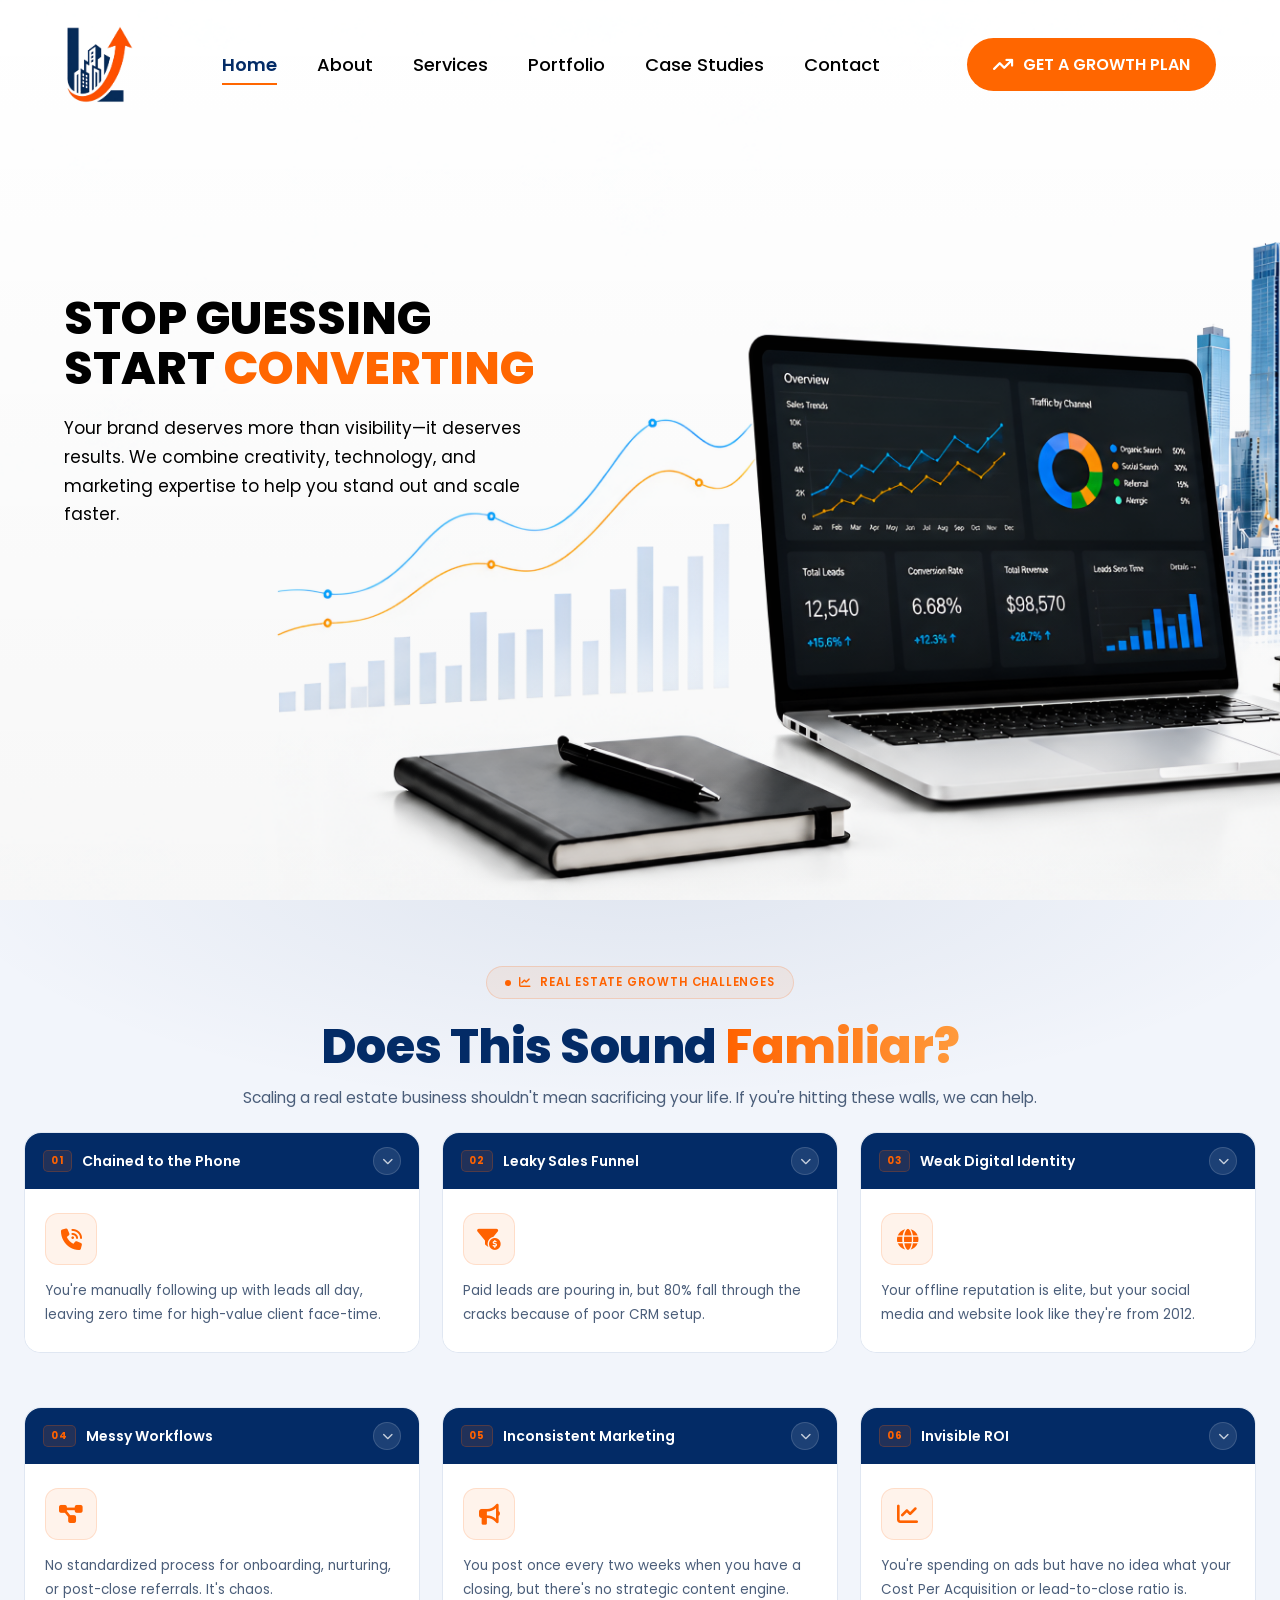
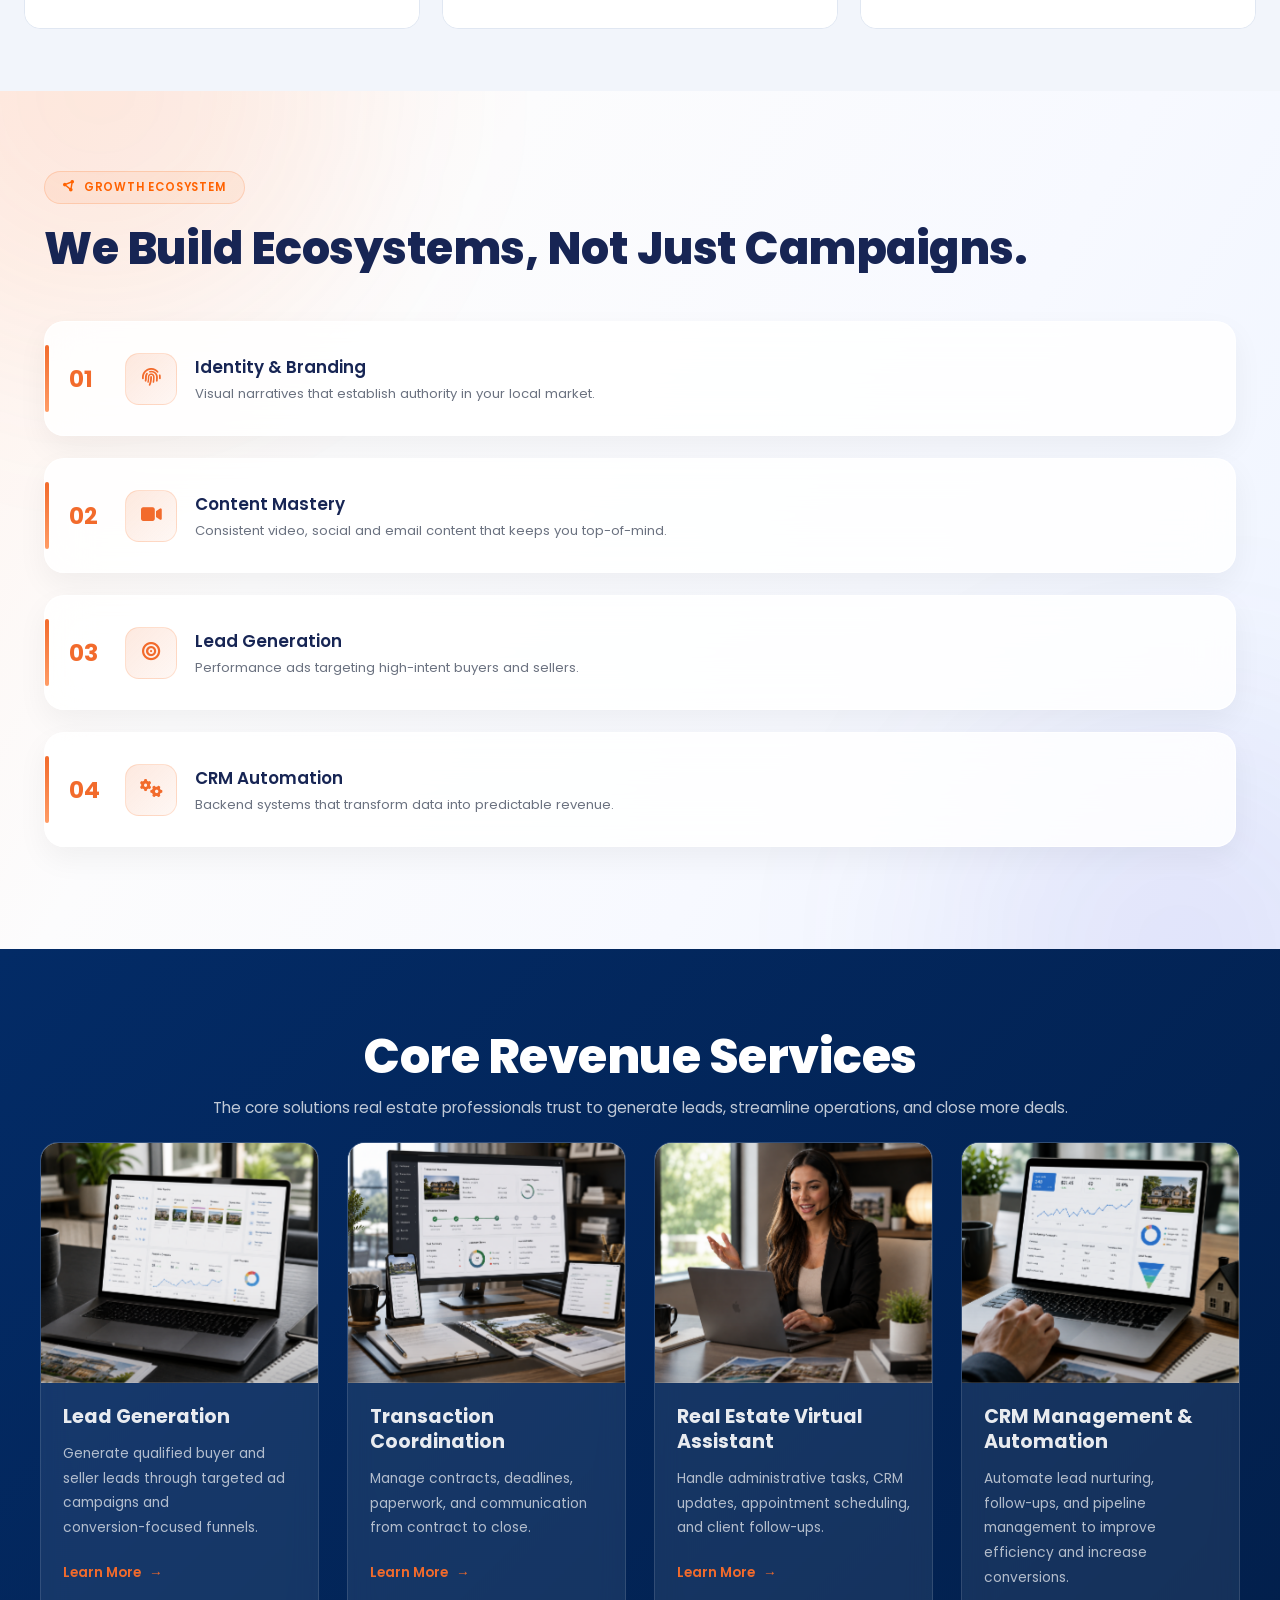
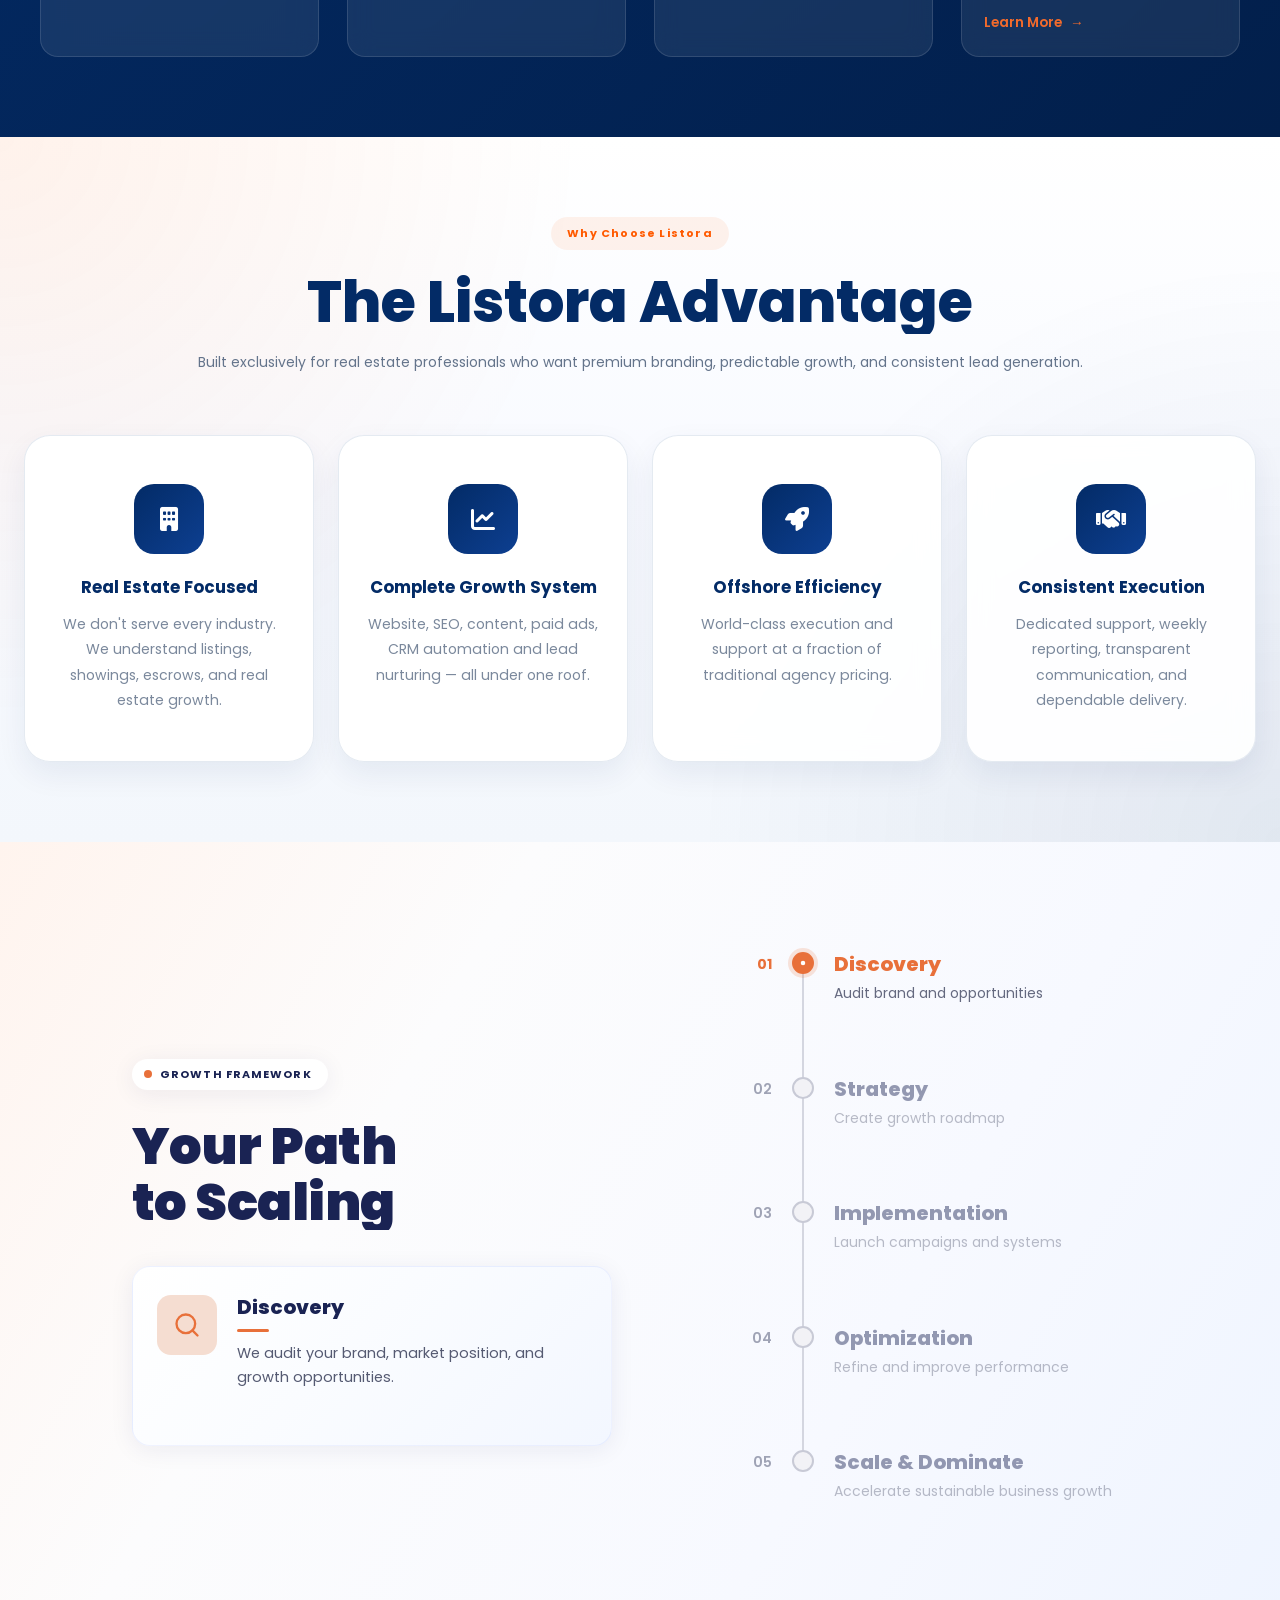
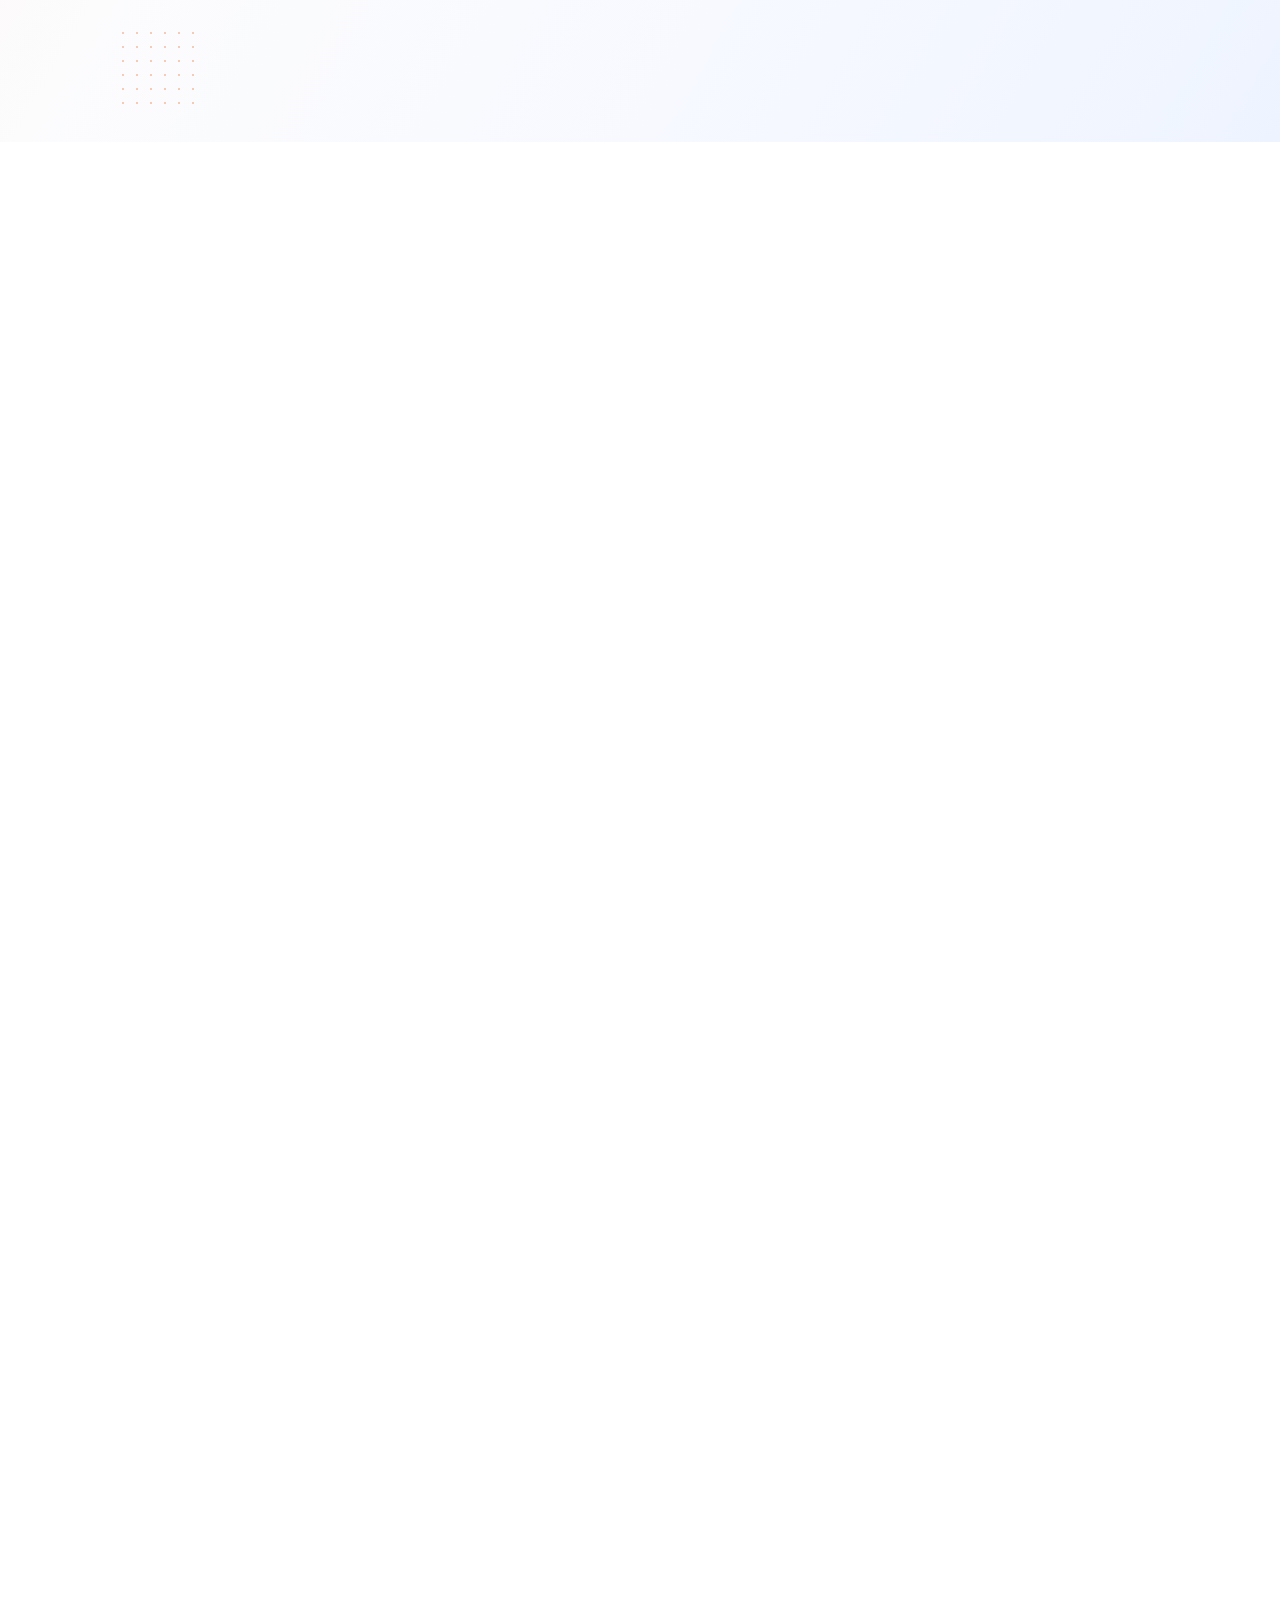
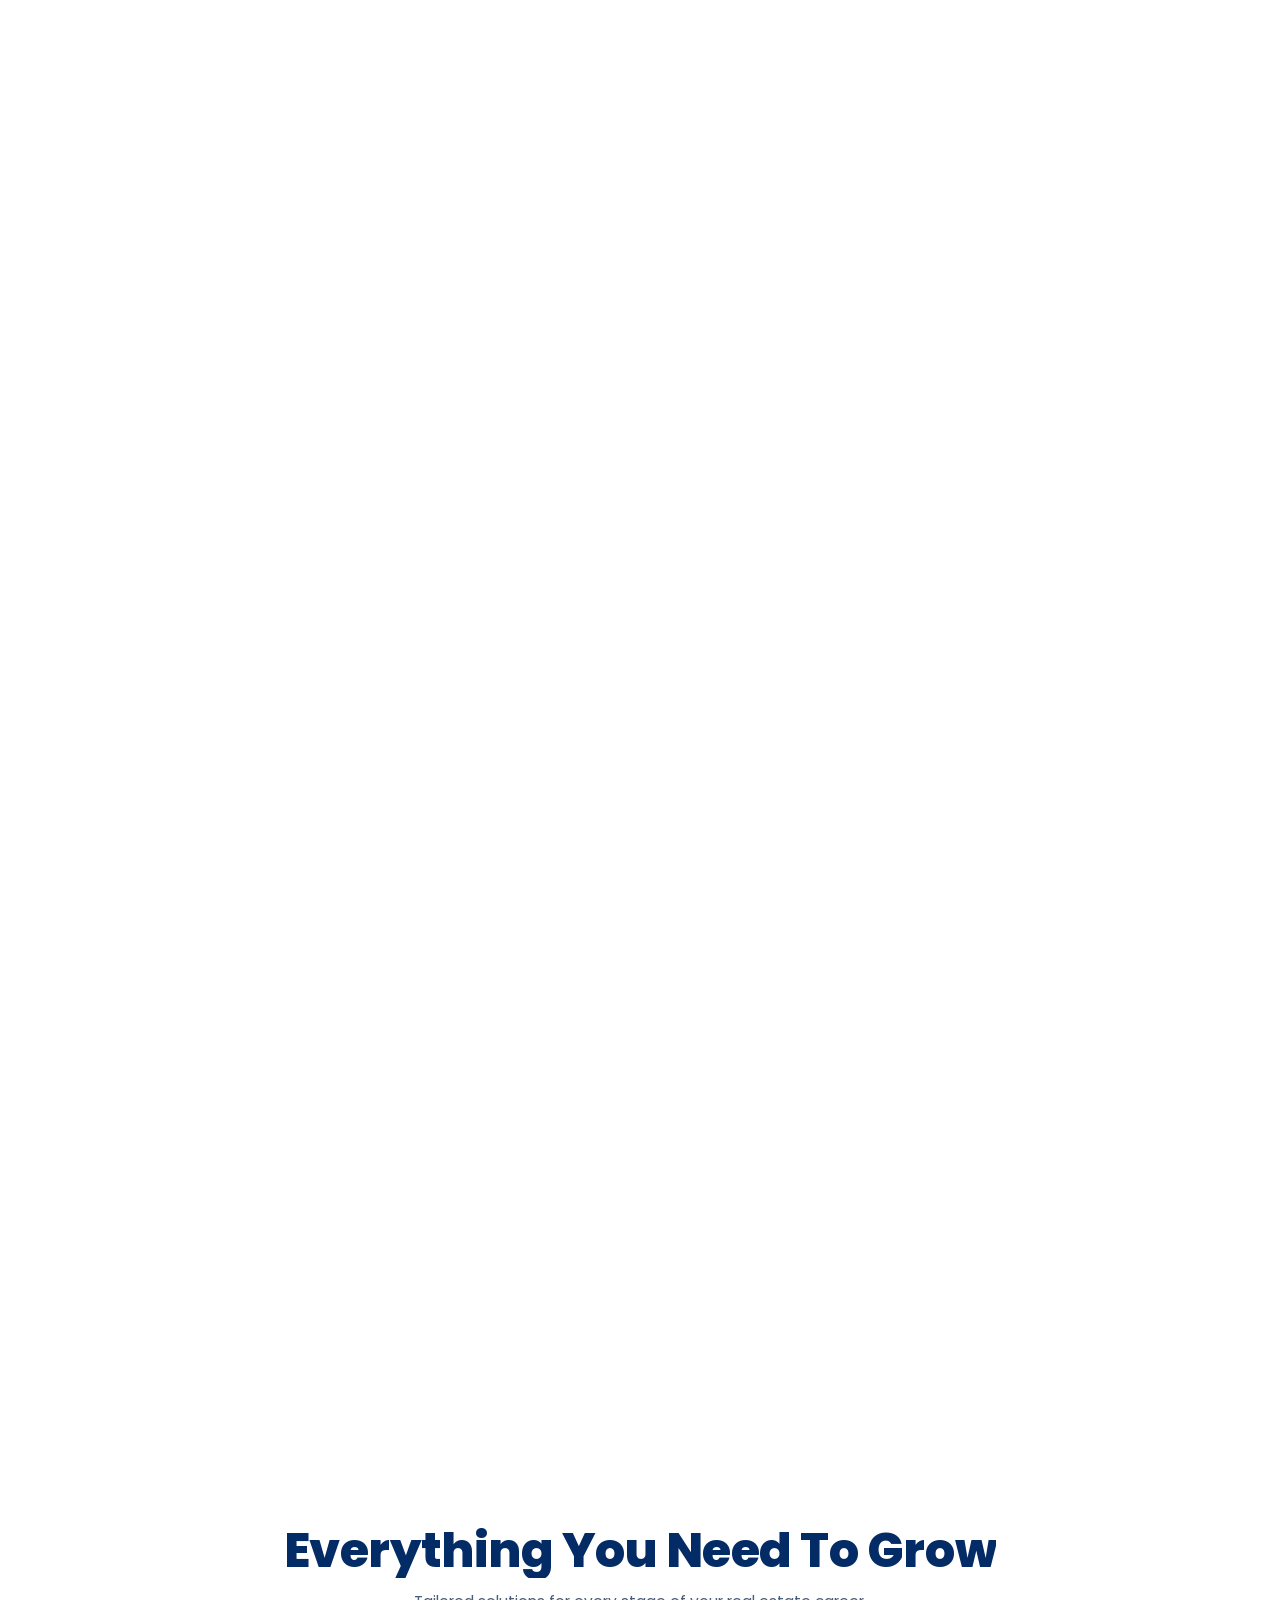
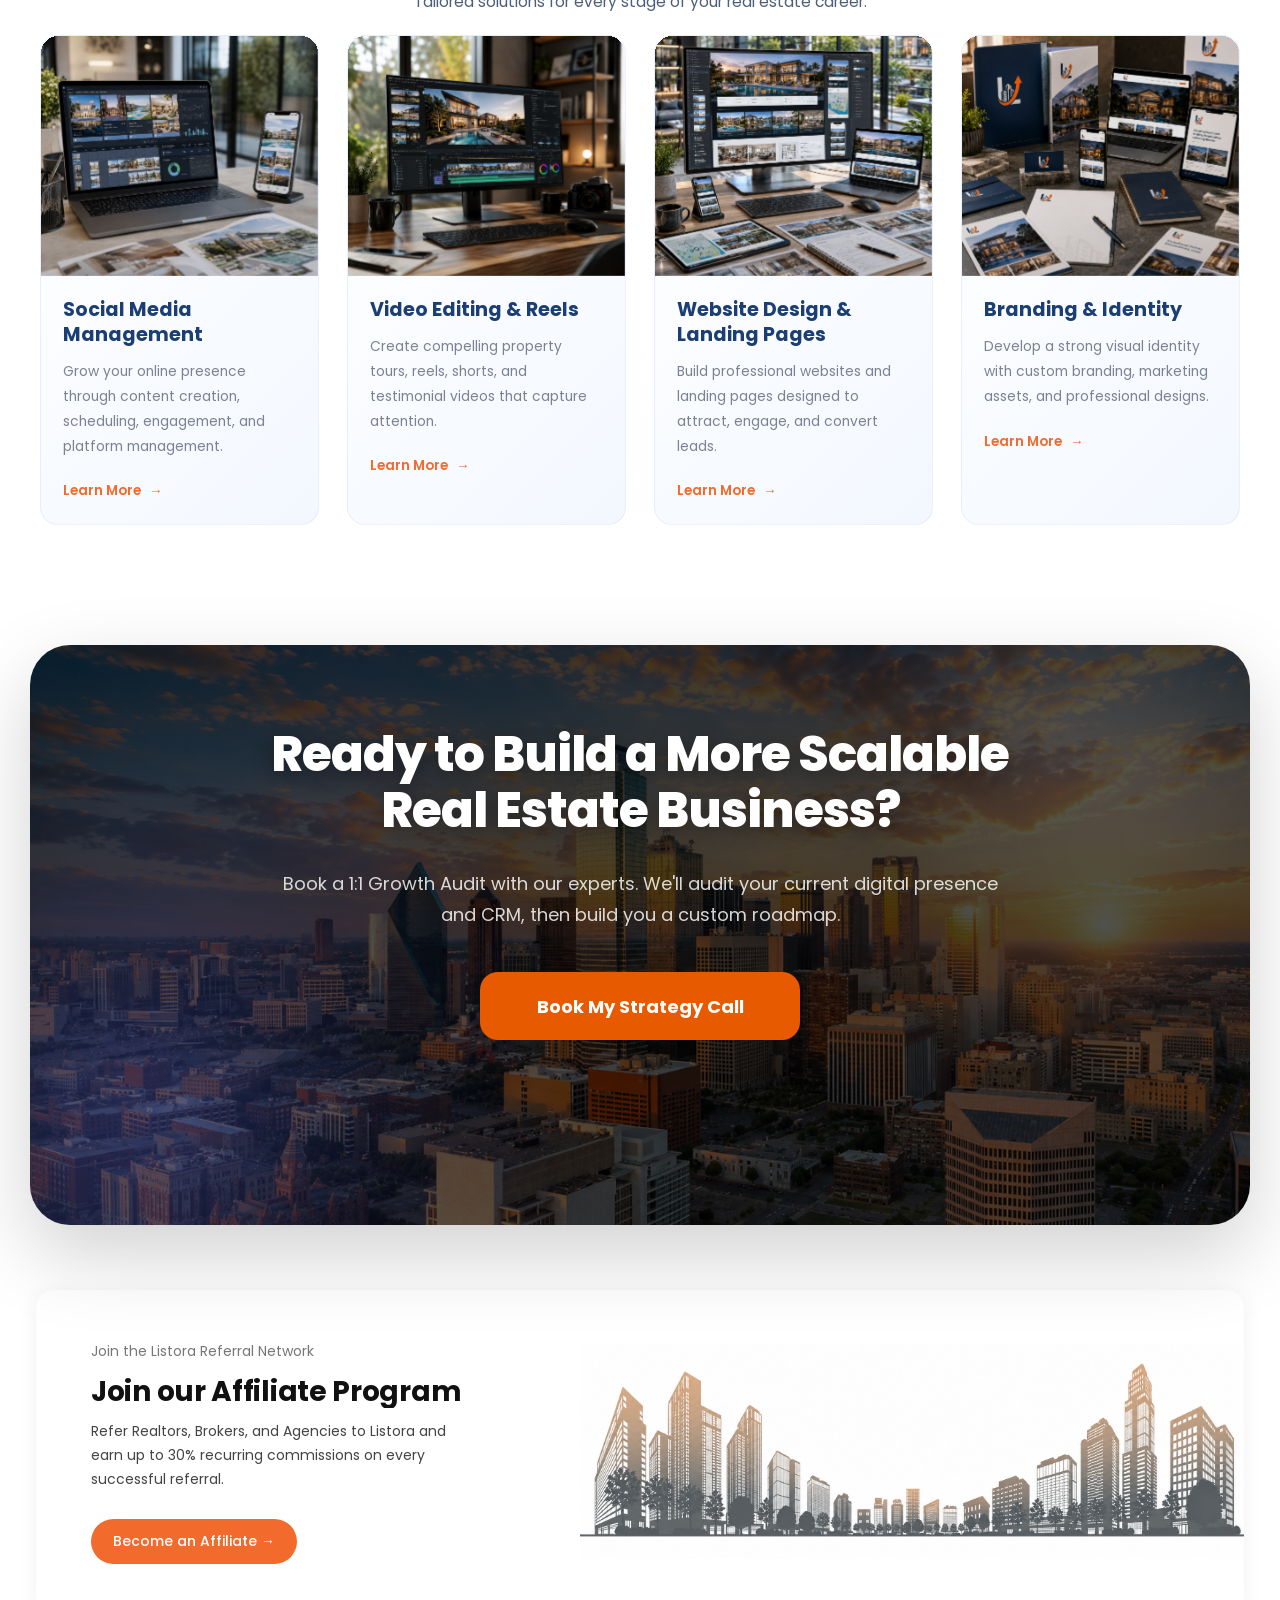
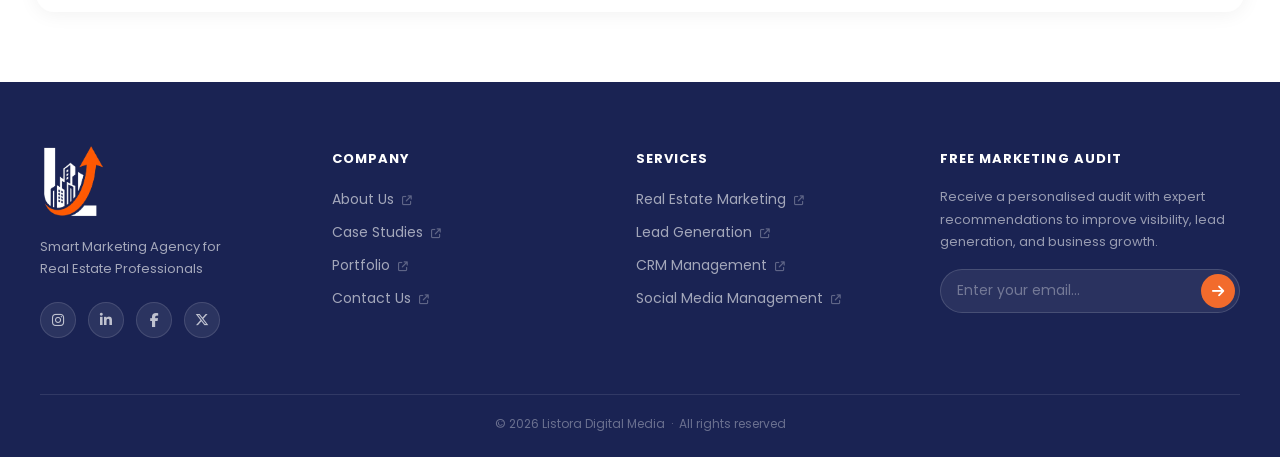
<file: index.html>
<!DOCTYPE html>
<html lang="en">

<head>
    <meta charset="UTF-8">
    <meta name="viewport" content="width=device-width, initial-scale=1.0">
    <meta name="description"
        content="Listora — Smart Marketing Agency for Real Estate Professionals. Lead generation, CRM automation, branding, and content systems.">
    <title>Listora | Smart Marketing for Real Estate</title>

    <!-- Fonts: Poppins only (single active family) -->
    <link rel="preconnect" href="https://fonts.googleapis.com">
    <link rel="preconnect" href="https://fonts.gstatic.com" crossorigin>
    <link href="https://fonts.googleapis.com/css2?family=Poppins:wght@300;400;500;600;700;800&display=swap"
        rel="stylesheet">

    <!-- Icons -->
    <link rel="stylesheet" href="https://cdnjs.cloudflare.com/ajax/libs/font-awesome/6.6.0/css/all.min.css">

    <link rel="stylesheet" href="style.css">
    <link rel="stylesheet" href="drawer.css">
</head>

<body>

    <!-- ═══════════════════════════════════════════
       OVERLAY
  ═══════════════════════════════════════════ -->
    <div class="nav-overlay" id="navOverlay" aria-hidden="true"></div>

    <!-- ═══════════════════════════════════════════
       MOBILE DRAWER
  ═══════════════════════════════════════════ -->
    <nav class="nav-drawer" id="navDrawer" aria-label="Mobile navigation" aria-hidden="true">

        <div class="drawer-header">
            <a href="index.html" class="drawer-logo">
                <img src="logo.png" alt="Listora">
            </a>
            <button class="drawer-close-btn" id="drawerCloseBtn" aria-label="Close navigation">
                <span class="drawer-close-icon">
                    <span></span>
                    <span></span>
                </span>
            </button>
        </div>

        <ul class="drawer-links" role="list">
            <li class="drawer-link-item" style="--i:0">
                <a href="index.html" class="drawer-link active">
                    <span class="drawer-link-num">01</span>
                    <span class="drawer-link-text">Home</span>
                    <i class="fa-solid fa-arrow-right drawer-link-arrow" aria-hidden="true"></i>
                </a>
            </li>
            <li class="drawer-link-item" style="--i:1">
                <a href="about.html" class="drawer-link">
                    <span class="drawer-link-num">02</span>
                    <span class="drawer-link-text">About</span>
                    <i class="fa-solid fa-arrow-right drawer-link-arrow" aria-hidden="true"></i>
                </a>
            </li>
            <li class="drawer-link-item" style="--i:2">
                <a href="service.html" class="drawer-link">
                    <span class="drawer-link-num">03</span>
                    <span class="drawer-link-text">Services</span>
                    <i class="fa-solid fa-arrow-right drawer-link-arrow" aria-hidden="true"></i>
                </a>
            </li>
            <li class="drawer-link-item" style="--i:3">
                <a href="portfolio.html" class="drawer-link">
                    <span class="drawer-link-num">04</span>
                    <span class="drawer-link-text">Portfolio</span>
                    <i class="fa-solid fa-arrow-right drawer-link-arrow" aria-hidden="true"></i>
                </a>
            </li>
            <li class="drawer-link-item" style="--i:3">
                <a href="casestudies.html" class="drawer-link">
                    <span class="drawer-link-num">05</span>
                    <span class="drawer-link-text">Case Studies</span>
                    <i class="fa-solid fa-arrow-right drawer-link-arrow" aria-hidden="true"></i>
                </a>
            </li>
            <li class="drawer-link-item" style="--i:4">
                <a href="contact.html" class="drawer-link">
                    <span class="drawer-link-num">06</span>
                    <span class="drawer-link-text">Contact</span>
                    <i class="fa-solid fa-arrow-right drawer-link-arrow" aria-hidden="true"></i>
                </a>
            </li>
        </ul>

        <div class="drawer-cta-wrap" style="--i:5">
            <a href="contact.html" class="drawer-cta-btn">
                <i class="fa-solid fa-arrow-trend-up" aria-hidden="true"></i>
                GET A GROWTH PLAN
            </a>
        </div>

        <div class="drawer-footer" style="--i:6">
            <p class="drawer-footer-text">Smart Marketing Agency for Real Estate Professionals</p>
            <div class="drawer-social-links">
                <a href="#" aria-label="Instagram"><i class="fa-brands fa-instagram" aria-hidden="true"></i></a>
                <a href="#" aria-label="LinkedIn"><i class="fa-brands fa-linkedin-in" aria-hidden="true"></i></a>
                <a href="#" aria-label="Facebook"><i class="fa-brands fa-facebook-f" aria-hidden="true"></i></a>
                <a href="#" aria-label="X / Twitter"><i class="fa-brands fa-x-twitter" aria-hidden="true"></i></a>
            </div>
        </div>

        <div class="drawer-accent" aria-hidden="true"></div>
    </nav>

    <!-- ═══════════════════════════════════════════
       HERO
  ═══════════════════════════════════════════ -->
    <header class="hero">

        <nav class="navbar" aria-label="Primary navigation">
            <a href="index.html" class="logo">
                <img src="logo.png" alt="Listora home">
            </a>

            <ul class="nav-links" id="desktopNavLinks" role="list">
                <li><a href="index.html" class="active" aria-current="page">Home</a></li>
                <li><a href="about.html">About</a></li>
                <li><a href="service.html">Services</a></li>
                <li><a href="portfolio.html">Portfolio</a></li>
                <li><a href="casestudies.html">Case Studies</a></li>
                <li><a href="contact.html">Contact</a></li>
            </ul>

            <a href="contact.html" class="subscribe-btn">
                <i class="fa-solid fa-arrow-trend-up" aria-hidden="true"></i>
                GET A GROWTH PLAN
            </a>

            <button class="menu-btn" id="menuBtn" aria-label="Open navigation" aria-expanded="false"
                aria-controls="navDrawer">
                <span></span>
                <span></span>
                <span></span>
            </button>
        </nav>

        <div class="hero-content">
            <h1>
                STOP GUESSING <br>START
                <span class="typing-text" aria-live="polite"></span>
            </h1>
            <p>
                Your brand deserves more than visibility—it deserves results. We combine creativity, technology, and
                marketing expertise to help you stand out and scale faster.
            </p>
        </div>

    </header>

    <main>

        <!-- ═══════════════════════════════════════════
         PROBLEMS
    ═══════════════════════════════════════════ -->
        <section class="problems-section">
            <div class="container">

                <!-- ── Header ─────────────────────────────────────────── -->
                <div class="section-header">

                    <span class="section-tag">
                        <span class="tag-dot"></span>
                        <i class="fa-solid fa-chart-line"></i>
                        Real Estate Growth Challenges
                    </span>

                    <h2>Does This Sound <span class="gradient-text">Familiar?</span></h2>

                    <p>Scaling a real estate business shouldn't mean sacrificing your life.
                        If you're hitting these walls, we can help.</p>

                </div>

                <!-- ── Grid ───────────────────────────────────────────── -->
                <div class="cards-grid">

                    <!-- Card 1 -->
                    <article class="problem-card" data-index="0">

                        <!-- TOP: navy accordion header (always visible) -->
                        <div class="card-header" role="button" tabindex="0" aria-expanded="false"
                            aria-controls="panel-0">
                            <div class="header-left">
                                <span class="card-num">01</span>
                                <h3>Chained to the Phone</h3>
                            </div>
                            <span class="toggle-btn">
                                <i class="fas fa-chevron-down"></i>
                            </span>
                        </div>

                        <!-- MIDDLE: card body (hover fill target) -->
                        <div class="card-body">
                            <div class="icon-box">
                                <i class="fas fa-phone-volume"></i>
                            </div>
                            <p class="card-desc">You're manually following up with leads all day,
                                leaving zero time for high-value client face-time.</p>
                        </div>

                        <!-- BOTTOM: pain point panel (drops from top on click) -->
                        <div class="pain-panel" id="panel-0" role="region" aria-hidden="true">
                            <div class="pain-inner">
                                <span class="pain-badge">
                                    <i class="fas fa-triangle-exclamation"></i> Pain Point
                                </span>
                                <p>Leads slip through the cracks because follow-ups are inconsistent
                                    and manual — costing you closings every single month.</p>
                                <div class="stat-row">
                                    <strong>73%</strong>
                                    <span>of leads never receive a second follow-up</span>
                                </div>
                            </div>
                        </div>

                    </article>

                    <!-- Card 2 -->
                    <article class="problem-card" data-index="1">
                        <div class="card-header" role="button" tabindex="0" aria-expanded="false"
                            aria-controls="panel-1">
                            <div class="header-left">
                                <span class="card-num">02</span>
                                <h3>Leaky Sales Funnel</h3>
                            </div>
                            <span class="toggle-btn"><i class="fas fa-chevron-down"></i></span>
                        </div>
                        <div class="card-body">
                            <div class="icon-box"><i class="fas fa-filter-circle-dollar"></i></div>
                            <p class="card-desc">Paid leads are pouring in, but 80% fall through
                                the cracks because of poor CRM setup.</p>
                        </div>
                        <div class="pain-panel" id="panel-1" role="region" aria-hidden="true">
                            <div class="pain-inner">
                                <span class="pain-badge"><i class="fas fa-triangle-exclamation"></i> Pain Point</span>
                                <p>Without a structured CRM pipeline, your ad spend generates interest
                                    but not conversions — a silent drain on your budget.</p>
                                <div class="stat-row">
                                    <strong>80%</strong>
                                    <span>of paid leads lost to poor follow-up systems</span>
                                </div>
                            </div>
                        </div>
                    </article>

                    <!-- Card 3 -->
                    <article class="problem-card" data-index="2">
                        <div class="card-header" role="button" tabindex="0" aria-expanded="false"
                            aria-controls="panel-2">
                            <div class="header-left">
                                <span class="card-num">03</span>
                                <h3>Weak Digital Identity</h3>
                            </div>
                            <span class="toggle-btn"><i class="fas fa-chevron-down"></i></span>
                        </div>
                        <div class="card-body">
                            <div class="icon-box"><i class="fas fa-globe"></i></div>
                            <p class="card-desc">Your offline reputation is elite, but your social media
                                and website look like they're from 2012.</p>
                        </div>
                        <div class="pain-panel" id="panel-2" role="region" aria-hidden="true">
                            <div class="pain-inner">
                                <span class="pain-badge"><i class="fas fa-triangle-exclamation"></i> Pain Point</span>
                                <p>Prospects Google you before they call — an outdated digital presence
                                    signals a lack of credibility and kills deals before they start.</p>
                                <div class="stat-row">
                                    <strong>94%</strong>
                                    <span>of first impressions are design-related</span>
                                </div>
                            </div>
                        </div>
                    </article>

                    <!-- Card 4 -->
                    <article class="problem-card" data-index="3">
                        <div class="card-header" role="button" tabindex="0" aria-expanded="false"
                            aria-controls="panel-3">
                            <div class="header-left">
                                <span class="card-num">04</span>
                                <h3>Messy Workflows</h3>
                            </div>
                            <span class="toggle-btn"><i class="fas fa-chevron-down"></i></span>
                        </div>
                        <div class="card-body">
                            <div class="icon-box"><i class="fas fa-diagram-project"></i></div>
                            <p class="card-desc">No standardized process for onboarding, nurturing,
                                or post-close referrals. It's chaos.</p>
                        </div>
                        <div class="pain-panel" id="panel-3" role="region" aria-hidden="true">
                            <div class="pain-inner">
                                <span class="pain-badge"><i class="fas fa-triangle-exclamation"></i> Pain Point</span>
                                <p>Inconsistent onboarding means you're leaving repeat business and
                                    referrals — your highest-ROI channel — completely on the table.</p>
                                <div class="stat-row">
                                    <strong>5×</strong>
                                    <span>more costly to acquire than retain a client</span>
                                </div>
                            </div>
                        </div>
                    </article>

                    <!-- Card 5 -->
                    <article class="problem-card" data-index="4">
                        <div class="card-header" role="button" tabindex="0" aria-expanded="false"
                            aria-controls="panel-4">
                            <div class="header-left">
                                <span class="card-num">05</span>
                                <h3>Inconsistent Marketing</h3>
                            </div>
                            <span class="toggle-btn"><i class="fas fa-chevron-down"></i></span>
                        </div>
                        <div class="card-body">
                            <div class="icon-box"><i class="fas fa-bullhorn"></i></div>
                            <p class="card-desc">You post once every two weeks when you have a closing,
                                but there's no strategic content engine.</p>
                        </div>
                        <div class="pain-panel" id="panel-4" role="region" aria-hidden="true">
                            <div class="pain-inner">
                                <span class="pain-badge"><i class="fas fa-triangle-exclamation"></i> Pain Point</span>
                                <p>Sporadic posting destroys algorithmic reach — without a consistent
                                    cadence, your brand stays invisible between transactions.</p>
                                <div class="stat-row">
                                    <strong>3×</strong>
                                    <span>more leads generated through consistent content</span>
                                </div>
                            </div>
                        </div>
                    </article>

                    <!-- Card 6 -->
                    <article class="problem-card" data-index="5">
                        <div class="card-header" role="button" tabindex="0" aria-expanded="false"
                            aria-controls="panel-5">
                            <div class="header-left">
                                <span class="card-num">06</span>
                                <h3>Invisible ROI</h3>
                            </div>
                            <span class="toggle-btn"><i class="fas fa-chevron-down"></i></span>
                        </div>
                        <div class="card-body">
                            <div class="icon-box"><i class="fas fa-chart-line"></i></div>
                            <p class="card-desc">You're spending on ads but have no idea what your
                                Cost Per Acquisition or lead-to-close ratio is.</p>
                        </div>
                        <div class="pain-panel" id="panel-5" role="region" aria-hidden="true">
                            <div class="pain-inner">
                                <span class="pain-badge"><i class="fas fa-triangle-exclamation"></i> Pain Point</span>
                                <p>Flying blind on spend means you can't scale what's working or cut
                                    what isn't — your budget bleeds with no dashboard to stop it.</p>
                                <div class="stat-row">
                                    <strong>62%</strong>
                                    <span>of ad spend wasted without proper tracking</span>
                                </div>
                            </div>
                        </div>
                    </article>

                </div><!-- /.cards-grid -->
            </div><!-- /.container -->
        </section>

        <!-- ═══════════════════════════════════════════
         ECOSYSTEM
    ═══════════════════════════════════════════ -->
        <section class="ecosystem" aria-labelledby="ecosystem-heading">
            <div class="container">

                <div class="section-tag">
                    <i class="fa-solid fa-circle-nodes" aria-hidden="true"></i>
                    <span>Growth Ecosystem</span>
                </div>

                <h2 id="ecosystem-heading">We Build Ecosystems, Not Just Campaigns.</h2>

                <!-- Card 1 -->
                <article class="flip-card">
                    <div class="flip-card-inner">
                        <div class="flip-card-front">
                            <span class="number" aria-hidden="true">01</span>
                            <div class="icon-box">
                                <i class="fa-solid fa-fingerprint" aria-hidden="true"></i>
                            </div>
                            <div class="content">
                                <h3>Identity &amp; Branding</h3>
                                <p>Visual narratives that establish authority in your local market.</p>
                            </div>
                        </div>
                        <div class="flip-card-back">
                            <i class="fa-solid fa-fingerprint" aria-hidden="true"></i>
                            <h3>Identity &amp; Branding</h3>
                            <p>We craft memorable brands, messaging, and visual identities that position your business
                                as the obvious choice.</p>
                        </div>
                    </div>
                </article>

                <!-- Card 2 -->
                <article class="flip-card">
                    <div class="flip-card-inner">
                        <div class="flip-card-front">
                            <span class="number" aria-hidden="true">02</span>
                            <div class="icon-box">
                                <i class="fa-solid fa-video" aria-hidden="true"></i>
                            </div>
                            <div class="content">
                                <h3>Content Mastery</h3>
                                <p>Consistent video, social and email content that keeps you top-of-mind.</p>
                            </div>
                        </div>
                        <div class="flip-card-back">
                            <i class="fa-solid fa-video" aria-hidden="true"></i>
                            <h3>Content Mastery</h3>
                            <p>Strategic content systems that attract, educate and convert your audience across multiple
                                platforms.</p>
                        </div>
                    </div>
                </article>

                <!-- Card 3 -->
                <article class="flip-card">
                    <div class="flip-card-inner">
                        <div class="flip-card-front">
                            <span class="number" aria-hidden="true">03</span>
                            <div class="icon-box">
                                <i class="fa-solid fa-bullseye" aria-hidden="true"></i>
                            </div>
                            <div class="content">
                                <h3>Lead Generation</h3>
                                <p>Performance ads targeting high-intent buyers and sellers.</p>
                            </div>
                        </div>
                        <div class="flip-card-back">
                            <i class="fa-solid fa-bullseye" aria-hidden="true"></i>
                            <h3>Lead Generation</h3>
                            <p>Data-driven campaigns designed to generate qualified leads and maximize return on
                                investment.</p>
                        </div>
                    </div>
                </article>

                <!-- Card 4 -->
                <article class="flip-card">
                    <div class="flip-card-inner">
                        <div class="flip-card-front">
                            <span class="number" aria-hidden="true">04</span>
                            <div class="icon-box">
                                <i class="fa-solid fa-gears" aria-hidden="true"></i>
                            </div>
                            <div class="content">
                                <h3>CRM Automation</h3>
                                <p>Backend systems that transform data into predictable revenue.</p>
                            </div>
                        </div>
                        <div class="flip-card-back">
                            <i class="fa-solid fa-gears" aria-hidden="true"></i>
                            <h3>CRM Automation</h3>
                            <p>Automated follow-ups, lead nurturing, CRM integrations and sales workflows that close
                                more deals.</p>
                        </div>
                    </div>
                </article>

            </div>
        </section>

        <!-- ═══════════════════════════════════════════
         CORE REVENUE SERVICES
    ═══════════════════════════════════════════ -->
        <section class="featured-services" aria-labelledby="featured-heading">
            <div class="container--wide">

                <div class="section-header">
                    <h2 id="featured-heading">Core Revenue Services</h2>
                    <p>The core solutions real estate professionals trust to generate leads, streamline operations, and
                        close more deals.</p>
                </div>

                <div class="services-grid">

                    <article class="service-card">
                        <div class="card-image">
                            <img src="a1.png" alt="Lead Generation service">
                        </div>
                        <div class="card-content">
                            <h3>Lead Generation</h3>
                            <p>Generate qualified buyer and seller leads through targeted ad campaigns and
                                conversion-focused funnels.</p>
                            <a href="lead.html" class="learn-btn">Learn More <span aria-hidden="true">→</span></a>
                        </div>
                    </article>

                    <article class="service-card">
                        <div class="card-image">
                            <img src="a2.png" alt="Transaction Coordination service">
                        </div>
                        <div class="card-content">
                            <h3>Transaction Coordination</h3>
                            <p>Manage contracts, deadlines, paperwork, and communication from contract to close.</p>
                            <a href="tc.html" class="learn-btn">Learn More <span aria-hidden="true">→</span></a>
                        </div>
                    </article>

                    <article class="service-card">
                        <div class="card-image">
                            <img src="a3.png" alt="Real Estate Virtual Assistant service">
                        </div>
                        <div class="card-content">
                            <h3>Real Estate Virtual Assistant</h3>
                            <p>Handle administrative tasks, CRM updates, appointment scheduling, and client follow-ups.
                            </p>
                            <a href="reva.html" class="learn-btn">Learn More <span aria-hidden="true">→</span></a>
                        </div>
                    </article>

                    <article class="service-card">
                        <div class="card-image">
                            <img src="a4.png" alt="CRM Management and Automation service">
                        </div>
                        <div class="card-content">
                            <h3>CRM Management &amp; Automation</h3>
                            <p>Automate lead nurturing, follow-ups, and pipeline management to improve efficiency and
                                increase conversions.</p>
                            <a href="CRM.HTML" class="learn-btn">Learn More <span aria-hidden="true">→</span></a>
                        </div>
                    </article>

                </div>
            </div>
        </section>

        <!-- ═══════════════════════════════════════════
         LISTORA ADVANTAGE
    ═══════════════════════════════════════════ -->
        <section class="listora-advantage-section" aria-labelledby="advantage-heading">
            <div class="container">

                <div class="listora-advantage-header">
                    <span class="listora-advantage-badge">Why Choose Listora</span>
                    <h2 id="advantage-heading">The Listora Advantage</h2>
                    <p>Built exclusively for real estate professionals who want premium branding, predictable growth,
                        and consistent lead generation.</p>
                </div>

                <div class="listora-advantage-grid">

                    <article class="listora-advantage-card">
                        <div class="listora-advantage-icon">
                            <i class="fas fa-building" aria-hidden="true"></i>
                        </div>
                        <h3>Real Estate Focused</h3>
                        <p>We don't serve every industry. We understand listings, showings, escrows, and real estate
                            growth.</p>
                    </article>

                    <article class="listora-advantage-card">
                        <div class="listora-advantage-icon">
                            <i class="fas fa-chart-line" aria-hidden="true"></i>
                        </div>
                        <h3>Complete Growth System</h3>
                        <p>Website, SEO, content, paid ads, CRM automation and lead nurturing — all under one roof.</p>
                    </article>

                    <article class="listora-advantage-card">
                        <div class="listora-advantage-icon">
                            <i class="fas fa-rocket" aria-hidden="true"></i>
                        </div>
                        <h3>Offshore Efficiency</h3>
                        <p>World-class execution and support at a fraction of traditional agency pricing.</p>
                    </article>

                    <article class="listora-advantage-card">
                        <div class="listora-advantage-icon">
                            <i class="fas fa-handshake" aria-hidden="true"></i>
                        </div>
                        <h3>Consistent Execution</h3>
                        <p>Dedicated support, weekly reporting, transparent communication, and dependable delivery.</p>
                    </article>

                </div>
            </div>
        </section>

        <!-- ═══════════════════════════════════════════
         TIMELINE
    ═══════════════════════════════════════════ -->
        <section class="timelinepro-section" id="timelinepro-root" aria-labelledby="timeline-heading">

            <div class="timelinepro-left" id="timelinepro-left-panel">

                <div class="timelinepro-badge">
                    <span class="timelinepro-badge-dot" aria-hidden="true"></span>
                    GROWTH FRAMEWORK
                </div>

                <h2 class="timelinepro-heading" id="timeline-heading">Your Path<br>to Scaling</h2>

                <div class="timelinepro-card" id="timelinepro-card" aria-live="polite">
                    <div class="timelinepro-card-icon-wrap" id="timelinepro-card-icon" aria-hidden="true"></div>
                    <div class="timelinepro-card-body">
                        <h3 class="timelinepro-card-title" id="timelinepro-card-title"></h3>
                        <div class="timelinepro-card-divider" aria-hidden="true"></div>
                        <p class="timelinepro-card-desc" id="timelinepro-card-desc"></p>
                    </div>
                </div>

                <div class="timelinepro-dots" aria-hidden="true">
                    <div class="timelinepro-dots-grid"></div>
                </div>

            </div>

            <div class="timelinepro-right" id="timelinepro-right-panel">

                <div class="timelinepro-track" id="timelinepro-track" aria-hidden="true">
                    <div class="timelinepro-track-bg" id="timelinepro-track-bg"></div>
                    <div class="timelinepro-track-fill" id="timelinepro-track-fill"></div>
                </div>

                <ol class="timelinepro-steps" id="timelinepro-steps">
                    <li class="timelinepro-step" data-step="0">
                        <span class="timelinepro-step-num" aria-hidden="true">01</span>
                        <div class="timelinepro-node-wrap" aria-hidden="true">
                            <div class="timelinepro-node"></div>
                        </div>
                        <div class="timelinepro-step-content">
                            <h4 class="timelinepro-step-title">Discovery</h4>
                            <p class="timelinepro-step-desc">Audit brand and opportunities</p>
                        </div>
                    </li>
                    <li class="timelinepro-step" data-step="1">
                        <span class="timelinepro-step-num" aria-hidden="true">02</span>
                        <div class="timelinepro-node-wrap" aria-hidden="true">
                            <div class="timelinepro-node"></div>
                        </div>
                        <div class="timelinepro-step-content">
                            <h4 class="timelinepro-step-title">Strategy</h4>
                            <p class="timelinepro-step-desc">Create growth roadmap</p>
                        </div>
                    </li>
                    <li class="timelinepro-step" data-step="2">
                        <span class="timelinepro-step-num" aria-hidden="true">03</span>
                        <div class="timelinepro-node-wrap" aria-hidden="true">
                            <div class="timelinepro-node"></div>
                        </div>
                        <div class="timelinepro-step-content">
                            <h4 class="timelinepro-step-title">Implementation</h4>
                            <p class="timelinepro-step-desc">Launch campaigns and systems</p>
                        </div>
                    </li>
                    <li class="timelinepro-step" data-step="3">
                        <span class="timelinepro-step-num" aria-hidden="true">04</span>
                        <div class="timelinepro-node-wrap" aria-hidden="true">
                            <div class="timelinepro-node"></div>
                        </div>
                        <div class="timelinepro-step-content">
                            <h4 class="timelinepro-step-title">Optimization</h4>
                            <p class="timelinepro-step-desc">Refine and improve performance</p>
                        </div>
                    </li>
                    <li class="timelinepro-step" data-step="4">
                        <span class="timelinepro-step-num" aria-hidden="true">05</span>
                        <div class="timelinepro-node-wrap" aria-hidden="true">
                            <div class="timelinepro-node"></div>
                        </div>
                        <div class="timelinepro-step-content">
                            <h4 class="timelinepro-step-title">Scale &amp; Dominate</h4>
                            <p class="timelinepro-step-desc">Accelerate sustainable business growth</p>
                        </div>
                    </li>
                </ol>

            </div>
        </section>

        <!-- ═══════════════════════════════════════════
         GROWTH SERVICES
    ═══════════════════════════════════════════ -->
        <section class="growth-section" aria-labelledby="growth-heading">
            <div class="container--wide">

                <div class="section-header">
                    <h2 id="growth-heading">Everything You Need To Grow</h2>
                    <p>Tailored solutions for every stage of your real estate career.</p>
                </div>

                <div class="services-grid">

                    <article class="service-card">
                        <div class="card-image">
                            <img src="b1.png" alt="Social Media Management service">
                        </div>
                        <div class="card-content">
                            <h3>Social Media Management</h3>
                            <p>Grow your online presence through content creation, scheduling, engagement, and platform
                                management.</p>
                            <a href="socialmedia.html" class="learn-btn">Learn More <span
                                    aria-hidden="true">→</span></a>
                        </div>
                    </article>

                    <article class="service-card">
                        <div class="card-image">
                            <img src="b2.png" alt="Video Editing and Reels service">
                        </div>
                        <div class="card-content">
                            <h3>Video Editing &amp; Reels</h3>
                            <p>Create compelling property tours, reels, shorts, and testimonial videos that capture
                                attention.</p>
                            <a href="reels.html" class="learn-btn">Learn More <span aria-hidden="true">→</span></a>
                        </div>
                    </article>

                    <article class="service-card">
                        <div class="card-image">
                            <img src="b3.png" alt="Website Design and Landing Pages service">
                        </div>
                        <div class="card-content">
                            <h3>Website Design &amp; Landing Pages</h3>
                            <p>Build professional websites and landing pages designed to attract, engage, and convert
                                leads.</p>
                            <a href="website.html" class="learn-btn">Learn More <span aria-hidden="true">→</span></a>
                        </div>
                    </article>

                    <article class="service-card">
                        <div class="card-image">
                            <img src="b4.png" alt="Branding and Identity service">
                        </div>
                        <div class="card-content">
                            <h3>Branding &amp; Identity</h3>
                            <p>Develop a strong visual identity with custom branding, marketing assets, and professional
                                designs.</p>
                            <a href="#" class="learn-btn">Learn More <span aria-hidden="true">→</span></a>
                        </div>
                    </article>

                </div>
            </div>
        </section>

        <!-- ═══════════════════════════════════════════
         CTA
    ═══════════════════════════════════════════ -->
        <section class="ref-cta-section" aria-labelledby="cta-heading">
            <div class="ref-cta-container">

                <div class="ref-cta-glow ref-cta-glow-left" aria-hidden="true"></div>
                <div class="ref-cta-glow ref-cta-glow-right" aria-hidden="true"></div>

                <div class="ref-cta-content">
                    <h2 class="ref-cta-title" id="cta-heading">
                        Ready to Build a More Scalable
                        <span>Real Estate Business?</span>
                    </h2>
                    <p class="ref-cta-description">
                        Book a 1:1 Growth Audit with our experts. We'll audit your current digital presence and CRM,
                        then build you a custom roadmap.
                    </p>
                    <a href="contact.html" class="ref-cta-button">Book My Strategy Call</a>
                </div>

            </div>
        </section>

        <!-- ═══════════════════════════════════════════
         AFFILIATE
    ═══════════════════════════════════════════ -->
        <section class="affiliate-section" aria-labelledby="affiliate-heading">
            <div class="affiliate-content">
                <span class="affiliate-tag">Join the Listora Referral Network</span>
                <h2 id="affiliate-heading">Join our Affiliate Program</h2>
                <p>Refer Realtors, Brokers, and Agencies to Listora and earn up to 30% recurring commissions on every
                    successful referral.</p>
                <a href="#" class="affiliate-btn">Become an Affiliate &rarr;</a>
            </div>
            <div class="affiliate-image">
                <img src="as.png" alt="Real estate professional using Listora marketing tools">
            </div>
        </section>

    </main>

    <!-- ═══════════════════════════════════════════
       FOOTER
  ═══════════════════════════════════════════ -->
    <footer class="footer" aria-label="Site footer">
        <div class="footer-inner">

            <!-- Brand Column -->
            <div class="footer-col footer-col--brand">
                <a href="#" class="brand-logo" aria-label="Listora home">
                    <img src="logo 2.png" alt="Listora">
                </a>
                <p class="footer-tagline">Smart Marketing Agency for Real Estate Professionals</p>
                <div class="footer-socials">
                    <a href="#" aria-label="Instagram"><i class="fa-brands fa-instagram" aria-hidden="true"></i></a>
                    <a href="#" aria-label="LinkedIn"><i class="fa-brands fa-linkedin-in" aria-hidden="true"></i></a>
                    <a href="#" aria-label="Facebook"><i class="fa-brands fa-facebook-f" aria-hidden="true"></i></a>
                    <a href="#" aria-label="X / Twitter"><i class="fa-brands fa-x-twitter" aria-hidden="true"></i></a>
                </div>
            </div>

            <!-- Company Column -->
            <div class="footer-col">
                <h4>Company</h4>
                <ul>
                    <li><a href="about.html">About Us <i class="fa-solid fa-arrow-up-right-from-square footer-arrow"
                                aria-hidden="true"></i></a></li>
                    <li><a href="-casestudies.html">Case Studies <i
                                class="fa-solid fa-arrow-up-right-from-square footer-arrow" aria-hidden="true"></i></a>
                    </li>
                    <li><a href="portfolio.html">Portfolio <i
                                class="fa-solid fa-arrow-up-right-from-square footer-arrow" aria-hidden="true"></i></a>
                    </li>
                    <li><a href="contact.html">Contact Us <i class="fa-solid fa-arrow-up-right-from-square footer-arrow"
                                aria-hidden="true"></i></a></li>
                </ul>
            </div>

            <!-- Services Column -->
            <div class="footer-col">
                <h4>Services</h4>
                <ul>
                    <li><a href="#">Real Estate Marketing <i class="fa-solid fa-arrow-up-right-from-square footer-arrow"
                                aria-hidden="true"></i></a></li>
                    <li><a href="#">Lead Generation <i class="fa-solid fa-arrow-up-right-from-square footer-arrow"
                                aria-hidden="true"></i></a></li>
                    <li><a href="#">CRM Management <i class="fa-solid fa-arrow-up-right-from-square footer-arrow"
                                aria-hidden="true"></i></a></li>
                    <li><a href="#">Social Media Management <i
                                class="fa-solid fa-arrow-up-right-from-square footer-arrow" aria-hidden="true"></i></a>
                    </li>
                </ul>
            </div>

            <!-- Newsletter Column -->
            <div class="footer-col footer-col--newsletter">
                <h4>Free Marketing Audit</h4>
                <p class="newsletter-desc">Receive a personalised audit with expert recommendations to improve
                    visibility, lead generation, and business growth.</p>
                <div class="newsletter" role="group" aria-label="Email newsletter signup">
                    <label for="email" class="sr-only">Your email address</label>
                    <input type="email" id="email" placeholder="Enter your email..." autocomplete="email">
                    <button id="sub-btn" aria-label="Subscribe">
                        <i class="fa-solid fa-arrow-right" aria-hidden="true"></i>
                    </button>
                </div>
                <p class="newsletter-msg" id="msg" role="status" aria-live="polite"></p>
            </div>

        </div>

        <div class="footer-bottom">
            <p>&copy; 2026 Listora Digital Media &nbsp;&middot;&nbsp; All rights reserved</p>
        </div>

    </footer>

    <script src="script.js"></script>

</body>

</html>
</file>
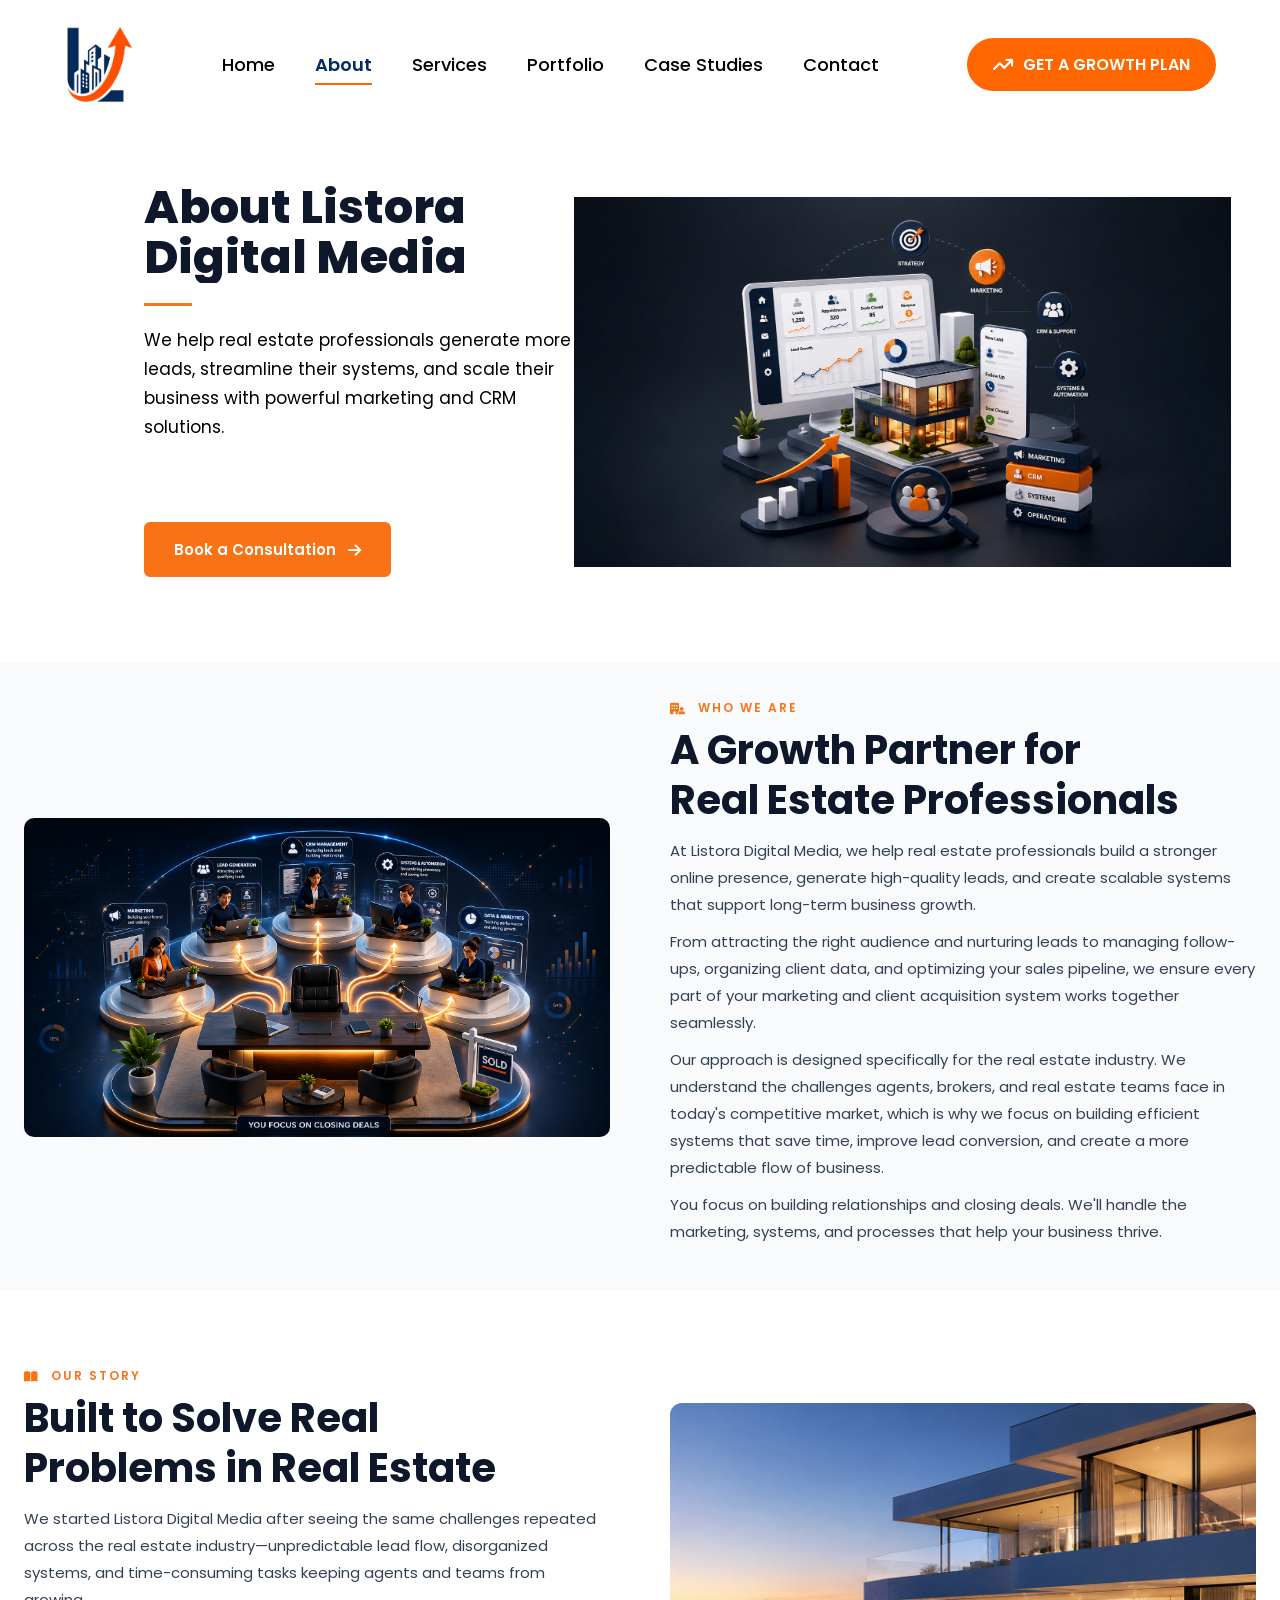
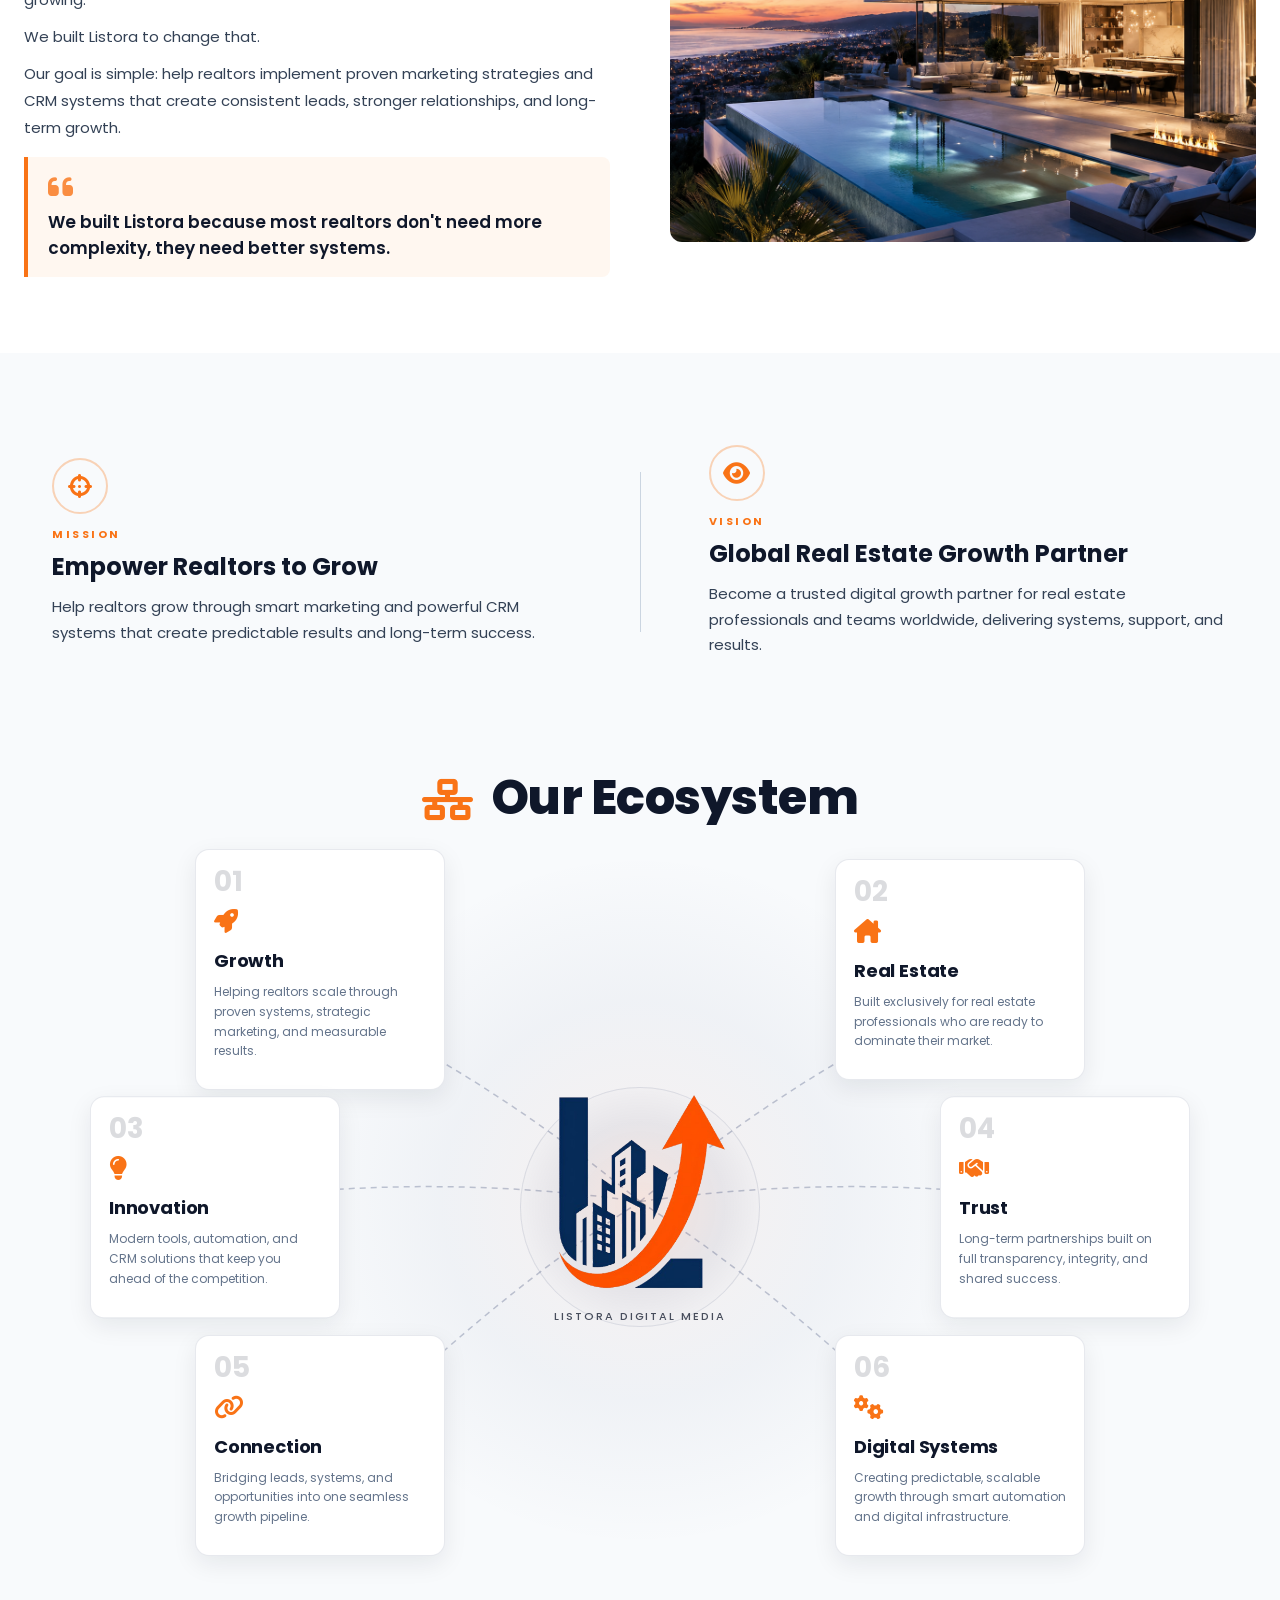
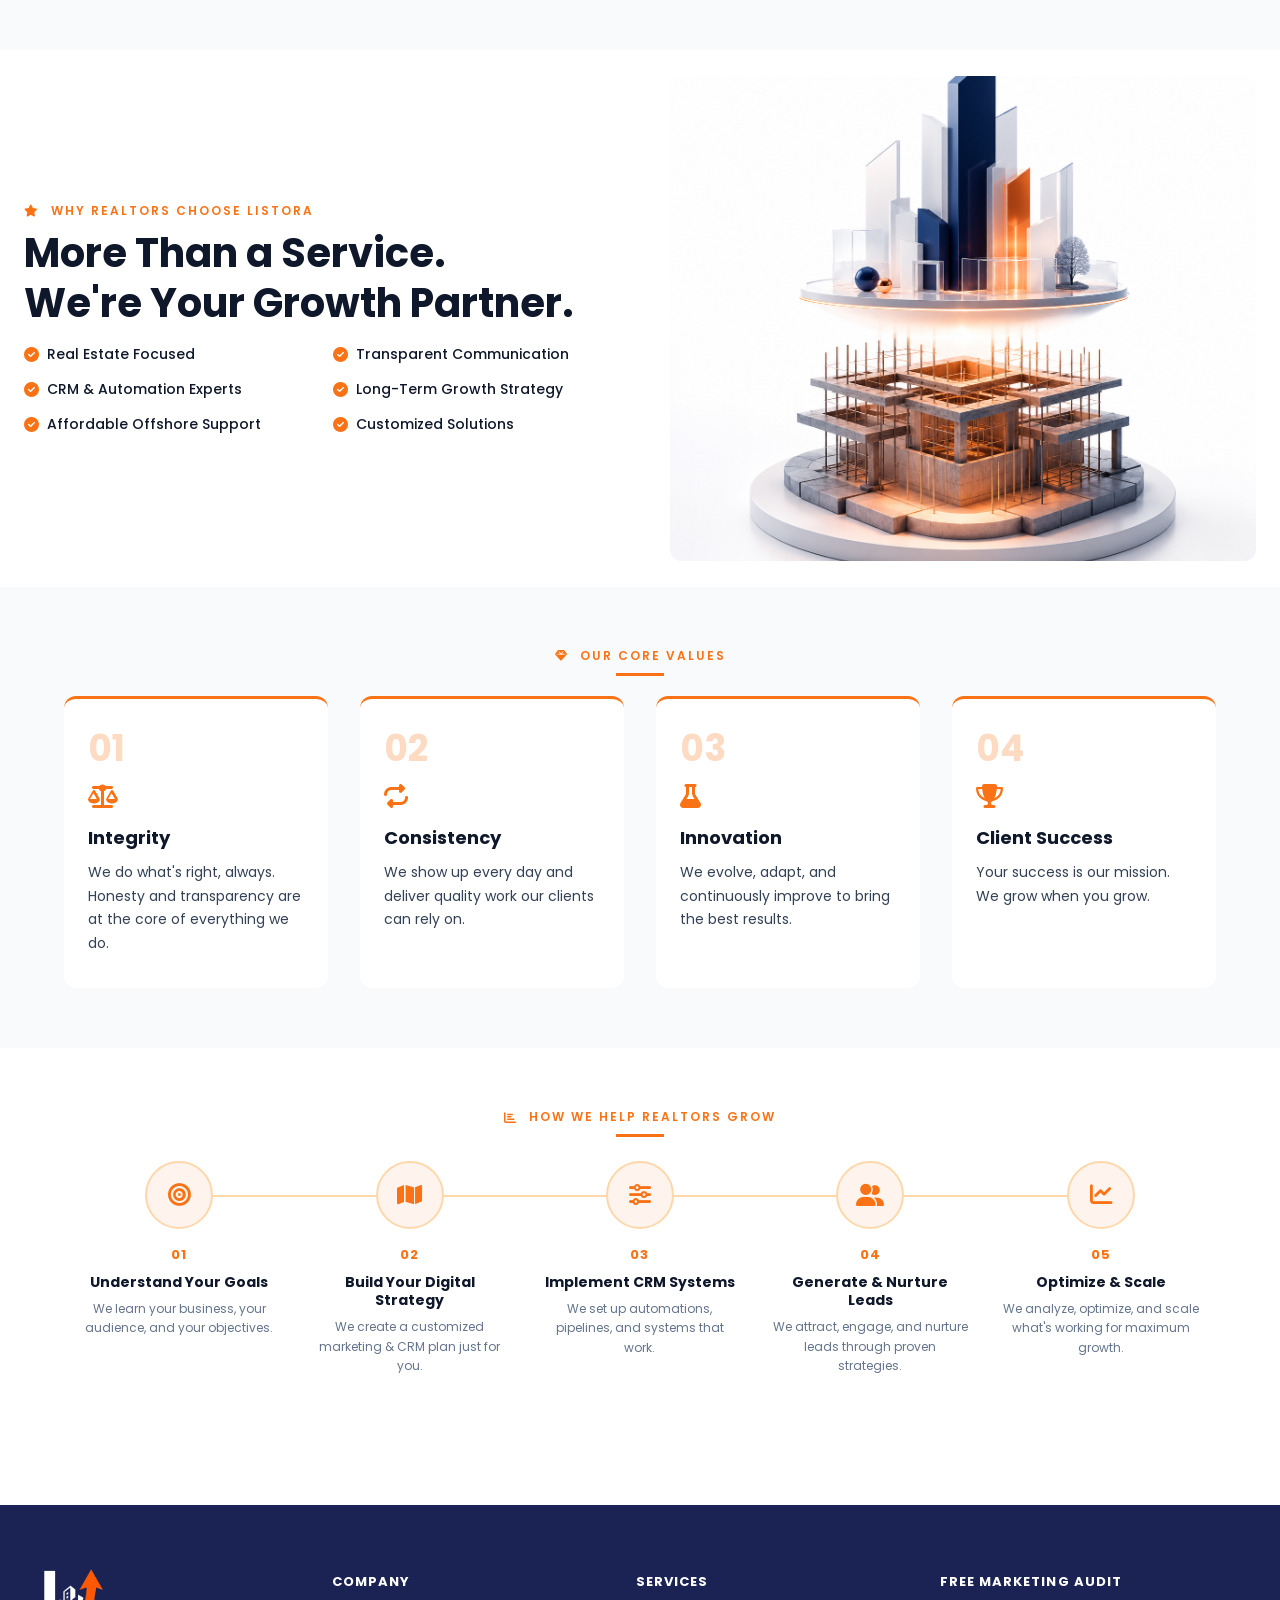
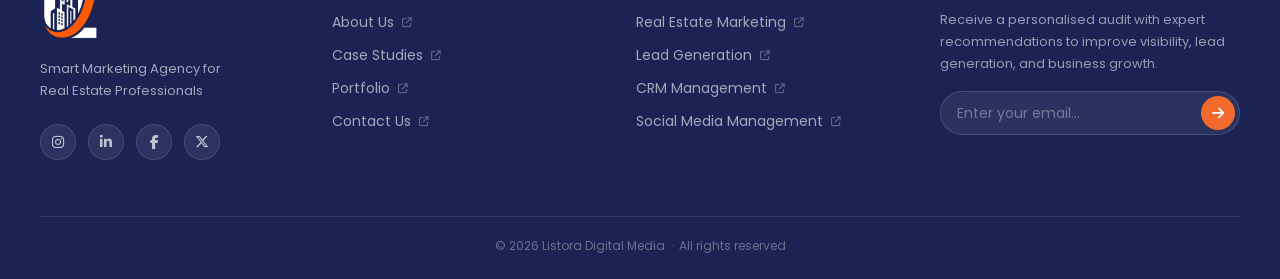
<file: about.html>
<!DOCTYPE html>
<html lang="en">

<head>
    <meta charset="UTF-8">
    <meta name="viewport" content="width=device-width, initial-scale=1.0">
    <meta name="description"
        content="About Listora Digital Media — Smart Marketing Agency for Real Estate Professionals. Learn our story, mission, values, and how we help realtors grow.">
    <title>About | Listora Digital Media</title>

    <link rel="preconnect" href="https://fonts.googleapis.com">
    <link rel="preconnect" href="https://fonts.gstatic.com" crossorigin>
    <link href="https://fonts.googleapis.com/css2?family=Poppins:wght@300;400;500;600;700;800&display=swap"
        rel="stylesheet">

    <link rel="stylesheet" href="https://cdnjs.cloudflare.com/ajax/libs/font-awesome/6.6.0/css/all.min.css">
    <link rel="stylesheet" href="style.css">
    <link rel="stylesheet" href="drawer.css">
    <link rel="stylesheet" href="about.css">
</head>

<body>

    <!-- ═══════════════════════════════════════════
         OVERLAY
    ═══════════════════════════════════════════ -->
    <div class="nav-overlay" id="navOverlay" aria-hidden="true"></div>

    <!-- ═══════════════════════════════════════════
         MOBILE DRAWER
    ═══════════════════════════════════════════ -->
    <nav class="nav-drawer" id="navDrawer" aria-label="Mobile navigation" aria-hidden="true">

        <div class="drawer-header">
            <a href="index.html" class="drawer-logo">
                <img src="logo.png" alt="Listora">
            </a>
            <button class="drawer-close-btn" id="drawerCloseBtn" aria-label="Close navigation">
                <span class="drawer-close-icon">
                    <span></span>
                    <span></span>
                </span>
            </button>
        </div>

        <ul class="drawer-links" role="list">
            <li class="drawer-link-item" style="--i:0">
                <a href="index.html" class="drawer-link">
                    <span class="drawer-link-num">01</span>
                    <span class="drawer-link-text">Home</span>
                    <i class="fa-solid fa-arrow-right drawer-link-arrow" aria-hidden="true"></i>
                </a>
            </li>
            <li class="drawer-link-item" style="--i:1">
                <a href="about.html" class="drawer-link active">
                    <span class="drawer-link-num">02</span>
                    <span class="drawer-link-text">About</span>
                    <i class="fa-solid fa-arrow-right drawer-link-arrow" aria-hidden="true"></i>
                </a>
            </li>
            <li class="drawer-link-item" style="--i:2">
                <a href="service.html" class="drawer-link">
                    <span class="drawer-link-num">03</span>
                    <span class="drawer-link-text">Services</span>
                    <i class="fa-solid fa-arrow-right drawer-link-arrow" aria-hidden="true"></i>
                </a>
            </li>
            <li class="drawer-link-item" style="--i:3">
                <a href="portfolio.html" class="drawer-link">
                    <span class="drawer-link-num">04</span>
                    <span class="drawer-link-text">Portfolio</span>
                    <i class="fa-solid fa-arrow-right drawer-link-arrow" aria-hidden="true"></i>
                </a>
            </li>
            <li class="drawer-link-item" style="--i:3">
                <a href="casestudies.html" class="drawer-link">
                    <span class="drawer-link-num">05</span>
                    <span class="drawer-link-text">Case Studies</span>
                    <i class="fa-solid fa-arrow-right drawer-link-arrow" aria-hidden="true"></i>
                </a>
            </li>
            <li class="drawer-link-item" style="--i:4">
                <a href="contact.html" class="drawer-link">
                    <span class="drawer-link-num">06</span>
                    <span class="drawer-link-text">Contact</span>
                    <i class="fa-solid fa-arrow-right drawer-link-arrow" aria-hidden="true"></i>
                </a>
            </li>
        </ul>

        <div class="drawer-cta-wrap" style="--i:5">
            <a href="contact.html" class="drawer-cta-btn">
                <i class="fa-solid fa-arrow-trend-up" aria-hidden="true"></i>
                GET A GROWTH PLAN
            </a>
        </div>

        <div class="drawer-footer" style="--i:6">
            <p class="drawer-footer-text">Smart Marketing Agency for Real Estate Professionals</p>
            <div class="drawer-social-links">
                <a href="#" aria-label="Instagram"><i class="fa-brands fa-instagram" aria-hidden="true"></i></a>
                <a href="#" aria-label="LinkedIn"><i class="fa-brands fa-linkedin-in" aria-hidden="true"></i></a>
                <a href="#" aria-label="Facebook"><i class="fa-brands fa-facebook-f" aria-hidden="true"></i></a>
                <a href="#" aria-label="X / Twitter"><i class="fa-brands fa-x-twitter" aria-hidden="true"></i></a>
            </div>
        </div>

        <div class="drawer-accent" aria-hidden="true"></div>
    </nav>

    <!-- ═══════════════════════════════════════════
         ABOUT HERO (header wrapper — white bg, no bg image)
    ═══════════════════════════════════════════ -->
    <header class="about-hero">

        <!-- NAVBAR -->
        <nav class="navbar" aria-label="Primary navigation">
            <a href="index.html" class="logo">
                <img src="logo.png" alt="Listora home">
            </a>
            <ul class="nav-links" id="desktopNavLinks" role="list">
                <li><a href="index.html">Home</a></li>
                <li><a href="about.html" class="active" aria-current="page">About</a></li>
                <li><a href="service.html">Services</a></li>
                <li><a href="portfolio.html">Portfolio</a></li>
                <li><a href="casestudies.html">Case Studies</a></li>
                <li><a href="contact.html">Contact</a></li>
            </ul>
            <a href="contact.html" class="subscribe-btn">
                <i class="fa-solid fa-arrow-trend-up" aria-hidden="true"></i>
                GET A GROWTH PLAN
            </a>
            <button class="menu-btn" id="menuBtn" aria-label="Open navigation" aria-expanded="false"
                aria-controls="navDrawer">
                <span></span>
                <span></span>
                <span></span>
            </button>
        </nav>

        <!-- HERO CONTENT -->
        <section class="hero-section" id="hero">
            <div class="container hero-inner">

                <!-- Left: Text Content -->
                <div class="hero-content">

                    <h1 class="hero-heading">
                        About Listora<br>Digital Media
                    </h1>

                    <div class="orange-line"></div>

                    <p class="hero-subtext">
                        We help real estate professionals generate more leads,
                        streamline their systems, and scale their business with
                        powerful marketing and CRM solutions.
                    </p>

                    <a href="contact.html" class="btn btn-primary">
                        Book a Consultation <i class="fa-solid fa-arrow-right" aria-hidden="true"></i>
                    </a>
                </div>

                <!-- Right: Hero Image -->
                <div class="hero-image-wrap">
                    <img src="s5.png" alt="Luxury real estate property" class="hero-img ab-img-reveal" />
                </div>

            </div>
        </section>

    </header>

    <!-- ═══════════════════════════════════════════
         MAIN CONTENT
    ═══════════════════════════════════════════ -->
    <main>

        <!-- ============================================================
             WHO WE ARE SECTION
        ============================================================ -->
        <section class="about-section" id="about">
            <div class="container about-inner">

                <!-- Left: Image -->
                <div class="about-images">
                    <img src="s6.png" alt="Listora office interior" class="about-img-top ab-img-reveal" />
                </div>

                <!-- Right: Text Content -->
                <div class="about-content">
                    <p class="section-label ab-badge">
                        <i class="fa-solid fa-building-user" aria-hidden="true"></i> WHO WE ARE
                    </p>
                    <h2 class="section-heading ab-heading">
                        A Growth Partner for<br>Real Estate Professionals
                    </h2>
                    <p class="section-text ab-para">
                        At Listora Digital Media, we help real estate professionals build a stronger online presence,
                        generate high-quality leads, and create scalable systems that support long-term business growth.
                    </p>
                    <p class="section-text ab-para">
                        From attracting the right audience and nurturing leads to managing follow-ups, organizing client
                        data, and optimizing your sales pipeline, we ensure every part of your marketing and client
                        acquisition system works together seamlessly.
                    </p>
                    <p class="section-text ab-para">
                        Our approach is designed specifically for the real estate industry. We understand the challenges
                        agents, brokers, and real estate teams face in today's competitive market, which is why we focus
                        on building efficient systems that save time, improve lead conversion, and create a more
                        predictable flow of business.
                    </p>
                    <p class="section-text ab-para">
                        You focus on building relationships and closing deals. We'll handle the marketing, systems, and
                        processes that help your business thrive.
                    </p>
                </div>

            </div>
        </section>

        <!-- ============================================================
             OUR STORY SECTION
        ============================================================ -->
        <section class="story-section" id="story">
            <div class="container story-inner">

                <!-- Left: Text Content -->
                <div class="story-content">
                    <p class="section-label ab-badge">
                        <i class="fa-solid fa-book-open" aria-hidden="true"></i> OUR STORY
                    </p>
                    <h2 class="section-heading ab-heading">
                        Built to Solve Real<br>Problems in Real Estate
                    </h2>
                    <p class="section-text ab-para">
                        We started Listora Digital Media after seeing the same challenges
                        repeated across the real estate industry—unpredictable lead flow,
                        disorganized systems, and time-consuming tasks keeping agents and
                        teams from growing.
                    </p>
                    <p class="section-text ab-para">We built Listora to change that.</p>
                    <p class="section-text ab-para">
                        Our goal is simple: help realtors implement proven marketing
                        strategies and CRM systems that create consistent leads, stronger
                        relationships, and long-term growth.
                    </p>

                    <!-- Pull Quote -->
                    <blockquote class="story-quote ab-card">
                        <i class="fa-solid fa-quote-left quote-fa-icon" aria-hidden="true"></i>
                        <p class="ab-para">
                            We built Listora because most realtors
                            don't need more complexity, they need
                            better systems.
                        </p>
                    </blockquote>
                </div>

                <!-- Right: Story Image -->
                <div class="story-image-wrap">
                    <img src="s7.png" alt="Modern city skyline from a luxury terrace" class="story-img ab-img-reveal" />
                </div>

            </div>
        </section>

        <!-- ============================================================
             MISSION & VISION SECTION
        ============================================================ -->
        <section class="mission-section" id="mission">
            <div class="container mission-inner">

                <!-- Mission Block -->
                <div class="mission-block ab-card">
                    <div class="mission-icon">
                        <i class="fa-solid fa-crosshairs" aria-hidden="true"></i>
                    </div>
                    <p class="mission-label ab-badge">MISSION</p>
                    <h3 class="mission-heading ab-heading">Empower Realtors to Grow</h3>
                    <p class="mission-text ab-para">
                        Help realtors grow through smart marketing and powerful CRM systems
                        that create predictable results and long-term success.
                    </p>
                </div>

                <!-- Divider line -->
                <div class="mission-divider" aria-hidden="true"></div>

                <!-- Vision Block -->
                <div class="mission-block ab-card">
                    <div class="mission-icon">
                        <i class="fa-solid fa-eye" aria-hidden="true"></i>
                    </div>
                    <p class="mission-label ab-badge">VISION</p>
                    <h3 class="mission-heading ab-heading">Global Real Estate Growth Partner</h3>
                    <p class="mission-text ab-para">
                        Become a trusted digital growth partner for real estate professionals
                        and teams worldwide, delivering systems, support, and results.
                    </p>
                </div>

            </div>
        </section>

        <!-- ============================================================
             ECOSYSTEM SECTION
        ============================================================ -->
        <section class="logo-section">

            <!-- Section header -->
            <div class="section-header">
                <h2 class="section-title ab-heading">
                    <i class="fa-solid fa-network-wired" aria-hidden="true"></i> Our Ecosystem
                </h2>
            </div>

            <!-- SVG canvas for dashed connection lines -->
            <svg class="logo-lines" id="ecosystemLines" aria-hidden="true"></svg>

            <!-- Ecosystem grid wrapper -->
            <div class="logo-grid" id="ecosystemGrid">

                <!-- Logo Center -->
                <div class="logo-center" id="logoCenter">
                    <div class="logo-glow" aria-hidden="true"></div>
                    <img src="logo.png" alt="Listora Digital Media Logo" class="logo-img" />
                    <p class="logo-tagline">Listora Digital Media</p>
                </div>

                <!-- Card 1 — Growth (Top Left) -->
                <div class="logo-card ab-card" data-position="top-left" id="card-1">
                    <div class="card-number">01</div>
                    <div class="card-fa-icon"><i class="fa-solid fa-rocket" aria-hidden="true"></i></div>
                    <h3 class="card-title">Growth</h3>
                    <p class="card-text">Helping realtors scale through proven systems, strategic marketing, and
                        measurable results.</p>
                    <div class="card-accent" aria-hidden="true"></div>
                </div>

                <!-- Card 2 — Real Estate (Top Right) -->
                <div class="logo-card ab-card" data-position="top-right" id="card-2">
                    <div class="card-number">02</div>
                    <div class="card-fa-icon"><i class="fa-solid fa-house-chimney" aria-hidden="true"></i></div>
                    <h3 class="card-title">Real Estate</h3>
                    <p class="card-text">Built exclusively for real estate professionals who are ready to dominate their
                        market.</p>
                    <div class="card-accent" aria-hidden="true"></div>
                </div>

                <!-- Card 3 — Innovation (Middle Left) -->
                <div class="logo-card ab-card" data-position="mid-left" id="card-3">
                    <div class="card-number">03</div>
                    <div class="card-fa-icon"><i class="fa-solid fa-lightbulb" aria-hidden="true"></i></div>
                    <h3 class="card-title">Innovation</h3>
                    <p class="card-text">Modern tools, automation, and CRM solutions that keep you ahead of the
                        competition.</p>
                    <div class="card-accent" aria-hidden="true"></div>
                </div>

                <!-- Card 4 — Trust (Middle Right) -->
                <div class="logo-card ab-card" data-position="mid-right" id="card-4">
                    <div class="card-number">04</div>
                    <div class="card-fa-icon"><i class="fa-solid fa-handshake" aria-hidden="true"></i></div>
                    <h3 class="card-title">Trust</h3>
                    <p class="card-text">Long-term partnerships built on full transparency, integrity, and shared
                        success.</p>
                    <div class="card-accent" aria-hidden="true"></div>
                </div>

                <!-- Card 5 — Connection (Bottom Left) -->
                <div class="logo-card ab-card" data-position="bottom-left" id="card-5">
                    <div class="card-number">05</div>
                    <div class="card-fa-icon"><i class="fa-solid fa-link" aria-hidden="true"></i></div>
                    <h3 class="card-title">Connection</h3>
                    <p class="card-text">Bridging leads, systems, and opportunities into one seamless growth pipeline.
                    </p>
                    <div class="card-accent" aria-hidden="true"></div>
                </div>

                <!-- Card 6 — Digital Systems (Bottom Right) -->
                <div class="logo-card ab-card" data-position="bottom-right" id="card-6">
                    <div class="card-number">06</div>
                    <div class="card-fa-icon"><i class="fa-solid fa-gears" aria-hidden="true"></i></div>
                    <h3 class="card-title">Digital Systems</h3>
                    <p class="card-text">Creating predictable, scalable growth through smart automation and digital
                        infrastructure.</p>
                    <div class="card-accent" aria-hidden="true"></div>
                </div>

            </div><!-- /logo-grid -->

        </section>

        <!-- ============================================================
             WHY REALTORS CHOOSE LISTORA
        ============================================================ -->
        <section class="why-section" id="why-us">
            <div class="container why-inner">

                <!-- Left: Text Content -->
                <div class="why-content">
                    <p class="section-label ab-badge">
                        <i class="fa-solid fa-star" aria-hidden="true"></i> WHY REALTORS CHOOSE LISTORA
                    </p>
                    <h2 class="section-heading ab-heading">
                        More Than a Service.<br>We're Your Growth Partner.
                    </h2>

                    <!-- Two-column checklist -->
                    <div class="why-checklist">
                        <ul class="checklist-col">
                            <li><i class="fa-solid fa-circle-check check-icon" aria-hidden="true"></i> Real Estate
                                Focused</li>
                            <li><i class="fa-solid fa-circle-check check-icon" aria-hidden="true"></i> CRM &amp;
                                Automation Experts</li>
                            <li><i class="fa-solid fa-circle-check check-icon" aria-hidden="true"></i> Affordable
                                Offshore Support</li>
                        </ul>
                        <ul class="checklist-col">
                            <li><i class="fa-solid fa-circle-check check-icon" aria-hidden="true"></i> Transparent
                                Communication</li>
                            <li><i class="fa-solid fa-circle-check check-icon" aria-hidden="true"></i> Long-Term Growth
                                Strategy</li>
                            <li><i class="fa-solid fa-circle-check check-icon" aria-hidden="true"></i> Customized
                                Solutions</li>
                        </ul>
                    </div>
                </div>

                <!-- Right: Team Photo -->
                <div class="why-image-wrap">
                    <img src="s8.png" alt="Listora team in a meeting" class="why-img ab-img-reveal" />
                </div>

            </div>
        </section>

        <!-- ============================================================
             CORE VALUES SECTION
        ============================================================ -->
        <section class="values-section" id="values">
            <div class="container2">

                <p class="section-label centered ab-badge">
                    <i class="fa-solid fa-gem" aria-hidden="true"></i> OUR CORE VALUES
                </p>
                <div class="orange-line centered" aria-hidden="true"></div>

                <div class="values-grid">

                    <!-- Value 1 -->
                    <div class="value-block ab-card">
                        <span class="value-number" aria-hidden="true">01</span>
                        <div class="value-fa-icon"><i class="fa-solid fa-scale-balanced" aria-hidden="true"></i></div>
                        <h4 class="value-title ab-heading">Integrity</h4>
                        <p class="value-text ab-para">
                            We do what's right, always. Honesty and transparency are at the
                            core of everything we do.
                        </p>
                    </div>

                    <!-- Value 2 -->
                    <div class="value-block ab-card">
                        <span class="value-number" aria-hidden="true">02</span>
                        <div class="value-fa-icon"><i class="fa-solid fa-repeat" aria-hidden="true"></i></div>
                        <h4 class="value-title ab-heading">Consistency</h4>
                        <p class="value-text ab-para">
                            We show up every day and deliver quality work our clients can
                            rely on.
                        </p>
                    </div>

                    <!-- Value 3 -->
                    <div class="value-block ab-card">
                        <span class="value-number" aria-hidden="true">03</span>
                        <div class="value-fa-icon"><i class="fa-solid fa-flask" aria-hidden="true"></i></div>
                        <h4 class="value-title ab-heading">Innovation</h4>
                        <p class="value-text ab-para">
                            We evolve, adapt, and continuously improve to bring the best
                            results.
                        </p>
                    </div>

                    <!-- Value 4 -->
                    <div class="value-block ab-card">
                        <span class="value-number" aria-hidden="true">04</span>
                        <div class="value-fa-icon"><i class="fa-solid fa-trophy" aria-hidden="true"></i></div>
                        <h4 class="value-title ab-heading">Client Success</h4>
                        <p class="value-text ab-para">
                            Your success is our mission. We grow when you grow.
                        </p>
                    </div>

                </div><!-- /.values-grid -->

            </div>
        </section>

        <!-- ============================================================
             HOW WE HELP REALTORS GROW (Process Timeline)
        ============================================================ -->
        <section class="process-section" id="process">
            <div class="container2">

                <p class="section-label centered ab-badge">
                    <i class="fa-solid fa-chart-bar" aria-hidden="true"></i> HOW WE HELP REALTORS GROW
                </p>
                <div class="orange-line centered" aria-hidden="true"></div>

                <div class="process-timeline">

                    <!-- Step 1 -->
                    <div class="process-step ab-card">
                        <div class="process-icon">
                            <i class="fa-solid fa-bullseye" aria-hidden="true"></i>
                        </div>
                        <div class="process-connector" aria-hidden="true"></div>
                        <span class="process-number" aria-hidden="true">01</span>
                        <h5 class="process-title ab-heading">Understand Your Goals</h5>
                        <p class="process-text ab-para">
                            We learn your business, your audience, and your objectives.
                        </p>
                    </div>

                    <!-- Step 2 -->
                    <div class="process-step ab-card">
                        <div class="process-icon">
                            <i class="fa-solid fa-map" aria-hidden="true"></i>
                        </div>
                        <div class="process-connector" aria-hidden="true"></div>
                        <span class="process-number" aria-hidden="true">02</span>
                        <h5 class="process-title ab-heading">Build Your Digital Strategy</h5>
                        <p class="process-text ab-para">
                            We create a customized marketing &amp; CRM plan just for you.
                        </p>
                    </div>

                    <!-- Step 3 -->
                    <div class="process-step ab-card">
                        <div class="process-icon">
                            <i class="fa-solid fa-sliders" aria-hidden="true"></i>
                        </div>
                        <div class="process-connector" aria-hidden="true"></div>
                        <span class="process-number" aria-hidden="true">03</span>
                        <h5 class="process-title ab-heading">Implement CRM Systems</h5>
                        <p class="process-text ab-para">
                            We set up automations, pipelines, and systems that work.
                        </p>
                    </div>

                    <!-- Step 4 -->
                    <div class="process-step ab-card">
                        <div class="process-icon">
                            <i class="fa-solid fa-user-group" aria-hidden="true"></i>
                        </div>
                        <div class="process-connector" aria-hidden="true"></div>
                        <span class="process-number" aria-hidden="true">04</span>
                        <h5 class="process-title ab-heading">Generate &amp; Nurture Leads</h5>
                        <p class="process-text ab-para">
                            We attract, engage, and nurture leads through proven strategies.
                        </p>
                    </div>

                    <!-- Step 5 -->
                    <div class="process-step ab-card">
                        <div class="process-icon">
                            <i class="fa-solid fa-chart-line" aria-hidden="true"></i>
                        </div>
                        <span class="process-number" aria-hidden="true">05</span>
                        <h5 class="process-title ab-heading">Optimize &amp; Scale</h5>
                        <p class="process-text ab-para">
                            We analyze, optimize, and scale what's working for maximum growth.
                        </p>
                    </div>

                </div><!-- /.process-timeline -->

            </div>
        </section>

    </main>

    <!-- ═══════════════════════════════════════════
         FOOTER — exact copy from index.html
    ═══════════════════════════════════════════ -->
    <footer class="footer" aria-label="Site footer">
        <div class="footer-inner">
            <div class="footer-col footer-col--brand">
                <a href="#" class="brand-logo" aria-label="Listora home">
                    <img src="logo 2.png" alt="Listora">
                </a>
                <p class="footer-tagline">Smart Marketing Agency for Real Estate Professionals</p>
                <div class="footer-socials">
                    <a href="#" aria-label="Instagram"><i class="fa-brands fa-instagram" aria-hidden="true"></i></a>
                    <a href="#" aria-label="LinkedIn"><i class="fa-brands fa-linkedin-in" aria-hidden="true"></i></a>
                    <a href="#" aria-label="Facebook"><i class="fa-brands fa-facebook-f" aria-hidden="true"></i></a>
                    <a href="#" aria-label="X / Twitter"><i class="fa-brands fa-x-twitter" aria-hidden="true"></i></a>
                </div>
            </div>
            <div class="footer-col">
                <h4>Company</h4>
                <ul>
                    <li><a href="about.html">About Us <i class="fa-solid fa-arrow-up-right-from-square footer-arrow"
                                aria-hidden="true"></i></a></li>
                    <li><a href="casestudies.html">Case Studies <i
                                class="fa-solid fa-arrow-up-right-from-square footer-arrow" aria-hidden="true"></i></a>
                    </li>
                    <li><a href="portfolio.html">Portfolio <i
                                class="fa-solid fa-arrow-up-right-from-square footer-arrow" aria-hidden="true"></i></a>
                    </li>
                    <li><a href="contact.html">Contact Us <i class="fa-solid fa-arrow-up-right-from-square footer-arrow"
                                aria-hidden="true"></i></a></li>
                </ul>
            </div>
            <div class="footer-col">
                <h4>Services</h4>
                <ul>
                    <li><a href="#">Real Estate Marketing <i class="fa-solid fa-arrow-up-right-from-square footer-arrow"
                                aria-hidden="true"></i></a></li>
                    <li><a href="#">Lead Generation <i class="fa-solid fa-arrow-up-right-from-square footer-arrow"
                                aria-hidden="true"></i></a></li>
                    <li><a href="#">CRM Management <i class="fa-solid fa-arrow-up-right-from-square footer-arrow"
                                aria-hidden="true"></i></a></li>
                    <li><a href="#">Social Media Management <i
                                class="fa-solid fa-arrow-up-right-from-square footer-arrow" aria-hidden="true"></i></a>
                    </li>
                </ul>
            </div>
            <div class="footer-col footer-col--newsletter">
                <h4>Free Marketing Audit</h4>
                <p class="newsletter-desc">Receive a personalised audit with expert recommendations to improve
                    visibility, lead generation, and business growth.</p>
                <div class="newsletter" role="group" aria-label="Email newsletter signup">
                    <label for="email" class="sr-only">Your email address</label>
                    <input type="email" id="email" placeholder="Enter your email..." autocomplete="email">
                    <button id="sub-btn" aria-label="Subscribe">
                        <i class="fa-solid fa-arrow-right" aria-hidden="true"></i>
                    </button>
                </div>
                <p class="newsletter-msg" id="msg" role="status" aria-live="polite"></p>
            </div>
        </div>
        <div class="footer-bottom">
            <p>&copy; 2026 Listora Digital Media &nbsp;&middot;&nbsp; All rights reserved</p>
        </div>
    </footer>

    <script src="script.js"></script>
    <script src="about.js"></script>

</body>

</html>
</file>
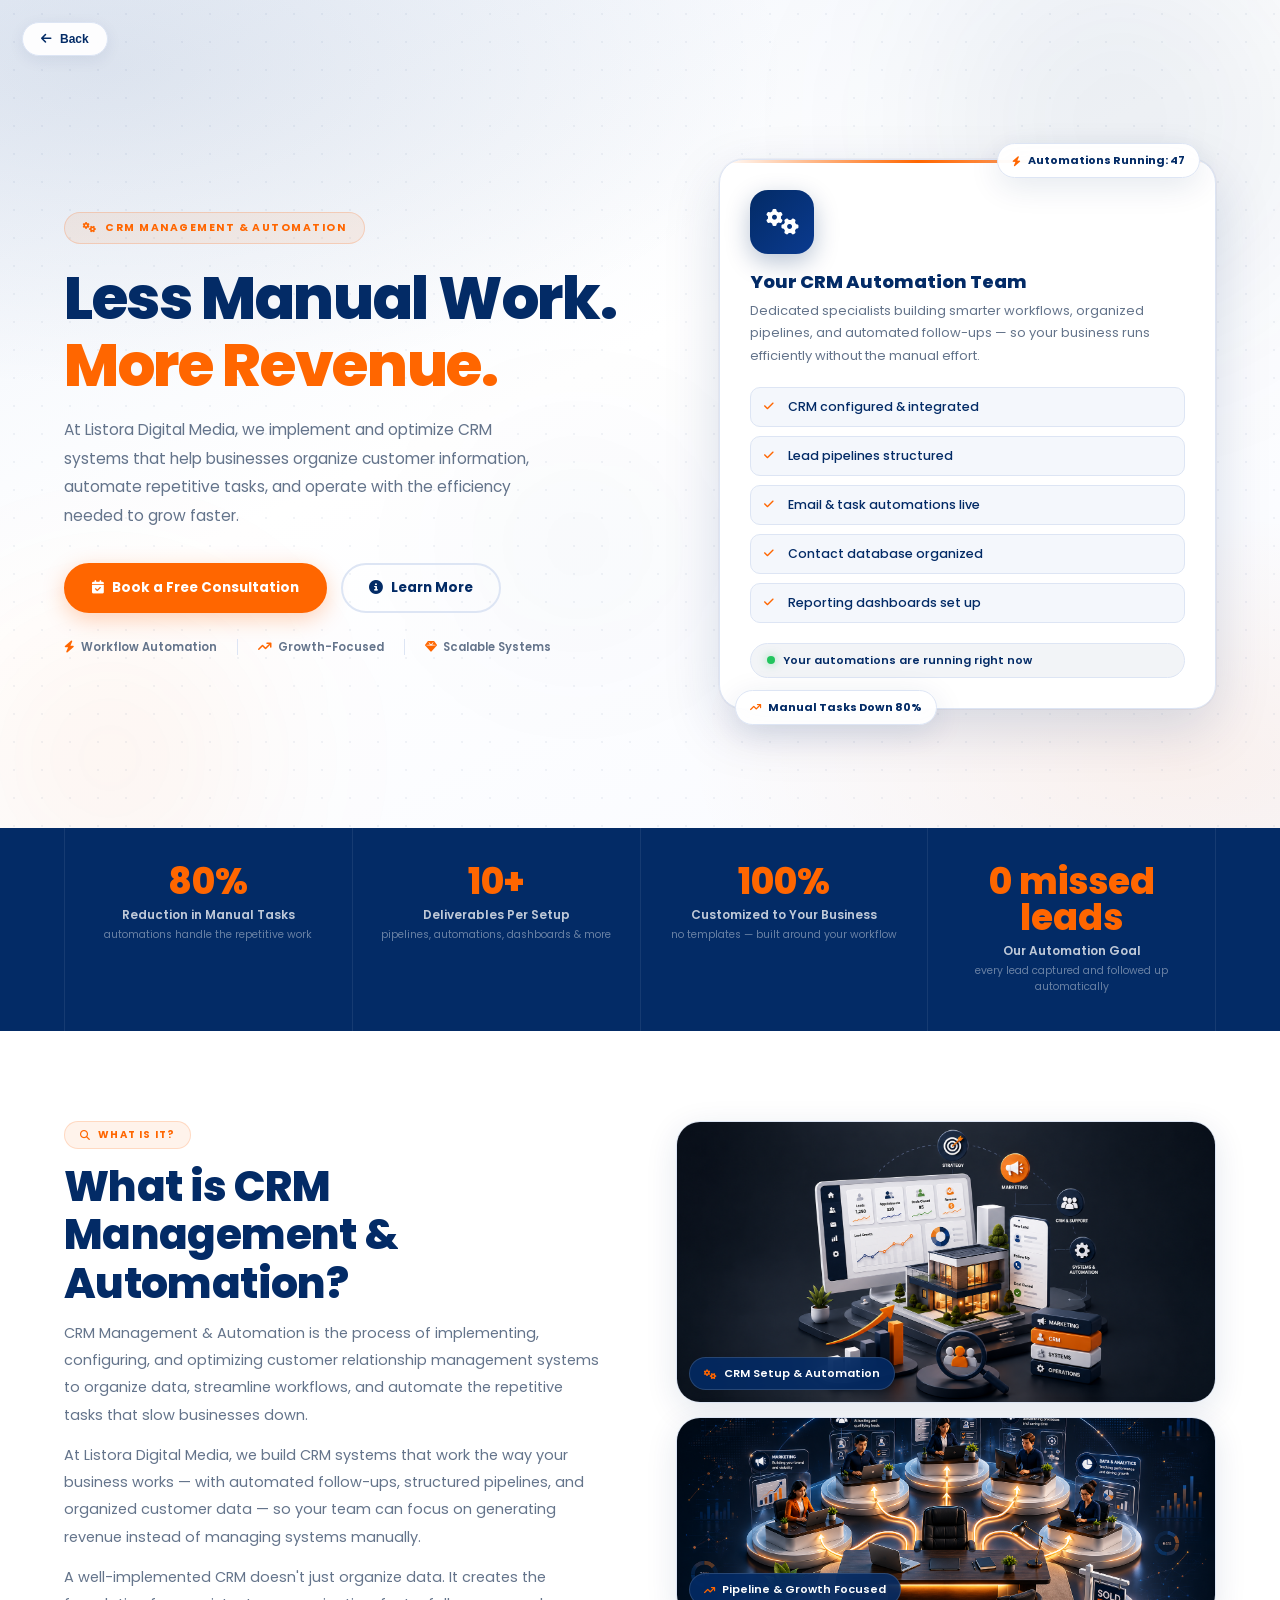
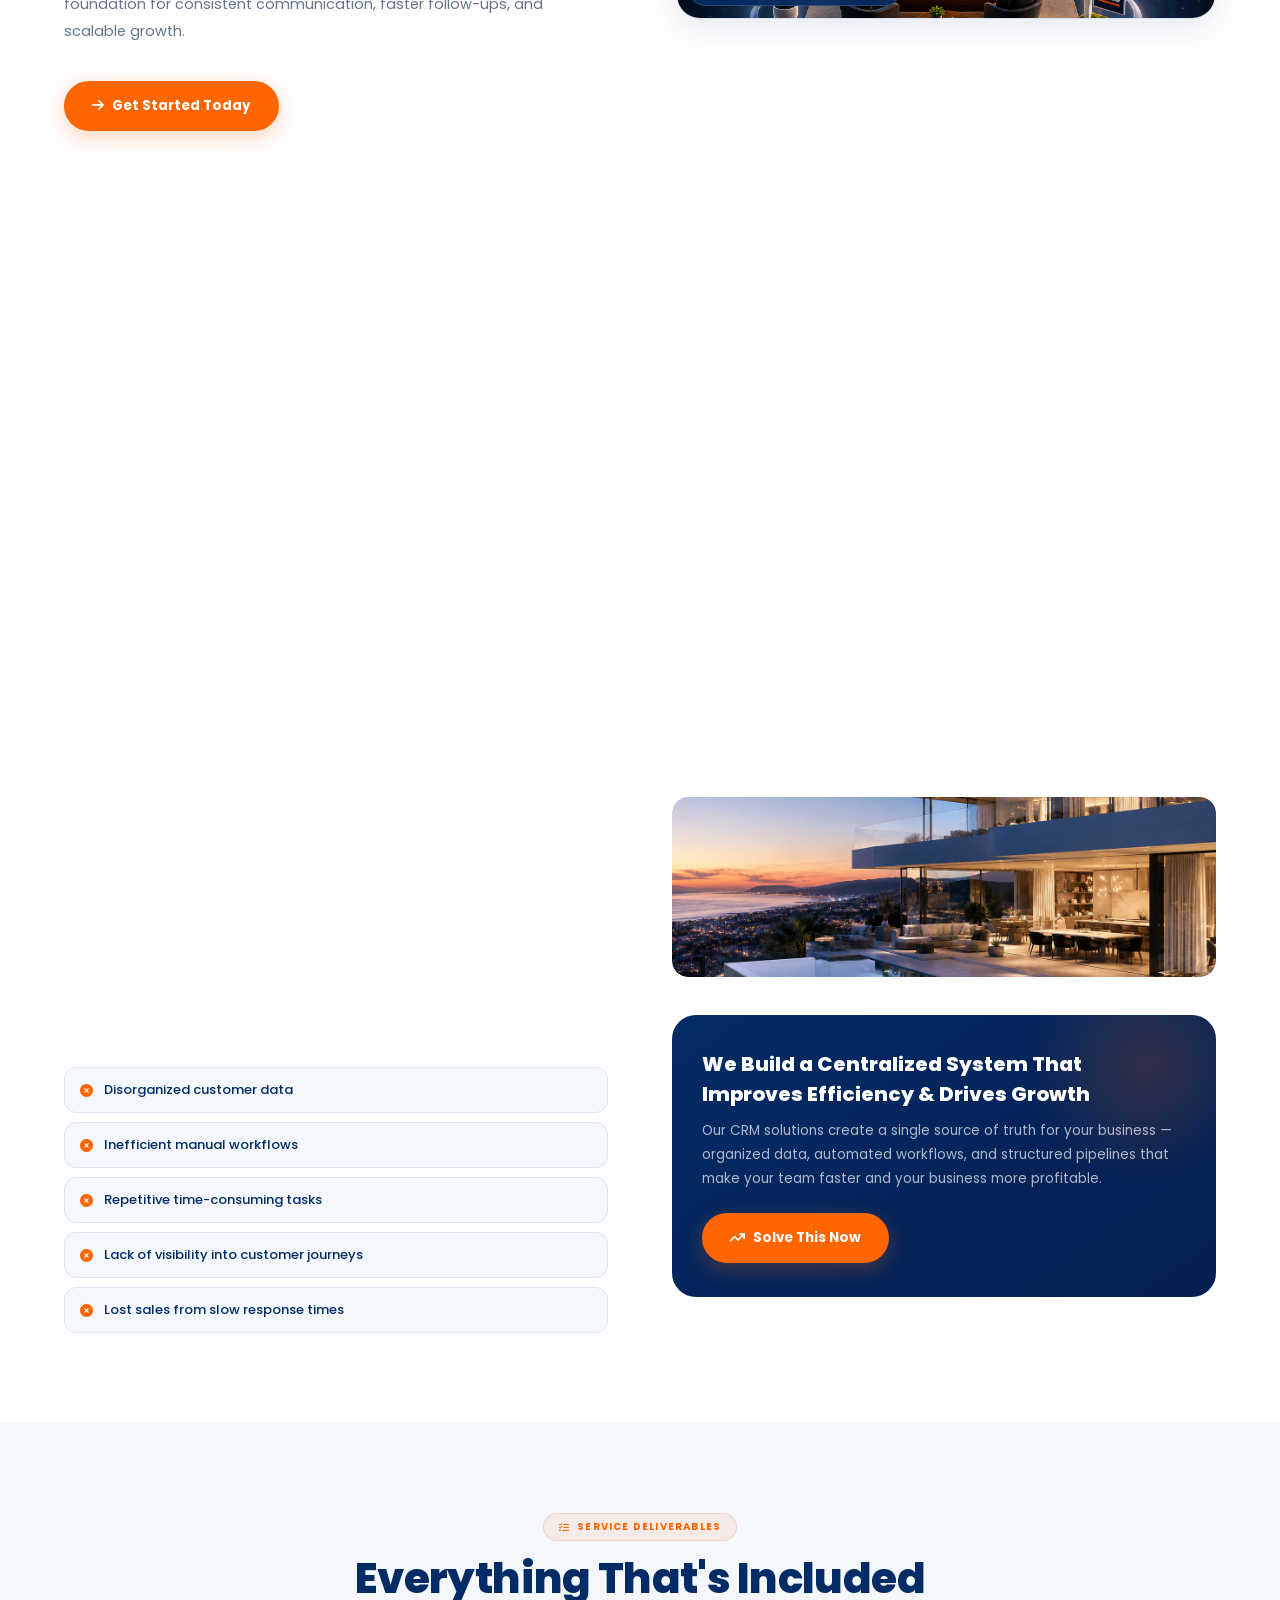
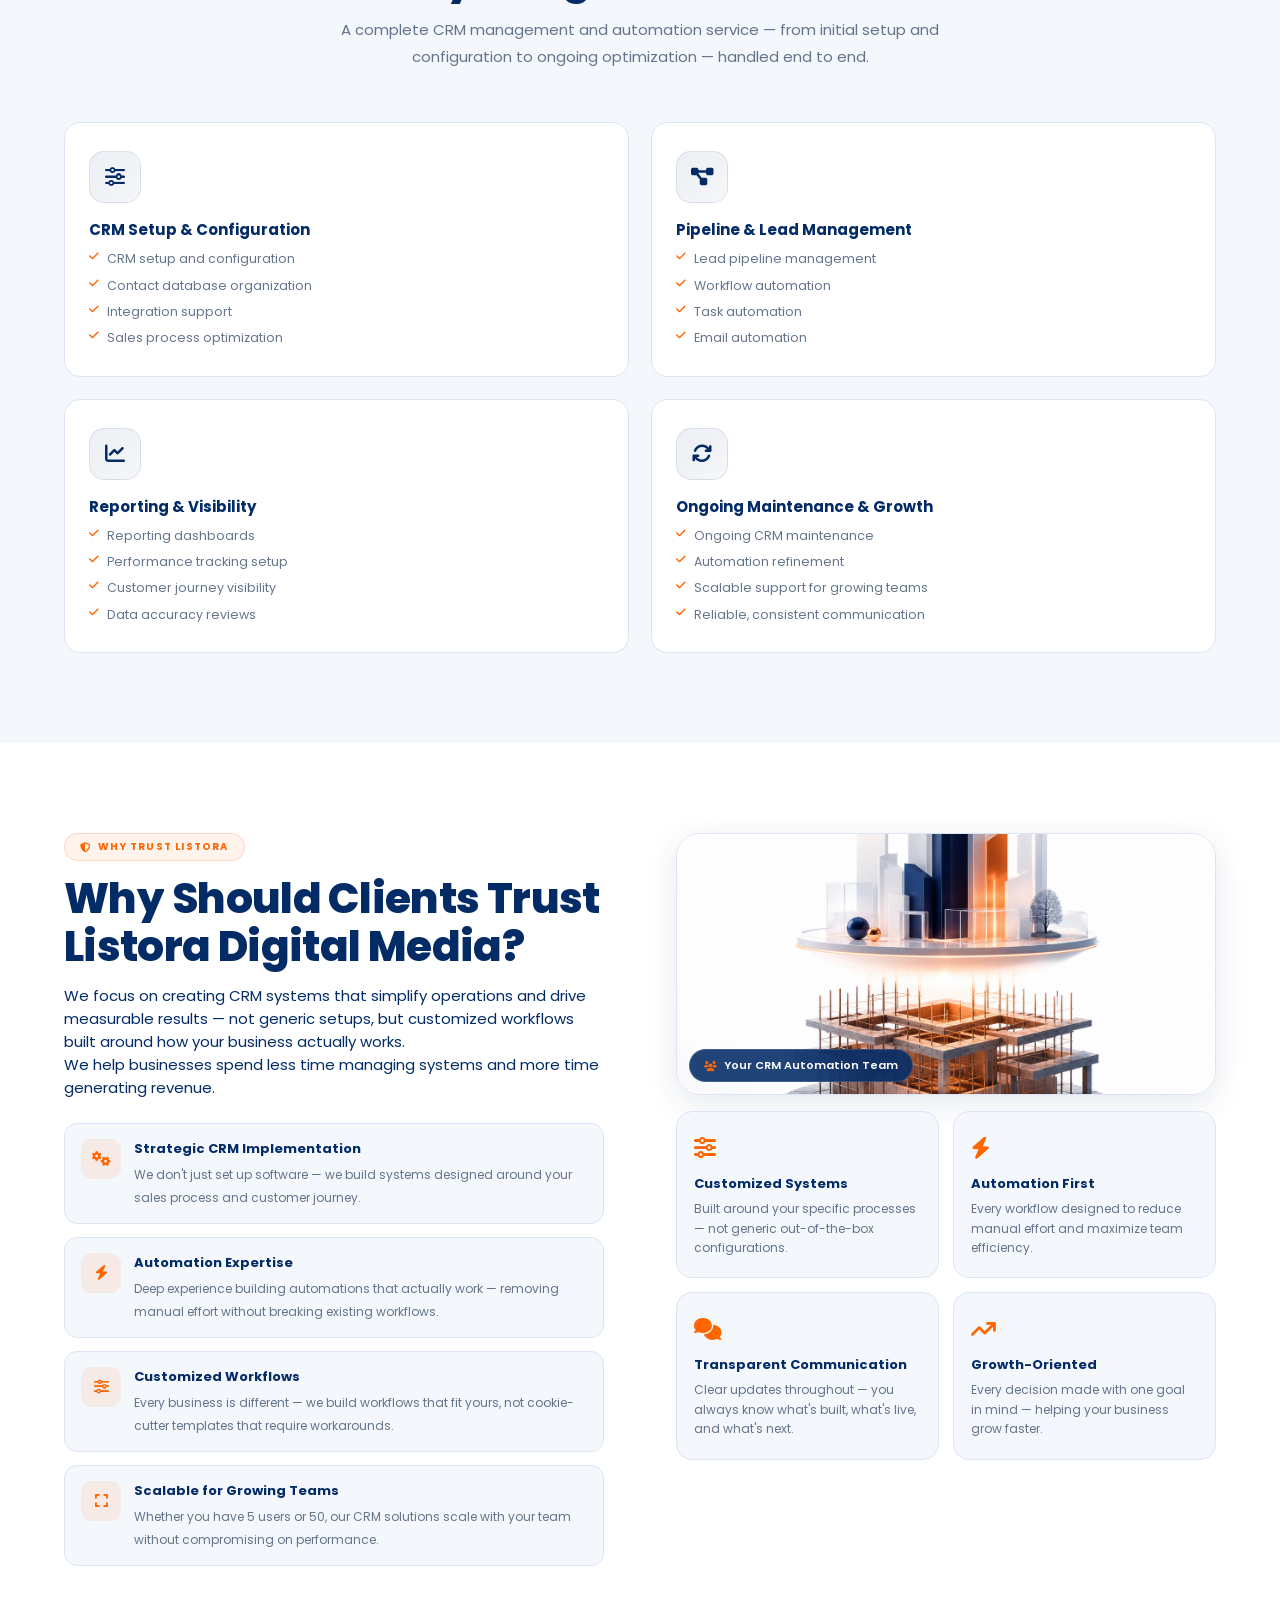
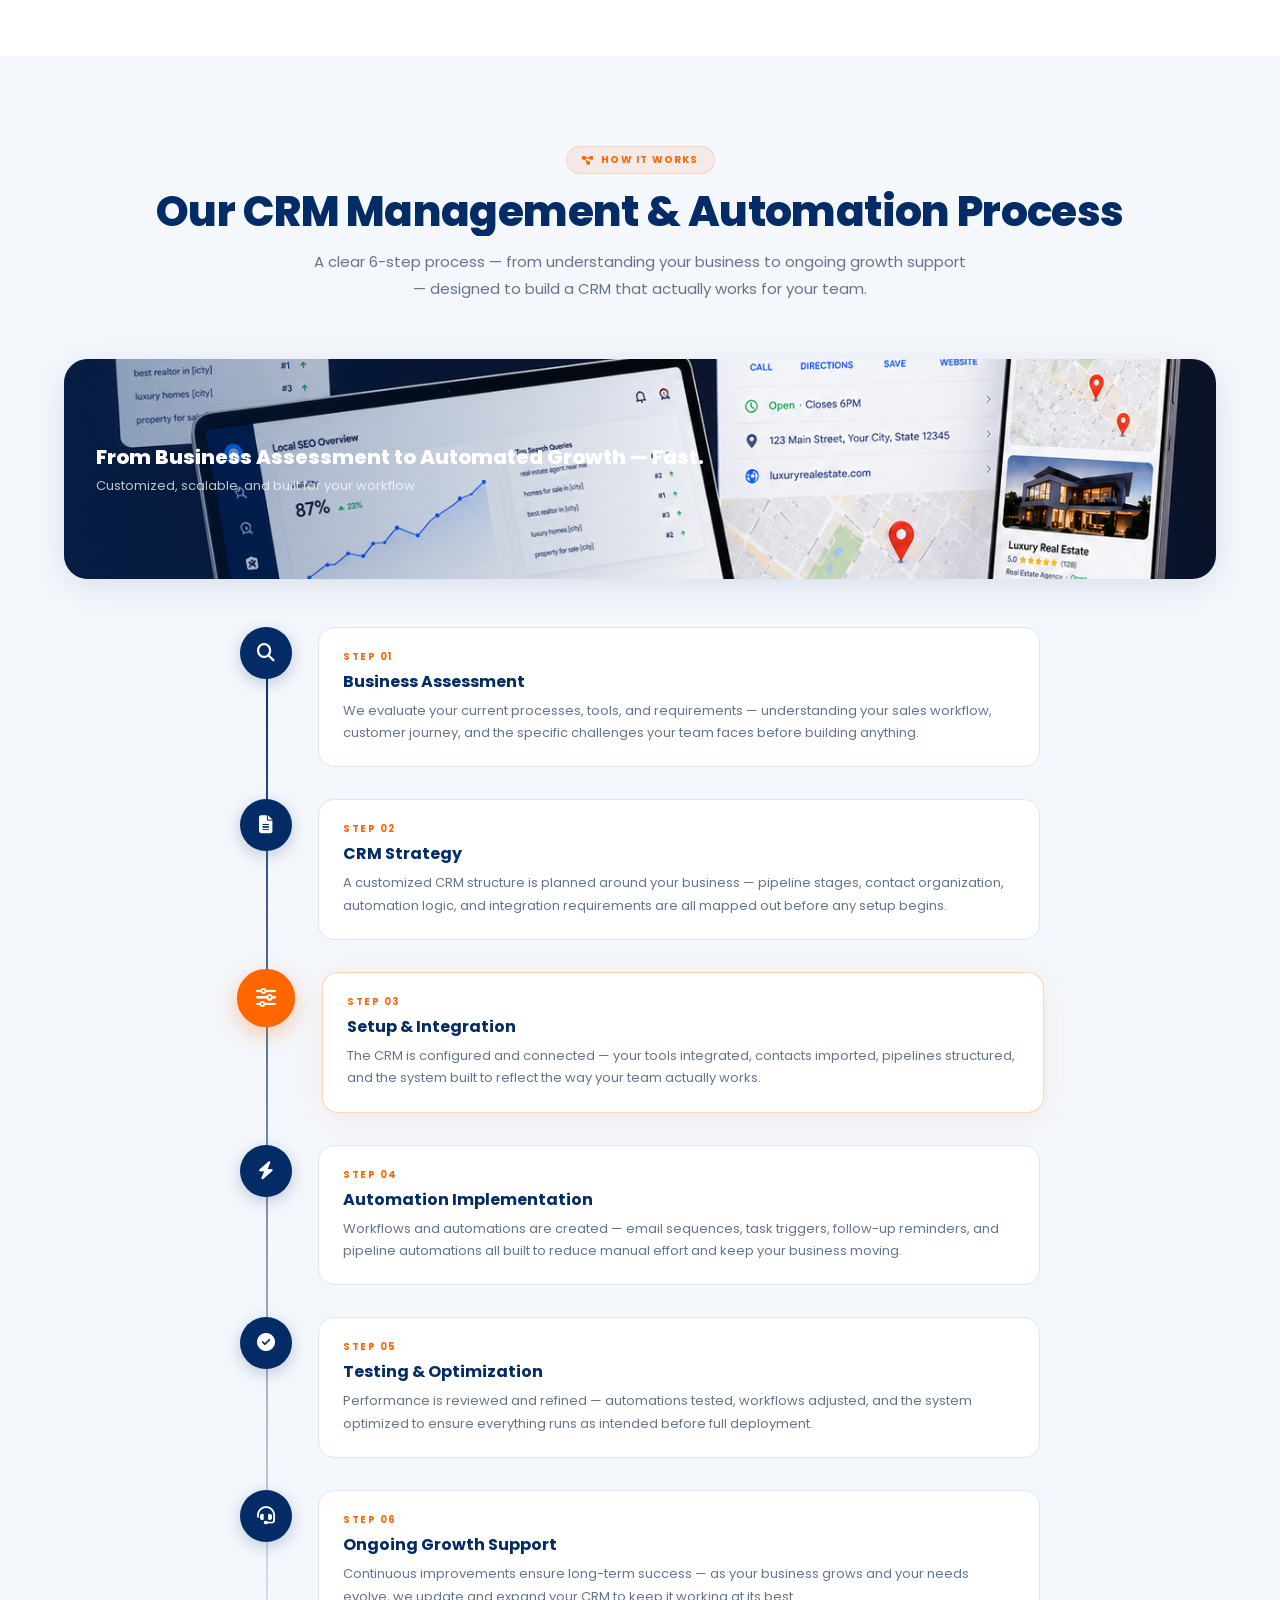
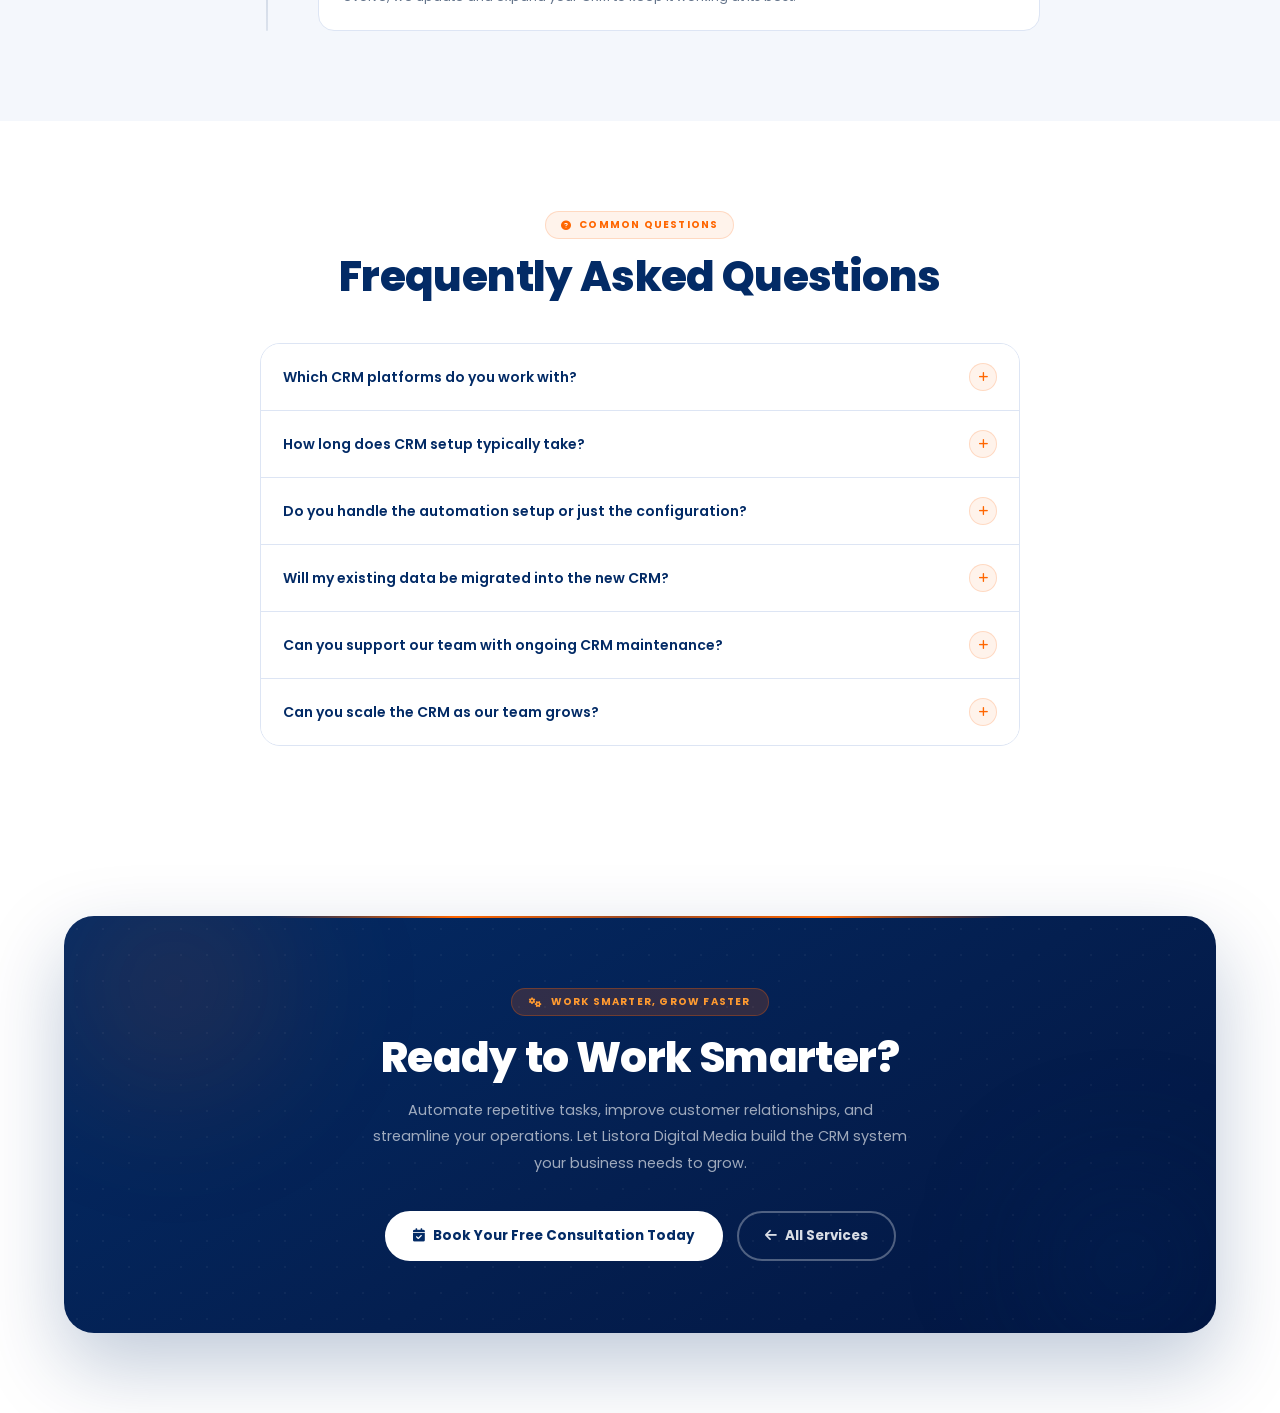
<file: CRM.HTML>
<!DOCTYPE html>
<html lang="en">

<head>
    <meta charset="UTF-8">
    <meta name="viewport" content="width=device-width, initial-scale=1.0">
    <meta name="description"
        content="CRM Management & Automation services by Listora Digital Media — professional CRM setup, workflow automation, and ongoing optimization so businesses can operate efficiently and grow faster.">
    <title>CRM Management & Automation | Listora Digital Media</title>
    <link rel="preconnect" href="https://fonts.googleapis.com">
    <link rel="preconnect" href="https://fonts.gstatic.com" crossorigin>
    <link href="https://fonts.googleapis.com/css2?family=Poppins:wght@300;400;500;600;700;800&display=swap"
        rel="stylesheet">
    <link rel="stylesheet" href="https://cdnjs.cloudflare.com/ajax/libs/font-awesome/6.6.0/css/all.min.css">
    <style>
        :root {
            --navy: #032B66;
            --navy-deep: #021f4b;
            --navy-mid: #1a2353;
            --orange: #FF6600;
            --orange-dark: #e05500;
            --orange-soft: #f26b2c;
            --white: #ffffff;
            --bg-light: #f4f7fc;
            --bg-soft: #f0f4fb;
            --text-muted: #64748B;
            --border: #dde5f4;
            --shadow-sm: 0 4px 16px rgba(3, 43, 102, .07);
            --shadow-md: 0 8px 32px rgba(3, 43, 102, .11);
            --shadow-lg: 0 20px 56px rgba(3, 43, 102, .15);
            --radius: 16px;
            --radius-lg: 24px;
            --ease: cubic-bezier(.22, 1, .36, 1);
            --spring: cubic-bezier(.34, 1.56, .64, 1);
        }

        *,
        *::before,
        *::after {
            box-sizing: border-box;
            margin: 0;
            padding: 0
        }

        html {
            scroll-behavior: smooth;
            font-size: 15px
        }

        body {
            font-family: 'Poppins', sans-serif;
            color: var(--navy);
            background: #fff;
            overflow-x: hidden;
            -webkit-font-smoothing: antialiased
        }

        img {
            max-width: 100%;
            display: block
        }

        a {
            text-decoration: none
        }

        ul {
            list-style: none
        }

        /* ── BACK BUTTON ── */
        .back-btn {
            position: fixed;
            top: 22px;
            left: 22px;
            z-index: 1000;
            display: inline-flex;
            align-items: center;
            gap: 8px;
            background: rgba(255, 255, 255, .92);
            backdrop-filter: blur(14px);
            border: 1px solid var(--border);
            border-radius: 50px;
            padding: 9px 18px;
            font-size: 12px;
            font-weight: 600;
            color: var(--navy);
            box-shadow: var(--shadow-sm);
            cursor: pointer;
            transition: transform .5s var(--ease), box-shadow .5s var(--ease), background .3s ease;
        }

        .back-btn i {
            transition: transform .4s var(--ease)
        }

        .back-btn:hover {
            transform: translateX(-4px);
            background: #fff;
            box-shadow: var(--shadow-md)
        }

        .back-btn:hover i {
            transform: translateX(-3px)
        }

        /* ── LAYOUT ── */
        .container {
            width: 90%;
            max-width: 1180px;
            margin: 0 auto
        }

        .section-pad {
            padding: 90px 0
        }

        /* ── REVEAL ANIMATIONS ── */
        .reveal {
            opacity: 0;
            transform: translateY(36px);
            transition: opacity .75s var(--ease), transform .75s var(--ease)
        }

        .reveal.visible {
            opacity: 1;
            transform: translateY(0)
        }

        .reveal-left {
            opacity: 0;
            transform: translateX(-32px);
            transition: opacity .75s var(--ease), transform .75s var(--ease)
        }

        .reveal-left.visible {
            opacity: 1;
            transform: translateX(0)
        }

        .reveal-right {
            opacity: 0;
            transform: translateX(32px);
            transition: opacity .75s var(--ease), transform .75s var(--ease)
        }

        .reveal-right.visible {
            opacity: 1;
            transform: translateX(0)
        }

        .reveal-scale {
            opacity: 0;
            transform: scale(.94);
            transition: opacity .8s var(--ease), transform .8s var(--ease);
            will-change: transform, opacity
        }

        .reveal-scale.visible {
            opacity: 1;
            transform: scale(1)
        }

        [data-delay="50"] {
            transition-delay: .05s
        }

        [data-delay="100"] {
            transition-delay: .10s
        }

        [data-delay="150"] {
            transition-delay: .15s
        }

        [data-delay="200"] {
            transition-delay: .20s
        }

        [data-delay="250"] {
            transition-delay: .25s
        }

        [data-delay="300"] {
            transition-delay: .30s
        }

        [data-delay="400"] {
            transition-delay: .40s
        }

        [data-delay="500"] {
            transition-delay: .50s
        }

        /* ── WORD ANIM ── */
        .word-anim .w {
            display: inline-block;
            overflow: hidden;
            vertical-align: bottom;
            line-height: 1.15
        }

        .word-anim .wi {
            display: inline-block;
            transform: translateY(105%);
            opacity: 0;
            transition: transform .68s cubic-bezier(.16, 1, .3, 1), opacity .48s ease;
            will-change: transform, opacity
        }

        .word-anim.fired .wi {
            transform: translateY(0);
            opacity: 1
        }

        /* ── PARA ANIM ── */
        .para-anim .pw {
            display: inline-block;
            transform: translateY(65%);
            opacity: 0;
            transition: transform .55s var(--ease), opacity .42s ease;
            will-change: transform, opacity
        }

        .para-anim.fired .pw {
            transform: translateY(0);
            opacity: 1
        }

        /* ── BADGE ANIM ── */
        .badge-anim {
            opacity: 0;
            transform: translateY(10px) scale(.93);
            transition: opacity .45s ease, transform .52s var(--spring);
            will-change: transform, opacity
        }

        .badge-anim.fired {
            opacity: 1;
            transform: translateY(0) scale(1)
        }

        /* ── IMG REVEAL ── */
        .img-reveal {
            opacity: 0;
            transform: scale(.95);
            transition: opacity .9s var(--ease), transform .9s var(--ease);
            will-change: transform, opacity
        }

        .img-reveal.visible {
            opacity: 1;
            transform: scale(1)
        }

        /* ── SECTION LABEL ── */
        .section-label {
            display: inline-flex;
            align-items: center;
            gap: 7px;
            background: rgba(255, 98, 0, .08);
            color: var(--orange);
            border: 1px solid rgba(255, 98, 0, .18);
            padding: 5px 15px;
            border-radius: 50px;
            font-size: 10px;
            font-weight: 700;
            letter-spacing: .12em;
            text-transform: uppercase;
            margin-bottom: 14px;
        }

        /* ── TYPOGRAPHY ── */
        .section-title {
            font-size: clamp(24px, 3.8vw, 42px);
            font-weight: 800;
            line-height: 1.15;
            color: var(--navy);
            letter-spacing: -.015em;
            margin-bottom: 12px
        }

        .section-sub {
            font-size: 15px;
            line-height: 1.82;
            color: var(--text-muted);
            max-width: 660px
        }

        .section-sub.center {
            margin: 0 auto;
            text-align: center
        }

        .accent {
            color: var(--orange)
        }

        /* ── BUTTONS ── */
        .btn {
            display: inline-flex;
            align-items: center;
            gap: 8px;
            padding: 13px 26px;
            border-radius: 50px;
            font-family: 'Poppins', sans-serif;
            font-size: 13.5px;
            font-weight: 700;
            cursor: pointer;
            border: 2px solid transparent;
            position: relative;
            overflow: hidden;
            transition: transform .55s var(--ease), box-shadow .55s var(--ease), background .3s ease;
        }

        .btn::after {
            content: '';
            position: absolute;
            inset: 0;
            background: linear-gradient(108deg, transparent 30%, rgba(255, 255, 255, .4) 50%, transparent 70%);
            transform: translateX(-130%);
            transition: transform 0ms linear;
            pointer-events: none
        }

        .btn:hover::after {
            transform: translateX(130%);
            transition: transform 650ms var(--ease)
        }

        .btn-primary {
            background: var(--orange);
            color: #fff;
            border-color: var(--orange);
            box-shadow: 0 6px 22px rgba(255, 98, 0, .28)
        }

        .btn-primary:hover {
            background: var(--orange-dark);
            transform: translateY(-3px) scale(1.015);
            box-shadow: 0 12px 32px rgba(255, 98, 0, .36)
        }

        .btn-outline {
            background: transparent;
            color: var(--navy);
            border-color: var(--border)
        }

        .btn-outline:hover {
            border-color: var(--navy);
            background: var(--bg-light);
            transform: translateY(-2px)
        }

        .btn-white {
            background: #fff;
            color: var(--navy);
            border-color: #fff
        }

        .btn-white:hover {
            transform: translateY(-3px) scale(1.015);
            box-shadow: 0 10px 30px rgba(0, 0, 0, .18)
        }

        @keyframes fadeUp {
            from {
                opacity: 0;
                transform: translateY(28px)
            }

            to {
                opacity: 1;
                transform: translateY(0)
            }
        }

        @keyframes blobDrift {
            from {
                transform: translate(0, 0) scale(1)
            }

            to {
                transform: translate(24px, -18px) scale(1.06)
            }
        }

        @keyframes floatY {

            0%,
            100% {
                transform: translateY(0)
            }

            50% {
                transform: translateY(-12px)
            }
        }

        @keyframes pulseGlow {

            0%,
            100% {
                opacity: .6
            }

            50% {
                opacity: 1
            }
        }

        /* ══════════════════════════════════════════════════
   1. HERO
══════════════════════════════════════════════════ */
        .hero {
            min-height: 92vh;
            display: flex;
            align-items: center;
            background:
                radial-gradient(ellipse 90% 65% at 8% 8%, rgba(3, 43, 102, .09) 0%, transparent 60%),
                radial-gradient(ellipse 70% 55% at 92% 92%, rgba(255, 98, 0, .07) 0%, transparent 55%),
                linear-gradient(155deg, #eef3fb 0%, #ffffff 45%, #f8faff 100%);
            position: relative;
            overflow: hidden;
            padding: 130px 0 90px;
        }

        .hero-bg-dots {
            position: absolute;
            inset: 0;
            pointer-events: none;
            background-image: radial-gradient(circle, rgba(3, 43, 102, .05) 1px, transparent 1px);
            background-size: 28px 28px
        }

        .hero-blob {
            position: absolute;
            border-radius: 50%;
            filter: blur(80px);
            pointer-events: none
        }

        .hero-blob--1 {
            width: 560px;
            height: 560px;
            top: -160px;
            right: -120px;
            background: radial-gradient(circle, rgba(3, 43, 102, .11) 0%, transparent 70%);
            animation: blobDrift 18s ease-in-out infinite alternate
        }

        .hero-blob--2 {
            width: 400px;
            height: 400px;
            bottom: -130px;
            left: -90px;
            background: radial-gradient(circle, rgba(255, 98, 0, .09) 0%, transparent 70%);
            animation: blobDrift 14s ease-in-out infinite alternate-reverse
        }

        .hero-blob--3 {
            width: 260px;
            height: 260px;
            top: 50%;
            left: 35%;
            background: radial-gradient(circle, rgba(3, 43, 102, .06) 0%, transparent 70%);
            animation: blobDrift 22s ease-in-out infinite alternate
        }

        .hero-inner {
            position: relative;
            z-index: 1;
            display: grid;
            grid-template-columns: 1.05fr .95fr;
            gap: 60px;
            align-items: center
        }

        .hero-content {
            max-width: 580px
        }

        .hero-eyebrow {
            display: inline-flex;
            align-items: center;
            gap: 8px;
            background: rgba(255, 98, 0, .08);
            color: var(--orange);
            border: 1px solid rgba(255, 98, 0, .20);
            border-radius: 50px;
            padding: 7px 18px;
            font-size: 10.5px;
            font-weight: 700;
            letter-spacing: .14em;
            text-transform: uppercase;
            margin-bottom: 20px;
            animation: fadeUp .8s var(--ease) .1s both
        }

        .hero-title {
            font-size: clamp(34px, 5vw, 60px);
            font-weight: 800;
            line-height: 1.08;
            color: var(--navy);
            letter-spacing: -.022em;
            margin-bottom: 18px;
            animation: fadeUp .85s var(--ease) .2s both
        }

        .hero-sub {
            font-size: 15.5px;
            line-height: 1.85;
            color: var(--text-muted);
            margin-bottom: 32px;
            max-width: 480px;
            animation: fadeUp .85s var(--ease) .3s both
        }

        .hero-actions {
            display: flex;
            gap: 14px;
            flex-wrap: wrap;
            animation: fadeUp .85s var(--ease) .4s both
        }

        .hero-trust {
            display: flex;
            align-items: center;
            gap: 20px;
            margin-top: 26px;
            flex-wrap: wrap;
            animation: fadeUp .85s var(--ease) .5s both
        }

        .trust-pill {
            display: flex;
            align-items: center;
            gap: 6px;
            font-size: 11.5px;
            font-weight: 600;
            color: var(--text-muted)
        }

        .trust-pill i {
            color: var(--orange);
            font-size: 12px
        }

        .trust-div {
            width: 1px;
            height: 16px;
            background: var(--border)
        }

        /* Hero visual */
        .hero-visual {
            position: relative;
            animation: fadeUp .9s var(--ease) .25s both
        }

        .hero-card-main {
            background: #fff;
            border-radius: var(--radius-lg);
            border: 1px solid var(--border);
            box-shadow: var(--shadow-lg), 0 0 0 1px rgba(3, 43, 102, .04);
            padding: 30px;
            position: relative;
            overflow: hidden
        }

        .hero-card-main::before {
            content: '';
            position: absolute;
            top: 0;
            left: 0;
            right: 0;
            height: 3px;
            background: linear-gradient(90deg, transparent, var(--orange) 40%, rgba(255, 98, 0, .5), transparent)
        }

        .hero-va-avatar {
            width: 64px;
            height: 64px;
            border-radius: 18px;
            background: linear-gradient(135deg, var(--navy), #0a3a8f);
            display: flex;
            align-items: center;
            justify-content: center;
            font-size: 26px;
            color: #fff;
            margin-bottom: 14px;
            box-shadow: 0 8px 24px rgba(3, 43, 102, .28);
            animation: floatY 4s ease-in-out infinite
        }

        .hero-card-main h3 {
            font-size: 18px;
            font-weight: 800;
            color: var(--navy);
            margin-bottom: 5px
        }

        .hero-card-main>p {
            font-size: 13px;
            line-height: 1.7;
            color: var(--text-muted);
            margin-bottom: 20px
        }

        .va-task-list {
            display: flex;
            flex-direction: column;
            gap: 9px;
            margin-bottom: 20px
        }

        .va-task {
            display: flex;
            align-items: center;
            gap: 10px;
            padding: 10px 13px;
            background: var(--bg-light);
            border-radius: 10px;
            border: 1px solid var(--border);
            font-size: 12.5px;
            font-weight: 500;
            color: var(--navy);
            transition: border-color .3s ease, transform .45s var(--ease)
        }

        .va-task:hover {
            border-color: rgba(255, 98, 0, .22);
            transform: translateX(3px)
        }

        .va-task i {
            color: var(--orange);
            font-size: 11px;
            width: 14px;
            flex-shrink: 0
        }

        .hero-status {
            display: inline-flex;
            align-items: center;
            gap: 8px;
            background: rgba(3, 43, 102, .05);
            border: 1px solid var(--border);
            border-radius: 50px;
            padding: 8px 16px;
            font-size: 11px;
            font-weight: 600;
            color: var(--navy);
            width: 100%
        }

        .status-dot {
            width: 8px;
            height: 8px;
            border-radius: 50%;
            background: #22c55e;
            box-shadow: 0 0 8px rgba(34, 197, 94, .5);
            animation: pulseGlow 2s ease-in-out infinite;
            flex-shrink: 0
        }

        .float-chip {
            position: absolute;
            z-index: 3;
            display: flex;
            align-items: center;
            gap: 7px;
            background: rgba(255, 255, 255, .95);
            backdrop-filter: blur(16px);
            border: 1px solid var(--border);
            border-radius: 50px;
            padding: 8px 14px;
            font-size: 11px;
            font-weight: 700;
            color: var(--navy);
            white-space: nowrap;
            box-shadow: var(--shadow-md)
        }

        .float-chip i {
            color: var(--orange);
            font-size: 10px
        }

        .chip-top {
            top: -16px;
            right: 16px;
            animation: floatY 3.5s ease-in-out infinite alternate
        }

        .chip-bot {
            bottom: -16px;
            left: 16px;
            animation: floatY 4.5s ease-in-out infinite alternate-reverse
        }

        /* ══════════════════════════════════════════════════
   2. METRICS STRIP
══════════════════════════════════════════════════ */
        .metrics-strip {
            background: var(--navy);
            padding: 0
        }

        .metrics-inner {
            display: grid;
            grid-template-columns: repeat(4, 1fr);
            border-left: 1px solid rgba(255, 255, 255, .08)
        }

        .metric-col {
            padding: 36px 28px;
            border-right: 1px solid rgba(255, 255, 255, .08);
            text-align: center;
            position: relative;
            overflow: hidden;
            transition: background .4s ease
        }

        .metric-col::before {
            content: '';
            position: absolute;
            bottom: 0;
            left: 20%;
            right: 20%;
            height: 2px;
            background: linear-gradient(90deg, transparent, var(--orange), transparent);
            transform: scaleX(0);
            transition: transform .5s var(--ease)
        }

        .metric-col:hover {
            background: rgba(255, 255, 255, .04)
        }

        .metric-col:hover::before {
            transform: scaleX(1)
        }

        .metric-num {
            font-size: 2.4rem;
            font-weight: 800;
            color: var(--orange);
            font-variant-numeric: tabular-nums;
            display: block;
            line-height: 1;
            margin-bottom: 6px
        }

        .metric-lbl {
            font-size: 12px;
            font-weight: 600;
            color: rgba(255, 255, 255, .75);
            margin-bottom: 3px
        }

        .metric-sub {
            font-size: 10.5px;
            color: rgba(255, 255, 255, .40)
        }

        /* ══════════════════════════════════════════════════
   3. OVERVIEW
══════════════════════════════════════════════════ */
        .overview {
            background: #fff
        }

        .overview-inner {
            display: grid;
            grid-template-columns: 1fr 1fr;
            gap: 72px;
            align-items: start
        }

        .overview-text p {
            font-size: 14.5px;
            line-height: 1.88;
            color: var(--text-muted);
            margin-bottom: 13px
        }

        .overview-text p strong {
            color: var(--navy);
            font-weight: 600
        }

        .ov-pills {
            display: flex;
            flex-direction: column;
            gap: 10px;
            margin-top: 24px
        }

        .ov-pill {
            display: flex;
            align-items: flex-start;
            gap: 13px;
            padding: 14px 16px;
            background: var(--bg-light);
            border-radius: 13px;
            border: 1px solid var(--border);
            transition: border-color .35s ease, transform .5s var(--ease), background .35s ease
        }

        .ov-pill:hover {
            border-color: rgba(255, 98, 0, .22);
            background: rgba(255, 98, 0, .03);
            transform: translateX(5px)
        }

        .ov-ico {
            width: 42px;
            height: 42px;
            border-radius: 12px;
            background: rgba(255, 98, 0, .09);
            border: 1px solid rgba(255, 98, 0, .16);
            display: flex;
            align-items: center;
            justify-content: center;
            font-size: 15px;
            color: var(--orange);
            flex-shrink: 0;
            transition: background .4s var(--ease), transform .5s var(--spring)
        }

        .ov-pill:hover .ov-ico {
            background: var(--orange);
            color: #fff;
            transform: scale(1.1)
        }

        .ov-pill strong {
            display: block;
            font-size: 13px;
            font-weight: 700;
            color: var(--navy);
            margin-bottom: 3px
        }

        .ov-pill span {
            font-size: 12px;
            color: var(--text-muted);
            line-height: 1.55
        }

        .img-stack {
            display: flex;
            flex-direction: column;
            gap: 14px
        }

        .img-block {
            position: relative;
            border-radius: var(--radius-lg);
            overflow: hidden;
            box-shadow: var(--shadow-md);
            border: 1px solid var(--border)
        }

        .img-block img {
            width: 100%;
            object-fit: cover;
            display: block;
            transition: transform 1.4s var(--ease)
        }

        .img-block:hover img {
            transform: scale(1.05)
        }

        .img-badge {
            position: absolute;
            bottom: 12px;
            left: 12px;
            background: rgba(3, 43, 102, .88);
            backdrop-filter: blur(14px);
            border: 1px solid rgba(255, 255, 255, .14);
            border-radius: 50px;
            padding: 7px 14px;
            display: flex;
            align-items: center;
            gap: 7px;
            font-size: 11px;
            font-weight: 600;
            color: #fff
        }

        .img-badge i {
            color: var(--orange);
            font-size: 10px
        }

        /* ══════════════════════════════════════════════════
   4. BENEFITS
══════════════════════════════════════════════════ */
        .benefits {
            background: var(--bg-light)
        }

        .benefits-hdr {
            text-align: center;
            margin-bottom: 52px
        }

        .benefits-grid {
            display: grid;
            grid-template-columns: repeat(4, 1fr);
            gap: 20px
        }

        .benefit-card {
            background: #fff;
            border-radius: var(--radius);
            border: 1px solid var(--border);
            padding: 26px 20px;
            position: relative;
            overflow: hidden;
            opacity: 0;
            transform: translateY(40px);
            transition: transform .65s var(--ease), box-shadow .65s var(--ease), border-color .4s ease, opacity .65s ease
        }

        .benefit-card.visible {
            opacity: 1;
            transform: translateY(0)
        }

        .benefit-card::after {
            content: '';
            position: absolute;
            bottom: 0;
            left: 50%;
            transform: translateX(-50%) scaleX(0);
            width: 55%;
            height: 2px;
            background: var(--orange);
            border-radius: 2px;
            transition: transform .5s var(--ease)
        }

        .benefit-card:hover {
            transform: translateY(-8px);
            box-shadow: var(--shadow-md);
            border-color: rgba(255, 98, 0, .18)
        }

        .benefit-card:hover::after {
            transform: translateX(-50%) scaleX(1)
        }

        .benefit-ico {
            width: 50px;
            height: 50px;
            border-radius: 14px;
            background: rgba(255, 98, 0, .08);
            border: 1px solid rgba(255, 98, 0, .14);
            display: flex;
            align-items: center;
            justify-content: center;
            font-size: 20px;
            color: var(--orange);
            margin-bottom: 13px;
            transition: background .45s var(--ease), transform .55s var(--spring)
        }

        .benefit-card:hover .benefit-ico {
            background: var(--orange);
            color: #fff;
            transform: scale(1.1) translateY(-2px)
        }

        .benefit-card h4 {
            font-size: 14px;
            font-weight: 700;
            color: var(--navy);
            margin-bottom: 7px;
            line-height: 1.3
        }

        .benefit-card p {
            font-size: 12.5px;
            line-height: 1.7;
            color: var(--text-muted)
        }

        /* ══════════════════════════════════════════════════
   5. PROBLEMS + SOLUTION
══════════════════════════════════════════════════ */
        .problems {
            background: #fff
        }

        .problems-inner {
            display: grid;
            grid-template-columns: 1fr 1fr;
            gap: 64px;
            align-items: center
        }

        .problems-text p {
            font-size: 14.5px;
            line-height: 1.88;
            color: var(--text-muted);
            margin-bottom: 22px
        }

        .problem-chips {
            display: flex;
            flex-direction: column;
            gap: 9px
        }

        .problem-chip {
            display: flex;
            align-items: center;
            gap: 11px;
            padding: 12px 15px;
            background: var(--bg-light);
            border-radius: 12px;
            border: 1px solid var(--border);
            transition: border-color .3s ease, transform .45s var(--ease)
        }

        .problem-chip:hover {
            border-color: rgba(255, 98, 0, .22);
            transform: translateX(4px)
        }

        .problem-chip i {
            color: var(--orange);
            font-size: 13px;
            flex-shrink: 0
        }

        .problem-chip span {
            font-size: 13px;
            font-weight: 500;
            color: var(--navy)
        }

        .solution-box {
            background: linear-gradient(145deg, var(--navy), #041f50);
            border-radius: var(--radius-lg);
            padding: 34px 30px;
            color: #fff;
            position: relative;
            overflow: hidden
        }

        .solution-box::after {
            content: '';
            position: absolute;
            width: 260px;
            height: 260px;
            top: -80px;
            right: -60px;
            border-radius: 50%;
            background: radial-gradient(circle, rgba(255, 98, 0, .18) 0%, transparent 65%);
            pointer-events: none
        }

        .solution-box h3 {
            font-size: 20px;
            font-weight: 800;
            margin-bottom: 10px;
            position: relative;
            z-index: 1
        }

        .solution-box p {
            font-size: 13.5px;
            line-height: 1.78;
            color: rgba(255, 255, 255, .68);
            margin-bottom: 22px;
            position: relative;
            z-index: 1
        }

        .solution-box .btn-primary {
            position: relative;
            z-index: 1
        }

        .sol-img {
            border-radius: var(--radius);
            overflow: hidden;
            margin-bottom: 20px;
            position: relative;
            z-index: 1
        }

        .sol-img img {
            width: 100%;
            height: 180px;
            object-fit: cover;
            display: block
        }

        /* ══════════════════════════════════════════════════
   6. WHAT'S INCLUDED
══════════════════════════════════════════════════ */
        .included {
            background: var(--bg-light)
        }

        .included-hdr {
            text-align: center;
            margin-bottom: 52px
        }

        .included-grid {
            display: grid;
            grid-template-columns: repeat(2, 1fr);
            gap: 22px
        }

        .included-card {
            background: #fff;
            border-radius: var(--radius);
            border: 1px solid var(--border);
            padding: 28px 24px;
            transition: transform .65s var(--ease), box-shadow .65s var(--ease)
        }

        .included-card:hover {
            transform: translateY(-8px);
            box-shadow: var(--shadow-md)
        }

        .inc-ico {
            width: 52px;
            height: 52px;
            border-radius: 15px;
            background: linear-gradient(135deg, rgba(3, 43, 102, .08), rgba(3, 43, 102, .04));
            border: 1px solid rgba(3, 43, 102, .10);
            display: flex;
            align-items: center;
            justify-content: center;
            font-size: 20px;
            color: var(--navy);
            margin-bottom: 15px;
            transition: background .45s var(--ease), color .35s ease, transform .55s var(--spring)
        }

        .included-card:hover .inc-ico {
            background: var(--navy);
            color: #fff;
            transform: scale(1.08)
        }

        .included-card h4 {
            font-size: 15px;
            font-weight: 700;
            color: var(--navy);
            margin-bottom: 8px
        }

        .inc-list {
            display: flex;
            flex-direction: column;
            gap: 7px
        }

        .inc-list li {
            display: flex;
            align-items: flex-start;
            gap: 8px;
            font-size: 12.5px;
            line-height: 1.55;
            color: var(--text-muted)
        }

        .inc-list li i {
            color: var(--orange);
            font-size: 11px;
            margin-top: 2px;
            flex-shrink: 0
        }

        /* ══════════════════════════════════════════════════
   7. WHY TRUST
══════════════════════════════════════════════════ */
        .trust {
            background: #fff
        }

        .trust-inner {
            display: grid;
            grid-template-columns: 1fr 1fr;
            gap: 72px;
            align-items: start
        }

        .trust-text p {
            font-size: 14.5px;
            line-height: 1.88;
            color: var(--text-muted);
            margin-bottom: 22px
        }

        .trust-feats {
            display: flex;
            flex-direction: column;
            gap: 13px
        }

        .trust-feat {
            display: flex;
            align-items: flex-start;
            gap: 13px;
            padding: 15px 16px;
            background: var(--bg-light);
            border-radius: 13px;
            border: 1px solid var(--border);
            transition: border-color .35s ease, transform .5s var(--ease)
        }

        .trust-feat:hover {
            border-color: rgba(255, 98, 0, .22);
            transform: translateX(5px)
        }

        .tfi {
            width: 40px;
            height: 40px;
            border-radius: 11px;
            background: rgba(255, 98, 0, .09);
            display: flex;
            align-items: center;
            justify-content: center;
            font-size: 15px;
            color: var(--orange);
            flex-shrink: 0
        }

        .trust-feat strong {
            display: block;
            font-size: 13px;
            font-weight: 700;
            color: var(--navy);
            margin-bottom: 3px
        }

        .trust-feat span {
            font-size: 12px;
            color: var(--text-muted);
            line-height: 1.55
        }

        .trust-cards {
            display: grid;
            grid-template-columns: 1fr 1fr;
            gap: 14px
        }

        .trust-card {
            background: var(--bg-light);
            border-radius: var(--radius);
            border: 1px solid var(--border);
            padding: 20px 17px;
            transition: transform .5s var(--ease), box-shadow .5s var(--ease)
        }

        .trust-card:hover {
            transform: translateY(-5px);
            box-shadow: var(--shadow-sm)
        }

        .tc-icon {
            font-size: 22px;
            color: var(--orange);
            margin-bottom: 9px
        }

        .trust-card h5 {
            font-size: 13px;
            font-weight: 700;
            color: var(--navy);
            margin-bottom: 5px
        }

        .trust-card p {
            font-size: 12px;
            line-height: 1.62;
            color: var(--text-muted)
        }

        /* ══════════════════════════════════════════════════
   8. PROCESS
══════════════════════════════════════════════════ */
        .process {
            background: var(--bg-light)
        }

        .process-hdr {
            text-align: center;
            margin-bottom: 56px
        }

        .process-img-banner {
            border-radius: var(--radius-lg);
            overflow: hidden;
            box-shadow: var(--shadow-md);
            margin-bottom: 48px;
            position: relative
        }

        .process-img-banner img {
            width: 100%;
            height: 220px;
            object-fit: cover;
            display: block
        }

        .process-img-banner::after {
            content: '';
            position: absolute;
            inset: 0;
            background: linear-gradient(to right, rgba(3, 43, 102, .45), transparent 60%);
            pointer-events: none
        }

        .process-img-text {
            position: absolute;
            top: 50%;
            left: 32px;
            transform: translateY(-50%);
            color: #fff;
            z-index: 2
        }

        .process-img-text h4 {
            font-size: 20px;
            font-weight: 800;
            margin-bottom: 4px
        }

        .process-img-text p {
            font-size: 13px;
            color: rgba(255, 255, 255, .75)
        }

        .process-timeline {
            max-width: 800px;
            margin: 0 auto;
            position: relative
        }

        .process-timeline::before {
            content: '';
            position: absolute;
            left: 26px;
            top: 0;
            bottom: 0;
            width: 2px;
            background: linear-gradient(to bottom, var(--navy), rgba(3, 43, 102, .1));
            border-radius: 2px
        }

        .process-step {
            display: flex;
            gap: 26px;
            align-items: flex-start;
            margin-bottom: 32px;
            position: relative
        }

        .process-step:last-child {
            margin-bottom: 0
        }

        .ps-dot {
            width: 52px;
            height: 52px;
            border-radius: 50%;
            background: var(--navy);
            color: #fff;
            display: flex;
            align-items: center;
            justify-content: center;
            font-size: 18px;
            flex-shrink: 0;
            position: relative;
            z-index: 2;
            box-shadow: 0 4px 16px rgba(3, 43, 102, .22);
            transition: background .4s ease, transform .5s var(--ease), box-shadow .4s ease
        }

        .process-step.ps-active .ps-dot,
        .process-step:hover .ps-dot {
            background: var(--orange);
            transform: scale(1.12);
            box-shadow: 0 6px 20px rgba(255, 98, 0, .32)
        }

        .ps-card {
            background: #fff;
            border-radius: var(--radius);
            border: 1.5px solid var(--border);
            padding: 22px 24px;
            flex: 1;
            transition: box-shadow .55s var(--ease), border-color .4s ease, transform .55s var(--ease)
        }

        .process-step.ps-active .ps-card,
        .process-step:hover .ps-card {
            border-color: rgba(255, 98, 0, .28);
            box-shadow: 0 6px 28px rgba(255, 98, 0, .09);
            transform: translateX(4px)
        }

        .ps-num {
            font-size: 9.5px;
            font-weight: 700;
            letter-spacing: .16em;
            text-transform: uppercase;
            color: var(--orange);
            margin-bottom: 5px;
            display: block
        }

        .ps-card h4 {
            font-size: 16px;
            font-weight: 700;
            color: var(--navy);
            margin-bottom: 6px
        }

        .ps-card p {
            font-size: 13px;
            line-height: 1.72;
            color: var(--text-muted)
        }

        /* ══════════════════════════════════════════════════
   9. FAQ
══════════════════════════════════════════════════ */
        .faq-sec {
            background: #fff
        }

        .faq-inner {
            max-width: 760px;
            margin: 0 auto
        }

        .faq-hdr {
            text-align: center;
            margin-bottom: 42px
        }

        .faq-list {
            border: 1.5px solid var(--border);
            border-radius: 20px;
            overflow: hidden
        }

        .faq-item {
            border-bottom: 1px solid var(--border)
        }

        .faq-item:last-child {
            border-bottom: none
        }

        .faq-q {
            width: 100%;
            background: #fff;
            border: none;
            padding: 19px 22px;
            display: flex;
            align-items: center;
            justify-content: space-between;
            cursor: pointer;
            text-align: left;
            gap: 16px;
            transition: background .3s ease;
            font-family: 'Poppins', sans-serif
        }

        .faq-q:hover {
            background: var(--bg-light)
        }

        .faq-q[aria-expanded="true"] {
            background: rgba(3, 43, 102, .04)
        }

        .faq-q span {
            font-size: 14px;
            font-weight: 600;
            color: var(--navy)
        }

        .faq-ico {
            width: 28px;
            height: 28px;
            border-radius: 50%;
            background: rgba(255, 98, 0, .08);
            border: 1px solid rgba(255, 98, 0, .18);
            display: flex;
            align-items: center;
            justify-content: center;
            flex-shrink: 0;
            font-size: 11px;
            color: var(--orange);
            transition: transform .5s var(--spring), background .3s ease
        }

        .faq-q[aria-expanded="true"] .faq-ico {
            transform: rotate(45deg);
            background: var(--orange);
            color: #fff;
            border-color: var(--orange)
        }

        .faq-a {
            max-height: 0;
            overflow: hidden;
            padding: 0 22px;
            background: #fff;
            transition: max-height .45s var(--ease), padding .35s ease
        }

        .faq-a.open {
            max-height: 280px;
            padding: 0 22px 18px
        }

        .faq-a p {
            font-size: 13.5px;
            line-height: 1.85;
            color: var(--text-muted);
            padding-top: 4px
        }

        /* ══════════════════════════════════════════════════
   10. CTA
══════════════════════════════════════════════════ */
        .cta-sec {
            padding: 80px 0
        }

        .cta-box {
            background: linear-gradient(150deg, var(--navy) 0%, #041f50 55%, #021540 100%);
            border-radius: 30px;
            padding: 72px 56px;
            display: flex;
            flex-direction: column;
            align-items: center;
            text-align: center;
            position: relative;
            overflow: hidden;
            box-shadow: 0 32px 80px rgba(3, 43, 102, .25)
        }

        .cta-box::before {
            content: '';
            position: absolute;
            inset: 0;
            background-image: radial-gradient(circle, rgba(255, 255, 255, .04) 1px, transparent 1px);
            background-size: 26px 26px;
            pointer-events: none
        }

        .cta-box::after {
            content: '';
            position: absolute;
            top: 0;
            left: 18%;
            right: 18%;
            height: 2px;
            background: linear-gradient(90deg, transparent, var(--orange), rgba(255, 98, 0, .6), var(--orange), transparent)
        }

        .cta-o1 {
            position: absolute;
            width: 380px;
            height: 380px;
            top: -120px;
            left: -80px;
            border-radius: 50%;
            background: radial-gradient(circle, rgba(255, 98, 0, .14) 0%, transparent 65%);
            filter: blur(58px);
            pointer-events: none
        }

        .cta-o2 {
            position: absolute;
            width: 280px;
            height: 280px;
            bottom: -70px;
            right: -50px;
            border-radius: 50%;
            background: radial-gradient(circle, rgba(3, 43, 102, .35) 0%, transparent 65%);
            filter: blur(58px);
            pointer-events: none
        }

        .cta-label {
            display: inline-flex;
            align-items: center;
            gap: 7px;
            background: rgba(255, 98, 0, .18);
            color: #ff9a30;
            border: 1px solid rgba(255, 98, 0, .30);
            border-radius: 50px;
            padding: 5px 17px;
            font-size: 10px;
            font-weight: 700;
            letter-spacing: .12em;
            text-transform: uppercase;
            margin-bottom: 18px;
            position: relative;
            z-index: 1
        }

        .cta-title {
            font-size: clamp(24px, 3.8vw, 42px);
            font-weight: 800;
            color: #fff;
            line-height: 1.13;
            letter-spacing: -.015em;
            margin-bottom: 14px;
            position: relative;
            z-index: 1;
            max-width: 620px
        }

        .cta-sub {
            font-size: 14.5px;
            line-height: 1.85;
            color: rgba(255, 255, 255, .62);
            margin-bottom: 34px;
            position: relative;
            z-index: 1;
            max-width: 540px
        }

        .cta-actions {
            display: flex;
            gap: 14px;
            flex-wrap: wrap;
            justify-content: center;
            position: relative;
            z-index: 1
        }

        /* ══════════════════════════════════════════════════
   RESPONSIVE
══════════════════════════════════════════════════ */
        @media(max-width:1280px) {
            .hero-inner {
                grid-template-columns: 1.1fr .9fr;
                gap: 48px
            }

            .benefits-grid {
                grid-template-columns: repeat(2, 1fr)
            }
        }

        @media(max-width:1024px) {

            .hero-inner,
            .overview-inner,
            .problems-inner,
            .trust-inner {
                grid-template-columns: 1fr;
                gap: 48px
            }

            .metrics-inner {
                grid-template-columns: repeat(2, 1fr)
            }

            .benefits-grid {
                grid-template-columns: repeat(2, 1fr)
            }

            .trust-cards {
                grid-template-columns: 1fr 1fr
            }

            .img-stack {
                flex-direction: row
            }

            .img-stack .img-block {
                flex: 1
            }
        }

        @media(max-width:768px) {
            .section-pad {
                padding: 70px 0
            }

            .hero {
                padding: 100px 0 64px;
                min-height: auto
            }

            .hero-inner {
                gap: 36px
            }

            .hero-title {
                font-size: clamp(30px, 8vw, 44px)
            }

            .float-chip {
                display: none
            }

            .metrics-inner {
                grid-template-columns: repeat(2, 1fr)
            }

            .metric-col {
                padding: 26px 18px
            }

            .metric-num {
                font-size: 1.9rem
            }

            .benefits-grid {
                grid-template-columns: 1fr 1fr;
                gap: 14px
            }

            .included-grid {
                grid-template-columns: 1fr
            }

            .trust-cards {
                grid-template-columns: 1fr
            }

            .cta-box {
                padding: 48px 26px
            }

            .img-stack {
                flex-direction: column
            }

            .process-timeline::before {
                left: 22px
            }

            .ps-dot {
                width: 44px;
                height: 44px;
                font-size: 16px
            }
        }

        @media(max-width:520px) {

            .hero-actions,
            .cta-actions {
                flex-direction: column;
                align-items: stretch
            }

            .btn {
                justify-content: center
            }

            .benefits-grid {
                grid-template-columns: 1fr
            }

            .metrics-inner {
                grid-template-columns: 1fr 1fr
            }
        }

        @media(max-width:380px) {
            .metrics-inner {
                grid-template-columns: 1fr
            }

            .trust-cards {
                grid-template-columns: 1fr
            }
        }

        @media(prefers-reduced-motion:reduce) {

            .hero-blob,
            .float-chip,
            .status-dot,
            .hero-va-avatar {
                animation: none !important
            }

            .reveal,
            .reveal-left,
            .reveal-right,
            .reveal-scale,
            .word-anim .wi,
            .para-anim .pw,
            .badge-anim,
            .benefit-card,
            .img-reveal {
                opacity: 1 !important;
                transform: none !important;
                transition: none !important;
                will-change: auto !important
            }
        }
    </style>
</head>

<body>

    <!-- BACK BUTTON -->
    <button class="back-btn" onclick="history.length>1?history.back():location.href='service.html'"
        aria-label="Go back">
        <i class="fa-solid fa-arrow-left"></i> Back
    </button>


    <!-- ══════════════════════════════════════════════════
     1. HERO
══════════════════════════════════════════════════ -->
    <section class="hero" aria-labelledby="hero-h1">
        <div class="hero-bg-dots" aria-hidden="true"></div>
        <div class="hero-blob hero-blob--1" aria-hidden="true"></div>
        <div class="hero-blob hero-blob--2" aria-hidden="true"></div>
        <div class="hero-blob hero-blob--3" aria-hidden="true"></div>

        <div class="container">
            <div class="hero-inner">

                <!-- Left -->
                <div class="hero-content">
                    <div class="hero-eyebrow badge-anim">
                        <i class="fa-solid fa-gears"></i> CRM Management &amp; Automation
                    </div>
                    <h1 class="hero-title word-anim" id="hero-h1">
                        Less Manual Work.<br><span class="accent">More Revenue.</span>
                    </h1>
                    <p class="hero-sub para-anim">
                        At Listora Digital Media, we implement and optimize CRM systems that help businesses organize
                        customer information, automate repetitive tasks, and operate with the efficiency needed to
                        grow faster.
                    </p>
                    <div class="hero-actions">
                        <a href="contact.html" class="btn btn-primary">
                            <i class="fa-solid fa-calendar-check"></i> Book a Free Consultation
                        </a>
                        <a href="#overview" class="btn btn-outline">
                            <i class="fa-solid fa-circle-info"></i> Learn More
                        </a>
                    </div>
                    <div class="hero-trust">
                        <div class="trust-pill"><i class="fa-solid fa-bolt"></i> Workflow Automation</div>
                        <div class="trust-div" aria-hidden="true"></div>
                        <div class="trust-pill"><i class="fa-solid fa-arrow-trend-up"></i> Growth-Focused</div>
                        <div class="trust-div" aria-hidden="true"></div>
                        <div class="trust-pill"><i class="fa-solid fa-gem"></i> Scalable Systems</div>
                    </div>
                </div>

                <!-- Right -->
                <div class="hero-visual">
                    <div class="float-chip chip-top" aria-hidden="true">
                        <i class="fa-solid fa-bolt"></i> Automations Running: 47
                    </div>

                    <div class="hero-card-main">
                        <div class="hero-va-avatar"><i class="fa-solid fa-gears"></i></div>
                        <h3>Your CRM Automation Team</h3>
                        <p>Dedicated specialists building smarter workflows, organized pipelines, and automated
                            follow-ups — so your business runs efficiently without the manual effort.</p>

                        <div class="va-task-list">
                            <div class="va-task"><i class="fa-solid fa-check"></i> CRM configured &amp; integrated</div>
                            <div class="va-task"><i class="fa-solid fa-check"></i> Lead pipelines structured</div>
                            <div class="va-task"><i class="fa-solid fa-check"></i> Email &amp; task automations live
                            </div>
                            <div class="va-task"><i class="fa-solid fa-check"></i> Contact database organized</div>
                            <div class="va-task"><i class="fa-solid fa-check"></i> Reporting dashboards set up</div>
                        </div>

                        <div class="hero-status">
                            <div class="status-dot" aria-hidden="true"></div>
                            Your automations are running right now
                        </div>
                    </div>

                    <div class="float-chip chip-bot" aria-hidden="true">
                        <i class="fa-solid fa-arrow-trend-up"></i> Manual Tasks Down 80%
                    </div>
                </div>

            </div>
        </div>
    </section>


    <!-- ══════════════════════════════════════════════════
     2. METRICS STRIP
══════════════════════════════════════════════════ -->
    <section class="metrics-strip" aria-label="Key performance metrics">
        <div class="container">
            <div class="metrics-inner">
                <div class="metric-col reveal" data-delay="0">
                    <span class="metric-num" data-target="80" data-suffix="%">80%</span>
                    <div class="metric-lbl">Reduction in Manual Tasks</div>
                    <div class="metric-sub">automations handle the repetitive work</div>
                </div>
                <div class="metric-col reveal" data-delay="100">
                    <span class="metric-num" data-target="10" data-suffix="+">10+</span>
                    <div class="metric-lbl">Deliverables Per Setup</div>
                    <div class="metric-sub">pipelines, automations, dashboards &amp; more</div>
                </div>
                <div class="metric-col reveal" data-delay="200">
                    <span class="metric-num" data-target="100" data-suffix="%">100%</span>
                    <div class="metric-lbl">Customized to Your Business</div>
                    <div class="metric-sub">no templates — built around your workflow</div>
                </div>
                <div class="metric-col reveal" data-delay="300">
                    <span class="metric-num" data-target="0" data-suffix=" missed leads">0 missed leads</span>
                    <div class="metric-lbl">Our Automation Goal</div>
                    <div class="metric-sub">every lead captured and followed up automatically</div>
                </div>
            </div>
        </div>
    </section>


    <!-- ══════════════════════════════════════════════════
     3. OVERVIEW
══════════════════════════════════════════════════ -->
    <section class="overview section-pad" id="overview" aria-labelledby="ov-h2">
        <div class="container">
            <div class="overview-inner">

                <div class="reveal-left">
                    <span class="section-label badge-anim"><i class="fa-solid fa-magnifying-glass"></i> What Is
                        It?</span>
                    <h2 class="section-title word-anim" id="ov-h2">What is CRM Management &amp; Automation?</h2>
                    <div class="overview-text">
                        <p class="para-anim">CRM Management &amp; Automation is the process of <strong>implementing,
                                configuring, and optimizing customer relationship management systems</strong> to
                            organize data, streamline workflows, and automate the repetitive tasks that slow businesses
                            down.</p>
                        <p class="para-anim">At Listora Digital Media, we build CRM systems that work the way your
                            business works — with automated follow-ups, structured pipelines, and organized customer
                            data — <strong>so your team can focus on generating revenue instead of managing systems
                                manually.</strong></p>
                        <p class="para-anim">A well-implemented CRM doesn't just organize data. It creates the
                            foundation for consistent communication, faster follow-ups, and scalable growth.</p>
                    </div>
                    <a href="contact.html" class="btn btn-primary reveal" data-delay="300" style="margin-top:22px">
                        <i class="fa-solid fa-arrow-right"></i> Get Started Today
                    </a>

                    <div class="ov-pills">
                        <div class="ov-pill reveal" data-delay="0">
                            <div class="ov-ico"><i class="fa-solid fa-bolt"></i></div>
                            <div><strong>Automated Follow-Ups</strong><span>Never miss a lead again — automated
                                    sequences keep your prospects engaged without any manual effort.</span></div>
                        </div>
                        <div class="ov-pill reveal" data-delay="100">
                            <div class="ov-ico"><i class="fa-solid fa-clock"></i></div>
                            <div><strong>Hours of Admin Time Saved</strong><span>Stop doing manually what a CRM can do
                                    automatically — reclaim your team's time for higher-value work.</span></div>
                        </div>
                        <div class="ov-pill reveal" data-delay="200">
                            <div class="ov-ico"><i class="fa-solid fa-arrow-trend-up"></i></div>
                            <div><strong>More Sales Opportunities</strong><span>Structured pipelines and timely
                                    follow-ups mean fewer leads fall through the cracks and more deals get
                                    closed.</span></div>
                        </div>
                        <div class="ov-pill reveal" data-delay="300">
                            <div class="ov-ico"><i class="fa-solid fa-gem"></i></div>
                            <div><strong>Scalable as You Grow</strong><span>Systems built to handle more volume without
                                    more overhead — your CRM grows with your business.</span></div>
                        </div>
                    </div>
                </div>

                <div class="reveal-right">
                    <div class="img-stack">
                        <div class="img-block reveal-scale">
                            <img src="s5.png" alt="CRM setup and workflow automation" loading="lazy"
                                style="height:280px">
                            <div class="img-badge"><i class="fa-solid fa-gears"></i> CRM Setup &amp; Automation</div>
                        </div>
                        <div class="img-block reveal-scale" data-delay="100">
                            <img src="s6.png" alt="Lead pipeline management and CRM optimization" loading="lazy"
                                style="height:200px">
                            <div class="img-badge"><i class="fa-solid fa-arrow-trend-up"></i> Pipeline &amp; Growth
                                Focused</div>
                        </div>
                    </div>
                </div>

            </div>
        </div>
    </section>


    <!-- ══════════════════════════════════════════════════
     4. BENEFITS
══════════════════════════════════════════════════ */
    <section class="benefits section-pad" aria-labelledby="ben-h2">
        <div class="container">
            <div class="benefits-hdr">
                <span class="section-label badge-anim"><i class="fa-solid fa-star"></i> What's In It For You?</span>
                <h2 class="section-title word-anim" id="ben-h2">What Professional CRM Management<br>Does for Your Business</h2>
                <p class="section-sub center para-anim" style="margin-top:8px">A properly managed CRM can transform the way your business operates — turning scattered data and manual tasks into a streamlined, revenue-generating system.</p>
            </div>
            <div class="benefits-grid">
                <div class="benefit-card">
                    <div class="benefit-ico"><i class="fa-solid fa-funnel-dollar"></i></div>
                    <h4>Improved Lead Management</h4>
                    <p>Every lead captured, tracked, and followed up — no more prospects slipping through the cracks of a disorganized process.</p>
                </div>
                <div class="benefit-card">
                    <div class="benefit-ico"><i class="fa-solid fa-bolt"></i></div>
                    <h4>Faster Follow-Ups</h4>
                    <p>Automated sequences ensure prospects hear from you at the right time — faster response rates without adding manual work.</p>
                </div>
                <div class="benefit-card">
                    <div class="benefit-ico"><i class="fa-solid fa-arrow-trend-up"></i></div>
                    <h4>Increased Sales Opportunities</h4>
                    <p>Structured pipelines and consistent follow-up processes keep more deals moving toward close instead of going cold.</p>
                </div>
                <div class="benefit-card">
                    <div class="benefit-ico"><i class="fa-solid fa-heart-pulse"></i></div>
                    <h4>Better Customer Retention</h4>
                    <p>Organized customer data and automated touchpoints help you nurture relationships long after the first sale.</p>
                </div>
                <div class="benefit-card">
                    <div class="benefit-ico"><i class="fa-solid fa-clock"></i></div>
                    <h4>Reduced Manual Workload</h4>
                    <p>Automate the repetitive tasks eating into your team's time — data entry, follow-up emails, task creation, and more.</p>
                </div>
                <div class="benefit-card">
                    <div class="benefit-ico"><i class="fa-solid fa-users"></i></div>
                    <h4>Enhanced Team Productivity</h4>
                    <p>When your team isn't buried in admin, they spend their energy on the work that actually drives growth.</p>
                </div>
                <div class="benefit-card">
                    <div class="benefit-ico"><i class="fa-solid fa-layer-group"></i></div>
                    <h4>More Organized Operations</h4>
                    <p>One centralized system for all customer data, communications, and tasks — no more scattered spreadsheets or missed notes.</p>
                </div>
                <div class="benefit-card">
                    <div class="benefit-ico"><i class="fa-solid fa-expand"></i></div>
                    <h4>Scalable Growth Systems</h4>
                    <p>A CRM built for growth handles more volume without more overhead — your systems scale as your business does.</p>
                </div>
            </div>
        </div>
    </section>


    <!-- ══════════════════════════════════════════════════
     5. PROBLEMS WE SOLVE
══════════════════════════════════════════════════ -->
    <section class="problems section-pad" aria-labelledby="prob-h2">
        <div class="container">
            <div class="problems-inner">

                <div class="reveal-left">
                    <span class="section-label badge-anim"><i class="fa-solid fa-triangle-exclamation"></i> Pain Points
                        Solved</span>
                    <h2 class="section-title word-anim" id="prob-h2">What Problems Does It Solve?</h2>
                    <p class="problems-text para-anim">Common operational challenges that cost businesses time, revenue,
                        and customer relationships — all addressed by our CRM solutions.</p>
                    <div class="problem-chips">
                        <div class="problem-chip reveal" data-delay="0"><i
                                class="fa-solid fa-circle-xmark"></i><span>Missed leads and lost opportunities</span>
                        </div>
                        <div class="problem-chip reveal" data-delay="50"><i
                                class="fa-solid fa-circle-xmark"></i><span>Poor follow-up processes</span></div>
                        <div class="problem-chip reveal" data-delay="100"><i
                                class="fa-solid fa-circle-xmark"></i><span>Disorganized customer data</span></div>
                        <div class="problem-chip reveal" data-delay="150"><i
                                class="fa-solid fa-circle-xmark"></i><span>Inefficient manual workflows</span></div>
                        <div class="problem-chip reveal" data-delay="200"><i
                                class="fa-solid fa-circle-xmark"></i><span>Repetitive time-consuming tasks</span></div>
                        <div class="problem-chip reveal" data-delay="250"><i
                                class="fa-solid fa-circle-xmark"></i><span>Lack of visibility into customer
                                journeys</span></div>
                        <div class="problem-chip reveal" data-delay="300"><i
                                class="fa-solid fa-circle-xmark"></i><span>Lost sales from slow response times</span>
                        </div>
                    </div>
                </div>

                <div class="reveal-right" style="display:flex;flex-direction:column;gap:18px">
                    <div class="sol-img">
                        <img src="s7.png" alt="CRM automation team building workflows and pipelines" loading="lazy"
                            style="border-radius:16px">
                    </div>
                    <div class="solution-box">
                        <h3>We Build a Centralized System That Improves Efficiency &amp; Drives Growth</h3>
                        <p>Our CRM solutions create a single source of truth for your business — organized data,
                            automated workflows, and structured pipelines that make your team faster and your business
                            more profitable.</p>
                        <a href="contact.html" class="btn btn-primary">
                            <i class="fa-solid fa-arrow-trend-up"></i> Solve This Now
                        </a>
                    </div>
                </div>

            </div>
        </div>
    </section>


    <!-- ══════════════════════════════════════════════════
     6. WHAT'S INCLUDED
══════════════════════════════════════════════════ -->
    <section class="included section-pad" aria-labelledby="inc-h2">
        <div class="container">
            <div class="included-hdr">
                <span class="section-label badge-anim"><i class="fa-solid fa-list-check"></i> Service
                    Deliverables</span>
                <h2 class="section-title word-anim" id="inc-h2">Everything That's Included</h2>
                <p class="section-sub center para-anim" style="margin-top:8px">A complete CRM management and automation
                    service — from initial setup and configuration to ongoing optimization — handled end to end.</p>
            </div>
            <div class="included-grid">
                <div class="included-card reveal" data-delay="0">
                    <div class="inc-ico"><i class="fa-solid fa-sliders"></i></div>
                    <h4>CRM Setup &amp; Configuration</h4>
                    <div class="inc-list">
                        <li><i class="fa-solid fa-check"></i> CRM setup and configuration</li>
                        <li><i class="fa-solid fa-check"></i> Contact database organization</li>
                        <li><i class="fa-solid fa-check"></i> Integration support</li>
                        <li><i class="fa-solid fa-check"></i> Sales process optimization</li>
                    </div>
                </div>
                <div class="included-card reveal" data-delay="100">
                    <div class="inc-ico"><i class="fa-solid fa-diagram-project"></i></div>
                    <h4>Pipeline &amp; Lead Management</h4>
                    <div class="inc-list">
                        <li><i class="fa-solid fa-check"></i> Lead pipeline management</li>
                        <li><i class="fa-solid fa-check"></i> Workflow automation</li>
                        <li><i class="fa-solid fa-check"></i> Task automation</li>
                        <li><i class="fa-solid fa-check"></i> Email automation</li>
                    </div>
                </div>
                <div class="included-card reveal" data-delay="200">
                    <div class="inc-ico"><i class="fa-solid fa-chart-line"></i></div>
                    <h4>Reporting &amp; Visibility</h4>
                    <div class="inc-list">
                        <li><i class="fa-solid fa-check"></i> Reporting dashboards</li>
                        <li><i class="fa-solid fa-check"></i> Performance tracking setup</li>
                        <li><i class="fa-solid fa-check"></i> Customer journey visibility</li>
                        <li><i class="fa-solid fa-check"></i> Data accuracy reviews</li>
                    </div>
                </div>
                <div class="included-card reveal" data-delay="300">
                    <div class="inc-ico"><i class="fa-solid fa-arrows-rotate"></i></div>
                    <h4>Ongoing Maintenance &amp; Growth</h4>
                    <div class="inc-list">
                        <li><i class="fa-solid fa-check"></i> Ongoing CRM maintenance</li>
                        <li><i class="fa-solid fa-check"></i> Automation refinement</li>
                        <li><i class="fa-solid fa-check"></i> Scalable support for growing teams</li>
                        <li><i class="fa-solid fa-check"></i> Reliable, consistent communication</li>
                    </div>
                </div>
            </div>
        </div>
    </section>


    <!-- ══════════════════════════════════════════════════
     7. WHY TRUST US
══════════════════════════════════════════════════ -->
    <section class="trust section-pad" aria-labelledby="trust-h2">
        <div class="container">
            <div class="trust-inner">

                <div class="reveal-left">
                    <span class="section-label badge-anim"><i class="fa-solid fa-shield-halved"></i> Why Trust
                        Listora</span>
                    <h2 class="section-title word-anim" id="trust-h2">Why Should Clients Trust Listora Digital Media?
                    </h2>
                    <p class="trust-text para-anim">We focus on creating CRM systems that simplify operations and drive
                        measurable results — not generic setups, but customized workflows built around how your business
                        actually works.</p>
                    <p class="trust-text para-anim" style="margin-bottom:0">We help businesses spend less time managing
                        systems and more time generating revenue.</p>
                    <div class="trust-feats" style="margin-top:24px">
                        <div class="trust-feat reveal" data-delay="0">
                            <div class="tfi"><i class="fa-solid fa-gears"></i></div>
                            <div><strong>Strategic CRM Implementation</strong><span>We don't just set up software — we
                                    build systems designed around your sales process and customer journey.</span></div>
                        </div>
                        <div class="trust-feat reveal" data-delay="100">
                            <div class="tfi"><i class="fa-solid fa-bolt"></i></div>
                            <div><strong>Automation Expertise</strong><span>Deep experience building automations that
                                    actually work — removing manual effort without breaking existing workflows.</span>
                            </div>
                        </div>
                        <div class="trust-feat reveal" data-delay="200">
                            <div class="tfi"><i class="fa-solid fa-sliders"></i></div>
                            <div><strong>Customized Workflows</strong><span>Every business is different — we build
                                    workflows that fit yours, not cookie-cutter templates that require
                                    workarounds.</span></div>
                        </div>
                        <div class="trust-feat reveal" data-delay="300">
                            <div class="tfi"><i class="fa-solid fa-expand"></i></div>
                            <div><strong>Scalable for Growing Teams</strong><span>Whether you have 5 users or 50, our
                                    CRM solutions scale with your team without compromising on performance.</span></div>
                        </div>
                    </div>
                </div>

                <div class="reveal-right">
                    <div class="img-block" style="margin-bottom:16px">
                        <img src="s8.png" alt="Listora Digital Media CRM and automation team" loading="lazy"
                            style="height:260px;object-fit:cover;width:100%">
                        <div class="img-badge"><i class="fa-solid fa-users"></i> Your CRM Automation Team</div>
                    </div>
                    <div class="trust-cards">
                        <div class="trust-card reveal" data-delay="0">
                            <div class="tc-icon"><i class="fa-solid fa-sliders"></i></div>
                            <h5>Customized Systems</h5>
                            <p>Built around your specific processes — not generic out-of-the-box configurations.</p>
                        </div>
                        <div class="trust-card reveal" data-delay="100">
                            <div class="tc-icon"><i class="fa-solid fa-bolt"></i></div>
                            <h5>Automation First</h5>
                            <p>Every workflow designed to reduce manual effort and maximize team efficiency.</p>
                        </div>
                        <div class="trust-card reveal" data-delay="200">
                            <div class="tc-icon"><i class="fa-solid fa-comments"></i></div>
                            <h5>Transparent Communication</h5>
                            <p>Clear updates throughout — you always know what's built, what's live, and what's next.
                            </p>
                        </div>
                        <div class="trust-card reveal" data-delay="300">
                            <div class="tc-icon"><i class="fa-solid fa-arrow-trend-up"></i></div>
                            <h5>Growth-Oriented</h5>
                            <p>Every decision made with one goal in mind — helping your business grow faster.</p>
                        </div>
                    </div>
                </div>

            </div>
        </div>
    </section>


    <!-- ══════════════════════════════════════════════════
     8. PROCESS
══════════════════════════════════════════════════ -->
    <section class="process section-pad" aria-labelledby="proc-h2">
        <div class="container">
            <div class="process-hdr">
                <span class="section-label badge-anim"><i class="fa-solid fa-diagram-project"></i> How It Works</span>
                <h2 class="section-title word-anim" id="proc-h2">Our CRM Management &amp; Automation Process</h2>
                <p class="section-sub center para-anim" style="margin-top:8px">A clear 6-step process — from
                    understanding your business to ongoing growth support — designed to build a CRM that actually works
                    for your team.</p>
            </div>

            <div class="process-img-banner reveal">
                <img src="s3.png" alt="CRM setup and automation workflow process" loading="lazy">
                <div class="process-img-text">
                    <h4>From Business Assessment to Automated Growth — Fast.</h4>
                    <p>Customized, scalable, and built for your workflow</p>
                </div>
            </div>

            <div class="process-timeline">
                <div class="process-step reveal" data-delay="0">
                    <div class="ps-dot"><i class="fa-solid fa-magnifying-glass"></i></div>
                    <div class="ps-card">
                        <span class="ps-num">Step 01</span>
                        <h4>Business Assessment</h4>
                        <p>We evaluate your current processes, tools, and requirements — understanding your sales
                            workflow, customer journey, and the specific challenges your team faces before building
                            anything.</p>
                    </div>
                </div>
                <div class="process-step reveal" data-delay="100">
                    <div class="ps-dot"><i class="fa-solid fa-file-lines"></i></div>
                    <div class="ps-card">
                        <span class="ps-num">Step 02</span>
                        <h4>CRM Strategy</h4>
                        <p>A customized CRM structure is planned around your business — pipeline stages, contact
                            organization, automation logic, and integration requirements are all mapped out before any
                            setup begins.</p>
                    </div>
                </div>
                <div class="process-step reveal" data-delay="200">
                    <div class="ps-dot"><i class="fa-solid fa-sliders"></i></div>
                    <div class="ps-card">
                        <span class="ps-num">Step 03</span>
                        <h4>Setup &amp; Integration</h4>
                        <p>The CRM is configured and connected — your tools integrated, contacts imported, pipelines
                            structured, and the system built to reflect the way your team actually works.</p>
                    </div>
                </div>
                <div class="process-step reveal" data-delay="300">
                    <div class="ps-dot"><i class="fa-solid fa-bolt"></i></div>
                    <div class="ps-card">
                        <span class="ps-num">Step 04</span>
                        <h4>Automation Implementation</h4>
                        <p>Workflows and automations are created — email sequences, task triggers, follow-up reminders,
                            and pipeline automations all built to reduce manual effort and keep your business moving.
                        </p>
                    </div>
                </div>
                <div class="process-step reveal" data-delay="400">
                    <div class="ps-dot"><i class="fa-solid fa-circle-check"></i></div>
                    <div class="ps-card">
                        <span class="ps-num">Step 05</span>
                        <h4>Testing &amp; Optimization</h4>
                        <p>Performance is reviewed and refined — automations tested, workflows adjusted, and the system
                            optimized to ensure everything runs as intended before full deployment.</p>
                    </div>
                </div>
                <div class="process-step reveal" data-delay="500">
                    <div class="ps-dot"><i class="fa-solid fa-headset"></i></div>
                    <div class="ps-card">
                        <span class="ps-num">Step 06</span>
                        <h4>Ongoing Growth Support</h4>
                        <p>Continuous improvements ensure long-term success — as your business grows and your needs
                            evolve, we update and expand your CRM to keep it working at its best.</p>
                    </div>
                </div>
            </div>
        </div>
    </section>


    <!-- ══════════════════════════════════════════════════
     9. FAQ
══════════════════════════════════════════════════ -->
    <section class="faq-sec section-pad" aria-labelledby="faq-h2">
        <div class="container">
            <div class="faq-inner">
                <div class="faq-hdr">
                    <span class="section-label badge-anim"><i class="fa-solid fa-circle-question"></i> Common
                        Questions</span>
                    <h2 class="section-title word-anim" id="faq-h2">Frequently Asked Questions</h2>
                </div>
                <div class="faq-list reveal" data-delay="100">

                    <div class="faq-item">
                        <button class="faq-q" aria-expanded="false">
                            <span>Which CRM platforms do you work with?</span>
                            <div class="faq-ico"><i class="fa-solid fa-plus"></i></div>
                        </button>
                        <div class="faq-a">
                            <p>We work with a range of popular CRM platforms and tailor our approach based on your
                                business needs. During the initial assessment, we'll discuss which platform best fits
                                your workflow, existing tools, and growth goals. If you're already using a specific CRM,
                                we can optimize and build on what you have — no need to start from scratch.</p>
                        </div>
                    </div>

                    <div class="faq-item">
                        <button class="faq-q" aria-expanded="false">
                            <span>How long does CRM setup typically take?</span>
                            <div class="faq-ico"><i class="fa-solid fa-plus"></i></div>
                        </button>
                        <div class="faq-a">
                            <p>Timeline depends on the complexity of your setup and the number of automations required.
                                A focused setup can be completed in as little as a few days, while more comprehensive
                                implementations with extensive automation and integrations take longer. We'll give you a
                                clear timeline after the initial assessment so you know exactly what to expect.</p>
                        </div>
                    </div>

                    <div class="faq-item">
                        <button class="faq-q" aria-expanded="false">
                            <span>Do you handle the automation setup or just the configuration?</span>
                            <div class="faq-ico"><i class="fa-solid fa-plus"></i></div>
                        </button>
                        <div class="faq-a">
                            <p>Both. We handle the full implementation — configuration, pipeline setup, contact
                                organization, and all automation build-out including email sequences, task triggers,
                                follow-up workflows, and any other automations your business needs. You tell us what you
                                want to automate, and we build it.</p>
                        </div>
                    </div>

                    <div class="faq-item">
                        <button class="faq-q" aria-expanded="false">
                            <span>Will my existing data be migrated into the new CRM?</span>
                            <div class="faq-ico"><i class="fa-solid fa-plus"></i></div>
                        </button>
                        <div class="faq-a">
                            <p>Yes — data migration is part of our setup process. We work with your existing contact
                                lists, customer data, and any records you need transferred into the new system. Before
                                migrating anything, we review and clean your data to ensure what goes into the CRM is
                                accurate and properly organized.</p>
                        </div>
                    </div>

                    <div class="faq-item">
                        <button class="faq-q" aria-expanded="false">
                            <span>Can you support our team with ongoing CRM maintenance?</span>
                            <div class="faq-ico"><i class="fa-solid fa-plus"></i></div>
                        </button>
                        <div class="faq-a">
                            <p>Absolutely. Ongoing maintenance is a core part of our service. As your business evolves,
                                we update automations, refine workflows, add new pipelines, and ensure your CRM
                                continues to serve your team effectively. You send us what needs updating and we take
                                care of the rest.</p>
                        </div>
                    </div>

                    <div class="faq-item">
                        <button class="faq-q" aria-expanded="false">
                            <span>Can you scale the CRM as our team grows?</span>
                            <div class="faq-ico"><i class="fa-solid fa-plus"></i></div>
                        </button>
                        <div class="faq-a">
                            <p>Yes — scalability is built into how we design every system. Whether you add new team
                                members, expand into new markets, or increase your lead volume, we build CRM structures
                                that grow with you. Our ongoing support means we're there to expand and adapt the system
                                as your needs change over time.</p>
                        </div>
                    </div>

                </div>
            </div>
        </div>
    </section>


    <!-- ══════════════════════════════════════════════════
     10. CTA
══════════════════════════════════════════════════ -->
    <section class="cta-sec" aria-labelledby="cta-h2">
        <div class="container">
            <div class="cta-box reveal">
                <div class="cta-o1" aria-hidden="true"></div>
                <div class="cta-o2" aria-hidden="true"></div>
                <span class="cta-label"><i class="fa-solid fa-gears"></i> Work Smarter, Grow Faster</span>
                <h2 class="cta-title word-anim" id="cta-h2">Ready to Work Smarter?</h2>
                <p class="cta-sub para-anim">Automate repetitive tasks, improve customer relationships, and streamline
                    your operations. Let Listora Digital Media build the CRM system your business needs to grow.</p>
                <div class="cta-actions">
                    <a href="contact.html" class="btn btn-white">
                        <i class="fa-solid fa-calendar-check"></i> Book Your Free Consultation Today
                    </a>
                    <a href="service.html" class="btn btn-outline"
                        style="border-color:rgba(255,255,255,.30);color:rgba(255,255,255,.85)">
                        <i class="fa-solid fa-arrow-left"></i> All Services
                    </a>
                </div>
            </div>
        </div>
    </section>


    <script>
        'use strict';

        const RM = window.matchMedia('(prefers-reduced-motion: reduce)').matches;

        /* ── 1. Generic scroll reveal ── */
        (function () {
            if (RM) return;
            const els = document.querySelectorAll('.reveal,.reveal-left,.reveal-right,.reveal-scale,.img-reveal');
            if (!els.length || !('IntersectionObserver' in window)) { els.forEach(e => { e.style.opacity = '1'; e.style.transform = 'none' }); return }
            const io = new IntersectionObserver(entries => {
                entries.forEach(e => {
                    if (!e.isIntersecting) return;
                    const d = parseInt(e.target.dataset.delay || '0', 10);
                    setTimeout(() => e.target.classList.add('visible'), d);
                    io.unobserve(e.target);
                });
            }, { threshold: .10, rootMargin: '0px 0px -36px 0px' });
            els.forEach(e => io.observe(e));
        })();

        /* ── 2. Word-by-word heading animation ── */
        (function () {
            if (RM) return;
            function splitWords(el) {
                if (el.dataset.wsplit) return;
                el.dataset.wsplit = '1';
                const label = el.textContent.trim();
                const nodes = Array.from(el.childNodes);
                el.innerHTML = '';
                nodes.forEach(node => {
                    if (node.nodeType === Node.TEXT_NODE) {
                        node.textContent.split(/(\s+)/).forEach(chunk => {
                            if (/^\s+$/.test(chunk)) { el.appendChild(document.createTextNode(chunk)) }
                            else if (chunk.length) {
                                const w = document.createElement('span'); w.className = 'w';
                                const wi = document.createElement('span'); wi.className = 'wi'; wi.textContent = chunk;
                                w.appendChild(wi); el.appendChild(w);
                            }
                        });
                    } else { el.appendChild(node.cloneNode(true)); }
                });
                if (!el.getAttribute('aria-label')) el.setAttribute('aria-label', label);
            }
            function stagger(el) {
                const inners = el.querySelectorAll('.wi');
                let d = 0;
                inners.forEach(w => { w.style.transitionDelay = d.toFixed(3) + 's'; d += 0.068 });
            }
            const io = new IntersectionObserver(entries => {
                entries.forEach(e => { if (!e.isIntersecting) return; e.target.classList.add('fired'); io.unobserve(e.target) });
            }, { threshold: .15, rootMargin: '0px 0px -30px 0px' });
            document.querySelectorAll('.word-anim').forEach(el => { splitWords(el); stagger(el); io.observe(el) });
        })();

        /* ── 3. Paragraph word animation ── */
        (function () {
            if (RM) return;
            function splitPara(el) {
                if (el.dataset.psplit) return;
                el.dataset.psplit = '1';
                const words = el.textContent.split(/(\s+)/);
                el.innerHTML = '';
                let d = 0.04;
                words.forEach(chunk => {
                    if (/^\s+$/.test(chunk)) { el.appendChild(document.createTextNode(chunk)) }
                    else if (chunk.length) {
                        const pw = document.createElement('span'); pw.className = 'pw';
                        pw.style.transitionDelay = d.toFixed(3) + 's'; pw.textContent = chunk;
                        el.appendChild(pw); d += 0.026;
                    }
                });
            }
            const io = new IntersectionObserver(entries => {
                entries.forEach(e => { if (!e.isIntersecting) return; e.target.classList.add('fired'); io.unobserve(e.target) });
            }, { threshold: .10, rootMargin: '0px 0px -20px 0px' });
            document.querySelectorAll('.para-anim').forEach(el => { splitPara(el); io.observe(el) });
        })();

        /* ── 4. Badge animation ── */
        (function () {
            if (RM) return;
            const io = new IntersectionObserver(entries => {
                entries.forEach(e => { if (!e.isIntersecting) return; e.target.classList.add('fired'); io.unobserve(e.target) });
            }, { threshold: .2, rootMargin: '0px 0px -10px 0px' });
            document.querySelectorAll('.badge-anim').forEach(el => io.observe(el));
        })();

        /* ── 5. Benefit card stagger ── */
        (function () {
            if (RM) return;
            const cards = document.querySelectorAll('.benefit-card');
            const io = new IntersectionObserver(entries => {
                entries.forEach(e => {
                    if (!e.isIntersecting) return;
                    const idx = Array.from(cards).indexOf(e.target);
                    setTimeout(() => e.target.classList.add('visible'), idx * 60);
                    io.unobserve(e.target);
                });
            }, { threshold: .10, rootMargin: '0px 0px -30px 0px' });
            cards.forEach(c => io.observe(c));
        })();

        /* ── 6. Animated counters ── */
        (function () {
            if (RM) return;
            document.querySelectorAll('[data-target]').forEach(el => {
                const target = parseFloat(el.dataset.target);
                const suffix = el.dataset.suffix || '';
                if (isNaN(target)) return;
                const io = new IntersectionObserver(entries => {
                    entries.forEach(e => {
                        if (!e.isIntersecting) return;
                        io.unobserve(el);
                        let val = 0;
                        const step = (target / 1100) * 16;
                        const isF = String(target).includes('.');
                        const timer = setInterval(() => {
                            val += step;
                            if (val >= target) { val = target; clearInterval(timer) }
                            el.textContent = (isF ? val.toFixed(1) : Math.round(val)) + suffix;
                        }, 16);
                    });
                }, { threshold: .5 });
                io.observe(el);
            });
        })();

        /* ── 7. Process active step ── */
        (function () {
            const steps = document.querySelectorAll('.process-step');
            if (!steps.length || !('IntersectionObserver' in window)) return;
            const io = new IntersectionObserver(entries => {
                entries.forEach(e => {
                    if (e.isIntersecting) { steps.forEach(s => s.classList.remove('ps-active')); e.target.classList.add('ps-active') }
                });
            }, { threshold: .55, rootMargin: '-15% 0px -40% 0px' });
            steps.forEach(s => io.observe(s));
        })();

        /* ── 8. FAQ accordion ── */
        (function () {
            document.querySelectorAll('.faq-q').forEach(btn => {
                btn.addEventListener('click', function () {
                    const isOpen = this.getAttribute('aria-expanded') === 'true';
                    document.querySelectorAll('.faq-q').forEach(b => {
                        b.setAttribute('aria-expanded', 'false');
                        const a = b.nextElementSibling; if (a) a.classList.remove('open');
                    });
                    if (!isOpen) {
                        this.setAttribute('aria-expanded', 'true');
                        const ans = this.nextElementSibling; if (ans) ans.classList.add('open');
                    }
                });
            });
        })();

        /* ── 9. Button ripple ── */
        (function () {
            const s = document.createElement('style');
            s.textContent = '@keyframes rip{from{transform:scale(0);opacity:.7}to{transform:scale(3.5);opacity:0}}';
            document.head.appendChild(s);
            document.querySelectorAll('.btn').forEach(btn => {
                btn.addEventListener('click', function (e) {
                    const r = document.createElement('span');
                    r.style.cssText = `position:absolute;border-radius:50%;background:rgba(255,255,255,.22);width:80px;height:80px;transform:scale(0);pointer-events:none;z-index:10;animation:rip .65s ease-out forwards;left:${e.offsetX - 40}px;top:${e.offsetY - 40}px`;
                    this.appendChild(r); setTimeout(() => r.remove(), 700);
                });
            });
        })();

        /* ── 10. Hero word & para animation on load ── */
        (function () {
            if (RM) return;
            const hw = document.querySelector('.hero .word-anim');
            if (hw) setTimeout(() => hw.classList.add('fired'), 300);
            const hp = document.querySelector('.hero .para-anim');
            if (hp) setTimeout(() => hp.classList.add('fired'), 500);
            const hb = document.querySelector('.hero .badge-anim');
            if (hb) setTimeout(() => hb.classList.add('fired'), 100);
        })();
    </script>
</body>

</html>
</file>
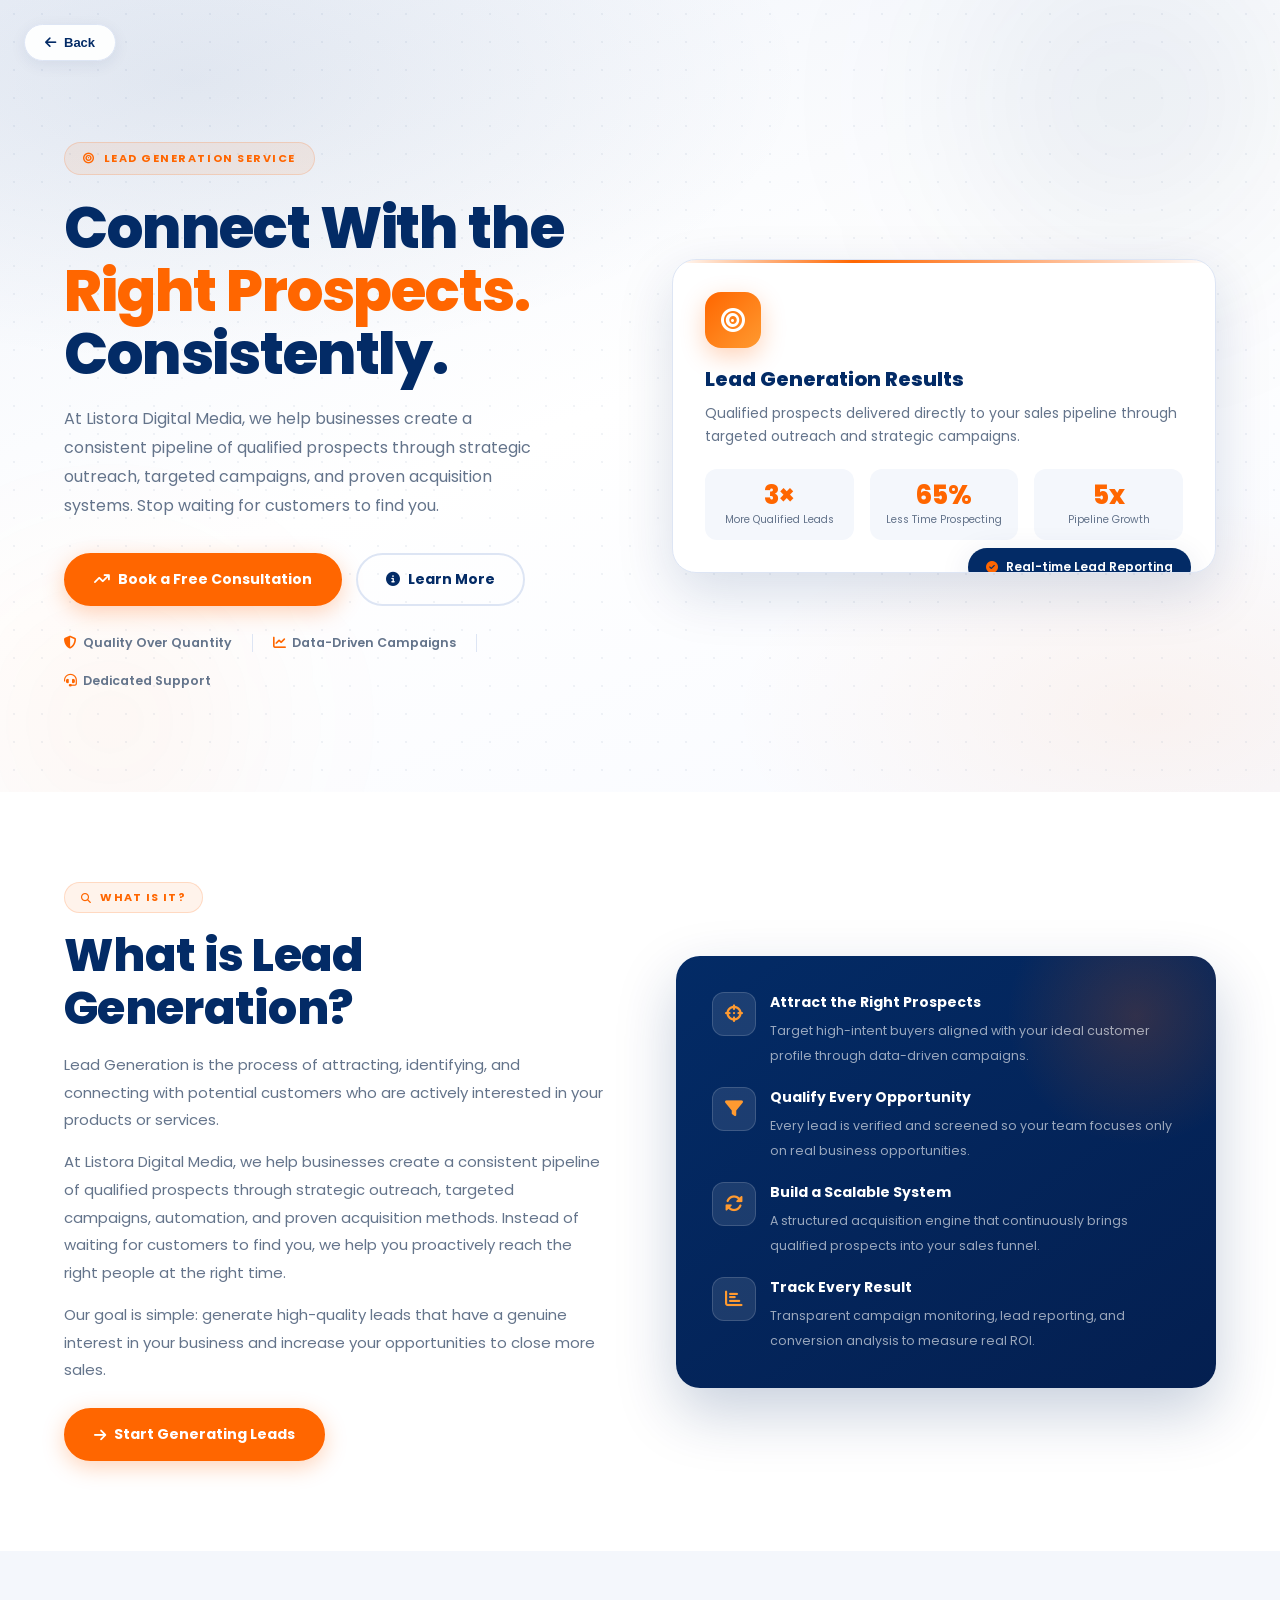
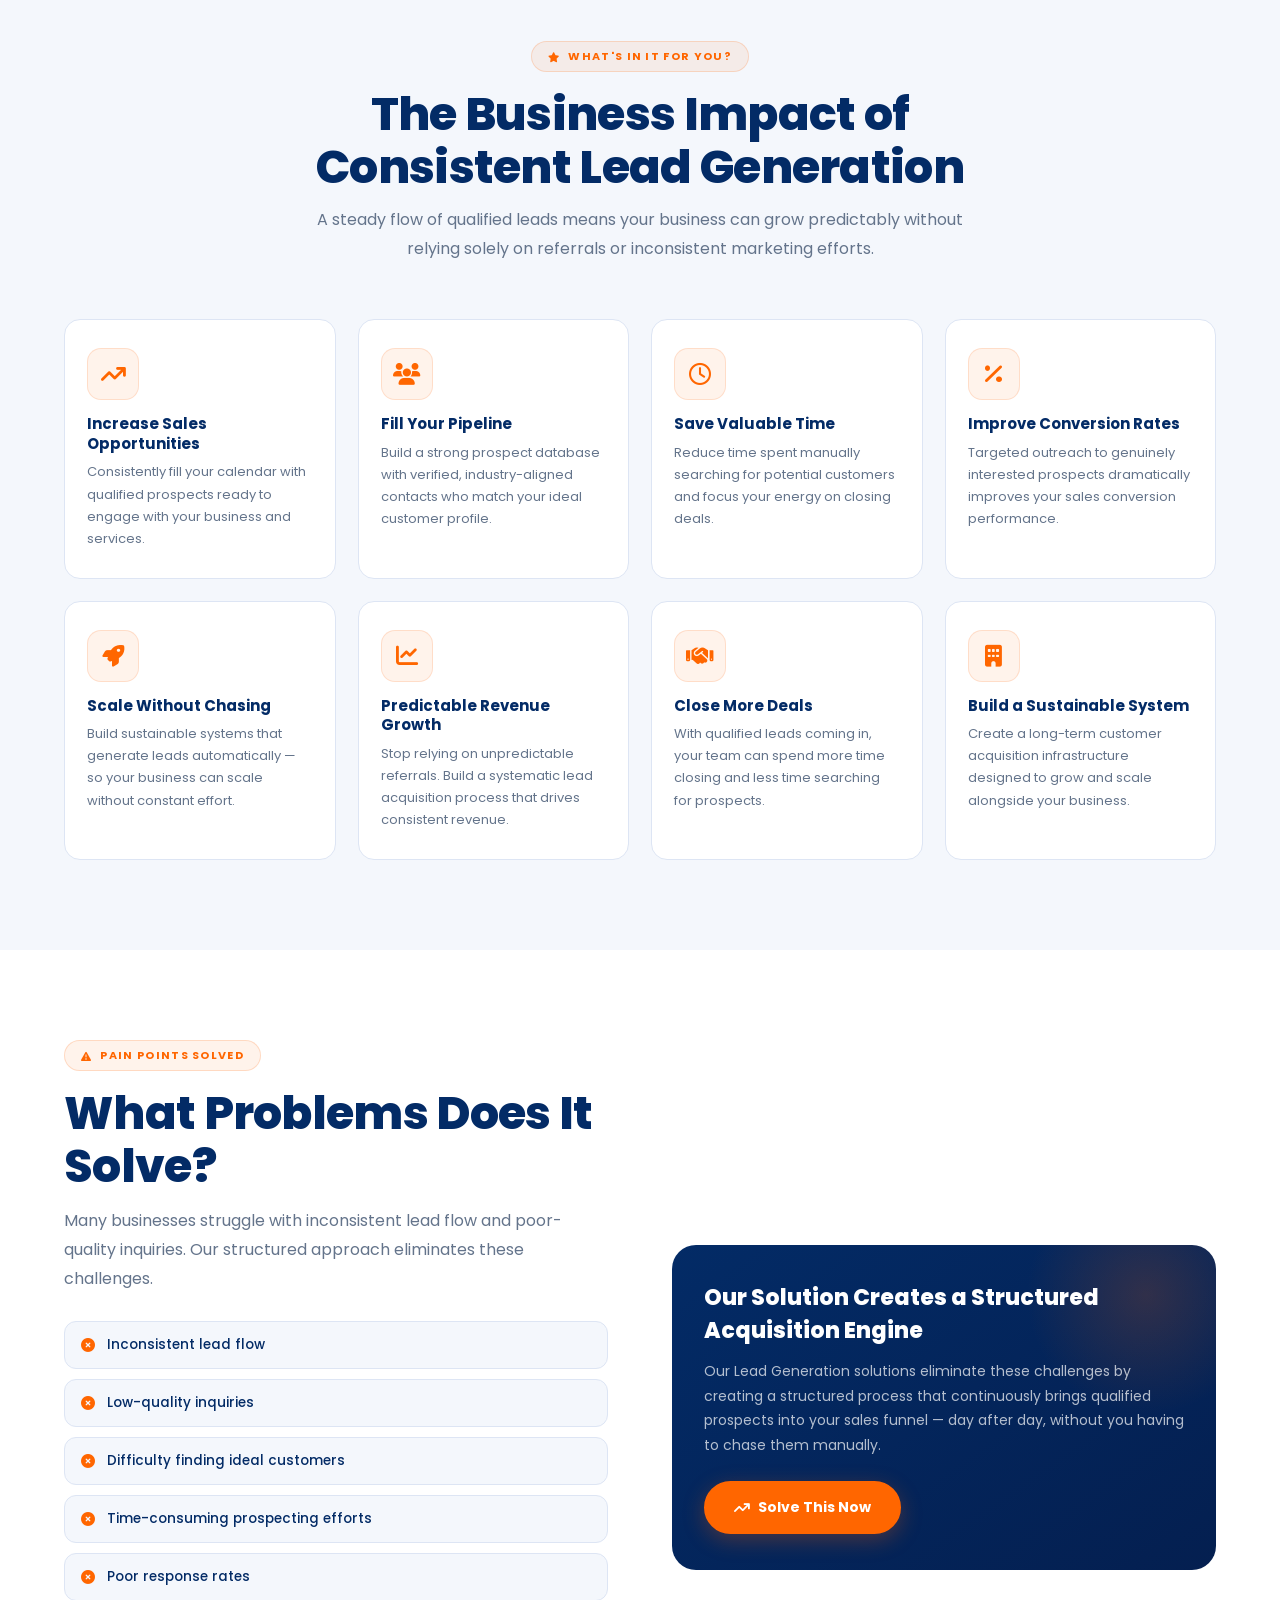
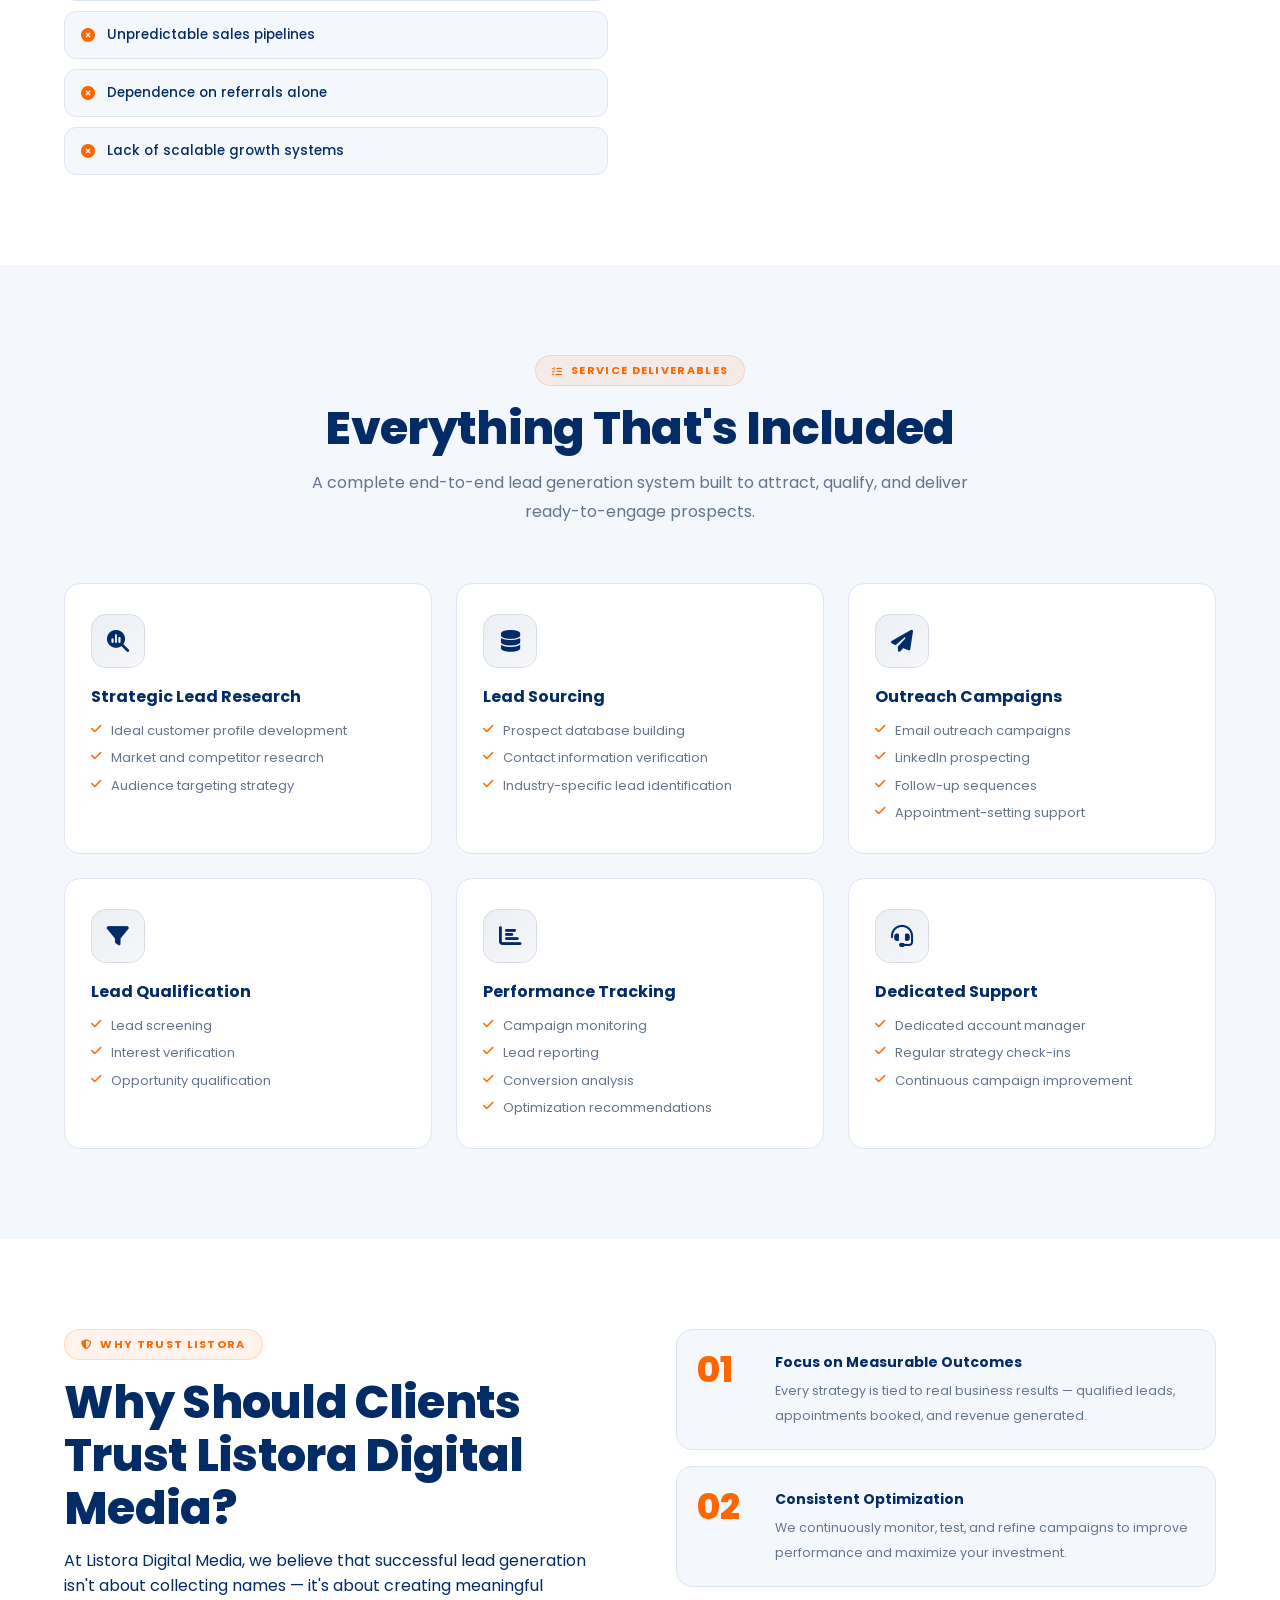
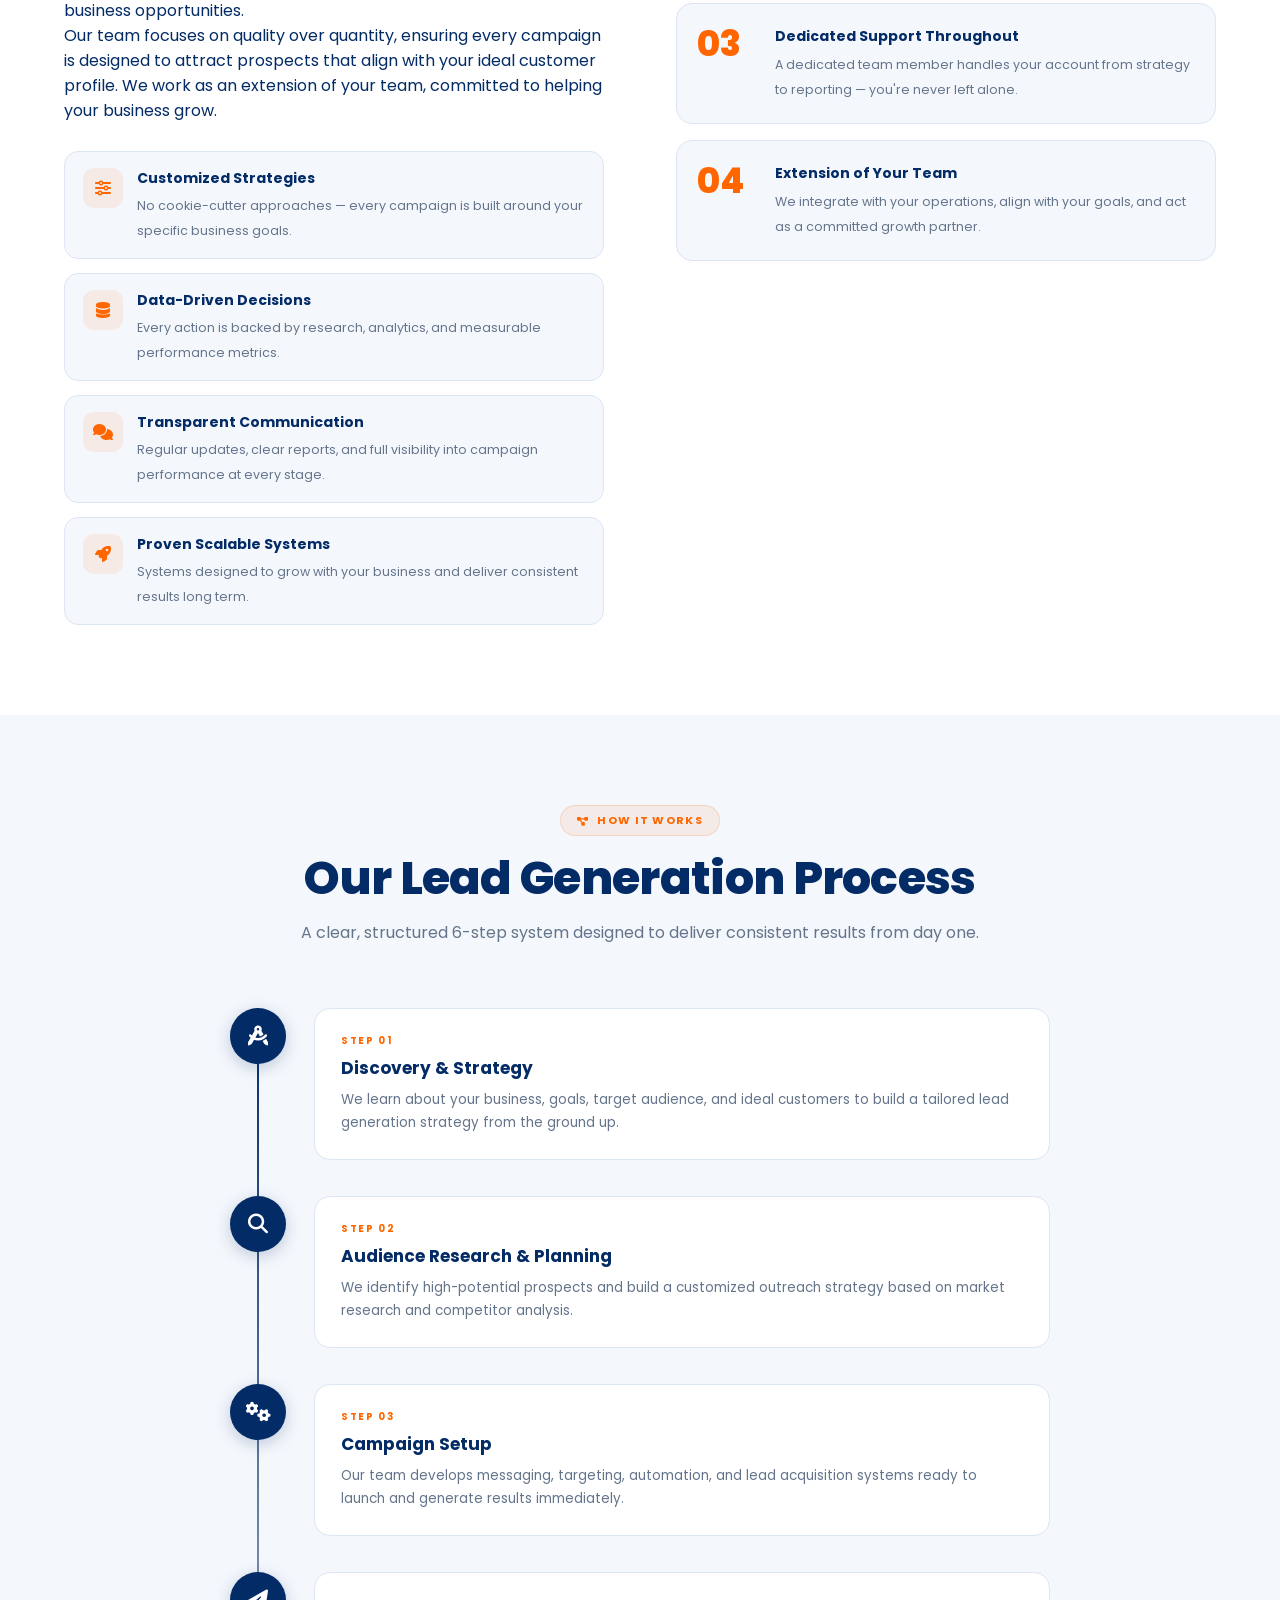
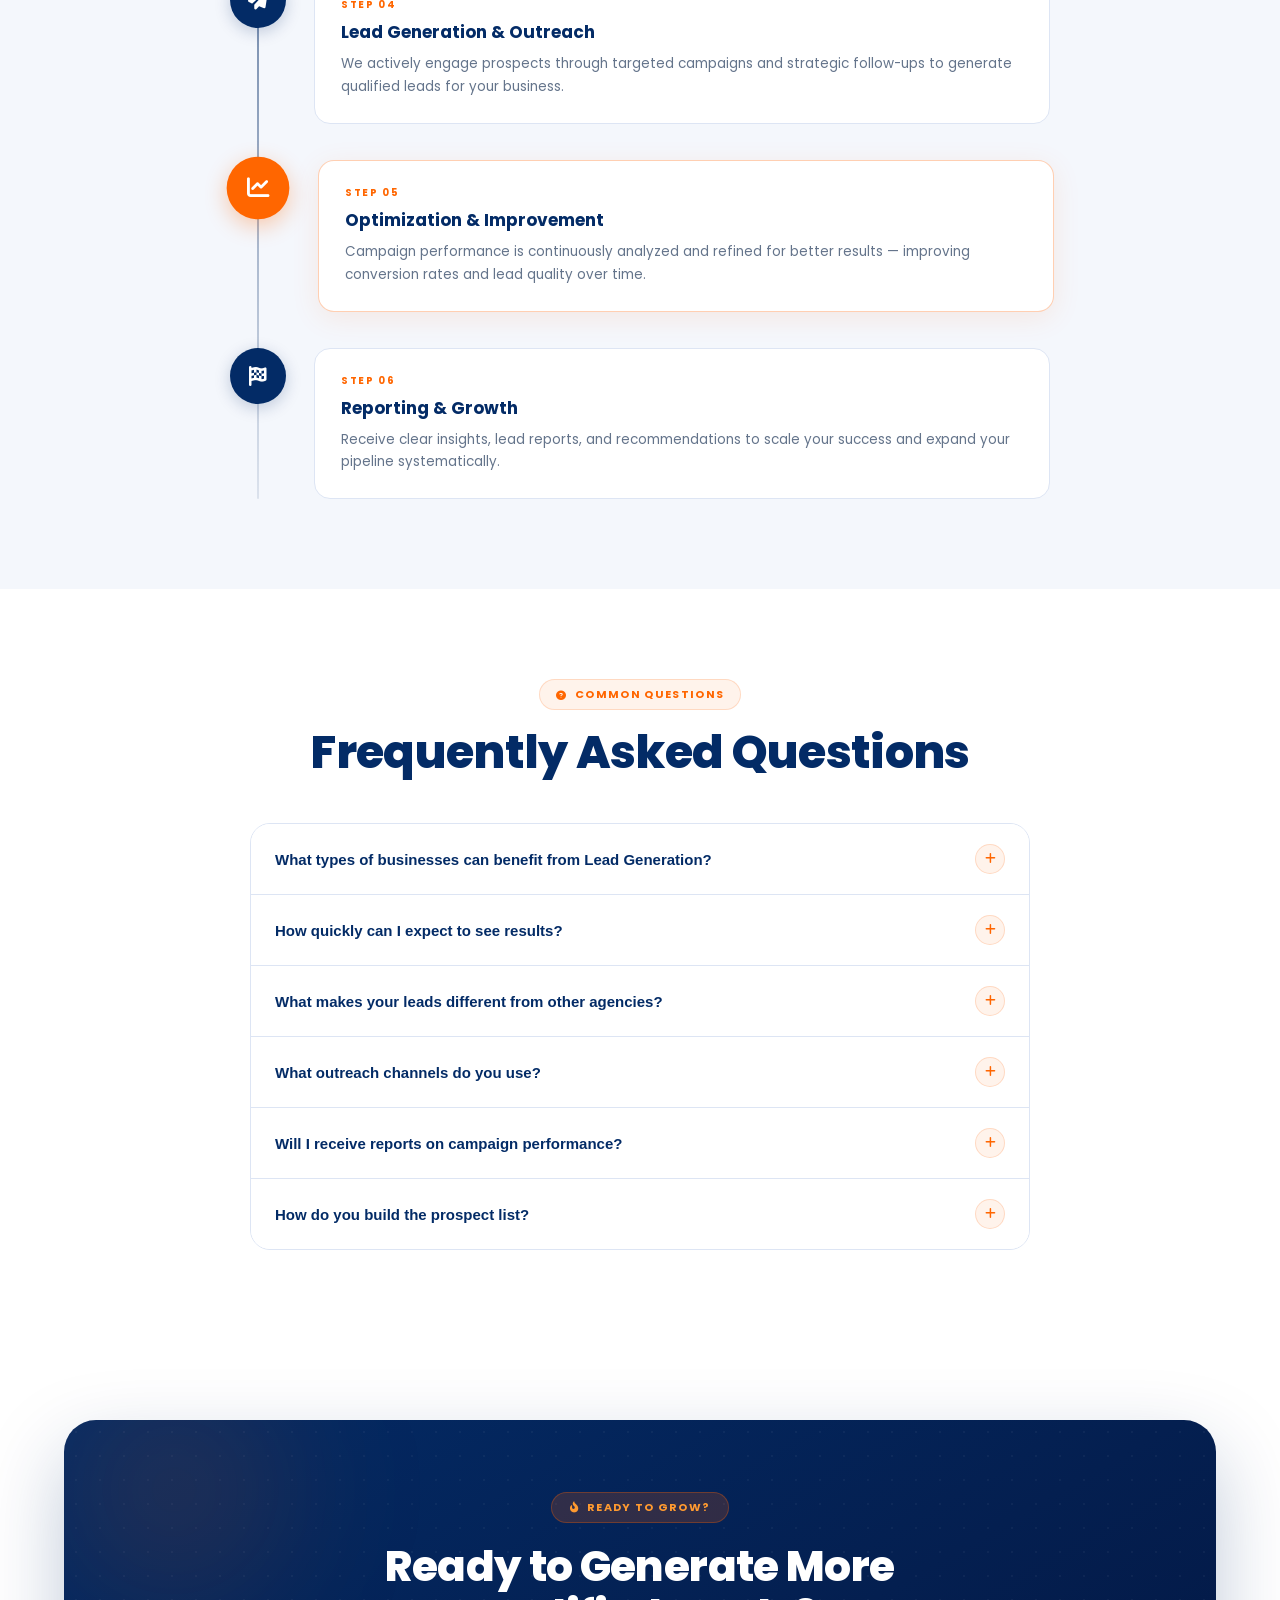
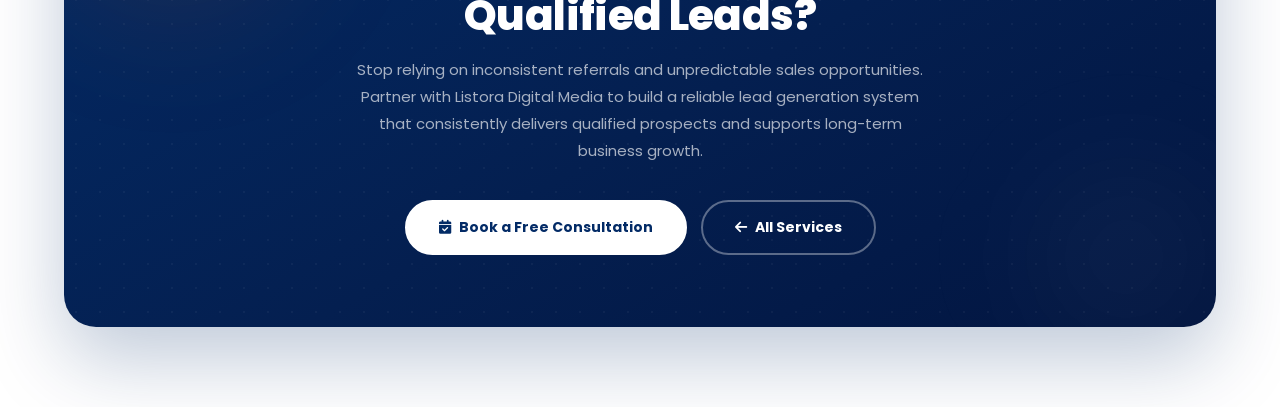
<file: lead.html>
<!DOCTYPE html>
<html lang="en">

<head>
    <meta charset="UTF-8">
    <meta name="viewport" content="width=device-width, initial-scale=1.0">
    <meta name="description"
        content="Lead Generation services by Listora Digital Media — attract qualified prospects and build a consistent sales pipeline.">
    <title>Lead Generation | Listora Digital Media</title>

    <link rel="preconnect" href="https://fonts.googleapis.com">
    <link rel="preconnect" href="https://fonts.gstatic.com" crossorigin>
    <link href="https://fonts.googleapis.com/css2?family=Poppins:wght@300;400;500;600;700;800&display=swap"
        rel="stylesheet">
    <link rel="stylesheet" href="https://cdnjs.cloudflare.com/ajax/libs/font-awesome/6.6.0/css/all.min.css">

    <style>
        *,
        *::before,
        *::after {
            box-sizing: border-box;
            margin: 0;
            padding: 0
        }

        html {
            scroll-behavior: smooth;
            font-size: 16px
        }

        body {
            font-family: 'Poppins', sans-serif;
            color: #032B66;
            background: #fff;
            overflow-x: hidden;
            -webkit-font-smoothing: antialiased
        }

        img {
            max-width: 100%;
            display: block
        }

        a {
            text-decoration: none
        }

        ul {
            list-style: none
        }

        :root {
            --navy: #032B66;
            --navy-deep: #021f4b;
            --navy-mid: #1a2353;
            --orange: #FF6600;
            --orange-dark: #e05500;
            --orange-soft: #f26b2c;
            --white: #ffffff;
            --bg-light: #f4f7fc;
            --bg-soft: #f0f4fb;
            --text-muted: #64748B;
            --border: #dde5f4;
            --shadow-sm: 0 4px 16px rgba(3, 43, 102, .07);
            --shadow-md: 0 8px 32px rgba(3, 43, 102, .11);
            --shadow-lg: 0 20px 56px rgba(3, 43, 102, .15);
            --radius: 16px;
            --radius-lg: 24px;
            --ease: cubic-bezier(.22, 1, .36, 1);
        }

        /* ── BACK BUTTON ── */
        .back-btn {
            position: fixed;
            top: 24px;
            left: 24px;
            z-index: 1000;
            display: inline-flex;
            align-items: center;
            gap: 8px;
            background: rgba(255, 255, 255, .92);
            backdrop-filter: blur(12px);
            border: 1px solid var(--border);
            border-radius: 50px;
            padding: 10px 20px;
            font-size: 13px;
            font-weight: 600;
            color: var(--navy);
            box-shadow: var(--shadow-sm);
            cursor: pointer;
            transition: transform .5s var(--ease), box-shadow .5s var(--ease), background .3s ease;
        }

        .back-btn i {
            transition: transform .4s var(--ease);
        }

        .back-btn:hover {
            transform: translateX(-4px);
            background: #fff;
            box-shadow: var(--shadow-md);
        }

        .back-btn:hover i {
            transform: translateX(-3px);
        }

        /* ── SCROLL REVEAL ── */
        .reveal {
            opacity: 0;
            transform: translateY(36px);
            transition: opacity .75s var(--ease), transform .75s var(--ease);
        }

        .reveal.visible {
            opacity: 1;
            transform: translateY(0);
        }

        .reveal-left {
            opacity: 0;
            transform: translateX(-32px);
            transition: opacity .75s var(--ease), transform .75s var(--ease);
        }

        .reveal-left.visible {
            opacity: 1;
            transform: translateX(0);
        }

        .reveal-right {
            opacity: 0;
            transform: translateX(32px);
            transition: opacity .75s var(--ease), transform .75s var(--ease);
        }

        .reveal-right.visible {
            opacity: 1;
            transform: translateX(0);
        }

        [data-delay="100"] {
            transition-delay: .10s
        }

        [data-delay="200"] {
            transition-delay: .20s
        }

        [data-delay="300"] {
            transition-delay: .30s
        }

        [data-delay="400"] {
            transition-delay: .40s
        }

        [data-delay="500"] {
            transition-delay: .50s
        }

        [data-delay="600"] {
            transition-delay: .60s
        }

        /* ── LAYOUT ── */
        .container {
            width: 90%;
            max-width: 1180px;
            margin: 0 auto
        }

        .section-pad {
            padding: 90px 0
        }

        /* ── SECTION LABEL ── */
        .section-label {
            display: inline-flex;
            align-items: center;
            gap: 8px;
            background: rgba(255, 98, 0, .08);
            color: var(--orange);
            border: 1px solid rgba(255, 98, 0, .18);
            padding: 6px 16px;
            border-radius: 50px;
            font-size: 11px;
            font-weight: 700;
            letter-spacing: .12em;
            text-transform: uppercase;
            margin-bottom: 16px;
        }

        .section-label i {
            font-size: 10px
        }

        /* ── TYPOGRAPHY ── */
        .section-title {
            font-size: clamp(28px, 4vw, 46px);
            font-weight: 800;
            line-height: 1.15;
            color: var(--navy);
            letter-spacing: -.015em;
            margin-bottom: 14px;
        }

        .section-sub {
            font-size: 16px;
            line-height: 1.8;
            color: var(--text-muted);
            max-width: 680px;
        }

        .section-sub.center {
            margin: 0 auto;
            text-align: center;
        }

        .text-orange {
            color: var(--orange)
        }

        /* ── BUTTONS ── */
        .btn {
            display: inline-flex;
            align-items: center;
            gap: 8px;
            padding: 14px 28px;
            border-radius: 50px;
            font-family: 'Poppins', sans-serif;
            font-size: 14px;
            font-weight: 700;
            cursor: pointer;
            border: 2px solid transparent;
            position: relative;
            overflow: hidden;
            transition: transform .55s var(--ease), box-shadow .55s var(--ease), background .3s ease;
        }

        .btn::after {
            content: '';
            position: absolute;
            inset: 0;
            background: linear-gradient(108deg, transparent 30%, rgba(255, 255, 255, .4) 50%, transparent 70%);
            transform: translateX(-130%);
            transition: transform 0ms linear;
            pointer-events: none;
        }

        .btn:hover::after {
            transform: translateX(130%);
            transition: transform 650ms var(--ease);
        }

        .btn-primary {
            background: var(--orange);
            color: #fff;
            border-color: var(--orange);
            box-shadow: 0 6px 22px rgba(255, 98, 0, .28);
        }

        .btn-primary:hover {
            background: var(--orange-dark);
            transform: translateY(-3px) scale(1.015);
            box-shadow: 0 12px 32px rgba(255, 98, 0, .36);
        }

        .btn-outline {
            background: transparent;
            color: var(--navy);
            border-color: var(--border);
        }

        .btn-outline:hover {
            border-color: var(--navy);
            background: var(--bg-light);
            transform: translateY(-2px);
        }

        /* ════════════════════════════════════════════════════════
   1. HERO
════════════════════════════════════════════════════════ */
        .hero {
            min-height: 88vh;
            display: flex;
            align-items: center;
            background:
                radial-gradient(ellipse 80% 60% at 15% 10%, rgba(3, 43, 102, .08) 0%, transparent 60%),
                radial-gradient(ellipse 60% 50% at 90% 90%, rgba(255, 98, 0, .06) 0%, transparent 55%),
                linear-gradient(160deg, #f0f4fb 0%, #ffffff 50%, #f8faff 100%);
            position: relative;
            overflow: hidden;
            padding: 120px 0 80px;
        }

        .hero-bg-dots {
            position: absolute;
            inset: 0;
            pointer-events: none;
            background-image: radial-gradient(circle, rgba(3, 43, 102, .055) 1px, transparent 1px);
            background-size: 28px 28px;
        }

        .hero-blob {
            position: absolute;
            border-radius: 50%;
            filter: blur(80px);
            pointer-events: none;
        }

        .hero-blob--1 {
            width: 500px;
            height: 500px;
            top: -150px;
            right: -100px;
            background: radial-gradient(circle, rgba(3, 43, 102, .10) 0%, transparent 70%);
            animation: blobDrift 18s ease-in-out infinite alternate;
        }

        .hero-blob--2 {
            width: 380px;
            height: 380px;
            bottom: -120px;
            left: -80px;
            background: radial-gradient(circle, rgba(255, 98, 0, .08) 0%, transparent 70%);
            animation: blobDrift 14s ease-in-out infinite alternate-reverse;
        }

        @keyframes blobDrift {
            from {
                transform: translate(0, 0) scale(1)
            }

            to {
                transform: translate(24px, -18px) scale(1.06)
            }
        }

        .hero-inner {
            position: relative;
            z-index: 1;
            display: grid;
            grid-template-columns: 1fr 1fr;
            gap: 64px;
            align-items: center;
        }

        .hero-content {
            max-width: 560px;
        }

        .hero-eyebrow {
            display: inline-flex;
            align-items: center;
            gap: 8px;
            background: rgba(255, 98, 0, .08);
            color: var(--orange);
            border: 1px solid rgba(255, 98, 0, .18);
            border-radius: 50px;
            padding: 7px 18px;
            font-size: 11px;
            font-weight: 700;
            letter-spacing: .14em;
            text-transform: uppercase;
            margin-bottom: 22px;
            animation: fadeUp .8s var(--ease) .1s both;
        }

        .hero-eyebrow i {
            font-size: 11px;
        }

        .hero-title {
            font-size: clamp(36px, 5vw, 58px);
            font-weight: 800;
            line-height: 1.08;
            color: var(--navy);
            letter-spacing: -.02em;
            margin-bottom: 20px;
            animation: fadeUp .85s var(--ease) .2s both;
        }

        .hero-title span {
            color: var(--orange);
        }

        .hero-sub {
            font-size: 16px;
            line-height: 1.8;
            color: var(--text-muted);
            margin-bottom: 32px;
            max-width: 480px;
            animation: fadeUp .85s var(--ease) .3s both;
        }

        .hero-actions {
            display: flex;
            gap: 14px;
            flex-wrap: wrap;
            animation: fadeUp .85s var(--ease) .4s both;
        }

        .hero-trust {
            display: flex;
            align-items: center;
            gap: 20px;
            margin-top: 28px;
            flex-wrap: wrap;
            animation: fadeUp .85s var(--ease) .5s both;
        }

        .hero-trust-item {
            display: flex;
            align-items: center;
            gap: 6px;
            font-size: 12.5px;
            font-weight: 600;
            color: var(--text-muted);
        }

        .hero-trust-item i {
            color: var(--orange);
            font-size: 13px;
        }

        .hero-trust-divider {
            width: 1px;
            height: 18px;
            background: var(--border);
        }

        /* Hero visual */
        .hero-visual {
            position: relative;
        }

        .hero-card-float {
            background: #fff;
            border-radius: var(--radius-lg);
            border: 1px solid var(--border);
            box-shadow: var(--shadow-lg);
            padding: 32px;
            position: relative;
            overflow: hidden;
            animation: fadeUp .9s var(--ease) .25s both;
        }

        .hero-card-float::before {
            content: '';
            position: absolute;
            top: 0;
            left: 0;
            right: 0;
            height: 3px;
            background: linear-gradient(90deg, transparent, var(--orange), rgba(255, 98, 0, .5), transparent);
        }

        .hero-card-float .float-icon {
            width: 56px;
            height: 56px;
            border-radius: 16px;
            background: linear-gradient(135deg, var(--orange), #ff9a30);
            display: flex;
            align-items: center;
            justify-content: center;
            font-size: 24px;
            color: #fff;
            margin-bottom: 16px;
            box-shadow: 0 8px 24px rgba(255, 98, 0, .28);
        }

        .hero-card-float h3 {
            font-size: 20px;
            font-weight: 800;
            color: var(--navy);
            margin-bottom: 8px;
        }

        .hero-card-float p {
            font-size: 14px;
            line-height: 1.7;
            color: var(--text-muted);
            margin-bottom: 20px;
        }

        .float-stats {
            display: grid;
            grid-template-columns: repeat(3, 1fr);
            gap: 16px;
        }

        .float-stat {
            background: var(--bg-light);
            border-radius: 12px;
            padding: 14px 12px;
            text-align: center;
        }

        .float-stat .stat-num {
            font-size: 1.6rem;
            font-weight: 800;
            color: var(--orange);
            line-height: 1;
        }

        .float-stat .stat-label {
            font-size: 10.5px;
            color: var(--text-muted);
            margin-top: 4px;
            line-height: 1.3;
        }

        .float-badge {
            position: absolute;
            bottom: -14px;
            right: 24px;
            background: var(--navy);
            color: #fff;
            display: flex;
            align-items: center;
            gap: 8px;
            padding: 10px 18px;
            border-radius: 50px;
            font-size: 12px;
            font-weight: 600;
            box-shadow: var(--shadow-md);
            white-space: nowrap;
        }

        .float-badge i {
            color: var(--orange);
        }

        @keyframes fadeUp {
            from {
                opacity: 0;
                transform: translateY(28px)
            }

            to {
                opacity: 1;
                transform: translateY(0)
            }
        }

        /* ════════════════════════════════════════════════════════
   2. OVERVIEW
════════════════════════════════════════════════════════ */
        .overview {
            background: var(--white);
        }

        .overview-inner {
            display: grid;
            grid-template-columns: 1fr 1fr;
            gap: 72px;
            align-items: center;
        }

        .overview-text .section-title {
            margin-bottom: 16px;
        }

        .overview-text p {
            font-size: 15px;
            line-height: 1.85;
            color: var(--text-muted);
            margin-bottom: 14px;
        }

        .overview-visual {
            background: linear-gradient(145deg, var(--navy) 0%, #041f50 100%);
            border-radius: var(--radius-lg);
            padding: 36px;
            color: #fff;
            position: relative;
            overflow: hidden;
            box-shadow: 0 24px 60px rgba(3, 43, 102, .22);
        }

        .overview-visual::after {
            content: '';
            position: absolute;
            width: 280px;
            height: 280px;
            top: -80px;
            right: -60px;
            border-radius: 50%;
            background: radial-gradient(circle, rgba(255, 98, 0, .18) 0%, transparent 65%);
            pointer-events: none;
        }

        .ov-goal {
            display: flex;
            align-items: flex-start;
            gap: 14px;
            margin-bottom: 20px;
            position: relative;
            z-index: 1;
        }

        .ov-goal:last-child {
            margin-bottom: 0;
        }

        .ov-goal-icon {
            width: 44px;
            height: 44px;
            border-radius: 12px;
            background: rgba(255, 255, 255, .10);
            border: 1px solid rgba(255, 255, 255, .15);
            display: flex;
            align-items: center;
            justify-content: center;
            font-size: 18px;
            color: #ff9a30;
            flex-shrink: 0;
        }

        .ov-goal-text strong {
            display: block;
            font-size: 14px;
            font-weight: 700;
            color: #fff;
            margin-bottom: 4px;
        }

        .ov-goal-text span {
            font-size: 12.5px;
            color: rgba(255, 255, 255, .60);
            line-height: 1.5;
        }

        /* ════════════════════════════════════════════════════════
   3. BENEFITS
════════════════════════════════════════════════════════ */
        .benefits {
            background: var(--bg-light);
        }

        .benefits-header {
            text-align: center;
            margin-bottom: 56px;
        }

        .benefits-header .section-title {
            margin-bottom: 12px;
        }

        .benefits-grid {
            display: grid;
            grid-template-columns: repeat(4, 1fr);
            gap: 22px;
        }

        .benefit-card {
            background: #fff;
            border-radius: var(--radius);
            border: 1px solid var(--border);
            padding: 28px 22px;
            transition: transform .65s var(--ease), box-shadow .65s var(--ease), border-color .4s ease;
            position: relative;
            overflow: hidden;
        }

        .benefit-card::before {
            content: '';
            position: absolute;
            bottom: 0;
            left: 50%;
            transform: translateX(-50%) scaleX(0);
            width: 60%;
            height: 2px;
            background: var(--orange);
            border-radius: 2px;
            transition: transform .5s var(--ease);
        }

        .benefit-card:hover::before {
            transform: translateX(-50%) scaleX(1);
        }

        .benefit-card:hover {
            transform: translateY(-8px);
            box-shadow: var(--shadow-md);
            border-color: rgba(255, 98, 0, .2);
        }

        .benefit-icon {
            width: 52px;
            height: 52px;
            border-radius: 14px;
            background: rgba(255, 98, 0, .08);
            border: 1px solid rgba(255, 98, 0, .15);
            display: flex;
            align-items: center;
            justify-content: center;
            font-size: 22px;
            color: var(--orange);
            margin-bottom: 14px;
            transition: background .45s var(--ease), transform .55s cubic-bezier(.34, 1.56, .64, 1);
        }

        .benefit-card:hover .benefit-icon {
            background: var(--orange);
            color: #fff;
            transform: scale(1.1) translateY(-2px);
        }

        .benefit-card h4 {
            font-size: 15px;
            font-weight: 700;
            color: var(--navy);
            margin-bottom: 8px;
            line-height: 1.3;
        }

        .benefit-card p {
            font-size: 13px;
            line-height: 1.7;
            color: var(--text-muted);
        }

        /* ════════════════════════════════════════════════════════
   4. PROBLEMS
════════════════════════════════════════════════════════ */
        .problems {
            background: #fff;
        }

        .problems-inner {
            display: grid;
            grid-template-columns: 1fr 1fr;
            gap: 64px;
            align-items: center;
        }

        .problems-text .section-title {
            margin-bottom: 14px;
        }

        .problems-text p {
            font-size: 15px;
            line-height: 1.85;
            color: var(--text-muted);
            margin-bottom: 24px;
        }

        .problem-list {
            display: flex;
            flex-direction: column;
            gap: 10px;
        }

        .problem-item {
            display: flex;
            align-items: center;
            gap: 12px;
            padding: 13px 16px;
            background: var(--bg-light);
            border-radius: 12px;
            border: 1px solid var(--border);
            transition: border-color .3s ease, transform .45s var(--ease);
        }

        .problem-item:hover {
            border-color: rgba(255, 98, 0, .25);
            transform: translateX(4px);
        }

        .problem-item i {
            color: var(--orange);
            font-size: 14px;
            flex-shrink: 0;
        }

        .problem-item span {
            font-size: 13.5px;
            font-weight: 500;
            color: var(--navy);
        }

        .problems-cta-box {
            background: linear-gradient(145deg, var(--navy), #041f50);
            border-radius: var(--radius-lg);
            padding: 36px 32px;
            color: #fff;
            position: relative;
            overflow: hidden;
        }

        .problems-cta-box::after {
            content: '';
            position: absolute;
            width: 260px;
            height: 260px;
            top: -80px;
            right: -60px;
            border-radius: 50%;
            background: radial-gradient(circle, rgba(255, 98, 0, .18) 0%, transparent 65%);
            pointer-events: none;
        }

        .problems-cta-box h3 {
            font-size: 22px;
            font-weight: 800;
            margin-bottom: 12px;
            position: relative;
            z-index: 1;
        }

        .problems-cta-box p {
            font-size: 14px;
            line-height: 1.75;
            color: rgba(255, 255, 255, .70);
            margin-bottom: 24px;
            position: relative;
            z-index: 1;
        }

        .problems-cta-box .btn-primary {
            position: relative;
            z-index: 1;
        }

        /* ════════════════════════════════════════════════════════
   5. WHAT'S INCLUDED
════════════════════════════════════════════════════════ */
        .included {
            background: var(--bg-light);
        }

        .included-header {
            text-align: center;
            margin-bottom: 56px;
        }

        .included-grid {
            display: grid;
            grid-template-columns: repeat(3, 1fr);
            gap: 24px;
        }

        .included-card {
            background: #fff;
            border-radius: var(--radius);
            border: 1px solid var(--border);
            padding: 30px 26px;
            transition: transform .65s var(--ease), box-shadow .65s var(--ease);
        }

        .included-card:hover {
            transform: translateY(-8px);
            box-shadow: var(--shadow-md);
        }

        .included-card__icon {
            width: 54px;
            height: 54px;
            border-radius: 15px;
            background: linear-gradient(135deg, rgba(3, 43, 102, .08), rgba(3, 43, 102, .04));
            border: 1px solid rgba(3, 43, 102, .10);
            display: flex;
            align-items: center;
            justify-content: center;
            font-size: 22px;
            color: var(--navy);
            margin-bottom: 16px;
            transition: background .45s var(--ease), color .35s ease, transform .55s cubic-bezier(.34, 1.56, .64, 1);
        }

        .included-card:hover .included-card__icon {
            background: var(--navy);
            color: #fff;
            transform: scale(1.08);
        }

        .included-card h4 {
            font-size: 16px;
            font-weight: 700;
            color: var(--navy);
            margin-bottom: 12px;
        }

        .included-card ul {
            display: flex;
            flex-direction: column;
            gap: 8px;
        }

        .included-card ul li {
            display: flex;
            align-items: flex-start;
            gap: 9px;
            font-size: 13px;
            line-height: 1.5;
            color: var(--text-muted);
        }

        .included-card ul li i {
            color: var(--orange);
            font-size: 12px;
            margin-top: 2px;
            flex-shrink: 0;
        }

        /* ════════════════════════════════════════════════════════
   6. WHY TRUST US
════════════════════════════════════════════════════════ */
        .trust {
            background: #fff;
        }

        .trust-inner {
            display: grid;
            grid-template-columns: 1fr 1fr;
            gap: 72px;
            align-items: start;
        }

        .trust-text .section-title {
            margin-bottom: 14px;
        }

        .trust-text p {
            font-size: 15px;
            line-height: 1.85;
            color: var(--text-muted);
            margin-bottom: 24px;
        }

        .trust-features {
            display: flex;
            flex-direction: column;
            gap: 14px;
        }

        .trust-feat {
            display: flex;
            align-items: flex-start;
            gap: 14px;
            padding: 16px 18px;
            background: var(--bg-light);
            border-radius: 14px;
            border: 1px solid var(--border);
            transition: border-color .35s ease, transform .5s var(--ease);
        }

        .trust-feat:hover {
            border-color: rgba(255, 98, 0, .25);
            transform: translateX(5px);
        }

        .trust-feat-icon {
            width: 40px;
            height: 40px;
            border-radius: 11px;
            background: rgba(255, 98, 0, .09);
            display: flex;
            align-items: center;
            justify-content: center;
            font-size: 16px;
            color: var(--orange);
            flex-shrink: 0;
        }

        .trust-feat-text strong {
            display: block;
            font-size: 14px;
            font-weight: 700;
            color: var(--navy);
            margin-bottom: 3px;
        }

        .trust-feat-text span {
            font-size: 12.5px;
            color: var(--text-muted);
            line-height: 1.5;
        }

        .trust-card-grid {
            display: flex;
            flex-direction: column;
            gap: 16px;
        }

        .trust-card {
            background: var(--bg-light);
            border-radius: var(--radius);
            border: 1px solid var(--border);
            padding: 22px 20px;
            display: flex;
            align-items: flex-start;
            gap: 14px;
            transition: transform .5s var(--ease), box-shadow .5s var(--ease);
        }

        .trust-card:hover {
            transform: translateY(-5px);
            box-shadow: var(--shadow-sm);
        }

        .trust-card-num {
            font-size: 2.2rem;
            font-weight: 800;
            color: var(--orange);
            line-height: 1;
            min-width: 64px;
            flex-shrink: 0;
        }

        .trust-card-body strong {
            display: block;
            font-size: 14px;
            font-weight: 700;
            color: var(--navy);
            margin-bottom: 4px;
        }

        .trust-card-body span {
            font-size: 12.5px;
            color: var(--text-muted);
            line-height: 1.5;
        }

        /* ════════════════════════════════════════════════════════
   7. PROCESS
════════════════════════════════════════════════════════ */
        .process {
            background: var(--bg-light);
        }

        .process-header {
            text-align: center;
            margin-bottom: 60px;
        }

        .process-timeline {
            max-width: 820px;
            margin: 0 auto;
            position: relative;
        }

        .process-timeline::before {
            content: '';
            position: absolute;
            left: 27px;
            top: 0;
            bottom: 0;
            width: 2px;
            background: linear-gradient(to bottom, var(--navy), rgba(3, 43, 102, .1));
            border-radius: 2px;
        }

        .process-step {
            display: flex;
            gap: 28px;
            align-items: flex-start;
            margin-bottom: 36px;
            position: relative;
        }

        .process-step:last-child {
            margin-bottom: 0;
        }

        .process-dot {
            width: 56px;
            height: 56px;
            border-radius: 50%;
            background: var(--navy);
            color: #fff;
            display: flex;
            align-items: center;
            justify-content: center;
            font-size: 20px;
            flex-shrink: 0;
            position: relative;
            z-index: 2;
            box-shadow: 0 4px 16px rgba(3, 43, 102, .22);
            transition: background .4s ease, transform .5s var(--ease), box-shadow .4s ease;
        }

        .process-step.ps-active .process-dot,
        .process-step:hover .process-dot {
            background: var(--orange);
            transform: scale(1.12);
            box-shadow: 0 6px 20px rgba(255, 98, 0, .32);
        }

        .process-card {
            background: #fff;
            border-radius: var(--radius);
            border: 1.5px solid var(--border);
            padding: 24px 26px;
            flex: 1;
            transition: box-shadow .55s var(--ease), border-color .4s ease, transform .55s var(--ease);
        }

        .process-step.ps-active .process-card,
        .process-step:hover .process-card {
            border-color: rgba(255, 98, 0, .30);
            box-shadow: 0 6px 28px rgba(255, 98, 0, .10);
            transform: translateX(4px);
        }

        .process-step-num {
            font-size: 10px;
            font-weight: 700;
            letter-spacing: .16em;
            text-transform: uppercase;
            color: var(--orange);
            margin-bottom: 6px;
            display: block;
        }

        .process-card h4 {
            font-size: 17px;
            font-weight: 700;
            color: var(--navy);
            margin-bottom: 8px;
        }

        .process-card p {
            font-size: 13.5px;
            line-height: 1.7;
            color: var(--text-muted);
        }

        /* ════════════════════════════════════════════════════════
   8. FAQ
════════════════════════════════════════════════════════ */
        .faq-section {
            background: #fff;
        }

        .faq-inner {
            max-width: 780px;
            margin: 0 auto;
        }

        .faq-header {
            text-align: center;
            margin-bottom: 44px;
        }

        .faq-list {
            border: 1.5px solid var(--border);
            border-radius: 20px;
            overflow: hidden;
        }

        .faq-item {
            border-bottom: 1px solid var(--border);
        }

        .faq-item:last-child {
            border-bottom: none;
        }

        .faq-q {
            width: 100%;
            background: #fff;
            border: none;
            padding: 20px 24px;
            display: flex;
            align-items: center;
            justify-content: space-between;
            cursor: pointer;
            text-align: left;
            gap: 16px;
            transition: background .3s ease;
        }

        .faq-q:hover {
            background: var(--bg-light);
        }

        .faq-q[aria-expanded="true"] {
            background: rgba(3, 43, 102, .04);
        }

        .faq-q span {
            font-size: 15px;
            font-weight: 600;
            color: var(--navy);
        }

        .faq-icon {
            width: 30px;
            height: 30px;
            border-radius: 50%;
            background: rgba(255, 98, 0, .08);
            border: 1px solid rgba(255, 98, 0, .18);
            display: flex;
            align-items: center;
            justify-content: center;
            flex-shrink: 0;
            font-size: 12px;
            color: var(--orange);
            transition: transform .5s cubic-bezier(.34, 1.56, .64, 1), background .3s ease;
        }

        .faq-q[aria-expanded="true"] .faq-icon {
            transform: rotate(45deg);
            background: var(--orange);
            color: #fff;
            border-color: var(--orange);
        }

        .faq-a {
            max-height: 0;
            overflow: hidden;
            transition: max-height .45s cubic-bezier(.22, 1, .36, 1), padding .35s ease;
            padding: 0 24px;
            background: #fff;
        }

        .faq-a.open {
            max-height: 320px;
            padding: 0 24px 20px;
        }

        .faq-a p {
            font-size: 14px;
            line-height: 1.8;
            color: var(--text-muted);
            padding-top: 4px;
        }

        /* ════════════════════════════════════════════════════════
   9. CTA
════════════════════════════════════════════════════════ */
        .cta-section {
            padding: 80px 0;
        }

        .cta-container {
            background: linear-gradient(150deg, var(--navy) 0%, #041f50 55%, #021540 100%);
            border-radius: 32px;
            padding: 72px 60px;
            display: flex;
            flex-direction: column;
            align-items: center;
            text-align: center;
            position: relative;
            overflow: hidden;
            box-shadow: 0 32px 80px rgba(3, 43, 102, .25);
        }

        .cta-container::before {
            content: '';
            position: absolute;
            inset: 0;
            background-image: radial-gradient(circle, rgba(255, 255, 255, .04) 1px, transparent 1px);
            background-size: 24px 24px;
            pointer-events: none;
        }

        .cta-blob {
            position: absolute;
            border-radius: 50%;
            filter: blur(60px);
            pointer-events: none;
        }

        .cta-blob--1 {
            width: 380px;
            height: 380px;
            top: -120px;
            left: -80px;
            background: radial-gradient(circle, rgba(255, 98, 0, .16) 0%, transparent 65%);
        }

        .cta-blob--2 {
            width: 300px;
            height: 300px;
            bottom: -80px;
            right: -60px;
            background: radial-gradient(circle, rgba(255, 255, 255, .06) 0%, transparent 65%);
        }

        .cta-label {
            display: inline-flex;
            align-items: center;
            gap: 8px;
            background: rgba(255, 98, 0, .18);
            color: #ff9a30;
            border: 1px solid rgba(255, 98, 0, .30);
            border-radius: 50px;
            padding: 6px 18px;
            font-size: 11px;
            font-weight: 700;
            letter-spacing: .12em;
            text-transform: uppercase;
            margin-bottom: 20px;
            position: relative;
            z-index: 1;
        }

        .cta-title {
            font-size: clamp(26px, 3.8vw, 42px);
            font-weight: 800;
            color: #fff;
            line-height: 1.15;
            letter-spacing: -.015em;
            margin-bottom: 16px;
            position: relative;
            z-index: 1;
            max-width: 680px;
        }

        .cta-sub {
            font-size: 15px;
            line-height: 1.8;
            color: rgba(255, 255, 255, .65);
            margin-bottom: 36px;
            position: relative;
            z-index: 1;
            max-width: 580px;
        }

        .cta-actions {
            display: flex;
            gap: 14px;
            flex-wrap: wrap;
            justify-content: center;
            position: relative;
            z-index: 1;
        }

        .btn-cta-white {
            background: #fff;
            color: var(--navy);
            border: 2px solid #fff;
            padding: 15px 32px;
            border-radius: 50px;
            font-weight: 700;
            font-size: 14px;
            display: inline-flex;
            align-items: center;
            gap: 8px;
            cursor: pointer;
            transition: transform .55s var(--ease), box-shadow .55s var(--ease);
        }

        .btn-cta-white:hover {
            transform: translateY(-3px) scale(1.015);
            box-shadow: 0 12px 32px rgba(0, 0, 0, .20);
        }

        .btn-cta-outline {
            background: transparent;
            color: #fff;
            border: 2px solid rgba(255, 255, 255, .35);
            padding: 15px 32px;
            border-radius: 50px;
            font-weight: 700;
            font-size: 14px;
            display: inline-flex;
            align-items: center;
            gap: 8px;
            cursor: pointer;
            transition: border-color .3s ease, background .3s ease, transform .55s var(--ease);
        }

        .btn-cta-outline:hover {
            border-color: rgba(255, 255, 255, .70);
            background: rgba(255, 255, 255, .08);
            transform: translateY(-2px);
        }

        /* ════════════════════════════════════════════════════════
   RESPONSIVE
════════════════════════════════════════════════════════ */
        @media(max-width:1024px) {

            .hero-inner,
            .overview-inner,
            .problems-inner,
            .trust-inner {
                grid-template-columns: 1fr;
                gap: 48px;
            }

            .benefits-grid {
                grid-template-columns: repeat(2, 1fr);
            }

            .included-grid {
                grid-template-columns: repeat(2, 1fr);
            }

            .hero-visual,
            .trust-card-grid {
                order: 0;
            }
        }

        @media(max-width:768px) {
            .section-pad {
                padding: 70px 0;
            }

            .hero {
                padding: 100px 0 60px;
                min-height: auto;
            }

            .hero-inner {
                gap: 40px;
            }

            .hero-title {
                font-size: 32px;
            }

            .hero-trust {
                gap: 12px;
            }

            .float-stats {
                grid-template-columns: repeat(3, 1fr);
            }

            .benefits-grid {
                grid-template-columns: 1fr 1fr;
            }

            .included-grid {
                grid-template-columns: 1fr;
            }

            .process-timeline::before {
                left: 22px;
            }

            .process-dot {
                width: 46px;
                height: 46px;
                font-size: 16px;
            }

            .cta-container {
                padding: 48px 28px;
            }

            .cta-title {
                font-size: 24px;
            }

            .back-btn {
                top: 16px;
                left: 16px;
                padding: 8px 16px;
                font-size: 12px;
            }
        }

        @media(max-width:480px) {
            .benefits-grid {
                grid-template-columns: 1fr;
            }

            .hero-actions,
            .cta-actions {
                flex-direction: column;
                align-items: stretch;
            }

            .btn,
            .btn-cta-white,
            .btn-cta-outline {
                justify-content: center;
            }

            .problems-inner {
                grid-template-columns: 1fr;
            }
        }

        /* Reduced motion */
        @media(prefers-reduced-motion:reduce) {

            .reveal,
            .reveal-left,
            .reveal-right,
            .hero-eyebrow,
            .hero-title,
            .hero-sub,
            .hero-actions,
            .hero-trust {
                animation: none !important;
                opacity: 1 !important;
                transform: none !important;
            }

            .hero-blob {
                animation: none !important;
            }
        }

        /* ═══ PREMIUM TEXT ANIMATIONS (Listora design system) ═══ */

        /* Word reveal — headings */
        .txt-word {
            display: inline-block;
            overflow: hidden;
            vertical-align: bottom;
            line-height: 1.1;
        }

        .txt-section-word {
            transform: translateY(105%);
            opacity: 0;
            will-change: transform, opacity;
            transition:
                transform 0.72s cubic-bezier(0.16, 1, 0.3, 1),
                opacity 0.50s ease;
        }

        .txt-section-word.txt-in {
            transform: translateY(0%);
            opacity: 1;
            will-change: auto;
        }

        /* Word reveal — paragraphs (softer, smaller range) */
        .txt-para-word {
            display: inline-block;
            overflow: hidden;
            vertical-align: bottom;
            line-height: inherit;
            transform: translateY(70%);
            opacity: 0;
            transition:
                transform 0.58s cubic-bezier(0.22, 1, 0.36, 1),
                opacity 0.45s ease;
            will-change: transform, opacity;
        }

        .txt-para-word.txt-in {
            transform: translateY(0%);
            opacity: 1;
            will-change: auto;
        }

        /* Badge spring pop */
        .txt-badge-anim {
            opacity: 0;
            transform: translateY(12px) scale(0.92);
            will-change: transform, opacity;
            transition:
                opacity 0.50s ease,
                transform 0.55s cubic-bezier(0.34, 1.56, 0.64, 1);
        }

        .txt-badge-anim.txt-badge-in {
            opacity: 1;
            transform: translateY(0) scale(1);
            will-change: auto;
        }

        /* Image scale-in on scroll */
        .img-reveal {
            opacity: 0;
            transform: scale(0.94);
            transition:
                opacity 0.85s cubic-bezier(0.22, 1, 0.36, 1),
                transform 0.85s cubic-bezier(0.22, 1, 0.36, 1);
            will-change: transform, opacity;
        }

        .img-reveal.img-in {
            opacity: 1;
            transform: scale(1);
            will-change: auto;
        }

        /* Counter number animation */
        .count-num {
            display: inline-block;
            font-variant-numeric: tabular-nums;
        }

        /* Reduced motion */
        @media (prefers-reduced-motion: reduce) {

            .txt-section-word,
            .txt-para-word,
            .txt-badge-anim,
            .img-reveal {
                transform: none !important;
                opacity: 1 !important;
                transition: none !important;
                will-change: auto !important;
            }
        }
    </style>
</head>

<body>

    <!-- ═══════════════════════════════════════════
     BACK BUTTON
═══════════════════════════════════════════ -->
    <button class="back-btn" onclick="history.back()" aria-label="Go back">
        <i class="fa-solid fa-arrow-left"></i>
        Back
    </button>


    <!-- ═══════════════════════════════════════════
     1. HERO
═══════════════════════════════════════════ -->
    <section class="hero" aria-labelledby="hero-title">
        <div class="hero-bg-dots" aria-hidden="true"></div>
        <div class="hero-blob hero-blob--1" aria-hidden="true"></div>
        <div class="hero-blob hero-blob--2" aria-hidden="true"></div>

        <div class="container">
            <div class="hero-inner">

                <!-- Left -->
                <div class="hero-content">
                    <div class="hero-eyebrow">
                        <i class="fa-solid fa-bullseye"></i>
                        Lead Generation Service
                    </div>
                    <h1 class="hero-title" id="hero-title">
                        Connect With the<br>
                        <span>Right Prospects.</span><br>
                        Consistently.
                    </h1>
                    <p class="hero-sub">
                        At Listora Digital Media, we help businesses create a consistent pipeline of qualified prospects
                        through strategic outreach, targeted campaigns, and proven acquisition systems. Stop waiting for
                        customers to find you.
                    </p>
                    <div class="hero-actions">
                        <a href="contact.html" class="btn btn-primary">
                            <i class="fa-solid fa-arrow-trend-up"></i>
                            Book a Free Consultation
                        </a>
                        <a href="#overview" class="btn btn-outline">
                            <i class="fa-solid fa-circle-info"></i>
                            Learn More
                        </a>
                    </div>
                    <div class="hero-trust">
                        <div class="hero-trust-item"><i class="fa-solid fa-shield-halved"></i> Quality Over Quantity
                        </div>
                        <div class="hero-trust-divider" aria-hidden="true"></div>
                        <div class="hero-trust-item"><i class="fa-solid fa-chart-line"></i> Data-Driven Campaigns</div>
                        <div class="hero-trust-divider" aria-hidden="true"></div>
                        <div class="hero-trust-item"><i class="fa-solid fa-headset"></i> Dedicated Support</div>
                    </div>
                </div>

                <!-- Right -->
                <div class="hero-visual">
                    <div class="hero-card-float">
                        <div class="float-icon"><i class="fa-solid fa-bullseye"></i></div>
                        <h3>Lead Generation Results</h3>
                        <p>Qualified prospects delivered directly to your sales pipeline through targeted outreach and
                            strategic campaigns.</p>
                        <div class="float-stats">
                            <div class="float-stat">
                                <div class="stat-num">3×</div>
                                <div class="stat-label">More Qualified Leads</div>
                            </div>
                            <div class="float-stat">
                                <div class="stat-num">65%</div>
                                <div class="stat-label">Less Time Prospecting</div>
                            </div>
                            <div class="float-stat">
                                <div class="stat-num">5x</div>
                                <div class="stat-label">Pipeline Growth</div>
                            </div>
                        </div>
                        <div class="float-badge">
                            <i class="fa-solid fa-circle-check"></i>
                            Real-time Lead Reporting
                        </div>
                    </div>
                </div>

            </div>
        </div>
    </section>


    <!-- ═══════════════════════════════════════════
     2. OVERVIEW
═══════════════════════════════════════════ -->
    <section class="overview section-pad" id="overview" aria-labelledby="overview-title">
        <div class="container">
            <div class="overview-inner">

                <div class="overview-text reveal-left">
                    <span class="section-label"><i class="fa-solid fa-magnifying-glass"></i> What Is It?</span>
                    <h2 class="section-title" id="overview-title">What is Lead Generation?</h2>
                    <p>Lead Generation is the process of attracting, identifying, and connecting with potential
                        customers who are actively interested in your products or services.</p>
                    <p>At Listora Digital Media, we help businesses create a consistent pipeline of qualified prospects
                        through strategic outreach, targeted campaigns, automation, and proven acquisition methods.
                        Instead of waiting for customers to find you, we help you proactively reach the right people at
                        the right time.</p>
                    <p>Our goal is simple: generate high-quality leads that have a genuine interest in your business and
                        increase your opportunities to close more sales.</p>
                    <a href="contact.html" class="btn btn-primary" style="margin-top:10px">
                        <i class="fa-solid fa-arrow-right"></i> Start Generating Leads
                    </a>
                </div>

                <div class="overview-visual reveal-right">
                    <div class="ov-goal">
                        <div class="ov-goal-icon"><i class="fa-solid fa-crosshairs"></i></div>
                        <div class="ov-goal-text">
                            <strong>Attract the Right Prospects</strong>
                            <span>Target high-intent buyers aligned with your ideal customer profile through data-driven
                                campaigns.</span>
                        </div>
                    </div>
                    <div class="ov-goal">
                        <div class="ov-goal-icon"><i class="fa-solid fa-filter"></i></div>
                        <div class="ov-goal-text">
                            <strong>Qualify Every Opportunity</strong>
                            <span>Every lead is verified and screened so your team focuses only on real business
                                opportunities.</span>
                        </div>
                    </div>
                    <div class="ov-goal">
                        <div class="ov-goal-icon"><i class="fa-solid fa-rotate"></i></div>
                        <div class="ov-goal-text">
                            <strong>Build a Scalable System</strong>
                            <span>A structured acquisition engine that continuously brings qualified prospects into your
                                sales funnel.</span>
                        </div>
                    </div>
                    <div class="ov-goal">
                        <div class="ov-goal-icon"><i class="fa-solid fa-chart-bar"></i></div>
                        <div class="ov-goal-text">
                            <strong>Track Every Result</strong>
                            <span>Transparent campaign monitoring, lead reporting, and conversion analysis to measure
                                real ROI.</span>
                        </div>
                    </div>
                </div>

            </div>
        </div>
    </section>


    <!-- ═══════════════════════════════════════════
     3. BENEFITS
═══════════════════════════════════════════ -->
    <section class="benefits section-pad" aria-labelledby="benefits-title">
        <div class="container">
            <div class="benefits-header reveal">
                <span class="section-label"><i class="fa-solid fa-star"></i> What's In It For You?</span>
                <h2 class="section-title" id="benefits-title">The Business Impact of<br>Consistent Lead Generation</h2>
                <p class="section-sub center">A steady flow of qualified leads means your business can grow predictably
                    without relying solely on referrals or inconsistent marketing efforts.</p>
            </div>
            <div class="benefits-grid">
                <div class="benefit-card reveal" data-delay="0">
                    <div class="benefit-icon"><i class="fa-solid fa-arrow-trend-up"></i></div>
                    <h4>Increase Sales Opportunities</h4>
                    <p>Consistently fill your calendar with qualified prospects ready to engage with your business and
                        services.</p>
                </div>
                <div class="benefit-card reveal" data-delay="100">
                    <div class="benefit-icon"><i class="fa-solid fa-users"></i></div>
                    <h4>Fill Your Pipeline</h4>
                    <p>Build a strong prospect database with verified, industry-aligned contacts who match your ideal
                        customer profile.</p>
                </div>
                <div class="benefit-card reveal" data-delay="200">
                    <div class="benefit-icon"><i class="fa-regular fa-clock"></i></div>
                    <h4>Save Valuable Time</h4>
                    <p>Reduce time spent manually searching for potential customers and focus your energy on closing
                        deals.</p>
                </div>
                <div class="benefit-card reveal" data-delay="300">
                    <div class="benefit-icon"><i class="fa-solid fa-percent"></i></div>
                    <h4>Improve Conversion Rates</h4>
                    <p>Targeted outreach to genuinely interested prospects dramatically improves your sales conversion
                        performance.</p>
                </div>
                <div class="benefit-card reveal" data-delay="100">
                    <div class="benefit-icon"><i class="fa-solid fa-rocket"></i></div>
                    <h4>Scale Without Chasing</h4>
                    <p>Build sustainable systems that generate leads automatically — so your business can scale without
                        constant effort.</p>
                </div>
                <div class="benefit-card reveal" data-delay="200">
                    <div class="benefit-icon"><i class="fa-solid fa-chart-line"></i></div>
                    <h4>Predictable Revenue Growth</h4>
                    <p>Stop relying on unpredictable referrals. Build a systematic lead acquisition process that drives
                        consistent revenue.</p>
                </div>
                <div class="benefit-card reveal" data-delay="300">
                    <div class="benefit-icon"><i class="fa-solid fa-handshake"></i></div>
                    <h4>Close More Deals</h4>
                    <p>With qualified leads coming in, your team can spend more time closing and less time searching for
                        prospects.</p>
                </div>
                <div class="benefit-card reveal" data-delay="400">
                    <div class="benefit-icon"><i class="fa-solid fa-building"></i></div>
                    <h4>Build a Sustainable System</h4>
                    <p>Create a long-term customer acquisition infrastructure designed to grow and scale alongside your
                        business.</p>
                </div>
            </div>
        </div>
    </section>


    <!-- ═══════════════════════════════════════════
     4. PROBLEMS WE SOLVE
═══════════════════════════════════════════ -->
    <section class="problems section-pad" aria-labelledby="problems-title">
        <div class="container">
            <div class="problems-inner">

                <div class="reveal-left">
                    <span class="section-label"><i class="fa-solid fa-triangle-exclamation"></i> Pain Points
                        Solved</span>
                    <h2 class="section-title" id="problems-title">What Problems Does It Solve?</h2>
                    <p class="section-sub" style="margin-bottom:28px">Many businesses struggle with inconsistent lead
                        flow and poor-quality inquiries. Our structured approach eliminates these challenges.</p>
                    <div class="problem-list">
                        <div class="problem-item"><i class="fa-solid fa-circle-xmark"></i><span>Inconsistent lead
                                flow</span></div>
                        <div class="problem-item"><i class="fa-solid fa-circle-xmark"></i><span>Low-quality
                                inquiries</span></div>
                        <div class="problem-item"><i class="fa-solid fa-circle-xmark"></i><span>Difficulty finding ideal
                                customers</span></div>
                        <div class="problem-item"><i class="fa-solid fa-circle-xmark"></i><span>Time-consuming
                                prospecting efforts</span></div>
                        <div class="problem-item"><i class="fa-solid fa-circle-xmark"></i><span>Poor response
                                rates</span></div>
                        <div class="problem-item"><i class="fa-solid fa-circle-xmark"></i><span>Unpredictable sales
                                pipelines</span></div>
                        <div class="problem-item"><i class="fa-solid fa-circle-xmark"></i><span>Dependence on referrals
                                alone</span></div>
                        <div class="problem-item"><i class="fa-solid fa-circle-xmark"></i><span>Lack of scalable growth
                                systems</span></div>
                    </div>
                </div>

                <div class="reveal-right">
                    <div class="problems-cta-box">
                        <h3>Our Solution Creates a Structured Acquisition Engine</h3>
                        <p>Our Lead Generation solutions eliminate these challenges by creating a structured process
                            that continuously brings qualified prospects into your sales funnel — day after day, without
                            you having to chase them manually.</p>
                        <a href="contact.html" class="btn btn-primary">
                            <i class="fa-solid fa-arrow-trend-up"></i> Solve This Now
                        </a>
                    </div>
                </div>

            </div>
        </div>
    </section>


    <!-- ═══════════════════════════════════════════
     5. WHAT'S INCLUDED
═══════════════════════════════════════════ -->
    <section class="included section-pad" aria-labelledby="included-title">
        <div class="container">
            <div class="included-header reveal">
                <span class="section-label"><i class="fa-solid fa-list-check"></i> Service Deliverables</span>
                <h2 class="section-title" id="included-title">Everything That's Included</h2>
                <p class="section-sub center">A complete end-to-end lead generation system built to attract, qualify,
                    and deliver ready-to-engage prospects.</p>
            </div>
            <div class="included-grid">
                <div class="included-card reveal" data-delay="0">
                    <div class="included-card__icon"><i class="fa-solid fa-magnifying-glass-chart"></i></div>
                    <h4>Strategic Lead Research</h4>
                    <ul>
                        <li><i class="fa-solid fa-check"></i> Ideal customer profile development</li>
                        <li><i class="fa-solid fa-check"></i> Market and competitor research</li>
                        <li><i class="fa-solid fa-check"></i> Audience targeting strategy</li>
                    </ul>
                </div>
                <div class="included-card reveal" data-delay="100">
                    <div class="included-card__icon"><i class="fa-solid fa-database"></i></div>
                    <h4>Lead Sourcing</h4>
                    <ul>
                        <li><i class="fa-solid fa-check"></i> Prospect database building</li>
                        <li><i class="fa-solid fa-check"></i> Contact information verification</li>
                        <li><i class="fa-solid fa-check"></i> Industry-specific lead identification</li>
                    </ul>
                </div>
                <div class="included-card reveal" data-delay="200">
                    <div class="included-card__icon"><i class="fa-solid fa-paper-plane"></i></div>
                    <h4>Outreach Campaigns</h4>
                    <ul>
                        <li><i class="fa-solid fa-check"></i> Email outreach campaigns</li>
                        <li><i class="fa-solid fa-check"></i> LinkedIn prospecting</li>
                        <li><i class="fa-solid fa-check"></i> Follow-up sequences</li>
                        <li><i class="fa-solid fa-check"></i> Appointment-setting support</li>
                    </ul>
                </div>
                <div class="included-card reveal" data-delay="0">
                    <div class="included-card__icon"><i class="fa-solid fa-filter"></i></div>
                    <h4>Lead Qualification</h4>
                    <ul>
                        <li><i class="fa-solid fa-check"></i> Lead screening</li>
                        <li><i class="fa-solid fa-check"></i> Interest verification</li>
                        <li><i class="fa-solid fa-check"></i> Opportunity qualification</li>
                    </ul>
                </div>
                <div class="included-card reveal" data-delay="100">
                    <div class="included-card__icon"><i class="fa-solid fa-chart-bar"></i></div>
                    <h4>Performance Tracking</h4>
                    <ul>
                        <li><i class="fa-solid fa-check"></i> Campaign monitoring</li>
                        <li><i class="fa-solid fa-check"></i> Lead reporting</li>
                        <li><i class="fa-solid fa-check"></i> Conversion analysis</li>
                        <li><i class="fa-solid fa-check"></i> Optimization recommendations</li>
                    </ul>
                </div>
                <div class="included-card reveal" data-delay="200">
                    <div class="included-card__icon"><i class="fa-solid fa-headset"></i></div>
                    <h4>Dedicated Support</h4>
                    <ul>
                        <li><i class="fa-solid fa-check"></i> Dedicated account manager</li>
                        <li><i class="fa-solid fa-check"></i> Regular strategy check-ins</li>
                        <li><i class="fa-solid fa-check"></i> Continuous campaign improvement</li>
                    </ul>
                </div>
            </div>
        </div>
    </section>


    <!-- ═══════════════════════════════════════════
     6. WHY TRUST US
═══════════════════════════════════════════ -->
    <section class="trust section-pad" aria-labelledby="trust-title">
        <div class="container">
            <div class="trust-inner">

                <div class="reveal-left">
                    <span class="section-label"><i class="fa-solid fa-shield-halved"></i> Why Trust Listora</span>
                    <h2 class="section-title" id="trust-title">Why Should Clients Trust Listora Digital Media?</h2>
                    <p>At Listora Digital Media, we believe that successful lead generation isn't about collecting names
                        — it's about creating meaningful business opportunities.</p>
                    <p style="margin-bottom:28px">Our team focuses on quality over quantity, ensuring every campaign is
                        designed to attract prospects that align with your ideal customer profile. We work as an
                        extension of your team, committed to helping your business grow.</p>
                    <div class="trust-features">
                        <div class="trust-feat">
                            <div class="trust-feat-icon"><i class="fa-solid fa-sliders"></i></div>
                            <div class="trust-feat-text">
                                <strong>Customized Strategies</strong>
                                <span>No cookie-cutter approaches — every campaign is built around your specific
                                    business goals.</span>
                            </div>
                        </div>
                        <div class="trust-feat">
                            <div class="trust-feat-icon"><i class="fa-solid fa-database"></i></div>
                            <div class="trust-feat-text">
                                <strong>Data-Driven Decisions</strong>
                                <span>Every action is backed by research, analytics, and measurable performance
                                    metrics.</span>
                            </div>
                        </div>
                        <div class="trust-feat">
                            <div class="trust-feat-icon"><i class="fa-solid fa-comments"></i></div>
                            <div class="trust-feat-text">
                                <strong>Transparent Communication</strong>
                                <span>Regular updates, clear reports, and full visibility into campaign performance at
                                    every stage.</span>
                            </div>
                        </div>
                        <div class="trust-feat">
                            <div class="trust-feat-icon"><i class="fa-solid fa-rocket"></i></div>
                            <div class="trust-feat-text">
                                <strong>Proven Scalable Systems</strong>
                                <span>Systems designed to grow with your business and deliver consistent results long
                                    term.</span>
                            </div>
                        </div>
                    </div>
                </div>

                <div class="trust-card-grid reveal-right">
                    <div class="trust-card">
                        <div class="trust-card-num">01</div>
                        <div class="trust-card-body">
                            <strong>Focus on Measurable Outcomes</strong>
                            <span>Every strategy is tied to real business results — qualified leads, appointments
                                booked, and revenue generated.</span>
                        </div>
                    </div>
                    <div class="trust-card">
                        <div class="trust-card-num">02</div>
                        <div class="trust-card-body">
                            <strong>Consistent Optimization</strong>
                            <span>We continuously monitor, test, and refine campaigns to improve performance and
                                maximize your investment.</span>
                        </div>
                    </div>
                    <div class="trust-card">
                        <div class="trust-card-num">03</div>
                        <div class="trust-card-body">
                            <strong>Dedicated Support Throughout</strong>
                            <span>A dedicated team member handles your account from strategy to reporting — you're never
                                left alone.</span>
                        </div>
                    </div>
                    <div class="trust-card">
                        <div class="trust-card-num">04</div>
                        <div class="trust-card-body">
                            <strong>Extension of Your Team</strong>
                            <span>We integrate with your operations, align with your goals, and act as a committed
                                growth partner.</span>
                        </div>
                    </div>
                </div>

            </div>
        </div>
    </section>


    <!-- ═══════════════════════════════════════════
     7. PROCESS
═══════════════════════════════════════════ -->
    <section class="process section-pad" aria-labelledby="process-title">
        <div class="container">
            <div class="process-header reveal">
                <span class="section-label"><i class="fa-solid fa-diagram-project"></i> How It Works</span>
                <h2 class="section-title" id="process-title">Our Lead Generation Process</h2>
                <p class="section-sub center">A clear, structured 6-step system designed to deliver consistent results
                    from day one.</p>
            </div>
            <div class="process-timeline">
                <div class="process-step reveal" data-delay="0">
                    <div class="process-dot"><i class="fa-solid fa-compass-drafting"></i></div>
                    <div class="process-card">
                        <span class="process-step-num">Step 01</span>
                        <h4>Discovery &amp; Strategy</h4>
                        <p>We learn about your business, goals, target audience, and ideal customers to build a tailored
                            lead generation strategy from the ground up.</p>
                    </div>
                </div>
                <div class="process-step reveal" data-delay="100">
                    <div class="process-dot"><i class="fa-solid fa-magnifying-glass"></i></div>
                    <div class="process-card">
                        <span class="process-step-num">Step 02</span>
                        <h4>Audience Research &amp; Planning</h4>
                        <p>We identify high-potential prospects and build a customized outreach strategy based on market
                            research and competitor analysis.</p>
                    </div>
                </div>
                <div class="process-step reveal" data-delay="200">
                    <div class="process-dot"><i class="fa-solid fa-gears"></i></div>
                    <div class="process-card">
                        <span class="process-step-num">Step 03</span>
                        <h4>Campaign Setup</h4>
                        <p>Our team develops messaging, targeting, automation, and lead acquisition systems ready to
                            launch and generate results immediately.</p>
                    </div>
                </div>
                <div class="process-step reveal" data-delay="300">
                    <div class="process-dot"><i class="fa-solid fa-paper-plane"></i></div>
                    <div class="process-card">
                        <span class="process-step-num">Step 04</span>
                        <h4>Lead Generation &amp; Outreach</h4>
                        <p>We actively engage prospects through targeted campaigns and strategic follow-ups to generate
                            qualified leads for your business.</p>
                    </div>
                </div>
                <div class="process-step reveal" data-delay="400">
                    <div class="process-dot"><i class="fa-solid fa-chart-line"></i></div>
                    <div class="process-card">
                        <span class="process-step-num">Step 05</span>
                        <h4>Optimization &amp; Improvement</h4>
                        <p>Campaign performance is continuously analyzed and refined for better results — improving
                            conversion rates and lead quality over time.</p>
                    </div>
                </div>
                <div class="process-step reveal" data-delay="500">
                    <div class="process-dot"><i class="fa-solid fa-flag-checkered"></i></div>
                    <div class="process-card">
                        <span class="process-step-num">Step 06</span>
                        <h4>Reporting &amp; Growth</h4>
                        <p>Receive clear insights, lead reports, and recommendations to scale your success and expand
                            your pipeline systematically.</p>
                    </div>
                </div>
            </div>
        </div>
    </section>


    <!-- ═══════════════════════════════════════════
     8. FAQ
═══════════════════════════════════════════ -->
    <section class="faq-section section-pad" aria-labelledby="faq-title">
        <div class="container">
            <div class="faq-inner">
                <div class="faq-header reveal">
                    <span class="section-label"><i class="fa-solid fa-circle-question"></i> Common Questions</span>
                    <h2 class="section-title" id="faq-title">Frequently Asked Questions</h2>
                </div>
                <div class="faq-list reveal" data-delay="100">

                    <div class="faq-item">
                        <button class="faq-q" aria-expanded="false">
                            <span>What types of businesses can benefit from Lead Generation?</span>
                            <div class="faq-icon"><i class="fa-solid fa-plus"></i></div>
                        </button>
                        <div class="faq-a">
                            <p>Any business that relies on acquiring new customers can benefit from lead generation.
                                Whether you're in real estate, professional services, B2B, or e-commerce, our strategies
                                are customized to fit your specific industry and target audience.</p>
                        </div>
                    </div>

                    <div class="faq-item">
                        <button class="faq-q" aria-expanded="false">
                            <span>How quickly can I expect to see results?</span>
                            <div class="faq-icon"><i class="fa-solid fa-plus"></i></div>
                        </button>
                        <div class="faq-a">
                            <p>Most clients begin seeing qualified leads within the first 2–4 weeks of campaign launch.
                                Results improve consistently as we optimize campaigns based on real performance data.
                                Long-term systems deliver compounding results over time.</p>
                        </div>
                    </div>

                    <div class="faq-item">
                        <button class="faq-q" aria-expanded="false">
                            <span>What makes your leads different from other agencies?</span>
                            <div class="faq-icon"><i class="fa-solid fa-plus"></i></div>
                        </button>
                        <div class="faq-a">
                            <p>We focus on quality over quantity. Every lead goes through a qualification process to
                                verify genuine interest and alignment with your ideal customer profile. You only receive
                                prospects who are actively interested — not cold, irrelevant contacts.</p>
                        </div>
                    </div>

                    <div class="faq-item">
                        <button class="faq-q" aria-expanded="false">
                            <span>What outreach channels do you use?</span>
                            <div class="faq-icon"><i class="fa-solid fa-plus"></i></div>
                        </button>
                        <div class="faq-a">
                            <p>We use a multi-channel approach including email outreach campaigns, LinkedIn prospecting,
                                follow-up sequences, and appointment-setting support. The channels selected are based on
                                your industry and where your ideal customers are most active.</p>
                        </div>
                    </div>

                    <div class="faq-item">
                        <button class="faq-q" aria-expanded="false">
                            <span>Will I receive reports on campaign performance?</span>
                            <div class="faq-icon"><i class="fa-solid fa-plus"></i></div>
                        </button>
                        <div class="faq-a">
                            <p>Yes. We provide transparent campaign reporting that includes lead counts, outreach
                                metrics, response rates, conversion analysis, and optimization recommendations. You'll
                                always know exactly what's happening with your campaign.</p>
                        </div>
                    </div>

                    <div class="faq-item">
                        <button class="faq-q" aria-expanded="false">
                            <span>How do you build the prospect list?</span>
                            <div class="faq-icon"><i class="fa-solid fa-plus"></i></div>
                        </button>
                        <div class="faq-a">
                            <p>We start by developing your ideal customer profile and then use targeted research, data
                                verification, and industry-specific identification to build a high-quality prospect
                                database. Every contact is verified before outreach begins.</p>
                        </div>
                    </div>

                </div>
            </div>
        </div>
    </section>


    <!-- ═══════════════════════════════════════════
     9. CTA
═══════════════════════════════════════════ -->
    <section class="cta-section" aria-labelledby="cta-title">
        <div class="container">
            <div class="cta-container reveal">
                <div class="cta-blob cta-blob--1" aria-hidden="true"></div>
                <div class="cta-blob cta-blob--2" aria-hidden="true"></div>
                <span class="cta-label"><i class="fa-solid fa-fire-flame-curved"></i> Ready to Grow?</span>
                <h2 class="cta-title" id="cta-title">Ready to Generate More Qualified Leads?</h2>
                <p class="cta-sub">Stop relying on inconsistent referrals and unpredictable sales opportunities. Partner
                    with Listora Digital Media to build a reliable lead generation system that consistently delivers
                    qualified prospects and supports long-term business growth.</p>
                <div class="cta-actions">
                    <a href="contact.html" class="btn-cta-white">
                        <i class="fa-solid fa-calendar-check"></i>
                        Book a Free Consultation
                    </a>
                    <a href="service.html" class="btn-cta-outline">
                        <i class="fa-solid fa-arrow-left"></i>
                        All Services
                    </a>
                </div>
            </div>
        </div>
    </section>


    <script>
        'use strict';

        /* ── Scroll reveal ── */
        (function initReveal() {
            const els = document.querySelectorAll('.reveal, .reveal-left, .reveal-right');
            if (!els.length || !('IntersectionObserver' in window)) {
                els.forEach(el => { el.style.opacity = '1'; el.style.transform = 'none'; });
                return;
            }
            const obs = new IntersectionObserver(entries => {
                entries.forEach(entry => {
                    if (!entry.isIntersecting) return;
                    const delay = parseInt(entry.target.dataset.delay || '0', 10);
                    setTimeout(() => entry.target.classList.add('visible'), delay);
                    obs.unobserve(entry.target);
                });
            }, { threshold: 0.10, rootMargin: '0px 0px -40px 0px' });
            els.forEach(el => obs.observe(el));
        })();

        /* ── FAQ accordion ── */
        (function initFAQ() {
            document.querySelectorAll('.faq-q').forEach(btn => {
                btn.addEventListener('click', function () {
                    const isOpen = this.getAttribute('aria-expanded') === 'true';
                    document.querySelectorAll('.faq-q').forEach(b => {
                        b.setAttribute('aria-expanded', 'false');
                        const a = b.nextElementSibling;
                        if (a) a.classList.remove('open');
                    });
                    if (!isOpen) {
                        this.setAttribute('aria-expanded', 'true');
                        const ans = this.nextElementSibling;
                        if (ans) ans.classList.add('open');
                    }
                });
            });
        })();

        /* ── Process step highlight on scroll ── */
        (function initProcess() {
            const steps = document.querySelectorAll('.process-step');
            if (!steps.length || !('IntersectionObserver' in window)) return;
            const obs = new IntersectionObserver(entries => {
                entries.forEach(entry => {
                    if (entry.isIntersecting) {
                        steps.forEach(s => s.classList.remove('ps-active'));
                        entry.target.classList.add('ps-active');
                    }
                });
            }, { threshold: 0.55, rootMargin: '-15% 0px -40% 0px' });
            steps.forEach(s => obs.observe(s));
        })();

        /* ── Button ripple ── */
        (function initRipple() {
            document.querySelectorAll('.btn, .btn-cta-white, .btn-cta-outline').forEach(btn => {
                btn.addEventListener('click', function (e) {
                    const r = document.createElement('span');
                    r.style.cssText = `position:absolute;border-radius:50%;background:rgba(255,255,255,.25);
        width:70px;height:70px;transform:scale(0);pointer-events:none;z-index:10;
        animation:rippleAnim .5s ease-out forwards;
        left:${e.offsetX - 35}px;top:${e.offsetY - 35}px`;
                    this.appendChild(r);
                    setTimeout(() => r.remove(), 550);
                });
            });
            if (!document.getElementById('ripple-style')) {
                const s = document.createElement('style');
                s.id = 'ripple-style';
                s.textContent = '@keyframes rippleAnim{from{transform:scale(0);opacity:.8}to{transform:scale(3);opacity:0}}';
                document.head.appendChild(s);
            }
        })();

        /* ── Smooth back button ── */
        document.querySelector('.back-btn').addEventListener('click', () => {
            if (window.history.length > 1) {
                window.history.back();
            } else {
                window.location.href = 'service.html';
            }
        });
    </script>
</body>

</html>
</file>
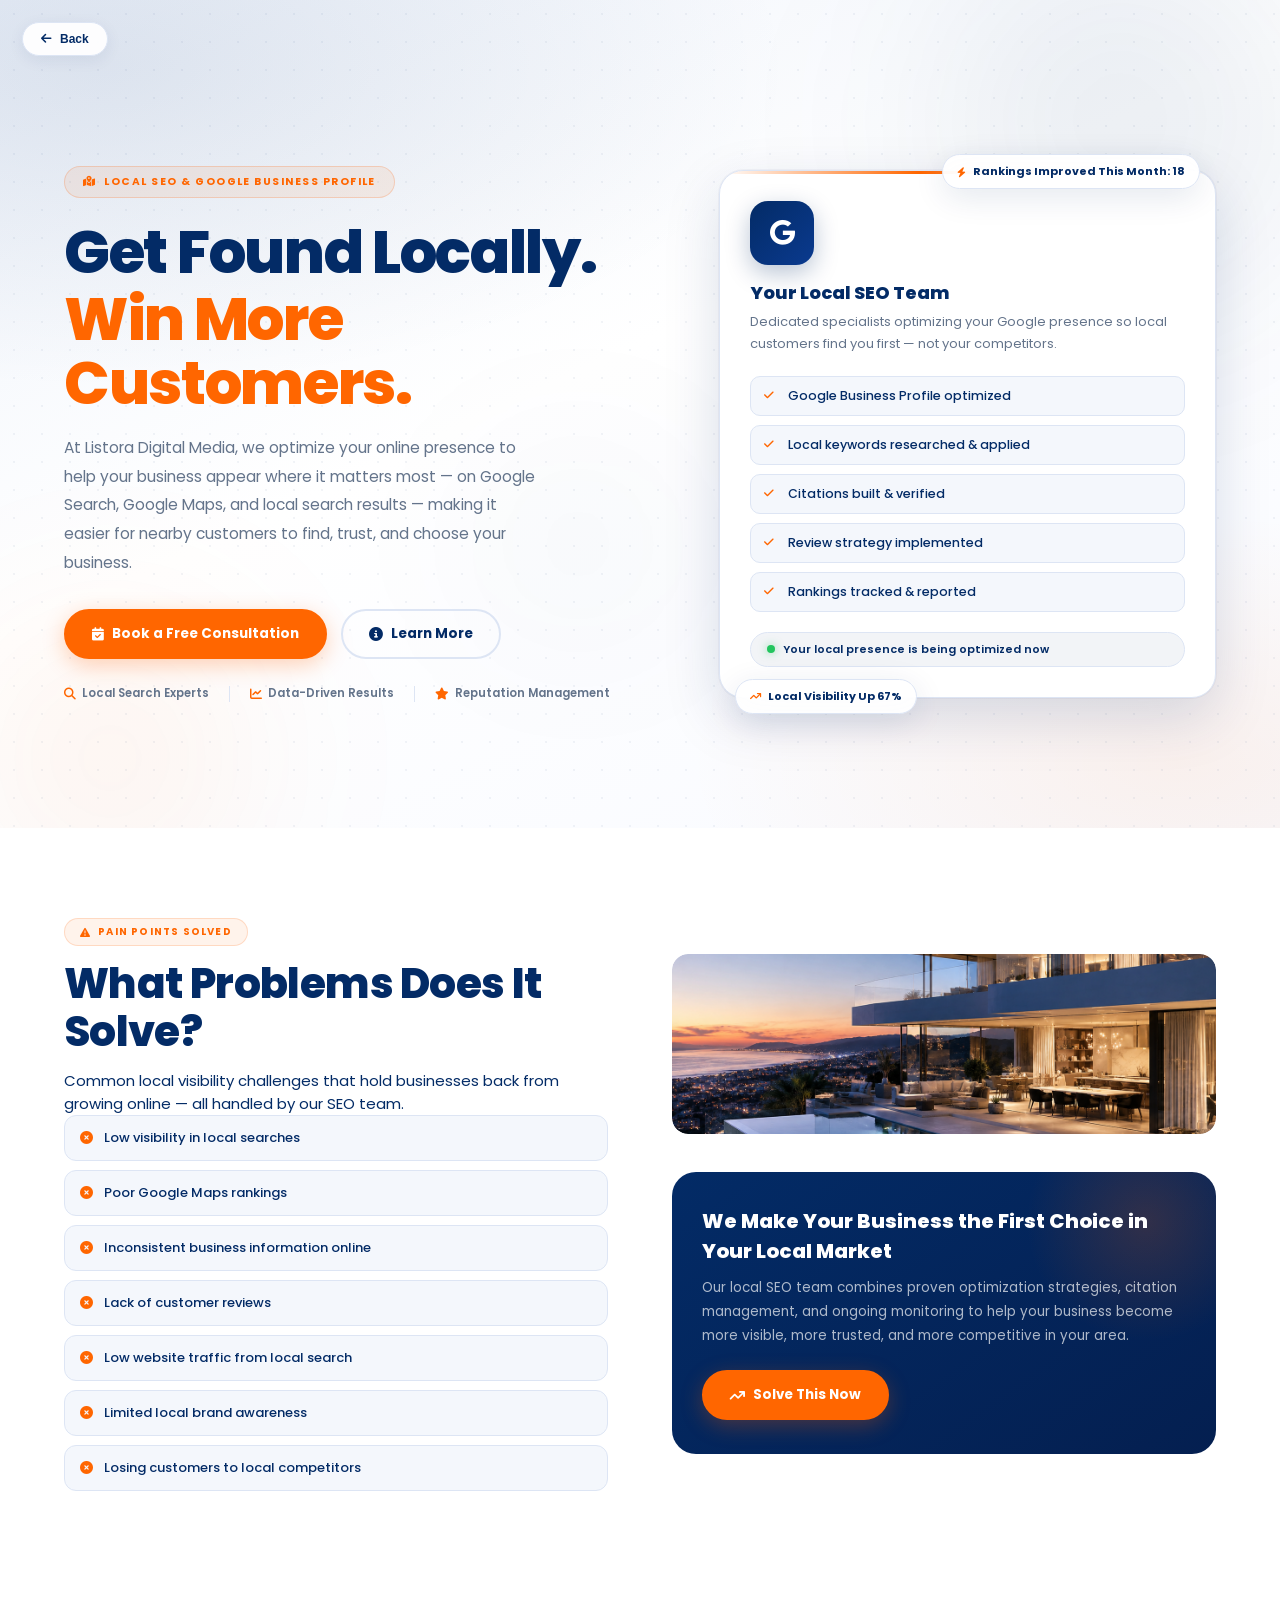
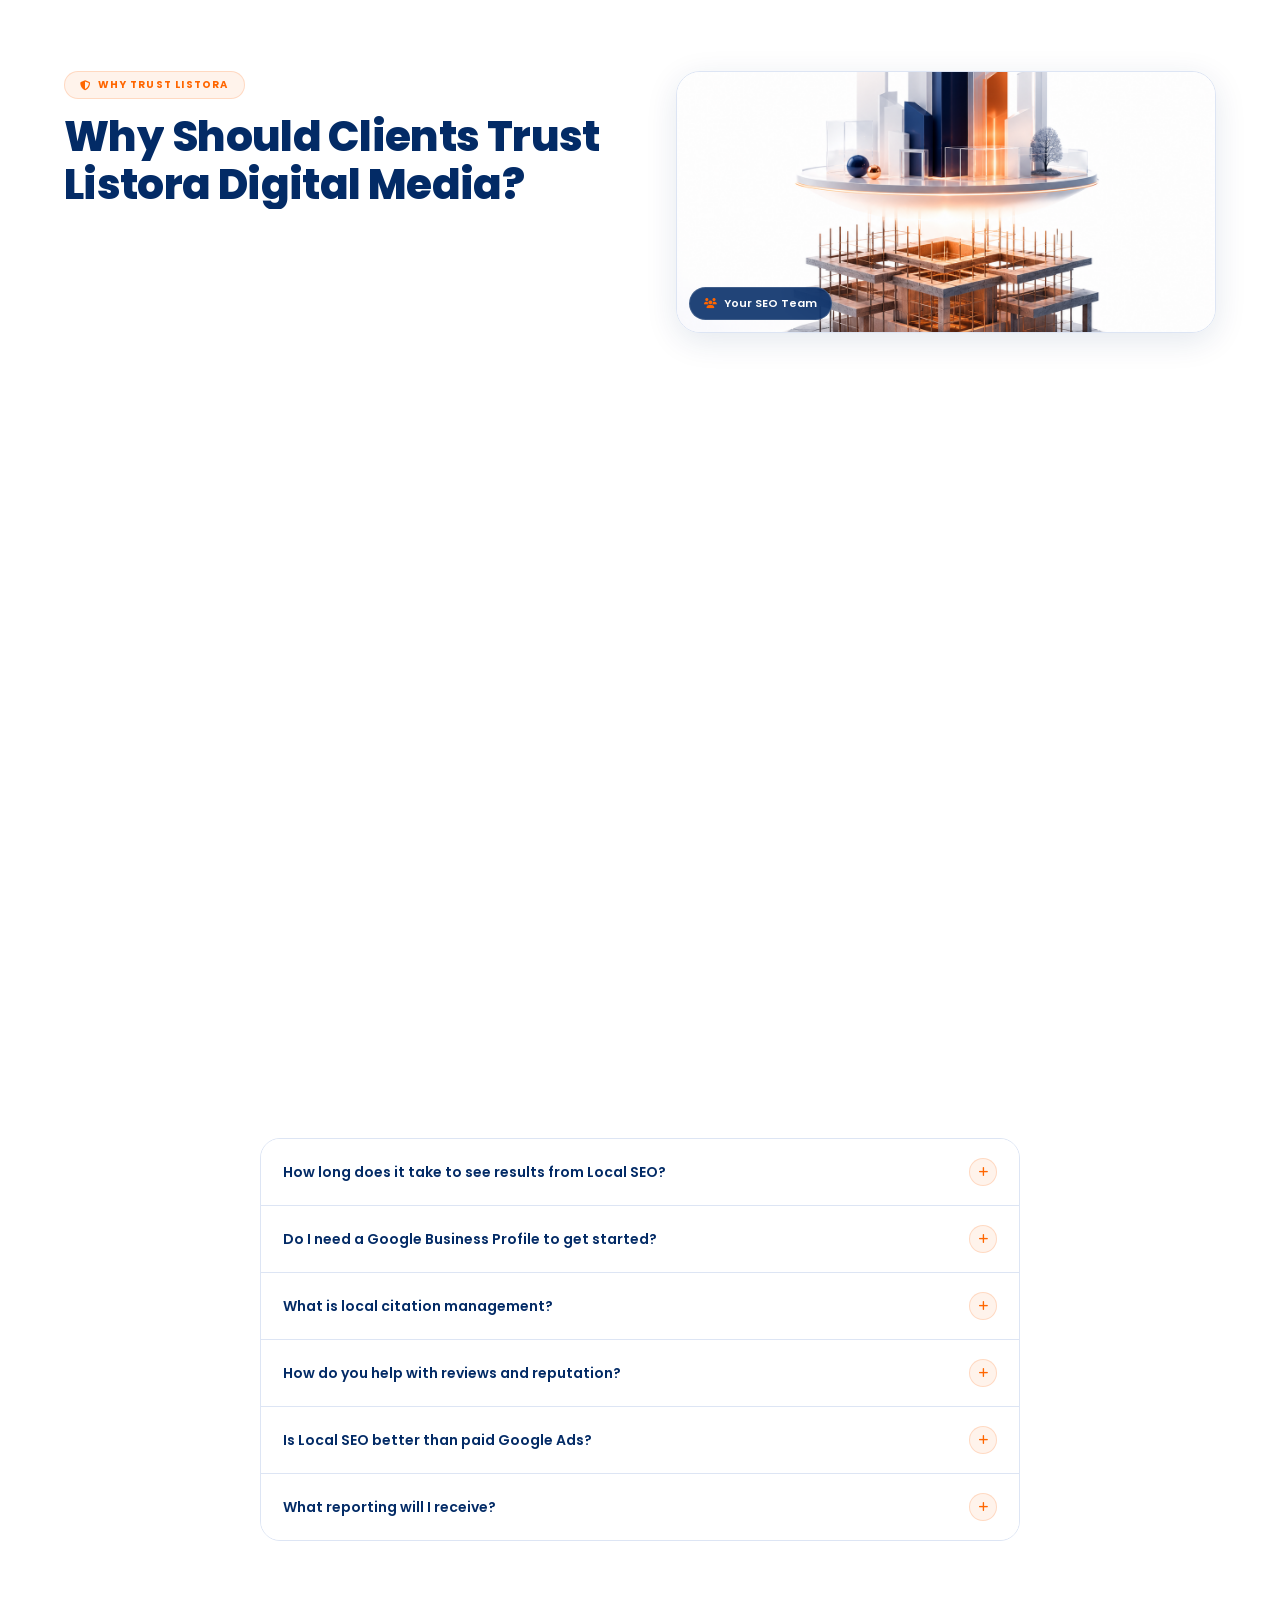
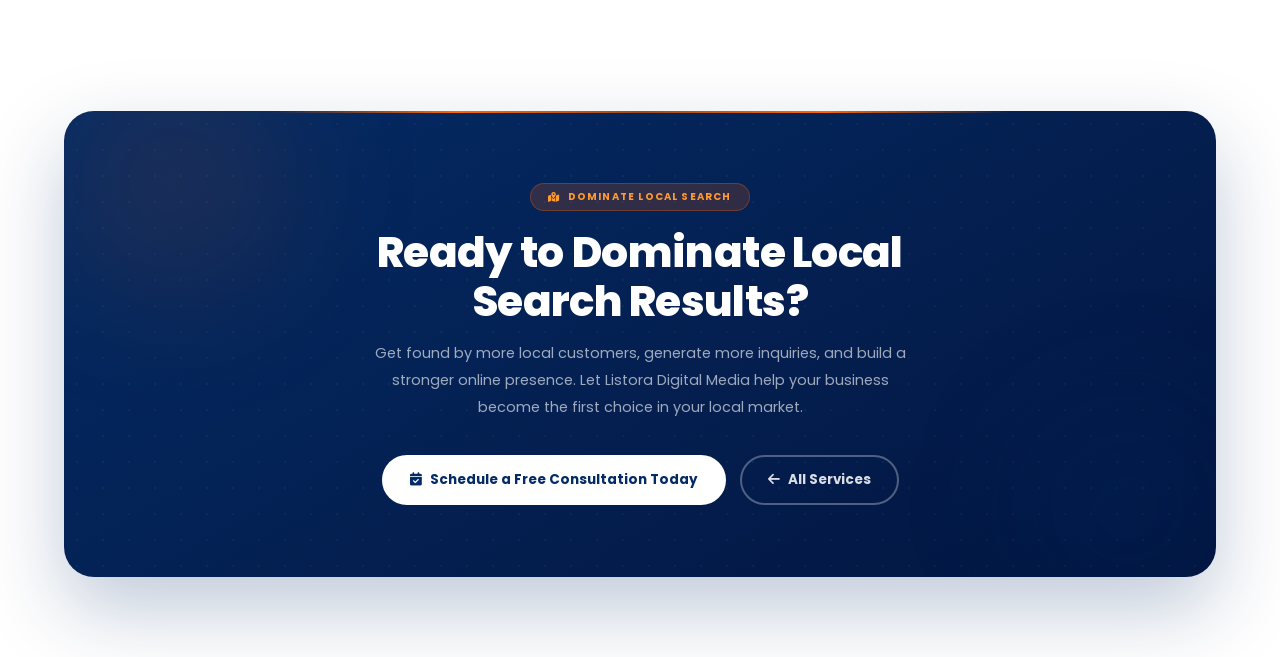
<file: LOCALSEO.HTML>
<!DOCTYPE html>
<html lang="en">

<head>
    <meta charset="UTF-8">
    <meta name="viewport" content="width=device-width, initial-scale=1.0">
    <meta name="description"
        content="Local SEO & Google Business Profile services by Listora Digital Media — helping businesses dominate local search results on Google Search, Google Maps, and beyond.">
    <title>Local SEO & Google Business Profile | Listora Digital Media</title>
    <link rel="preconnect" href="https://fonts.googleapis.com">
    <link rel="preconnect" href="https://fonts.gstatic.com" crossorigin>
    <link href="https://fonts.googleapis.com/css2?family=Poppins:wght@300;400;500;600;700;800&display=swap"
        rel="stylesheet">
    <link rel="stylesheet" href="https://cdnjs.cloudflare.com/ajax/libs/font-awesome/6.6.0/css/all.min.css">
    <style>
        :root {
            --navy: #032B66;
            --navy-deep: #021f4b;
            --navy-mid: #1a2353;
            --orange: #FF6600;
            --orange-dark: #e05500;
            --orange-soft: #f26b2c;
            --white: #ffffff;
            --bg-light: #f4f7fc;
            --bg-soft: #f0f4fb;
            --text-muted: #64748B;
            --border: #dde5f4;
            --shadow-sm: 0 4px 16px rgba(3, 43, 102, .07);
            --shadow-md: 0 8px 32px rgba(3, 43, 102, .11);
            --shadow-lg: 0 20px 56px rgba(3, 43, 102, .15);
            --radius: 16px;
            --radius-lg: 24px;
            --ease: cubic-bezier(.22, 1, .36, 1);
            --spring: cubic-bezier(.34, 1.56, .64, 1);
        }

        *,
        *::before,
        *::after {
            box-sizing: border-box;
            margin: 0;
            padding: 0
        }

        html {
            scroll-behavior: smooth;
            font-size: 15px
        }

        body {
            font-family: 'Poppins', sans-serif;
            color: var(--navy);
            background: #fff;
            overflow-x: hidden;
            -webkit-font-smoothing: antialiased
        }

        img {
            max-width: 100%;
            display: block
        }

        a {
            text-decoration: none
        }

        ul {
            list-style: none
        }

        /* ── BACK BUTTON ── */
        .back-btn {
            position: fixed;
            top: 22px;
            left: 22px;
            z-index: 1000;
            display: inline-flex;
            align-items: center;
            gap: 8px;
            background: rgba(255, 255, 255, .92);
            backdrop-filter: blur(14px);
            border: 1px solid var(--border);
            border-radius: 50px;
            padding: 9px 18px;
            font-size: 12px;
            font-weight: 600;
            color: var(--navy);
            box-shadow: var(--shadow-sm);
            cursor: pointer;
            transition: transform .5s var(--ease), box-shadow .5s var(--ease), background .3s ease;
        }

        .back-btn i {
            transition: transform .4s var(--ease)
        }

        .back-btn:hover {
            transform: translateX(-4px);
            background: #fff;
            box-shadow: var(--shadow-md)
        }

        .back-btn:hover i {
            transform: translateX(-3px)
        }

        /* ── LAYOUT ── */
        .container {
            width: 90%;
            max-width: 1180px;
            margin: 0 auto
        }

        .section-pad {
            padding: 90px 0
        }

        /* ── REVEAL ANIMATIONS ── */
        .reveal {
            opacity: 0;
            transform: translateY(36px);
            transition: opacity .75s var(--ease), transform .75s var(--ease)
        }

        .reveal.visible {
            opacity: 1;
            transform: translateY(0)
        }

        .reveal-left {
            opacity: 0;
            transform: translateX(-32px);
            transition: opacity .75s var(--ease), transform .75s var(--ease)
        }

        .reveal-left.visible {
            opacity: 1;
            transform: translateX(0)
        }

        .reveal-right {
            opacity: 0;
            transform: translateX(32px);
            transition: opacity .75s var(--ease), transform .75s var(--ease)
        }

        .reveal-right.visible {
            opacity: 1;
            transform: translateX(0)
        }

        .reveal-scale {
            opacity: 0;
            transform: scale(.94);
            transition: opacity .8s var(--ease), transform .8s var(--ease);
            will-change: transform, opacity
        }

        .reveal-scale.visible {
            opacity: 1;
            transform: scale(1)
        }

        [data-delay="50"] {
            transition-delay: .05s
        }

        [data-delay="100"] {
            transition-delay: .10s
        }

        [data-delay="150"] {
            transition-delay: .15s
        }

        [data-delay="200"] {
            transition-delay: .20s
        }

        [data-delay="250"] {
            transition-delay: .25s
        }

        [data-delay="300"] {
            transition-delay: .30s
        }

        [data-delay="400"] {
            transition-delay: .40s
        }

        [data-delay="500"] {
            transition-delay: .50s
        }

        /* ── WORD ANIM ── */
        .word-anim .w {
            display: inline-block;
            overflow: hidden;
            vertical-align: bottom;
            line-height: 1.15
        }

        .word-anim .wi {
            display: inline-block;
            transform: translateY(105%);
            opacity: 0;
            transition: transform .68s cubic-bezier(.16, 1, .3, 1), opacity .48s ease;
            will-change: transform, opacity
        }

        .word-anim.fired .wi {
            transform: translateY(0);
            opacity: 1
        }

        /* ── PARA ANIM ── */
        .para-anim .pw {
            display: inline-block;
            transform: translateY(65%);
            opacity: 0;
            transition: transform .55s var(--ease), opacity .42s ease;
            will-change: transform, opacity
        }

        .para-anim.fired .pw {
            transform: translateY(0);
            opacity: 1
        }

        /* ── BADGE ANIM ── */
        .badge-anim {
            opacity: 0;
            transform: translateY(10px) scale(.93);
            transition: opacity .45s ease, transform .52s var(--spring);
            will-change: transform, opacity
        }

        .badge-anim.fired {
            opacity: 1;
            transform: translateY(0) scale(1)
        }

        /* ── IMG REVEAL ── */
        .img-reveal {
            opacity: 0;
            transform: scale(.95);
            transition: opacity .9s var(--ease), transform .9s var(--ease);
            will-change: transform, opacity
        }

        .img-reveal.visible {
            opacity: 1;
            transform: scale(1)
        }

        /* ── SECTION LABEL ── */
        .section-label {
            display: inline-flex;
            align-items: center;
            gap: 7px;
            background: rgba(255, 98, 0, .08);
            color: var(--orange);
            border: 1px solid rgba(255, 98, 0, .18);
            padding: 5px 15px;
            border-radius: 50px;
            font-size: 10px;
            font-weight: 700;
            letter-spacing: .12em;
            text-transform: uppercase;
            margin-bottom: 14px;
        }

        /* ── TYPOGRAPHY ── */
        .section-title {
            font-size: clamp(24px, 3.8vw, 42px);
            font-weight: 800;
            line-height: 1.15;
            color: var(--navy);
            letter-spacing: -.015em;
            margin-bottom: 12px
        }

        .section-sub {
            font-size: 15px;
            line-height: 1.82;
            color: var(--text-muted);
            max-width: 660px
        }

        .section-sub.center {
            margin: 0 auto;
            text-align: center
        }

        .accent {
            color: var(--orange)
        }

        /* ── BUTTONS ── */
        .btn {
            display: inline-flex;
            align-items: center;
            gap: 8px;
            padding: 13px 26px;
            border-radius: 50px;
            font-family: 'Poppins', sans-serif;
            font-size: 13.5px;
            font-weight: 700;
            cursor: pointer;
            border: 2px solid transparent;
            position: relative;
            overflow: hidden;
            transition: transform .55s var(--ease), box-shadow .55s var(--ease), background .3s ease;
        }

        .btn::after {
            content: '';
            position: absolute;
            inset: 0;
            background: linear-gradient(108deg, transparent 30%, rgba(255, 255, 255, .4) 50%, transparent 70%);
            transform: translateX(-130%);
            transition: transform 0ms linear;
            pointer-events: none
        }

        .btn:hover::after {
            transform: translateX(130%);
            transition: transform 650ms var(--ease)
        }

        .btn-primary {
            background: var(--orange);
            color: #fff;
            border-color: var(--orange);
            box-shadow: 0 6px 22px rgba(255, 98, 0, .28)
        }

        .btn-primary:hover {
            background: var(--orange-dark);
            transform: translateY(-3px) scale(1.015);
            box-shadow: 0 12px 32px rgba(255, 98, 0, .36)
        }

        .btn-outline {
            background: transparent;
            color: var(--navy);
            border-color: var(--border)
        }

        .btn-outline:hover {
            border-color: var(--navy);
            background: var(--bg-light);
            transform: translateY(-2px)
        }

        .btn-white {
            background: #fff;
            color: var(--navy);
            border-color: #fff
        }

        .btn-white:hover {
            transform: translateY(-3px) scale(1.015);
            box-shadow: 0 10px 30px rgba(0, 0, 0, .18)
        }

        @keyframes fadeUp {
            from {
                opacity: 0;
                transform: translateY(28px)
            }

            to {
                opacity: 1;
                transform: translateY(0)
            }
        }

        @keyframes blobDrift {
            from {
                transform: translate(0, 0) scale(1)
            }

            to {
                transform: translate(24px, -18px) scale(1.06)
            }
        }

        @keyframes floatY {

            0%,
            100% {
                transform: translateY(0)
            }

            50% {
                transform: translateY(-12px)
            }
        }

        @keyframes pulseGlow {

            0%,
            100% {
                opacity: .6
            }

            50% {
                opacity: 1
            }
        }

        /* ══════════════════════════════════════════════════
   1. HERO
══════════════════════════════════════════════════ */
        .hero {
            min-height: 92vh;
            display: flex;
            align-items: center;
            background:
                radial-gradient(ellipse 90% 65% at 8% 8%, rgba(3, 43, 102, .09) 0%, transparent 60%),
                radial-gradient(ellipse 70% 55% at 92% 92%, rgba(255, 98, 0, .07) 0%, transparent 55%),
                linear-gradient(155deg, #eef3fb 0%, #ffffff 45%, #f8faff 100%);
            position: relative;
            overflow: hidden;
            padding: 130px 0 90px;
        }

        .hero-bg-dots {
            position: absolute;
            inset: 0;
            pointer-events: none;
            background-image: radial-gradient(circle, rgba(3, 43, 102, .05) 1px, transparent 1px);
            background-size: 28px 28px
        }

        .hero-blob {
            position: absolute;
            border-radius: 50%;
            filter: blur(80px);
            pointer-events: none
        }

        .hero-blob--1 {
            width: 560px;
            height: 560px;
            top: -160px;
            right: -120px;
            background: radial-gradient(circle, rgba(3, 43, 102, .11) 0%, transparent 70%);
            animation: blobDrift 18s ease-in-out infinite alternate
        }

        .hero-blob--2 {
            width: 400px;
            height: 400px;
            bottom: -130px;
            left: -90px;
            background: radial-gradient(circle, rgba(255, 98, 0, .09) 0%, transparent 70%);
            animation: blobDrift 14s ease-in-out infinite alternate-reverse
        }

        .hero-blob--3 {
            width: 260px;
            height: 260px;
            top: 50%;
            left: 35%;
            background: radial-gradient(circle, rgba(3, 43, 102, .06) 0%, transparent 70%);
            animation: blobDrift 22s ease-in-out infinite alternate
        }

        .hero-inner {
            position: relative;
            z-index: 1;
            display: grid;
            grid-template-columns: 1.05fr .95fr;
            gap: 60px;
            align-items: center
        }

        .hero-content {
            max-width: 580px
        }

        .hero-eyebrow {
            display: inline-flex;
            align-items: center;
            gap: 8px;
            background: rgba(255, 98, 0, .08);
            color: var(--orange);
            border: 1px solid rgba(255, 98, 0, .20);
            border-radius: 50px;
            padding: 7px 18px;
            font-size: 10.5px;
            font-weight: 700;
            letter-spacing: .14em;
            text-transform: uppercase;
            margin-bottom: 20px;
            animation: fadeUp .8s var(--ease) .1s both
        }

        .hero-title {
            font-size: clamp(34px, 5vw, 60px);
            font-weight: 800;
            line-height: 1.08;
            color: var(--navy);
            letter-spacing: -.022em;
            margin-bottom: 18px;
            animation: fadeUp .85s var(--ease) .2s both
        }

        .hero-sub {
            font-size: 15.5px;
            line-height: 1.85;
            color: var(--text-muted);
            margin-bottom: 32px;
            max-width: 480px;
            animation: fadeUp .85s var(--ease) .3s both
        }

        .hero-actions {
            display: flex;
            gap: 14px;
            flex-wrap: wrap;
            animation: fadeUp .85s var(--ease) .4s both
        }

        .hero-trust {
            display: flex;
            align-items: center;
            gap: 20px;
            margin-top: 26px;
            flex-wrap: wrap;
            animation: fadeUp .85s var(--ease) .5s both
        }

        .trust-pill {
            display: flex;
            align-items: center;
            gap: 6px;
            font-size: 11.5px;
            font-weight: 600;
            color: var(--text-muted)
        }

        .trust-pill i {
            color: var(--orange);
            font-size: 12px
        }

        .trust-div {
            width: 1px;
            height: 16px;
            background: var(--border)
        }

        /* Hero visual */
        .hero-visual {
            position: relative;
            animation: fadeUp .9s var(--ease) .25s both
        }

        .hero-card-main {
            background: #fff;
            border-radius: var(--radius-lg);
            border: 1px solid var(--border);
            box-shadow: var(--shadow-lg), 0 0 0 1px rgba(3, 43, 102, .04);
            padding: 30px;
            position: relative;
            overflow: hidden
        }

        .hero-card-main::before {
            content: '';
            position: absolute;
            top: 0;
            left: 0;
            right: 0;
            height: 3px;
            background: linear-gradient(90deg, transparent, var(--orange) 40%, rgba(255, 98, 0, .5), transparent)
        }

        .hero-va-avatar {
            width: 64px;
            height: 64px;
            border-radius: 18px;
            background: linear-gradient(135deg, var(--navy), #0a3a8f);
            display: flex;
            align-items: center;
            justify-content: center;
            font-size: 26px;
            color: #fff;
            margin-bottom: 14px;
            box-shadow: 0 8px 24px rgba(3, 43, 102, .28);
            animation: floatY 4s ease-in-out infinite
        }

        .hero-card-main h3 {
            font-size: 18px;
            font-weight: 800;
            color: var(--navy);
            margin-bottom: 5px
        }

        .hero-card-main>p {
            font-size: 13px;
            line-height: 1.7;
            color: var(--text-muted);
            margin-bottom: 20px
        }

        .va-task-list {
            display: flex;
            flex-direction: column;
            gap: 9px;
            margin-bottom: 20px
        }

        .va-task {
            display: flex;
            align-items: center;
            gap: 10px;
            padding: 10px 13px;
            background: var(--bg-light);
            border-radius: 10px;
            border: 1px solid var(--border);
            font-size: 12.5px;
            font-weight: 500;
            color: var(--navy);
            transition: border-color .3s ease, transform .45s var(--ease)
        }

        .va-task:hover {
            border-color: rgba(255, 98, 0, .22);
            transform: translateX(3px)
        }

        .va-task i {
            color: var(--orange);
            font-size: 11px;
            width: 14px;
            flex-shrink: 0
        }

        .hero-status {
            display: inline-flex;
            align-items: center;
            gap: 8px;
            background: rgba(3, 43, 102, .05);
            border: 1px solid var(--border);
            border-radius: 50px;
            padding: 8px 16px;
            font-size: 11px;
            font-weight: 600;
            color: var(--navy);
            width: 100%
        }

        .status-dot {
            width: 8px;
            height: 8px;
            border-radius: 50%;
            background: #22c55e;
            box-shadow: 0 0 8px rgba(34, 197, 94, .5);
            animation: pulseGlow 2s ease-in-out infinite;
            flex-shrink: 0
        }

        .float-chip {
            position: absolute;
            z-index: 3;
            display: flex;
            align-items: center;
            gap: 7px;
            background: rgba(255, 255, 255, .95);
            backdrop-filter: blur(16px);
            border: 1px solid var(--border);
            border-radius: 50px;
            padding: 8px 14px;
            font-size: 11px;
            font-weight: 700;
            color: var(--navy);
            white-space: nowrap;
            box-shadow: var(--shadow-md)
        }

        .float-chip i {
            color: var(--orange);
            font-size: 10px
        }

        .chip-top {
            top: -16px;
            right: 16px;
            animation: floatY 3.5s ease-in-out infinite alternate
        }

        .chip-bot {
            bottom: -16px;
            left: 16px;
            animation: floatY 4.5s ease-in-out infinite alternate-reverse
        }

        /* ══════════════════════════════════════════════════
   2. METRICS STRIP
══════════════════════════════════════════════════ */
        .metrics-strip {
            background: var(--navy);
            padding: 0
        }

        .metrics-inner {
            display: grid;
            grid-template-columns: repeat(4, 1fr);
            border-left: 1px solid rgba(255, 255, 255, .08)
        }

        .metric-col {
            padding: 36px 28px;
            border-right: 1px solid rgba(255, 255, 255, .08);
            text-align: center;
            position: relative;
            overflow: hidden;
            transition: background .4s ease
        }

        .metric-col::before {
            content: '';
            position: absolute;
            bottom: 0;
            left: 20%;
            right: 20%;
            height: 2px;
            background: linear-gradient(90deg, transparent, var(--orange), transparent);
            transform: scaleX(0);
            transition: transform .5s var(--ease)
        }

        .metric-col:hover {
            background: rgba(255, 255, 255, .04)
        }

        .metric-col:hover::before {
            transform: scaleX(1)
        }

        .metric-num {
            font-size: 2.4rem;
            font-weight: 800;
            color: var(--orange);
            font-variant-numeric: tabular-nums;
            display: block;
            line-height: 1;
            margin-bottom: 6px
        }

        .metric-lbl {
            font-size: 12px;
            font-weight: 600;
            color: rgba(255, 255, 255, .75);
            margin-bottom: 3px
        }

        .metric-sub {
            font-size: 10.5px;
            color: rgba(255, 255, 255, .40)
        }

        /* ══════════════════════════════════════════════════
   3. OVERVIEW
══════════════════════════════════════════════════ */
        .overview {
            background: #fff
        }

        .overview-inner {
            display: grid;
            grid-template-columns: 1fr 1fr;
            gap: 72px;
            align-items: start
        }

        .overview-text p {
            font-size: 14.5px;
            line-height: 1.88;
            color: var(--text-muted);
            margin-bottom: 13px
        }

        .overview-text p strong {
            color: var(--navy);
            font-weight: 600
        }

        .ov-pills {
            display: flex;
            flex-direction: column;
            gap: 10px;
            margin-top: 24px
        }

        .ov-pill {
            display: flex;
            align-items: flex-start;
            gap: 13px;
            padding: 14px 16px;
            background: var(--bg-light);
            border-radius: 13px;
            border: 1px solid var(--border);
            transition: border-color .35s ease, transform .5s var(--ease), background .35s ease
        }

        .ov-pill:hover {
            border-color: rgba(255, 98, 0, .22);
            background: rgba(255, 98, 0, .03);
            transform: translateX(5px)
        }

        .ov-ico {
            width: 42px;
            height: 42px;
            border-radius: 12px;
            background: rgba(255, 98, 0, .09);
            border: 1px solid rgba(255, 98, 0, .16);
            display: flex;
            align-items: center;
            justify-content: center;
            font-size: 15px;
            color: var(--orange);
            flex-shrink: 0;
            transition: background .4s var(--ease), transform .5s var(--spring)
        }

        .ov-pill:hover .ov-ico {
            background: var(--orange);
            color: #fff;
            transform: scale(1.1)
        }

        .ov-pill strong {
            display: block;
            font-size: 13px;
            font-weight: 700;
            color: var(--navy);
            margin-bottom: 3px
        }

        .ov-pill span {
            font-size: 12px;
            color: var(--text-muted);
            line-height: 1.55
        }

        .img-stack {
            display: flex;
            flex-direction: column;
            gap: 14px
        }

        .img-block {
            position: relative;
            border-radius: var(--radius-lg);
            overflow: hidden;
            box-shadow: var(--shadow-md);
            border: 1px solid var(--border)
        }

        .img-block img {
            width: 100%;
            object-fit: cover;
            display: block;
            transition: transform 1.4s var(--ease)
        }

        .img-block:hover img {
            transform: scale(1.05)
        }

        .img-badge {
            position: absolute;
            bottom: 12px;
            left: 12px;
            background: rgba(3, 43, 102, .88);
            backdrop-filter: blur(14px);
            border: 1px solid rgba(255, 255, 255, .14);
            border-radius: 50px;
            padding: 7px 14px;
            display: flex;
            align-items: center;
            gap: 7px;
            font-size: 11px;
            font-weight: 600;
            color: #fff
        }

        .img-badge i {
            color: var(--orange);
            font-size: 10px
        }

        /* ══════════════════════════════════════════════════
   4. BENEFITS
══════════════════════════════════════════════════ */
        .benefits {
            background: var(--bg-light)
        }

        .benefits-hdr {
            text-align: center;
            margin-bottom: 52px
        }

        .benefits-grid {
            display: grid;
            grid-template-columns: repeat(4, 1fr);
            gap: 20px
        }

        .benefit-card {
            background: #fff;
            border-radius: var(--radius);
            border: 1px solid var(--border);
            padding: 26px 20px;
            position: relative;
            overflow: hidden;
            opacity: 0;
            transform: translateY(40px);
            transition: transform .65s var(--ease), box-shadow .65s var(--ease), border-color .4s ease, opacity .65s ease
        }

        .benefit-card.visible {
            opacity: 1;
            transform: translateY(0)
        }

        .benefit-card::after {
            content: '';
            position: absolute;
            bottom: 0;
            left: 50%;
            transform: translateX(-50%) scaleX(0);
            width: 55%;
            height: 2px;
            background: var(--orange);
            border-radius: 2px;
            transition: transform .5s var(--ease)
        }

        .benefit-card:hover {
            transform: translateY(-8px);
            box-shadow: var(--shadow-md);
            border-color: rgba(255, 98, 0, .18)
        }

        .benefit-card:hover::after {
            transform: translateX(-50%) scaleX(1)
        }

        .benefit-ico {
            width: 50px;
            height: 50px;
            border-radius: 14px;
            background: rgba(255, 98, 0, .08);
            border: 1px solid rgba(255, 98, 0, .14);
            display: flex;
            align-items: center;
            justify-content: center;
            font-size: 20px;
            color: var(--orange);
            margin-bottom: 13px;
            transition: background .45s var(--ease), transform .55s var(--spring)
        }

        .benefit-card:hover .benefit-ico {
            background: var(--orange);
            color: #fff;
            transform: scale(1.1) translateY(-2px)
        }

        .benefit-card h4 {
            font-size: 14px;
            font-weight: 700;
            color: var(--navy);
            margin-bottom: 7px;
            line-height: 1.3
        }

        .benefit-card p {
            font-size: 12.5px;
            line-height: 1.7;
            color: var(--text-muted)
        }

        /* ══════════════════════════════════════════════════
   5. PROBLEMS + SOLUTION
══════════════════════════════════════════════════ */
        .problems {
            background: #fff
        }

        .problems-inner {
            display: grid;
            grid-template-columns: 1fr 1fr;
            gap: 64px;
            align-items: center
        }

        .problems-text p {
            font-size: 14.5px;
            line-height: 1.88;
            color: var(--text-muted);
            margin-bottom: 22px
        }

        .problem-chips {
            display: flex;
            flex-direction: column;
            gap: 9px
        }

        .problem-chip {
            display: flex;
            align-items: center;
            gap: 11px;
            padding: 12px 15px;
            background: var(--bg-light);
            border-radius: 12px;
            border: 1px solid var(--border);
            transition: border-color .3s ease, transform .45s var(--ease)
        }

        .problem-chip:hover {
            border-color: rgba(255, 98, 0, .22);
            transform: translateX(4px)
        }

        .problem-chip i {
            color: var(--orange);
            font-size: 13px;
            flex-shrink: 0
        }

        .problem-chip span {
            font-size: 13px;
            font-weight: 500;
            color: var(--navy)
        }

        .solution-box {
            background: linear-gradient(145deg, var(--navy), #041f50);
            border-radius: var(--radius-lg);
            padding: 34px 30px;
            color: #fff;
            position: relative;
            overflow: hidden
        }

        .solution-box::after {
            content: '';
            position: absolute;
            width: 260px;
            height: 260px;
            top: -80px;
            right: -60px;
            border-radius: 50%;
            background: radial-gradient(circle, rgba(255, 98, 0, .18) 0%, transparent 65%);
            pointer-events: none
        }

        .solution-box h3 {
            font-size: 20px;
            font-weight: 800;
            margin-bottom: 10px;
            position: relative;
            z-index: 1
        }

        .solution-box p {
            font-size: 13.5px;
            line-height: 1.78;
            color: rgba(255, 255, 255, .68);
            margin-bottom: 22px;
            position: relative;
            z-index: 1
        }

        .solution-box .btn-primary {
            position: relative;
            z-index: 1
        }

        .sol-img {
            border-radius: var(--radius);
            overflow: hidden;
            margin-bottom: 20px;
            position: relative;
            z-index: 1
        }

        .sol-img img {
            width: 100%;
            height: 180px;
            object-fit: cover;
            display: block
        }

        /* ══════════════════════════════════════════════════
   6. WHAT'S INCLUDED
══════════════════════════════════════════════════ */
        .included {
            background: var(--bg-light)
        }

        .included-hdr {
            text-align: center;
            margin-bottom: 52px
        }

        .included-grid {
            display: grid;
            grid-template-columns: repeat(2, 1fr);
            gap: 22px
        }

        .included-card {
            background: #fff;
            border-radius: var(--radius);
            border: 1px solid var(--border);
            padding: 28px 24px;
            transition: transform .65s var(--ease), box-shadow .65s var(--ease)
        }

        .included-card:hover {
            transform: translateY(-8px);
            box-shadow: var(--shadow-md)
        }

        .inc-ico {
            width: 52px;
            height: 52px;
            border-radius: 15px;
            background: linear-gradient(135deg, rgba(3, 43, 102, .08), rgba(3, 43, 102, .04));
            border: 1px solid rgba(3, 43, 102, .10);
            display: flex;
            align-items: center;
            justify-content: center;
            font-size: 20px;
            color: var(--navy);
            margin-bottom: 15px;
            transition: background .45s var(--ease), color .35s ease, transform .55s var(--spring)
        }

        .included-card:hover .inc-ico {
            background: var(--navy);
            color: #fff;
            transform: scale(1.08)
        }

        .included-card h4 {
            font-size: 15px;
            font-weight: 700;
            color: var(--navy);
            margin-bottom: 8px
        }

        .inc-list {
            display: flex;
            flex-direction: column;
            gap: 7px
        }

        .inc-list li {
            display: flex;
            align-items: flex-start;
            gap: 8px;
            font-size: 12.5px;
            line-height: 1.55;
            color: var(--text-muted)
        }

        .inc-list li i {
            color: var(--orange);
            font-size: 11px;
            margin-top: 2px;
            flex-shrink: 0
        }

        /* ══════════════════════════════════════════════════
   7. WHY TRUST
══════════════════════════════════════════════════ */
        .trust {
            background: #fff
        }

        .trust-inner {
            display: grid;
            grid-template-columns: 1fr 1fr;
            gap: 72px;
            align-items: start
        }

        .trust-text p {
            font-size: 14.5px;
            line-height: 1.88;
            color: var(--text-muted);
            margin-bottom: 22px
        }

        .trust-feats {
            display: flex;
            flex-direction: column;
            gap: 13px
        }

        .trust-feat {
            display: flex;
            align-items: flex-start;
            gap: 13px;
            padding: 15px 16px;
            background: var(--bg-light);
            border-radius: 13px;
            border: 1px solid var(--border);
            transition: border-color .35s ease, transform .5s var(--ease)
        }

        .trust-feat:hover {
            border-color: rgba(255, 98, 0, .22);
            transform: translateX(5px)
        }

        .tfi {
            width: 40px;
            height: 40px;
            border-radius: 11px;
            background: rgba(255, 98, 0, .09);
            display: flex;
            align-items: center;
            justify-content: center;
            font-size: 15px;
            color: var(--orange);
            flex-shrink: 0
        }

        .trust-feat strong {
            display: block;
            font-size: 13px;
            font-weight: 700;
            color: var(--navy);
            margin-bottom: 3px
        }

        .trust-feat span {
            font-size: 12px;
            color: var(--text-muted);
            line-height: 1.55
        }

        .trust-cards {
            display: grid;
            grid-template-columns: 1fr 1fr;
            gap: 14px
        }

        .trust-card {
            background: var(--bg-light);
            border-radius: var(--radius);
            border: 1px solid var(--border);
            padding: 20px 17px;
            transition: transform .5s var(--ease), box-shadow .5s var(--ease)
        }

        .trust-card:hover {
            transform: translateY(-5px);
            box-shadow: var(--shadow-sm)
        }

        .tc-icon {
            font-size: 22px;
            color: var(--orange);
            margin-bottom: 9px
        }

        .trust-card h5 {
            font-size: 13px;
            font-weight: 700;
            color: var(--navy);
            margin-bottom: 5px
        }

        .trust-card p {
            font-size: 12px;
            line-height: 1.62;
            color: var(--text-muted)
        }

        /* ══════════════════════════════════════════════════
   8. PROCESS
══════════════════════════════════════════════════ */
        .process {
            background: var(--bg-light)
        }

        .process-hdr {
            text-align: center;
            margin-bottom: 56px
        }

        .process-img-banner {
            border-radius: var(--radius-lg);
            overflow: hidden;
            box-shadow: var(--shadow-md);
            margin-bottom: 48px;
            position: relative
        }

        .process-img-banner img {
            width: 100%;
            height: 220px;
            object-fit: cover;
            display: block
        }

        .process-img-banner::after {
            content: '';
            position: absolute;
            inset: 0;
            background: linear-gradient(to right, rgba(3, 43, 102, .45), transparent 60%);
            pointer-events: none
        }

        .process-img-text {
            position: absolute;
            top: 50%;
            left: 32px;
            transform: translateY(-50%);
            color: #fff;
            z-index: 2
        }

        .process-img-text h4 {
            font-size: 20px;
            font-weight: 800;
            margin-bottom: 4px
        }

        .process-img-text p {
            font-size: 13px;
            color: rgba(255, 255, 255, .75)
        }

        .process-timeline {
            max-width: 800px;
            margin: 0 auto;
            position: relative
        }

        .process-timeline::before {
            content: '';
            position: absolute;
            left: 26px;
            top: 0;
            bottom: 0;
            width: 2px;
            background: linear-gradient(to bottom, var(--navy), rgba(3, 43, 102, .1));
            border-radius: 2px
        }

        .process-step {
            display: flex;
            gap: 26px;
            align-items: flex-start;
            margin-bottom: 32px;
            position: relative
        }

        .process-step:last-child {
            margin-bottom: 0
        }

        .ps-dot {
            width: 52px;
            height: 52px;
            border-radius: 50%;
            background: var(--navy);
            color: #fff;
            display: flex;
            align-items: center;
            justify-content: center;
            font-size: 18px;
            flex-shrink: 0;
            position: relative;
            z-index: 2;
            box-shadow: 0 4px 16px rgba(3, 43, 102, .22);
            transition: background .4s ease, transform .5s var(--ease), box-shadow .4s ease
        }

        .process-step.ps-active .ps-dot,
        .process-step:hover .ps-dot {
            background: var(--orange);
            transform: scale(1.12);
            box-shadow: 0 6px 20px rgba(255, 98, 0, .32)
        }

        .ps-card {
            background: #fff;
            border-radius: var(--radius);
            border: 1.5px solid var(--border);
            padding: 22px 24px;
            flex: 1;
            transition: box-shadow .55s var(--ease), border-color .4s ease, transform .55s var(--ease)
        }

        .process-step.ps-active .ps-card,
        .process-step:hover .ps-card {
            border-color: rgba(255, 98, 0, .28);
            box-shadow: 0 6px 28px rgba(255, 98, 0, .09);
            transform: translateX(4px)
        }

        .ps-num {
            font-size: 9.5px;
            font-weight: 700;
            letter-spacing: .16em;
            text-transform: uppercase;
            color: var(--orange);
            margin-bottom: 5px;
            display: block
        }

        .ps-card h4 {
            font-size: 16px;
            font-weight: 700;
            color: var(--navy);
            margin-bottom: 6px
        }

        .ps-card p {
            font-size: 13px;
            line-height: 1.72;
            color: var(--text-muted)
        }

        /* ══════════════════════════════════════════════════
   9. FAQ
══════════════════════════════════════════════════ */
        .faq-sec {
            background: #fff
        }

        .faq-inner {
            max-width: 760px;
            margin: 0 auto
        }

        .faq-hdr {
            text-align: center;
            margin-bottom: 42px
        }

        .faq-list {
            border: 1.5px solid var(--border);
            border-radius: 20px;
            overflow: hidden
        }

        .faq-item {
            border-bottom: 1px solid var(--border)
        }

        .faq-item:last-child {
            border-bottom: none
        }

        .faq-q {
            width: 100%;
            background: #fff;
            border: none;
            padding: 19px 22px;
            display: flex;
            align-items: center;
            justify-content: space-between;
            cursor: pointer;
            text-align: left;
            gap: 16px;
            transition: background .3s ease;
            font-family: 'Poppins', sans-serif
        }

        .faq-q:hover {
            background: var(--bg-light)
        }

        .faq-q[aria-expanded="true"] {
            background: rgba(3, 43, 102, .04)
        }

        .faq-q span {
            font-size: 14px;
            font-weight: 600;
            color: var(--navy)
        }

        .faq-ico {
            width: 28px;
            height: 28px;
            border-radius: 50%;
            background: rgba(255, 98, 0, .08);
            border: 1px solid rgba(255, 98, 0, .18);
            display: flex;
            align-items: center;
            justify-content: center;
            flex-shrink: 0;
            font-size: 11px;
            color: var(--orange);
            transition: transform .5s var(--spring), background .3s ease
        }

        .faq-q[aria-expanded="true"] .faq-ico {
            transform: rotate(45deg);
            background: var(--orange);
            color: #fff;
            border-color: var(--orange)
        }

        .faq-a {
            max-height: 0;
            overflow: hidden;
            padding: 0 22px;
            background: #fff;
            transition: max-height .45s var(--ease), padding .35s ease
        }

        .faq-a.open {
            max-height: 280px;
            padding: 0 22px 18px
        }

        .faq-a p {
            font-size: 13.5px;
            line-height: 1.85;
            color: var(--text-muted);
            padding-top: 4px
        }

        /* ══════════════════════════════════════════════════
   10. CTA
══════════════════════════════════════════════════ */
        .cta-sec {
            padding: 80px 0
        }

        .cta-box {
            background: linear-gradient(150deg, var(--navy) 0%, #041f50 55%, #021540 100%);
            border-radius: 30px;
            padding: 72px 56px;
            display: flex;
            flex-direction: column;
            align-items: center;
            text-align: center;
            position: relative;
            overflow: hidden;
            box-shadow: 0 32px 80px rgba(3, 43, 102, .25)
        }

        .cta-box::before {
            content: '';
            position: absolute;
            inset: 0;
            background-image: radial-gradient(circle, rgba(255, 255, 255, .04) 1px, transparent 1px);
            background-size: 26px 26px;
            pointer-events: none
        }

        .cta-box::after {
            content: '';
            position: absolute;
            top: 0;
            left: 18%;
            right: 18%;
            height: 2px;
            background: linear-gradient(90deg, transparent, var(--orange), rgba(255, 98, 0, .6), var(--orange), transparent)
        }

        .cta-o1 {
            position: absolute;
            width: 380px;
            height: 380px;
            top: -120px;
            left: -80px;
            border-radius: 50%;
            background: radial-gradient(circle, rgba(255, 98, 0, .14) 0%, transparent 65%);
            filter: blur(58px);
            pointer-events: none
        }

        .cta-o2 {
            position: absolute;
            width: 280px;
            height: 280px;
            bottom: -70px;
            right: -50px;
            border-radius: 50%;
            background: radial-gradient(circle, rgba(3, 43, 102, .35) 0%, transparent 65%);
            filter: blur(58px);
            pointer-events: none
        }

        .cta-label {
            display: inline-flex;
            align-items: center;
            gap: 7px;
            background: rgba(255, 98, 0, .18);
            color: #ff9a30;
            border: 1px solid rgba(255, 98, 0, .30);
            border-radius: 50px;
            padding: 5px 17px;
            font-size: 10px;
            font-weight: 700;
            letter-spacing: .12em;
            text-transform: uppercase;
            margin-bottom: 18px;
            position: relative;
            z-index: 1
        }

        .cta-title {
            font-size: clamp(24px, 3.8vw, 42px);
            font-weight: 800;
            color: #fff;
            line-height: 1.13;
            letter-spacing: -.015em;
            margin-bottom: 14px;
            position: relative;
            z-index: 1;
            max-width: 620px
        }

        .cta-sub {
            font-size: 14.5px;
            line-height: 1.85;
            color: rgba(255, 255, 255, .62);
            margin-bottom: 34px;
            position: relative;
            z-index: 1;
            max-width: 540px
        }

        .cta-actions {
            display: flex;
            gap: 14px;
            flex-wrap: wrap;
            justify-content: center;
            position: relative;
            z-index: 1
        }

        /* ══════════════════════════════════════════════════
   RESPONSIVE
══════════════════════════════════════════════════ */
        @media(max-width:1280px) {
            .hero-inner {
                grid-template-columns: 1.1fr .9fr;
                gap: 48px
            }

            .benefits-grid {
                grid-template-columns: repeat(2, 1fr)
            }

            .included-grid {
                grid-template-columns: repeat(2, 1fr)
            }
        }

        @media(max-width:1024px) {

            .hero-inner,
            .overview-inner,
            .problems-inner,
            .trust-inner {
                grid-template-columns: 1fr;
                gap: 48px
            }

            .metrics-inner {
                grid-template-columns: repeat(2, 1fr)
            }

            .benefits-grid {
                grid-template-columns: repeat(2, 1fr)
            }

            .trust-cards {
                grid-template-columns: 1fr 1fr
            }

            .img-stack {
                flex-direction: row
            }

            .img-stack .img-block {
                flex: 1
            }
        }

        @media(max-width:768px) {
            .section-pad {
                padding: 70px 0
            }

            .hero {
                padding: 100px 0 64px;
                min-height: auto
            }

            .hero-inner {
                gap: 36px
            }

            .hero-title {
                font-size: clamp(30px, 8vw, 44px)
            }

            .float-chip {
                display: none
            }

            .metrics-inner {
                grid-template-columns: repeat(2, 1fr)
            }

            .metric-col {
                padding: 26px 18px
            }

            .metric-num {
                font-size: 1.9rem
            }

            .benefits-grid {
                grid-template-columns: 1fr 1fr;
                gap: 14px
            }

            .included-grid {
                grid-template-columns: 1fr
            }

            .trust-cards {
                grid-template-columns: 1fr
            }

            .cta-box {
                padding: 48px 26px
            }

            .img-stack {
                flex-direction: column
            }

            .process-timeline::before {
                left: 22px
            }

            .ps-dot {
                width: 44px;
                height: 44px;
                font-size: 16px
            }
        }

        @media(max-width:520px) {

            .hero-actions,
            .cta-actions {
                flex-direction: column;
                align-items: stretch
            }

            .btn {
                justify-content: center
            }

            .benefits-grid {
                grid-template-columns: 1fr
            }

            .metrics-inner {
                grid-template-columns: 1fr 1fr
            }
        }

        @media(max-width:380px) {
            .metrics-inner {
                grid-template-columns: 1fr
            }

            .trust-cards {
                grid-template-columns: 1fr
            }
        }

        @media(prefers-reduced-motion:reduce) {

            .hero-blob,
            .float-chip,
            .status-dot,
            .hero-va-avatar {
                animation: none !important
            }

            .reveal,
            .reveal-left,
            .reveal-right,
            .reveal-scale,
            .word-anim .wi,
            .para-anim .pw,
            .badge-anim,
            .benefit-card,
            .img-reveal {
                opacity: 1 !important;
                transform: none !important;
                transition: none !important;
                will-change: auto !important
            }
        }
    </style>
</head>

<body>

    <!-- BACK BUTTON -->
    <button class="back-btn" onclick="history.length>1?history.back():location.href='service.html'"
        aria-label="Go back">
        <i class="fa-solid fa-arrow-left"></i> Back
    </button>


    <!-- ══════════════════════════════════════════════════
     1. HERO
══════════════════════════════════════════════════ -->
    <section class="hero" aria-labelledby="hero-h1">
        <div class="hero-bg-dots" aria-hidden="true"></div>
        <div class="hero-blob hero-blob--1" aria-hidden="true"></div>
        <div class="hero-blob hero-blob--2" aria-hidden="true"></div>
        <div class="hero-blob hero-blob--3" aria-hidden="true"></div>

        <div class="container">
            <div class="hero-inner">

                <!-- Left -->
                <div class="hero-content">
                    <div class="hero-eyebrow badge-anim">
                        <i class="fa-solid fa-map-location-dot"></i> Local SEO &amp; Google Business Profile
                    </div>
                    <h1 class="hero-title word-anim" id="hero-h1">
                        Get Found Locally.<br><span class="accent">Win More Customers.</span>
                    </h1>
                    <p class="hero-sub para-anim">
                        At Listora Digital Media, we optimize your online presence to help your business appear where it
                        matters most — on Google Search, Google Maps, and local search results — making it easier for
                        nearby customers to find, trust, and choose your business.
                    </p>
                    <div class="hero-actions">
                        <a href="contact.html" class="btn btn-primary">
                            <i class="fa-solid fa-calendar-check"></i> Book a Free Consultation
                        </a>
                        <a href="#overview" class="btn btn-outline">
                            <i class="fa-solid fa-circle-info"></i> Learn More
                        </a>
                    </div>
                    <div class="hero-trust">
                        <div class="trust-pill"><i class="fa-solid fa-magnifying-glass"></i> Local Search Experts</div>
                        <div class="trust-div" aria-hidden="true"></div>
                        <div class="trust-pill"><i class="fa-solid fa-chart-line"></i> Data-Driven Results</div>
                        <div class="trust-div" aria-hidden="true"></div>
                        <div class="trust-pill"><i class="fa-solid fa-star"></i> Reputation Management</div>
                    </div>
                </div>

                <!-- Right -->
                <div class="hero-visual">
                    <div class="float-chip chip-top" aria-hidden="true">
                        <i class="fa-solid fa-bolt"></i> Rankings Improved This Month: 18
                    </div>

                    <div class="hero-card-main">
                        <div class="hero-va-avatar"><i class="fa-brands fa-google"></i></div>
                        <h3>Your Local SEO Team</h3>
                        <p>Dedicated specialists optimizing your Google presence so local customers find you first — not
                            your competitors.</p>

                        <div class="va-task-list">
                            <div class="va-task"><i class="fa-solid fa-check"></i> Google Business Profile optimized
                            </div>
                            <div class="va-task"><i class="fa-solid fa-check"></i> Local keywords researched &amp;
                                applied</div>
                            <div class="va-task"><i class="fa-solid fa-check"></i> Citations built &amp; verified</div>
                            <div class="va-task"><i class="fa-solid fa-check"></i> Review strategy implemented</div>
                            <div class="va-task"><i class="fa-solid fa-check"></i> Rankings tracked &amp; reported</div>
                        </div>

                        <div class="hero-status">
                            <div class="status-dot" aria-hidden="true"></div>
                            Your local presence is being optimized now
                        </div>
                    </div>

                    <div class="float-chip chip-bot" aria-hidden="true">
                        <i class="fa-solid fa-arrow-trend-up"></i> Local Visibility Up 67%
                    </div>
                </div>

            </div>
        </div>
    </section>


    <!-- ══════════════════════════════════════════════════
     2. METRICS STRIP
══════════════════════════════════════════════════ */
    <section class="metrics-strip" aria-label="Key performance metrics">
        <div class="container">
            <div class="metrics-inner">
                <div class="metric-col reveal" data-delay="0">
                    <span class="metric-num" data-target="67" data-suffix="%">67%</span>
                    <div class="metric-lbl">Avg. Visibility Increase</div>
                    <div class="metric-sub">after profile &amp; SEO optimization</div>
                </div>
                <div class="metric-col reveal" data-delay="100">
                    <span class="metric-num" data-target="3" data-suffix="x">3x</span>
                    <div class="metric-lbl">More Local Leads</div>
                    <div class="metric-sub">vs. unoptimized listings</div>
                </div>
                <div class="metric-col reveal" data-delay="200">
                    <span class="metric-num" data-target="5" data-suffix="+">5+</span>
                    <div class="metric-lbl">Platforms Managed</div>
                    <div class="metric-sub">Google, Maps, directories &amp; more</div>
                </div>
                <div class="metric-col reveal" data-delay="300">
                    <span class="metric-num" data-target="100" data-suffix="%">100%</span>
                    <div class="metric-lbl">Transparent Reporting</div>
                    <div class="metric-sub">rankings, traffic &amp; lead tracking</div>
                </div>
            </div>
        </div>
    </section>


    <!-- ══════════════════════════════════════════════════
     3. OVERVIEW
══════════════════════════════════════════════════ */
    <section class="overview section-pad" id="overview" aria-labelledby="ov-h2">
        <div class="container">
            <div class="overview-inner">

                <div class="reveal-left">
                    <span class="section-label badge-anim"><i class="fa-solid fa-magnifying-glass"></i> What Is It?</span>
                    <h2 class="section-title word-anim" id="ov-h2">What is Local SEO &amp; Google Business Profile?</h2>
                    <div class="overview-text">
                        <p class="para-anim">Local SEO and Google Business Profile optimization help businesses <strong>increase their visibility in local search results</strong> when potential customers are actively searching for products or services nearby.</p>
                        <p class="para-anim">At Listora Digital Media, we optimize your online presence to help your business appear where it matters most — <strong>on Google Search, Google Maps, and local search results</strong> — helping you attract more qualified leads and grow sustainably.</p>
                        <p class="para-anim">Unlike paid advertising, Local SEO continues delivering value long after the initial optimization work is completed. The goal is simple: make it easier for local customers to find, trust, and choose your business.</p>
                    </div>
                    <a href="contact.html" class="btn btn-primary reveal" data-delay="300" style="margin-top:22px">
                        <i class="fa-solid fa-arrow-right"></i> Get Started Today
                    </a>

                    <div class="ov-pills">
                        <div class="ov-pill reveal" data-delay="0">
                            <div class="ov-ico"><i class="fa-solid fa-location-dot"></i></div>
                            <div><strong>Dominate Local Search</strong><span>Appear at the top of Google Search and Maps when nearby customers look for what you offer.</span></div>
                        </div>
                        <div class="ov-pill reveal" data-delay="100">
                            <div class="ov-ico"><i class="fa-solid fa-phone"></i></div>
                            <div><strong>Drive Calls &amp; Inquiries</strong><span>Turn searchers into real customers — more phone calls, direction requests, and website visits.</span></div>
                        </div>
                        <div class="ov-pill reveal" data-delay="200">
                            <div class="ov-ico"><i class="fa-solid fa-star"></i></div>
                            <div><strong>Build Review Credibility</strong><span>A strong review profile builds trust before a customer even visits your website or location.</span></div>
                        </div>
                        <div class="ov-pill reveal" data-delay="300">
                            <div class="ov-ico"><i class="fa-solid fa-seedling"></i></div>
                            <div><strong>Long-Term Sustainable Growth</strong><span>Unlike ads, Local SEO compounds over time — delivering more value the longer it runs.</span></div>
                        </div>
                    </div>
                </div>

                <div class="reveal-right">
                    <div class="img-stack">
                        <div class="img-block reveal-scale">
                            <img src="s5.png" alt="Local SEO and Google Business Profile optimization" loading="lazy" style="height:280px">
                            <div class="img-badge"><i class="fa-brands fa-google"></i> Google Business Optimization</div>
                        </div>
                        <div class="img-block reveal-scale" data-delay="100">
                            <img src="s6.png" alt="Local search visibility and Google Maps ranking" loading="lazy" style="height:200px">
                            <div class="img-badge"><i class="fa-solid fa-map-location-dot"></i> Local Search Rankings</div>
                        </div>
                    </div>
                </div>

            </div>
        </div>
    </section>


    <!-- ══════════════════════════════════════════════════
     4. BENEFITS
══════════════════════════════════════════════════ */
    <section class="benefits section-pad" aria-labelledby="ben-h2">
        <div class="container">
            <div class="benefits-hdr">
                <span class="section-label badge-anim"><i class="fa-solid fa-star"></i> What's In It For You?</span>
                <h2 class="section-title word-anim" id="ben-h2">What Local SEO Does<br>for Your Business</h2>
                <p class="section-sub center para-anim" style="margin-top:8px">When people search for services in your area, your business should be one of the first options they see.</p>
            </div>
            <div class="benefits-grid">
                <div class="benefit-card">
                    <div class="benefit-ico"><i class="fa-solid fa-signal"></i></div>
                    <h4>Increase Local Visibility</h4>
                    <p>Appear prominently in local searches and Google Maps when nearby customers are ready to buy.</p>
                </div>
                <div class="benefit-card">
                    <div class="benefit-ico"><i class="fa-solid fa-user-check"></i></div>
                    <h4>Generate Qualified Leads</h4>
                    <p>Attract customers who are actively searching for exactly what you offer — high intent, low waste.</p>
                </div>
                <div class="benefit-card">
                    <div class="benefit-ico"><i class="fa-solid fa-phone"></i></div>
                    <h4>Drive More Calls &amp; Inquiries</h4>
                    <p>A fully optimized profile converts searchers into real phone calls, visits, and inquiries every day.</p>
                </div>
                <div class="benefit-card">
                    <div class="benefit-ico"><i class="fa-solid fa-map-location-dot"></i></div>
                    <h4>Improve Google Maps Rankings</h4>
                    <p>Rank higher in the local pack and Maps results — where the majority of local buying decisions are made.</p>
                </div>
                <div class="benefit-card">
                    <div class="benefit-ico"><i class="fa-solid fa-shield-halved"></i></div>
                    <h4>Build Trust Through Reviews</h4>
                    <p>A strong, managed review profile makes your business the credible, trusted choice before they even click.</p>
                </div>
                <div class="benefit-card">
                    <div class="benefit-ico"><i class="fa-solid fa-users"></i></div>
                    <h4>Attract Nearby Customers</h4>
                    <p>Reach people searching in your area at the exact moment they're looking for your products or services.</p>
                </div>
                <div class="benefit-card">
                    <div class="benefit-ico"><i class="fa-solid fa-arrow-trend-up"></i></div>
                    <h4>Increase Website Traffic</h4>
                    <p>More local visibility means more people clicking through to your site — organic, targeted traffic that converts.</p>
                </div>
                <div class="benefit-card">
                    <div class="benefit-ico"><i class="fa-solid fa-seedling"></i></div>
                    <h4>Sustainable Long-Term Growth</h4>
                    <p>Local SEO builds on itself over time — a compounding investment that keeps delivering value month after month.</p>
                </div>
            </div>
        </div>
    </section>


    <!-- ══════════════════════════════════════════════════
     5. PROBLEMS WE SOLVE
══════════════════════════════════════════════════ -->
    <section class="problems section-pad" aria-labelledby="prob-h2">
        <div class="container">
            <div class="problems-inner">

                <div class="reveal-left">
                    <span class="section-label badge-anim"><i class="fa-solid fa-triangle-exclamation"></i> Pain Points
                        Solved</span>
                    <h2 class="section-title word-anim" id="prob-h2">What Problems Does It Solve?</h2>
                    <p class="problems-text para-anim">Common local visibility challenges that hold businesses back from
                        growing online — all handled by our SEO team.</p>
                    <div class="problem-chips">
                        <div class="problem-chip reveal" data-delay="0"><i
                                class="fa-solid fa-circle-xmark"></i><span>Low visibility in local searches</span></div>
                        <div class="problem-chip reveal" data-delay="50"><i
                                class="fa-solid fa-circle-xmark"></i><span>Poor Google Maps rankings</span></div>
                        <div class="problem-chip reveal" data-delay="100"><i
                                class="fa-solid fa-circle-xmark"></i><span>Inconsistent business information
                                online</span></div>
                        <div class="problem-chip reveal" data-delay="150"><i
                                class="fa-solid fa-circle-xmark"></i><span>Lack of customer reviews</span></div>
                        <div class="problem-chip reveal" data-delay="200"><i
                                class="fa-solid fa-circle-xmark"></i><span>Low website traffic from local search</span>
                        </div>
                        <div class="problem-chip reveal" data-delay="250"><i
                                class="fa-solid fa-circle-xmark"></i><span>Limited local brand awareness</span></div>
                        <div class="problem-chip reveal" data-delay="300"><i
                                class="fa-solid fa-circle-xmark"></i><span>Losing customers to local competitors</span>
                        </div>
                    </div>
                </div>

                <div class="reveal-right" style="display:flex;flex-direction:column;gap:18px">
                    <div class="sol-img">
                        <img src="s7.png" alt="Local SEO strategy and Google Business optimization" loading="lazy"
                            style="border-radius:16px">
                    </div>
                    <div class="solution-box">
                        <h3>We Make Your Business the First Choice in Your Local Market</h3>
                        <p>Our local SEO team combines proven optimization strategies, citation management, and ongoing
                            monitoring to help your business become more visible, more trusted, and more competitive in
                            your area.</p>
                        <a href="contact.html" class="btn btn-primary">
                            <i class="fa-solid fa-arrow-trend-up"></i> Solve This Now
                        </a>
                    </div>
                </div>

            </div>
        </div>
    </section>


    <!-- ══════════════════════════════════════════════════
     6. WHAT'S INCLUDED
══════════════════════════════════════════════════ */
    <section class="included section-pad" aria-labelledby="inc-h2">
        <div class="container">
            <div class="included-hdr">
                <span class="section-label badge-anim"><i class="fa-solid fa-list-check"></i> Service Deliverables</span>
                <h2 class="section-title word-anim" id="inc-h2">Everything That's Included</h2>
                <p class="section-sub center para-anim" style="margin-top:8px">A complete local SEO and Google Business Profile service — from audit to ongoing optimization — handled end to end.</p>
            </div>
            <div class="included-grid">
                <div class="included-card reveal" data-delay="0">
                    <div class="inc-ico"><i class="fa-brands fa-google"></i></div>
                    <h4>Google Business Profile Optimization</h4>
                    <div class="inc-list">
                        <li><i class="fa-solid fa-check"></i> Profile setup and full optimization</li>
                        <li><i class="fa-solid fa-check"></i> Business information management</li>
                        <li><i class="fa-solid fa-check"></i> Service and product updates</li>
                        <li><i class="fa-solid fa-check"></i> Category &amp; photo optimization</li>
                    </div>
                </div>
                <div class="included-card reveal" data-delay="100">
                    <div class="inc-ico"><i class="fa-solid fa-magnifying-glass-location"></i></div>
                    <h4>Local SEO Optimization</h4>
                    <div class="inc-list">
                        <li><i class="fa-solid fa-check"></i> Local keyword research</li>
                        <li><i class="fa-solid fa-check"></i> On-page SEO improvements</li>
                        <li><i class="fa-solid fa-check"></i> Local citation management</li>
                        <li><i class="fa-solid fa-check"></i> Competitor analysis</li>
                    </div>
                </div>
                <div class="included-card reveal" data-delay="200">
                    <div class="inc-ico"><i class="fa-solid fa-star"></i></div>
                    <h4>Reputation Management</h4>
                    <div class="inc-list">
                        <li><i class="fa-solid fa-check"></i> Review generation strategies</li>
                        <li><i class="fa-solid fa-check"></i> Review monitoring</li>
                        <li><i class="fa-solid fa-check"></i> Customer engagement support</li>
                    </div>
                </div>
                <div class="included-card reveal" data-delay="300">
                    <div class="inc-ico"><i class="fa-solid fa-chart-line"></i></div>
                    <h4>Performance Tracking</h4>
                    <div class="inc-list">
                        <li><i class="fa-solid fa-check"></i> Ranking reports</li>
                        <li><i class="fa-solid fa-check"></i> Traffic analysis</li>
                        <li><i class="fa-solid fa-check"></i> Lead tracking</li>
                        <li><i class="fa-solid fa-check"></i> Ongoing optimization</li>
                    </div>
                </div>
            </div>
        </div>
    </section>


    <!-- ══════════════════════════════════════════════════
     7. WHY TRUST US
══════════════════════════════════════════════════ -->
    <section class="trust section-pad" aria-labelledby="trust-h2">
        <div class="container">
            <div class="trust-inner">

                <div class="reveal-left">
                    <span class="section-label badge-anim"><i class="fa-solid fa-shield-halved"></i> Why Trust
                        Listora</span>
                    <h2 class="section-title word-anim" id="trust-h2">Why Should Clients Trust Listora Digital Media?
                    </h2>
                    <p class="trust-text para-anim">Local search visibility requires more than basic SEO tactics. Our
                        team combines proven local optimization strategies with ongoing monitoring and improvement to
                        help businesses achieve sustainable growth.</p>
                    <p class="trust-text para-anim" style="margin-bottom:0">We focus on helping businesses become the
                        trusted local choice in their market — not just ranking higher, but converting those rankings
                        into real customers.</p>
                    <div class="trust-feats" style="margin-top:24px">
                        <div class="trust-feat reveal" data-delay="0">
                            <div class="tfi"><i class="fa-solid fa-database"></i></div>
                            <div><strong>Data-Driven SEO Strategies</strong><span>Every decision is backed by local
                                    search data, competitor analysis, and performance insights.</span></div>
                        </div>
                        <div class="trust-feat reveal" data-delay="100">
                            <div class="tfi"><i class="fa-solid fa-map-location-dot"></i></div>
                            <div><strong>Local Search Expertise</strong><span>We specialize in the nuances of local SEO
                                    — Google's local algorithm, map pack rankings, and citation authority.</span></div>
                        </div>
                        <div class="trust-feat reveal" data-delay="200">
                            <div class="tfi"><i class="fa-solid fa-file-lines"></i></div>
                            <div><strong>Transparent Reporting</strong><span>Clear, regular reports on rankings,
                                    traffic, and leads — so you always know exactly where you stand.</span></div>
                        </div>
                        <div class="trust-feat reveal" data-delay="300">
                            <div class="tfi"><i class="fa-solid fa-seedling"></i></div>
                            <div><strong>Long-Term Growth Focus</strong><span>We build sustainable visibility that
                                    compounds over time — not quick wins that disappear overnight.</span></div>
                        </div>
                    </div>
                </div>

                <div class="reveal-right">
                    <div class="img-block" style="margin-bottom:16px">
                        <img src="s8.png" alt="Listora Digital Media local SEO and Google Business team" loading="lazy"
                            style="height:260px;object-fit:cover;width:100%">
                        <div class="img-badge"><i class="fa-solid fa-users"></i> Your SEO Team</div>
                    </div>
                    <div class="trust-cards">
                        <div class="trust-card reveal" data-delay="0">
                            <div class="tc-icon"><i class="fa-solid fa-comments"></i></div>
                            <h5>Dedicated Communication</h5>
                            <p>Regular updates and clear communication — you're never left in the dark.</p>
                        </div>
                        <div class="trust-card reveal" data-delay="100">
                            <div class="tc-icon"><i class="fa-solid fa-magnifying-glass-chart"></i></div>
                            <h5>Competitor Analysis</h5>
                            <p>We know what your competitors are doing — and how to outperform them locally.</p>
                        </div>
                        <div class="trust-card reveal" data-delay="200">
                            <div class="tc-icon"><i class="fa-solid fa-star"></i></div>
                            <h5>Reputation Management</h5>
                            <p>A proactive review strategy that builds trust and credibility over time.</p>
                        </div>
                        <div class="trust-card reveal" data-delay="300">
                            <div class="tc-icon"><i class="fa-solid fa-arrows-rotate"></i></div>
                            <h5>Continuous Optimization</h5>
                            <p>We refine and improve your strategy every month based on real performance data.</p>
                        </div>
                    </div>
                </div>

            </div>
        </div>
    </section>


    <!-- ══════════════════════════════════════════════════
     8. PROCESS
══════════════════════════════════════════════════ */
    <section class="process section-pad" aria-labelledby="proc-h2">
        <div class="container">
            <div class="process-hdr">
                <span class="section-label badge-anim"><i class="fa-solid fa-diagram-project"></i> How It Works</span>
                <h2 class="section-title word-anim" id="proc-h2">Our Local SEO Process</h2>
                <p class="section-sub center para-anim" style="margin-top:8px">A clear 6-step process — from local presence audit to continuous growth — designed to make your business the first choice in your market.</p>
            </div>

            <div class="process-img-banner reveal">
                <img src="s3.png" alt="Local SEO optimization and Google Business workflow" loading="lazy">
                <div class="process-img-text">
                    <h4>From Invisible to Unmissable — Locally.</h4>
                    <p>A proven process for dominating local search results</p>
                </div>
            </div>

            <div class="process-timeline">
                <div class="process-step reveal" data-delay="0">
                    <div class="ps-dot"><i class="fa-solid fa-magnifying-glass"></i></div>
                    <div class="ps-card">
                        <span class="ps-num">Step 01</span>
                        <h4>Local Presence Audit</h4>
                        <p>We analyze your current local visibility, Google Business Profile, citations, reviews, and competitor landscape to identify exactly where opportunities exist.</p>
                    </div>
                </div>
                <div class="process-step reveal" data-delay="100">
                    <div class="ps-dot"><i class="fa-solid fa-lightbulb"></i></div>
                    <div class="ps-card">
                        <span class="ps-num">Step 02</span>
                        <h4>Strategy Development</h4>
                        <p>A customized local growth plan is created — covering keyword targeting, citation priorities, review strategy, and on-page improvements tailored to your market.</p>
                    </div>
                </div>
                <div class="process-step reveal" data-delay="200">
                    <div class="ps-dot"><i class="fa-brands fa-google"></i></div>
                    <div class="ps-card">
                        <span class="ps-num">Step 03</span>
                        <h4>Profile &amp; SEO Optimization</h4>
                        <p>Your Google Business Profile and website are fully optimized — categories, descriptions, photos, services, local keywords, and on-page signals all aligned for maximum local visibility.</p>
                    </div>
                </div>
                <div class="process-step reveal" data-delay="300">
                    <div class="ps-dot"><i class="fa-solid fa-star"></i></div>
                    <div class="ps-card">
                        <span class="ps-num">Step 04</span>
                        <h4>Citation &amp; Reputation Management</h4>
                        <p>Online business listings are built, cleaned, and verified across key directories. Review generation strategies are activated to strengthen your credibility and trust signals.</p>
                    </div>
                </div>
                <div class="process-step reveal" data-delay="400">
                    <div class="ps-dot"><i class="fa-solid fa-chart-line"></i></div>
                    <div class="ps-card">
                        <span class="ps-num">Step 05</span>
                        <h4>Monitoring &amp; Reporting</h4>
                        <p>Rankings, traffic, and lead data are tracked and measured consistently. You receive clear, transparent reports so you always know exactly how your local presence is performing.</p>
                    </div>
                </div>
                <div class="process-step reveal" data-delay="500">
                    <div class="ps-dot"><i class="fa-solid fa-arrows-rotate"></i></div>
                    <div class="ps-card">
                        <span class="ps-num">Step 06</span>
                        <h4>Continuous Growth Optimization</h4>
                        <p>Strategies are refined and improved each month based on performance data — ensuring your local visibility continues to grow and compound over the long term.</p>
                    </div>
                </div>
            </div>
        </div>
    </section>


    <!-- ══════════════════════════════════════════════════
     9. FAQ
══════════════════════════════════════════════════ -->
    <section class="faq-sec section-pad" aria-labelledby="faq-h2">
        <div class="container">
            <div class="faq-inner">
                <div class="faq-hdr">
                    <span class="section-label badge-anim"><i class="fa-solid fa-circle-question"></i> Common
                        Questions</span>
                    <h2 class="section-title word-anim" id="faq-h2">Frequently Asked Questions</h2>
                </div>
                <div class="faq-list reveal" data-delay="100">

                    <div class="faq-item">
                        <button class="faq-q" aria-expanded="false">
                            <span>How long does it take to see results from Local SEO?</span>
                            <div class="faq-ico"><i class="fa-solid fa-plus"></i></div>
                        </button>
                        <div class="faq-a">
                            <p>Most businesses begin to see noticeable improvements in local rankings and visibility
                                within 60–90 days of optimization. However, Local SEO is a long-term strategy — the
                                longer it runs, the stronger and more sustainable the results become. We provide monthly
                                reports so you can track progress clearly from the start.</p>
                        </div>
                    </div>

                    <div class="faq-item">
                        <button class="faq-q" aria-expanded="false">
                            <span>Do I need a Google Business Profile to get started?</span>
                            <div class="faq-ico"><i class="fa-solid fa-plus"></i></div>
                        </button>
                        <div class="faq-a">
                            <p>Not necessarily — if you don't have one yet, we handle the full setup as part of our
                                service. If you already have a profile, we conduct a thorough audit and optimize every
                                element to maximize your local search performance. Either way, we ensure your profile is
                                fully configured and working hard for your business.</p>
                        </div>
                    </div>

                    <div class="faq-item">
                        <button class="faq-q" aria-expanded="false">
                            <span>What is local citation management?</span>
                            <div class="faq-ico"><i class="fa-solid fa-plus"></i></div>
                        </button>
                        <div class="faq-a">
                            <p>Citations are mentions of your business name, address, and phone number across online
                                directories, review platforms, and websites. Consistent, accurate citations are a key
                                local ranking signal for Google. We build new citations and clean up any inconsistent or
                                incorrect existing listings — strengthening your local authority.</p>
                        </div>
                    </div>

                    <div class="faq-item">
                        <button class="faq-q" aria-expanded="false">
                            <span>How do you help with reviews and reputation?</span>
                            <div class="faq-ico"><i class="fa-solid fa-plus"></i></div>
                        </button>
                        <div class="faq-a">
                            <p>We implement proven review generation strategies to help your business earn more genuine
                                customer reviews on Google and other platforms. We also monitor incoming reviews and
                                provide customer engagement support — helping you respond appropriately and build a
                                strong reputation over time.</p>
                        </div>
                    </div>

                    <div class="faq-item">
                        <button class="faq-q" aria-expanded="false">
                            <span>Is Local SEO better than paid Google Ads?</span>
                            <div class="faq-ico"><i class="fa-solid fa-plus"></i></div>
                        </button>
                        <div class="faq-a">
                            <p>Both serve different purposes. Google Ads deliver immediate visibility but stop the
                                moment you stop paying. Local SEO builds lasting organic visibility that compounds over
                                time — continuing to deliver value long after the initial investment. Many businesses
                                benefit from combining both, but Local SEO is the foundation of a sustainable long-term
                                strategy.</p>
                        </div>
                    </div>

                    <div class="faq-item">
                        <button class="faq-q" aria-expanded="false">
                            <span>What reporting will I receive?</span>
                            <div class="faq-ico"><i class="fa-solid fa-plus"></i></div>
                        </button>
                        <div class="faq-a">
                            <p>You receive regular, transparent performance reports covering local keyword rankings,
                                Google Business Profile insights, website traffic from local search, and lead tracking
                                data. We believe in complete clarity — you should always know exactly how your
                                investment is performing and what we're doing to improve it.</p>
                        </div>
                    </div>

                </div>
            </div>
        </div>
    </section>


    <!-- ══════════════════════════════════════════════════
     10. CTA
══════════════════════════════════════════════════ -->
    <section class="cta-sec" aria-labelledby="cta-h2">
        <div class="container">
            <div class="cta-box reveal">
                <div class="cta-o1" aria-hidden="true"></div>
                <div class="cta-o2" aria-hidden="true"></div>
                <span class="cta-label"><i class="fa-solid fa-map-location-dot"></i> Dominate Local Search</span>
                <h2 class="cta-title word-anim" id="cta-h2">Ready to Dominate Local Search Results?</h2>
                <p class="cta-sub para-anim">Get found by more local customers, generate more inquiries, and build a
                    stronger online presence. Let Listora Digital Media help your business become the first choice in
                    your local market.</p>
                <div class="cta-actions">
                    <a href="contact.html" class="btn btn-white">
                        <i class="fa-solid fa-calendar-check"></i> Schedule a Free Consultation Today
                    </a>
                    <a href="service.html" class="btn btn-outline"
                        style="border-color:rgba(255,255,255,.30);color:rgba(255,255,255,.85)">
                        <i class="fa-solid fa-arrow-left"></i> All Services
                    </a>
                </div>
            </div>
        </div>
    </section>


    <script>
        'use strict';

        const RM = window.matchMedia('(prefers-reduced-motion: reduce)').matches;

        /* ── 1. Generic scroll reveal ── */
        (function () {
            if (RM) return;
            const els = document.querySelectorAll('.reveal,.reveal-left,.reveal-right,.reveal-scale,.img-reveal');
            if (!els.length || !('IntersectionObserver' in window)) { els.forEach(e => { e.style.opacity = '1'; e.style.transform = 'none' }); return }
            const io = new IntersectionObserver(entries => {
                entries.forEach(e => {
                    if (!e.isIntersecting) return;
                    const d = parseInt(e.target.dataset.delay || '0', 10);
                    setTimeout(() => e.target.classList.add('visible'), d);
                    io.unobserve(e.target);
                });
            }, { threshold: .10, rootMargin: '0px 0px -36px 0px' });
            els.forEach(e => io.observe(e));
        })();

        /* ── 2. Word-by-word heading animation ── */
        (function () {
            if (RM) return;
            function splitWords(el) {
                if (el.dataset.wsplit) return;
                el.dataset.wsplit = '1';
                const label = el.textContent.trim();
                const nodes = Array.from(el.childNodes);
                el.innerHTML = '';
                nodes.forEach(node => {
                    if (node.nodeType === Node.TEXT_NODE) {
                        node.textContent.split(/(\s+)/).forEach(chunk => {
                            if (/^\s+$/.test(chunk)) { el.appendChild(document.createTextNode(chunk)) }
                            else if (chunk.length) {
                                const w = document.createElement('span'); w.className = 'w';
                                const wi = document.createElement('span'); wi.className = 'wi'; wi.textContent = chunk;
                                w.appendChild(wi); el.appendChild(w);
                            }
                        });
                    } else { el.appendChild(node.cloneNode(true)); }
                });
                if (!el.getAttribute('aria-label')) el.setAttribute('aria-label', label);
            }
            function stagger(el) {
                const inners = el.querySelectorAll('.wi');
                let d = 0;
                inners.forEach(w => { w.style.transitionDelay = d.toFixed(3) + 's'; d += 0.068 });
            }
            const io = new IntersectionObserver(entries => {
                entries.forEach(e => { if (!e.isIntersecting) return; e.target.classList.add('fired'); io.unobserve(e.target) });
            }, { threshold: .15, rootMargin: '0px 0px -30px 0px' });
            document.querySelectorAll('.word-anim').forEach(el => { splitWords(el); stagger(el); io.observe(el) });
        })();

        /* ── 3. Paragraph word animation ── */
        (function () {
            if (RM) return;
            function splitPara(el) {
                if (el.dataset.psplit) return;
                el.dataset.psplit = '1';
                const words = el.textContent.split(/(\s+)/);
                el.innerHTML = '';
                let d = 0.04;
                words.forEach(chunk => {
                    if (/^\s+$/.test(chunk)) { el.appendChild(document.createTextNode(chunk)) }
                    else if (chunk.length) {
                        const pw = document.createElement('span'); pw.className = 'pw';
                        pw.style.transitionDelay = d.toFixed(3) + 's'; pw.textContent = chunk;
                        el.appendChild(pw); d += 0.026;
                    }
                });
            }
            const io = new IntersectionObserver(entries => {
                entries.forEach(e => { if (!e.isIntersecting) return; e.target.classList.add('fired'); io.unobserve(e.target) });
            }, { threshold: .10, rootMargin: '0px 0px -20px 0px' });
            document.querySelectorAll('.para-anim').forEach(el => { splitPara(el); io.observe(el) });
        })();

        /* ── 4. Badge animation ── */
        (function () {
            if (RM) return;
            const io = new IntersectionObserver(entries => {
                entries.forEach(e => { if (!e.isIntersecting) return; e.target.classList.add('fired'); io.unobserve(e.target) });
            }, { threshold: .2, rootMargin: '0px 0px -10px 0px' });
            document.querySelectorAll('.badge-anim').forEach(el => io.observe(el));
        })();

        /* ── 5. Benefit card stagger ── */
        (function () {
            if (RM) return;
            const cards = document.querySelectorAll('.benefit-card');
            const io = new IntersectionObserver(entries => {
                entries.forEach(e => {
                    if (!e.isIntersecting) return;
                    const idx = Array.from(cards).indexOf(e.target);
                    setTimeout(() => e.target.classList.add('visible'), idx * 60);
                    io.unobserve(e.target);
                });
            }, { threshold: .10, rootMargin: '0px 0px -30px 0px' });
            cards.forEach(c => io.observe(c));
        })();

        /* ── 6. Animated counters ── */
        (function () {
            if (RM) return;
            document.querySelectorAll('[data-target]').forEach(el => {
                const target = parseFloat(el.dataset.target);
                const suffix = el.dataset.suffix || '';
                if (isNaN(target)) return;
                const io = new IntersectionObserver(entries => {
                    entries.forEach(e => {
                        if (!e.isIntersecting) return;
                        io.unobserve(el);
                        let val = 0;
                        const step = (target / 1100) * 16;
                        const isF = String(target).includes('.');
                        const timer = setInterval(() => {
                            val += step;
                            if (val >= target) { val = target; clearInterval(timer) }
                            el.textContent = (isF ? val.toFixed(1) : Math.round(val)) + suffix;
                        }, 16);
                    });
                }, { threshold: .5 });
                io.observe(el);
            });
        })();

        /* ── 7. Process active step ── */
        (function () {
            const steps = document.querySelectorAll('.process-step');
            if (!steps.length || !('IntersectionObserver' in window)) return;
            const io = new IntersectionObserver(entries => {
                entries.forEach(e => {
                    if (e.isIntersecting) { steps.forEach(s => s.classList.remove('ps-active')); e.target.classList.add('ps-active') }
                });
            }, { threshold: .55, rootMargin: '-15% 0px -40% 0px' });
            steps.forEach(s => io.observe(s));
        })();

        /* ── 8. FAQ accordion ── */
        (function () {
            document.querySelectorAll('.faq-q').forEach(btn => {
                btn.addEventListener('click', function () {
                    const isOpen = this.getAttribute('aria-expanded') === 'true';
                    document.querySelectorAll('.faq-q').forEach(b => {
                        b.setAttribute('aria-expanded', 'false');
                        const a = b.nextElementSibling; if (a) a.classList.remove('open');
                    });
                    if (!isOpen) {
                        this.setAttribute('aria-expanded', 'true');
                        const ans = this.nextElementSibling; if (ans) ans.classList.add('open');
                    }
                });
            });
        })();

        /* ── 9. Button ripple ── */
        (function () {
            const s = document.createElement('style');
            s.textContent = '@keyframes rip{from{transform:scale(0);opacity:.7}to{transform:scale(3.5);opacity:0}}';
            document.head.appendChild(s);
            document.querySelectorAll('.btn').forEach(btn => {
                btn.addEventListener('click', function (e) {
                    const r = document.createElement('span');
                    r.style.cssText = `position:absolute;border-radius:50%;background:rgba(255,255,255,.22);width:80px;height:80px;transform:scale(0);pointer-events:none;z-index:10;animation:rip .65s ease-out forwards;left:${e.offsetX - 40}px;top:${e.offsetY - 40}px`;
                    this.appendChild(r); setTimeout(() => r.remove(), 700);
                });
            });
        })();

        /* ── 10. Hero word & para animation on load ── */
        (function () {
            if (RM) return;
            const hw = document.querySelector('.hero .word-anim');
            if (hw) setTimeout(() => hw.classList.add('fired'), 300);
            const hp = document.querySelector('.hero .para-anim');
            if (hp) setTimeout(() => hp.classList.add('fired'), 500);
            const hb = document.querySelector('.hero .badge-anim');
            if (hb) setTimeout(() => hb.classList.add('fired'), 100);
        })();
    </script>
</body>

</html>
</file>
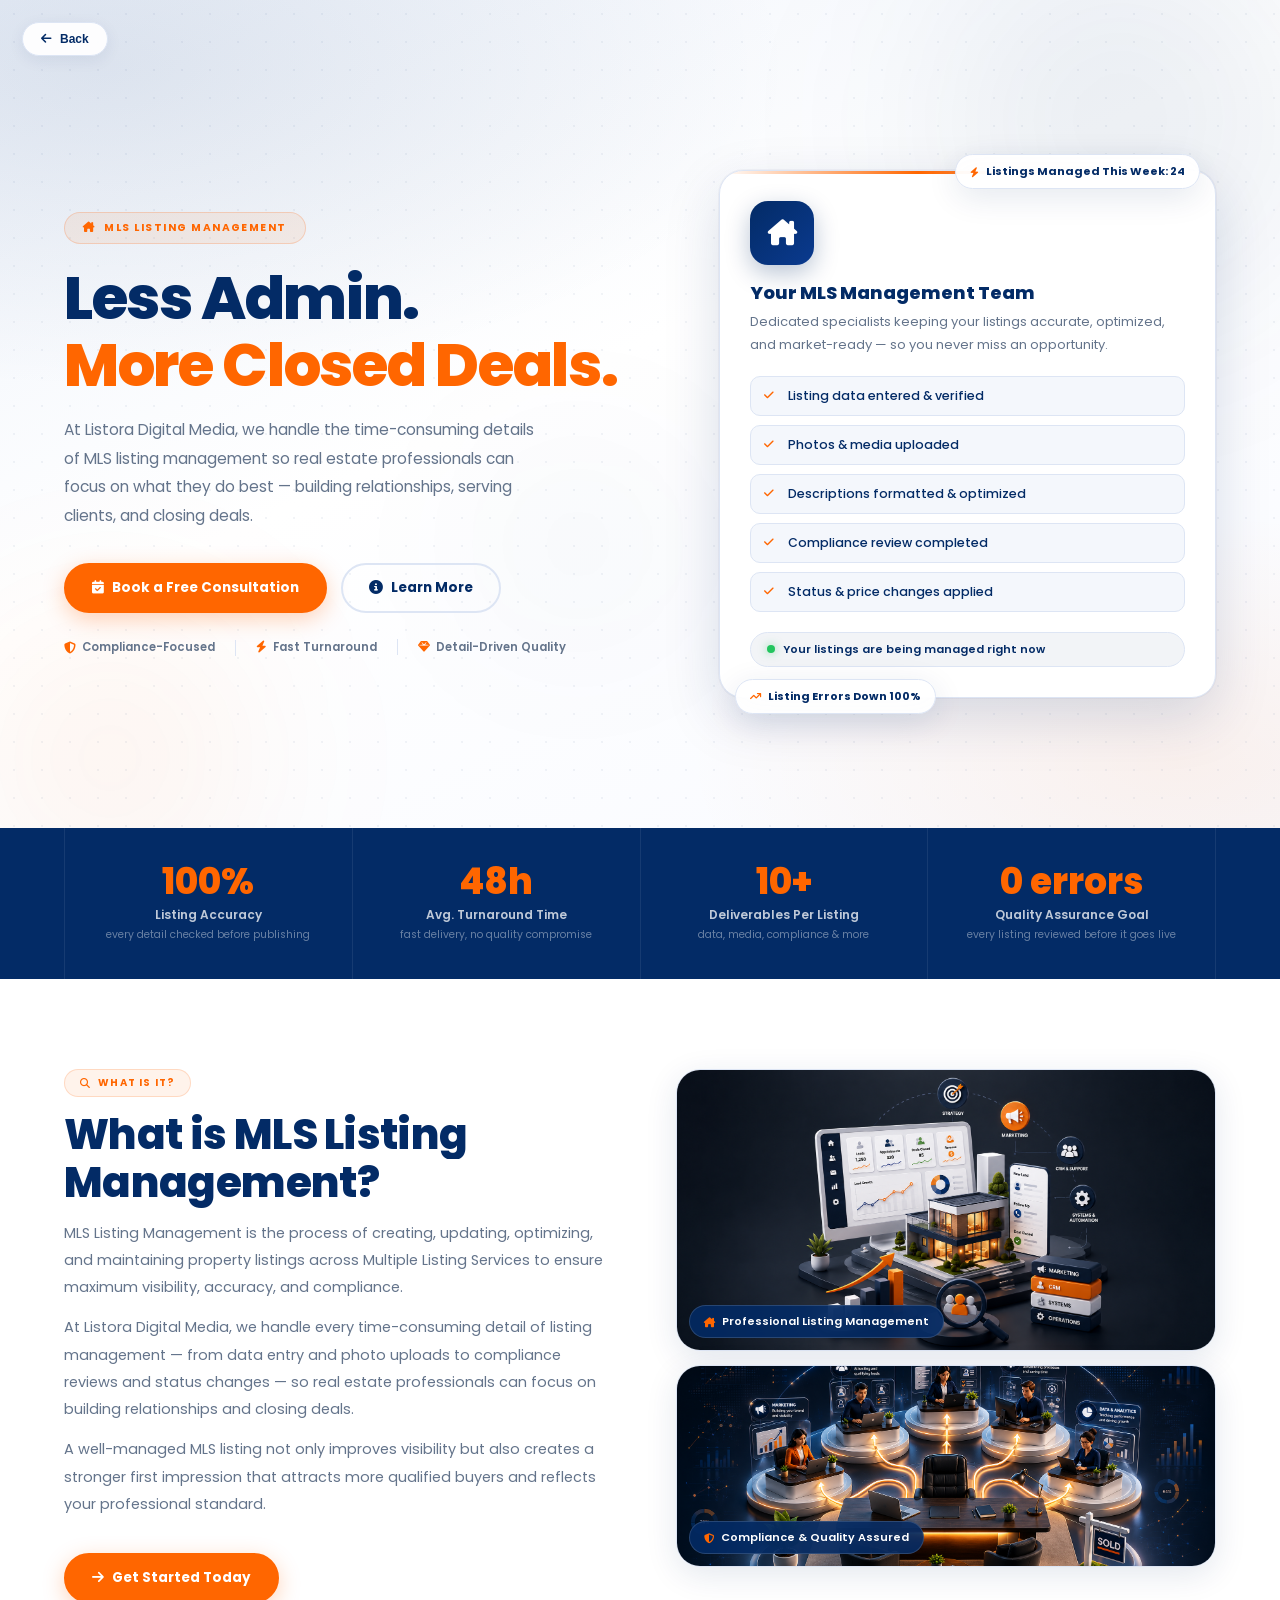
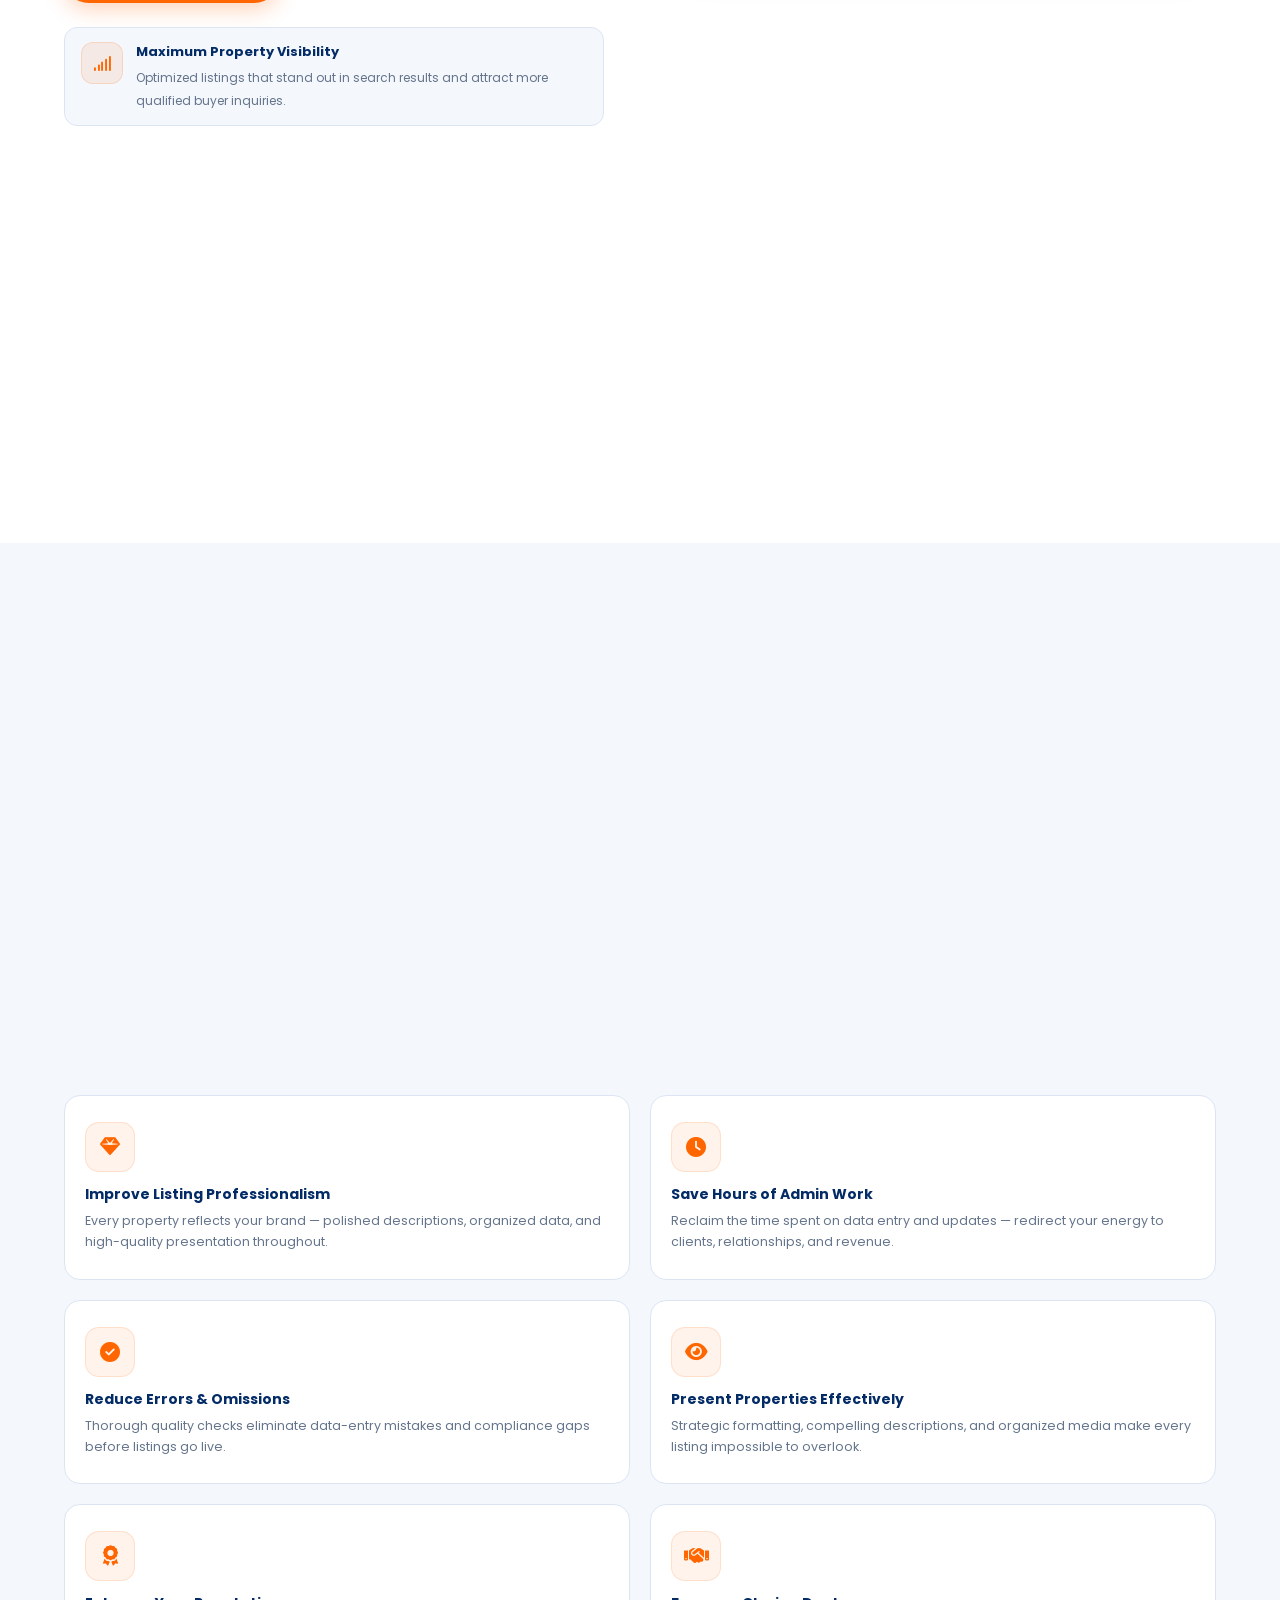
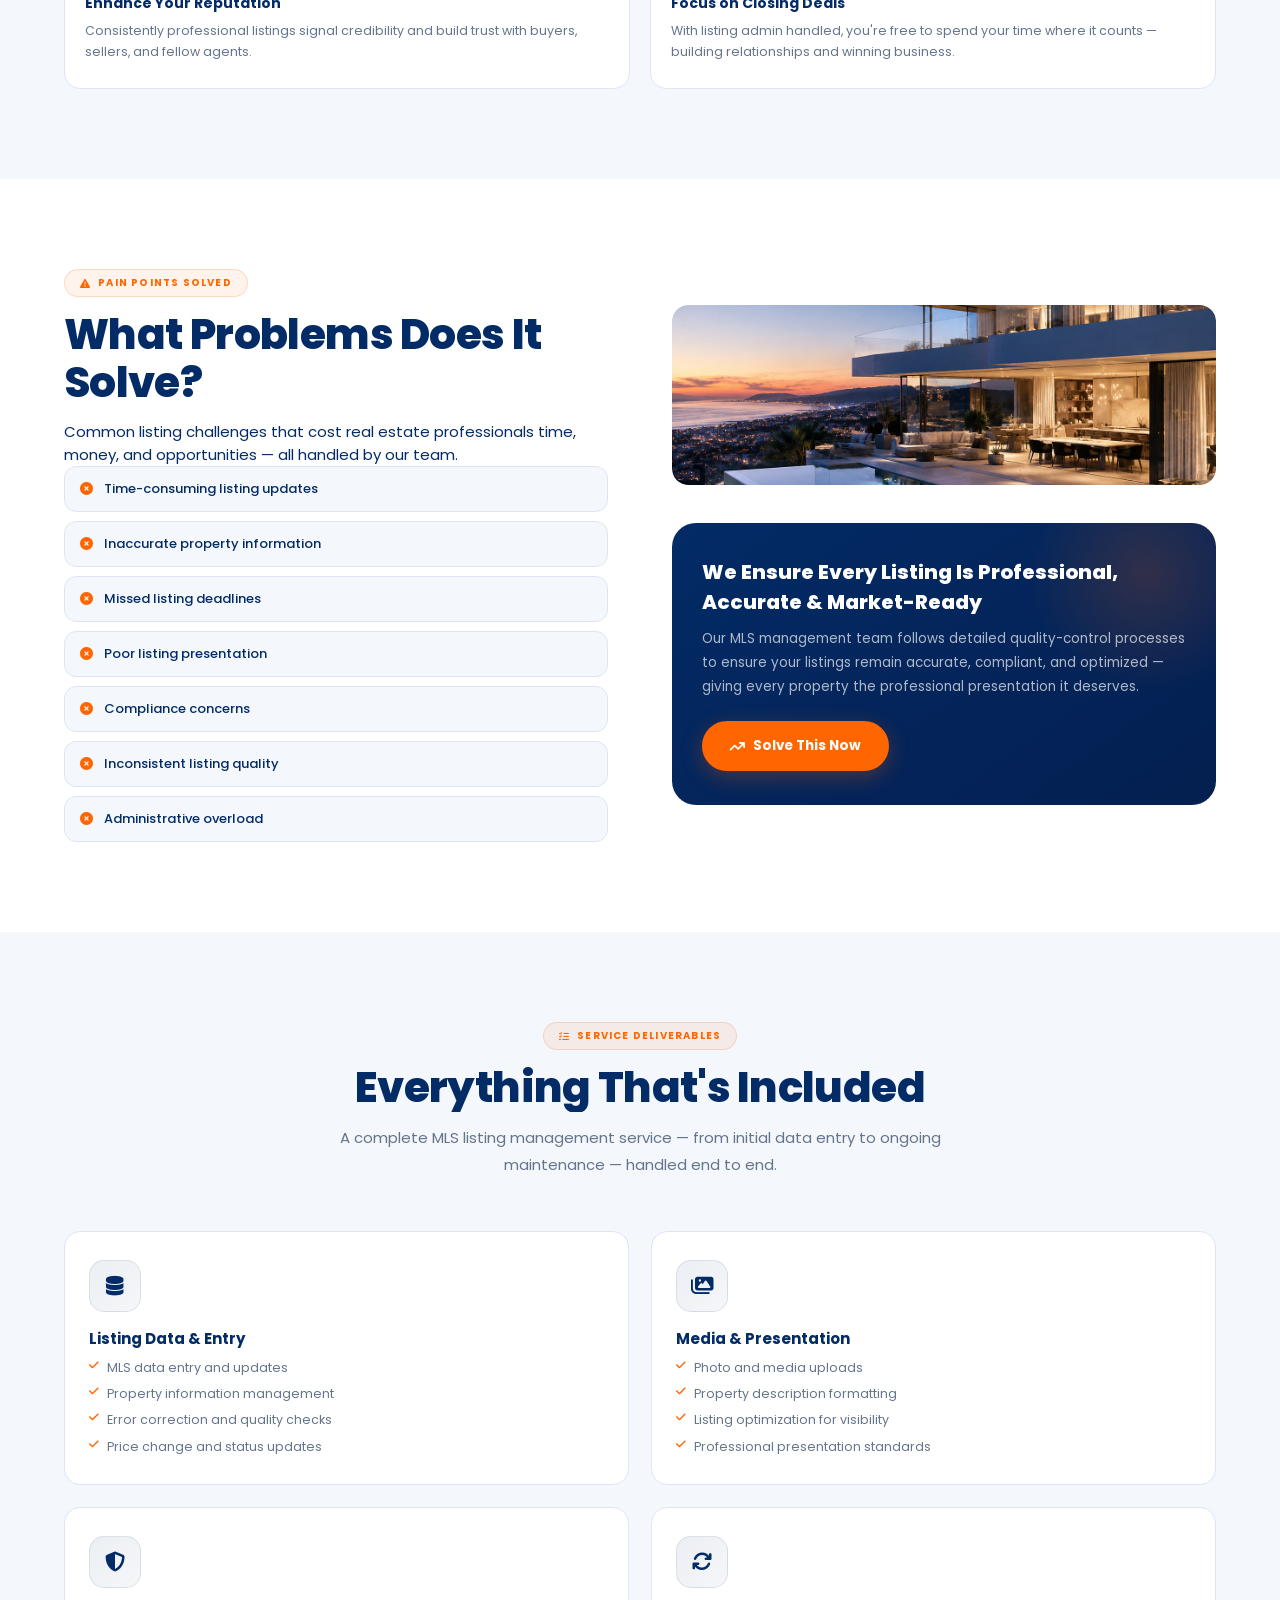
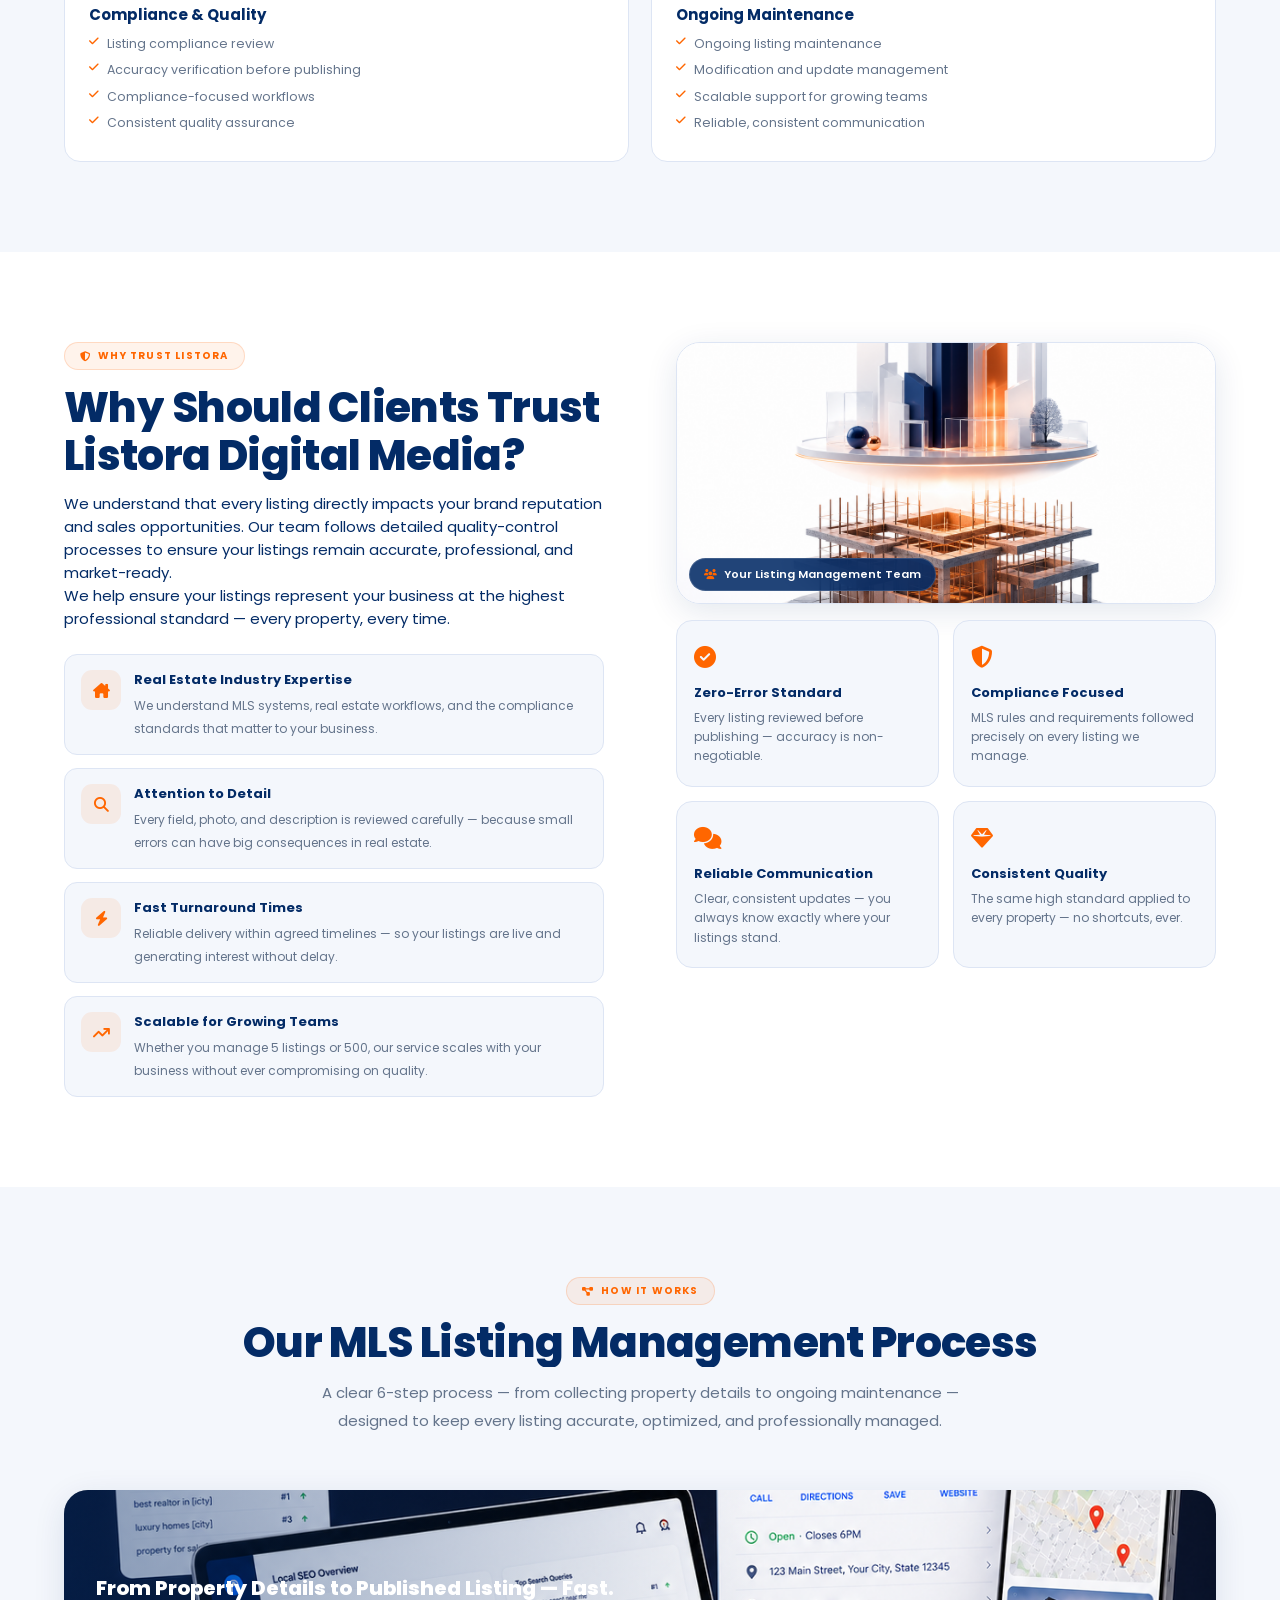
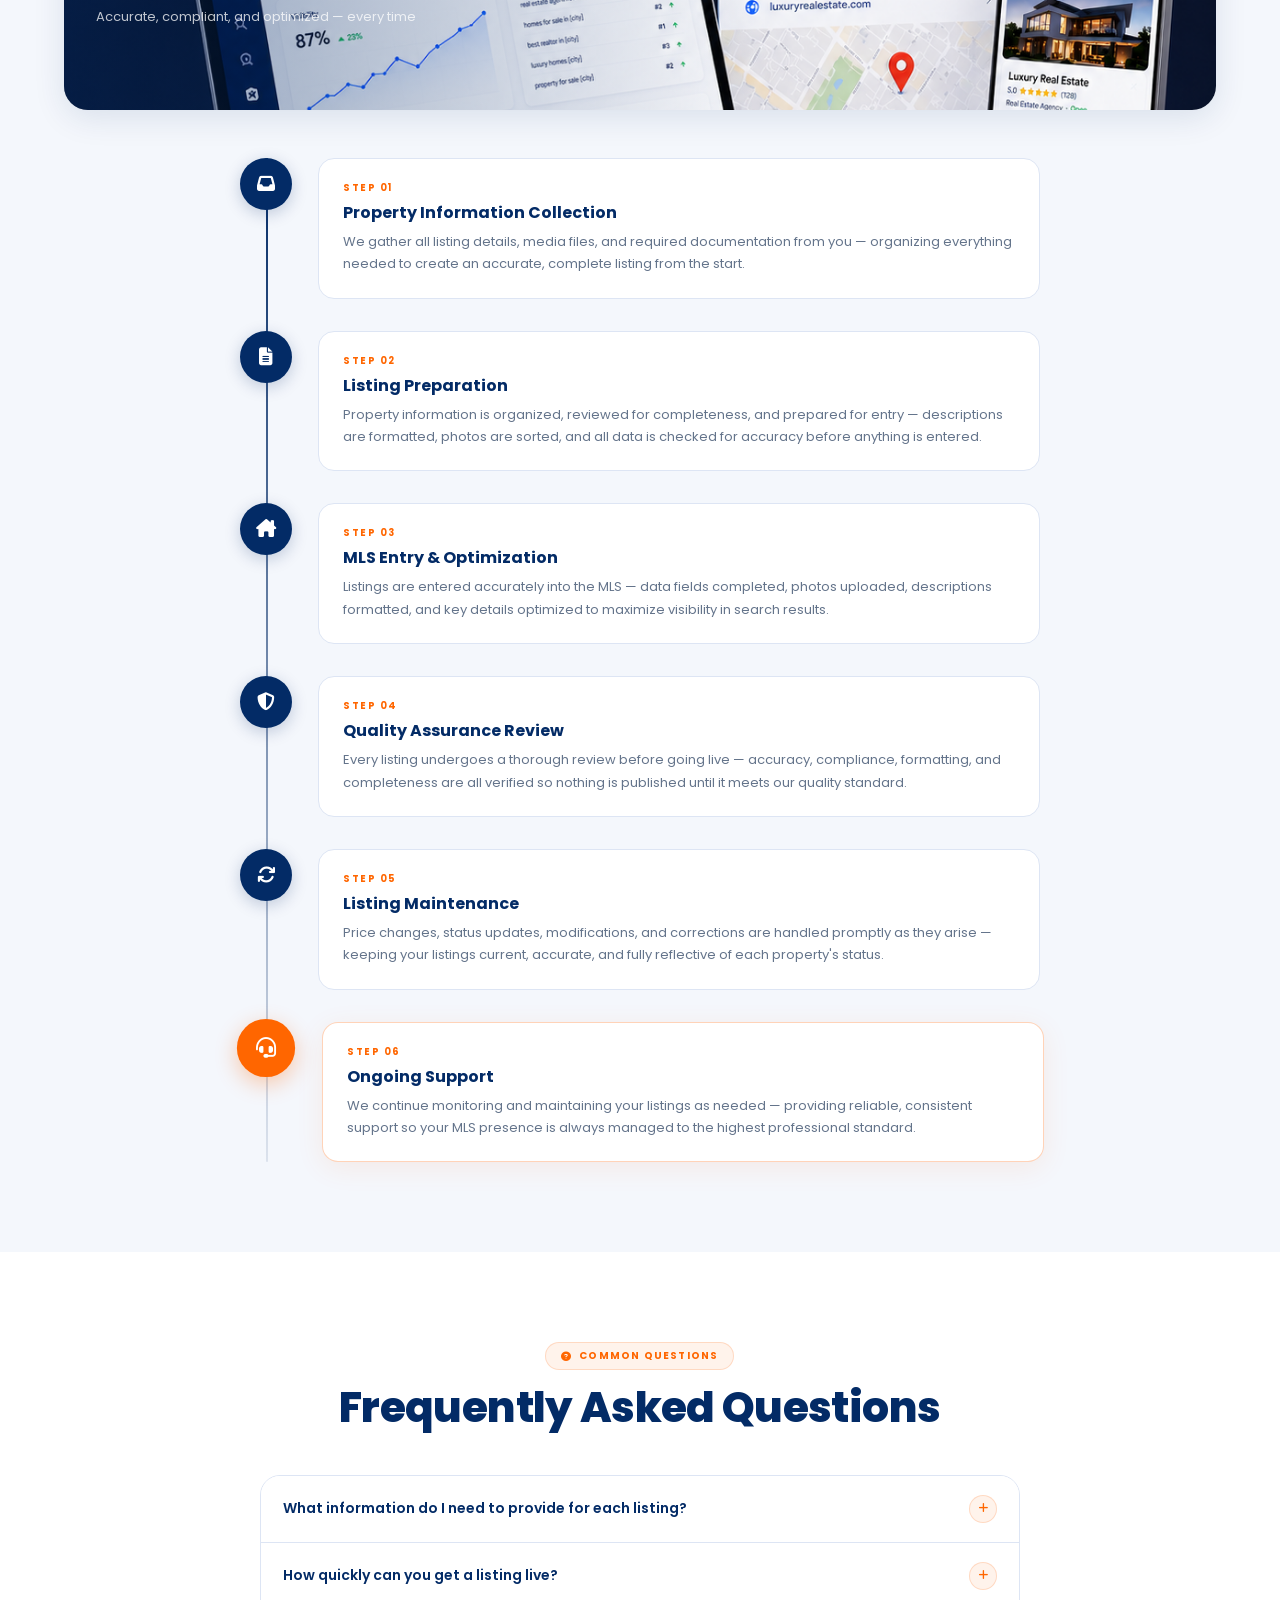
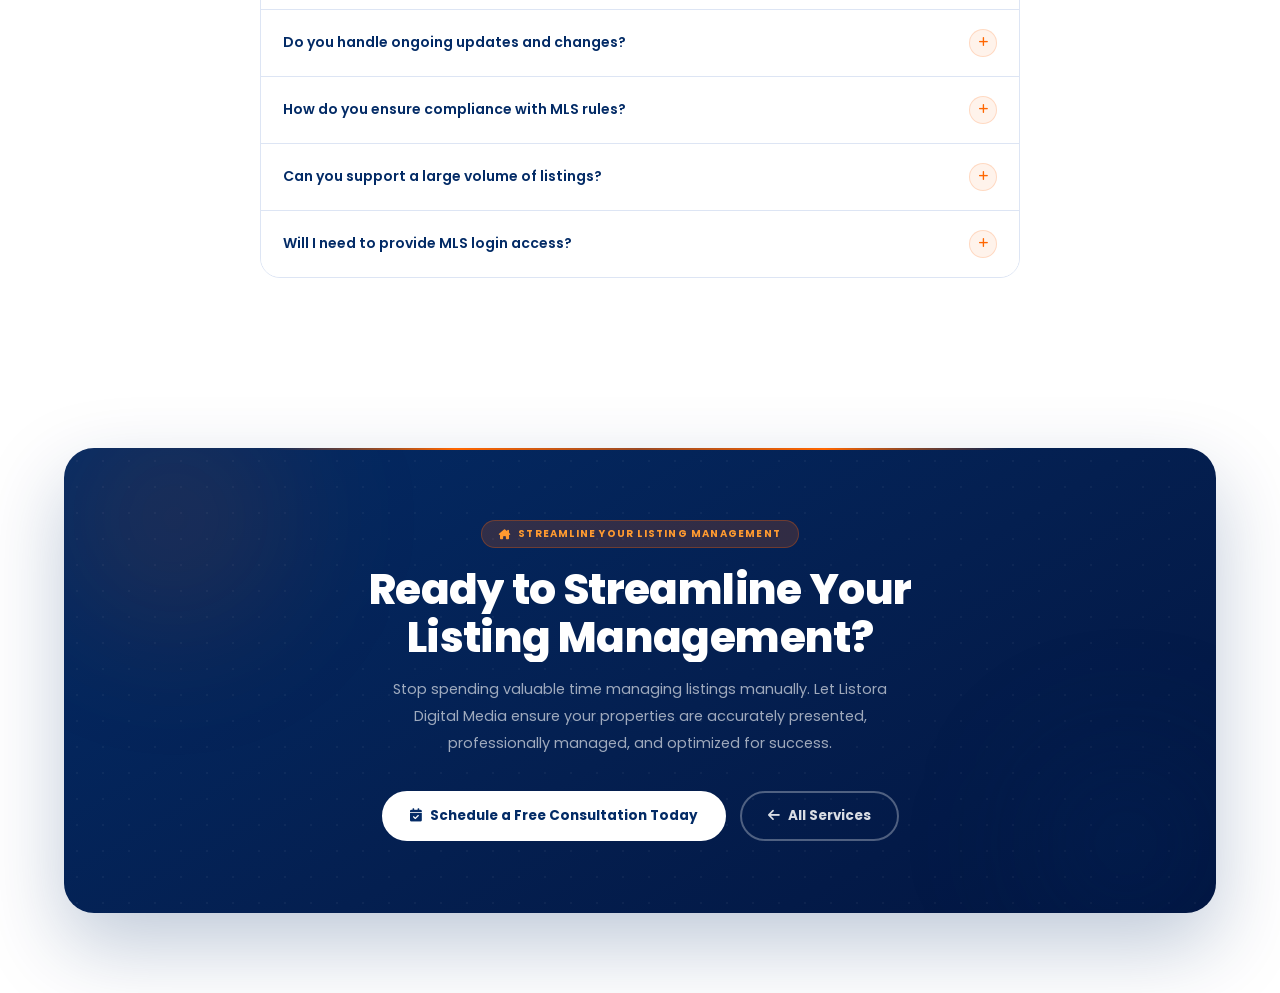
<file: MLS.HTML>
<!DOCTYPE html>
<html lang="en">

<head>
    <meta charset="UTF-8">
    <meta name="viewport" content="width=device-width, initial-scale=1.0">
    <meta name="description"
        content="MLS Listing Management services by Listora Digital Media — professional property listing creation, optimization, and maintenance so real estate professionals can focus on closing deals.">
    <title>MLS Listing Management | Listora Digital Media</title>
    <link rel="preconnect" href="https://fonts.googleapis.com">
    <link rel="preconnect" href="https://fonts.gstatic.com" crossorigin>
    <link href="https://fonts.googleapis.com/css2?family=Poppins:wght@300;400;500;600;700;800&display=swap"
        rel="stylesheet">
    <link rel="stylesheet" href="https://cdnjs.cloudflare.com/ajax/libs/font-awesome/6.6.0/css/all.min.css">
    <style>
        :root {
            --navy: #032B66;
            --navy-deep: #021f4b;
            --navy-mid: #1a2353;
            --orange: #FF6600;
            --orange-dark: #e05500;
            --orange-soft: #f26b2c;
            --white: #ffffff;
            --bg-light: #f4f7fc;
            --bg-soft: #f0f4fb;
            --text-muted: #64748B;
            --border: #dde5f4;
            --shadow-sm: 0 4px 16px rgba(3, 43, 102, .07);
            --shadow-md: 0 8px 32px rgba(3, 43, 102, .11);
            --shadow-lg: 0 20px 56px rgba(3, 43, 102, .15);
            --radius: 16px;
            --radius-lg: 24px;
            --ease: cubic-bezier(.22, 1, .36, 1);
            --spring: cubic-bezier(.34, 1.56, .64, 1);
        }

        *,
        *::before,
        *::after {
            box-sizing: border-box;
            margin: 0;
            padding: 0
        }

        html {
            scroll-behavior: smooth;
            font-size: 15px
        }

        body {
            font-family: 'Poppins', sans-serif;
            color: var(--navy);
            background: #fff;
            overflow-x: hidden;
            -webkit-font-smoothing: antialiased
        }

        img {
            max-width: 100%;
            display: block
        }

        a {
            text-decoration: none
        }

        ul {
            list-style: none
        }

        /* ── BACK BUTTON ── */
        .back-btn {
            position: fixed;
            top: 22px;
            left: 22px;
            z-index: 1000;
            display: inline-flex;
            align-items: center;
            gap: 8px;
            background: rgba(255, 255, 255, .92);
            backdrop-filter: blur(14px);
            border: 1px solid var(--border);
            border-radius: 50px;
            padding: 9px 18px;
            font-size: 12px;
            font-weight: 600;
            color: var(--navy);
            box-shadow: var(--shadow-sm);
            cursor: pointer;
            transition: transform .5s var(--ease), box-shadow .5s var(--ease), background .3s ease;
        }

        .back-btn i {
            transition: transform .4s var(--ease)
        }

        .back-btn:hover {
            transform: translateX(-4px);
            background: #fff;
            box-shadow: var(--shadow-md)
        }

        .back-btn:hover i {
            transform: translateX(-3px)
        }

        /* ── LAYOUT ── */
        .container {
            width: 90%;
            max-width: 1180px;
            margin: 0 auto
        }

        .section-pad {
            padding: 90px 0
        }

        /* ── REVEAL ANIMATIONS ── */
        .reveal {
            opacity: 0;
            transform: translateY(36px);
            transition: opacity .75s var(--ease), transform .75s var(--ease)
        }

        .reveal.visible {
            opacity: 1;
            transform: translateY(0)
        }

        .reveal-left {
            opacity: 0;
            transform: translateX(-32px);
            transition: opacity .75s var(--ease), transform .75s var(--ease)
        }

        .reveal-left.visible {
            opacity: 1;
            transform: translateX(0)
        }

        .reveal-right {
            opacity: 0;
            transform: translateX(32px);
            transition: opacity .75s var(--ease), transform .75s var(--ease)
        }

        .reveal-right.visible {
            opacity: 1;
            transform: translateX(0)
        }

        .reveal-scale {
            opacity: 0;
            transform: scale(.94);
            transition: opacity .8s var(--ease), transform .8s var(--ease);
            will-change: transform, opacity
        }

        .reveal-scale.visible {
            opacity: 1;
            transform: scale(1)
        }

        [data-delay="50"] {
            transition-delay: .05s
        }

        [data-delay="100"] {
            transition-delay: .10s
        }

        [data-delay="150"] {
            transition-delay: .15s
        }

        [data-delay="200"] {
            transition-delay: .20s
        }

        [data-delay="250"] {
            transition-delay: .25s
        }

        [data-delay="300"] {
            transition-delay: .30s
        }

        [data-delay="400"] {
            transition-delay: .40s
        }

        [data-delay="500"] {
            transition-delay: .50s
        }

        /* ── WORD ANIM ── */
        .word-anim .w {
            display: inline-block;
            overflow: hidden;
            vertical-align: bottom;
            line-height: 1.15
        }

        .word-anim .wi {
            display: inline-block;
            transform: translateY(105%);
            opacity: 0;
            transition: transform .68s cubic-bezier(.16, 1, .3, 1), opacity .48s ease;
            will-change: transform, opacity
        }

        .word-anim.fired .wi {
            transform: translateY(0);
            opacity: 1
        }

        /* ── PARA ANIM ── */
        .para-anim .pw {
            display: inline-block;
            transform: translateY(65%);
            opacity: 0;
            transition: transform .55s var(--ease), opacity .42s ease;
            will-change: transform, opacity
        }

        .para-anim.fired .pw {
            transform: translateY(0);
            opacity: 1
        }

        /* ── BADGE ANIM ── */
        .badge-anim {
            opacity: 0;
            transform: translateY(10px) scale(.93);
            transition: opacity .45s ease, transform .52s var(--spring);
            will-change: transform, opacity
        }

        .badge-anim.fired {
            opacity: 1;
            transform: translateY(0) scale(1)
        }

        /* ── IMG REVEAL ── */
        .img-reveal {
            opacity: 0;
            transform: scale(.95);
            transition: opacity .9s var(--ease), transform .9s var(--ease);
            will-change: transform, opacity
        }

        .img-reveal.visible {
            opacity: 1;
            transform: scale(1)
        }

        /* ── SECTION LABEL ── */
        .section-label {
            display: inline-flex;
            align-items: center;
            gap: 7px;
            background: rgba(255, 98, 0, .08);
            color: var(--orange);
            border: 1px solid rgba(255, 98, 0, .18);
            padding: 5px 15px;
            border-radius: 50px;
            font-size: 10px;
            font-weight: 700;
            letter-spacing: .12em;
            text-transform: uppercase;
            margin-bottom: 14px;
        }

        /* ── TYPOGRAPHY ── */
        .section-title {
            font-size: clamp(24px, 3.8vw, 42px);
            font-weight: 800;
            line-height: 1.15;
            color: var(--navy);
            letter-spacing: -.015em;
            margin-bottom: 12px
        }

        .section-sub {
            font-size: 15px;
            line-height: 1.82;
            color: var(--text-muted);
            max-width: 660px
        }

        .section-sub.center {
            margin: 0 auto;
            text-align: center
        }

        .accent {
            color: var(--orange)
        }

        /* ── BUTTONS ── */
        .btn {
            display: inline-flex;
            align-items: center;
            gap: 8px;
            padding: 13px 26px;
            border-radius: 50px;
            font-family: 'Poppins', sans-serif;
            font-size: 13.5px;
            font-weight: 700;
            cursor: pointer;
            border: 2px solid transparent;
            position: relative;
            overflow: hidden;
            transition: transform .55s var(--ease), box-shadow .55s var(--ease), background .3s ease;
        }

        .btn::after {
            content: '';
            position: absolute;
            inset: 0;
            background: linear-gradient(108deg, transparent 30%, rgba(255, 255, 255, .4) 50%, transparent 70%);
            transform: translateX(-130%);
            transition: transform 0ms linear;
            pointer-events: none
        }

        .btn:hover::after {
            transform: translateX(130%);
            transition: transform 650ms var(--ease)
        }

        .btn-primary {
            background: var(--orange);
            color: #fff;
            border-color: var(--orange);
            box-shadow: 0 6px 22px rgba(255, 98, 0, .28)
        }

        .btn-primary:hover {
            background: var(--orange-dark);
            transform: translateY(-3px) scale(1.015);
            box-shadow: 0 12px 32px rgba(255, 98, 0, .36)
        }

        .btn-outline {
            background: transparent;
            color: var(--navy);
            border-color: var(--border)
        }

        .btn-outline:hover {
            border-color: var(--navy);
            background: var(--bg-light);
            transform: translateY(-2px)
        }

        .btn-white {
            background: #fff;
            color: var(--navy);
            border-color: #fff
        }

        .btn-white:hover {
            transform: translateY(-3px) scale(1.015);
            box-shadow: 0 10px 30px rgba(0, 0, 0, .18)
        }

        @keyframes fadeUp {
            from {
                opacity: 0;
                transform: translateY(28px)
            }

            to {
                opacity: 1;
                transform: translateY(0)
            }
        }

        @keyframes blobDrift {
            from {
                transform: translate(0, 0) scale(1)
            }

            to {
                transform: translate(24px, -18px) scale(1.06)
            }
        }

        @keyframes floatY {

            0%,
            100% {
                transform: translateY(0)
            }

            50% {
                transform: translateY(-12px)
            }
        }

        @keyframes pulseGlow {

            0%,
            100% {
                opacity: .6
            }

            50% {
                opacity: 1
            }
        }

        /* ══════════════════════════════════════════════════
   1. HERO
══════════════════════════════════════════════════ */
        .hero {
            min-height: 92vh;
            display: flex;
            align-items: center;
            background:
                radial-gradient(ellipse 90% 65% at 8% 8%, rgba(3, 43, 102, .09) 0%, transparent 60%),
                radial-gradient(ellipse 70% 55% at 92% 92%, rgba(255, 98, 0, .07) 0%, transparent 55%),
                linear-gradient(155deg, #eef3fb 0%, #ffffff 45%, #f8faff 100%);
            position: relative;
            overflow: hidden;
            padding: 130px 0 90px;
        }

        .hero-bg-dots {
            position: absolute;
            inset: 0;
            pointer-events: none;
            background-image: radial-gradient(circle, rgba(3, 43, 102, .05) 1px, transparent 1px);
            background-size: 28px 28px
        }

        .hero-blob {
            position: absolute;
            border-radius: 50%;
            filter: blur(80px);
            pointer-events: none
        }

        .hero-blob--1 {
            width: 560px;
            height: 560px;
            top: -160px;
            right: -120px;
            background: radial-gradient(circle, rgba(3, 43, 102, .11) 0%, transparent 70%);
            animation: blobDrift 18s ease-in-out infinite alternate
        }

        .hero-blob--2 {
            width: 400px;
            height: 400px;
            bottom: -130px;
            left: -90px;
            background: radial-gradient(circle, rgba(255, 98, 0, .09) 0%, transparent 70%);
            animation: blobDrift 14s ease-in-out infinite alternate-reverse
        }

        .hero-blob--3 {
            width: 260px;
            height: 260px;
            top: 50%;
            left: 35%;
            background: radial-gradient(circle, rgba(3, 43, 102, .06) 0%, transparent 70%);
            animation: blobDrift 22s ease-in-out infinite alternate
        }

        .hero-inner {
            position: relative;
            z-index: 1;
            display: grid;
            grid-template-columns: 1.05fr .95fr;
            gap: 60px;
            align-items: center
        }

        .hero-content {
            max-width: 580px
        }

        .hero-eyebrow {
            display: inline-flex;
            align-items: center;
            gap: 8px;
            background: rgba(255, 98, 0, .08);
            color: var(--orange);
            border: 1px solid rgba(255, 98, 0, .20);
            border-radius: 50px;
            padding: 7px 18px;
            font-size: 10.5px;
            font-weight: 700;
            letter-spacing: .14em;
            text-transform: uppercase;
            margin-bottom: 20px;
            animation: fadeUp .8s var(--ease) .1s both
        }

        .hero-title {
            font-size: clamp(34px, 5vw, 60px);
            font-weight: 800;
            line-height: 1.08;
            color: var(--navy);
            letter-spacing: -.022em;
            margin-bottom: 18px;
            animation: fadeUp .85s var(--ease) .2s both
        }

        .hero-sub {
            font-size: 15.5px;
            line-height: 1.85;
            color: var(--text-muted);
            margin-bottom: 32px;
            max-width: 480px;
            animation: fadeUp .85s var(--ease) .3s both
        }

        .hero-actions {
            display: flex;
            gap: 14px;
            flex-wrap: wrap;
            animation: fadeUp .85s var(--ease) .4s both
        }

        .hero-trust {
            display: flex;
            align-items: center;
            gap: 20px;
            margin-top: 26px;
            flex-wrap: wrap;
            animation: fadeUp .85s var(--ease) .5s both
        }

        .trust-pill {
            display: flex;
            align-items: center;
            gap: 6px;
            font-size: 11.5px;
            font-weight: 600;
            color: var(--text-muted)
        }

        .trust-pill i {
            color: var(--orange);
            font-size: 12px
        }

        .trust-div {
            width: 1px;
            height: 16px;
            background: var(--border)
        }

        /* Hero visual */
        .hero-visual {
            position: relative;
            animation: fadeUp .9s var(--ease) .25s both
        }

        .hero-card-main {
            background: #fff;
            border-radius: var(--radius-lg);
            border: 1px solid var(--border);
            box-shadow: var(--shadow-lg), 0 0 0 1px rgba(3, 43, 102, .04);
            padding: 30px;
            position: relative;
            overflow: hidden
        }

        .hero-card-main::before {
            content: '';
            position: absolute;
            top: 0;
            left: 0;
            right: 0;
            height: 3px;
            background: linear-gradient(90deg, transparent, var(--orange) 40%, rgba(255, 98, 0, .5), transparent)
        }

        .hero-va-avatar {
            width: 64px;
            height: 64px;
            border-radius: 18px;
            background: linear-gradient(135deg, var(--navy), #0a3a8f);
            display: flex;
            align-items: center;
            justify-content: center;
            font-size: 26px;
            color: #fff;
            margin-bottom: 14px;
            box-shadow: 0 8px 24px rgba(3, 43, 102, .28);
            animation: floatY 4s ease-in-out infinite
        }

        .hero-card-main h3 {
            font-size: 18px;
            font-weight: 800;
            color: var(--navy);
            margin-bottom: 5px
        }

        .hero-card-main>p {
            font-size: 13px;
            line-height: 1.7;
            color: var(--text-muted);
            margin-bottom: 20px
        }

        .va-task-list {
            display: flex;
            flex-direction: column;
            gap: 9px;
            margin-bottom: 20px
        }

        .va-task {
            display: flex;
            align-items: center;
            gap: 10px;
            padding: 10px 13px;
            background: var(--bg-light);
            border-radius: 10px;
            border: 1px solid var(--border);
            font-size: 12.5px;
            font-weight: 500;
            color: var(--navy);
            transition: border-color .3s ease, transform .45s var(--ease)
        }

        .va-task:hover {
            border-color: rgba(255, 98, 0, .22);
            transform: translateX(3px)
        }

        .va-task i {
            color: var(--orange);
            font-size: 11px;
            width: 14px;
            flex-shrink: 0
        }

        .hero-status {
            display: inline-flex;
            align-items: center;
            gap: 8px;
            background: rgba(3, 43, 102, .05);
            border: 1px solid var(--border);
            border-radius: 50px;
            padding: 8px 16px;
            font-size: 11px;
            font-weight: 600;
            color: var(--navy);
            width: 100%
        }

        .status-dot {
            width: 8px;
            height: 8px;
            border-radius: 50%;
            background: #22c55e;
            box-shadow: 0 0 8px rgba(34, 197, 94, .5);
            animation: pulseGlow 2s ease-in-out infinite;
            flex-shrink: 0
        }

        .float-chip {
            position: absolute;
            z-index: 3;
            display: flex;
            align-items: center;
            gap: 7px;
            background: rgba(255, 255, 255, .95);
            backdrop-filter: blur(16px);
            border: 1px solid var(--border);
            border-radius: 50px;
            padding: 8px 14px;
            font-size: 11px;
            font-weight: 700;
            color: var(--navy);
            white-space: nowrap;
            box-shadow: var(--shadow-md)
        }

        .float-chip i {
            color: var(--orange);
            font-size: 10px
        }

        .chip-top {
            top: -16px;
            right: 16px;
            animation: floatY 3.5s ease-in-out infinite alternate
        }

        .chip-bot {
            bottom: -16px;
            left: 16px;
            animation: floatY 4.5s ease-in-out infinite alternate-reverse
        }

        /* ══════════════════════════════════════════════════
   2. METRICS STRIP
══════════════════════════════════════════════════ */
        .metrics-strip {
            background: var(--navy);
            padding: 0
        }

        .metrics-inner {
            display: grid;
            grid-template-columns: repeat(4, 1fr);
            border-left: 1px solid rgba(255, 255, 255, .08)
        }

        .metric-col {
            padding: 36px 28px;
            border-right: 1px solid rgba(255, 255, 255, .08);
            text-align: center;
            position: relative;
            overflow: hidden;
            transition: background .4s ease
        }

        .metric-col::before {
            content: '';
            position: absolute;
            bottom: 0;
            left: 20%;
            right: 20%;
            height: 2px;
            background: linear-gradient(90deg, transparent, var(--orange), transparent);
            transform: scaleX(0);
            transition: transform .5s var(--ease)
        }

        .metric-col:hover {
            background: rgba(255, 255, 255, .04)
        }

        .metric-col:hover::before {
            transform: scaleX(1)
        }

        .metric-num {
            font-size: 2.4rem;
            font-weight: 800;
            color: var(--orange);
            font-variant-numeric: tabular-nums;
            display: block;
            line-height: 1;
            margin-bottom: 6px
        }

        .metric-lbl {
            font-size: 12px;
            font-weight: 600;
            color: rgba(255, 255, 255, .75);
            margin-bottom: 3px
        }

        .metric-sub {
            font-size: 10.5px;
            color: rgba(255, 255, 255, .40)
        }

        /* ══════════════════════════════════════════════════
   3. OVERVIEW
══════════════════════════════════════════════════ */
        .overview {
            background: #fff
        }

        .overview-inner {
            display: grid;
            grid-template-columns: 1fr 1fr;
            gap: 72px;
            align-items: start
        }

        .overview-text p {
            font-size: 14.5px;
            line-height: 1.88;
            color: var(--text-muted);
            margin-bottom: 13px
        }

        .overview-text p strong {
            color: var(--navy);
            font-weight: 600
        }

        .ov-pills {
            display: flex;
            flex-direction: column;
            gap: 10px;
            margin-top: 24px
        }

        .ov-pill {
            display: flex;
            align-items: flex-start;
            gap: 13px;
            padding: 14px 16px;
            background: var(--bg-light);
            border-radius: 13px;
            border: 1px solid var(--border);
            transition: border-color .35s ease, transform .5s var(--ease), background .35s ease
        }

        .ov-pill:hover {
            border-color: rgba(255, 98, 0, .22);
            background: rgba(255, 98, 0, .03);
            transform: translateX(5px)
        }

        .ov-ico {
            width: 42px;
            height: 42px;
            border-radius: 12px;
            background: rgba(255, 98, 0, .09);
            border: 1px solid rgba(255, 98, 0, .16);
            display: flex;
            align-items: center;
            justify-content: center;
            font-size: 15px;
            color: var(--orange);
            flex-shrink: 0;
            transition: background .4s var(--ease), transform .5s var(--spring)
        }

        .ov-pill:hover .ov-ico {
            background: var(--orange);
            color: #fff;
            transform: scale(1.1)
        }

        .ov-pill strong {
            display: block;
            font-size: 13px;
            font-weight: 700;
            color: var(--navy);
            margin-bottom: 3px
        }

        .ov-pill span {
            font-size: 12px;
            color: var(--text-muted);
            line-height: 1.55
        }

        .img-stack {
            display: flex;
            flex-direction: column;
            gap: 14px
        }

        .img-block {
            position: relative;
            border-radius: var(--radius-lg);
            overflow: hidden;
            box-shadow: var(--shadow-md);
            border: 1px solid var(--border)
        }

        .img-block img {
            width: 100%;
            object-fit: cover;
            display: block;
            transition: transform 1.4s var(--ease)
        }

        .img-block:hover img {
            transform: scale(1.05)
        }

        .img-badge {
            position: absolute;
            bottom: 12px;
            left: 12px;
            background: rgba(3, 43, 102, .88);
            backdrop-filter: blur(14px);
            border: 1px solid rgba(255, 255, 255, .14);
            border-radius: 50px;
            padding: 7px 14px;
            display: flex;
            align-items: center;
            gap: 7px;
            font-size: 11px;
            font-weight: 600;
            color: #fff
        }

        .img-badge i {
            color: var(--orange);
            font-size: 10px
        }

        /* ══════════════════════════════════════════════════
   4. BENEFITS
══════════════════════════════════════════════════ */
        .benefits {
            background: var(--bg-light)
        }

        .benefits-hdr {
            text-align: center;
            margin-bottom: 52px
        }

        .benefits-grid {
            display: grid;
            grid-template-columns: repeat(4, 1fr);
            gap: 20px
        }

        .benefit-card {
            background: #fff;
            border-radius: var(--radius);
            border: 1px solid var(--border);
            padding: 26px 20px;
            position: relative;
            overflow: hidden;
            opacity: 0;
            transform: translateY(40px);
            transition: transform .65s var(--ease), box-shadow .65s var(--ease), border-color .4s ease, opacity .65s ease
        }

        .benefit-card.visible {
            opacity: 1;
            transform: translateY(0)
        }

        .benefit-card::after {
            content: '';
            position: absolute;
            bottom: 0;
            left: 50%;
            transform: translateX(-50%) scaleX(0);
            width: 55%;
            height: 2px;
            background: var(--orange);
            border-radius: 2px;
            transition: transform .5s var(--ease)
        }

        .benefit-card:hover {
            transform: translateY(-8px);
            box-shadow: var(--shadow-md);
            border-color: rgba(255, 98, 0, .18)
        }

        .benefit-card:hover::after {
            transform: translateX(-50%) scaleX(1)
        }

        .benefit-ico {
            width: 50px;
            height: 50px;
            border-radius: 14px;
            background: rgba(255, 98, 0, .08);
            border: 1px solid rgba(255, 98, 0, .14);
            display: flex;
            align-items: center;
            justify-content: center;
            font-size: 20px;
            color: var(--orange);
            margin-bottom: 13px;
            transition: background .45s var(--ease), transform .55s var(--spring)
        }

        .benefit-card:hover .benefit-ico {
            background: var(--orange);
            color: #fff;
            transform: scale(1.1) translateY(-2px)
        }

        .benefit-card h4 {
            font-size: 14px;
            font-weight: 700;
            color: var(--navy);
            margin-bottom: 7px;
            line-height: 1.3
        }

        .benefit-card p {
            font-size: 12.5px;
            line-height: 1.7;
            color: var(--text-muted)
        }

        /* ══════════════════════════════════════════════════
   5. PROBLEMS + SOLUTION
══════════════════════════════════════════════════ */
        .problems {
            background: #fff
        }

        .problems-inner {
            display: grid;
            grid-template-columns: 1fr 1fr;
            gap: 64px;
            align-items: center
        }

        .problems-text p {
            font-size: 14.5px;
            line-height: 1.88;
            color: var(--text-muted);
            margin-bottom: 22px
        }

        .problem-chips {
            display: flex;
            flex-direction: column;
            gap: 9px
        }

        .problem-chip {
            display: flex;
            align-items: center;
            gap: 11px;
            padding: 12px 15px;
            background: var(--bg-light);
            border-radius: 12px;
            border: 1px solid var(--border);
            transition: border-color .3s ease, transform .45s var(--ease)
        }

        .problem-chip:hover {
            border-color: rgba(255, 98, 0, .22);
            transform: translateX(4px)
        }

        .problem-chip i {
            color: var(--orange);
            font-size: 13px;
            flex-shrink: 0
        }

        .problem-chip span {
            font-size: 13px;
            font-weight: 500;
            color: var(--navy)
        }

        .solution-box {
            background: linear-gradient(145deg, var(--navy), #041f50);
            border-radius: var(--radius-lg);
            padding: 34px 30px;
            color: #fff;
            position: relative;
            overflow: hidden
        }

        .solution-box::after {
            content: '';
            position: absolute;
            width: 260px;
            height: 260px;
            top: -80px;
            right: -60px;
            border-radius: 50%;
            background: radial-gradient(circle, rgba(255, 98, 0, .18) 0%, transparent 65%);
            pointer-events: none
        }

        .solution-box h3 {
            font-size: 20px;
            font-weight: 800;
            margin-bottom: 10px;
            position: relative;
            z-index: 1
        }

        .solution-box p {
            font-size: 13.5px;
            line-height: 1.78;
            color: rgba(255, 255, 255, .68);
            margin-bottom: 22px;
            position: relative;
            z-index: 1
        }

        .solution-box .btn-primary {
            position: relative;
            z-index: 1
        }

        .sol-img {
            border-radius: var(--radius);
            overflow: hidden;
            margin-bottom: 20px;
            position: relative;
            z-index: 1
        }

        .sol-img img {
            width: 100%;
            height: 180px;
            object-fit: cover;
            display: block
        }

        /* ══════════════════════════════════════════════════
   6. WHAT'S INCLUDED
══════════════════════════════════════════════════ */
        .included {
            background: var(--bg-light)
        }

        .included-hdr {
            text-align: center;
            margin-bottom: 52px
        }

        .included-grid {
            display: grid;
            grid-template-columns: repeat(2, 1fr);
            gap: 22px
        }

        .included-card {
            background: #fff;
            border-radius: var(--radius);
            border: 1px solid var(--border);
            padding: 28px 24px;
            transition: transform .65s var(--ease), box-shadow .65s var(--ease)
        }

        .included-card:hover {
            transform: translateY(-8px);
            box-shadow: var(--shadow-md)
        }

        .inc-ico {
            width: 52px;
            height: 52px;
            border-radius: 15px;
            background: linear-gradient(135deg, rgba(3, 43, 102, .08), rgba(3, 43, 102, .04));
            border: 1px solid rgba(3, 43, 102, .10);
            display: flex;
            align-items: center;
            justify-content: center;
            font-size: 20px;
            color: var(--navy);
            margin-bottom: 15px;
            transition: background .45s var(--ease), color .35s ease, transform .55s var(--spring)
        }

        .included-card:hover .inc-ico {
            background: var(--navy);
            color: #fff;
            transform: scale(1.08)
        }

        .included-card h4 {
            font-size: 15px;
            font-weight: 700;
            color: var(--navy);
            margin-bottom: 8px
        }

        .inc-list {
            display: flex;
            flex-direction: column;
            gap: 7px
        }

        .inc-list li {
            display: flex;
            align-items: flex-start;
            gap: 8px;
            font-size: 12.5px;
            line-height: 1.55;
            color: var(--text-muted)
        }

        .inc-list li i {
            color: var(--orange);
            font-size: 11px;
            margin-top: 2px;
            flex-shrink: 0
        }

        /* ══════════════════════════════════════════════════
   7. WHY TRUST
══════════════════════════════════════════════════ */
        .trust {
            background: #fff
        }

        .trust-inner {
            display: grid;
            grid-template-columns: 1fr 1fr;
            gap: 72px;
            align-items: start
        }

        .trust-text p {
            font-size: 14.5px;
            line-height: 1.88;
            color: var(--text-muted);
            margin-bottom: 22px
        }

        .trust-feats {
            display: flex;
            flex-direction: column;
            gap: 13px
        }

        .trust-feat {
            display: flex;
            align-items: flex-start;
            gap: 13px;
            padding: 15px 16px;
            background: var(--bg-light);
            border-radius: 13px;
            border: 1px solid var(--border);
            transition: border-color .35s ease, transform .5s var(--ease)
        }

        .trust-feat:hover {
            border-color: rgba(255, 98, 0, .22);
            transform: translateX(5px)
        }

        .tfi {
            width: 40px;
            height: 40px;
            border-radius: 11px;
            background: rgba(255, 98, 0, .09);
            display: flex;
            align-items: center;
            justify-content: center;
            font-size: 15px;
            color: var(--orange);
            flex-shrink: 0
        }

        .trust-feat strong {
            display: block;
            font-size: 13px;
            font-weight: 700;
            color: var(--navy);
            margin-bottom: 3px
        }

        .trust-feat span {
            font-size: 12px;
            color: var(--text-muted);
            line-height: 1.55
        }

        .trust-cards {
            display: grid;
            grid-template-columns: 1fr 1fr;
            gap: 14px
        }

        .trust-card {
            background: var(--bg-light);
            border-radius: var(--radius);
            border: 1px solid var(--border);
            padding: 20px 17px;
            transition: transform .5s var(--ease), box-shadow .5s var(--ease)
        }

        .trust-card:hover {
            transform: translateY(-5px);
            box-shadow: var(--shadow-sm)
        }

        .tc-icon {
            font-size: 22px;
            color: var(--orange);
            margin-bottom: 9px
        }

        .trust-card h5 {
            font-size: 13px;
            font-weight: 700;
            color: var(--navy);
            margin-bottom: 5px
        }

        .trust-card p {
            font-size: 12px;
            line-height: 1.62;
            color: var(--text-muted)
        }

        /* ══════════════════════════════════════════════════
   8. PROCESS
══════════════════════════════════════════════════ */
        .process {
            background: var(--bg-light)
        }

        .process-hdr {
            text-align: center;
            margin-bottom: 56px
        }

        .process-img-banner {
            border-radius: var(--radius-lg);
            overflow: hidden;
            box-shadow: var(--shadow-md);
            margin-bottom: 48px;
            position: relative
        }

        .process-img-banner img {
            width: 100%;
            height: 220px;
            object-fit: cover;
            display: block
        }

        .process-img-banner::after {
            content: '';
            position: absolute;
            inset: 0;
            background: linear-gradient(to right, rgba(3, 43, 102, .45), transparent 60%);
            pointer-events: none
        }

        .process-img-text {
            position: absolute;
            top: 50%;
            left: 32px;
            transform: translateY(-50%);
            color: #fff;
            z-index: 2
        }

        .process-img-text h4 {
            font-size: 20px;
            font-weight: 800;
            margin-bottom: 4px
        }

        .process-img-text p {
            font-size: 13px;
            color: rgba(255, 255, 255, .75)
        }

        .process-timeline {
            max-width: 800px;
            margin: 0 auto;
            position: relative
        }

        .process-timeline::before {
            content: '';
            position: absolute;
            left: 26px;
            top: 0;
            bottom: 0;
            width: 2px;
            background: linear-gradient(to bottom, var(--navy), rgba(3, 43, 102, .1));
            border-radius: 2px
        }

        .process-step {
            display: flex;
            gap: 26px;
            align-items: flex-start;
            margin-bottom: 32px;
            position: relative
        }

        .process-step:last-child {
            margin-bottom: 0
        }

        .ps-dot {
            width: 52px;
            height: 52px;
            border-radius: 50%;
            background: var(--navy);
            color: #fff;
            display: flex;
            align-items: center;
            justify-content: center;
            font-size: 18px;
            flex-shrink: 0;
            position: relative;
            z-index: 2;
            box-shadow: 0 4px 16px rgba(3, 43, 102, .22);
            transition: background .4s ease, transform .5s var(--ease), box-shadow .4s ease
        }

        .process-step.ps-active .ps-dot,
        .process-step:hover .ps-dot {
            background: var(--orange);
            transform: scale(1.12);
            box-shadow: 0 6px 20px rgba(255, 98, 0, .32)
        }

        .ps-card {
            background: #fff;
            border-radius: var(--radius);
            border: 1.5px solid var(--border);
            padding: 22px 24px;
            flex: 1;
            transition: box-shadow .55s var(--ease), border-color .4s ease, transform .55s var(--ease)
        }

        .process-step.ps-active .ps-card,
        .process-step:hover .ps-card {
            border-color: rgba(255, 98, 0, .28);
            box-shadow: 0 6px 28px rgba(255, 98, 0, .09);
            transform: translateX(4px)
        }

        .ps-num {
            font-size: 9.5px;
            font-weight: 700;
            letter-spacing: .16em;
            text-transform: uppercase;
            color: var(--orange);
            margin-bottom: 5px;
            display: block
        }

        .ps-card h4 {
            font-size: 16px;
            font-weight: 700;
            color: var(--navy);
            margin-bottom: 6px
        }

        .ps-card p {
            font-size: 13px;
            line-height: 1.72;
            color: var(--text-muted)
        }

        /* ══════════════════════════════════════════════════
   9. FAQ
══════════════════════════════════════════════════ */
        .faq-sec {
            background: #fff
        }

        .faq-inner {
            max-width: 760px;
            margin: 0 auto
        }

        .faq-hdr {
            text-align: center;
            margin-bottom: 42px
        }

        .faq-list {
            border: 1.5px solid var(--border);
            border-radius: 20px;
            overflow: hidden
        }

        .faq-item {
            border-bottom: 1px solid var(--border)
        }

        .faq-item:last-child {
            border-bottom: none
        }

        .faq-q {
            width: 100%;
            background: #fff;
            border: none;
            padding: 19px 22px;
            display: flex;
            align-items: center;
            justify-content: space-between;
            cursor: pointer;
            text-align: left;
            gap: 16px;
            transition: background .3s ease;
            font-family: 'Poppins', sans-serif
        }

        .faq-q:hover {
            background: var(--bg-light)
        }

        .faq-q[aria-expanded="true"] {
            background: rgba(3, 43, 102, .04)
        }

        .faq-q span {
            font-size: 14px;
            font-weight: 600;
            color: var(--navy)
        }

        .faq-ico {
            width: 28px;
            height: 28px;
            border-radius: 50%;
            background: rgba(255, 98, 0, .08);
            border: 1px solid rgba(255, 98, 0, .18);
            display: flex;
            align-items: center;
            justify-content: center;
            flex-shrink: 0;
            font-size: 11px;
            color: var(--orange);
            transition: transform .5s var(--spring), background .3s ease
        }

        .faq-q[aria-expanded="true"] .faq-ico {
            transform: rotate(45deg);
            background: var(--orange);
            color: #fff;
            border-color: var(--orange)
        }

        .faq-a {
            max-height: 0;
            overflow: hidden;
            padding: 0 22px;
            background: #fff;
            transition: max-height .45s var(--ease), padding .35s ease
        }

        .faq-a.open {
            max-height: 280px;
            padding: 0 22px 18px
        }

        .faq-a p {
            font-size: 13.5px;
            line-height: 1.85;
            color: var(--text-muted);
            padding-top: 4px
        }

        /* ══════════════════════════════════════════════════
   10. CTA
══════════════════════════════════════════════════ */
        .cta-sec {
            padding: 80px 0
        }

        .cta-box {
            background: linear-gradient(150deg, var(--navy) 0%, #041f50 55%, #021540 100%);
            border-radius: 30px;
            padding: 72px 56px;
            display: flex;
            flex-direction: column;
            align-items: center;
            text-align: center;
            position: relative;
            overflow: hidden;
            box-shadow: 0 32px 80px rgba(3, 43, 102, .25)
        }

        .cta-box::before {
            content: '';
            position: absolute;
            inset: 0;
            background-image: radial-gradient(circle, rgba(255, 255, 255, .04) 1px, transparent 1px);
            background-size: 26px 26px;
            pointer-events: none
        }

        .cta-box::after {
            content: '';
            position: absolute;
            top: 0;
            left: 18%;
            right: 18%;
            height: 2px;
            background: linear-gradient(90deg, transparent, var(--orange), rgba(255, 98, 0, .6), var(--orange), transparent)
        }

        .cta-o1 {
            position: absolute;
            width: 380px;
            height: 380px;
            top: -120px;
            left: -80px;
            border-radius: 50%;
            background: radial-gradient(circle, rgba(255, 98, 0, .14) 0%, transparent 65%);
            filter: blur(58px);
            pointer-events: none
        }

        .cta-o2 {
            position: absolute;
            width: 280px;
            height: 280px;
            bottom: -70px;
            right: -50px;
            border-radius: 50%;
            background: radial-gradient(circle, rgba(3, 43, 102, .35) 0%, transparent 65%);
            filter: blur(58px);
            pointer-events: none
        }

        .cta-label {
            display: inline-flex;
            align-items: center;
            gap: 7px;
            background: rgba(255, 98, 0, .18);
            color: #ff9a30;
            border: 1px solid rgba(255, 98, 0, .30);
            border-radius: 50px;
            padding: 5px 17px;
            font-size: 10px;
            font-weight: 700;
            letter-spacing: .12em;
            text-transform: uppercase;
            margin-bottom: 18px;
            position: relative;
            z-index: 1
        }

        .cta-title {
            font-size: clamp(24px, 3.8vw, 42px);
            font-weight: 800;
            color: #fff;
            line-height: 1.13;
            letter-spacing: -.015em;
            margin-bottom: 14px;
            position: relative;
            z-index: 1;
            max-width: 620px
        }

        .cta-sub {
            font-size: 14.5px;
            line-height: 1.85;
            color: rgba(255, 255, 255, .62);
            margin-bottom: 34px;
            position: relative;
            z-index: 1;
            max-width: 540px
        }

        .cta-actions {
            display: flex;
            gap: 14px;
            flex-wrap: wrap;
            justify-content: center;
            position: relative;
            z-index: 1
        }

        /* ══════════════════════════════════════════════════
   RESPONSIVE
══════════════════════════════════════════════════ */
        @media(max-width:1280px) {
            .hero-inner {
                grid-template-columns: 1.1fr .9fr;
                gap: 48px
            }

            .benefits-grid {
                grid-template-columns: repeat(2, 1fr)
            }
        }

        @media(max-width:1024px) {

            .hero-inner,
            .overview-inner,
            .problems-inner,
            .trust-inner {
                grid-template-columns: 1fr;
                gap: 48px
            }

            .metrics-inner {
                grid-template-columns: repeat(2, 1fr)
            }

            .benefits-grid {
                grid-template-columns: repeat(2, 1fr)
            }

            .trust-cards {
                grid-template-columns: 1fr 1fr
            }

            .img-stack {
                flex-direction: row
            }

            .img-stack .img-block {
                flex: 1
            }
        }

        @media(max-width:768px) {
            .section-pad {
                padding: 70px 0
            }

            .hero {
                padding: 100px 0 64px;
                min-height: auto
            }

            .hero-inner {
                gap: 36px
            }

            .hero-title {
                font-size: clamp(30px, 8vw, 44px)
            }

            .float-chip {
                display: none
            }

            .metrics-inner {
                grid-template-columns: repeat(2, 1fr)
            }

            .metric-col {
                padding: 26px 18px
            }

            .metric-num {
                font-size: 1.9rem
            }

            .benefits-grid {
                grid-template-columns: 1fr 1fr;
                gap: 14px
            }

            .included-grid {
                grid-template-columns: 1fr
            }

            .trust-cards {
                grid-template-columns: 1fr
            }

            .cta-box {
                padding: 48px 26px
            }

            .img-stack {
                flex-direction: column
            }

            .process-timeline::before {
                left: 22px
            }

            .ps-dot {
                width: 44px;
                height: 44px;
                font-size: 16px
            }
        }

        @media(max-width:520px) {

            .hero-actions,
            .cta-actions {
                flex-direction: column;
                align-items: stretch
            }

            .btn {
                justify-content: center
            }

            .benefits-grid {
                grid-template-columns: 1fr
            }

            .metrics-inner {
                grid-template-columns: 1fr 1fr
            }
        }

        @media(max-width:380px) {
            .metrics-inner {
                grid-template-columns: 1fr
            }

            .trust-cards {
                grid-template-columns: 1fr
            }
        }

        @media(prefers-reduced-motion:reduce) {

            .hero-blob,
            .float-chip,
            .status-dot,
            .hero-va-avatar {
                animation: none !important
            }

            .reveal,
            .reveal-left,
            .reveal-right,
            .reveal-scale,
            .word-anim .wi,
            .para-anim .pw,
            .badge-anim,
            .benefit-card,
            .img-reveal {
                opacity: 1 !important;
                transform: none !important;
                transition: none !important;
                will-change: auto !important
            }
        }
    </style>
</head>

<body>

    <!-- BACK BUTTON -->
    <button class="back-btn" onclick="history.length>1?history.back():location.href='service.html'"
        aria-label="Go back">
        <i class="fa-solid fa-arrow-left"></i> Back
    </button>


    <!-- ══════════════════════════════════════════════════
     1. HERO
══════════════════════════════════════════════════ -->
    <section class="hero" aria-labelledby="hero-h1">
        <div class="hero-bg-dots" aria-hidden="true"></div>
        <div class="hero-blob hero-blob--1" aria-hidden="true"></div>
        <div class="hero-blob hero-blob--2" aria-hidden="true"></div>
        <div class="hero-blob hero-blob--3" aria-hidden="true"></div>

        <div class="container">
            <div class="hero-inner">

                <!-- Left -->
                <div class="hero-content">
                    <div class="hero-eyebrow badge-anim">
                        <i class="fa-solid fa-house-chimney"></i> MLS Listing Management
                    </div>
                    <h1 class="hero-title word-anim" id="hero-h1">
                        Less Admin.<br><span class="accent">More Closed Deals.</span>
                    </h1>
                    <p class="hero-sub para-anim">
                        At Listora Digital Media, we handle the time-consuming details of MLS listing management so
                        real estate professionals can focus on what they do best — building relationships, serving
                        clients, and closing deals.
                    </p>
                    <div class="hero-actions">
                        <a href="contact.html" class="btn btn-primary">
                            <i class="fa-solid fa-calendar-check"></i> Book a Free Consultation
                        </a>
                        <a href="#overview" class="btn btn-outline">
                            <i class="fa-solid fa-circle-info"></i> Learn More
                        </a>
                    </div>
                    <div class="hero-trust">
                        <div class="trust-pill"><i class="fa-solid fa-shield-halved"></i> Compliance-Focused</div>
                        <div class="trust-div" aria-hidden="true"></div>
                        <div class="trust-pill"><i class="fa-solid fa-bolt"></i> Fast Turnaround</div>
                        <div class="trust-div" aria-hidden="true"></div>
                        <div class="trust-pill"><i class="fa-solid fa-gem"></i> Detail-Driven Quality</div>
                    </div>
                </div>

                <!-- Right -->
                <div class="hero-visual">
                    <div class="float-chip chip-top" aria-hidden="true">
                        <i class="fa-solid fa-bolt"></i> Listings Managed This Week: 24
                    </div>

                    <div class="hero-card-main">
                        <div class="hero-va-avatar"><i class="fa-solid fa-house-chimney"></i></div>
                        <h3>Your MLS Management Team</h3>
                        <p>Dedicated specialists keeping your listings accurate, optimized, and market-ready — so you
                            never miss an opportunity.</p>

                        <div class="va-task-list">
                            <div class="va-task"><i class="fa-solid fa-check"></i> Listing data entered &amp; verified
                            </div>
                            <div class="va-task"><i class="fa-solid fa-check"></i> Photos &amp; media uploaded</div>
                            <div class="va-task"><i class="fa-solid fa-check"></i> Descriptions formatted &amp;
                                optimized</div>
                            <div class="va-task"><i class="fa-solid fa-check"></i> Compliance review completed</div>
                            <div class="va-task"><i class="fa-solid fa-check"></i> Status &amp; price changes applied
                            </div>
                        </div>

                        <div class="hero-status">
                            <div class="status-dot" aria-hidden="true"></div>
                            Your listings are being managed right now
                        </div>
                    </div>

                    <div class="float-chip chip-bot" aria-hidden="true">
                        <i class="fa-solid fa-arrow-trend-up"></i> Listing Errors Down 100%
                    </div>
                </div>

            </div>
        </div>
    </section>


    <!-- ══════════════════════════════════════════════════
     2. METRICS STRIP
══════════════════════════════════════════════════ -->
    <section class="metrics-strip" aria-label="Key performance metrics">
        <div class="container">
            <div class="metrics-inner">
                <div class="metric-col reveal" data-delay="0">
                    <span class="metric-num" data-target="100" data-suffix="%">100%</span>
                    <div class="metric-lbl">Listing Accuracy</div>
                    <div class="metric-sub">every detail checked before publishing</div>
                </div>
                <div class="metric-col reveal" data-delay="100">
                    <span class="metric-num" data-target="48" data-suffix="h">48h</span>
                    <div class="metric-lbl">Avg. Turnaround Time</div>
                    <div class="metric-sub">fast delivery, no quality compromise</div>
                </div>
                <div class="metric-col reveal" data-delay="200">
                    <span class="metric-num" data-target="10" data-suffix="+">10+</span>
                    <div class="metric-lbl">Deliverables Per Listing</div>
                    <div class="metric-sub">data, media, compliance &amp; more</div>
                </div>
                <div class="metric-col reveal" data-delay="300">
                    <span class="metric-num" data-target="0" data-suffix=" errors">0 errors</span>
                    <div class="metric-lbl">Quality Assurance Goal</div>
                    <div class="metric-sub">every listing reviewed before it goes live</div>
                </div>
            </div>
        </div>
    </section>


    <!-- ══════════════════════════════════════════════════
     3. OVERVIEW
══════════════════════════════════════════════════ -->
    <section class="overview section-pad" id="overview" aria-labelledby="ov-h2">
        <div class="container">
            <div class="overview-inner">

                <div class="reveal-left">
                    <span class="section-label badge-anim"><i class="fa-solid fa-magnifying-glass"></i> What Is
                        It?</span>
                    <h2 class="section-title word-anim" id="ov-h2">What is MLS Listing Management?</h2>
                    <div class="overview-text">
                        <p class="para-anim">MLS Listing Management is the process of <strong>creating, updating,
                                optimizing, and maintaining property listings</strong> across Multiple Listing Services
                            to ensure maximum visibility, accuracy, and compliance.</p>
                        <p class="para-anim">At Listora Digital Media, we handle every time-consuming detail of listing
                            management — from data entry and photo uploads to compliance reviews and status changes —
                            <strong>so real estate professionals can focus on building relationships and closing
                                deals.</strong></p>
                        <p class="para-anim">A well-managed MLS listing not only improves visibility but also creates a
                            stronger first impression that attracts more qualified buyers and reflects your professional
                            standard.</p>
                    </div>
                    <a href="contact.html" class="btn btn-primary reveal" data-delay="300" style="margin-top:22px">
                        <i class="fa-solid fa-arrow-right"></i> Get Started Today
                    </a>

                    <div class="ov-pills">
                        <div class="ov-pill reveal" data-delay="0">
                            <div class="ov-ico"><i class="fa-solid fa-signal"></i></div>
                            <div><strong>Maximum Property Visibility</strong><span>Optimized listings that stand out in
                                    search results and attract more qualified buyer inquiries.</span></div>
                        </div>
                        <div class="ov-pill reveal" data-delay="100">
                            <div class="ov-ico"><i class="fa-solid fa-clock"></i></div>
                            <div><strong>Hours of Admin Time Saved</strong><span>Stop spending valuable hours on data
                                    entry and updates — redirect that time to revenue-generating work.</span></div>
                        </div>
                        <div class="ov-pill reveal" data-delay="200">
                            <div class="ov-ico"><i class="fa-solid fa-shield-halved"></i></div>
                            <div><strong>Compliance You Can Count On</strong><span>Every listing reviewed against MLS
                                    requirements — protecting your professional reputation at every step.</span></div>
                        </div>
                        <div class="ov-pill reveal" data-delay="300">
                            <div class="ov-ico"><i class="fa-solid fa-gem"></i></div>
                            <div><strong>Consistent Professional Quality</strong><span>Every property presented to the
                                    same high standard — accurate, polished, and market-ready every time.</span></div>
                        </div>
                    </div>
                </div>

                <div class="reveal-right">
                    <div class="img-stack">
                        <div class="img-block reveal-scale">
                            <img src="s5.png" alt="MLS listing management and property data entry" loading="lazy"
                                style="height:280px">
                            <div class="img-badge"><i class="fa-solid fa-house-chimney"></i> Professional Listing
                                Management</div>
                        </div>
                        <div class="img-block reveal-scale" data-delay="100">
                            <img src="s6.png" alt="Real estate MLS optimization and compliance" loading="lazy"
                                style="height:200px">
                            <div class="img-badge"><i class="fa-solid fa-shield-halved"></i> Compliance &amp; Quality
                                Assured</div>
                        </div>
                    </div>
                </div>

            </div>
        </div>
    </section>


    <!-- ══════════════════════════════════════════════════
     4. BENEFITS
══════════════════════════════════════════════════ -->
    <section class="benefits section-pad" aria-labelledby="ben-h2">
        <div class="container">
            <div class="benefits-hdr">
                <span class="section-label badge-anim"><i class="fa-solid fa-star"></i> What's In It For You?</span>
                <h2 class="section-title word-anim" id="ben-h2">What Professional Listing Management<br>Does for Your
                    Business</h2>
                <p class="section-sub center para-anim" style="margin-top:8px">Every property listing represents an
                    opportunity to generate interest, inquiries, and sales — a polished listing helps you stand out in a
                    highly competitive market.</p>
            </div>
            <div class="benefits-grid">
                <div class="benefit-card">
                    <div class="benefit-ico"><i class="fa-solid fa-signal"></i></div>
                    <h4>Increase Property Visibility</h4>
                    <p>Optimized listings rank higher in MLS search results, putting your properties in front of more
                        qualified buyers.</p>
                </div>
                <div class="benefit-card">
                    <div class="benefit-ico"><i class="fa-solid fa-user-check"></i></div>
                    <h4>Attract More Qualified Buyers</h4>
                    <p>Accurate, complete, and well-presented listings draw serious buyers who are ready to act.</p>
                </div>
                <div class="benefit-card">
                    <div class="benefit-ico"><i class="fa-solid fa-gem"></i></div>
                    <h4>Improve Listing Professionalism</h4>
                    <p>Every property reflects your brand — polished descriptions, organized data, and high-quality
                        presentation throughout.</p>
                </div>
                <div class="benefit-card">
                    <div class="benefit-ico"><i class="fa-solid fa-clock"></i></div>
                    <h4>Save Hours of Admin Work</h4>
                    <p>Reclaim the time spent on data entry and updates — redirect your energy to clients,
                        relationships, and revenue.</p>
                </div>
                <div class="benefit-card">
                    <div class="benefit-ico"><i class="fa-solid fa-circle-check"></i></div>
                    <h4>Reduce Errors &amp; Omissions</h4>
                    <p>Thorough quality checks eliminate data-entry mistakes and compliance gaps before listings go
                        live.</p>
                </div>
                <div class="benefit-card">
                    <div class="benefit-ico"><i class="fa-solid fa-eye"></i></div>
                    <h4>Present Properties Effectively</h4>
                    <p>Strategic formatting, compelling descriptions, and organized media make every listing impossible
                        to overlook.</p>
                </div>
                <div class="benefit-card">
                    <div class="benefit-ico"><i class="fa-solid fa-award"></i></div>
                    <h4>Enhance Your Reputation</h4>
                    <p>Consistently professional listings signal credibility and build trust with buyers, sellers, and
                        fellow agents.</p>
                </div>
                <div class="benefit-card">
                    <div class="benefit-ico"><i class="fa-solid fa-handshake"></i></div>
                    <h4>Focus on Closing Deals</h4>
                    <p>With listing admin handled, you're free to spend your time where it counts — building
                        relationships and winning business.</p>
                </div>
            </div>
        </div>
    </section>


    <!-- ══════════════════════════════════════════════════
     5. PROBLEMS WE SOLVE
══════════════════════════════════════════════════ -->
    <section class="problems section-pad" aria-labelledby="prob-h2">
        <div class="container">
            <div class="problems-inner">

                <div class="reveal-left">
                    <span class="section-label badge-anim"><i class="fa-solid fa-triangle-exclamation"></i> Pain Points
                        Solved</span>
                    <h2 class="section-title word-anim" id="prob-h2">What Problems Does It Solve?</h2>
                    <p class="problems-text para-anim">Common listing challenges that cost real estate professionals
                        time, money, and opportunities — all handled by our team.</p>
                    <div class="problem-chips">
                        <div class="problem-chip reveal" data-delay="0"><i
                                class="fa-solid fa-circle-xmark"></i><span>Time-consuming listing updates</span></div>
                        <div class="problem-chip reveal" data-delay="50"><i
                                class="fa-solid fa-circle-xmark"></i><span>Inaccurate property information</span></div>
                        <div class="problem-chip reveal" data-delay="100"><i
                                class="fa-solid fa-circle-xmark"></i><span>Missed listing deadlines</span></div>
                        <div class="problem-chip reveal" data-delay="150"><i
                                class="fa-solid fa-circle-xmark"></i><span>Poor listing presentation</span></div>
                        <div class="problem-chip reveal" data-delay="200"><i
                                class="fa-solid fa-circle-xmark"></i><span>Compliance concerns</span></div>
                        <div class="problem-chip reveal" data-delay="250"><i
                                class="fa-solid fa-circle-xmark"></i><span>Inconsistent listing quality</span></div>
                        <div class="problem-chip reveal" data-delay="300"><i
                                class="fa-solid fa-circle-xmark"></i><span>Administrative overload</span></div>
                    </div>
                </div>

                <div class="reveal-right" style="display:flex;flex-direction:column;gap:18px">
                    <div class="sol-img">
                        <img src="s7.png" alt="MLS listing management team handling real estate admin" loading="lazy"
                            style="border-radius:16px">
                    </div>
                    <div class="solution-box">
                        <h3>We Ensure Every Listing Is Professional, Accurate &amp; Market-Ready</h3>
                        <p>Our MLS management team follows detailed quality-control processes to ensure your listings
                            remain accurate, compliant, and optimized — giving every property the professional
                            presentation it deserves.</p>
                        <a href="contact.html" class="btn btn-primary">
                            <i class="fa-solid fa-arrow-trend-up"></i> Solve This Now
                        </a>
                    </div>
                </div>

            </div>
        </div>
    </section>


    <!-- ══════════════════════════════════════════════════
     6. WHAT'S INCLUDED
══════════════════════════════════════════════════ -->
    <section class="included section-pad" aria-labelledby="inc-h2">
        <div class="container">
            <div class="included-hdr">
                <span class="section-label badge-anim"><i class="fa-solid fa-list-check"></i> Service
                    Deliverables</span>
                <h2 class="section-title word-anim" id="inc-h2">Everything That's Included</h2>
                <p class="section-sub center para-anim" style="margin-top:8px">A complete MLS listing management service
                    — from initial data entry to ongoing maintenance — handled end to end.</p>
            </div>
            <div class="included-grid">
                <div class="included-card reveal" data-delay="0">
                    <div class="inc-ico"><i class="fa-solid fa-database"></i></div>
                    <h4>Listing Data &amp; Entry</h4>
                    <div class="inc-list">
                        <li><i class="fa-solid fa-check"></i> MLS data entry and updates</li>
                        <li><i class="fa-solid fa-check"></i> Property information management</li>
                        <li><i class="fa-solid fa-check"></i> Error correction and quality checks</li>
                        <li><i class="fa-solid fa-check"></i> Price change and status updates</li>
                    </div>
                </div>
                <div class="included-card reveal" data-delay="100">
                    <div class="inc-ico"><i class="fa-solid fa-images"></i></div>
                    <h4>Media &amp; Presentation</h4>
                    <div class="inc-list">
                        <li><i class="fa-solid fa-check"></i> Photo and media uploads</li>
                        <li><i class="fa-solid fa-check"></i> Property description formatting</li>
                        <li><i class="fa-solid fa-check"></i> Listing optimization for visibility</li>
                        <li><i class="fa-solid fa-check"></i> Professional presentation standards</li>
                    </div>
                </div>
                <div class="included-card reveal" data-delay="200">
                    <div class="inc-ico"><i class="fa-solid fa-shield-halved"></i></div>
                    <h4>Compliance &amp; Quality</h4>
                    <div class="inc-list">
                        <li><i class="fa-solid fa-check"></i> Listing compliance review</li>
                        <li><i class="fa-solid fa-check"></i> Accuracy verification before publishing</li>
                        <li><i class="fa-solid fa-check"></i> Compliance-focused workflows</li>
                        <li><i class="fa-solid fa-check"></i> Consistent quality assurance</li>
                    </div>
                </div>
                <div class="included-card reveal" data-delay="300">
                    <div class="inc-ico"><i class="fa-solid fa-arrows-rotate"></i></div>
                    <h4>Ongoing Maintenance</h4>
                    <div class="inc-list">
                        <li><i class="fa-solid fa-check"></i> Ongoing listing maintenance</li>
                        <li><i class="fa-solid fa-check"></i> Modification and update management</li>
                        <li><i class="fa-solid fa-check"></i> Scalable support for growing teams</li>
                        <li><i class="fa-solid fa-check"></i> Reliable, consistent communication</li>
                    </div>
                </div>
            </div>
        </div>
    </section>


    <!-- ══════════════════════════════════════════════════
     7. WHY TRUST US
══════════════════════════════════════════════════ -->
    <section class="trust section-pad" aria-labelledby="trust-h2">
        <div class="container">
            <div class="trust-inner">

                <div class="reveal-left">
                    <span class="section-label badge-anim"><i class="fa-solid fa-shield-halved"></i> Why Trust
                        Listora</span>
                    <h2 class="section-title word-anim" id="trust-h2">Why Should Clients Trust Listora Digital Media?
                    </h2>
                    <p class="trust-text para-anim">We understand that every listing directly impacts your brand
                        reputation and sales opportunities. Our team follows detailed quality-control processes to
                        ensure your listings remain accurate, professional, and market-ready.</p>
                    <p class="trust-text para-anim" style="margin-bottom:0">We help ensure your listings represent your
                        business at the highest professional standard — every property, every time.</p>
                    <div class="trust-feats" style="margin-top:24px">
                        <div class="trust-feat reveal" data-delay="0">
                            <div class="tfi"><i class="fa-solid fa-house-chimney"></i></div>
                            <div><strong>Real Estate Industry Expertise</strong><span>We understand MLS systems, real
                                    estate workflows, and the compliance standards that matter to your business.</span>
                            </div>
                        </div>
                        <div class="trust-feat reveal" data-delay="100">
                            <div class="tfi"><i class="fa-solid fa-magnifying-glass"></i></div>
                            <div><strong>Attention to Detail</strong><span>Every field, photo, and description is
                                    reviewed carefully — because small errors can have big consequences in real
                                    estate.</span></div>
                        </div>
                        <div class="trust-feat reveal" data-delay="200">
                            <div class="tfi"><i class="fa-solid fa-bolt"></i></div>
                            <div><strong>Fast Turnaround Times</strong><span>Reliable delivery within agreed timelines —
                                    so your listings are live and generating interest without delay.</span></div>
                        </div>
                        <div class="trust-feat reveal" data-delay="300">
                            <div class="tfi"><i class="fa-solid fa-arrow-trend-up"></i></div>
                            <div><strong>Scalable for Growing Teams</strong><span>Whether you manage 5 listings or 500,
                                    our service scales with your business without ever compromising on quality.</span>
                            </div>
                        </div>
                    </div>
                </div>

                <div class="reveal-right">
                    <div class="img-block" style="margin-bottom:16px">
                        <img src="s8.png" alt="Listora Digital Media MLS listing management team" loading="lazy"
                            style="height:260px;object-fit:cover;width:100%">
                        <div class="img-badge"><i class="fa-solid fa-users"></i> Your Listing Management Team</div>
                    </div>
                    <div class="trust-cards">
                        <div class="trust-card reveal" data-delay="0">
                            <div class="tc-icon"><i class="fa-solid fa-circle-check"></i></div>
                            <h5>Zero-Error Standard</h5>
                            <p>Every listing reviewed before publishing — accuracy is non-negotiable.</p>
                        </div>
                        <div class="trust-card reveal" data-delay="100">
                            <div class="tc-icon"><i class="fa-solid fa-shield-halved"></i></div>
                            <h5>Compliance Focused</h5>
                            <p>MLS rules and requirements followed precisely on every listing we manage.</p>
                        </div>
                        <div class="trust-card reveal" data-delay="200">
                            <div class="tc-icon"><i class="fa-solid fa-comments"></i></div>
                            <h5>Reliable Communication</h5>
                            <p>Clear, consistent updates — you always know exactly where your listings stand.</p>
                        </div>
                        <div class="trust-card reveal" data-delay="300">
                            <div class="tc-icon"><i class="fa-solid fa-gem"></i></div>
                            <h5>Consistent Quality</h5>
                            <p>The same high standard applied to every property — no shortcuts, ever.</p>
                        </div>
                    </div>
                </div>

            </div>
        </div>
    </section>


    <!-- ══════════════════════════════════════════════════
     8. PROCESS
══════════════════════════════════════════════════ -->
    <section class="process section-pad" aria-labelledby="proc-h2">
        <div class="container">
            <div class="process-hdr">
                <span class="section-label badge-anim"><i class="fa-solid fa-diagram-project"></i> How It Works</span>
                <h2 class="section-title word-anim" id="proc-h2">Our MLS Listing Management Process</h2>
                <p class="section-sub center para-anim" style="margin-top:8px">A clear 6-step process — from collecting
                    property details to ongoing maintenance — designed to keep every listing accurate, optimized, and
                    professionally managed.</p>
            </div>

            <div class="process-img-banner reveal">
                <img src="s3.png" alt="MLS listing management workflow and process" loading="lazy">
                <div class="process-img-text">
                    <h4>From Property Details to Published Listing — Fast.</h4>
                    <p>Accurate, compliant, and optimized — every time</p>
                </div>
            </div>

            <div class="process-timeline">
                <div class="process-step reveal" data-delay="0">
                    <div class="ps-dot"><i class="fa-solid fa-inbox"></i></div>
                    <div class="ps-card">
                        <span class="ps-num">Step 01</span>
                        <h4>Property Information Collection</h4>
                        <p>We gather all listing details, media files, and required documentation from you — organizing
                            everything needed to create an accurate, complete listing from the start.</p>
                    </div>
                </div>
                <div class="process-step reveal" data-delay="100">
                    <div class="ps-dot"><i class="fa-solid fa-file-lines"></i></div>
                    <div class="ps-card">
                        <span class="ps-num">Step 02</span>
                        <h4>Listing Preparation</h4>
                        <p>Property information is organized, reviewed for completeness, and prepared for entry —
                            descriptions are formatted, photos are sorted, and all data is checked for accuracy before
                            anything is entered.</p>
                    </div>
                </div>
                <div class="process-step reveal" data-delay="200">
                    <div class="ps-dot"><i class="fa-solid fa-house-chimney"></i></div>
                    <div class="ps-card">
                        <span class="ps-num">Step 03</span>
                        <h4>MLS Entry &amp; Optimization</h4>
                        <p>Listings are entered accurately into the MLS — data fields completed, photos uploaded,
                            descriptions formatted, and key details optimized to maximize visibility in search results.
                        </p>
                    </div>
                </div>
                <div class="process-step reveal" data-delay="300">
                    <div class="ps-dot"><i class="fa-solid fa-shield-halved"></i></div>
                    <div class="ps-card">
                        <span class="ps-num">Step 04</span>
                        <h4>Quality Assurance Review</h4>
                        <p>Every listing undergoes a thorough review before going live — accuracy, compliance,
                            formatting, and completeness are all verified so nothing is published until it meets our
                            quality standard.</p>
                    </div>
                </div>
                <div class="process-step reveal" data-delay="400">
                    <div class="ps-dot"><i class="fa-solid fa-arrows-rotate"></i></div>
                    <div class="ps-card">
                        <span class="ps-num">Step 05</span>
                        <h4>Listing Maintenance</h4>
                        <p>Price changes, status updates, modifications, and corrections are handled promptly as they
                            arise — keeping your listings current, accurate, and fully reflective of each property's
                            status.</p>
                    </div>
                </div>
                <div class="process-step reveal" data-delay="500">
                    <div class="ps-dot"><i class="fa-solid fa-headset"></i></div>
                    <div class="ps-card">
                        <span class="ps-num">Step 06</span>
                        <h4>Ongoing Support</h4>
                        <p>We continue monitoring and maintaining your listings as needed — providing reliable,
                            consistent support so your MLS presence is always managed to the highest professional
                            standard.</p>
                    </div>
                </div>
            </div>
        </div>
    </section>


    <!-- ══════════════════════════════════════════════════
     9. FAQ
══════════════════════════════════════════════════ -->
    <section class="faq-sec section-pad" aria-labelledby="faq-h2">
        <div class="container">
            <div class="faq-inner">
                <div class="faq-hdr">
                    <span class="section-label badge-anim"><i class="fa-solid fa-circle-question"></i> Common
                        Questions</span>
                    <h2 class="section-title word-anim" id="faq-h2">Frequently Asked Questions</h2>
                </div>
                <div class="faq-list reveal" data-delay="100">

                    <div class="faq-item">
                        <button class="faq-q" aria-expanded="false">
                            <span>What information do I need to provide for each listing?</span>
                            <div class="faq-ico"><i class="fa-solid fa-plus"></i></div>
                        </button>
                        <div class="faq-a">
                            <p>We work with whatever information you can provide — property details, photos, documents,
                                pricing, and any specific MLS fields you need completed. Our team will guide you through
                                what's needed and flag anything missing before entry. The more complete the information
                                you provide, the faster and more accurately we can turn around your listing.</p>
                        </div>
                    </div>

                    <div class="faq-item">
                        <button class="faq-q" aria-expanded="false">
                            <span>How quickly can you get a listing live?</span>
                            <div class="faq-ico"><i class="fa-solid fa-plus"></i></div>
                        </button>
                        <div class="faq-a">
                            <p>Our standard turnaround is 48 hours from receiving complete property information. For
                                urgent listings, we can accommodate faster timelines where possible — just let us know
                                your deadline and we'll work with you. We understand that timing is critical in real
                                estate, and we prioritize reliable, on-schedule delivery every time.</p>
                        </div>
                    </div>

                    <div class="faq-item">
                        <button class="faq-q" aria-expanded="false">
                            <span>Do you handle ongoing updates and changes?</span>
                            <div class="faq-ico"><i class="fa-solid fa-plus"></i></div>
                        </button>
                        <div class="faq-a">
                            <p>Yes — ongoing maintenance is a core part of our service. Price reductions, status
                                changes, photo updates, description edits, and any other modifications are all handled
                                promptly. You simply send us the update and we take care of the rest, ensuring your
                                listings always reflect the latest and most accurate information.</p>
                        </div>
                    </div>

                    <div class="faq-item">
                        <button class="faq-q" aria-expanded="false">
                            <span>How do you ensure compliance with MLS rules?</span>
                            <div class="faq-ico"><i class="fa-solid fa-plus"></i></div>
                        </button>
                        <div class="faq-a">
                            <p>Our team follows compliance-focused workflows built around MLS requirements, ensuring
                                every listing meets the rules and standards of your specific MLS. Every listing goes
                                through a compliance review before it's published — checking required fields, photo
                                guidelines, description standards, and any board-specific rules that apply to your
                                listings.</p>
                        </div>
                    </div>

                    <div class="faq-item">
                        <button class="faq-q" aria-expanded="false">
                            <span>Can you support a large volume of listings?</span>
                            <div class="faq-ico"><i class="fa-solid fa-plus"></i></div>
                        </button>
                        <div class="faq-a">
                            <p>Absolutely. Our service is designed to scale with your business — whether you're managing
                                a handful of listings or a high-volume portfolio across multiple agents. We provide
                                consistent quality at any volume, making us a reliable partner for individual agents,
                                teams, and growing brokerages alike.</p>
                        </div>
                    </div>

                    <div class="faq-item">
                        <button class="faq-q" aria-expanded="false">
                            <span>Will I need to provide MLS login access?</span>
                            <div class="faq-ico"><i class="fa-solid fa-plus"></i></div>
                        </button>
                        <div class="faq-a">
                            <p>To enter and manage listings directly on your behalf, we typically require access to your
                                MLS account or a team-level login. We take data security seriously and work within the
                                access protocols you're comfortable with. If direct access isn't preferred, we can also
                                provide you with completed data ready to enter — we're flexible based on your workflow.
                            </p>
                        </div>
                    </div>

                </div>
            </div>
        </div>
    </section>


    <!-- ══════════════════════════════════════════════════
     10. CTA
══════════════════════════════════════════════════ -->
    <section class="cta-sec" aria-labelledby="cta-h2">
        <div class="container">
            <div class="cta-box reveal">
                <div class="cta-o1" aria-hidden="true"></div>
                <div class="cta-o2" aria-hidden="true"></div>
                <span class="cta-label"><i class="fa-solid fa-house-chimney"></i> Streamline Your Listing
                    Management</span>
                <h2 class="cta-title word-anim" id="cta-h2">Ready to Streamline Your Listing Management?</h2>
                <p class="cta-sub para-anim">Stop spending valuable time managing listings manually. Let Listora Digital
                    Media ensure your properties are accurately presented, professionally managed, and optimized for
                    success.</p>
                <div class="cta-actions">
                    <a href="contact.html" class="btn btn-white">
                        <i class="fa-solid fa-calendar-check"></i> Schedule a Free Consultation Today
                    </a>
                    <a href="service.html" class="btn btn-outline"
                        style="border-color:rgba(255,255,255,.30);color:rgba(255,255,255,.85)">
                        <i class="fa-solid fa-arrow-left"></i> All Services
                    </a>
                </div>
            </div>
        </div>
    </section>


    <script>
        'use strict';

        const RM = window.matchMedia('(prefers-reduced-motion: reduce)').matches;

        /* ── 1. Generic scroll reveal ── */
        (function () {
            if (RM) return;
            const els = document.querySelectorAll('.reveal,.reveal-left,.reveal-right,.reveal-scale,.img-reveal');
            if (!els.length || !('IntersectionObserver' in window)) { els.forEach(e => { e.style.opacity = '1'; e.style.transform = 'none' }); return }
            const io = new IntersectionObserver(entries => {
                entries.forEach(e => {
                    if (!e.isIntersecting) return;
                    const d = parseInt(e.target.dataset.delay || '0', 10);
                    setTimeout(() => e.target.classList.add('visible'), d);
                    io.unobserve(e.target);
                });
            }, { threshold: .10, rootMargin: '0px 0px -36px 0px' });
            els.forEach(e => io.observe(e));
        })();

        /* ── 2. Word-by-word heading animation ── */
        (function () {
            if (RM) return;
            function splitWords(el) {
                if (el.dataset.wsplit) return;
                el.dataset.wsplit = '1';
                const label = el.textContent.trim();
                const nodes = Array.from(el.childNodes);
                el.innerHTML = '';
                nodes.forEach(node => {
                    if (node.nodeType === Node.TEXT_NODE) {
                        node.textContent.split(/(\s+)/).forEach(chunk => {
                            if (/^\s+$/.test(chunk)) { el.appendChild(document.createTextNode(chunk)) }
                            else if (chunk.length) {
                                const w = document.createElement('span'); w.className = 'w';
                                const wi = document.createElement('span'); wi.className = 'wi'; wi.textContent = chunk;
                                w.appendChild(wi); el.appendChild(w);
                            }
                        });
                    } else { el.appendChild(node.cloneNode(true)); }
                });
                if (!el.getAttribute('aria-label')) el.setAttribute('aria-label', label);
            }
            function stagger(el) {
                const inners = el.querySelectorAll('.wi');
                let d = 0;
                inners.forEach(w => { w.style.transitionDelay = d.toFixed(3) + 's'; d += 0.068 });
            }
            const io = new IntersectionObserver(entries => {
                entries.forEach(e => { if (!e.isIntersecting) return; e.target.classList.add('fired'); io.unobserve(e.target) });
            }, { threshold: .15, rootMargin: '0px 0px -30px 0px' });
            document.querySelectorAll('.word-anim').forEach(el => { splitWords(el); stagger(el); io.observe(el) });
        })();

        /* ── 3. Paragraph word animation ── */
        (function () {
            if (RM) return;
            function splitPara(el) {
                if (el.dataset.psplit) return;
                el.dataset.psplit = '1';
                const words = el.textContent.split(/(\s+)/);
                el.innerHTML = '';
                let d = 0.04;
                words.forEach(chunk => {
                    if (/^\s+$/.test(chunk)) { el.appendChild(document.createTextNode(chunk)) }
                    else if (chunk.length) {
                        const pw = document.createElement('span'); pw.className = 'pw';
                        pw.style.transitionDelay = d.toFixed(3) + 's'; pw.textContent = chunk;
                        el.appendChild(pw); d += 0.026;
                    }
                });
            }
            const io = new IntersectionObserver(entries => {
                entries.forEach(e => { if (!e.isIntersecting) return; e.target.classList.add('fired'); io.unobserve(e.target) });
            }, { threshold: .10, rootMargin: '0px 0px -20px 0px' });
            document.querySelectorAll('.para-anim').forEach(el => { splitPara(el); io.observe(el) });
        })();

        /* ── 4. Badge animation ── */
        (function () {
            if (RM) return;
            const io = new IntersectionObserver(entries => {
                entries.forEach(e => { if (!e.isIntersecting) return; e.target.classList.add('fired'); io.unobserve(e.target) });
            }, { threshold: .2, rootMargin: '0px 0px -10px 0px' });
            document.querySelectorAll('.badge-anim').forEach(el => io.observe(el));
        })();

        /* ── 5. Benefit card stagger ── */
        (function () {
            if (RM) return;
            const cards = document.querySelectorAll('.benefit-card');
            const io = new IntersectionObserver(entries => {
                entries.forEach(e => {
                    if (!e.isIntersecting) return;
                    const idx = Array.from(cards).indexOf(e.target);
                    setTimeout(() => e.target.classList.add('visible'), idx * 60);
                    io.unobserve(e.target);
                });
            }, { threshold: .10, rootMargin: '0px 0px -30px 0px' });
            cards.forEach(c => io.observe(c));
        })();

        /* ── 6. Animated counters ── */
        (function () {
            if (RM) return;
            document.querySelectorAll('[data-target]').forEach(el => {
                const target = parseFloat(el.dataset.target);
                const suffix = el.dataset.suffix || '';
                if (isNaN(target)) return;
                const io = new IntersectionObserver(entries => {
                    entries.forEach(e => {
                        if (!e.isIntersecting) return;
                        io.unobserve(el);
                        let val = 0;
                        const step = (target / 1100) * 16;
                        const isF = String(target).includes('.');
                        const timer = setInterval(() => {
                            val += step;
                            if (val >= target) { val = target; clearInterval(timer) }
                            el.textContent = (isF ? val.toFixed(1) : Math.round(val)) + suffix;
                        }, 16);
                    });
                }, { threshold: .5 });
                io.observe(el);
            });
        })();

        /* ── 7. Process active step ── */
        (function () {
            const steps = document.querySelectorAll('.process-step');
            if (!steps.length || !('IntersectionObserver' in window)) return;
            const io = new IntersectionObserver(entries => {
                entries.forEach(e => {
                    if (e.isIntersecting) { steps.forEach(s => s.classList.remove('ps-active')); e.target.classList.add('ps-active') }
                });
            }, { threshold: .55, rootMargin: '-15% 0px -40% 0px' });
            steps.forEach(s => io.observe(s));
        })();

        /* ── 8. FAQ accordion ── */
        (function () {
            document.querySelectorAll('.faq-q').forEach(btn => {
                btn.addEventListener('click', function () {
                    const isOpen = this.getAttribute('aria-expanded') === 'true';
                    document.querySelectorAll('.faq-q').forEach(b => {
                        b.setAttribute('aria-expanded', 'false');
                        const a = b.nextElementSibling; if (a) a.classList.remove('open');
                    });
                    if (!isOpen) {
                        this.setAttribute('aria-expanded', 'true');
                        const ans = this.nextElementSibling; if (ans) ans.classList.add('open');
                    }
                });
            });
        })();

        /* ── 9. Button ripple ── */
        (function () {
            const s = document.createElement('style');
            s.textContent = '@keyframes rip{from{transform:scale(0);opacity:.7}to{transform:scale(3.5);opacity:0}}';
            document.head.appendChild(s);
            document.querySelectorAll('.btn').forEach(btn => {
                btn.addEventListener('click', function (e) {
                    const r = document.createElement('span');
                    r.style.cssText = `position:absolute;border-radius:50%;background:rgba(255,255,255,.22);width:80px;height:80px;transform:scale(0);pointer-events:none;z-index:10;animation:rip .65s ease-out forwards;left:${e.offsetX - 40}px;top:${e.offsetY - 40}px`;
                    this.appendChild(r); setTimeout(() => r.remove(), 700);
                });
            });
        })();

        /* ── 10. Hero word & para animation on load ── */
        (function () {
            if (RM) return;
            const hw = document.querySelector('.hero .word-anim');
            if (hw) setTimeout(() => hw.classList.add('fired'), 300);
            const hp = document.querySelector('.hero .para-anim');
            if (hp) setTimeout(() => hp.classList.add('fired'), 500);
            const hb = document.querySelector('.hero .badge-anim');
            if (hb) setTimeout(() => hb.classList.add('fired'), 100);
        })();
    </script>
</body>

</html>
</file>
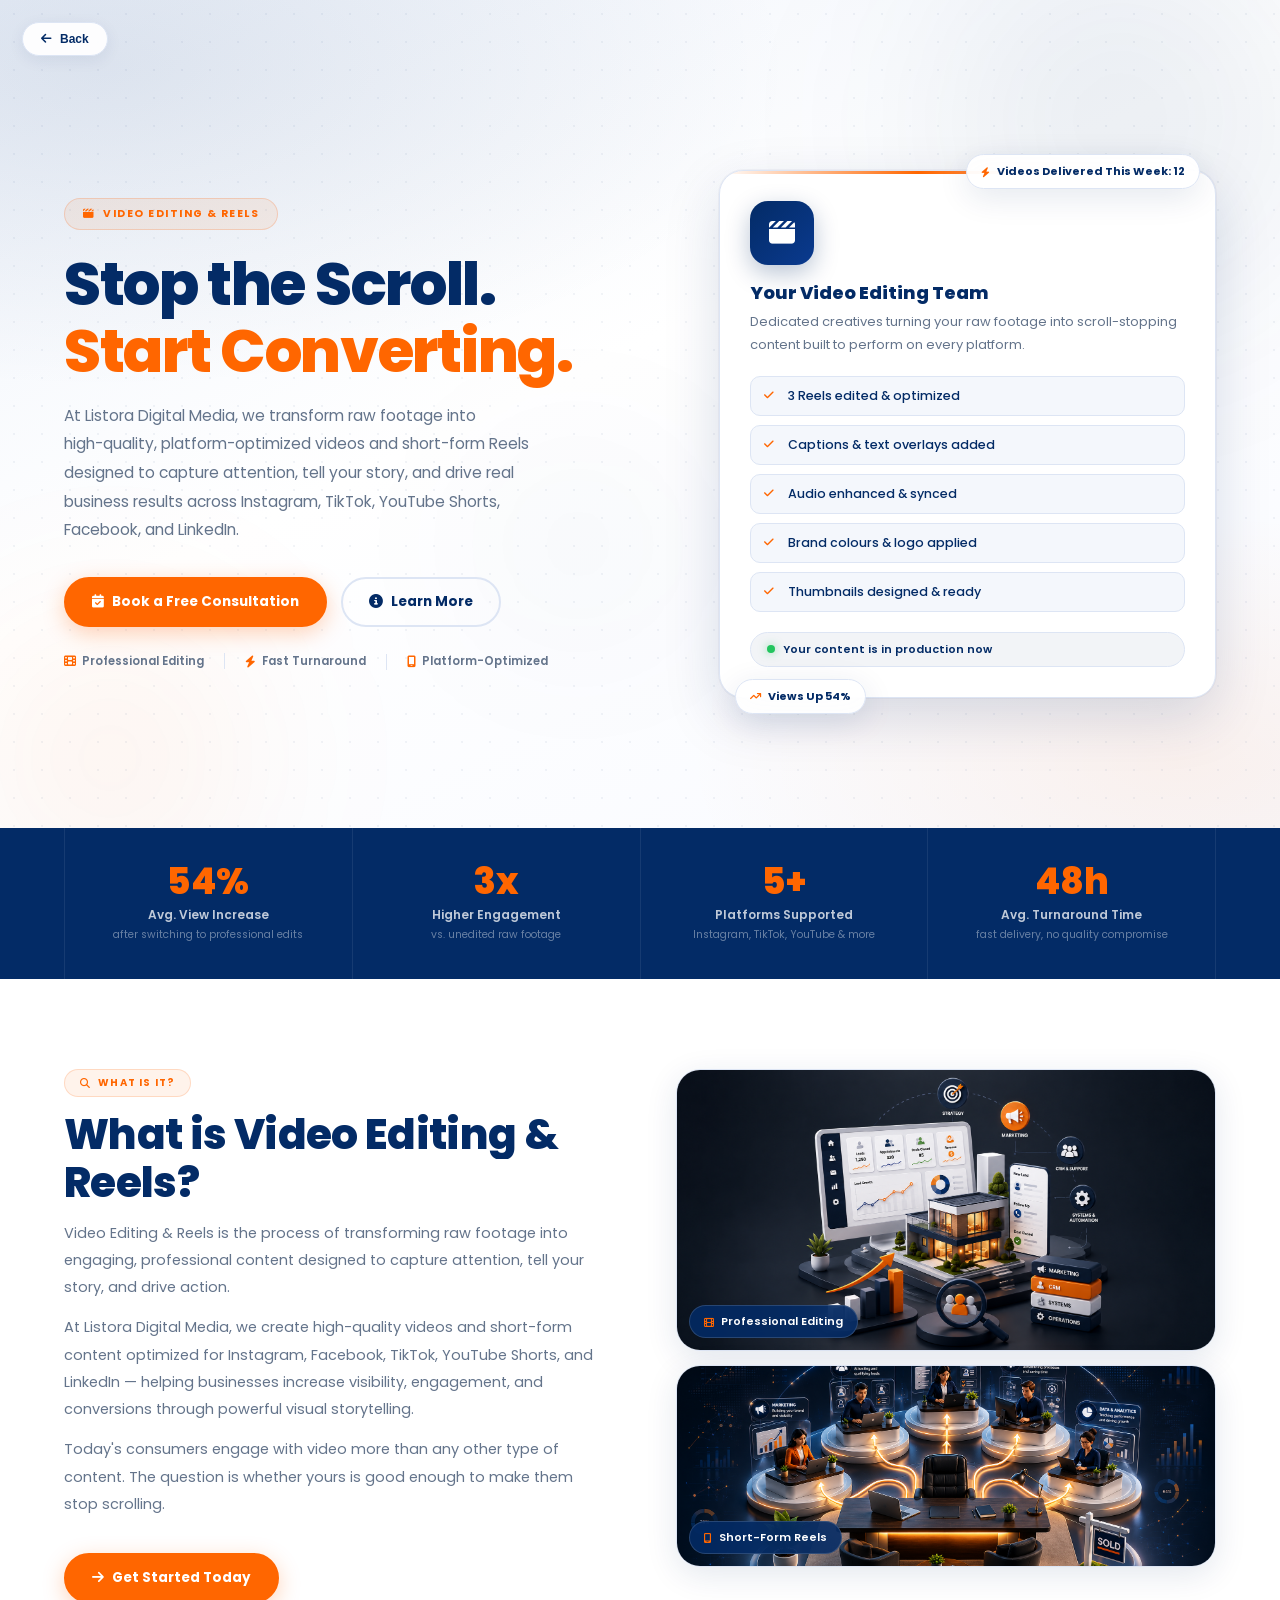
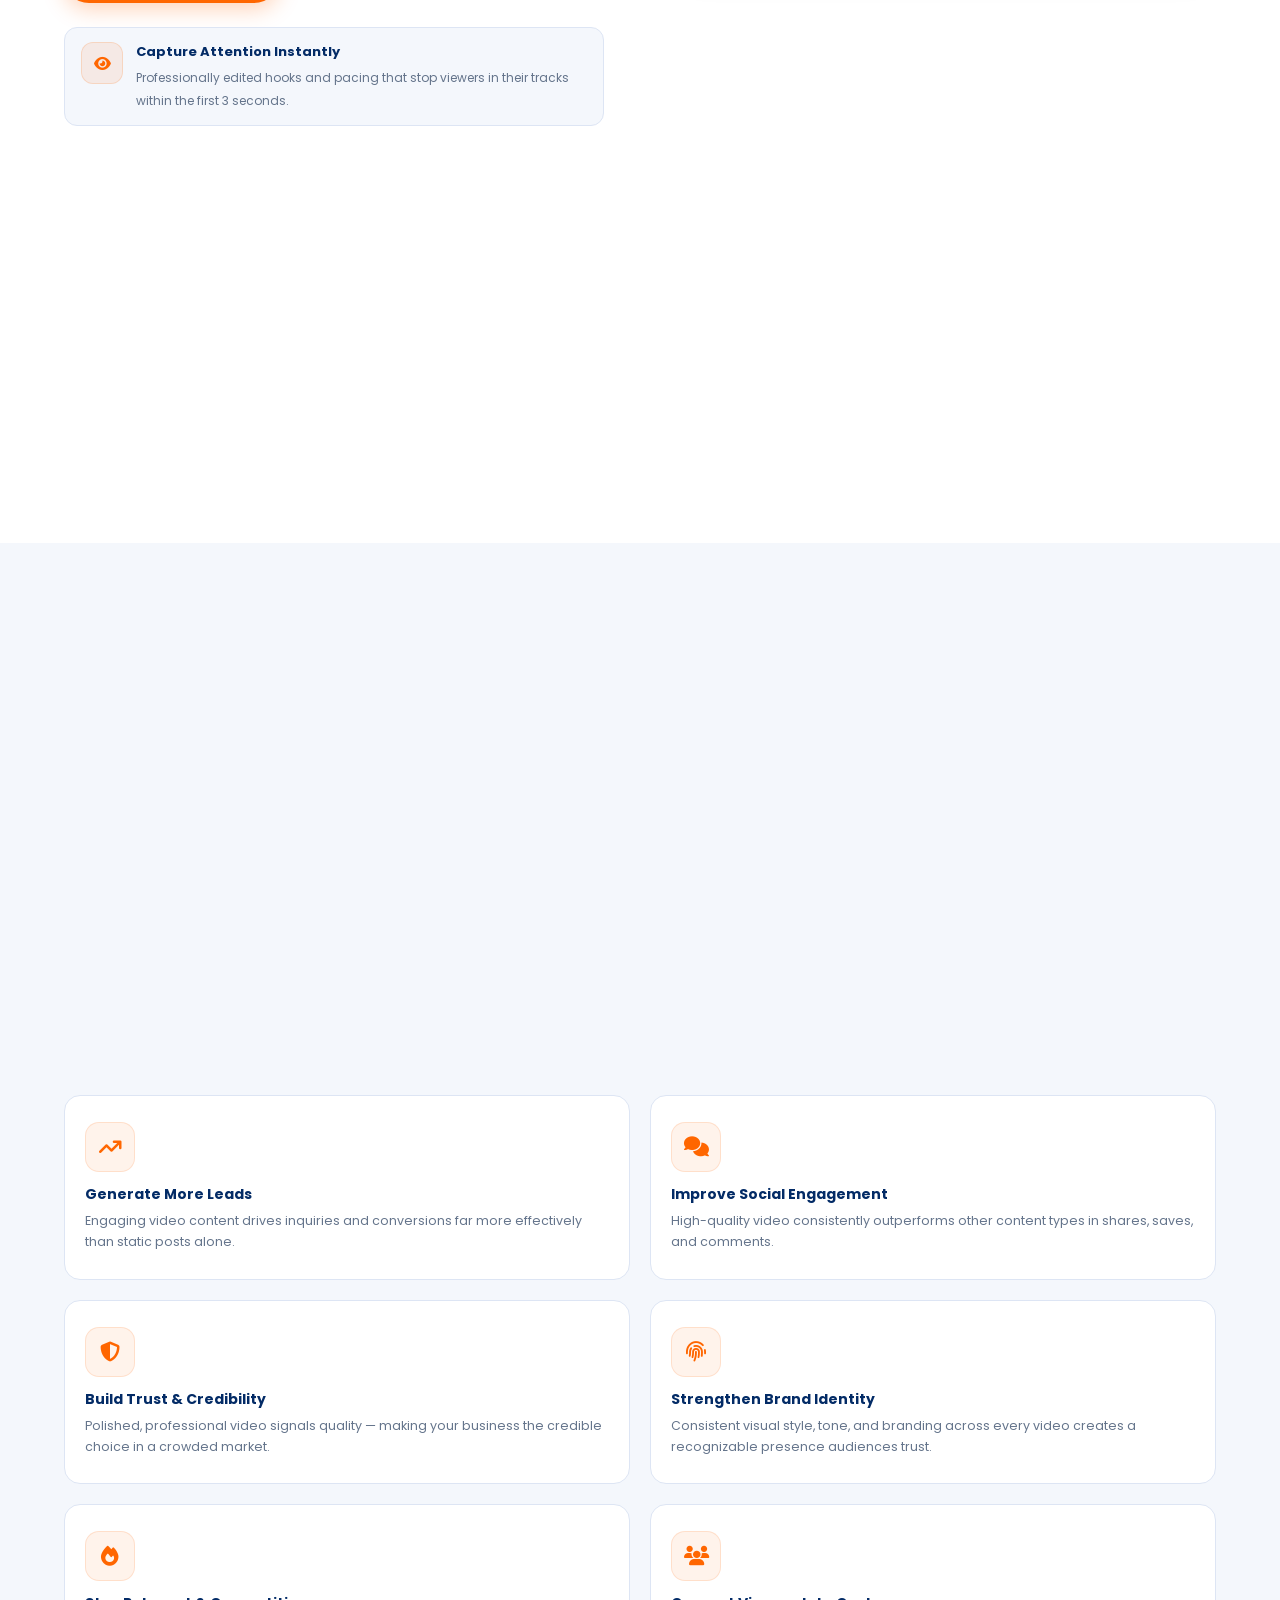
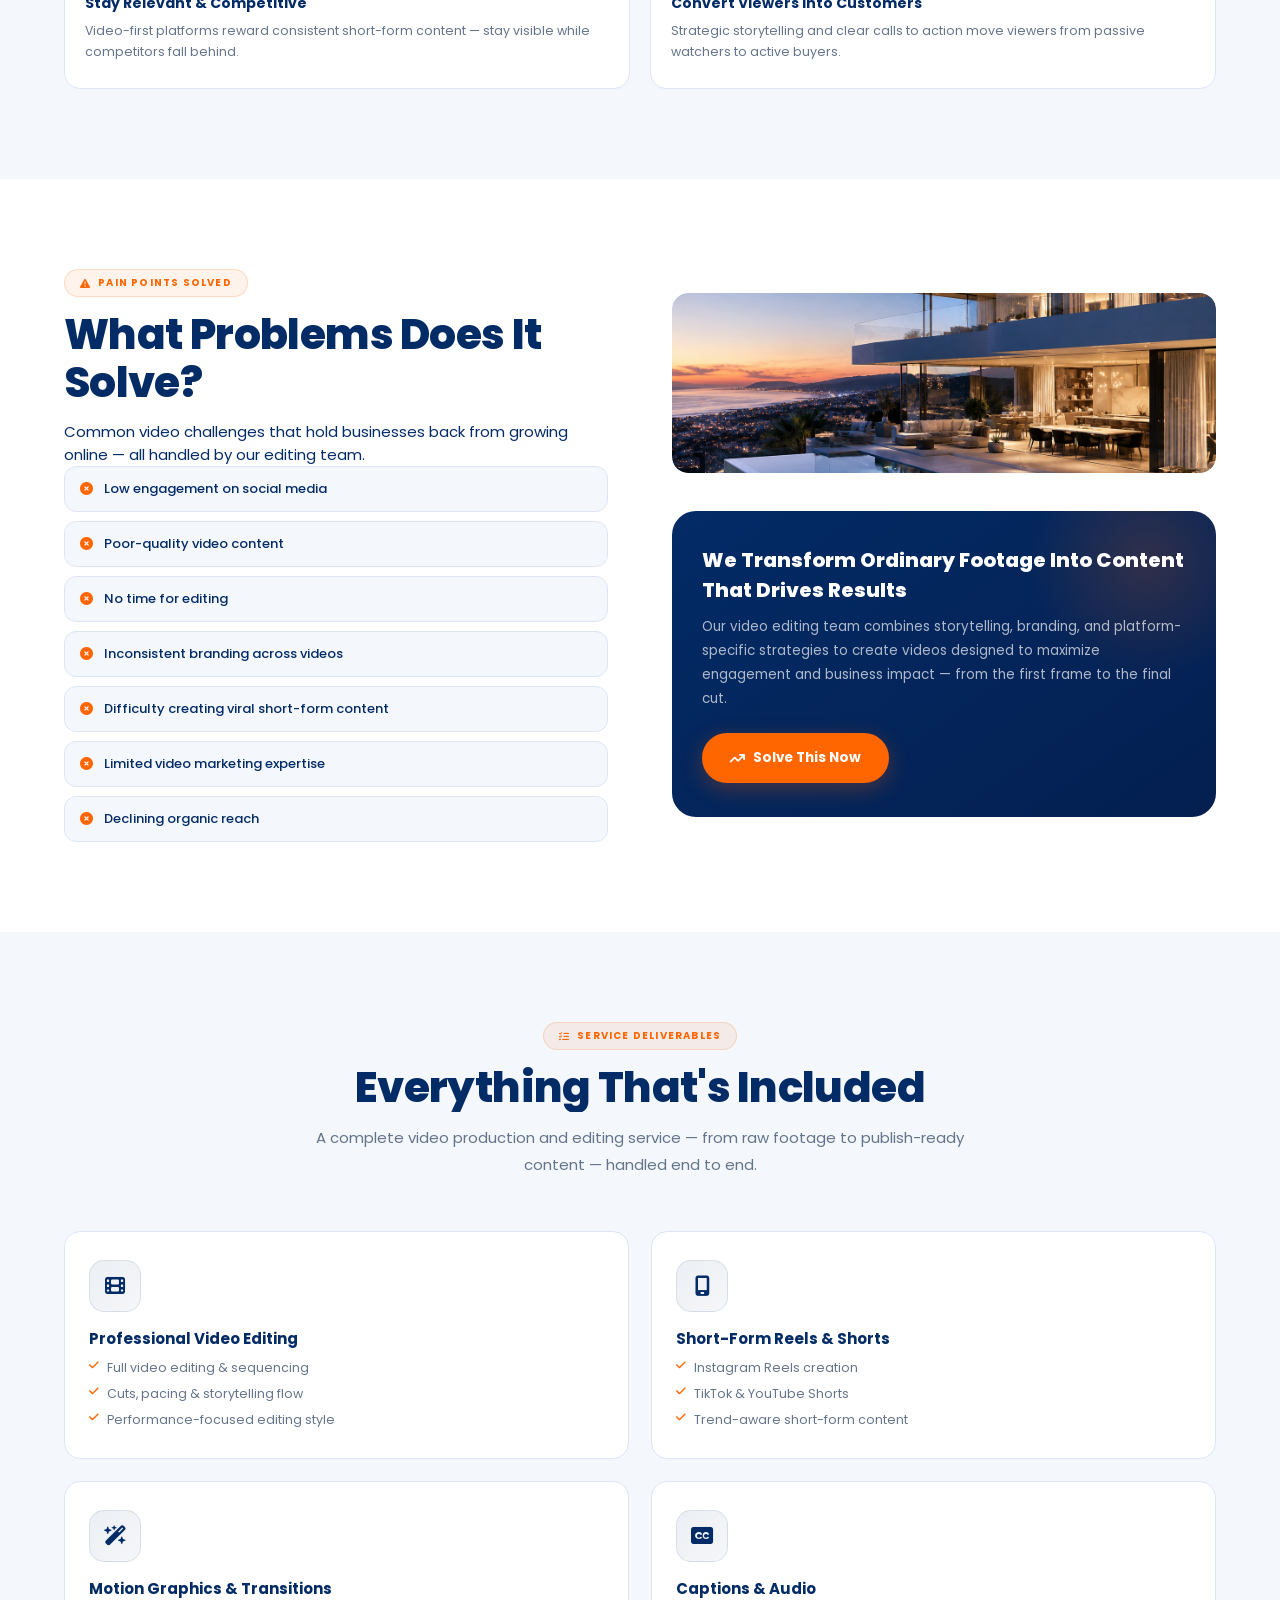
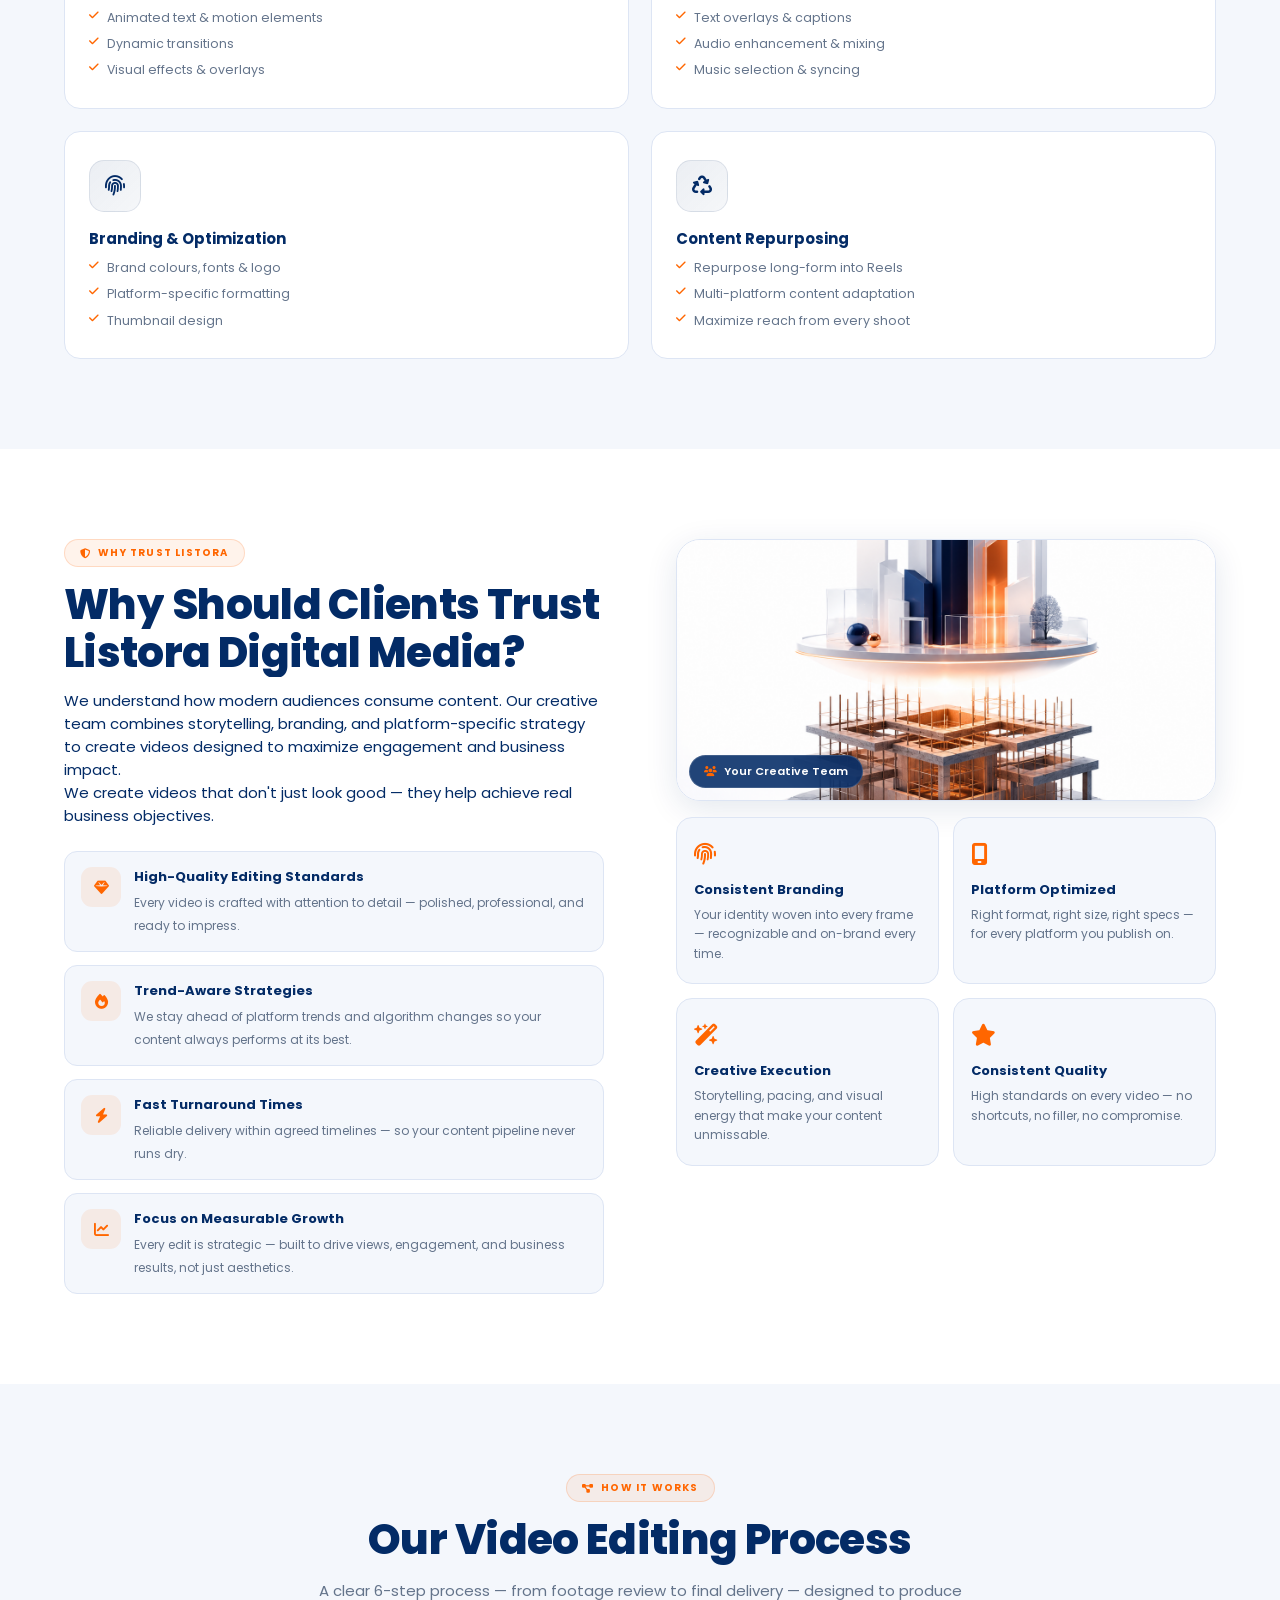
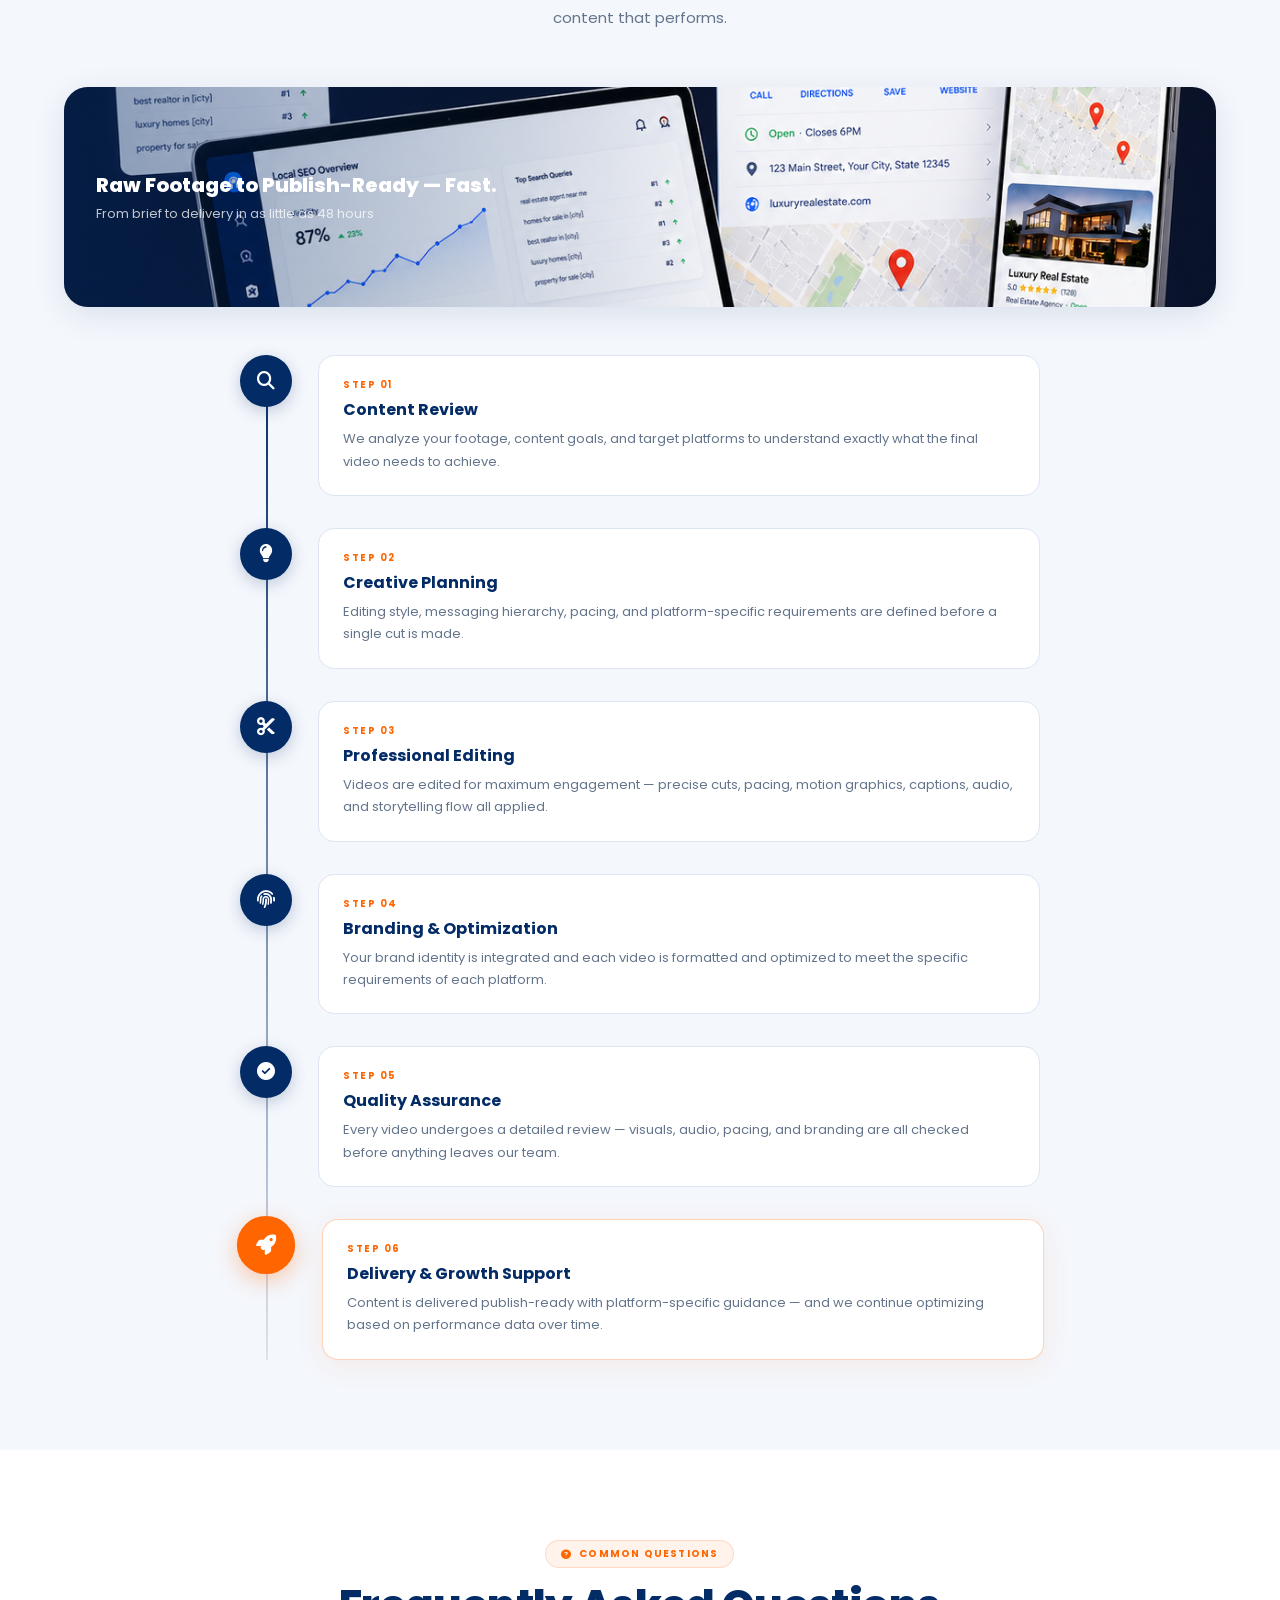
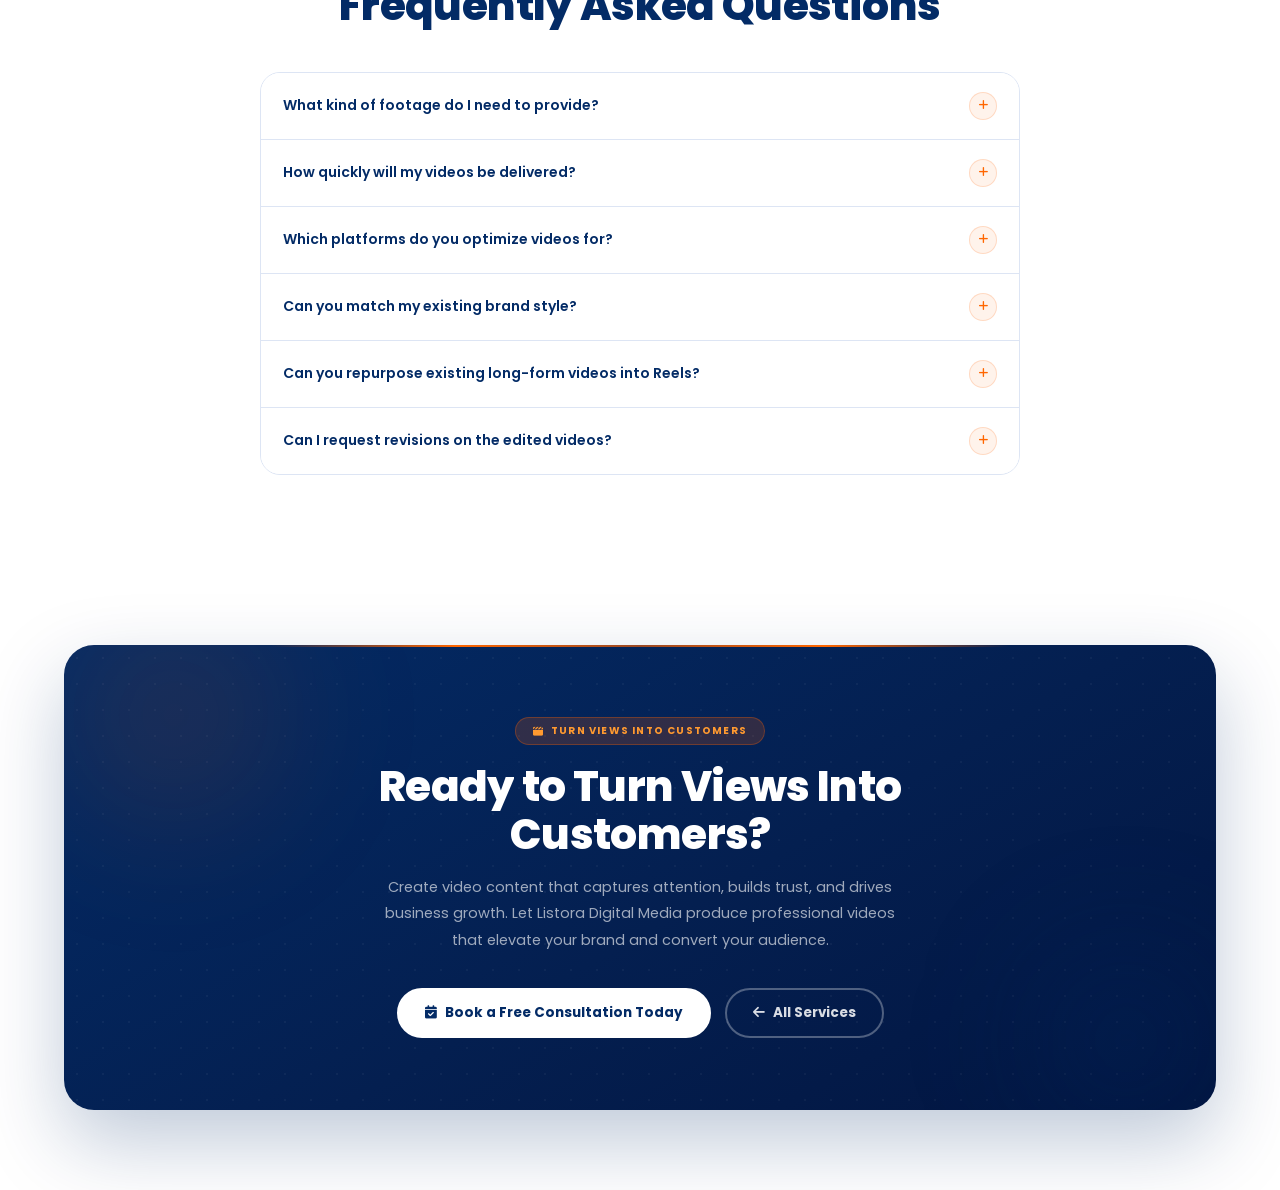
<file: reels.html>
<!DOCTYPE html>
<html lang="en">

<head>
    <meta charset="UTF-8">
    <meta name="viewport" content="width=device-width, initial-scale=1.0">
    <meta name="description"
        content="Video Editing & Reels services by Listora Digital Media — professional short-form content for Instagram, TikTok, YouTube Shorts, Facebook, and LinkedIn.">
    <title>Video Editing & Reels | Listora Digital Media</title>
    <link rel="preconnect" href="https://fonts.googleapis.com">
    <link rel="preconnect" href="https://fonts.gstatic.com" crossorigin>
    <link href="https://fonts.googleapis.com/css2?family=Poppins:wght@300;400;500;600;700;800&display=swap"
        rel="stylesheet">
    <link rel="stylesheet" href="https://cdnjs.cloudflare.com/ajax/libs/font-awesome/6.6.0/css/all.min.css">
    <style>
        :root {
            --navy: #032B66;
            --navy-deep: #021f4b;
            --navy-mid: #1a2353;
            --orange: #FF6600;
            --orange-dark: #e05500;
            --orange-soft: #f26b2c;
            --white: #ffffff;
            --bg-light: #f4f7fc;
            --bg-soft: #f0f4fb;
            --text-muted: #64748B;
            --border: #dde5f4;
            --shadow-sm: 0 4px 16px rgba(3, 43, 102, .07);
            --shadow-md: 0 8px 32px rgba(3, 43, 102, .11);
            --shadow-lg: 0 20px 56px rgba(3, 43, 102, .15);
            --radius: 16px;
            --radius-lg: 24px;
            --ease: cubic-bezier(.22, 1, .36, 1);
            --spring: cubic-bezier(.34, 1.56, .64, 1);
        }

        *,
        *::before,
        *::after {
            box-sizing: border-box;
            margin: 0;
            padding: 0
        }

        html {
            scroll-behavior: smooth;
            font-size: 15px
        }

        body {
            font-family: 'Poppins', sans-serif;
            color: var(--navy);
            background: #fff;
            overflow-x: hidden;
            -webkit-font-smoothing: antialiased
        }

        img {
            max-width: 100%;
            display: block
        }

        a {
            text-decoration: none
        }

        ul {
            list-style: none
        }

        /* ── BACK BUTTON ── */
        .back-btn {
            position: fixed;
            top: 22px;
            left: 22px;
            z-index: 1000;
            display: inline-flex;
            align-items: center;
            gap: 8px;
            background: rgba(255, 255, 255, .92);
            backdrop-filter: blur(14px);
            border: 1px solid var(--border);
            border-radius: 50px;
            padding: 9px 18px;
            font-size: 12px;
            font-weight: 600;
            color: var(--navy);
            box-shadow: var(--shadow-sm);
            cursor: pointer;
            transition: transform .5s var(--ease), box-shadow .5s var(--ease), background .3s ease;
        }

        .back-btn i {
            transition: transform .4s var(--ease)
        }

        .back-btn:hover {
            transform: translateX(-4px);
            background: #fff;
            box-shadow: var(--shadow-md)
        }

        .back-btn:hover i {
            transform: translateX(-3px)
        }

        /* ── LAYOUT ── */
        .container {
            width: 90%;
            max-width: 1180px;
            margin: 0 auto
        }

        .section-pad {
            padding: 90px 0
        }

        /* ── REVEAL ANIMATIONS ── */
        .reveal {
            opacity: 0;
            transform: translateY(36px);
            transition: opacity .75s var(--ease), transform .75s var(--ease)
        }

        .reveal.visible {
            opacity: 1;
            transform: translateY(0)
        }

        .reveal-left {
            opacity: 0;
            transform: translateX(-32px);
            transition: opacity .75s var(--ease), transform .75s var(--ease)
        }

        .reveal-left.visible {
            opacity: 1;
            transform: translateX(0)
        }

        .reveal-right {
            opacity: 0;
            transform: translateX(32px);
            transition: opacity .75s var(--ease), transform .75s var(--ease)
        }

        .reveal-right.visible {
            opacity: 1;
            transform: translateX(0)
        }

        .reveal-scale {
            opacity: 0;
            transform: scale(.94);
            transition: opacity .8s var(--ease), transform .8s var(--ease);
            will-change: transform, opacity
        }

        .reveal-scale.visible {
            opacity: 1;
            transform: scale(1)
        }

        [data-delay="50"] {
            transition-delay: .05s
        }

        [data-delay="100"] {
            transition-delay: .10s
        }

        [data-delay="150"] {
            transition-delay: .15s
        }

        [data-delay="200"] {
            transition-delay: .20s
        }

        [data-delay="250"] {
            transition-delay: .25s
        }

        [data-delay="300"] {
            transition-delay: .30s
        }

        [data-delay="400"] {
            transition-delay: .40s
        }

        [data-delay="500"] {
            transition-delay: .50s
        }

        /* ── WORD ANIM ── */
        .word-anim .w {
            display: inline-block;
            overflow: hidden;
            vertical-align: bottom;
            line-height: 1.15
        }

        .word-anim .wi {
            display: inline-block;
            transform: translateY(105%);
            opacity: 0;
            transition: transform .68s cubic-bezier(.16, 1, .3, 1), opacity .48s ease;
            will-change: transform, opacity
        }

        .word-anim.fired .wi {
            transform: translateY(0);
            opacity: 1
        }

        /* ── PARA ANIM ── */
        .para-anim .pw {
            display: inline-block;
            transform: translateY(65%);
            opacity: 0;
            transition: transform .55s var(--ease), opacity .42s ease;
            will-change: transform, opacity
        }

        .para-anim.fired .pw {
            transform: translateY(0);
            opacity: 1
        }

        /* ── BADGE ANIM ── */
        .badge-anim {
            opacity: 0;
            transform: translateY(10px) scale(.93);
            transition: opacity .45s ease, transform .52s var(--spring);
            will-change: transform, opacity
        }

        .badge-anim.fired {
            opacity: 1;
            transform: translateY(0) scale(1)
        }

        /* ── IMG REVEAL ── */
        .img-reveal {
            opacity: 0;
            transform: scale(.95);
            transition: opacity .9s var(--ease), transform .9s var(--ease);
            will-change: transform, opacity
        }

        .img-reveal.visible {
            opacity: 1;
            transform: scale(1)
        }

        /* ── SECTION LABEL ── */
        .section-label {
            display: inline-flex;
            align-items: center;
            gap: 7px;
            background: rgba(255, 98, 0, .08);
            color: var(--orange);
            border: 1px solid rgba(255, 98, 0, .18);
            padding: 5px 15px;
            border-radius: 50px;
            font-size: 10px;
            font-weight: 700;
            letter-spacing: .12em;
            text-transform: uppercase;
            margin-bottom: 14px;
        }

        /* ── TYPOGRAPHY ── */
        .section-title {
            font-size: clamp(24px, 3.8vw, 42px);
            font-weight: 800;
            line-height: 1.15;
            color: var(--navy);
            letter-spacing: -.015em;
            margin-bottom: 12px
        }

        .section-sub {
            font-size: 15px;
            line-height: 1.82;
            color: var(--text-muted);
            max-width: 660px
        }

        .section-sub.center {
            margin: 0 auto;
            text-align: center
        }

        .accent {
            color: var(--orange)
        }

        /* ── BUTTONS ── */
        .btn {
            display: inline-flex;
            align-items: center;
            gap: 8px;
            padding: 13px 26px;
            border-radius: 50px;
            font-family: 'Poppins', sans-serif;
            font-size: 13.5px;
            font-weight: 700;
            cursor: pointer;
            border: 2px solid transparent;
            position: relative;
            overflow: hidden;
            transition: transform .55s var(--ease), box-shadow .55s var(--ease), background .3s ease;
        }

        .btn::after {
            content: '';
            position: absolute;
            inset: 0;
            background: linear-gradient(108deg, transparent 30%, rgba(255, 255, 255, .4) 50%, transparent 70%);
            transform: translateX(-130%);
            transition: transform 0ms linear;
            pointer-events: none
        }

        .btn:hover::after {
            transform: translateX(130%);
            transition: transform 650ms var(--ease)
        }

        .btn-primary {
            background: var(--orange);
            color: #fff;
            border-color: var(--orange);
            box-shadow: 0 6px 22px rgba(255, 98, 0, .28)
        }

        .btn-primary:hover {
            background: var(--orange-dark);
            transform: translateY(-3px) scale(1.015);
            box-shadow: 0 12px 32px rgba(255, 98, 0, .36)
        }

        .btn-outline {
            background: transparent;
            color: var(--navy);
            border-color: var(--border)
        }

        .btn-outline:hover {
            border-color: var(--navy);
            background: var(--bg-light);
            transform: translateY(-2px)
        }

        .btn-white {
            background: #fff;
            color: var(--navy);
            border-color: #fff
        }

        .btn-white:hover {
            transform: translateY(-3px) scale(1.015);
            box-shadow: 0 10px 30px rgba(0, 0, 0, .18)
        }

        @keyframes fadeUp {
            from {
                opacity: 0;
                transform: translateY(28px)
            }

            to {
                opacity: 1;
                transform: translateY(0)
            }
        }

        @keyframes blobDrift {
            from {
                transform: translate(0, 0) scale(1)
            }

            to {
                transform: translate(24px, -18px) scale(1.06)
            }
        }

        @keyframes floatY {

            0%,
            100% {
                transform: translateY(0)
            }

            50% {
                transform: translateY(-12px)
            }
        }

        @keyframes pulseGlow {

            0%,
            100% {
                opacity: .6
            }

            50% {
                opacity: 1
            }
        }

        /* ══════════════════════════════════════════════════
   1. HERO
══════════════════════════════════════════════════ */
        .hero {
            min-height: 92vh;
            display: flex;
            align-items: center;
            background:
                radial-gradient(ellipse 90% 65% at 8% 8%, rgba(3, 43, 102, .09) 0%, transparent 60%),
                radial-gradient(ellipse 70% 55% at 92% 92%, rgba(255, 98, 0, .07) 0%, transparent 55%),
                linear-gradient(155deg, #eef3fb 0%, #ffffff 45%, #f8faff 100%);
            position: relative;
            overflow: hidden;
            padding: 130px 0 90px;
        }

        .hero-bg-dots {
            position: absolute;
            inset: 0;
            pointer-events: none;
            background-image: radial-gradient(circle, rgba(3, 43, 102, .05) 1px, transparent 1px);
            background-size: 28px 28px
        }

        .hero-blob {
            position: absolute;
            border-radius: 50%;
            filter: blur(80px);
            pointer-events: none
        }

        .hero-blob--1 {
            width: 560px;
            height: 560px;
            top: -160px;
            right: -120px;
            background: radial-gradient(circle, rgba(3, 43, 102, .11) 0%, transparent 70%);
            animation: blobDrift 18s ease-in-out infinite alternate
        }

        .hero-blob--2 {
            width: 400px;
            height: 400px;
            bottom: -130px;
            left: -90px;
            background: radial-gradient(circle, rgba(255, 98, 0, .09) 0%, transparent 70%);
            animation: blobDrift 14s ease-in-out infinite alternate-reverse
        }

        .hero-blob--3 {
            width: 260px;
            height: 260px;
            top: 50%;
            left: 35%;
            background: radial-gradient(circle, rgba(3, 43, 102, .06) 0%, transparent 70%);
            animation: blobDrift 22s ease-in-out infinite alternate
        }

        .hero-inner {
            position: relative;
            z-index: 1;
            display: grid;
            grid-template-columns: 1.05fr .95fr;
            gap: 60px;
            align-items: center
        }

        .hero-content {
            max-width: 580px
        }

        .hero-eyebrow {
            display: inline-flex;
            align-items: center;
            gap: 8px;
            background: rgba(255, 98, 0, .08);
            color: var(--orange);
            border: 1px solid rgba(255, 98, 0, .20);
            border-radius: 50px;
            padding: 7px 18px;
            font-size: 10.5px;
            font-weight: 700;
            letter-spacing: .14em;
            text-transform: uppercase;
            margin-bottom: 20px;
            animation: fadeUp .8s var(--ease) .1s both
        }

        .hero-title {
            font-size: clamp(34px, 5vw, 60px);
            font-weight: 800;
            line-height: 1.08;
            color: var(--navy);
            letter-spacing: -.022em;
            margin-bottom: 18px;
            animation: fadeUp .85s var(--ease) .2s both
        }

        .hero-sub {
            font-size: 15.5px;
            line-height: 1.85;
            color: var(--text-muted);
            margin-bottom: 32px;
            max-width: 480px;
            animation: fadeUp .85s var(--ease) .3s both
        }

        .hero-actions {
            display: flex;
            gap: 14px;
            flex-wrap: wrap;
            animation: fadeUp .85s var(--ease) .4s both
        }

        .hero-trust {
            display: flex;
            align-items: center;
            gap: 20px;
            margin-top: 26px;
            flex-wrap: wrap;
            animation: fadeUp .85s var(--ease) .5s both
        }

        .trust-pill {
            display: flex;
            align-items: center;
            gap: 6px;
            font-size: 11.5px;
            font-weight: 600;
            color: var(--text-muted)
        }

        .trust-pill i {
            color: var(--orange);
            font-size: 12px
        }

        .trust-div {
            width: 1px;
            height: 16px;
            background: var(--border)
        }

        /* Hero visual */
        .hero-visual {
            position: relative;
            animation: fadeUp .9s var(--ease) .25s both
        }

        .hero-card-main {
            background: #fff;
            border-radius: var(--radius-lg);
            border: 1px solid var(--border);
            box-shadow: var(--shadow-lg), 0 0 0 1px rgba(3, 43, 102, .04);
            padding: 30px;
            position: relative;
            overflow: hidden
        }

        .hero-card-main::before {
            content: '';
            position: absolute;
            top: 0;
            left: 0;
            right: 0;
            height: 3px;
            background: linear-gradient(90deg, transparent, var(--orange) 40%, rgba(255, 98, 0, .5), transparent)
        }

        .hero-va-avatar {
            width: 64px;
            height: 64px;
            border-radius: 18px;
            background: linear-gradient(135deg, var(--navy), #0a3a8f);
            display: flex;
            align-items: center;
            justify-content: center;
            font-size: 26px;
            color: #fff;
            margin-bottom: 14px;
            box-shadow: 0 8px 24px rgba(3, 43, 102, .28);
            animation: floatY 4s ease-in-out infinite
        }

        .hero-card-main h3 {
            font-size: 18px;
            font-weight: 800;
            color: var(--navy);
            margin-bottom: 5px
        }

        .hero-card-main>p {
            font-size: 13px;
            line-height: 1.7;
            color: var(--text-muted);
            margin-bottom: 20px
        }

        .va-task-list {
            display: flex;
            flex-direction: column;
            gap: 9px;
            margin-bottom: 20px
        }

        .va-task {
            display: flex;
            align-items: center;
            gap: 10px;
            padding: 10px 13px;
            background: var(--bg-light);
            border-radius: 10px;
            border: 1px solid var(--border);
            font-size: 12.5px;
            font-weight: 500;
            color: var(--navy);
            transition: border-color .3s ease, transform .45s var(--ease)
        }

        .va-task:hover {
            border-color: rgba(255, 98, 0, .22);
            transform: translateX(3px)
        }

        .va-task i {
            color: var(--orange);
            font-size: 11px;
            width: 14px;
            flex-shrink: 0
        }

        .hero-status {
            display: inline-flex;
            align-items: center;
            gap: 8px;
            background: rgba(3, 43, 102, .05);
            border: 1px solid var(--border);
            border-radius: 50px;
            padding: 8px 16px;
            font-size: 11px;
            font-weight: 600;
            color: var(--navy);
            width: 100%
        }

        .status-dot {
            width: 8px;
            height: 8px;
            border-radius: 50%;
            background: #22c55e;
            box-shadow: 0 0 8px rgba(34, 197, 94, .5);
            animation: pulseGlow 2s ease-in-out infinite;
            flex-shrink: 0
        }

        .float-chip {
            position: absolute;
            z-index: 3;
            display: flex;
            align-items: center;
            gap: 7px;
            background: rgba(255, 255, 255, .95);
            backdrop-filter: blur(16px);
            border: 1px solid var(--border);
            border-radius: 50px;
            padding: 8px 14px;
            font-size: 11px;
            font-weight: 700;
            color: var(--navy);
            white-space: nowrap;
            box-shadow: var(--shadow-md)
        }

        .float-chip i {
            color: var(--orange);
            font-size: 10px
        }

        .chip-top {
            top: -16px;
            right: 16px;
            animation: floatY 3.5s ease-in-out infinite alternate
        }

        .chip-bot {
            bottom: -16px;
            left: 16px;
            animation: floatY 4.5s ease-in-out infinite alternate-reverse
        }

        /* ══════════════════════════════════════════════════
   2. METRICS STRIP
══════════════════════════════════════════════════ */
        .metrics-strip {
            background: var(--navy);
            padding: 0
        }

        .metrics-inner {
            display: grid;
            grid-template-columns: repeat(4, 1fr);
            border-left: 1px solid rgba(255, 255, 255, .08)
        }

        .metric-col {
            padding: 36px 28px;
            border-right: 1px solid rgba(255, 255, 255, .08);
            text-align: center;
            position: relative;
            overflow: hidden;
            transition: background .4s ease
        }

        .metric-col::before {
            content: '';
            position: absolute;
            bottom: 0;
            left: 20%;
            right: 20%;
            height: 2px;
            background: linear-gradient(90deg, transparent, var(--orange), transparent);
            transform: scaleX(0);
            transition: transform .5s var(--ease)
        }

        .metric-col:hover {
            background: rgba(255, 255, 255, .04)
        }

        .metric-col:hover::before {
            transform: scaleX(1)
        }

        .metric-num {
            font-size: 2.4rem;
            font-weight: 800;
            color: var(--orange);
            font-variant-numeric: tabular-nums;
            display: block;
            line-height: 1;
            margin-bottom: 6px
        }

        .metric-lbl {
            font-size: 12px;
            font-weight: 600;
            color: rgba(255, 255, 255, .75);
            margin-bottom: 3px
        }

        .metric-sub {
            font-size: 10.5px;
            color: rgba(255, 255, 255, .40)
        }

        /* ══════════════════════════════════════════════════
   3. OVERVIEW
══════════════════════════════════════════════════ */
        .overview {
            background: #fff
        }

        .overview-inner {
            display: grid;
            grid-template-columns: 1fr 1fr;
            gap: 72px;
            align-items: start
        }

        .overview-text p {
            font-size: 14.5px;
            line-height: 1.88;
            color: var(--text-muted);
            margin-bottom: 13px
        }

        .overview-text p strong {
            color: var(--navy);
            font-weight: 600
        }

        .ov-pills {
            display: flex;
            flex-direction: column;
            gap: 10px;
            margin-top: 24px
        }

        .ov-pill {
            display: flex;
            align-items: flex-start;
            gap: 13px;
            padding: 14px 16px;
            background: var(--bg-light);
            border-radius: 13px;
            border: 1px solid var(--border);
            transition: border-color .35s ease, transform .5s var(--ease), background .35s ease
        }

        .ov-pill:hover {
            border-color: rgba(255, 98, 0, .22);
            background: rgba(255, 98, 0, .03);
            transform: translateX(5px)
        }

        .ov-ico {
            width: 42px;
            height: 42px;
            border-radius: 12px;
            background: rgba(255, 98, 0, .09);
            border: 1px solid rgba(255, 98, 0, .16);
            display: flex;
            align-items: center;
            justify-content: center;
            font-size: 15px;
            color: var(--orange);
            flex-shrink: 0;
            transition: background .4s var(--ease), transform .5s var(--spring)
        }

        .ov-pill:hover .ov-ico {
            background: var(--orange);
            color: #fff;
            transform: scale(1.1)
        }

        .ov-pill strong {
            display: block;
            font-size: 13px;
            font-weight: 700;
            color: var(--navy);
            margin-bottom: 3px
        }

        .ov-pill span {
            font-size: 12px;
            color: var(--text-muted);
            line-height: 1.55
        }

        .img-stack {
            display: flex;
            flex-direction: column;
            gap: 14px
        }

        .img-block {
            position: relative;
            border-radius: var(--radius-lg);
            overflow: hidden;
            box-shadow: var(--shadow-md);
            border: 1px solid var(--border)
        }

        .img-block img {
            width: 100%;
            object-fit: cover;
            display: block;
            transition: transform 1.4s var(--ease)
        }

        .img-block:hover img {
            transform: scale(1.05)
        }

        .img-badge {
            position: absolute;
            bottom: 12px;
            left: 12px;
            background: rgba(3, 43, 102, .88);
            backdrop-filter: blur(14px);
            border: 1px solid rgba(255, 255, 255, .14);
            border-radius: 50px;
            padding: 7px 14px;
            display: flex;
            align-items: center;
            gap: 7px;
            font-size: 11px;
            font-weight: 600;
            color: #fff
        }

        .img-badge i {
            color: var(--orange);
            font-size: 10px
        }

        /* ══════════════════════════════════════════════════
   4. BENEFITS
══════════════════════════════════════════════════ */
        .benefits {
            background: var(--bg-light)
        }

        .benefits-hdr {
            text-align: center;
            margin-bottom: 52px
        }

        .benefits-grid {
            display: grid;
            grid-template-columns: repeat(4, 1fr);
            gap: 20px
        }

        .benefit-card {
            background: #fff;
            border-radius: var(--radius);
            border: 1px solid var(--border);
            padding: 26px 20px;
            position: relative;
            overflow: hidden;
            opacity: 0;
            transform: translateY(40px);
            transition: transform .65s var(--ease), box-shadow .65s var(--ease), border-color .4s ease, opacity .65s ease
        }

        .benefit-card.visible {
            opacity: 1;
            transform: translateY(0)
        }

        .benefit-card::after {
            content: '';
            position: absolute;
            bottom: 0;
            left: 50%;
            transform: translateX(-50%) scaleX(0);
            width: 55%;
            height: 2px;
            background: var(--orange);
            border-radius: 2px;
            transition: transform .5s var(--ease)
        }

        .benefit-card:hover {
            transform: translateY(-8px);
            box-shadow: var(--shadow-md);
            border-color: rgba(255, 98, 0, .18)
        }

        .benefit-card:hover::after {
            transform: translateX(-50%) scaleX(1)
        }

        .benefit-ico {
            width: 50px;
            height: 50px;
            border-radius: 14px;
            background: rgba(255, 98, 0, .08);
            border: 1px solid rgba(255, 98, 0, .14);
            display: flex;
            align-items: center;
            justify-content: center;
            font-size: 20px;
            color: var(--orange);
            margin-bottom: 13px;
            transition: background .45s var(--ease), transform .55s var(--spring)
        }

        .benefit-card:hover .benefit-ico {
            background: var(--orange);
            color: #fff;
            transform: scale(1.1) translateY(-2px)
        }

        .benefit-card h4 {
            font-size: 14px;
            font-weight: 700;
            color: var(--navy);
            margin-bottom: 7px;
            line-height: 1.3
        }

        .benefit-card p {
            font-size: 12.5px;
            line-height: 1.7;
            color: var(--text-muted)
        }

        /* ══════════════════════════════════════════════════
   5. PROBLEMS + SOLUTION
══════════════════════════════════════════════════ */
        .problems {
            background: #fff
        }

        .problems-inner {
            display: grid;
            grid-template-columns: 1fr 1fr;
            gap: 64px;
            align-items: center
        }

        .problems-text p {
            font-size: 14.5px;
            line-height: 1.88;
            color: var(--text-muted);
            margin-bottom: 22px
        }

        .problem-chips {
            display: flex;
            flex-direction: column;
            gap: 9px
        }

        .problem-chip {
            display: flex;
            align-items: center;
            gap: 11px;
            padding: 12px 15px;
            background: var(--bg-light);
            border-radius: 12px;
            border: 1px solid var(--border);
            transition: border-color .3s ease, transform .45s var(--ease)
        }

        .problem-chip:hover {
            border-color: rgba(255, 98, 0, .22);
            transform: translateX(4px)
        }

        .problem-chip i {
            color: var(--orange);
            font-size: 13px;
            flex-shrink: 0
        }

        .problem-chip span {
            font-size: 13px;
            font-weight: 500;
            color: var(--navy)
        }

        .solution-box {
            background: linear-gradient(145deg, var(--navy), #041f50);
            border-radius: var(--radius-lg);
            padding: 34px 30px;
            color: #fff;
            position: relative;
            overflow: hidden
        }

        .solution-box::after {
            content: '';
            position: absolute;
            width: 260px;
            height: 260px;
            top: -80px;
            right: -60px;
            border-radius: 50%;
            background: radial-gradient(circle, rgba(255, 98, 0, .18) 0%, transparent 65%);
            pointer-events: none
        }

        .solution-box h3 {
            font-size: 20px;
            font-weight: 800;
            margin-bottom: 10px;
            position: relative;
            z-index: 1
        }

        .solution-box p {
            font-size: 13.5px;
            line-height: 1.78;
            color: rgba(255, 255, 255, .68);
            margin-bottom: 22px;
            position: relative;
            z-index: 1
        }

        .solution-box .btn-primary {
            position: relative;
            z-index: 1
        }

        .sol-img {
            border-radius: var(--radius);
            overflow: hidden;
            margin-bottom: 20px;
            position: relative;
            z-index: 1
        }

        .sol-img img {
            width: 100%;
            height: 180px;
            object-fit: cover;
            display: block
        }

        /* ══════════════════════════════════════════════════
   6. WHAT'S INCLUDED
══════════════════════════════════════════════════ */
        .included {
            background: var(--bg-light)
        }

        .included-hdr {
            text-align: center;
            margin-bottom: 52px
        }

        .included-grid {
            display: grid;
            grid-template-columns: repeat(3, 1fr);
            gap: 22px
        }

        .included-card {
            background: #fff;
            border-radius: var(--radius);
            border: 1px solid var(--border);
            padding: 28px 24px;
            transition: transform .65s var(--ease), box-shadow .65s var(--ease)
        }

        .included-card:hover {
            transform: translateY(-8px);
            box-shadow: var(--shadow-md)
        }

        .inc-ico {
            width: 52px;
            height: 52px;
            border-radius: 15px;
            background: linear-gradient(135deg, rgba(3, 43, 102, .08), rgba(3, 43, 102, .04));
            border: 1px solid rgba(3, 43, 102, .10);
            display: flex;
            align-items: center;
            justify-content: center;
            font-size: 20px;
            color: var(--navy);
            margin-bottom: 15px;
            transition: background .45s var(--ease), color .35s ease, transform .55s var(--spring)
        }

        .included-card:hover .inc-ico {
            background: var(--navy);
            color: #fff;
            transform: scale(1.08)
        }

        .included-card h4 {
            font-size: 15px;
            font-weight: 700;
            color: var(--navy);
            margin-bottom: 8px
        }

        .inc-list {
            display: flex;
            flex-direction: column;
            gap: 7px
        }

        .inc-list li {
            display: flex;
            align-items: flex-start;
            gap: 8px;
            font-size: 12.5px;
            line-height: 1.55;
            color: var(--text-muted)
        }

        .inc-list li i {
            color: var(--orange);
            font-size: 11px;
            margin-top: 2px;
            flex-shrink: 0
        }

        /* ══════════════════════════════════════════════════
   7. WHY TRUST
══════════════════════════════════════════════════ */
        .trust {
            background: #fff
        }

        .trust-inner {
            display: grid;
            grid-template-columns: 1fr 1fr;
            gap: 72px;
            align-items: start
        }

        .trust-text p {
            font-size: 14.5px;
            line-height: 1.88;
            color: var(--text-muted);
            margin-bottom: 22px
        }

        .trust-feats {
            display: flex;
            flex-direction: column;
            gap: 13px
        }

        .trust-feat {
            display: flex;
            align-items: flex-start;
            gap: 13px;
            padding: 15px 16px;
            background: var(--bg-light);
            border-radius: 13px;
            border: 1px solid var(--border);
            transition: border-color .35s ease, transform .5s var(--ease)
        }

        .trust-feat:hover {
            border-color: rgba(255, 98, 0, .22);
            transform: translateX(5px)
        }

        .tfi {
            width: 40px;
            height: 40px;
            border-radius: 11px;
            background: rgba(255, 98, 0, .09);
            display: flex;
            align-items: center;
            justify-content: center;
            font-size: 15px;
            color: var(--orange);
            flex-shrink: 0
        }

        .trust-feat strong {
            display: block;
            font-size: 13px;
            font-weight: 700;
            color: var(--navy);
            margin-bottom: 3px
        }

        .trust-feat span {
            font-size: 12px;
            color: var(--text-muted);
            line-height: 1.55
        }

        .trust-cards {
            display: grid;
            grid-template-columns: 1fr 1fr;
            gap: 14px
        }

        .trust-card {
            background: var(--bg-light);
            border-radius: var(--radius);
            border: 1px solid var(--border);
            padding: 20px 17px;
            transition: transform .5s var(--ease), box-shadow .5s var(--ease)
        }

        .trust-card:hover {
            transform: translateY(-5px);
            box-shadow: var(--shadow-sm)
        }

        .tc-icon {
            font-size: 22px;
            color: var(--orange);
            margin-bottom: 9px
        }

        .trust-card h5 {
            font-size: 13px;
            font-weight: 700;
            color: var(--navy);
            margin-bottom: 5px
        }

        .trust-card p {
            font-size: 12px;
            line-height: 1.62;
            color: var(--text-muted)
        }

        /* ══════════════════════════════════════════════════
   8. PROCESS
══════════════════════════════════════════════════ */
        .process {
            background: var(--bg-light)
        }

        .process-hdr {
            text-align: center;
            margin-bottom: 56px
        }

        .process-img-banner {
            border-radius: var(--radius-lg);
            overflow: hidden;
            box-shadow: var(--shadow-md);
            margin-bottom: 48px;
            position: relative
        }

        .process-img-banner img {
            width: 100%;
            height: 220px;
            object-fit: cover;
            display: block
        }

        .process-img-banner::after {
            content: '';
            position: absolute;
            inset: 0;
            background: linear-gradient(to right, rgba(3, 43, 102, .45), transparent 60%);
            pointer-events: none
        }

        .process-img-text {
            position: absolute;
            top: 50%;
            left: 32px;
            transform: translateY(-50%);
            color: #fff;
            z-index: 2
        }

        .process-img-text h4 {
            font-size: 20px;
            font-weight: 800;
            margin-bottom: 4px
        }

        .process-img-text p {
            font-size: 13px;
            color: rgba(255, 255, 255, .75)
        }

        .process-timeline {
            max-width: 800px;
            margin: 0 auto;
            position: relative
        }

        .process-timeline::before {
            content: '';
            position: absolute;
            left: 26px;
            top: 0;
            bottom: 0;
            width: 2px;
            background: linear-gradient(to bottom, var(--navy), rgba(3, 43, 102, .1));
            border-radius: 2px
        }

        .process-step {
            display: flex;
            gap: 26px;
            align-items: flex-start;
            margin-bottom: 32px;
            position: relative
        }

        .process-step:last-child {
            margin-bottom: 0
        }

        .ps-dot {
            width: 52px;
            height: 52px;
            border-radius: 50%;
            background: var(--navy);
            color: #fff;
            display: flex;
            align-items: center;
            justify-content: center;
            font-size: 18px;
            flex-shrink: 0;
            position: relative;
            z-index: 2;
            box-shadow: 0 4px 16px rgba(3, 43, 102, .22);
            transition: background .4s ease, transform .5s var(--ease), box-shadow .4s ease
        }

        .process-step.ps-active .ps-dot,
        .process-step:hover .ps-dot {
            background: var(--orange);
            transform: scale(1.12);
            box-shadow: 0 6px 20px rgba(255, 98, 0, .32)
        }

        .ps-card {
            background: #fff;
            border-radius: var(--radius);
            border: 1.5px solid var(--border);
            padding: 22px 24px;
            flex: 1;
            transition: box-shadow .55s var(--ease), border-color .4s ease, transform .55s var(--ease)
        }

        .process-step.ps-active .ps-card,
        .process-step:hover .ps-card {
            border-color: rgba(255, 98, 0, .28);
            box-shadow: 0 6px 28px rgba(255, 98, 0, .09);
            transform: translateX(4px)
        }

        .ps-num {
            font-size: 9.5px;
            font-weight: 700;
            letter-spacing: .16em;
            text-transform: uppercase;
            color: var(--orange);
            margin-bottom: 5px;
            display: block
        }

        .ps-card h4 {
            font-size: 16px;
            font-weight: 700;
            color: var(--navy);
            margin-bottom: 6px
        }

        .ps-card p {
            font-size: 13px;
            line-height: 1.72;
            color: var(--text-muted)
        }

        /* ══════════════════════════════════════════════════
   9. FAQ
══════════════════════════════════════════════════ */
        .faq-sec {
            background: #fff
        }

        .faq-inner {
            max-width: 760px;
            margin: 0 auto
        }

        .faq-hdr {
            text-align: center;
            margin-bottom: 42px
        }

        .faq-list {
            border: 1.5px solid var(--border);
            border-radius: 20px;
            overflow: hidden
        }

        .faq-item {
            border-bottom: 1px solid var(--border)
        }

        .faq-item:last-child {
            border-bottom: none
        }

        .faq-q {
            width: 100%;
            background: #fff;
            border: none;
            padding: 19px 22px;
            display: flex;
            align-items: center;
            justify-content: space-between;
            cursor: pointer;
            text-align: left;
            gap: 16px;
            transition: background .3s ease;
            font-family: 'Poppins', sans-serif
        }

        .faq-q:hover {
            background: var(--bg-light)
        }

        .faq-q[aria-expanded="true"] {
            background: rgba(3, 43, 102, .04)
        }

        .faq-q span {
            font-size: 14px;
            font-weight: 600;
            color: var(--navy)
        }

        .faq-ico {
            width: 28px;
            height: 28px;
            border-radius: 50%;
            background: rgba(255, 98, 0, .08);
            border: 1px solid rgba(255, 98, 0, .18);
            display: flex;
            align-items: center;
            justify-content: center;
            flex-shrink: 0;
            font-size: 11px;
            color: var(--orange);
            transition: transform .5s var(--spring), background .3s ease
        }

        .faq-q[aria-expanded="true"] .faq-ico {
            transform: rotate(45deg);
            background: var(--orange);
            color: #fff;
            border-color: var(--orange)
        }

        .faq-a {
            max-height: 0;
            overflow: hidden;
            padding: 0 22px;
            background: #fff;
            transition: max-height .45s var(--ease), padding .35s ease
        }

        .faq-a.open {
            max-height: 280px;
            padding: 0 22px 18px
        }

        .faq-a p {
            font-size: 13.5px;
            line-height: 1.85;
            color: var(--text-muted);
            padding-top: 4px
        }

        /* ══════════════════════════════════════════════════
   10. CTA
══════════════════════════════════════════════════ */
        .cta-sec {
            padding: 80px 0
        }

        .cta-box {
            background: linear-gradient(150deg, var(--navy) 0%, #041f50 55%, #021540 100%);
            border-radius: 30px;
            padding: 72px 56px;
            display: flex;
            flex-direction: column;
            align-items: center;
            text-align: center;
            position: relative;
            overflow: hidden;
            box-shadow: 0 32px 80px rgba(3, 43, 102, .25)
        }

        .cta-box::before {
            content: '';
            position: absolute;
            inset: 0;
            background-image: radial-gradient(circle, rgba(255, 255, 255, .04) 1px, transparent 1px);
            background-size: 26px 26px;
            pointer-events: none
        }

        .cta-box::after {
            content: '';
            position: absolute;
            top: 0;
            left: 18%;
            right: 18%;
            height: 2px;
            background: linear-gradient(90deg, transparent, var(--orange), rgba(255, 98, 0, .6), var(--orange), transparent)
        }

        .cta-o1 {
            position: absolute;
            width: 380px;
            height: 380px;
            top: -120px;
            left: -80px;
            border-radius: 50%;
            background: radial-gradient(circle, rgba(255, 98, 0, .14) 0%, transparent 65%);
            filter: blur(58px);
            pointer-events: none
        }

        .cta-o2 {
            position: absolute;
            width: 280px;
            height: 280px;
            bottom: -70px;
            right: -50px;
            border-radius: 50%;
            background: radial-gradient(circle, rgba(3, 43, 102, .35) 0%, transparent 65%);
            filter: blur(58px);
            pointer-events: none
        }

        .cta-label {
            display: inline-flex;
            align-items: center;
            gap: 7px;
            background: rgba(255, 98, 0, .18);
            color: #ff9a30;
            border: 1px solid rgba(255, 98, 0, .30);
            border-radius: 50px;
            padding: 5px 17px;
            font-size: 10px;
            font-weight: 700;
            letter-spacing: .12em;
            text-transform: uppercase;
            margin-bottom: 18px;
            position: relative;
            z-index: 1
        }

        .cta-title {
            font-size: clamp(24px, 3.8vw, 42px);
            font-weight: 800;
            color: #fff;
            line-height: 1.13;
            letter-spacing: -.015em;
            margin-bottom: 14px;
            position: relative;
            z-index: 1;
            max-width: 620px
        }

        .cta-sub {
            font-size: 14.5px;
            line-height: 1.85;
            color: rgba(255, 255, 255, .62);
            margin-bottom: 34px;
            position: relative;
            z-index: 1;
            max-width: 540px
        }

        .cta-actions {
            display: flex;
            gap: 14px;
            flex-wrap: wrap;
            justify-content: center;
            position: relative;
            z-index: 1
        }

        /* ══════════════════════════════════════════════════
   RESPONSIVE
══════════════════════════════════════════════════ */
        @media(max-width:1280px) {
            .hero-inner {
                grid-template-columns: 1.1fr .9fr;
                gap: 48px
            }

            .benefits-grid {
                grid-template-columns: repeat(2, 1fr)
            }

            .included-grid {
                grid-template-columns: repeat(2, 1fr)
            }
        }

        @media(max-width:1024px) {

            .hero-inner,
            .overview-inner,
            .problems-inner,
            .trust-inner {
                grid-template-columns: 1fr;
                gap: 48px
            }

            .metrics-inner {
                grid-template-columns: repeat(2, 1fr)
            }

            .benefits-grid {
                grid-template-columns: repeat(2, 1fr)
            }

            .trust-cards {
                grid-template-columns: 1fr 1fr
            }

            .img-stack {
                flex-direction: row
            }

            .img-stack .img-block {
                flex: 1
            }
        }

        @media(max-width:768px) {
            .section-pad {
                padding: 70px 0
            }

            .hero {
                padding: 100px 0 64px;
                min-height: auto
            }

            .hero-inner {
                gap: 36px
            }

            .hero-title {
                font-size: clamp(30px, 8vw, 44px)
            }

            .float-chip {
                display: none
            }

            .metrics-inner {
                grid-template-columns: repeat(2, 1fr)
            }

            .metric-col {
                padding: 26px 18px
            }

            .metric-num {
                font-size: 1.9rem
            }

            .benefits-grid {
                grid-template-columns: 1fr 1fr;
                gap: 14px
            }

            .included-grid {
                grid-template-columns: 1fr
            }

            .trust-cards {
                grid-template-columns: 1fr
            }

            .cta-box {
                padding: 48px 26px
            }

            .img-stack {
                flex-direction: column
            }

            .process-timeline::before {
                left: 22px
            }

            .ps-dot {
                width: 44px;
                height: 44px;
                font-size: 16px
            }
        }

        @media(max-width:520px) {

            .hero-actions,
            .cta-actions {
                flex-direction: column;
                align-items: stretch
            }

            .btn {
                justify-content: center
            }

            .benefits-grid {
                grid-template-columns: 1fr
            }

            .metrics-inner {
                grid-template-columns: 1fr 1fr
            }
        }

        @media(max-width:380px) {
            .metrics-inner {
                grid-template-columns: 1fr
            }

            .trust-cards {
                grid-template-columns: 1fr
            }
        }

        @media(prefers-reduced-motion:reduce) {

            .hero-blob,
            .float-chip,
            .status-dot,
            .hero-va-avatar {
                animation: none !important
            }

            .reveal,
            .reveal-left,
            .reveal-right,
            .reveal-scale,
            .word-anim .wi,
            .para-anim .pw,
            .badge-anim,
            .benefit-card,
            .img-reveal {
                opacity: 1 !important;
                transform: none !important;
                transition: none !important;
                will-change: auto !important
            }
        }
    </style>
</head>

<body>

    <!-- BACK BUTTON -->
    <button class="back-btn" onclick="history.length>1?history.back():location.href='service.html'"
        aria-label="Go back">
        <i class="fa-solid fa-arrow-left"></i> Back
    </button>


    <!-- ══════════════════════════════════════════════════
     1. HERO
══════════════════════════════════════════════════ -->
    <section class="hero" aria-labelledby="hero-h1">
        <div class="hero-bg-dots" aria-hidden="true"></div>
        <div class="hero-blob hero-blob--1" aria-hidden="true"></div>
        <div class="hero-blob hero-blob--2" aria-hidden="true"></div>
        <div class="hero-blob hero-blob--3" aria-hidden="true"></div>

        <div class="container">
            <div class="hero-inner">

                <!-- Left -->
                <div class="hero-content">
                    <div class="hero-eyebrow badge-anim">
                        <i class="fa-solid fa-clapperboard"></i> Video Editing &amp; Reels
                    </div>
                    <h1 class="hero-title word-anim" id="hero-h1">
                        Stop the Scroll.<br><span class="accent">Start Converting.</span>
                    </h1>
                    <p class="hero-sub para-anim">
                        At Listora Digital Media, we transform raw footage into high-quality, platform-optimized videos
                        and short-form Reels designed to capture attention, tell your story, and drive real business
                        results across Instagram, TikTok, YouTube Shorts, Facebook, and LinkedIn.
                    </p>
                    <div class="hero-actions">
                        <a href="contact.html" class="btn btn-primary">
                            <i class="fa-solid fa-calendar-check"></i> Book a Free Consultation
                        </a>
                        <a href="#overview" class="btn btn-outline">
                            <i class="fa-solid fa-circle-info"></i> Learn More
                        </a>
                    </div>
                    <div class="hero-trust">
                        <div class="trust-pill"><i class="fa-solid fa-film"></i> Professional Editing</div>
                        <div class="trust-div" aria-hidden="true"></div>
                        <div class="trust-pill"><i class="fa-solid fa-bolt"></i> Fast Turnaround</div>
                        <div class="trust-div" aria-hidden="true"></div>
                        <div class="trust-pill"><i class="fa-solid fa-mobile-screen"></i> Platform-Optimized</div>
                    </div>
                </div>

                <!-- Right -->
                <div class="hero-visual">
                    <div class="float-chip chip-top" aria-hidden="true">
                        <i class="fa-solid fa-bolt"></i> Videos Delivered This Week: 12
                    </div>

                    <div class="hero-card-main">
                        <div class="hero-va-avatar"><i class="fa-solid fa-clapperboard"></i></div>
                        <h3>Your Video Editing Team</h3>
                        <p>Dedicated creatives turning your raw footage into scroll-stopping content built to perform on
                            every platform.</p>

                        <div class="va-task-list">
                            <div class="va-task"><i class="fa-solid fa-check"></i> 3 Reels edited &amp; optimized</div>
                            <div class="va-task"><i class="fa-solid fa-check"></i> Captions &amp; text overlays added
                            </div>
                            <div class="va-task"><i class="fa-solid fa-check"></i> Audio enhanced &amp; synced</div>
                            <div class="va-task"><i class="fa-solid fa-check"></i> Brand colours &amp; logo applied
                            </div>
                            <div class="va-task"><i class="fa-solid fa-check"></i> Thumbnails designed &amp; ready</div>
                        </div>

                        <div class="hero-status">
                            <div class="status-dot" aria-hidden="true"></div>
                            Your content is in production now
                        </div>
                    </div>

                    <div class="float-chip chip-bot" aria-hidden="true">
                        <i class="fa-solid fa-arrow-trend-up"></i> Views Up 54%
                    </div>
                </div>

            </div>
        </div>
    </section>


    <!-- ══════════════════════════════════════════════════
     2. METRICS STRIP
══════════════════════════════════════════════════ -->
    <section class="metrics-strip" aria-label="Key performance metrics">
        <div class="container">
            <div class="metrics-inner">
                <div class="metric-col reveal" data-delay="0">
                    <span class="metric-num" data-target="54" data-suffix="%">54%</span>
                    <div class="metric-lbl">Avg. View Increase</div>
                    <div class="metric-sub">after switching to professional edits</div>
                </div>
                <div class="metric-col reveal" data-delay="100">
                    <span class="metric-num" data-target="3" data-suffix="x">3x</span>
                    <div class="metric-lbl">Higher Engagement</div>
                    <div class="metric-sub">vs. unedited raw footage</div>
                </div>
                <div class="metric-col reveal" data-delay="200">
                    <span class="metric-num" data-target="5" data-suffix="+">5+</span>
                    <div class="metric-lbl">Platforms Supported</div>
                    <div class="metric-sub">Instagram, TikTok, YouTube &amp; more</div>
                </div>
                <div class="metric-col reveal" data-delay="300">
                    <span class="metric-num" data-target="48" data-suffix="h">48h</span>
                    <div class="metric-lbl">Avg. Turnaround Time</div>
                    <div class="metric-sub">fast delivery, no quality compromise</div>
                </div>
            </div>
        </div>
    </section>


    <!-- ══════════════════════════════════════════════════
     3. OVERVIEW
══════════════════════════════════════════════════ -->
    <section class="overview section-pad" id="overview" aria-labelledby="ov-h2">
        <div class="container">
            <div class="overview-inner">

                <div class="reveal-left">
                    <span class="section-label badge-anim"><i class="fa-solid fa-magnifying-glass"></i> What Is
                        It?</span>
                    <h2 class="section-title word-anim" id="ov-h2">What is Video Editing &amp; Reels?</h2>
                    <div class="overview-text">
                        <p class="para-anim">Video Editing &amp; Reels is the process of <strong>transforming raw
                                footage into engaging, professional content</strong> designed to capture attention, tell
                            your story, and drive action.</p>
                        <p class="para-anim">At Listora Digital Media, we create high-quality videos and short-form
                            content <strong>optimized for Instagram, Facebook, TikTok, YouTube Shorts, and
                                LinkedIn</strong> — helping businesses increase visibility, engagement, and conversions
                            through powerful visual storytelling.</p>
                        <p class="para-anim">Today's consumers engage with video more than any other type of content.
                            The question is whether yours is good enough to make them stop scrolling.</p>
                    </div>
                    <a href="contact.html" class="btn btn-primary reveal" data-delay="300" style="margin-top:22px">
                        <i class="fa-solid fa-arrow-right"></i> Get Started Today
                    </a>

                    <div class="ov-pills">
                        <div class="ov-pill reveal" data-delay="0">
                            <div class="ov-ico"><i class="fa-solid fa-eye"></i></div>
                            <div><strong>Capture Attention Instantly</strong><span>Professionally edited hooks and
                                    pacing that stop viewers in their tracks within the first 3 seconds.</span></div>
                        </div>
                        <div class="ov-pill reveal" data-delay="100">
                            <div class="ov-ico"><i class="fa-solid fa-mobile-screen"></i></div>
                            <div><strong>Built for Every Platform</strong><span>Videos optimized in the right format,
                                    aspect ratio, and length for each platform's algorithm.</span></div>
                        </div>
                        <div class="ov-pill reveal" data-delay="200">
                            <div class="ov-ico"><i class="fa-solid fa-fingerprint"></i></div>
                            <div><strong>Consistent Brand Identity</strong><span>Your colours, fonts, logo, and voice
                                    woven seamlessly into every video we produce.</span></div>
                        </div>
                        <div class="ov-pill reveal" data-delay="300">
                            <div class="ov-ico"><i class="fa-solid fa-arrow-trend-up"></i></div>
                            <div><strong>Content That Converts</strong><span>Every edit is crafted with a goal — more
                                    views, more engagement, and more customers for your business.</span></div>
                        </div>
                    </div>
                </div>

                <div class="reveal-right">
                    <div class="img-stack">
                        <div class="img-block reveal-scale">
                            <img src="s5.png" alt="Professional video editing and reels production" loading="lazy"
                                style="height:280px">
                            <div class="img-badge"><i class="fa-solid fa-film"></i> Professional Editing</div>
                        </div>
                        <div class="img-block reveal-scale" data-delay="100">
                            <img src="s6.png" alt="Short-form reels and video content creation" loading="lazy"
                                style="height:200px">
                            <div class="img-badge"><i class="fa-solid fa-mobile-screen"></i> Short-Form Reels</div>
                        </div>
                    </div>
                </div>

            </div>
        </div>
    </section>


    <!-- ══════════════════════════════════════════════════
     4. BENEFITS
══════════════════════════════════════════════════ -->
    <section class="benefits section-pad" aria-labelledby="ben-h2">
        <div class="container">
            <div class="benefits-hdr">
                <span class="section-label badge-anim"><i class="fa-solid fa-star"></i> What's In It For You?</span>
                <h2 class="section-title word-anim" id="ben-h2">What Professional Video Does<br>for Your Business</h2>
                <p class="section-sub center para-anim" style="margin-top:8px">Well-crafted videos help your business
                    stand out and remain memorable long after the viewer scrolls away.</p>
            </div>
            <div class="benefits-grid">
                <div class="benefit-card">
                    <div class="benefit-ico"><i class="fa-solid fa-signal"></i></div>
                    <h4>Increase Brand Visibility</h4>
                    <p>Platform-optimized video reaches more people organically and keeps your brand in front of the
                        right audience.</p>
                </div>
                <div class="benefit-card">
                    <div class="benefit-ico"><i class="fa-solid fa-stopwatch"></i></div>
                    <h4>Capture Attention in Seconds</h4>
                    <p>Professionally edited hooks and pacing designed to stop the scroll before a viewer moves on.</p>
                </div>
                <div class="benefit-card">
                    <div class="benefit-ico"><i class="fa-solid fa-arrow-trend-up"></i></div>
                    <h4>Generate More Leads</h4>
                    <p>Engaging video content drives inquiries and conversions far more effectively than static posts
                        alone.</p>
                </div>
                <div class="benefit-card">
                    <div class="benefit-ico"><i class="fa-solid fa-comments"></i></div>
                    <h4>Improve Social Engagement</h4>
                    <p>High-quality video consistently outperforms other content types in shares, saves, and comments.
                    </p>
                </div>
                <div class="benefit-card">
                    <div class="benefit-ico"><i class="fa-solid fa-shield-halved"></i></div>
                    <h4>Build Trust &amp; Credibility</h4>
                    <p>Polished, professional video signals quality — making your business the credible choice in a
                        crowded market.</p>
                </div>
                <div class="benefit-card">
                    <div class="benefit-ico"><i class="fa-solid fa-fingerprint"></i></div>
                    <h4>Strengthen Brand Identity</h4>
                    <p>Consistent visual style, tone, and branding across every video creates a recognizable presence
                        audiences trust.</p>
                </div>
                <div class="benefit-card">
                    <div class="benefit-ico"><i class="fa-solid fa-fire"></i></div>
                    <h4>Stay Relevant &amp; Competitive</h4>
                    <p>Video-first platforms reward consistent short-form content — stay visible while competitors fall
                        behind.</p>
                </div>
                <div class="benefit-card">
                    <div class="benefit-ico"><i class="fa-solid fa-users"></i></div>
                    <h4>Convert Viewers Into Customers</h4>
                    <p>Strategic storytelling and clear calls to action move viewers from passive watchers to active
                        buyers.</p>
                </div>
            </div>
        </div>
    </section>


    <!-- ══════════════════════════════════════════════════
     5. PROBLEMS WE SOLVE
══════════════════════════════════════════════════ -->
    <section class="problems section-pad" aria-labelledby="prob-h2">
        <div class="container">
            <div class="problems-inner">

                <div class="reveal-left">
                    <span class="section-label badge-anim"><i class="fa-solid fa-triangle-exclamation"></i> Pain Points
                        Solved</span>
                    <h2 class="section-title word-anim" id="prob-h2">What Problems Does It Solve?</h2>
                    <p class="problems-text para-anim">Common video challenges that hold businesses back from growing
                        online — all handled by our editing team.</p>
                    <div class="problem-chips">
                        <div class="problem-chip reveal" data-delay="0"><i
                                class="fa-solid fa-circle-xmark"></i><span>Low engagement on social media</span></div>
                        <div class="problem-chip reveal" data-delay="50"><i
                                class="fa-solid fa-circle-xmark"></i><span>Poor-quality video content</span></div>
                        <div class="problem-chip reveal" data-delay="100"><i
                                class="fa-solid fa-circle-xmark"></i><span>No time for editing</span></div>
                        <div class="problem-chip reveal" data-delay="150"><i
                                class="fa-solid fa-circle-xmark"></i><span>Inconsistent branding across videos</span>
                        </div>
                        <div class="problem-chip reveal" data-delay="200"><i
                                class="fa-solid fa-circle-xmark"></i><span>Difficulty creating viral short-form
                                content</span></div>
                        <div class="problem-chip reveal" data-delay="250"><i
                                class="fa-solid fa-circle-xmark"></i><span>Limited video marketing expertise</span>
                        </div>
                        <div class="problem-chip reveal" data-delay="300"><i
                                class="fa-solid fa-circle-xmark"></i><span>Declining organic reach</span></div>
                    </div>
                </div>

                <div class="reveal-right" style="display:flex;flex-direction:column;gap:18px">
                    <div class="sol-img">
                        <img src="s7.png" alt="Video editing team producing professional content" loading="lazy"
                            style="border-radius:16px">
                    </div>
                    <div class="solution-box">
                        <h3>We Transform Ordinary Footage Into Content That Drives Results</h3>
                        <p>Our video editing team combines storytelling, branding, and platform-specific strategies to
                            create videos designed to maximize engagement and business impact — from the first frame to
                            the final cut.</p>
                        <a href="contact.html" class="btn btn-primary">
                            <i class="fa-solid fa-arrow-trend-up"></i> Solve This Now
                        </a>
                    </div>
                </div>

            </div>
        </div>
    </section>


    <!-- ══════════════════════════════════════════════════
     6. WHAT'S INCLUDED
══════════════════════════════════════════════════ -->
    <section class="included section-pad" aria-labelledby="inc-h2">
        <div class="container">
            <div class="included-hdr">
                <span class="section-label badge-anim"><i class="fa-solid fa-list-check"></i> Service
                    Deliverables</span>
                <h2 class="section-title word-anim" id="inc-h2">Everything That's Included</h2>
                <p class="section-sub center para-anim" style="margin-top:8px">A complete video production and editing
                    service — from raw footage to publish-ready content — handled end to end.</p>
            </div>
            <div class="included-grid">
                <div class="included-card reveal" data-delay="0">
                    <div class="inc-ico"><i class="fa-solid fa-film"></i></div>
                    <h4>Professional Video Editing</h4>
                    <div class="inc-list">
                        <li><i class="fa-solid fa-check"></i> Full video editing &amp; sequencing</li>
                        <li><i class="fa-solid fa-check"></i> Cuts, pacing &amp; storytelling flow</li>
                        <li><i class="fa-solid fa-check"></i> Performance-focused editing style</li>
                    </div>
                </div>
                <div class="included-card reveal" data-delay="100">
                    <div class="inc-ico"><i class="fa-solid fa-mobile-screen"></i></div>
                    <h4>Short-Form Reels &amp; Shorts</h4>
                    <div class="inc-list">
                        <li><i class="fa-solid fa-check"></i> Instagram Reels creation</li>
                        <li><i class="fa-solid fa-check"></i> TikTok &amp; YouTube Shorts</li>
                        <li><i class="fa-solid fa-check"></i> Trend-aware short-form content</li>
                    </div>
                </div>
                <div class="included-card reveal" data-delay="200">
                    <div class="inc-ico"><i class="fa-solid fa-wand-magic-sparkles"></i></div>
                    <h4>Motion Graphics &amp; Transitions</h4>
                    <div class="inc-list">
                        <li><i class="fa-solid fa-check"></i> Animated text &amp; motion elements</li>
                        <li><i class="fa-solid fa-check"></i> Dynamic transitions</li>
                        <li><i class="fa-solid fa-check"></i> Visual effects &amp; overlays</li>
                    </div>
                </div>
                <div class="included-card reveal" data-delay="0">
                    <div class="inc-ico"><i class="fa-solid fa-closed-captioning"></i></div>
                    <h4>Captions &amp; Audio</h4>
                    <div class="inc-list">
                        <li><i class="fa-solid fa-check"></i> Text overlays &amp; captions</li>
                        <li><i class="fa-solid fa-check"></i> Audio enhancement &amp; mixing</li>
                        <li><i class="fa-solid fa-check"></i> Music selection &amp; syncing</li>
                    </div>
                </div>
                <div class="included-card reveal" data-delay="100">
                    <div class="inc-ico"><i class="fa-solid fa-fingerprint"></i></div>
                    <h4>Branding &amp; Optimization</h4>
                    <div class="inc-list">
                        <li><i class="fa-solid fa-check"></i> Brand colours, fonts &amp; logo</li>
                        <li><i class="fa-solid fa-check"></i> Platform-specific formatting</li>
                        <li><i class="fa-solid fa-check"></i> Thumbnail design</li>
                    </div>
                </div>
                <div class="included-card reveal" data-delay="200">
                    <div class="inc-ico"><i class="fa-solid fa-recycle"></i></div>
                    <h4>Content Repurposing</h4>
                    <div class="inc-list">
                        <li><i class="fa-solid fa-check"></i> Repurpose long-form into Reels</li>
                        <li><i class="fa-solid fa-check"></i> Multi-platform content adaptation</li>
                        <li><i class="fa-solid fa-check"></i> Maximize reach from every shoot</li>
                    </div>
                </div>
            </div>
        </div>
    </section>


    <!-- ══════════════════════════════════════════════════
     7. WHY TRUST US
══════════════════════════════════════════════════ -->
    <section class="trust section-pad" aria-labelledby="trust-h2">
        <div class="container">
            <div class="trust-inner">

                <div class="reveal-left">
                    <span class="section-label badge-anim"><i class="fa-solid fa-shield-halved"></i> Why Trust
                        Listora</span>
                    <h2 class="section-title word-anim" id="trust-h2">Why Should Clients Trust Listora Digital Media?
                    </h2>
                    <p class="trust-text para-anim">We understand how modern audiences consume content. Our creative
                        team combines storytelling, branding, and platform-specific strategy to create videos designed
                        to maximize engagement and business impact.</p>
                    <p class="trust-text para-anim" style="margin-bottom:0">We create videos that don't just look good —
                        they help achieve real business objectives.</p>
                    <div class="trust-feats" style="margin-top:24px">
                        <div class="trust-feat reveal" data-delay="0">
                            <div class="tfi"><i class="fa-solid fa-gem"></i></div>
                            <div><strong>High-Quality Editing Standards</strong><span>Every video is crafted with
                                    attention to detail — polished, professional, and ready to impress.</span></div>
                        </div>
                        <div class="trust-feat reveal" data-delay="100">
                            <div class="tfi"><i class="fa-solid fa-fire"></i></div>
                            <div><strong>Trend-Aware Strategies</strong><span>We stay ahead of platform trends and
                                    algorithm changes so your content always performs at its best.</span></div>
                        </div>
                        <div class="trust-feat reveal" data-delay="200">
                            <div class="tfi"><i class="fa-solid fa-bolt"></i></div>
                            <div><strong>Fast Turnaround Times</strong><span>Reliable delivery within agreed timelines —
                                    so your content pipeline never runs dry.</span></div>
                        </div>
                        <div class="trust-feat reveal" data-delay="300">
                            <div class="tfi"><i class="fa-solid fa-chart-line"></i></div>
                            <div><strong>Focus on Measurable Growth</strong><span>Every edit is strategic — built to
                                    drive views, engagement, and business results, not just aesthetics.</span></div>
                        </div>
                    </div>
                </div>

                <div class="reveal-right">
                    <div class="img-block" style="margin-bottom:16px">
                        <img src="s8.png" alt="Listora Digital Media video editing and creative team" loading="lazy"
                            style="height:260px;object-fit:cover;width:100%">
                        <div class="img-badge"><i class="fa-solid fa-users"></i> Your Creative Team</div>
                    </div>
                    <div class="trust-cards">
                        <div class="trust-card reveal" data-delay="0">
                            <div class="tc-icon"><i class="fa-solid fa-fingerprint"></i></div>
                            <h5>Consistent Branding</h5>
                            <p>Your identity woven into every frame — recognizable and on-brand every time.</p>
                        </div>
                        <div class="trust-card reveal" data-delay="100">
                            <div class="tc-icon"><i class="fa-solid fa-mobile-screen"></i></div>
                            <h5>Platform Optimized</h5>
                            <p>Right format, right size, right specs — for every platform you publish on.</p>
                        </div>
                        <div class="trust-card reveal" data-delay="200">
                            <div class="tc-icon"><i class="fa-solid fa-wand-magic-sparkles"></i></div>
                            <h5>Creative Execution</h5>
                            <p>Storytelling, pacing, and visual energy that make your content unmissable.</p>
                        </div>
                        <div class="trust-card reveal" data-delay="300">
                            <div class="tc-icon"><i class="fa-solid fa-star"></i></div>
                            <h5>Consistent Quality</h5>
                            <p>High standards on every video — no shortcuts, no filler, no compromise.</p>
                        </div>
                    </div>
                </div>

            </div>
        </div>
    </section>


    <!-- ══════════════════════════════════════════════════
     8. PROCESS
══════════════════════════════════════════════════ -->
    <section class="process section-pad" aria-labelledby="proc-h2">
        <div class="container">
            <div class="process-hdr">
                <span class="section-label badge-anim"><i class="fa-solid fa-diagram-project"></i> How It Works</span>
                <h2 class="section-title word-anim" id="proc-h2">Our Video Editing Process</h2>
                <p class="section-sub center para-anim" style="margin-top:8px">A clear 6-step process — from footage
                    review to final delivery — designed to produce content that performs.</p>
            </div>

            <div class="process-img-banner reveal">
                <img src="s3.png" alt="Video editing and production workflow" loading="lazy">
                <div class="process-img-text">
                    <h4>Raw Footage to Publish-Ready — Fast.</h4>
                    <p>From brief to delivery in as little as 48 hours</p>
                </div>
            </div>

            <div class="process-timeline">
                <div class="process-step reveal" data-delay="0">
                    <div class="ps-dot"><i class="fa-solid fa-magnifying-glass"></i></div>
                    <div class="ps-card">
                        <span class="ps-num">Step 01</span>
                        <h4>Content Review</h4>
                        <p>We analyze your footage, content goals, and target platforms to understand exactly what the
                            final video needs to achieve.</p>
                    </div>
                </div>
                <div class="process-step reveal" data-delay="100">
                    <div class="ps-dot"><i class="fa-solid fa-lightbulb"></i></div>
                    <div class="ps-card">
                        <span class="ps-num">Step 02</span>
                        <h4>Creative Planning</h4>
                        <p>Editing style, messaging hierarchy, pacing, and platform-specific requirements are defined
                            before a single cut is made.</p>
                    </div>
                </div>
                <div class="process-step reveal" data-delay="200">
                    <div class="ps-dot"><i class="fa-solid fa-scissors"></i></div>
                    <div class="ps-card">
                        <span class="ps-num">Step 03</span>
                        <h4>Professional Editing</h4>
                        <p>Videos are edited for maximum engagement — precise cuts, pacing, motion graphics, captions,
                            audio, and storytelling flow all applied.</p>
                    </div>
                </div>
                <div class="process-step reveal" data-delay="300">
                    <div class="ps-dot"><i class="fa-solid fa-fingerprint"></i></div>
                    <div class="ps-card">
                        <span class="ps-num">Step 04</span>
                        <h4>Branding &amp; Optimization</h4>
                        <p>Your brand identity is integrated and each video is formatted and optimized to meet the
                            specific requirements of each platform.</p>
                    </div>
                </div>
                <div class="process-step reveal" data-delay="400">
                    <div class="ps-dot"><i class="fa-solid fa-circle-check"></i></div>
                    <div class="ps-card">
                        <span class="ps-num">Step 05</span>
                        <h4>Quality Assurance</h4>
                        <p>Every video undergoes a detailed review — visuals, audio, pacing, and branding are all
                            checked before anything leaves our team.</p>
                    </div>
                </div>
                <div class="process-step reveal" data-delay="500">
                    <div class="ps-dot"><i class="fa-solid fa-rocket"></i></div>
                    <div class="ps-card">
                        <span class="ps-num">Step 06</span>
                        <h4>Delivery &amp; Growth Support</h4>
                        <p>Content is delivered publish-ready with platform-specific guidance — and we continue
                            optimizing based on performance data over time.</p>
                    </div>
                </div>
            </div>
        </div>
    </section>


    <!-- ══════════════════════════════════════════════════
     9. FAQ
══════════════════════════════════════════════════ -->
    <section class="faq-sec section-pad" aria-labelledby="faq-h2">
        <div class="container">
            <div class="faq-inner">
                <div class="faq-hdr">
                    <span class="section-label badge-anim"><i class="fa-solid fa-circle-question"></i> Common
                        Questions</span>
                    <h2 class="section-title word-anim" id="faq-h2">Frequently Asked Questions</h2>
                </div>
                <div class="faq-list reveal" data-delay="100">

                    <div class="faq-item">
                        <button class="faq-q" aria-expanded="false">
                            <span>What kind of footage do I need to provide?</span>
                            <div class="faq-ico"><i class="fa-solid fa-plus"></i></div>
                        </button>
                        <div class="faq-a">
                            <p>You simply send us your raw footage — phone recordings, professional camera files, screen
                                recordings, or any video content you have. Our team handles everything from there. The
                                better the original footage, the better the final result, but we're experienced at
                                working with a wide range of source material.</p>
                        </div>
                    </div>

                    <div class="faq-item">
                        <button class="faq-q" aria-expanded="false">
                            <span>How quickly will my videos be delivered?</span>
                            <div class="faq-ico"><i class="fa-solid fa-plus"></i></div>
                        </button>
                        <div class="faq-a">
                            <p>Our standard turnaround is 48 hours for most short-form content and Reels. Longer or more
                                complex videos may take slightly more time, which will be communicated upfront. We
                                understand that timely delivery is critical for social media publishing schedules and we
                                prioritize fast, reliable output.</p>
                        </div>
                    </div>

                    <div class="faq-item">
                        <button class="faq-q" aria-expanded="false">
                            <span>Which platforms do you optimize videos for?</span>
                            <div class="faq-ico"><i class="fa-solid fa-plus"></i></div>
                        </button>
                        <div class="faq-a">
                            <p>We optimize content for Instagram Reels, TikTok, YouTube Shorts, Facebook, and LinkedIn.
                                Each platform has its own specifications for aspect ratio, resolution, length, and
                                caption style — we handle all of this so your content is ready to perform the moment
                                it's published.</p>
                        </div>
                    </div>

                    <div class="faq-item">
                        <button class="faq-q" aria-expanded="false">
                            <span>Can you match my existing brand style?</span>
                            <div class="faq-ico"><i class="fa-solid fa-plus"></i></div>
                        </button>
                        <div class="faq-a">
                            <p>Absolutely. We incorporate your brand colours, fonts, logo, and overall visual identity
                                into every video. If you have existing brand guidelines, we follow them precisely. If
                                not, we work with you during the creative planning stage to define a consistent look and
                                feel across all your content.</p>
                        </div>
                    </div>

                    <div class="faq-item">
                        <button class="faq-q" aria-expanded="false">
                            <span>Can you repurpose existing long-form videos into Reels?</span>
                            <div class="faq-ico"><i class="fa-solid fa-plus"></i></div>
                        </button>
                        <div class="faq-a">
                            <p>Yes — content repurposing is one of our core services. We can take a longer video,
                                webinar, interview, or YouTube video and extract the best moments to create multiple
                                high-performing short-form Reels and Shorts, maximizing the value of every piece of
                                content you produce.</p>
                        </div>
                    </div>

                    <div class="faq-item">
                        <button class="faq-q" aria-expanded="false">
                            <span>Can I request revisions on the edited videos?</span>
                            <div class="faq-ico"><i class="fa-solid fa-plus"></i></div>
                        </button>
                        <div class="faq-a">
                            <p>Yes. We include revision rounds as part of our service to ensure the final video meets
                                your expectations. Our goal is for you to receive content you're proud to publish. We'll
                                work through any feedback until the result is exactly right.</p>
                        </div>
                    </div>

                </div>
            </div>
        </div>
    </section>


    <!-- ══════════════════════════════════════════════════
     10. CTA
══════════════════════════════════════════════════ -->
    <section class="cta-sec" aria-labelledby="cta-h2">
        <div class="container">
            <div class="cta-box reveal">
                <div class="cta-o1" aria-hidden="true"></div>
                <div class="cta-o2" aria-hidden="true"></div>
                <span class="cta-label"><i class="fa-solid fa-clapperboard"></i> Turn Views Into Customers</span>
                <h2 class="cta-title word-anim" id="cta-h2">Ready to Turn Views Into Customers?</h2>
                <p class="cta-sub para-anim">Create video content that captures attention, builds trust, and drives
                    business growth. Let Listora Digital Media produce professional videos that elevate your brand and
                    convert your audience.</p>
                <div class="cta-actions">
                    <a href="contact.html" class="btn btn-white">
                        <i class="fa-solid fa-calendar-check"></i> Book a Free Consultation Today
                    </a>
                    <a href="service.html" class="btn btn-outline"
                        style="border-color:rgba(255,255,255,.30);color:rgba(255,255,255,.85)">
                        <i class="fa-solid fa-arrow-left"></i> All Services
                    </a>
                </div>
            </div>
        </div>
    </section>


    <script>
        'use strict';

        const RM = window.matchMedia('(prefers-reduced-motion: reduce)').matches;

        /* ── 1. Generic scroll reveal ── */
        (function () {
            if (RM) return;
            const els = document.querySelectorAll('.reveal,.reveal-left,.reveal-right,.reveal-scale,.img-reveal');
            if (!els.length || !('IntersectionObserver' in window)) { els.forEach(e => { e.style.opacity = '1'; e.style.transform = 'none' }); return }
            const io = new IntersectionObserver(entries => {
                entries.forEach(e => {
                    if (!e.isIntersecting) return;
                    const d = parseInt(e.target.dataset.delay || '0', 10);
                    setTimeout(() => e.target.classList.add('visible'), d);
                    io.unobserve(e.target);
                });
            }, { threshold: .10, rootMargin: '0px 0px -36px 0px' });
            els.forEach(e => io.observe(e));
        })();

        /* ── 2. Word-by-word heading animation ── */
        (function () {
            if (RM) return;
            function splitWords(el) {
                if (el.dataset.wsplit) return;
                el.dataset.wsplit = '1';
                const label = el.textContent.trim();
                const nodes = Array.from(el.childNodes);
                el.innerHTML = '';
                nodes.forEach(node => {
                    if (node.nodeType === Node.TEXT_NODE) {
                        node.textContent.split(/(\s+)/).forEach(chunk => {
                            if (/^\s+$/.test(chunk)) { el.appendChild(document.createTextNode(chunk)) }
                            else if (chunk.length) {
                                const w = document.createElement('span'); w.className = 'w';
                                const wi = document.createElement('span'); wi.className = 'wi'; wi.textContent = chunk;
                                w.appendChild(wi); el.appendChild(w);
                            }
                        });
                    } else { el.appendChild(node.cloneNode(true)); }
                });
                if (!el.getAttribute('aria-label')) el.setAttribute('aria-label', label);
            }
            function stagger(el) {
                const inners = el.querySelectorAll('.wi');
                let d = 0;
                inners.forEach(w => { w.style.transitionDelay = d.toFixed(3) + 's'; d += 0.068 });
            }
            const io = new IntersectionObserver(entries => {
                entries.forEach(e => { if (!e.isIntersecting) return; e.target.classList.add('fired'); io.unobserve(e.target) });
            }, { threshold: .15, rootMargin: '0px 0px -30px 0px' });
            document.querySelectorAll('.word-anim').forEach(el => { splitWords(el); stagger(el); io.observe(el) });
        })();

        /* ── 3. Paragraph word animation ── */
        (function () {
            if (RM) return;
            function splitPara(el) {
                if (el.dataset.psplit) return;
                el.dataset.psplit = '1';
                const words = el.textContent.split(/(\s+)/);
                el.innerHTML = '';
                let d = 0.04;
                words.forEach(chunk => {
                    if (/^\s+$/.test(chunk)) { el.appendChild(document.createTextNode(chunk)) }
                    else if (chunk.length) {
                        const pw = document.createElement('span'); pw.className = 'pw';
                        pw.style.transitionDelay = d.toFixed(3) + 's'; pw.textContent = chunk;
                        el.appendChild(pw); d += 0.026;
                    }
                });
            }
            const io = new IntersectionObserver(entries => {
                entries.forEach(e => { if (!e.isIntersecting) return; e.target.classList.add('fired'); io.unobserve(e.target) });
            }, { threshold: .10, rootMargin: '0px 0px -20px 0px' });
            document.querySelectorAll('.para-anim').forEach(el => { splitPara(el); io.observe(el) });
        })();

        /* ── 4. Badge animation ── */
        (function () {
            if (RM) return;
            const io = new IntersectionObserver(entries => {
                entries.forEach(e => { if (!e.isIntersecting) return; e.target.classList.add('fired'); io.unobserve(e.target) });
            }, { threshold: .2, rootMargin: '0px 0px -10px 0px' });
            document.querySelectorAll('.badge-anim').forEach(el => io.observe(el));
        })();

        /* ── 5. Benefit card stagger ── */
        (function () {
            if (RM) return;
            const cards = document.querySelectorAll('.benefit-card');
            const io = new IntersectionObserver(entries => {
                entries.forEach(e => {
                    if (!e.isIntersecting) return;
                    const idx = Array.from(cards).indexOf(e.target);
                    setTimeout(() => e.target.classList.add('visible'), idx * 60);
                    io.unobserve(e.target);
                });
            }, { threshold: .10, rootMargin: '0px 0px -30px 0px' });
            cards.forEach(c => io.observe(c));
        })();

        /* ── 6. Animated counters ── */
        (function () {
            if (RM) return;
            document.querySelectorAll('[data-target]').forEach(el => {
                const target = parseFloat(el.dataset.target);
                const suffix = el.dataset.suffix || '';
                if (isNaN(target)) return;
                const io = new IntersectionObserver(entries => {
                    entries.forEach(e => {
                        if (!e.isIntersecting) return;
                        io.unobserve(el);
                        let val = 0;
                        const step = (target / 1100) * 16;
                        const isF = String(target).includes('.');
                        const timer = setInterval(() => {
                            val += step;
                            if (val >= target) { val = target; clearInterval(timer) }
                            el.textContent = (isF ? val.toFixed(1) : Math.round(val)) + suffix;
                        }, 16);
                    });
                }, { threshold: .5 });
                io.observe(el);
            });
        })();

        /* ── 7. Process active step ── */
        (function () {
            const steps = document.querySelectorAll('.process-step');
            if (!steps.length || !('IntersectionObserver' in window)) return;
            const io = new IntersectionObserver(entries => {
                entries.forEach(e => {
                    if (e.isIntersecting) { steps.forEach(s => s.classList.remove('ps-active')); e.target.classList.add('ps-active') }
                });
            }, { threshold: .55, rootMargin: '-15% 0px -40% 0px' });
            steps.forEach(s => io.observe(s));
        })();

        /* ── 8. FAQ accordion ── */
        (function () {
            document.querySelectorAll('.faq-q').forEach(btn => {
                btn.addEventListener('click', function () {
                    const isOpen = this.getAttribute('aria-expanded') === 'true';
                    document.querySelectorAll('.faq-q').forEach(b => {
                        b.setAttribute('aria-expanded', 'false');
                        const a = b.nextElementSibling; if (a) a.classList.remove('open');
                    });
                    if (!isOpen) {
                        this.setAttribute('aria-expanded', 'true');
                        const ans = this.nextElementSibling; if (ans) ans.classList.add('open');
                    }
                });
            });
        })();

        /* ── 9. Button ripple ── */
        (function () {
            const s = document.createElement('style');
            s.textContent = '@keyframes rip{from{transform:scale(0);opacity:.7}to{transform:scale(3.5);opacity:0}}';
            document.head.appendChild(s);
            document.querySelectorAll('.btn').forEach(btn => {
                btn.addEventListener('click', function (e) {
                    const r = document.createElement('span');
                    r.style.cssText = `position:absolute;border-radius:50%;background:rgba(255,255,255,.22);width:80px;height:80px;transform:scale(0);pointer-events:none;z-index:10;animation:rip .65s ease-out forwards;left:${e.offsetX - 40}px;top:${e.offsetY - 40}px`;
                    this.appendChild(r); setTimeout(() => r.remove(), 700);
                });
            });
        })();

        /* ── 10. Hero word &amp; para animation on load ── */
        (function () {
            if (RM) return;
            const hw = document.querySelector('.hero .word-anim');
            if (hw) setTimeout(() => hw.classList.add('fired'), 300);
            const hp = document.querySelector('.hero .para-anim');
            if (hp) setTimeout(() => hp.classList.add('fired'), 500);
            const hb = document.querySelector('.hero .badge-anim');
            if (hb) setTimeout(() => hb.classList.add('fired'), 100);
        })();
    </script>
</body>

</html>
</file>
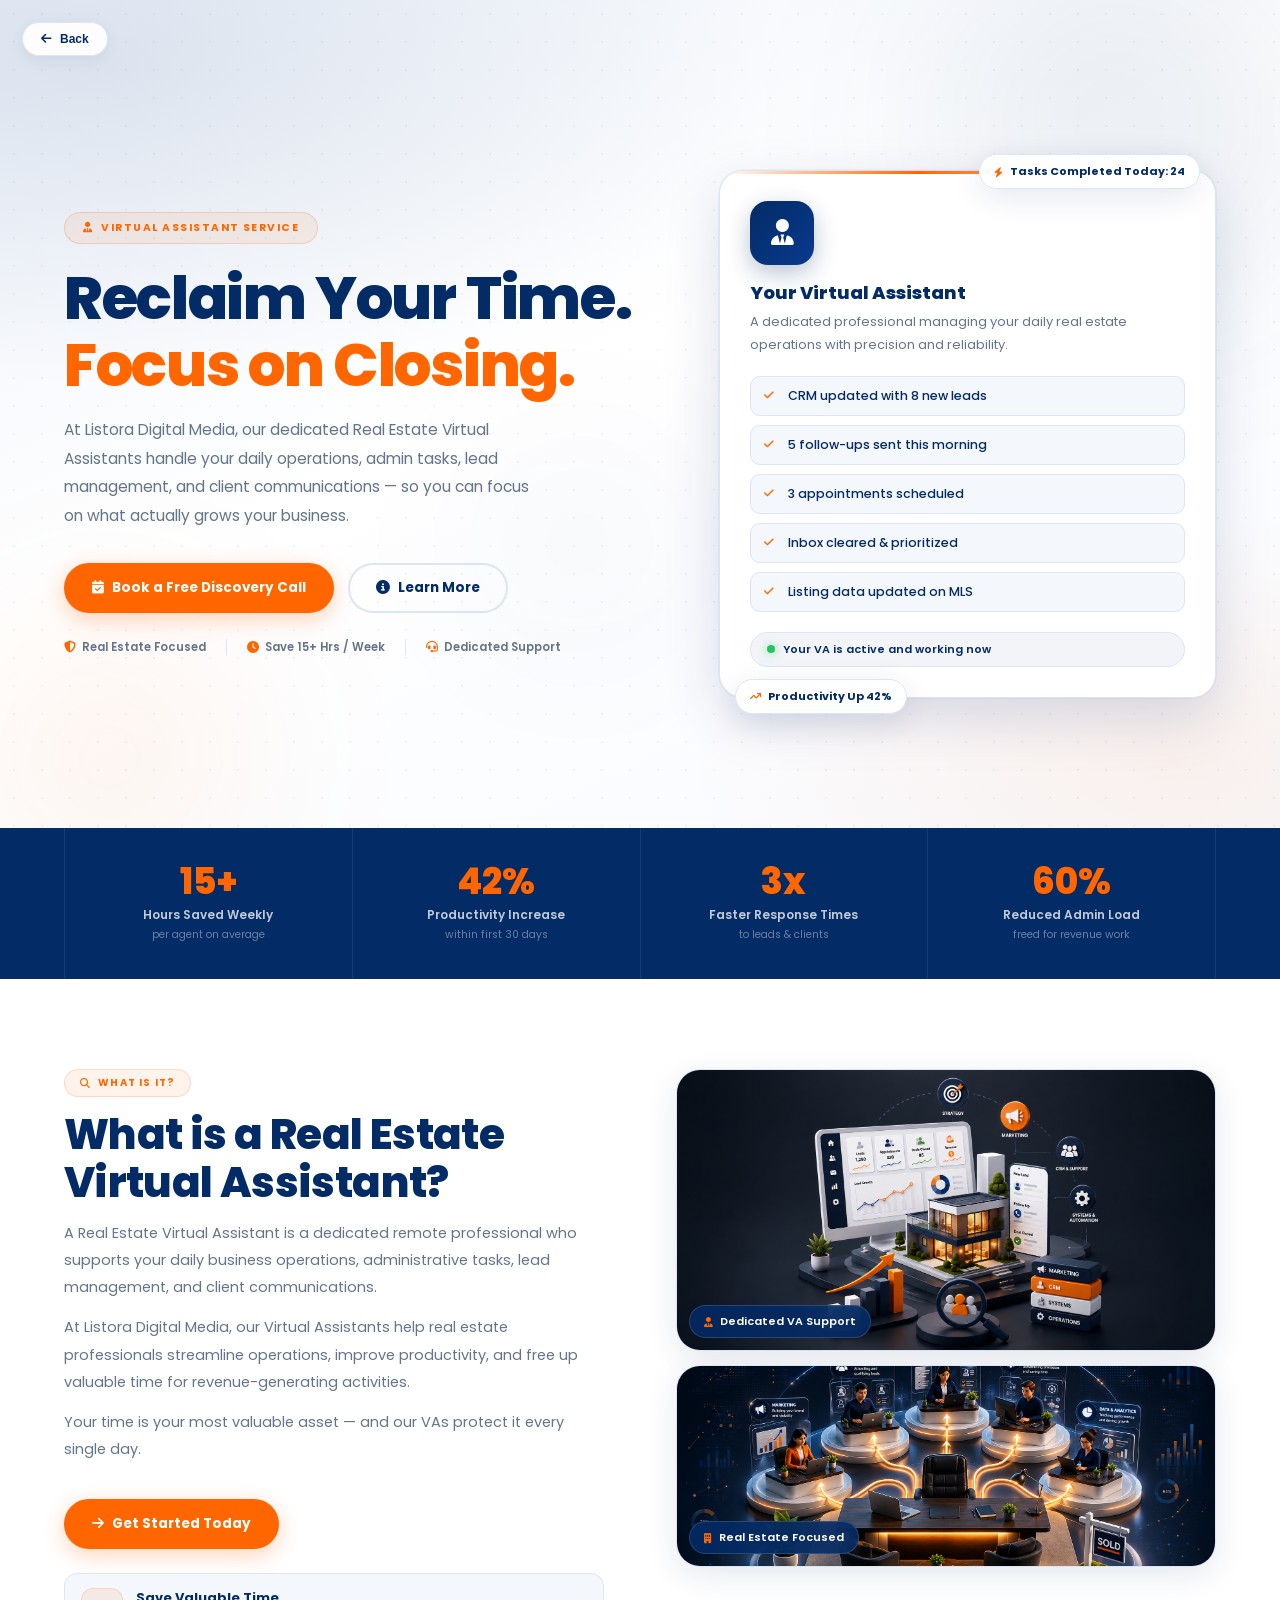
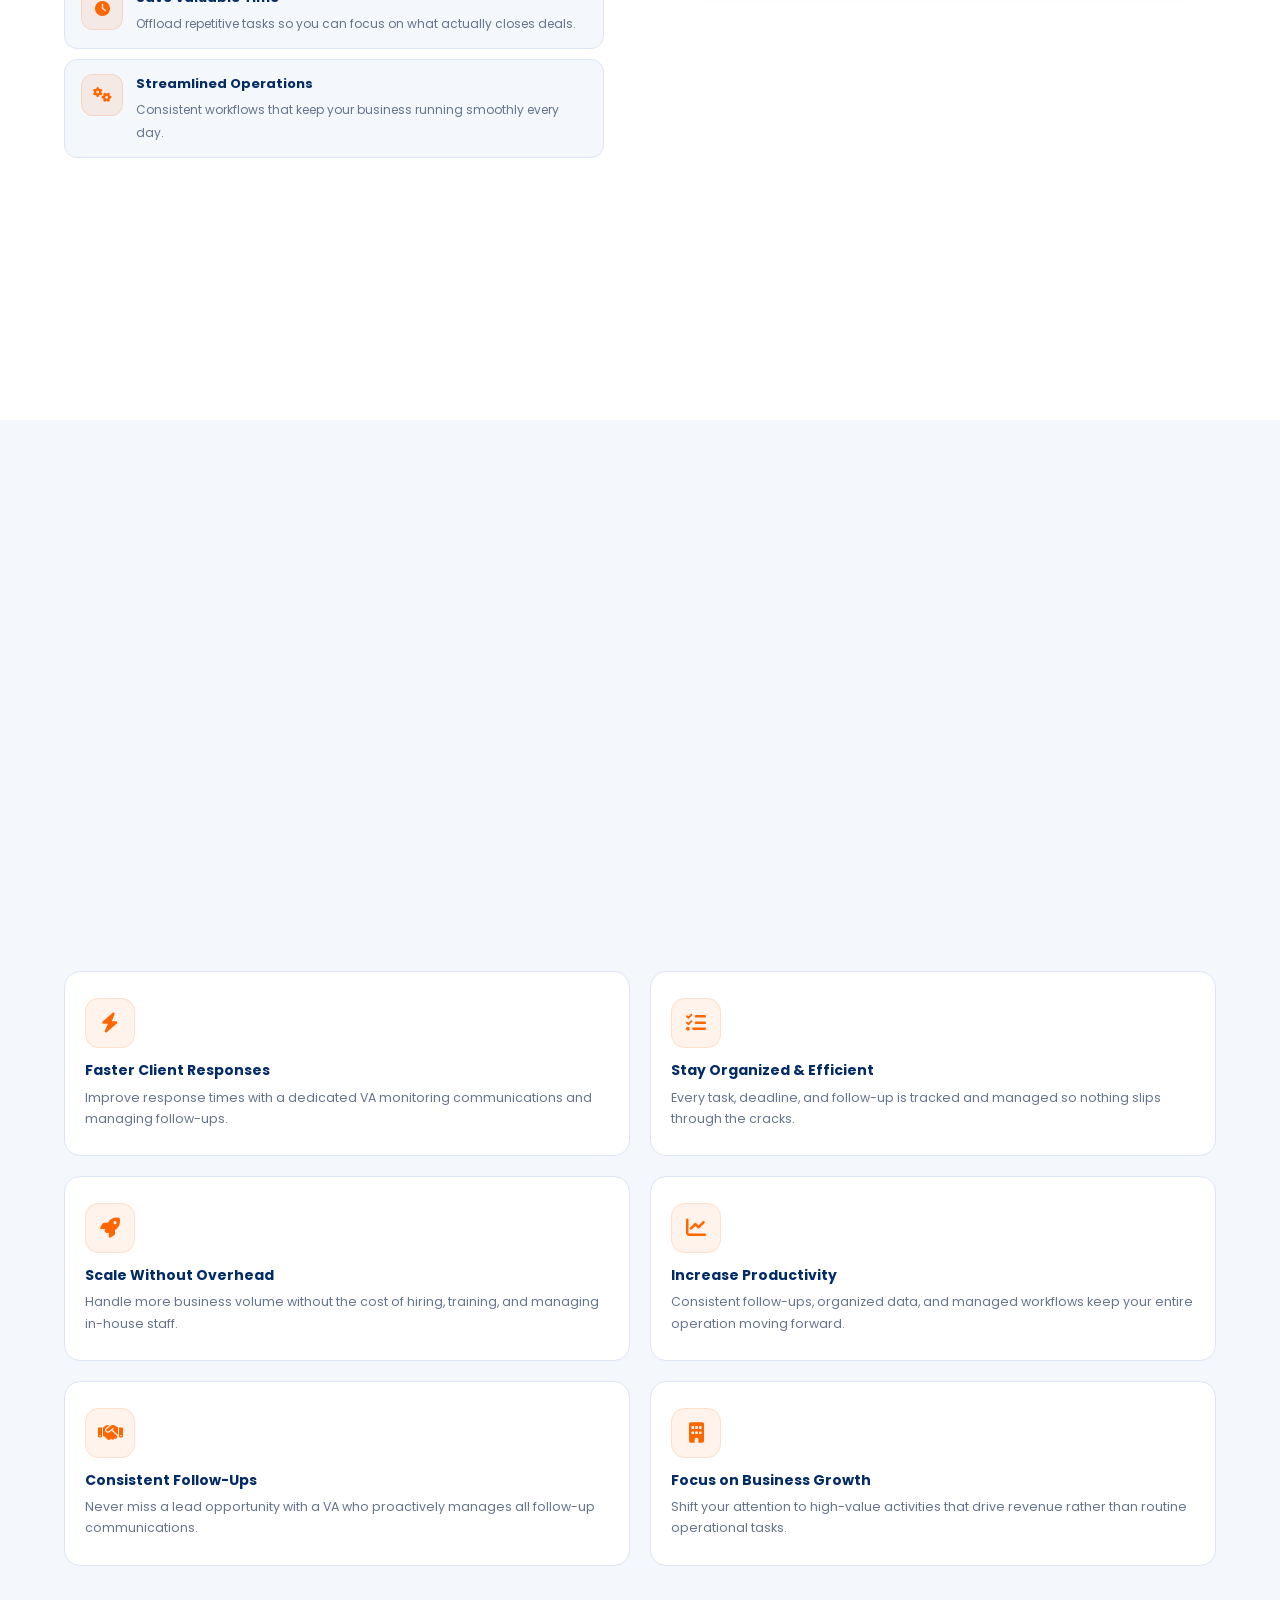
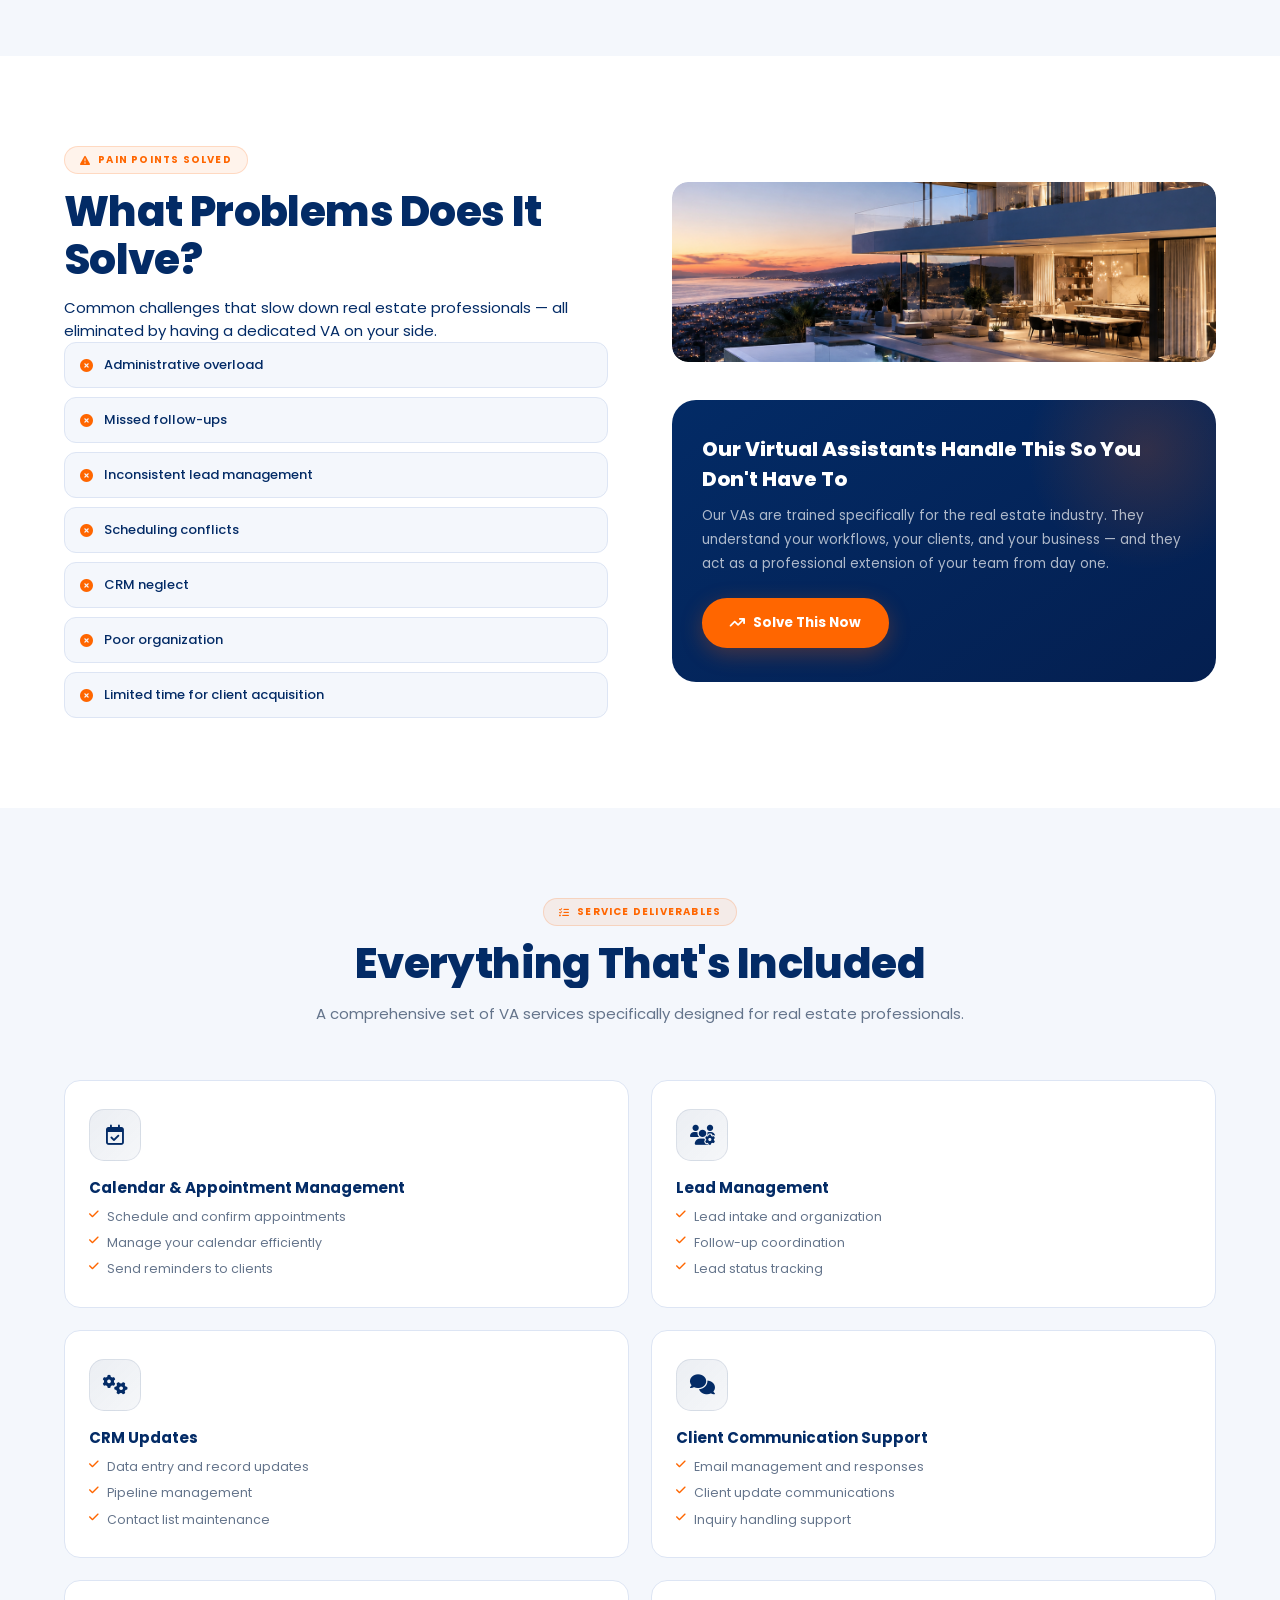
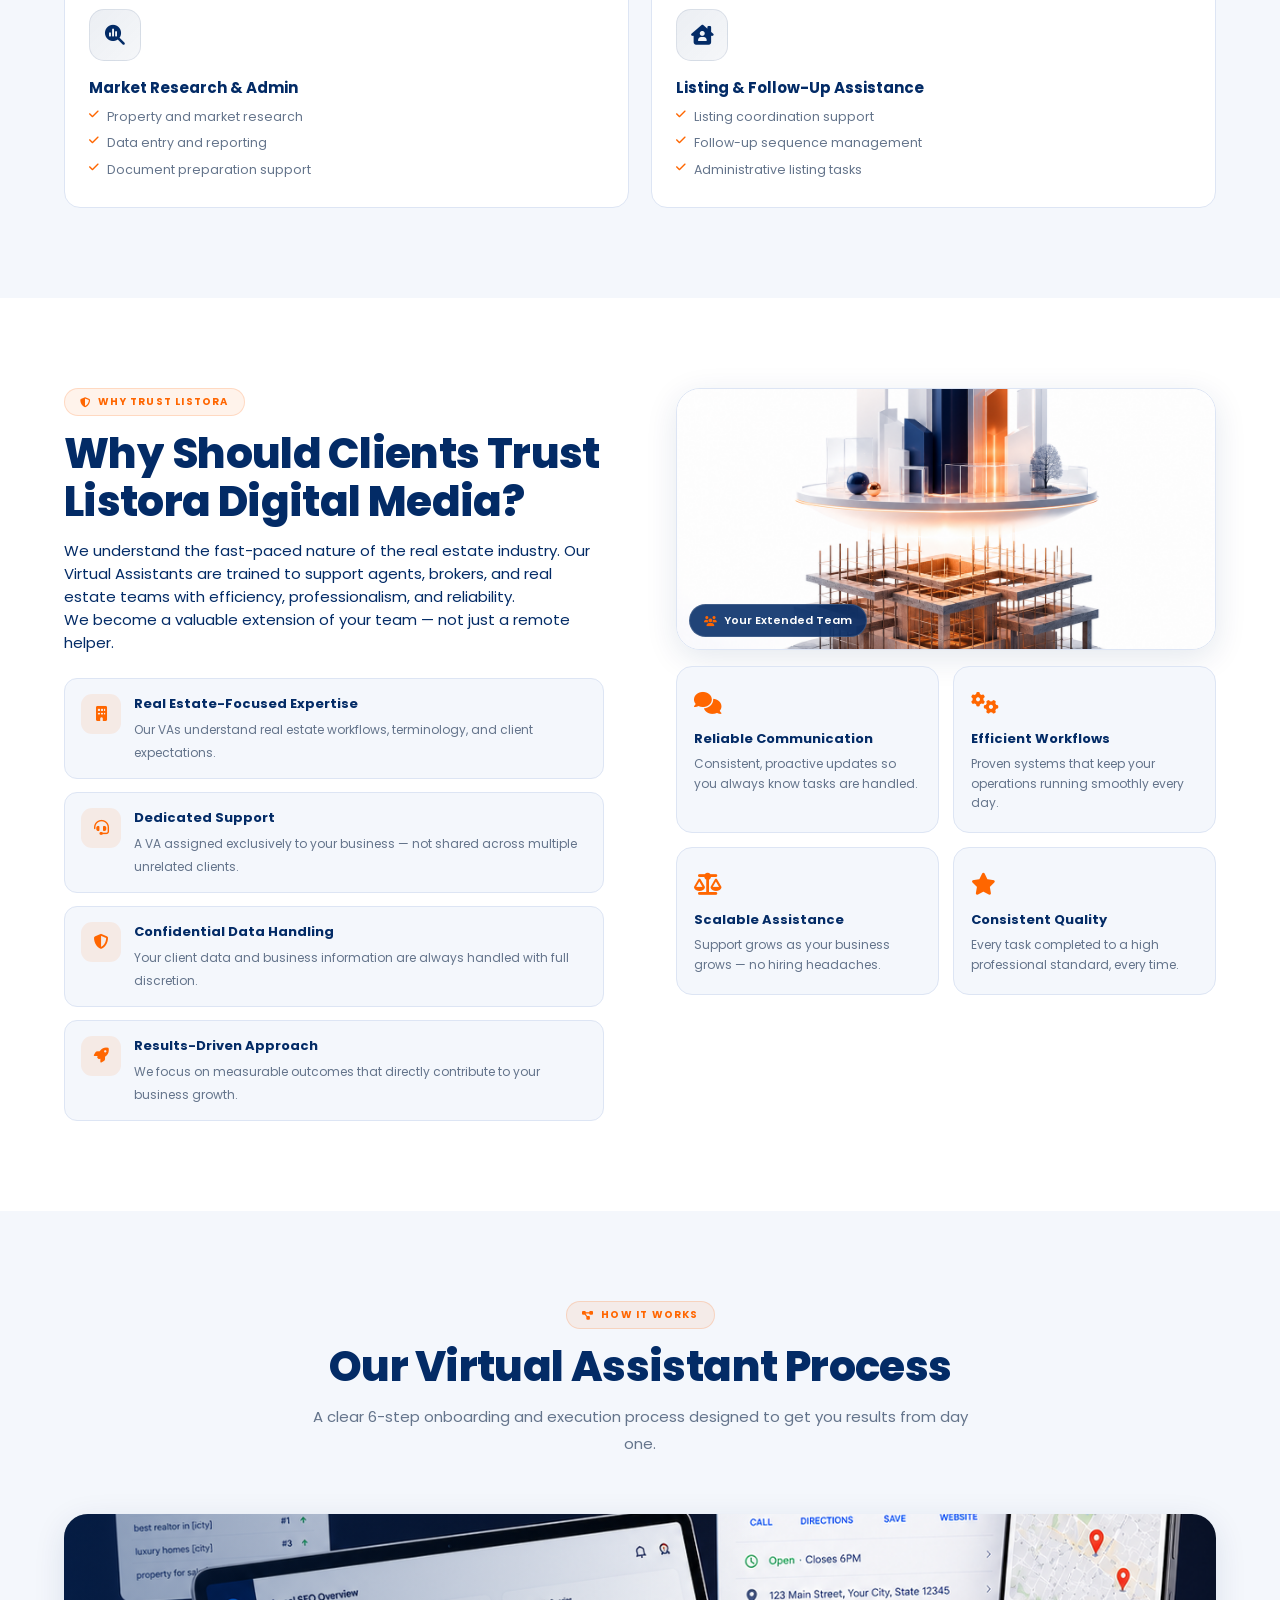
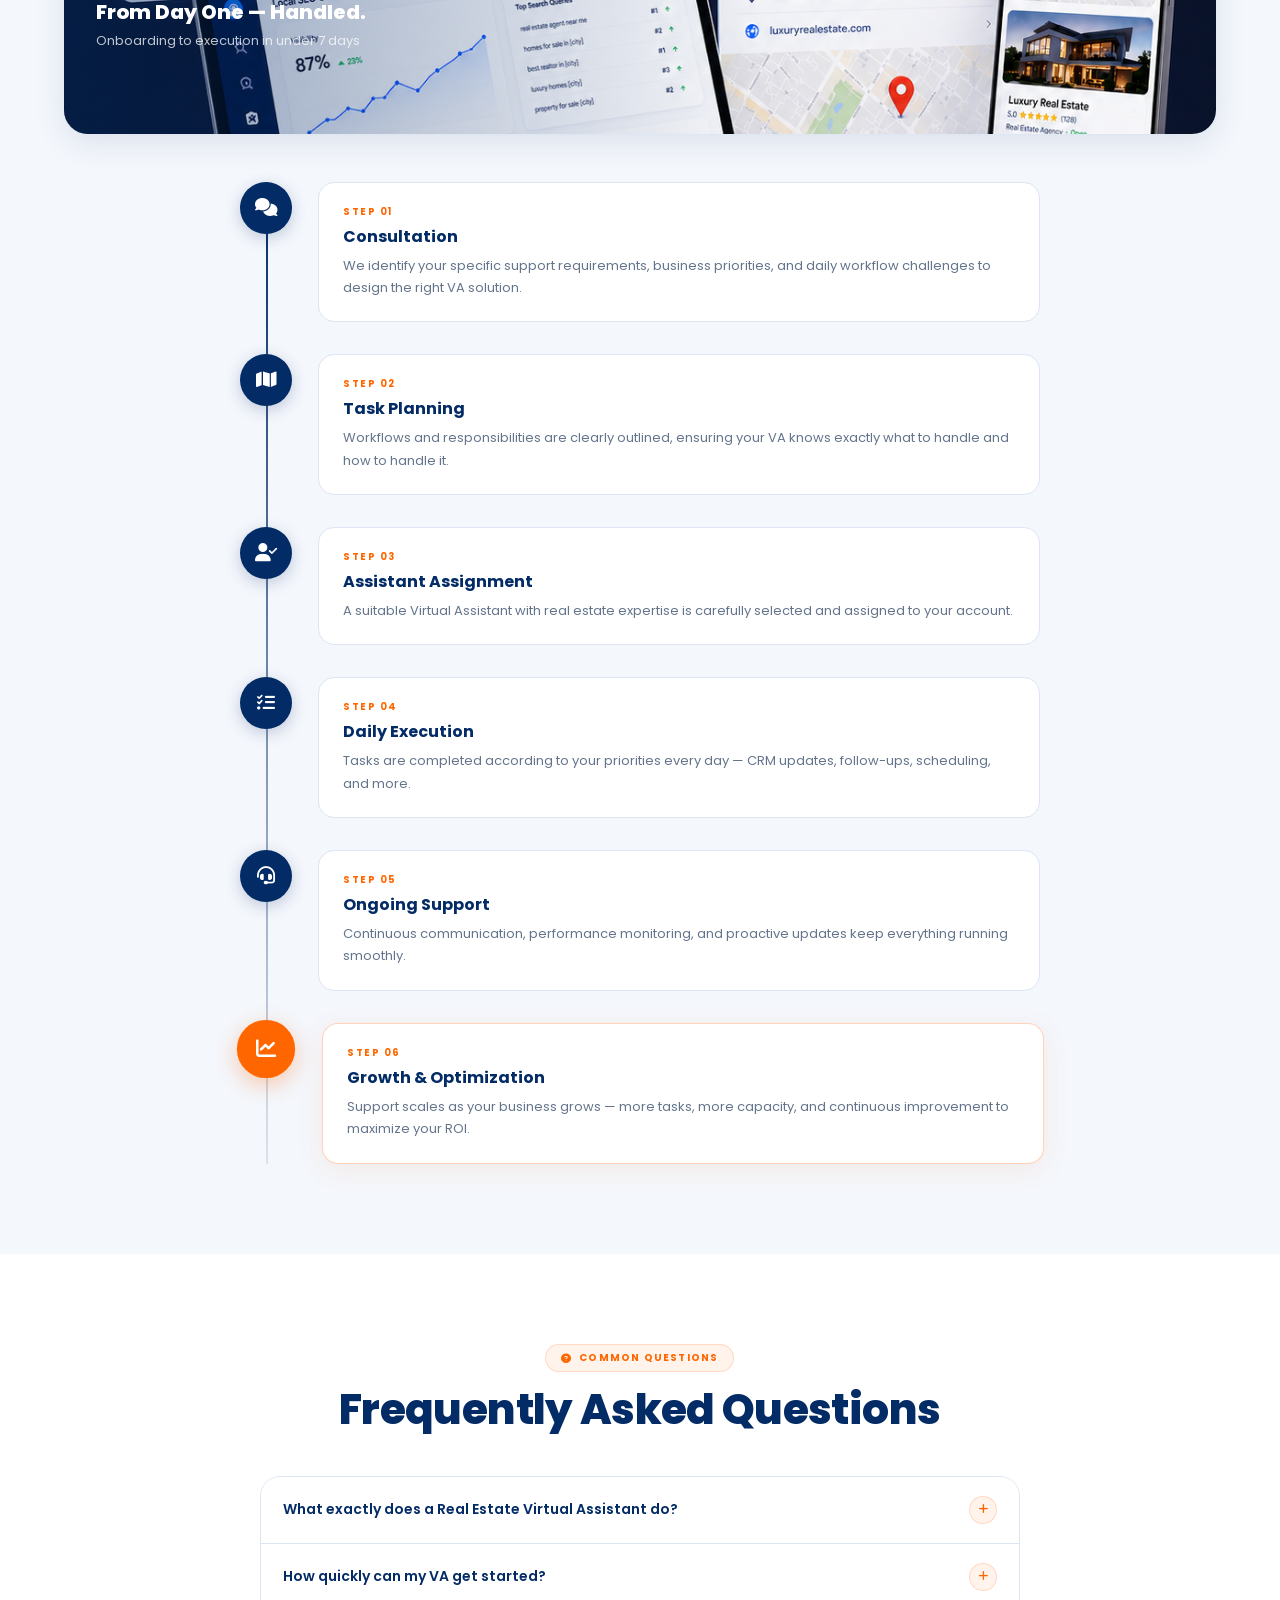
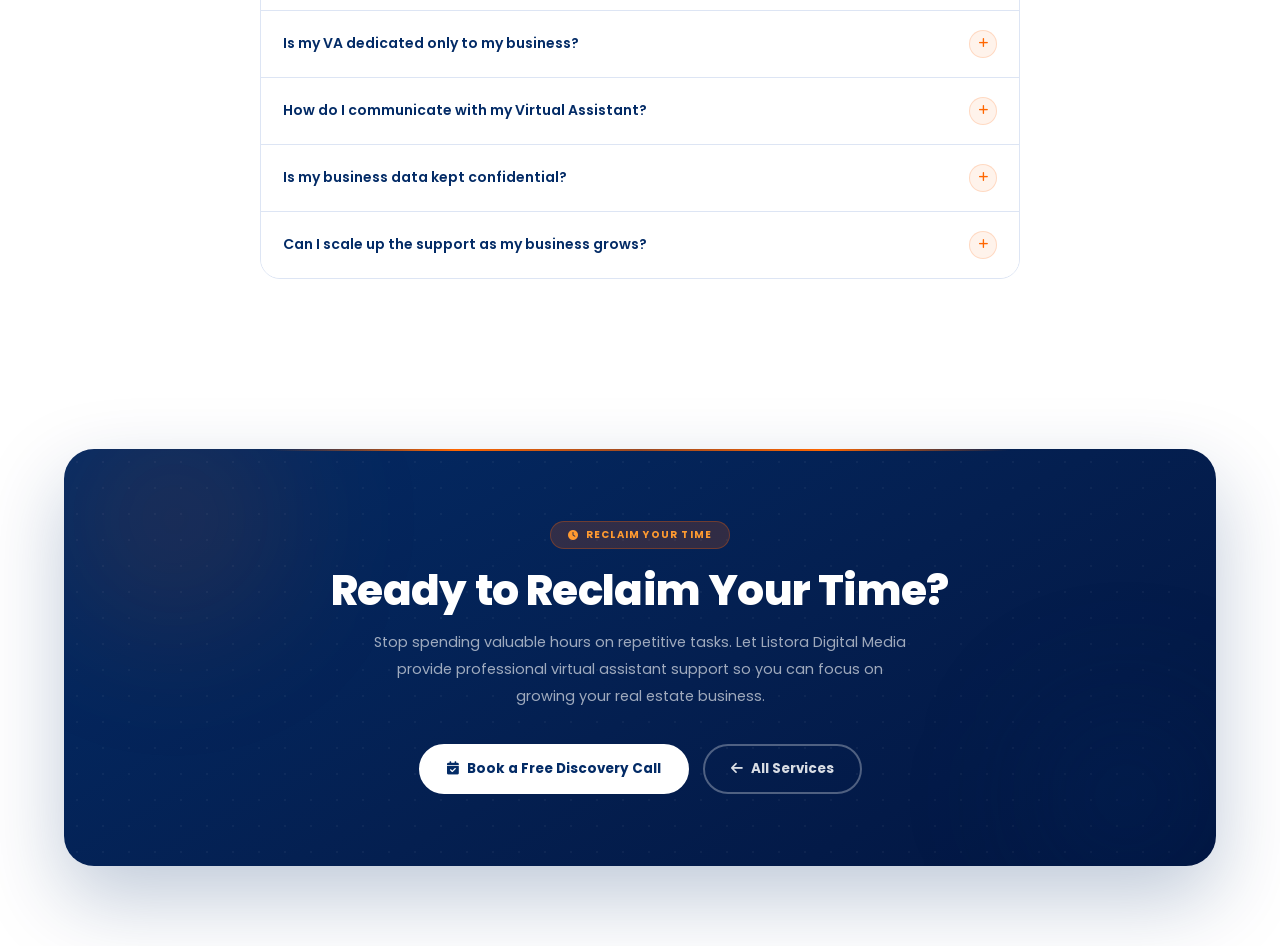
<file: reva.html>
<!DOCTYPE html>
<html lang="en">

<head>
    <meta charset="UTF-8">
    <meta name="viewport" content="width=device-width, initial-scale=1.0">
    <meta name="description"
        content="Real Estate Virtual Assistant services by Listora Digital Media — dedicated remote support for agents, brokers, and real estate teams.">
    <title>Real Estate Virtual Assistant | Listora Digital Media</title>
    <link rel="preconnect" href="https://fonts.googleapis.com">
    <link rel="preconnect" href="https://fonts.gstatic.com" crossorigin>
    <link href="https://fonts.googleapis.com/css2?family=Poppins:wght@300;400;500;600;700;800&display=swap"
        rel="stylesheet">
    <link rel="stylesheet" href="https://cdnjs.cloudflare.com/ajax/libs/font-awesome/6.6.0/css/all.min.css">
    <style>
        /* ══════════════════════════════════════════════════
   DESIGN TOKENS — Listora Brand
══════════════════════════════════════════════════ */
        :root {
            --navy: #032B66;
            --navy-deep: #021f4b;
            --navy-mid: #1a2353;
            --orange: #FF6600;
            --orange-dark: #e05500;
            --orange-soft: #f26b2c;
            --white: #ffffff;
            --bg-light: #f4f7fc;
            --bg-soft: #f0f4fb;
            --text-muted: #64748B;
            --border: #dde5f4;
            --shadow-sm: 0 4px 16px rgba(3, 43, 102, .07);
            --shadow-md: 0 8px 32px rgba(3, 43, 102, .11);
            --shadow-lg: 0 20px 56px rgba(3, 43, 102, .15);
            --radius: 16px;
            --radius-lg: 24px;
            --ease: cubic-bezier(.22, 1, .36, 1);
            --spring: cubic-bezier(.34, 1.56, .64, 1);
        }

        *,
        *::before,
        *::after {
            box-sizing: border-box;
            margin: 0;
            padding: 0
        }

        html {
            scroll-behavior: smooth;
            font-size: 15px
        }

        body {
            font-family: 'Poppins', sans-serif;
            color: var(--navy);
            background: #fff;
            overflow-x: hidden;
            -webkit-font-smoothing: antialiased
        }

        img {
            max-width: 100%;
            display: block
        }

        a {
            text-decoration: none
        }

        ul {
            list-style: none
        }

        /* ── BACK BUTTON ── */
        .back-btn {
            position: fixed;
            top: 22px;
            left: 22px;
            z-index: 1000;
            display: inline-flex;
            align-items: center;
            gap: 8px;
            background: rgba(255, 255, 255, .92);
            backdrop-filter: blur(14px);
            border: 1px solid var(--border);
            border-radius: 50px;
            padding: 9px 18px;
            font-size: 12px;
            font-weight: 600;
            color: var(--navy);
            box-shadow: var(--shadow-sm);
            cursor: pointer;
            transition: transform .5s var(--ease), box-shadow .5s var(--ease), background .3s ease;
        }

        .back-btn i {
            transition: transform .4s var(--ease)
        }

        .back-btn:hover {
            transform: translateX(-4px);
            background: #fff;
            box-shadow: var(--shadow-md)
        }

        .back-btn:hover i {
            transform: translateX(-3px)
        }

        /* ── LAYOUT ── */
        .container {
            width: 90%;
            max-width: 1180px;
            margin: 0 auto
        }

        .section-pad {
            padding: 90px 0
        }

        /* ── REVEAL ANIMATIONS ── */
        .reveal {
            opacity: 0;
            transform: translateY(36px);
            transition: opacity .75s var(--ease), transform .75s var(--ease)
        }

        .reveal.visible {
            opacity: 1;
            transform: translateY(0)
        }

        .reveal-left {
            opacity: 0;
            transform: translateX(-32px);
            transition: opacity .75s var(--ease), transform .75s var(--ease)
        }

        .reveal-left.visible {
            opacity: 1;
            transform: translateX(0)
        }

        .reveal-right {
            opacity: 0;
            transform: translateX(32px);
            transition: opacity .75s var(--ease), transform .75s var(--ease)
        }

        .reveal-right.visible {
            opacity: 1;
            transform: translateX(0)
        }

        .reveal-scale {
            opacity: 0;
            transform: scale(.94);
            transition: opacity .8s var(--ease), transform .8s var(--ease)
        }

        .reveal-scale.visible {
            opacity: 1;
            transform: scale(1)
        }

        [data-delay="100"] {
            transition-delay: .10s
        }

        [data-delay="200"] {
            transition-delay: .20s
        }

        [data-delay="300"] {
            transition-delay: .30s
        }

        [data-delay="400"] {
            transition-delay: .40s
        }

        [data-delay="500"] {
            transition-delay: .50s
        }

        [data-delay="600"] {
            transition-delay: .60s
        }

        [data-delay="700"] {
            transition-delay: .70s
        }

        [data-delay="800"] {
            transition-delay: .80s
        }

        /* ── WORD-BY-WORD HEADING ── */
        .word-anim .w {
            display: inline-block;
            overflow: hidden;
            vertical-align: bottom;
            line-height: 1.15
        }

        .word-anim .wi {
            display: inline-block;
            transform: translateY(105%);
            opacity: 0;
            transition: transform .68s cubic-bezier(.16, 1, .3, 1), opacity .48s ease;
            will-change: transform, opacity
        }

        .word-anim.fired .wi {
            transform: translateY(0);
            opacity: 1
        }

        /* ── PARA WORD ANIM ── */
        .para-anim .pw {
            display: inline-block;
            transform: translateY(65%);
            opacity: 0;
            transition: transform .55s var(--ease), opacity .42s ease;
            will-change: transform, opacity
        }

        .para-anim.fired .pw {
            transform: translateY(0);
            opacity: 1
        }

        /* ── BADGE ANIM ── */
        .badge-anim {
            opacity: 0;
            transform: translateY(10px) scale(.93);
            transition: opacity .45s ease, transform .52s var(--spring);
            will-change: transform, opacity
        }

        .badge-anim.fired {
            opacity: 1;
            transform: translateY(0) scale(1)
        }

        /* IMAGE REVEAL */
        .img-reveal {
            opacity: 0;
            transform: scale(.95);
            transition: opacity .9s var(--ease), transform .9s var(--ease);
            will-change: transform, opacity
        }

        .img-reveal.visible {
            opacity: 1;
            transform: scale(1)
        }

        /* ── SECTION LABEL ── */
        .section-label {
            display: inline-flex;
            align-items: center;
            gap: 7px;
            background: rgba(255, 98, 0, .08);
            color: var(--orange);
            border: 1px solid rgba(255, 98, 0, .18);
            padding: 5px 15px;
            border-radius: 50px;
            font-size: 10px;
            font-weight: 700;
            letter-spacing: .12em;
            text-transform: uppercase;
            margin-bottom: 14px;
        }

        /* ── TYPOGRAPHY ── */
        .section-title {
            font-size: clamp(24px, 3.8vw, 42px);
            font-weight: 800;
            line-height: 1.15;
            color: var(--navy);
            letter-spacing: -.015em;
            margin-bottom: 12px
        }

        .section-sub {
            font-size: 15px;
            line-height: 1.82;
            color: var(--text-muted);
            max-width: 660px
        }

        .section-sub.center {
            margin: 0 auto;
            text-align: center
        }

        .accent {
            color: var(--orange)
        }

        /* ── BUTTONS ── */
        .btn {
            display: inline-flex;
            align-items: center;
            gap: 8px;
            padding: 13px 26px;
            border-radius: 50px;
            font-family: 'Poppins', sans-serif;
            font-size: 13.5px;
            font-weight: 700;
            cursor: pointer;
            border: 2px solid transparent;
            position: relative;
            overflow: hidden;
            transition: transform .55s var(--ease), box-shadow .55s var(--ease), background .3s ease;
        }

        .btn::after {
            content: '';
            position: absolute;
            inset: 0;
            background: linear-gradient(108deg, transparent 30%, rgba(255, 255, 255, .4) 50%, transparent 70%);
            transform: translateX(-130%);
            transition: transform 0ms linear;
            pointer-events: none
        }

        .btn:hover::after {
            transform: translateX(130%);
            transition: transform 650ms var(--ease)
        }

        .btn-primary {
            background: var(--orange);
            color: #fff;
            border-color: var(--orange);
            box-shadow: 0 6px 22px rgba(255, 98, 0, .28)
        }

        .btn-primary:hover {
            background: var(--orange-dark);
            transform: translateY(-3px) scale(1.015);
            box-shadow: 0 12px 32px rgba(255, 98, 0, .36)
        }

        .btn-outline {
            background: transparent;
            color: var(--navy);
            border-color: var(--border)
        }

        .btn-outline:hover {
            border-color: var(--navy);
            background: var(--bg-light);
            transform: translateY(-2px)
        }

        .btn-white {
            background: #fff;
            color: var(--navy);
            border-color: #fff
        }

        .btn-white:hover {
            transform: translateY(-3px) scale(1.015);
            box-shadow: 0 10px 30px rgba(0, 0, 0, .18)
        }

        @keyframes fadeUp {
            from {
                opacity: 0;
                transform: translateY(28px)
            }

            to {
                opacity: 1;
                transform: translateY(0)
            }
        }

        @keyframes blobDrift {
            from {
                transform: translate(0, 0) scale(1)
            }

            to {
                transform: translate(24px, -18px) scale(1.06)
            }
        }

        @keyframes floatY {

            0%,
            100% {
                transform: translateY(0)
            }

            50% {
                transform: translateY(-12px)
            }
        }

        @keyframes pulseGlow {

            0%,
            100% {
                opacity: .6
            }

            50% {
                opacity: 1
            }
        }

        @keyframes countUp {
            from {
                opacity: 0;
                transform: translateY(16px)
            }

            to {
                opacity: 1;
                transform: translateY(0)
            }
        }

        @keyframes shimmer {
            0% {
                background-position: 200% center
            }

            100% {
                background-position: -200% center
            }
        }

        @keyframes spinSlow {
            from {
                transform: rotate(0deg)
            }

            to {
                transform: rotate(360deg)
            }
        }

        /* ══════════════════════════════════════════════════
   1. HERO
══════════════════════════════════════════════════ */
        .hero {
            min-height: 92vh;
            display: flex;
            align-items: center;
            background:
                radial-gradient(ellipse 90% 65% at 8% 8%, rgba(3, 43, 102, .09) 0%, transparent 60%),
                radial-gradient(ellipse 70% 55% at 92% 92%, rgba(255, 98, 0, .07) 0%, transparent 55%),
                linear-gradient(155deg, #eef3fb 0%, #ffffff 45%, #f8faff 100%);
            position: relative;
            overflow: hidden;
            padding: 130px 0 90px;
        }

        .hero-bg-dots {
            position: absolute;
            inset: 0;
            pointer-events: none;
            background-image: radial-gradient(circle, rgba(3, 43, 102, .05) 1px, transparent 1px);
            background-size: 28px 28px
        }

        .hero-blob {
            position: absolute;
            border-radius: 50%;
            filter: blur(80px);
            pointer-events: none
        }

        .hero-blob--1 {
            width: 560px;
            height: 560px;
            top: -160px;
            right: -120px;
            background: radial-gradient(circle, rgba(3, 43, 102, .11) 0%, transparent 70%);
            animation: blobDrift 18s ease-in-out infinite alternate
        }

        .hero-blob--2 {
            width: 400px;
            height: 400px;
            bottom: -130px;
            left: -90px;
            background: radial-gradient(circle, rgba(255, 98, 0, .09) 0%, transparent 70%);
            animation: blobDrift 14s ease-in-out infinite alternate-reverse
        }

        .hero-blob--3 {
            width: 260px;
            height: 260px;
            top: 50%;
            left: 35%;
            background: radial-gradient(circle, rgba(3, 43, 102, .06) 0%, transparent 70%);
            animation: blobDrift 22s ease-in-out infinite alternate
        }

        .hero-inner {
            position: relative;
            z-index: 1;
            display: grid;
            grid-template-columns: 1.05fr .95fr;
            gap: 60px;
            align-items: center
        }

        .hero-content {
            max-width: 580px
        }

        .hero-eyebrow {
            display: inline-flex;
            align-items: center;
            gap: 8px;
            background: rgba(255, 98, 0, .08);
            color: var(--orange);
            border: 1px solid rgba(255, 98, 0, .20);
            border-radius: 50px;
            padding: 7px 18px;
            font-size: 10.5px;
            font-weight: 700;
            letter-spacing: .14em;
            text-transform: uppercase;
            margin-bottom: 20px;
            animation: fadeUp .8s var(--ease) .1s both;
        }

        .hero-title {
            font-size: clamp(34px, 5vw, 60px);
            font-weight: 800;
            line-height: 1.08;
            color: var(--navy);
            letter-spacing: -.022em;
            margin-bottom: 18px;
            animation: fadeUp .85s var(--ease) .2s both;
        }

        .hero-sub {
            font-size: 15.5px;
            line-height: 1.85;
            color: var(--text-muted);
            margin-bottom: 32px;
            max-width: 480px;
            animation: fadeUp .85s var(--ease) .3s both
        }

        .hero-actions {
            display: flex;
            gap: 14px;
            flex-wrap: wrap;
            animation: fadeUp .85s var(--ease) .4s both
        }

        .hero-trust {
            display: flex;
            align-items: center;
            gap: 20px;
            margin-top: 26px;
            flex-wrap: wrap;
            animation: fadeUp .85s var(--ease) .5s both
        }

        .trust-pill {
            display: flex;
            align-items: center;
            gap: 6px;
            font-size: 11.5px;
            font-weight: 600;
            color: var(--text-muted)
        }

        .trust-pill i {
            color: var(--orange);
            font-size: 12px
        }

        .trust-div {
            width: 1px;
            height: 16px;
            background: var(--border)
        }

        /* Hero visual */
        .hero-visual {
            position: relative;
            animation: fadeUp .9s var(--ease) .25s both
        }

        .hero-card-main {
            background: #fff;
            border-radius: var(--radius-lg);
            border: 1px solid var(--border);
            box-shadow: var(--shadow-lg), 0 0 0 1px rgba(3, 43, 102, .04);
            padding: 30px;
            position: relative;
            overflow: hidden;
        }

        .hero-card-main::before {
            content: '';
            position: absolute;
            top: 0;
            left: 0;
            right: 0;
            height: 3px;
            background: linear-gradient(90deg, transparent, var(--orange) 40%, rgba(255, 98, 0, .5), transparent);
        }

        .hero-va-avatar {
            width: 64px;
            height: 64px;
            border-radius: 18px;
            background: linear-gradient(135deg, var(--navy), #0a3a8f);
            display: flex;
            align-items: center;
            justify-content: center;
            font-size: 26px;
            color: #fff;
            margin-bottom: 14px;
            box-shadow: 0 8px 24px rgba(3, 43, 102, .28);
            animation: floatY 4s ease-in-out infinite;
        }

        .hero-card-main h3 {
            font-size: 18px;
            font-weight: 800;
            color: var(--navy);
            margin-bottom: 5px
        }

        .hero-card-main>p {
            font-size: 13px;
            line-height: 1.7;
            color: var(--text-muted);
            margin-bottom: 20px
        }

        .va-task-list {
            display: flex;
            flex-direction: column;
            gap: 9px;
            margin-bottom: 20px
        }

        .va-task {
            display: flex;
            align-items: center;
            gap: 10px;
            padding: 10px 13px;
            background: var(--bg-light);
            border-radius: 10px;
            border: 1px solid var(--border);
            font-size: 12.5px;
            font-weight: 500;
            color: var(--navy);
            transition: border-color .3s ease, transform .45s var(--ease);
        }

        .va-task:hover {
            border-color: rgba(255, 98, 0, .22);
            transform: translateX(3px)
        }

        .va-task i {
            color: var(--orange);
            font-size: 11px;
            width: 14px;
            flex-shrink: 0
        }

        .hero-status {
            display: inline-flex;
            align-items: center;
            gap: 8px;
            background: rgba(3, 43, 102, .05);
            border: 1px solid var(--border);
            border-radius: 50px;
            padding: 8px 16px;
            font-size: 11px;
            font-weight: 600;
            color: var(--navy);
            width: 100%;
        }

        .status-dot {
            width: 8px;
            height: 8px;
            border-radius: 50%;
            background: #22c55e;
            box-shadow: 0 0 8px rgba(34, 197, 94, .5);
            animation: pulseGlow 2s ease-in-out infinite;
            flex-shrink: 0;
        }

        /* Floating badges */
        .float-chip {
            position: absolute;
            z-index: 3;
            display: flex;
            align-items: center;
            gap: 7px;
            background: rgba(255, 255, 255, .95);
            backdrop-filter: blur(16px);
            border: 1px solid var(--border);
            border-radius: 50px;
            padding: 8px 14px;
            font-size: 11px;
            font-weight: 700;
            color: var(--navy);
            white-space: nowrap;
            box-shadow: var(--shadow-md);
        }

        .float-chip i {
            color: var(--orange);
            font-size: 10px
        }

        .chip-top {
            top: -16px;
            right: 16px;
            animation: floatY 3.5s ease-in-out infinite alternate
        }

        .chip-bot {
            bottom: -16px;
            left: 16px;
            animation: floatY 4.5s ease-in-out infinite alternate-reverse
        }

        /* ══════════════════════════════════════════════════
   2. METRICS STRIP
══════════════════════════════════════════════════ */
        .metrics-strip {
            background: var(--navy);
            padding: 0
        }

        .metrics-inner {
            display: grid;
            grid-template-columns: repeat(4, 1fr);
            border-left: 1px solid rgba(255, 255, 255, .08);
        }

        .metric-col {
            padding: 36px 28px;
            border-right: 1px solid rgba(255, 255, 255, .08);
            text-align: center;
            position: relative;
            overflow: hidden;
            transition: background .4s ease;
        }

        .metric-col::before {
            content: '';
            position: absolute;
            bottom: 0;
            left: 20%;
            right: 20%;
            height: 2px;
            background: linear-gradient(90deg, transparent, var(--orange), transparent);
            transform: scaleX(0);
            transition: transform .5s var(--ease);
        }

        .metric-col:hover {
            background: rgba(255, 255, 255, .04)
        }

        .metric-col:hover::before {
            transform: scaleX(1)
        }

        .metric-num {
            font-size: 2.4rem;
            font-weight: 800;
            color: var(--orange);
            font-variant-numeric: tabular-nums;
            display: block;
            line-height: 1;
            margin-bottom: 6px;
        }

        .metric-lbl {
            font-size: 12px;
            font-weight: 600;
            color: rgba(255, 255, 255, .75);
            margin-bottom: 3px
        }

        .metric-sub {
            font-size: 10.5px;
            color: rgba(255, 255, 255, .40)
        }

        /* ══════════════════════════════════════════════════
   3. OVERVIEW
══════════════════════════════════════════════════ */
        .overview {
            background: #fff
        }

        .overview-inner {
            display: grid;
            grid-template-columns: 1fr 1fr;
            gap: 72px;
            align-items: start
        }

        .overview-text p {
            font-size: 14.5px;
            line-height: 1.88;
            color: var(--text-muted);
            margin-bottom: 13px
        }

        .overview-text p strong {
            color: var(--navy);
            font-weight: 600
        }

        .ov-pills {
            display: flex;
            flex-direction: column;
            gap: 10px;
            margin-top: 24px
        }

        .ov-pill {
            display: flex;
            align-items: flex-start;
            gap: 13px;
            padding: 14px 16px;
            background: var(--bg-light);
            border-radius: 13px;
            border: 1px solid var(--border);
            transition: border-color .35s ease, transform .5s var(--ease), background .35s ease;
        }

        .ov-pill:hover {
            border-color: rgba(255, 98, 0, .22);
            background: rgba(255, 98, 0, .03);
            transform: translateX(5px)
        }

        .ov-ico {
            width: 42px;
            height: 42px;
            border-radius: 12px;
            background: rgba(255, 98, 0, .09);
            border: 1px solid rgba(255, 98, 0, .16);
            display: flex;
            align-items: center;
            justify-content: center;
            font-size: 15px;
            color: var(--orange);
            flex-shrink: 0;
            transition: background .4s var(--ease), transform .5s var(--spring);
        }

        .ov-pill:hover .ov-ico {
            background: var(--orange);
            color: #fff;
            transform: scale(1.1)
        }

        .ov-pill strong {
            display: block;
            font-size: 13px;
            font-weight: 700;
            color: var(--navy);
            margin-bottom: 3px
        }

        .ov-pill span {
            font-size: 12px;
            color: var(--text-muted);
            line-height: 1.55
        }

        /* Image stack */
        .img-stack {
            display: flex;
            flex-direction: column;
            gap: 14px
        }

        .img-block {
            position: relative;
            border-radius: var(--radius-lg);
            overflow: hidden;
            box-shadow: var(--shadow-md);
            border: 1px solid var(--border);
        }

        .img-block img {
            width: 100%;
            object-fit: cover;
            display: block;
            transition: transform 1.4s var(--ease)
        }

        .img-block:hover img {
            transform: scale(1.05)
        }

        .img-badge {
            position: absolute;
            bottom: 12px;
            left: 12px;
            background: rgba(3, 43, 102, .88);
            backdrop-filter: blur(14px);
            border: 1px solid rgba(255, 255, 255, .14);
            border-radius: 50px;
            padding: 7px 14px;
            display: flex;
            align-items: center;
            gap: 7px;
            font-size: 11px;
            font-weight: 600;
            color: #fff;
        }

        .img-badge i {
            color: var(--orange);
            font-size: 10px
        }

        /* ══════════════════════════════════════════════════
   4. BENEFITS
══════════════════════════════════════════════════ */
        .benefits {
            background: var(--bg-light)
        }

        .benefits-hdr {
            text-align: center;
            margin-bottom: 52px
        }

        .benefits-grid {
            display: grid;
            grid-template-columns: repeat(4, 1fr);
            gap: 20px
        }

        .benefit-card {
            background: #fff;
            border-radius: var(--radius);
            border: 1px solid var(--border);
            padding: 26px 20px;
            position: relative;
            overflow: hidden;
            opacity: 0;
            transform: translateY(40px);
            transition: transform .65s var(--ease), box-shadow .65s var(--ease),
                border-color .4s ease, opacity .65s ease;
        }

        .benefit-card.visible {
            opacity: 1;
            transform: translateY(0)
        }

        .benefit-card::after {
            content: '';
            position: absolute;
            bottom: 0;
            left: 50%;
            transform: translateX(-50%) scaleX(0);
            width: 55%;
            height: 2px;
            background: var(--orange);
            border-radius: 2px;
            transition: transform .5s var(--ease);
        }

        .benefit-card:hover {
            transform: translateY(-8px);
            box-shadow: var(--shadow-md);
            border-color: rgba(255, 98, 0, .18)
        }

        .benefit-card:hover::after {
            transform: translateX(-50%) scaleX(1)
        }

        .benefit-ico {
            width: 50px;
            height: 50px;
            border-radius: 14px;
            background: rgba(255, 98, 0, .08);
            border: 1px solid rgba(255, 98, 0, .14);
            display: flex;
            align-items: center;
            justify-content: center;
            font-size: 20px;
            color: var(--orange);
            margin-bottom: 13px;
            transition: background .45s var(--ease), transform .55s var(--spring);
        }

        .benefit-card:hover .benefit-ico {
            background: var(--orange);
            color: #fff;
            transform: scale(1.1) translateY(-2px)
        }

        .benefit-card h4 {
            font-size: 14px;
            font-weight: 700;
            color: var(--navy);
            margin-bottom: 7px;
            line-height: 1.3
        }

        .benefit-card p {
            font-size: 12.5px;
            line-height: 1.7;
            color: var(--text-muted)
        }

        /* ══════════════════════════════════════════════════
   5. PROBLEMS + SOLUTION
══════════════════════════════════════════════════ */
        .problems {
            background: #fff
        }

        .problems-inner {
            display: grid;
            grid-template-columns: 1fr 1fr;
            gap: 64px;
            align-items: center
        }

        .problems-text p {
            font-size: 14.5px;
            line-height: 1.88;
            color: var(--text-muted);
            margin-bottom: 22px
        }

        .problem-chips {
            display: flex;
            flex-direction: column;
            gap: 9px
        }

        .problem-chip {
            display: flex;
            align-items: center;
            gap: 11px;
            padding: 12px 15px;
            background: var(--bg-light);
            border-radius: 12px;
            border: 1px solid var(--border);
            transition: border-color .3s ease, transform .45s var(--ease);
        }

        .problem-chip:hover {
            border-color: rgba(255, 98, 0, .22);
            transform: translateX(4px)
        }

        .problem-chip i {
            color: var(--orange);
            font-size: 13px;
            flex-shrink: 0
        }

        .problem-chip span {
            font-size: 13px;
            font-weight: 500;
            color: var(--navy)
        }

        .solution-box {
            background: linear-gradient(145deg, var(--navy), #041f50);
            border-radius: var(--radius-lg);
            padding: 34px 30px;
            color: #fff;
            position: relative;
            overflow: hidden;
        }

        .solution-box::after {
            content: '';
            position: absolute;
            width: 260px;
            height: 260px;
            top: -80px;
            right: -60px;
            border-radius: 50%;
            background: radial-gradient(circle, rgba(255, 98, 0, .18) 0%, transparent 65%);
            pointer-events: none;
        }

        .solution-box h3 {
            font-size: 20px;
            font-weight: 800;
            margin-bottom: 10px;
            position: relative;
            z-index: 1
        }

        .solution-box p {
            font-size: 13.5px;
            line-height: 1.78;
            color: rgba(255, 255, 255, .68);
            margin-bottom: 22px;
            position: relative;
            z-index: 1
        }

        .solution-box .btn-primary {
            position: relative;
            z-index: 1
        }

        .sol-img {
            border-radius: var(--radius);
            overflow: hidden;
            margin-bottom: 20px;
            position: relative;
            z-index: 1;
        }

        .sol-img img {
            width: 100%;
            height: 180px;
            object-fit: cover;
            display: block
        }

        /* ══════════════════════════════════════════════════
   6. WHAT'S INCLUDED
══════════════════════════════════════════════════ */
        .included {
            background: var(--bg-light)
        }

        .included-hdr {
            text-align: center;
            margin-bottom: 52px
        }

        .included-grid {
            display: grid;
            grid-template-columns: repeat(3, 1fr);
            gap: 22px
        }

        .included-card {
            background: #fff;
            border-radius: var(--radius);
            border: 1px solid var(--border);
            padding: 28px 24px;
            transition: transform .65s var(--ease), box-shadow .65s var(--ease);
        }

        .included-card:hover {
            transform: translateY(-8px);
            box-shadow: var(--shadow-md)
        }

        .inc-ico {
            width: 52px;
            height: 52px;
            border-radius: 15px;
            background: linear-gradient(135deg, rgba(3, 43, 102, .08), rgba(3, 43, 102, .04));
            border: 1px solid rgba(3, 43, 102, .10);
            display: flex;
            align-items: center;
            justify-content: center;
            font-size: 20px;
            color: var(--navy);
            margin-bottom: 15px;
            transition: background .45s var(--ease), color .35s ease, transform .55s var(--spring);
        }

        .included-card:hover .inc-ico {
            background: var(--navy);
            color: #fff;
            transform: scale(1.08)
        }

        .included-card h4 {
            font-size: 15px;
            font-weight: 700;
            color: var(--navy);
            margin-bottom: 8px
        }

        .inc-list {
            display: flex;
            flex-direction: column;
            gap: 7px
        }

        .inc-list li {
            display: flex;
            align-items: flex-start;
            gap: 8px;
            font-size: 12.5px;
            line-height: 1.55;
            color: var(--text-muted)
        }

        .inc-list li i {
            color: var(--orange);
            font-size: 11px;
            margin-top: 2px;
            flex-shrink: 0
        }

        /* ══════════════════════════════════════════════════
   7. WHY TRUST
══════════════════════════════════════════════════ */
        .trust {
            background: #fff
        }

        .trust-inner {
            display: grid;
            grid-template-columns: 1fr 1fr;
            gap: 72px;
            align-items: start
        }

        .trust-text p {
            font-size: 14.5px;
            line-height: 1.88;
            color: var(--text-muted);
            margin-bottom: 22px
        }

        .trust-feats {
            display: flex;
            flex-direction: column;
            gap: 13px
        }

        .trust-feat {
            display: flex;
            align-items: flex-start;
            gap: 13px;
            padding: 15px 16px;
            background: var(--bg-light);
            border-radius: 13px;
            border: 1px solid var(--border);
            transition: border-color .35s ease, transform .5s var(--ease);
        }

        .trust-feat:hover {
            border-color: rgba(255, 98, 0, .22);
            transform: translateX(5px)
        }

        .tfi {
            width: 40px;
            height: 40px;
            border-radius: 11px;
            background: rgba(255, 98, 0, .09);
            display: flex;
            align-items: center;
            justify-content: center;
            font-size: 15px;
            color: var(--orange);
            flex-shrink: 0;
        }

        .trust-feat strong {
            display: block;
            font-size: 13px;
            font-weight: 700;
            color: var(--navy);
            margin-bottom: 3px
        }

        .trust-feat span {
            font-size: 12px;
            color: var(--text-muted);
            line-height: 1.55
        }

        .trust-cards {
            display: grid;
            grid-template-columns: 1fr 1fr;
            gap: 14px
        }

        .trust-card {
            background: var(--bg-light);
            border-radius: var(--radius);
            border: 1px solid var(--border);
            padding: 20px 17px;
            transition: transform .5s var(--ease), box-shadow .5s var(--ease);
        }

        .trust-card:hover {
            transform: translateY(-5px);
            box-shadow: var(--shadow-sm)
        }

        .tc-icon {
            font-size: 22px;
            color: var(--orange);
            margin-bottom: 9px
        }

        .trust-card h5 {
            font-size: 13px;
            font-weight: 700;
            color: var(--navy);
            margin-bottom: 5px
        }

        .trust-card p {
            font-size: 12px;
            line-height: 1.62;
            color: var(--text-muted)
        }

        /* ══════════════════════════════════════════════════
   8. PROCESS
══════════════════════════════════════════════════ */
        .process {
            background: var(--bg-light)
        }

        .process-hdr {
            text-align: center;
            margin-bottom: 56px
        }

        .process-img-banner {
            border-radius: var(--radius-lg);
            overflow: hidden;
            box-shadow: var(--shadow-md);
            margin-bottom: 48px;
            position: relative;
        }

        .process-img-banner img {
            width: 100%;
            height: 220px;
            object-fit: cover;
            display: block
        }

        .process-img-banner::after {
            content: '';
            position: absolute;
            inset: 0;
            background: linear-gradient(to right, rgba(3, 43, 102, .45), transparent 60%);
            pointer-events: none;
        }

        .process-img-text {
            position: absolute;
            top: 50%;
            left: 32px;
            transform: translateY(-50%);
            color: #fff;
            z-index: 2;
        }

        .process-img-text h4 {
            font-size: 20px;
            font-weight: 800;
            margin-bottom: 4px
        }

        .process-img-text p {
            font-size: 13px;
            color: rgba(255, 255, 255, .75)
        }

        .process-timeline {
            max-width: 800px;
            margin: 0 auto;
            position: relative
        }

        .process-timeline::before {
            content: '';
            position: absolute;
            left: 26px;
            top: 0;
            bottom: 0;
            width: 2px;
            background: linear-gradient(to bottom, var(--navy), rgba(3, 43, 102, .1));
            border-radius: 2px;
        }

        .process-step {
            display: flex;
            gap: 26px;
            align-items: flex-start;
            margin-bottom: 32px;
            position: relative
        }

        .process-step:last-child {
            margin-bottom: 0
        }

        .ps-dot {
            width: 52px;
            height: 52px;
            border-radius: 50%;
            background: var(--navy);
            color: #fff;
            display: flex;
            align-items: center;
            justify-content: center;
            font-size: 18px;
            flex-shrink: 0;
            position: relative;
            z-index: 2;
            box-shadow: 0 4px 16px rgba(3, 43, 102, .22);
            transition: background .4s ease, transform .5s var(--ease), box-shadow .4s ease;
        }

        .process-step.ps-active .ps-dot,
        .process-step:hover .ps-dot {
            background: var(--orange);
            transform: scale(1.12);
            box-shadow: 0 6px 20px rgba(255, 98, 0, .32)
        }

        .ps-card {
            background: #fff;
            border-radius: var(--radius);
            border: 1.5px solid var(--border);
            padding: 22px 24px;
            flex: 1;
            transition: box-shadow .55s var(--ease), border-color .4s ease, transform .55s var(--ease);
        }

        .process-step.ps-active .ps-card,
        .process-step:hover .ps-card {
            border-color: rgba(255, 98, 0, .28);
            box-shadow: 0 6px 28px rgba(255, 98, 0, .09);
            transform: translateX(4px)
        }

        .ps-num {
            font-size: 9.5px;
            font-weight: 700;
            letter-spacing: .16em;
            text-transform: uppercase;
            color: var(--orange);
            margin-bottom: 5px;
            display: block
        }

        .ps-card h4 {
            font-size: 16px;
            font-weight: 700;
            color: var(--navy);
            margin-bottom: 6px
        }

        .ps-card p {
            font-size: 13px;
            line-height: 1.72;
            color: var(--text-muted)
        }

        /* ══════════════════════════════════════════════════
   9. FAQ
══════════════════════════════════════════════════ */
        .faq-sec {
            background: #fff
        }

        .faq-inner {
            max-width: 760px;
            margin: 0 auto
        }

        .faq-hdr {
            text-align: center;
            margin-bottom: 42px
        }

        .faq-list {
            border: 1.5px solid var(--border);
            border-radius: 20px;
            overflow: hidden
        }

        .faq-item {
            border-bottom: 1px solid var(--border)
        }

        .faq-item:last-child {
            border-bottom: none
        }

        .faq-q {
            width: 100%;
            background: #fff;
            border: none;
            padding: 19px 22px;
            display: flex;
            align-items: center;
            justify-content: space-between;
            cursor: pointer;
            text-align: left;
            gap: 16px;
            transition: background .3s ease;
            font-family: 'Poppins', sans-serif;
        }

        .faq-q:hover {
            background: var(--bg-light)
        }

        .faq-q[aria-expanded="true"] {
            background: rgba(3, 43, 102, .04)
        }

        .faq-q span {
            font-size: 14px;
            font-weight: 600;
            color: var(--navy)
        }

        .faq-ico {
            width: 28px;
            height: 28px;
            border-radius: 50%;
            background: rgba(255, 98, 0, .08);
            border: 1px solid rgba(255, 98, 0, .18);
            display: flex;
            align-items: center;
            justify-content: center;
            flex-shrink: 0;
            font-size: 11px;
            color: var(--orange);
            transition: transform .5s var(--spring), background .3s ease;
        }

        .faq-q[aria-expanded="true"] .faq-ico {
            transform: rotate(45deg);
            background: var(--orange);
            color: #fff;
            border-color: var(--orange)
        }

        .faq-a {
            max-height: 0;
            overflow: hidden;
            padding: 0 22px;
            background: #fff;
            transition: max-height .45s var(--ease), padding .35s ease
        }

        .faq-a.open {
            max-height: 280px;
            padding: 0 22px 18px
        }

        .faq-a p {
            font-size: 13.5px;
            line-height: 1.85;
            color: var(--text-muted);
            padding-top: 4px
        }

        /* ══════════════════════════════════════════════════
   10. CTA
══════════════════════════════════════════════════ */
        .cta-sec {
            padding: 80px 0
        }

        .cta-box {
            background: linear-gradient(150deg, var(--navy) 0%, #041f50 55%, #021540 100%);
            border-radius: 30px;
            padding: 72px 56px;
            display: flex;
            flex-direction: column;
            align-items: center;
            text-align: center;
            position: relative;
            overflow: hidden;
            box-shadow: 0 32px 80px rgba(3, 43, 102, .25);
        }

        .cta-box::before {
            content: '';
            position: absolute;
            inset: 0;
            background-image: radial-gradient(circle, rgba(255, 255, 255, .04) 1px, transparent 1px);
            background-size: 26px 26px;
            pointer-events: none;
        }

        .cta-box::after {
            content: '';
            position: absolute;
            top: 0;
            left: 18%;
            right: 18%;
            height: 2px;
            background: linear-gradient(90deg, transparent, var(--orange), rgba(255, 98, 0, .6), var(--orange), transparent);
        }

        .cta-o1 {
            position: absolute;
            width: 380px;
            height: 380px;
            top: -120px;
            left: -80px;
            border-radius: 50%;
            background: radial-gradient(circle, rgba(255, 98, 0, .14) 0%, transparent 65%);
            filter: blur(58px);
            pointer-events: none
        }

        .cta-o2 {
            position: absolute;
            width: 280px;
            height: 280px;
            bottom: -70px;
            right: -50px;
            border-radius: 50%;
            background: radial-gradient(circle, rgba(3, 43, 102, .35) 0%, transparent 65%);
            filter: blur(58px);
            pointer-events: none
        }

        .cta-label {
            display: inline-flex;
            align-items: center;
            gap: 7px;
            background: rgba(255, 98, 0, .18);
            color: #ff9a30;
            border: 1px solid rgba(255, 98, 0, .30);
            border-radius: 50px;
            padding: 5px 17px;
            font-size: 10px;
            font-weight: 700;
            letter-spacing: .12em;
            text-transform: uppercase;
            margin-bottom: 18px;
            position: relative;
            z-index: 1;
        }

        .cta-title {
            font-size: clamp(24px, 3.8vw, 42px);
            font-weight: 800;
            color: #fff;
            line-height: 1.13;
            letter-spacing: -.015em;
            margin-bottom: 14px;
            position: relative;
            z-index: 1;
            max-width: 620px;
        }

        .cta-sub {
            font-size: 14.5px;
            line-height: 1.85;
            color: rgba(255, 255, 255, .62);
            margin-bottom: 34px;
            position: relative;
            z-index: 1;
            max-width: 540px
        }

        .cta-actions {
            display: flex;
            gap: 14px;
            flex-wrap: wrap;
            justify-content: center;
            position: relative;
            z-index: 1
        }

        /* ══════════════════════════════════════════════════
   RESPONSIVE
══════════════════════════════════════════════════ */
        @media(max-width:1280px) {
            .hero-inner {
                grid-template-columns: 1.1fr .9fr;
                gap: 48px
            }

            .benefits-grid {
                grid-template-columns: repeat(2, 1fr)
            }

            .included-grid {
                grid-template-columns: repeat(2, 1fr)
            }
        }

        @media(max-width:1024px) {

            .hero-inner,
            .overview-inner,
            .problems-inner,
            .trust-inner {
                grid-template-columns: 1fr;
                gap: 48px
            }

            .metrics-inner {
                grid-template-columns: repeat(2, 1fr)
            }

            .benefits-grid {
                grid-template-columns: repeat(2, 1fr)
            }

            .trust-cards {
                grid-template-columns: 1fr 1fr
            }

            .img-stack {
                flex-direction: row
            }

            .img-stack .img-block {
                flex: 1
            }
        }

        @media(max-width:768px) {
            .section-pad {
                padding: 70px 0
            }

            .hero {
                padding: 100px 0 64px;
                min-height: auto
            }

            .hero-inner {
                gap: 36px
            }

            .hero-title {
                font-size: clamp(30px, 8vw, 44px)
            }

            .float-chip {
                display: none
            }

            .metrics-inner {
                grid-template-columns: repeat(2, 1fr)
            }

            .metric-col {
                padding: 26px 18px
            }

            .metric-num {
                font-size: 1.9rem
            }

            .benefits-grid {
                grid-template-columns: 1fr 1fr;
                gap: 14px
            }

            .included-grid {
                grid-template-columns: 1fr
            }

            .trust-cards {
                grid-template-columns: 1fr
            }

            .cta-box {
                padding: 48px 26px
            }

            .img-stack {
                flex-direction: column
            }

            .process-timeline::before {
                left: 22px
            }

            .ps-dot {
                width: 44px;
                height: 44px;
                font-size: 16px
            }
        }

        @media(max-width:520px) {

            .hero-actions,
            .cta-actions {
                flex-direction: column;
                align-items: stretch
            }

            .btn {
                justify-content: center
            }

            .benefits-grid {
                grid-template-columns: 1fr
            }

            .metrics-inner {
                grid-template-columns: 1fr 1fr
            }
        }

        @media(max-width:380px) {
            .metrics-inner {
                grid-template-columns: 1fr
            }

            .trust-cards {
                grid-template-columns: 1fr
            }
        }

        @media(prefers-reduced-motion:reduce) {

            .hero-blob,
            .float-chip,
            .status-dot,
            .hero-va-avatar {
                animation: none !important
            }

            .reveal,
            .reveal-left,
            .reveal-right,
            .reveal-scale,
            .word-anim .wi,
            .para-anim .pw,
            .badge-anim,
            .benefit-card,
            .img-reveal {
                opacity: 1 !important;
                transform: none !important;
                transition: none !important;
                will-change: auto !important;
            }
        }
    </style>
</head>

<body>

    <!-- BACK BUTTON -->
    <button class="back-btn" onclick="history.length>1?history.back():location.href='service.html'"
        aria-label="Go back">
        <i class="fa-solid fa-arrow-left"></i> Back
    </button>


    <!-- ══════════════════════════════════════════════════
     1. HERO
══════════════════════════════════════════════════ -->
    <section class="hero" aria-labelledby="hero-h1">
        <div class="hero-bg-dots" aria-hidden="true"></div>
        <div class="hero-blob hero-blob--1" aria-hidden="true"></div>
        <div class="hero-blob hero-blob--2" aria-hidden="true"></div>
        <div class="hero-blob hero-blob--3" aria-hidden="true"></div>

        <div class="container">
            <div class="hero-inner">

                <!-- Left -->
                <div class="hero-content">
                    <div class="hero-eyebrow badge-anim">
                        <i class="fa-solid fa-user-tie"></i> Virtual Assistant Service
                    </div>
                    <h1 class="hero-title word-anim" id="hero-h1">
                        Reclaim Your Time.<br><span class="accent">Focus on Closing.</span>
                    </h1>
                    <p class="hero-sub para-anim">
                        At Listora Digital Media, our dedicated Real Estate Virtual Assistants handle your daily
                        operations, admin tasks, lead management, and client communications — so you can focus on what
                        actually grows your business.
                    </p>
                    <div class="hero-actions">
                        <a href="contact.html" class="btn btn-primary">
                            <i class="fa-solid fa-calendar-check"></i> Book a Free Discovery Call
                        </a>
                        <a href="#overview" class="btn btn-outline">
                            <i class="fa-solid fa-circle-info"></i> Learn More
                        </a>
                    </div>
                    <div class="hero-trust">
                        <div class="trust-pill"><i class="fa-solid fa-shield-halved"></i> Real Estate Focused</div>
                        <div class="trust-div" aria-hidden="true"></div>
                        <div class="trust-pill"><i class="fa-solid fa-clock"></i> Save 15+ Hrs / Week</div>
                        <div class="trust-div" aria-hidden="true"></div>
                        <div class="trust-pill"><i class="fa-solid fa-headset"></i> Dedicated Support</div>
                    </div>
                </div>

                <!-- Right -->
                <div class="hero-visual">
                    <div class="float-chip chip-top" aria-hidden="true">
                        <i class="fa-solid fa-bolt"></i> Tasks Completed Today: 24
                    </div>

                    <div class="hero-card-main">
                        <div class="hero-va-avatar"><i class="fa-solid fa-user-tie"></i></div>
                        <h3>Your Virtual Assistant</h3>
                        <p>A dedicated professional managing your daily real estate operations with precision and
                            reliability.</p>

                        <div class="va-task-list">
                            <div class="va-task"><i class="fa-solid fa-check"></i> CRM updated with 8 new leads</div>
                            <div class="va-task"><i class="fa-solid fa-check"></i> 5 follow-ups sent this morning</div>
                            <div class="va-task"><i class="fa-solid fa-check"></i> 3 appointments scheduled</div>
                            <div class="va-task"><i class="fa-solid fa-check"></i> Inbox cleared &amp; prioritized</div>
                            <div class="va-task"><i class="fa-solid fa-check"></i> Listing data updated on MLS</div>
                        </div>

                        <div class="hero-status">
                            <div class="status-dot" aria-hidden="true"></div>
                            Your VA is active and working now
                        </div>
                    </div>

                    <div class="float-chip chip-bot" aria-hidden="true">
                        <i class="fa-solid fa-arrow-trend-up"></i> Productivity Up 42%
                    </div>
                </div>

            </div>
        </div>
    </section>


    <!-- ══════════════════════════════════════════════════
     2. METRICS STRIP
══════════════════════════════════════════════════ -->
    <section class="metrics-strip" aria-label="Key performance metrics">
        <div class="container">
            <div class="metrics-inner">
                <div class="metric-col reveal" data-delay="0">
                    <span class="metric-num" data-target="15" data-suffix="+">15+</span>
                    <div class="metric-lbl">Hours Saved Weekly</div>
                    <div class="metric-sub">per agent on average</div>
                </div>
                <div class="metric-col reveal" data-delay="100">
                    <span class="metric-num" data-target="42" data-suffix="%">42%</span>
                    <div class="metric-lbl">Productivity Increase</div>
                    <div class="metric-sub">within first 30 days</div>
                </div>
                <div class="metric-col reveal" data-delay="200">
                    <span class="metric-num" data-target="3" data-suffix="x">3x</span>
                    <div class="metric-lbl">Faster Response Times</div>
                    <div class="metric-sub">to leads &amp; clients</div>
                </div>
                <div class="metric-col reveal" data-delay="300">
                    <span class="metric-num" data-target="60" data-suffix="%">60%</span>
                    <div class="metric-lbl">Reduced Admin Load</div>
                    <div class="metric-sub">freed for revenue work</div>
                </div>
            </div>
        </div>
    </section>


    <!-- ══════════════════════════════════════════════════
     3. OVERVIEW
══════════════════════════════════════════════════ -->
    <section class="overview section-pad" id="overview" aria-labelledby="ov-h2">
        <div class="container">
            <div class="overview-inner">

                <div class="reveal-left">
                    <span class="section-label badge-anim"><i class="fa-solid fa-magnifying-glass"></i> What Is
                        It?</span>
                    <h2 class="section-title word-anim" id="ov-h2">What is a Real Estate Virtual Assistant?</h2>
                    <div class="overview-text">
                        <p class="para-anim">A Real Estate Virtual Assistant is a <strong>dedicated remote
                                professional</strong> who supports your daily business operations, administrative tasks,
                            lead management, and client communications.</p>
                        <p class="para-anim">At Listora Digital Media, our Virtual Assistants help real estate
                            professionals streamline operations, improve productivity, and <strong>free up valuable
                                time</strong> for revenue-generating activities.</p>
                        <p class="para-anim">Your time is your most valuable asset — and our VAs protect it every single
                            day.</p>
                    </div>
                    <a href="contact.html" class="btn btn-primary reveal" data-delay="300" style="margin-top:22px">
                        <i class="fa-solid fa-arrow-right"></i> Get Started Today
                    </a>

                    <div class="ov-pills">
                        <div class="ov-pill reveal" data-delay="0">
                            <div class="ov-ico"><i class="fa-solid fa-clock"></i></div>
                            <div><strong>Save Valuable Time</strong><span>Offload repetitive tasks so you can focus on
                                    what actually closes deals.</span></div>
                        </div>
                        <div class="ov-pill reveal" data-delay="100">
                            <div class="ov-ico"><i class="fa-solid fa-gears"></i></div>
                            <div><strong>Streamlined Operations</strong><span>Consistent workflows that keep your
                                    business running smoothly every day.</span></div>
                        </div>
                        <div class="ov-pill reveal" data-delay="200">
                            <div class="ov-ico"><i class="fa-solid fa-chart-line"></i></div>
                            <div><strong>Scale Without Overhead</strong><span>Get the support of a full team member
                                    without hiring full-time staff.</span></div>
                        </div>
                        <div class="ov-pill reveal" data-delay="300">
                            <div class="ov-ico"><i class="fa-solid fa-users"></i></div>
                            <div><strong>Extension of Your Team</strong><span>Your VA integrates seamlessly and acts as
                                    a reliable business partner.</span></div>
                        </div>
                    </div>
                </div>

                <div class="reveal-right">
                    <div class="img-stack">
                        <div class="img-block reveal-scale">
                            <img src="s5.png" alt="Real estate professional using virtual assistant support"
                                loading="lazy" style="height:280px">
                            <div class="img-badge"><i class="fa-solid fa-user-tie"></i> Dedicated VA Support</div>
                        </div>
                        <div class="img-block reveal-scale" data-delay="100">
                            <img src="s6.png" alt="Real estate office operations and admin management" loading="lazy"
                                style="height:200px">
                            <div class="img-badge"><i class="fa-solid fa-building"></i> Real Estate Focused</div>
                        </div>
                    </div>
                </div>

            </div>
        </div>
    </section>


    <!-- ══════════════════════════════════════════════════
     4. BENEFITS
══════════════════════════════════════════════════ -->
    <section class="benefits section-pad" aria-labelledby="ben-h2">
        <div class="container">
            <div class="benefits-hdr">
                <span class="section-label badge-anim"><i class="fa-solid fa-star"></i> What's In It For You?</span>
                <h2 class="section-title word-anim" id="ben-h2">The Business Impact of a<br>Dedicated Virtual Assistant
                </h2>
                <p class="section-sub center para-anim" style="margin-top:8px">You gain the support of an experienced
                    team member without the costs associated with hiring full-time staff.</p>
            </div>
            <div class="benefits-grid">
                <div class="benefit-card">
                    <div class="benefit-ico"><i class="fa-solid fa-clock"></i></div>
                    <h4>More Time Closing Deals</h4>
                    <p>Spend your hours on client relationships and negotiations — not on paperwork and admin tasks.</p>
                </div>
                <div class="benefit-card">
                    <div class="benefit-ico"><i class="fa-regular fa-calendar-check"></i></div>
                    <h4>Reduce Admin Overload</h4>
                    <p>Eliminate the bottleneck of administrative work that slows your business growth every single day.
                    </p>
                </div>
                <div class="benefit-card">
                    <div class="benefit-ico"><i class="fa-solid fa-bolt"></i></div>
                    <h4>Faster Client Responses</h4>
                    <p>Improve response times with a dedicated VA monitoring communications and managing follow-ups.</p>
                </div>
                <div class="benefit-card">
                    <div class="benefit-ico"><i class="fa-solid fa-list-check"></i></div>
                    <h4>Stay Organized &amp; Efficient</h4>
                    <p>Every task, deadline, and follow-up is tracked and managed so nothing slips through the cracks.
                    </p>
                </div>
                <div class="benefit-card">
                    <div class="benefit-ico"><i class="fa-solid fa-rocket"></i></div>
                    <h4>Scale Without Overhead</h4>
                    <p>Handle more business volume without the cost of hiring, training, and managing in-house staff.
                    </p>
                </div>
                <div class="benefit-card">
                    <div class="benefit-ico"><i class="fa-solid fa-chart-line"></i></div>
                    <h4>Increase Productivity</h4>
                    <p>Consistent follow-ups, organized data, and managed workflows keep your entire operation moving
                        forward.</p>
                </div>
                <div class="benefit-card">
                    <div class="benefit-ico"><i class="fa-solid fa-handshake"></i></div>
                    <h4>Consistent Follow-Ups</h4>
                    <p>Never miss a lead opportunity with a VA who proactively manages all follow-up communications.</p>
                </div>
                <div class="benefit-card">
                    <div class="benefit-ico"><i class="fa-solid fa-building"></i></div>
                    <h4>Focus on Business Growth</h4>
                    <p>Shift your attention to high-value activities that drive revenue rather than routine operational
                        tasks.</p>
                </div>
            </div>
        </div>
    </section>


    <!-- ══════════════════════════════════════════════════
     5. PROBLEMS WE SOLVE
══════════════════════════════════════════════════ -->
    <section class="problems section-pad" aria-labelledby="prob-h2">
        <div class="container">
            <div class="problems-inner">

                <div class="reveal-left">
                    <span class="section-label badge-anim"><i class="fa-solid fa-triangle-exclamation"></i> Pain Points
                        Solved</span>
                    <h2 class="section-title word-anim" id="prob-h2">What Problems Does It Solve?</h2>
                    <p class="problems-text para-anim">Common challenges that slow down real estate professionals — all
                        eliminated by having a dedicated VA on your side.</p>
                    <div class="problem-chips">
                        <div class="problem-chip reveal" data-delay="0"><i
                                class="fa-solid fa-circle-xmark"></i><span>Administrative overload</span></div>
                        <div class="problem-chip reveal" data-delay="50"><i
                                class="fa-solid fa-circle-xmark"></i><span>Missed follow-ups</span></div>
                        <div class="problem-chip reveal" data-delay="100"><i
                                class="fa-solid fa-circle-xmark"></i><span>Inconsistent lead management</span></div>
                        <div class="problem-chip reveal" data-delay="150"><i
                                class="fa-solid fa-circle-xmark"></i><span>Scheduling conflicts</span></div>
                        <div class="problem-chip reveal" data-delay="200"><i
                                class="fa-solid fa-circle-xmark"></i><span>CRM neglect</span></div>
                        <div class="problem-chip reveal" data-delay="250"><i
                                class="fa-solid fa-circle-xmark"></i><span>Poor organization</span></div>
                        <div class="problem-chip reveal" data-delay="300"><i
                                class="fa-solid fa-circle-xmark"></i><span>Limited time for client acquisition</span>
                        </div>
                    </div>
                </div>

                <div class="reveal-right" style="display:flex;flex-direction:column;gap:18px">
                    <div class="sol-img">
                        <img src="s7.png" alt="Virtual assistant handling real estate admin tasks" loading="lazy"
                            style="border-radius:16px">
                    </div>
                    <div class="solution-box">
                        <h3>Our Virtual Assistants Handle This So You Don't Have To</h3>
                        <p>Our VAs are trained specifically for the real estate industry. They understand your
                            workflows, your clients, and your business — and they act as a professional extension of
                            your team from day one.</p>
                        <a href="contact.html" class="btn btn-primary">
                            <i class="fa-solid fa-arrow-trend-up"></i> Solve This Now
                        </a>
                    </div>
                </div>

            </div>
        </div>
    </section>


    <!-- ══════════════════════════════════════════════════
     6. WHAT'S INCLUDED
══════════════════════════════════════════════════ -->
    <section class="included section-pad" aria-labelledby="inc-h2">
        <div class="container">
            <div class="included-hdr">
                <span class="section-label badge-anim"><i class="fa-solid fa-list-check"></i> Service
                    Deliverables</span>
                <h2 class="section-title word-anim" id="inc-h2">Everything That's Included</h2>
                <p class="section-sub center para-anim" style="margin-top:8px">A comprehensive set of VA services
                    specifically designed for real estate professionals.</p>
            </div>
            <div class="included-grid">
                <div class="included-card reveal" data-delay="0">
                    <div class="inc-ico"><i class="fa-regular fa-calendar-check"></i></div>
                    <h4>Calendar &amp; Appointment Management</h4>
                    <div class="inc-list">
                        <li><i class="fa-solid fa-check"></i> Schedule and confirm appointments</li>
                        <li><i class="fa-solid fa-check"></i> Manage your calendar efficiently</li>
                        <li><i class="fa-solid fa-check"></i> Send reminders to clients</li>
                    </div>
                </div>
                <div class="included-card reveal" data-delay="100">
                    <div class="inc-ico"><i class="fa-solid fa-users-gear"></i></div>
                    <h4>Lead Management</h4>
                    <div class="inc-list">
                        <li><i class="fa-solid fa-check"></i> Lead intake and organization</li>
                        <li><i class="fa-solid fa-check"></i> Follow-up coordination</li>
                        <li><i class="fa-solid fa-check"></i> Lead status tracking</li>
                    </div>
                </div>
                <div class="included-card reveal" data-delay="200">
                    <div class="inc-ico"><i class="fa-solid fa-gears"></i></div>
                    <h4>CRM Updates</h4>
                    <div class="inc-list">
                        <li><i class="fa-solid fa-check"></i> Data entry and record updates</li>
                        <li><i class="fa-solid fa-check"></i> Pipeline management</li>
                        <li><i class="fa-solid fa-check"></i> Contact list maintenance</li>
                    </div>
                </div>
                <div class="included-card reveal" data-delay="0">
                    <div class="inc-ico"><i class="fa-solid fa-comments"></i></div>
                    <h4>Client Communication Support</h4>
                    <div class="inc-list">
                        <li><i class="fa-solid fa-check"></i> Email management and responses</li>
                        <li><i class="fa-solid fa-check"></i> Client update communications</li>
                        <li><i class="fa-solid fa-check"></i> Inquiry handling support</li>
                    </div>
                </div>
                <div class="included-card reveal" data-delay="100">
                    <div class="inc-ico"><i class="fa-solid fa-magnifying-glass-chart"></i></div>
                    <h4>Market Research &amp; Admin</h4>
                    <div class="inc-list">
                        <li><i class="fa-solid fa-check"></i> Property and market research</li>
                        <li><i class="fa-solid fa-check"></i> Data entry and reporting</li>
                        <li><i class="fa-solid fa-check"></i> Document preparation support</li>
                    </div>
                </div>
                <div class="included-card reveal" data-delay="200">
                    <div class="inc-ico"><i class="fa-solid fa-house-chimney-user"></i></div>
                    <h4>Listing &amp; Follow-Up Assistance</h4>
                    <div class="inc-list">
                        <li><i class="fa-solid fa-check"></i> Listing coordination support</li>
                        <li><i class="fa-solid fa-check"></i> Follow-up sequence management</li>
                        <li><i class="fa-solid fa-check"></i> Administrative listing tasks</li>
                    </div>
                </div>
            </div>
        </div>
    </section>


    <!-- ══════════════════════════════════════════════════
     7. WHY TRUST US
══════════════════════════════════════════════════ -->
    <section class="trust section-pad" aria-labelledby="trust-h2">
        <div class="container">
            <div class="trust-inner">

                <div class="reveal-left">
                    <span class="section-label badge-anim"><i class="fa-solid fa-shield-halved"></i> Why Trust
                        Listora</span>
                    <h2 class="section-title word-anim" id="trust-h2">Why Should Clients Trust Listora Digital Media?
                    </h2>
                    <p class="trust-text para-anim">We understand the fast-paced nature of the real estate industry. Our
                        Virtual Assistants are trained to support agents, brokers, and real estate teams with
                        efficiency, professionalism, and reliability.</p>
                    <p class="trust-text para-anim" style="margin-bottom:0">We become a valuable extension of your team
                        — not just a remote helper.</p>
                    <div class="trust-feats" style="margin-top:24px">
                        <div class="trust-feat reveal" data-delay="0">
                            <div class="tfi"><i class="fa-solid fa-building"></i></div>
                            <div><strong>Real Estate-Focused Expertise</strong><span>Our VAs understand real estate
                                    workflows, terminology, and client expectations.</span></div>
                        </div>
                        <div class="trust-feat reveal" data-delay="100">
                            <div class="tfi"><i class="fa-solid fa-headset"></i></div>
                            <div><strong>Dedicated Support</strong><span>A VA assigned exclusively to your business —
                                    not shared across multiple unrelated clients.</span></div>
                        </div>
                        <div class="trust-feat reveal" data-delay="200">
                            <div class="tfi"><i class="fa-solid fa-shield-halved"></i></div>
                            <div><strong>Confidential Data Handling</strong><span>Your client data and business
                                    information are always handled with full discretion.</span></div>
                        </div>
                        <div class="trust-feat reveal" data-delay="300">
                            <div class="tfi"><i class="fa-solid fa-rocket"></i></div>
                            <div><strong>Results-Driven Approach</strong><span>We focus on measurable outcomes that
                                    directly contribute to your business growth.</span></div>
                        </div>
                    </div>
                </div>

                <div class="reveal-right">
                    <div class="img-block" style="margin-bottom:16px">
                        <img src="s8.png" alt="Listora team providing real estate virtual assistant services"
                            loading="lazy" style="height:260px;object-fit:cover;width:100%">
                        <div class="img-badge"><i class="fa-solid fa-users"></i> Your Extended Team</div>
                    </div>
                    <div class="trust-cards">
                        <div class="trust-card reveal" data-delay="0">
                            <div class="tc-icon"><i class="fa-solid fa-comments"></i></div>
                            <h5>Reliable Communication</h5>
                            <p>Consistent, proactive updates so you always know tasks are handled.</p>
                        </div>
                        <div class="trust-card reveal" data-delay="100">
                            <div class="tc-icon"><i class="fa-solid fa-gears"></i></div>
                            <h5>Efficient Workflows</h5>
                            <p>Proven systems that keep your operations running smoothly every day.</p>
                        </div>
                        <div class="trust-card reveal" data-delay="200">
                            <div class="tc-icon"><i class="fa-solid fa-scale-balanced"></i></div>
                            <h5>Scalable Assistance</h5>
                            <p>Support grows as your business grows — no hiring headaches.</p>
                        </div>
                        <div class="trust-card reveal" data-delay="300">
                            <div class="tc-icon"><i class="fa-solid fa-star"></i></div>
                            <h5>Consistent Quality</h5>
                            <p>Every task completed to a high professional standard, every time.</p>
                        </div>
                    </div>
                </div>

            </div>
        </div>
    </section>


    <!-- ══════════════════════════════════════════════════
     8. PROCESS
══════════════════════════════════════════════════ -->
    <section class="process section-pad" aria-labelledby="proc-h2">
        <div class="container">
            <div class="process-hdr">
                <span class="section-label badge-anim"><i class="fa-solid fa-diagram-project"></i> How It Works</span>
                <h2 class="section-title word-anim" id="proc-h2">Our Virtual Assistant Process</h2>
                <p class="section-sub center para-anim" style="margin-top:8px">A clear 6-step onboarding and execution
                    process designed to get you results from day one.</p>
            </div>

            <div class="process-img-banner reveal">
                <img src="s3.png" alt="Virtual assistant workflow and process" loading="lazy">
                <div class="process-img-text">
                    <h4>From Day One — Handled.</h4>
                    <p>Onboarding to execution in under 7 days</p>
                </div>
            </div>

            <div class="process-timeline">
                <div class="process-step reveal" data-delay="0">
                    <div class="ps-dot"><i class="fa-solid fa-comments"></i></div>
                    <div class="ps-card">
                        <span class="ps-num">Step 01</span>
                        <h4>Consultation</h4>
                        <p>We identify your specific support requirements, business priorities, and daily workflow
                            challenges to design the right VA solution.</p>
                    </div>
                </div>
                <div class="process-step reveal" data-delay="100">
                    <div class="ps-dot"><i class="fa-solid fa-map"></i></div>
                    <div class="ps-card">
                        <span class="ps-num">Step 02</span>
                        <h4>Task Planning</h4>
                        <p>Workflows and responsibilities are clearly outlined, ensuring your VA knows exactly what to
                            handle and how to handle it.</p>
                    </div>
                </div>
                <div class="process-step reveal" data-delay="200">
                    <div class="ps-dot"><i class="fa-solid fa-user-check"></i></div>
                    <div class="ps-card">
                        <span class="ps-num">Step 03</span>
                        <h4>Assistant Assignment</h4>
                        <p>A suitable Virtual Assistant with real estate expertise is carefully selected and assigned to
                            your account.</p>
                    </div>
                </div>
                <div class="process-step reveal" data-delay="300">
                    <div class="ps-dot"><i class="fa-solid fa-list-check"></i></div>
                    <div class="ps-card">
                        <span class="ps-num">Step 04</span>
                        <h4>Daily Execution</h4>
                        <p>Tasks are completed according to your priorities every day — CRM updates, follow-ups,
                            scheduling, and more.</p>
                    </div>
                </div>
                <div class="process-step reveal" data-delay="400">
                    <div class="ps-dot"><i class="fa-solid fa-headset"></i></div>
                    <div class="ps-card">
                        <span class="ps-num">Step 05</span>
                        <h4>Ongoing Support</h4>
                        <p>Continuous communication, performance monitoring, and proactive updates keep everything
                            running smoothly.</p>
                    </div>
                </div>
                <div class="process-step reveal" data-delay="500">
                    <div class="ps-dot"><i class="fa-solid fa-chart-line"></i></div>
                    <div class="ps-card">
                        <span class="ps-num">Step 06</span>
                        <h4>Growth &amp; Optimization</h4>
                        <p>Support scales as your business grows — more tasks, more capacity, and continuous improvement
                            to maximize your ROI.</p>
                    </div>
                </div>
            </div>
        </div>
    </section>


    <!-- ══════════════════════════════════════════════════
     9. FAQ
══════════════════════════════════════════════════ -->
    <section class="faq-sec section-pad" aria-labelledby="faq-h2">
        <div class="container">
            <div class="faq-inner">
                <div class="faq-hdr">
                    <span class="section-label badge-anim"><i class="fa-solid fa-circle-question"></i> Common
                        Questions</span>
                    <h2 class="section-title word-anim" id="faq-h2">Frequently Asked Questions</h2>
                </div>
                <div class="faq-list reveal" data-delay="100">

                    <div class="faq-item">
                        <button class="faq-q" aria-expanded="false">
                            <span>What exactly does a Real Estate Virtual Assistant do?</span>
                            <div class="faq-ico"><i class="fa-solid fa-plus"></i></div>
                        </button>
                        <div class="faq-a">
                            <p>A Real Estate VA handles all the administrative and operational tasks that take time away
                                from closing deals — including CRM updates, lead management, calendar scheduling, email
                                management, follow-up coordination, data entry, market research, and listing assistance.
                            </p>
                        </div>
                    </div>

                    <div class="faq-item">
                        <button class="faq-q" aria-expanded="false">
                            <span>How quickly can my VA get started?</span>
                            <div class="faq-ico"><i class="fa-solid fa-plus"></i></div>
                        </button>
                        <div class="faq-a">
                            <p>After our initial consultation and task planning session, your dedicated VA is typically
                                assigned and operational within 5–7 business days. Our onboarding process is designed to
                                get you results quickly with minimal disruption.</p>
                        </div>
                    </div>

                    <div class="faq-item">
                        <button class="faq-q" aria-expanded="false">
                            <span>Is my VA dedicated only to my business?</span>
                            <div class="faq-ico"><i class="fa-solid fa-plus"></i></div>
                        </button>
                        <div class="faq-a">
                            <p>Yes. Your Virtual Assistant is dedicated to your account and your business priorities.
                                They are not shared across unrelated clients, which ensures focused attention, deep
                                understanding of your workflows, and consistent quality of work.</p>
                        </div>
                    </div>

                    <div class="faq-item">
                        <button class="faq-q" aria-expanded="false">
                            <span>How do I communicate with my Virtual Assistant?</span>
                            <div class="faq-ico"><i class="fa-solid fa-plus"></i></div>
                        </button>
                        <div class="faq-a">
                            <p>Communication is set up based on your preferences — email, messaging platforms, video
                                calls, or project management tools. Your VA will adapt to your existing workflow to
                                minimize friction and maximize efficiency.</p>
                        </div>
                    </div>

                    <div class="faq-item">
                        <button class="faq-q" aria-expanded="false">
                            <span>Is my business data kept confidential?</span>
                            <div class="faq-ico"><i class="fa-solid fa-plus"></i></div>
                        </button>
                        <div class="faq-a">
                            <p>Absolutely. All client data, business information, and communications are handled with
                                full discretion and professionalism. Our VAs operate under strict confidentiality
                                standards to protect your business and your clients at all times.</p>
                        </div>
                    </div>

                    <div class="faq-item">
                        <button class="faq-q" aria-expanded="false">
                            <span>Can I scale up the support as my business grows?</span>
                            <div class="faq-ico"><i class="fa-solid fa-plus"></i></div>
                        </button>
                        <div class="faq-a">
                            <p>Yes. Our Virtual Assistant support is fully scalable. As your business volume increases,
                                we adjust the scope of tasks, hours, and responsibilities to match your growing needs —
                                without the complexity of hiring additional full-time staff.</p>
                        </div>
                    </div>

                </div>
            </div>
        </div>
    </section>


    <!-- ══════════════════════════════════════════════════
     10. CTA
══════════════════════════════════════════════════ -->
    <section class="cta-sec" aria-labelledby="cta-h2">
        <div class="container">
            <div class="cta-box reveal">
                <div class="cta-o1" aria-hidden="true"></div>
                <div class="cta-o2" aria-hidden="true"></div>
                <span class="cta-label"><i class="fa-solid fa-clock"></i> Reclaim Your Time</span>
                <h2 class="cta-title word-anim" id="cta-h2">Ready to Reclaim Your Time?</h2>
                <p class="cta-sub para-anim">Stop spending valuable hours on repetitive tasks. Let Listora Digital Media
                    provide professional virtual assistant support so you can focus on growing your real estate
                    business.</p>
                <div class="cta-actions">
                    <a href="contact.html" class="btn btn-white">
                        <i class="fa-solid fa-calendar-check"></i> Book a Free Discovery Call
                    </a>
                    <a href="service.html" class="btn btn-outline"
                        style="border-color:rgba(255,255,255,.30);color:rgba(255,255,255,.85)">
                        <i class="fa-solid fa-arrow-left"></i> All Services
                    </a>
                </div>
            </div>
        </div>
    </section>


    <script>
        'use strict';

        const RM = window.matchMedia('(prefers-reduced-motion: reduce)').matches;

        /* ── 1. Generic scroll reveal ── */
        (function () {
            if (RM) return;
            const els = document.querySelectorAll('.reveal,.reveal-left,.reveal-right,.reveal-scale,.img-reveal');
            if (!els.length || !('IntersectionObserver' in window)) { els.forEach(e => { e.style.opacity = '1'; e.style.transform = 'none' }); return }
            const io = new IntersectionObserver(entries => {
                entries.forEach(e => {
                    if (!e.isIntersecting) return;
                    const d = parseInt(e.target.dataset.delay || '0', 10);
                    setTimeout(() => e.target.classList.add('visible'), d);
                    io.unobserve(e.target);
                });
            }, { threshold: .10, rootMargin: '0px 0px -36px 0px' });
            els.forEach(e => io.observe(e));
        })();

        /* ── 2. Word-by-word heading animation ── */
        (function () {
            if (RM) return;

            function splitWords(el) {
                if (el.dataset.wsplit) return;
                el.dataset.wsplit = '1';
                const label = el.textContent.trim();
                const nodes = Array.from(el.childNodes);
                el.innerHTML = '';
                nodes.forEach(node => {
                    if (node.nodeType === Node.TEXT_NODE) {
                        node.textContent.split(/(\s+)/).forEach(chunk => {
                            if (/^\s+$/.test(chunk)) { el.appendChild(document.createTextNode(chunk)) }
                            else if (chunk.length) {
                                const w = document.createElement('span'); w.className = 'w';
                                const wi = document.createElement('span'); wi.className = 'wi'; wi.textContent = chunk;
                                w.appendChild(wi); el.appendChild(w);
                            }
                        });
                    } else { el.appendChild(node.cloneNode(true)); }
                });
                if (!el.getAttribute('aria-label')) el.setAttribute('aria-label', label);
            }

            function stagger(el) {
                const inners = el.querySelectorAll('.wi');
                let d = 0;
                inners.forEach(w => { w.style.transitionDelay = d.toFixed(3) + 's'; d += 0.068 });
            }

            const io = new IntersectionObserver(entries => {
                entries.forEach(e => {
                    if (!e.isIntersecting) return;
                    e.target.classList.add('fired');
                    io.unobserve(e.target);
                });
            }, { threshold: .15, rootMargin: '0px 0px -30px 0px' });

            document.querySelectorAll('.word-anim').forEach(el => {
                splitWords(el); stagger(el); io.observe(el);
            });
        })();

        /* ── 3. Paragraph word animation ── */
        (function () {
            if (RM) return;

            function splitPara(el) {
                if (el.dataset.psplit) return;
                el.dataset.psplit = '1';
                const text = el.textContent;
                const words = text.split(/(\s+)/);
                el.innerHTML = '';
                let d = 0.04;
                words.forEach(chunk => {
                    if (/^\s+$/.test(chunk)) { el.appendChild(document.createTextNode(chunk)) }
                    else if (chunk.length) {
                        const pw = document.createElement('span'); pw.className = 'pw';
                        pw.style.transitionDelay = d.toFixed(3) + 's'; pw.textContent = chunk;
                        el.appendChild(pw); d += 0.026;
                    }
                });
            }

            const io = new IntersectionObserver(entries => {
                entries.forEach(e => {
                    if (!e.isIntersecting) return;
                    e.target.classList.add('fired');
                    io.unobserve(e.target);
                });
            }, { threshold: .10, rootMargin: '0px 0px -20px 0px' });

            document.querySelectorAll('.para-anim').forEach(el => { splitPara(el); io.observe(el) });
        })();

        /* ── 4. Badge animation ── */
        (function () {
            if (RM) return;
            const io = new IntersectionObserver(entries => {
                entries.forEach(e => {
                    if (!e.isIntersecting) return;
                    e.target.classList.add('fired'); io.unobserve(e.target);
                });
            }, { threshold: .2, rootMargin: '0px 0px -10px 0px' });
            document.querySelectorAll('.badge-anim').forEach(el => io.observe(el));
        })();

        /* ── 5. Benefit card stagger ── */
        (function () {
            if (RM) return;
            const cards = document.querySelectorAll('.benefit-card');
            const io = new IntersectionObserver(entries => {
                entries.forEach(e => {
                    if (!e.isIntersecting) return;
                    const idx = Array.from(cards).indexOf(e.target);
                    setTimeout(() => e.target.classList.add('visible'), idx * 60);
                    io.unobserve(e.target);
                });
            }, { threshold: .10, rootMargin: '0px 0px -30px 0px' });
            cards.forEach(c => io.observe(c));
        })();

        /* ── 6. Animated counters ── */
        (function () {
            if (RM) return;
            document.querySelectorAll('[data-target]').forEach(el => {
                const target = parseFloat(el.dataset.target);
                const suffix = el.dataset.suffix || '';
                if (isNaN(target) || el.textContent.includes('–')) return;
                const io = new IntersectionObserver(entries => {
                    entries.forEach(e => {
                        if (!e.isIntersecting) return;
                        io.unobserve(el);
                        let val = 0;
                        const step = (target / 1100) * 16;
                        const isF = String(target).includes('.');
                        const timer = setInterval(() => {
                            val += step;
                            if (val >= target) { val = target; clearInterval(timer) }
                            el.textContent = (isF ? val.toFixed(1) : Math.round(val)) + suffix;
                        }, 16);
                    });
                }, { threshold: .5 });
                io.observe(el);
            });
        })();

        /* ── 7. Process active step ── */
        (function () {
            const steps = document.querySelectorAll('.process-step');
            if (!steps.length || !('IntersectionObserver' in window)) return;
            const io = new IntersectionObserver(entries => {
                entries.forEach(e => {
                    if (e.isIntersecting) { steps.forEach(s => s.classList.remove('ps-active')); e.target.classList.add('ps-active') }
                });
            }, { threshold: .55, rootMargin: '-15% 0px -40% 0px' });
            steps.forEach(s => io.observe(s));
        })();

        /* ── 8. FAQ accordion ── */
        (function () {
            document.querySelectorAll('.faq-q').forEach(btn => {
                btn.addEventListener('click', function () {
                    const isOpen = this.getAttribute('aria-expanded') === 'true';
                    document.querySelectorAll('.faq-q').forEach(b => {
                        b.setAttribute('aria-expanded', 'false');
                        const a = b.nextElementSibling; if (a) a.classList.remove('open');
                    });
                    if (!isOpen) {
                        this.setAttribute('aria-expanded', 'true');
                        const ans = this.nextElementSibling; if (ans) ans.classList.add('open');
                    }
                });
            });
        })();

        /* ── 9. Button ripple ── */
        (function () {
            const s = document.createElement('style');
            s.textContent = '@keyframes rip{from{transform:scale(0);opacity:.7}to{transform:scale(3.5);opacity:0}}';
            document.head.appendChild(s);
            document.querySelectorAll('.btn').forEach(btn => {
                btn.addEventListener('click', function (e) {
                    const r = document.createElement('span');
                    r.style.cssText = `position:absolute;border-radius:50%;background:rgba(255,255,255,.22);width:80px;height:80px;transform:scale(0);pointer-events:none;z-index:10;animation:rip .65s ease-out forwards;left:${e.offsetX - 40}px;top:${e.offsetY - 40}px`;
                    this.appendChild(r); setTimeout(() => r.remove(), 700);
                });
            });
        })();

        /* ── 10. Hero word animation on load (immediate) ── */
        (function () {
            if (RM) return;
            const heroWords = document.querySelector('.hero .word-anim');
            if (heroWords) {
                setTimeout(() => heroWords.classList.add('fired'), 300);
            }
            const heroPara = document.querySelector('.hero .para-anim');
            if (heroPara) {
                setTimeout(() => heroPara.classList.add('fired'), 500);
            }
            const heroBadge = document.querySelector('.hero .badge-anim');
            if (heroBadge) {
                setTimeout(() => heroBadge.classList.add('fired'), 100);
            }
        })();
    </script>
</body>

</html>
</file>
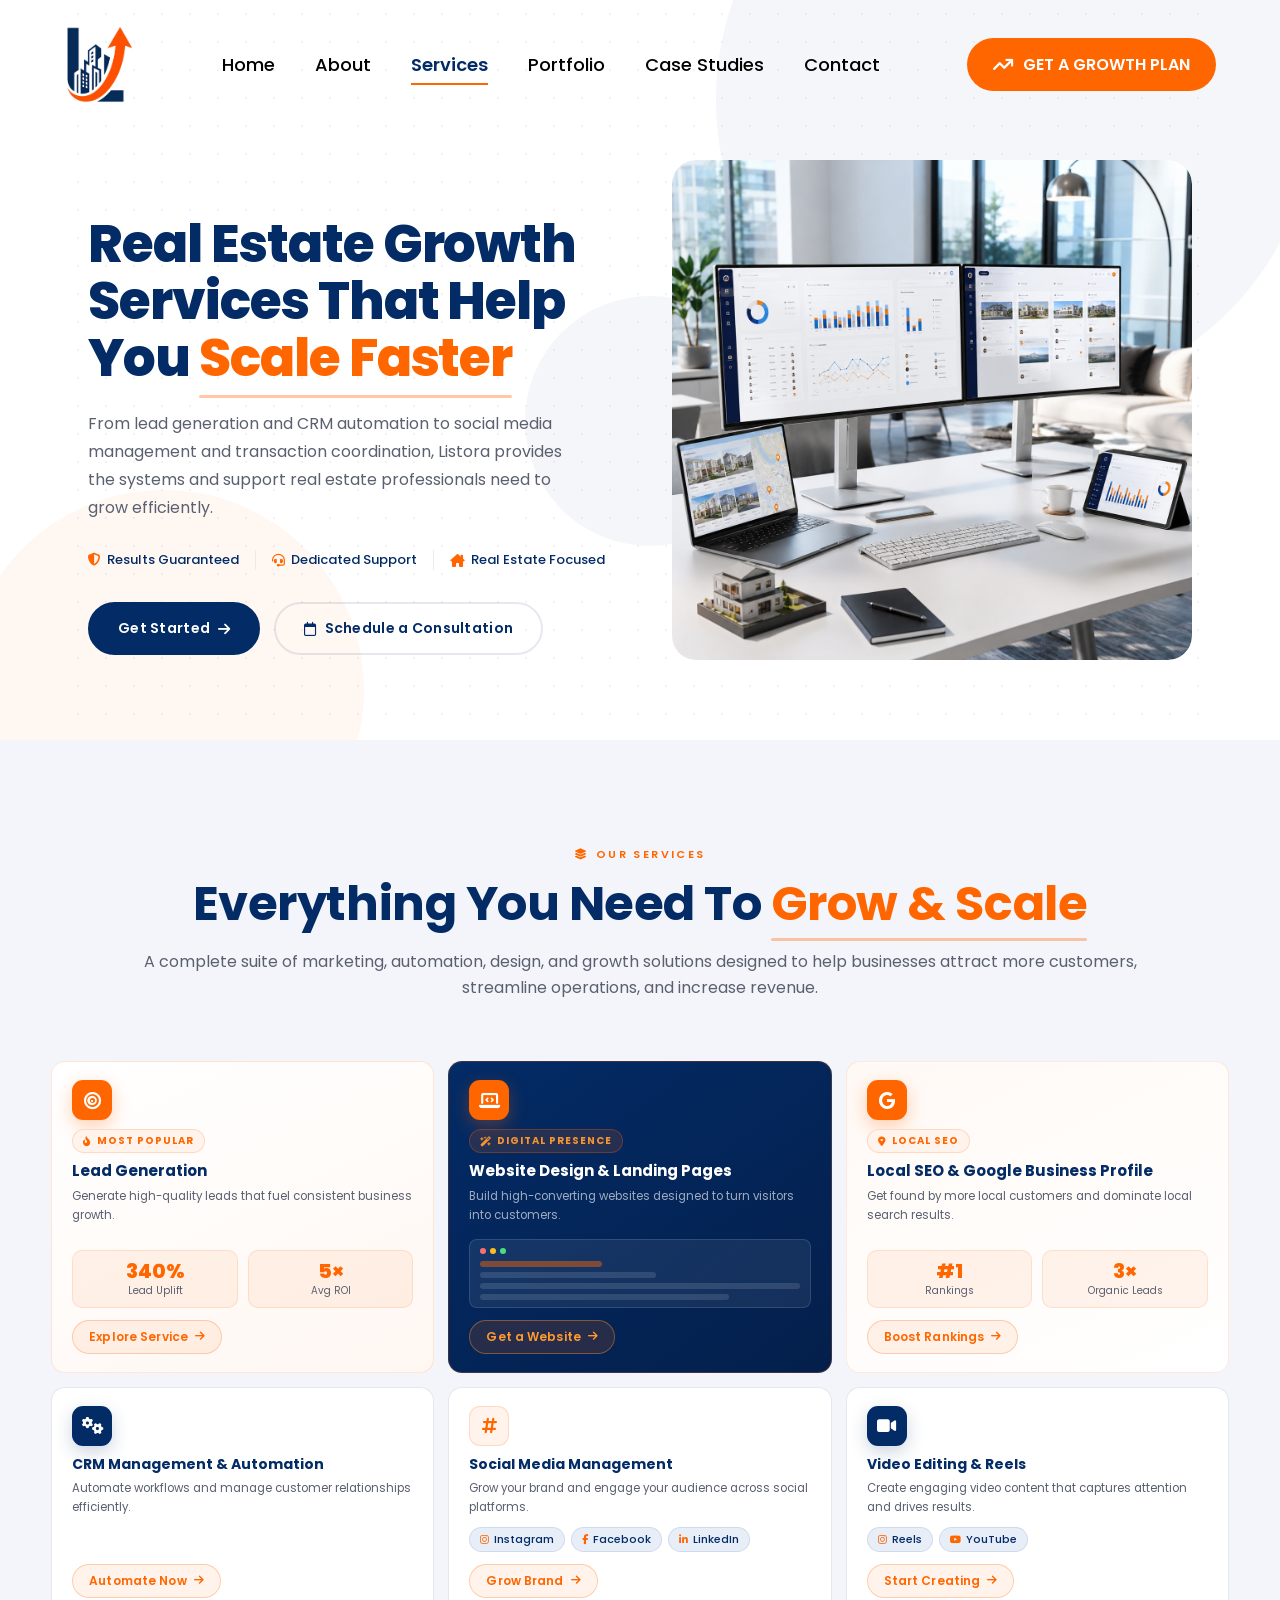
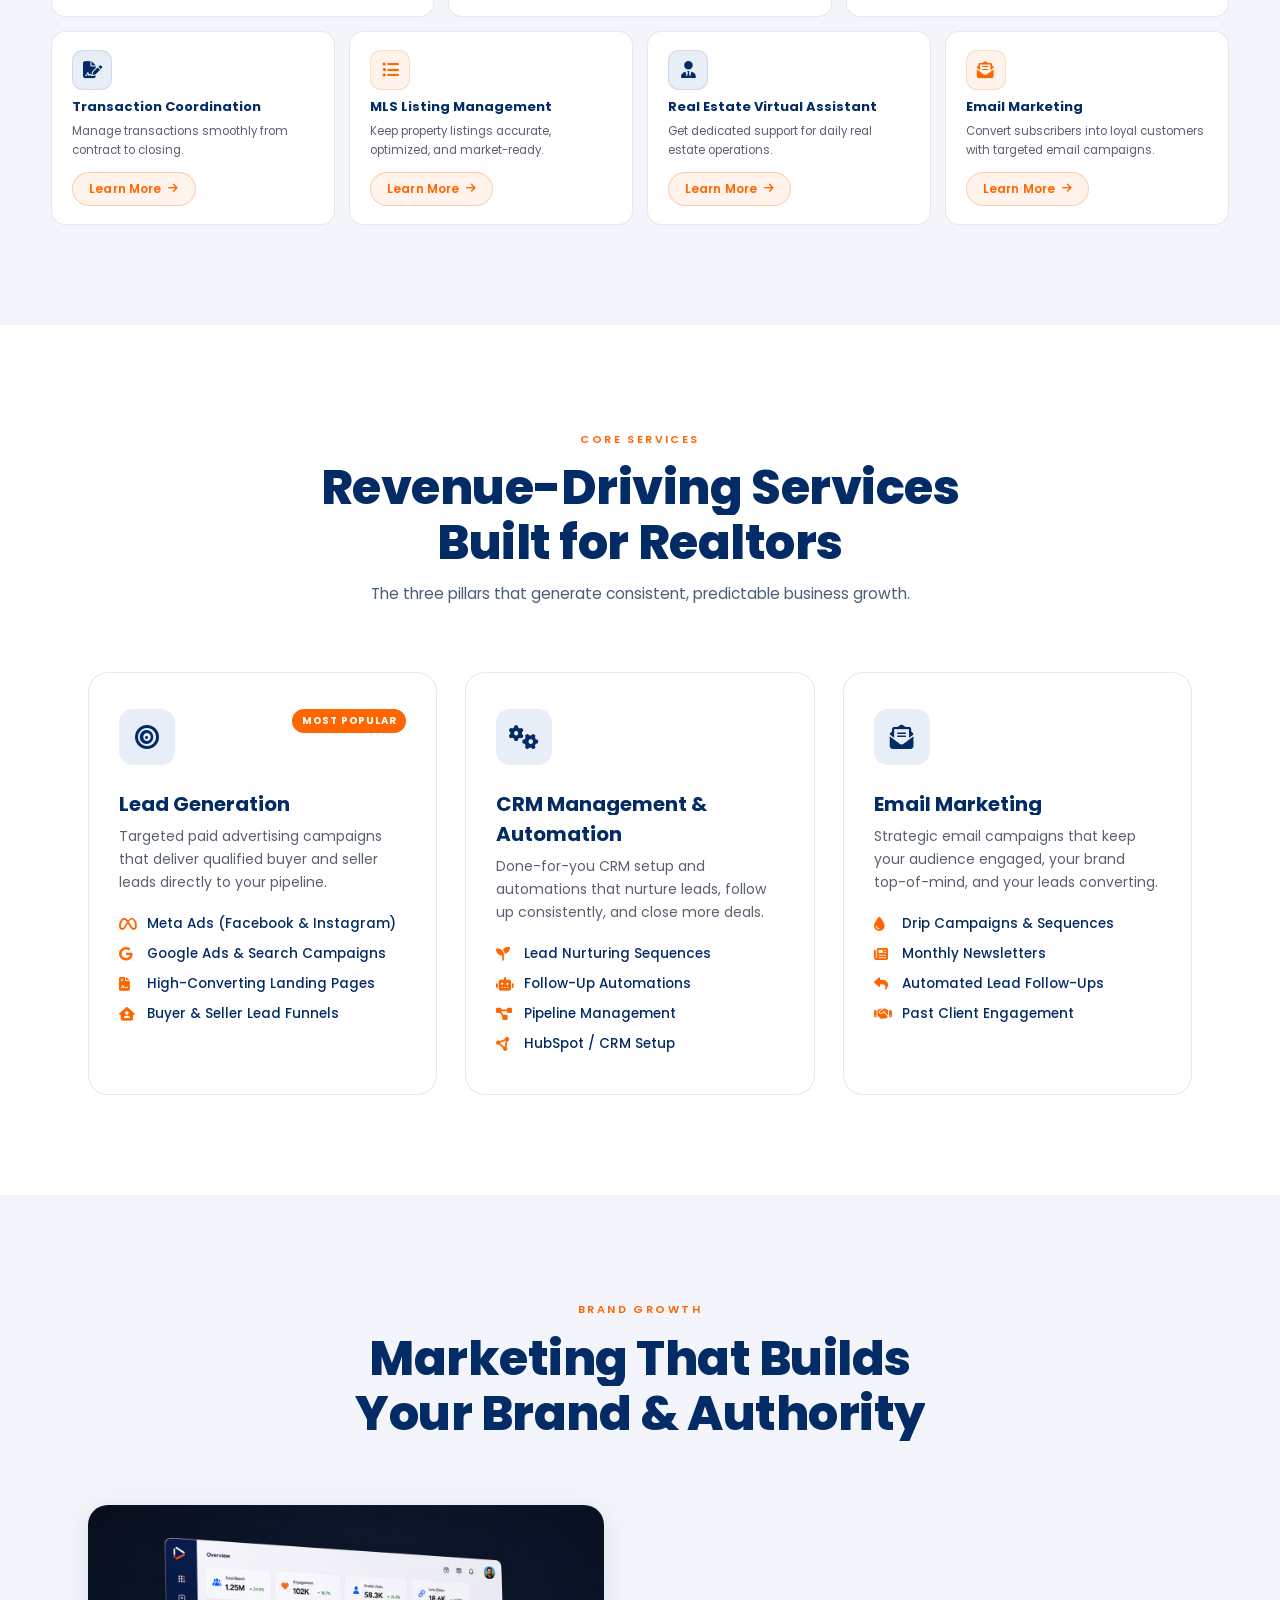
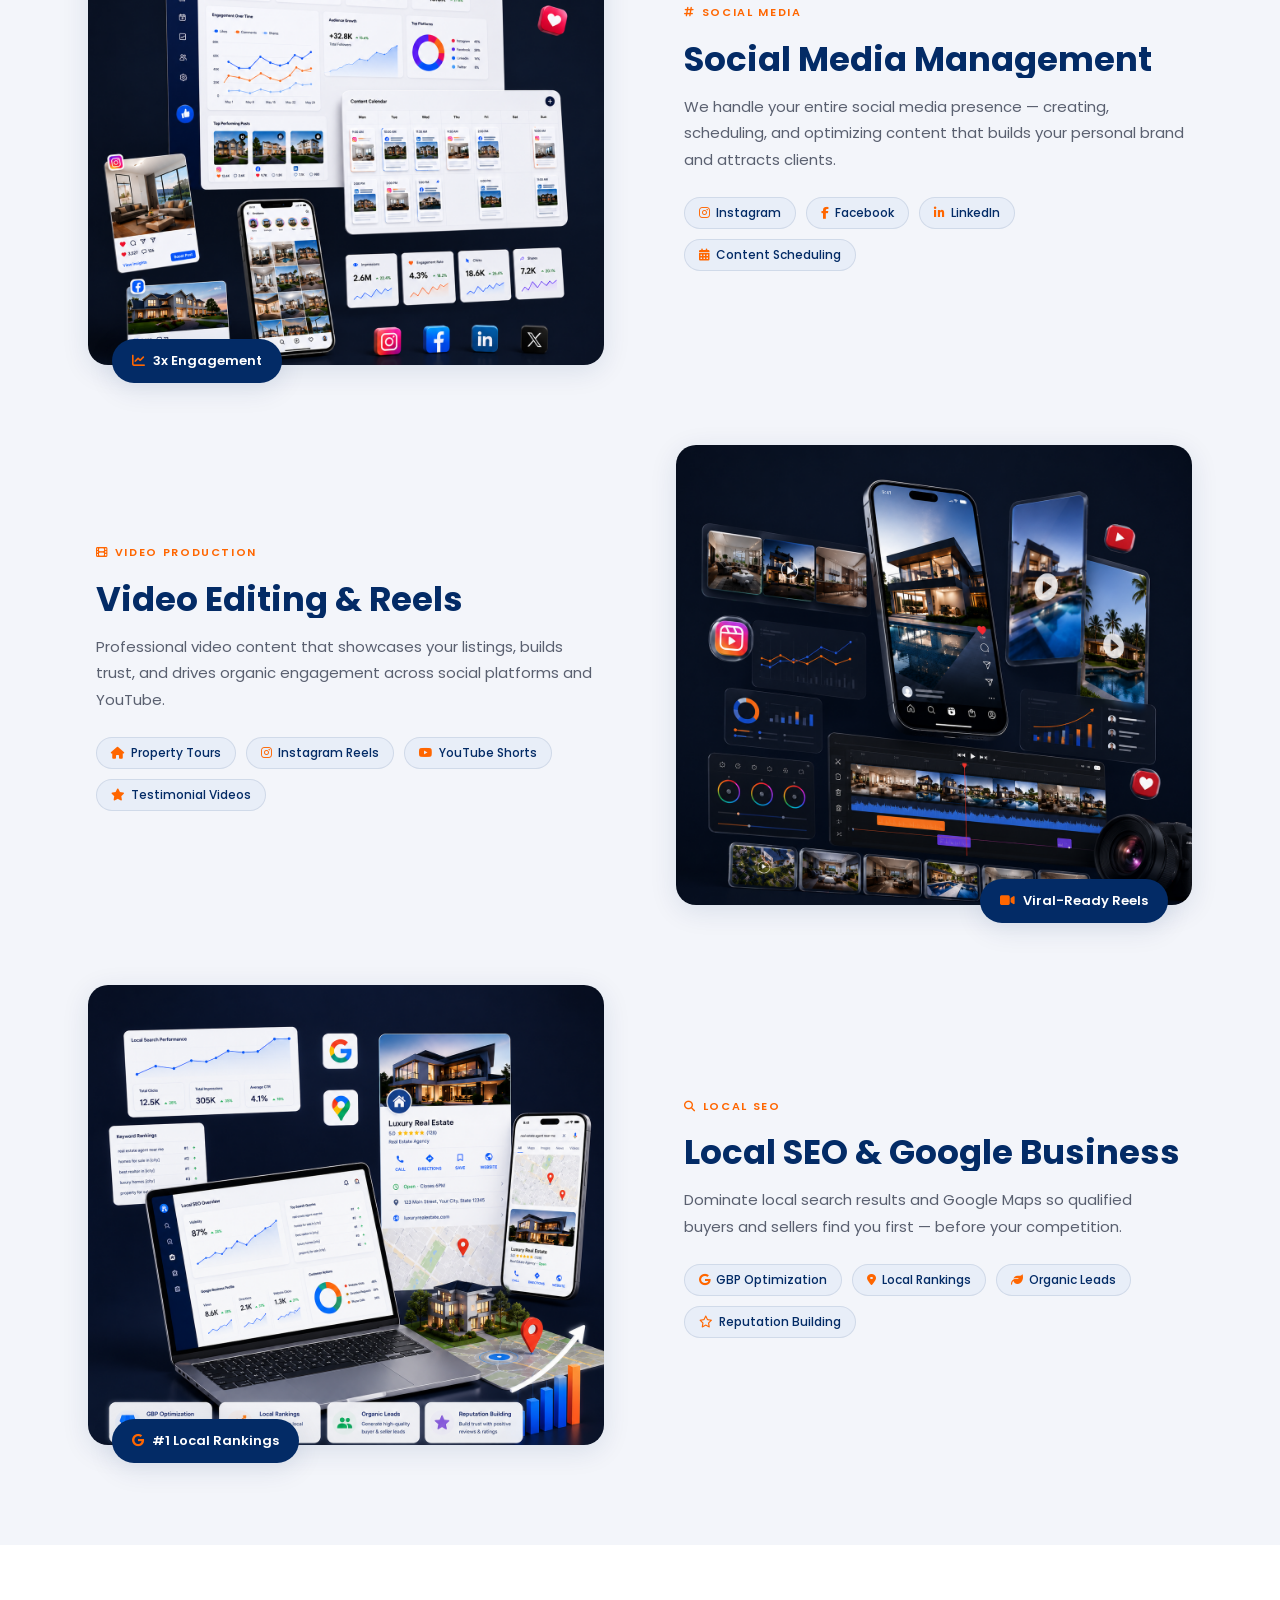
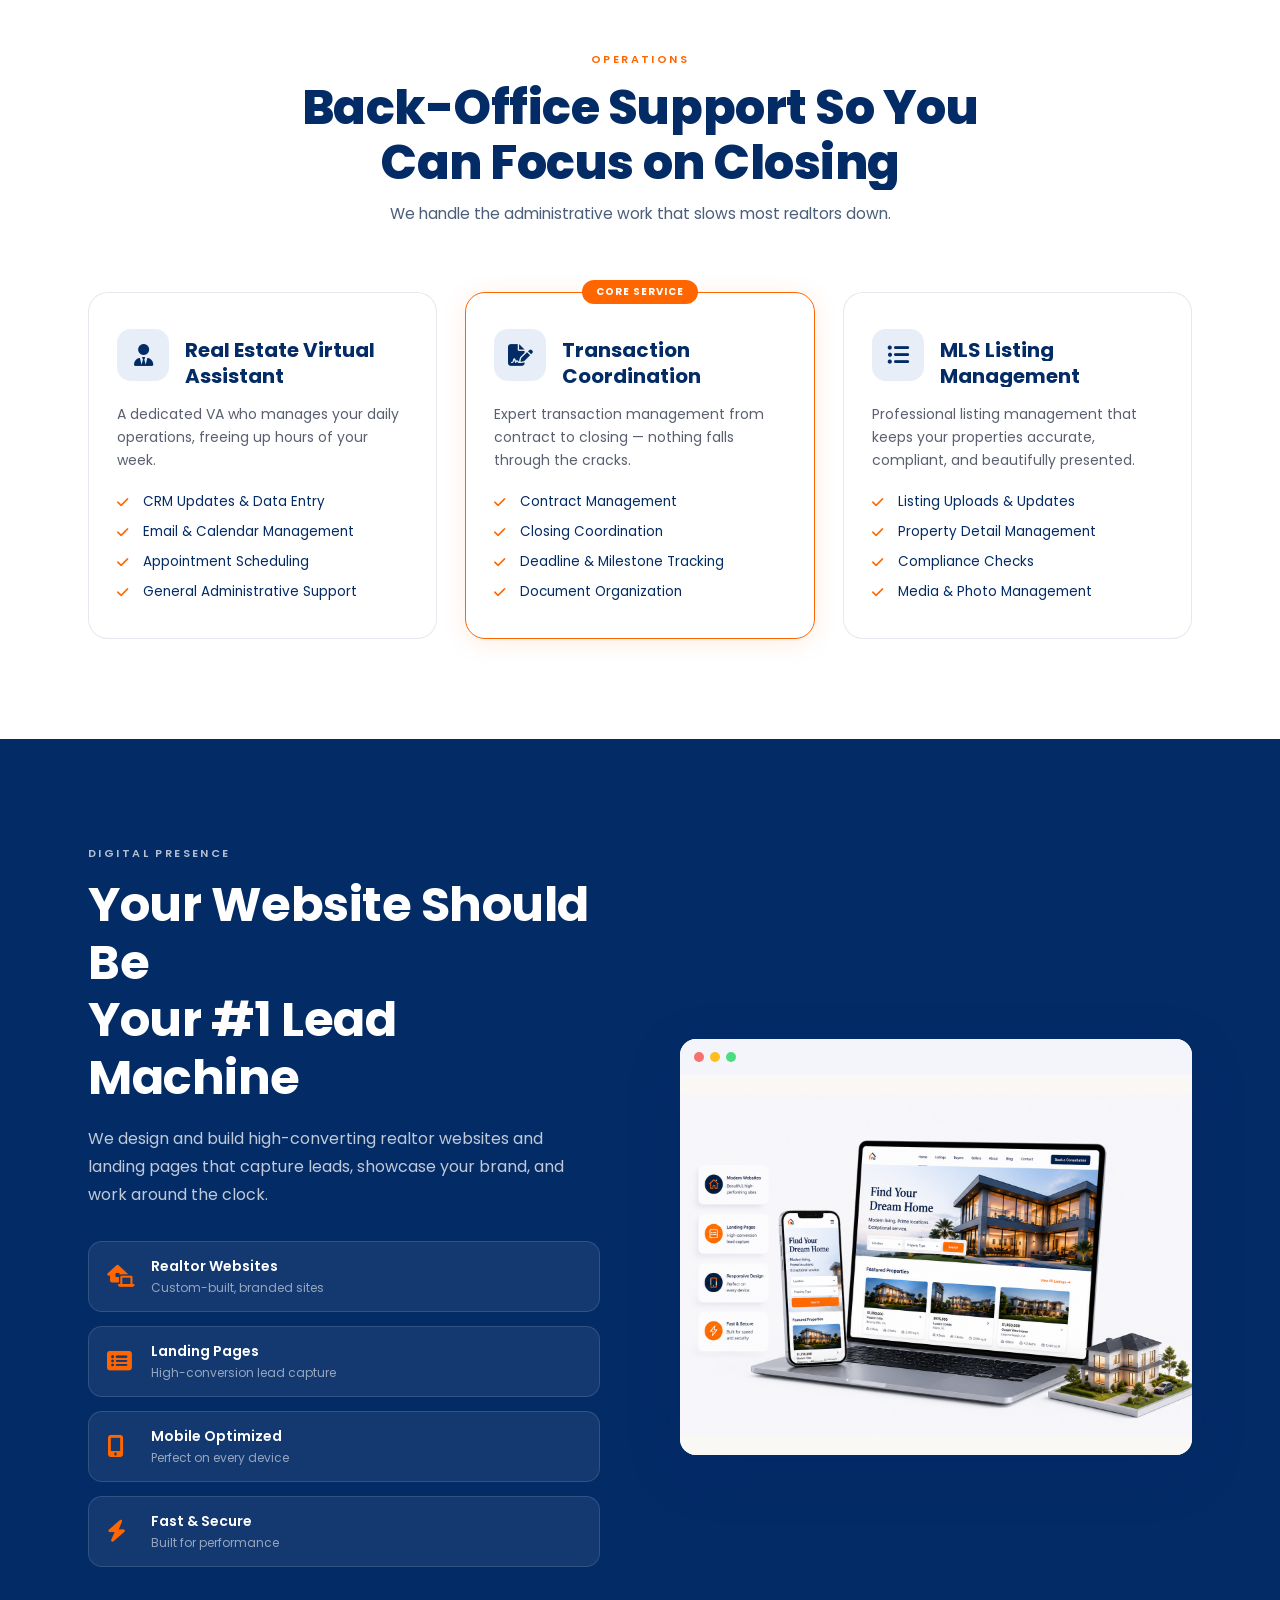
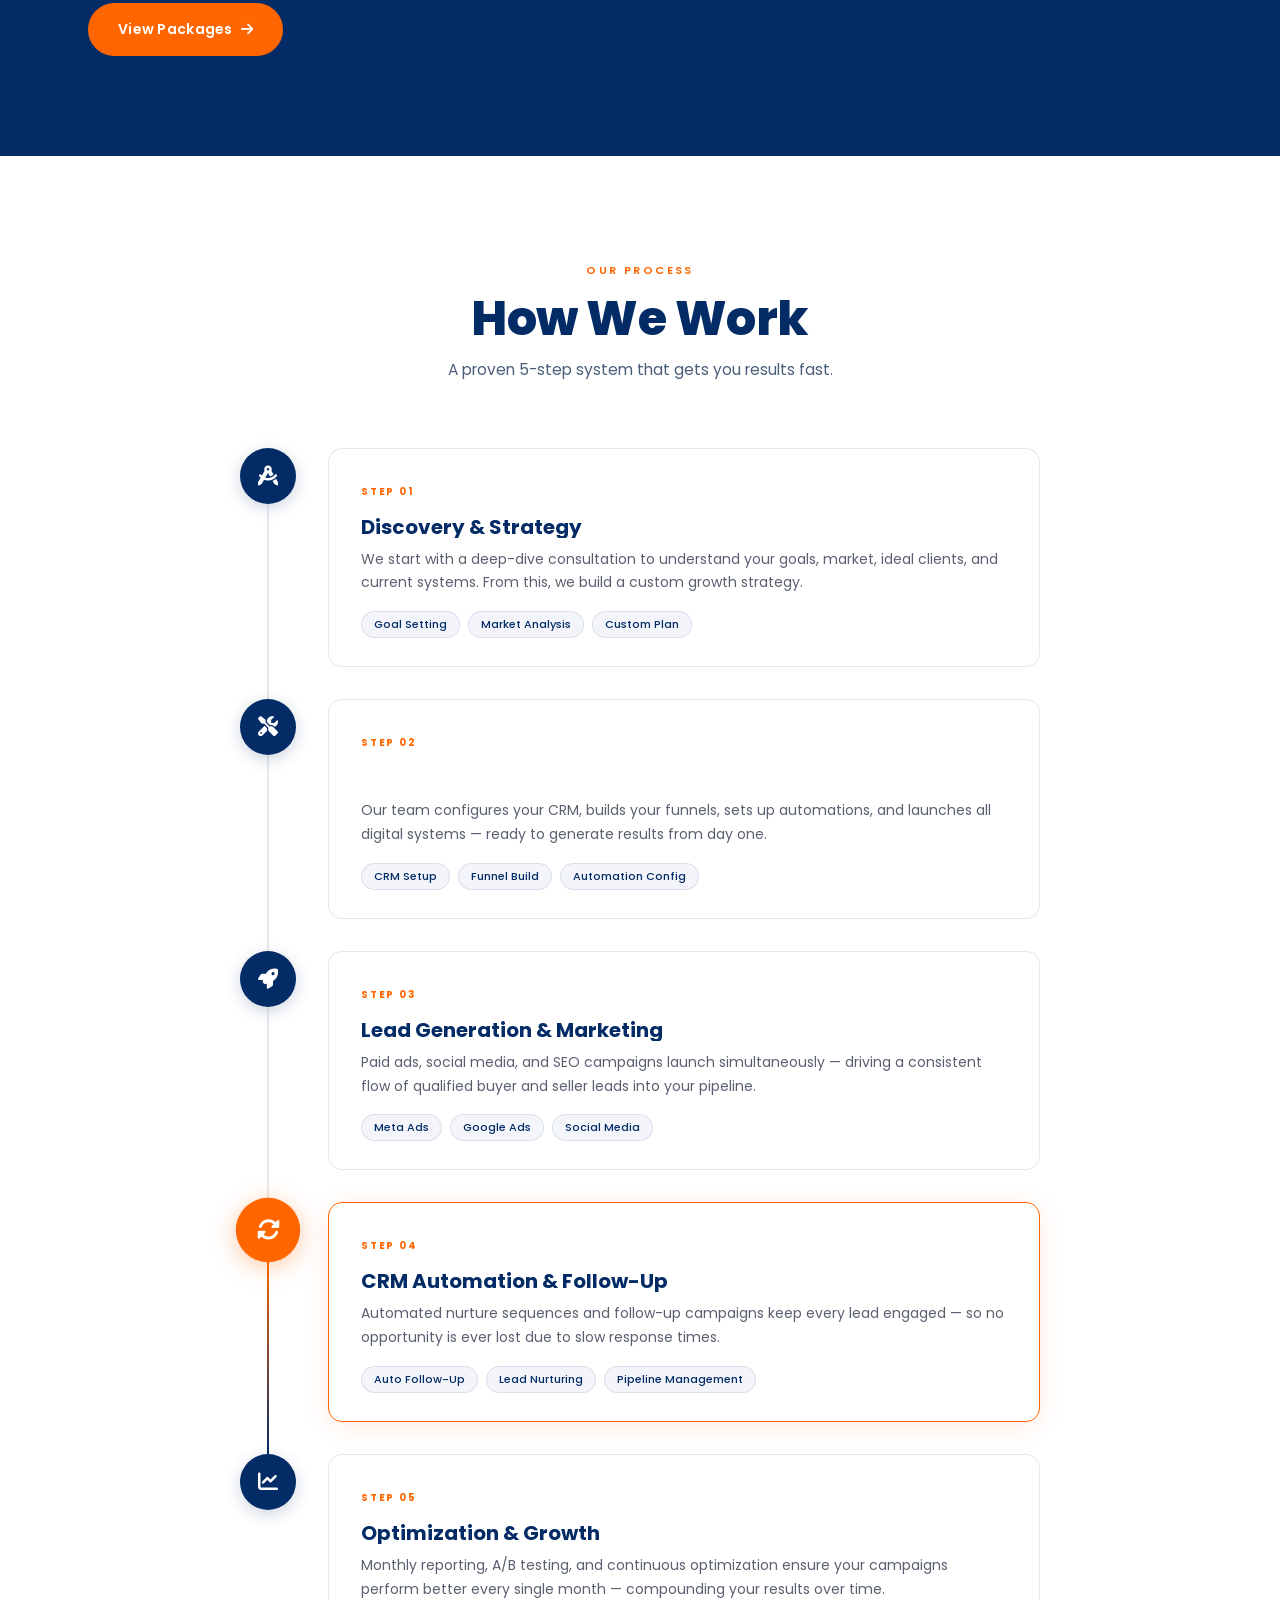
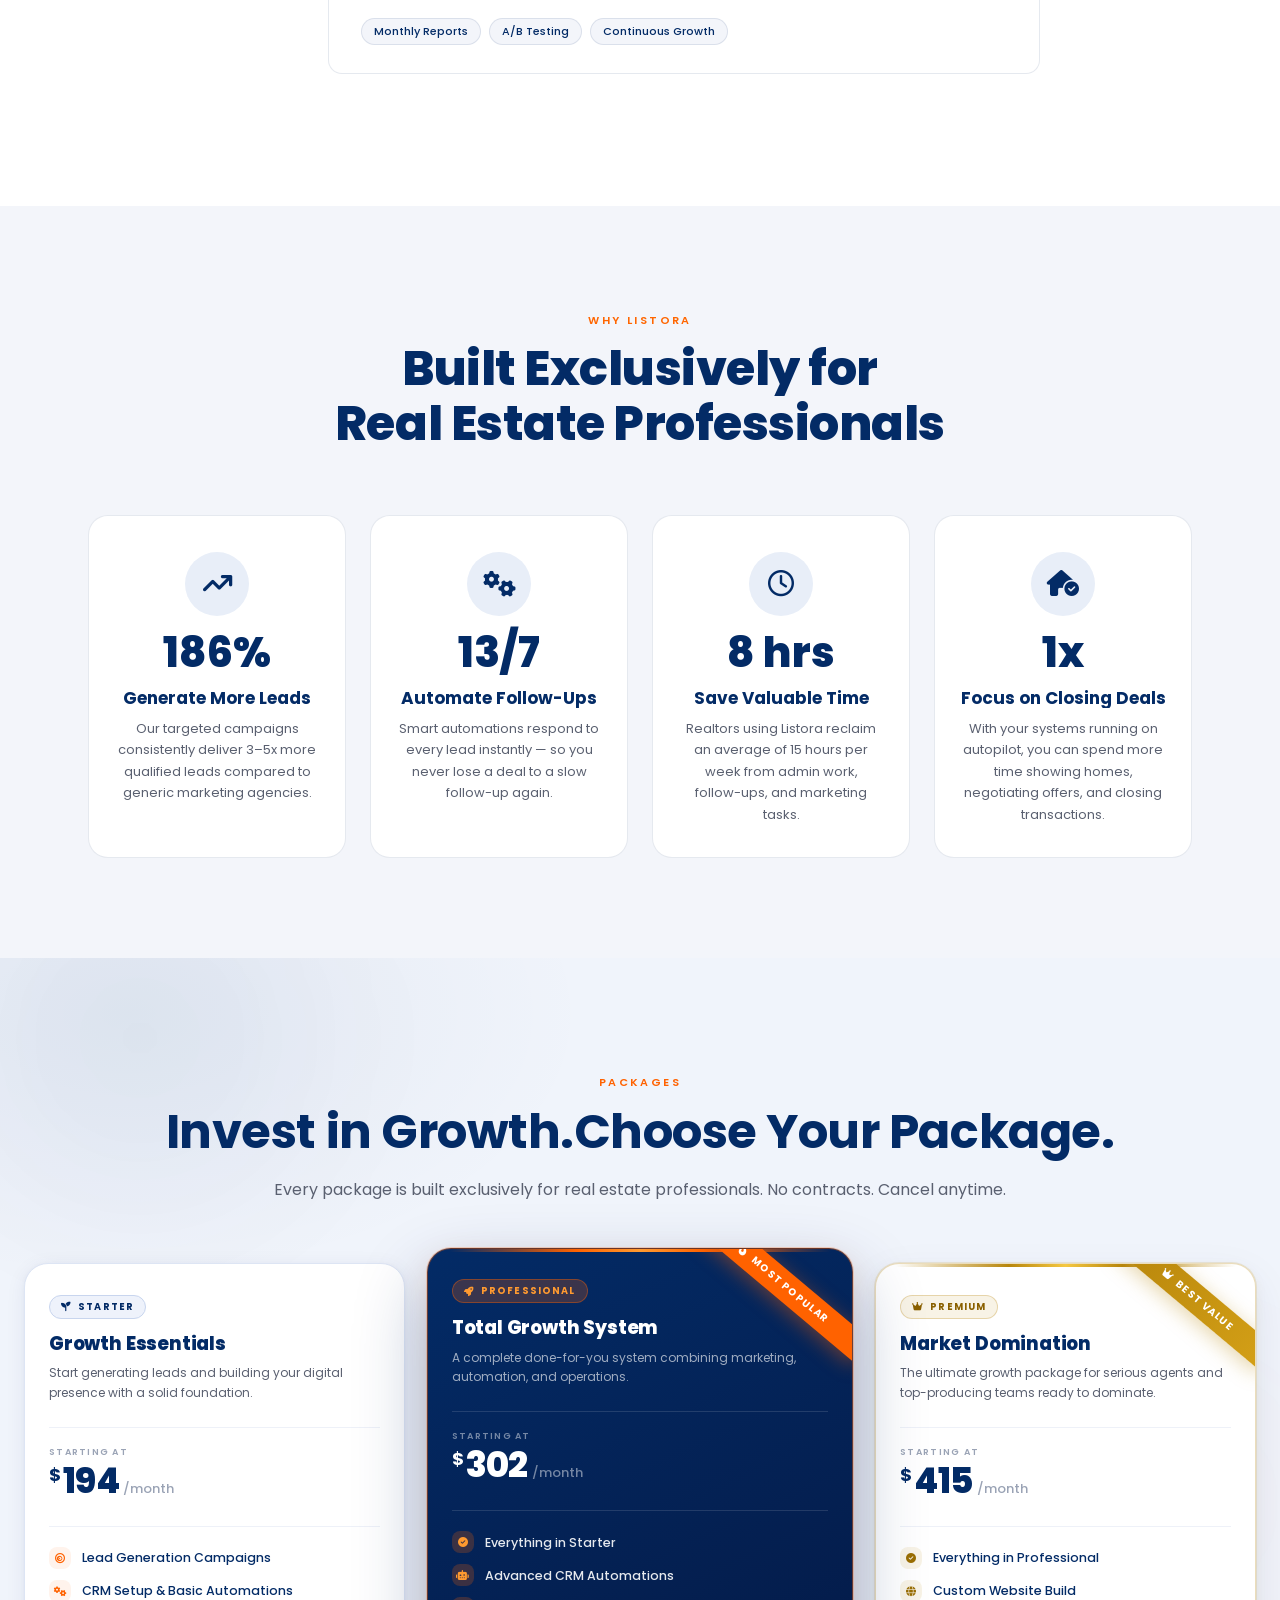
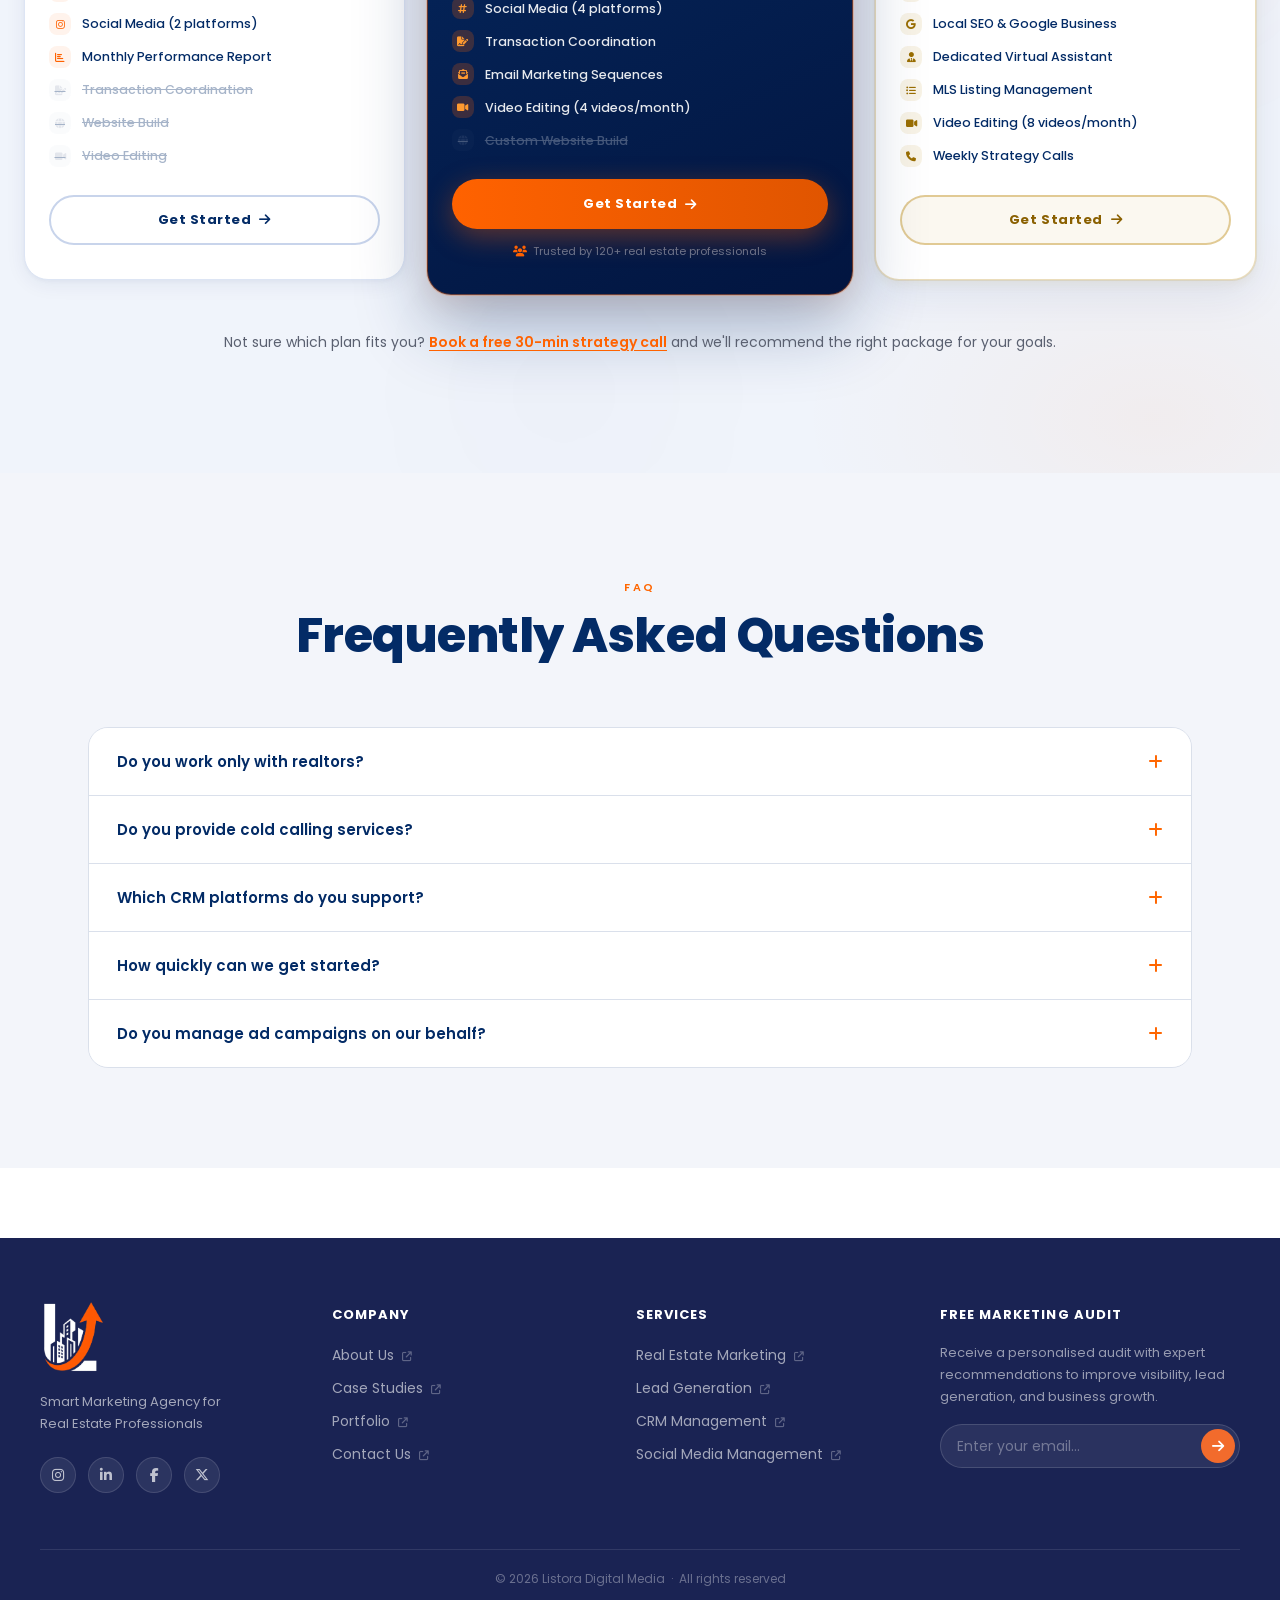
<file: service.html>
<!DOCTYPE html>
<html lang="en">

<head>
    <meta charset="UTF-8">
    <meta name="viewport" content="width=device-width, initial-scale=1.0">
    <meta name="description"
        content="Listora Services — Lead generation, CRM automation, social media, transaction coordination, and more for real estate professionals.">
    <title>Services | Listora Digital Media</title>

    <link rel="preconnect" href="https://fonts.googleapis.com">
    <link rel="preconnect" href="https://fonts.gstatic.com" crossorigin>
    <link href="https://fonts.googleapis.com/css2?family=Poppins:wght@300;400;500;600;700;800&display=swap"
        rel="stylesheet">
    <link rel="stylesheet" href="https://cdnjs.cloudflare.com/ajax/libs/font-awesome/6.6.0/css/all.min.css">

    <!-- style.css first — provides navbar, footer, drawer shared styles -->
    <link rel="stylesheet" href="style.css">
    <link rel="stylesheet" href="drawer.css">
    <link rel="stylesheet" href="service.css">
</head>

<body>

    <!-- ═══════════════════════════════════════════
         OVERLAY
    ═══════════════════════════════════════════ -->
    <div class="nav-overlay" id="navOverlay" aria-hidden="true"></div>

    <!-- ═══════════════════════════════════════════
         MOBILE DRAWER — exact copy from index.html
         Active state: Services
    ═══════════════════════════════════════════ -->
    <nav class="nav-drawer" id="navDrawer" aria-label="Mobile navigation" aria-hidden="true">

        <div class="drawer-header">
            <a href="index.html" class="drawer-logo">
                <img src="logo.png" alt="Listora">
            </a>
            <button class="drawer-close-btn" id="drawerCloseBtn" aria-label="Close navigation">
                <span class="drawer-close-icon">
                    <span></span>
                    <span></span>
                </span>
            </button>
        </div>

        <ul class="drawer-links" role="list">
            <li class="drawer-link-item" style="--i:0">
                <a href="index.html" class="drawer-link">
                    <span class="drawer-link-num">01</span>
                    <span class="drawer-link-text">Home</span>
                    <i class="fa-solid fa-arrow-right drawer-link-arrow" aria-hidden="true"></i>
                </a>
            </li>
            <li class="drawer-link-item" style="--i:1">
                <a href="about.html" class="drawer-link">
                    <span class="drawer-link-num">02</span>
                    <span class="drawer-link-text">About</span>
                    <i class="fa-solid fa-arrow-right drawer-link-arrow" aria-hidden="true"></i>
                </a>
            </li>
            <li class="drawer-link-item" style="--i:2">
                <a href="service.html" class="drawer-link active">
                    <span class="drawer-link-num">03</span>
                    <span class="drawer-link-text">Services</span>
                    <i class="fa-solid fa-arrow-right drawer-link-arrow" aria-hidden="true"></i>
                </a>
            </li>
            <li class="drawer-link-item" style="--i:3">
                <a href="portfolio.html" class="drawer-link">
                    <span class="drawer-link-num">04</span>
                    <span class="drawer-link-text">Portfolio</span>
                    <i class="fa-solid fa-arrow-right drawer-link-arrow" aria-hidden="true"></i>
                </a>
            </li>
            <li class="drawer-link-item" style="--i:3">
                <a href="casestudies.html" class="drawer-link">
                    <span class="drawer-link-num">05</span>
                    <span class="drawer-link-text">Case Studies</span>
                    <i class="fa-solid fa-arrow-right drawer-link-arrow" aria-hidden="true"></i>
                </a>
            </li>
            <li class="drawer-link-item" style="--i:4">
                <a href="contact.html" class="drawer-link">
                    <span class="drawer-link-num">06</span>
                    <span class="drawer-link-text">Contact</span>
                    <i class="fa-solid fa-arrow-right drawer-link-arrow" aria-hidden="true"></i>
                </a>
            </li>
        </ul>

        <div class="drawer-cta-wrap" style="--i:5">
            <a href="contact.html" class="drawer-cta-btn">
                <i class="fa-solid fa-arrow-trend-up" aria-hidden="true"></i>
                GET A GROWTH PLAN
            </a>
        </div>

        <div class="drawer-footer" style="--i:6">
            <p class="drawer-footer-text">Smart Marketing Agency for Real Estate Professionals</p>
            <div class="drawer-social-links">
                <a href="#" aria-label="Instagram"><i class="fa-brands fa-instagram" aria-hidden="true"></i></a>
                <a href="#" aria-label="LinkedIn"><i class="fa-brands fa-linkedin-in" aria-hidden="true"></i></a>
                <a href="#" aria-label="Facebook"><i class="fa-brands fa-facebook-f" aria-hidden="true"></i></a>
                <a href="#" aria-label="X / Twitter"><i class="fa-brands fa-x-twitter" aria-hidden="true"></i></a>
            </div>
        </div>

        <div class="drawer-accent" aria-hidden="true"></div>
    </nav>

    <!-- ═══════════════════════════════════════════
         SERVICE HERO — white bg, navbar inside
    ═══════════════════════════════════════════ -->
    <header class="svc-hero">

        <!-- NAVBAR — exact copy from index.html, Services active -->
        <nav class="navbar" aria-label="Primary navigation">
            <a href="index.html" class="logo">
                <img src="logo.png" alt="Listora home">
            </a>
            <ul class="nav-links" id="desktopNavLinks" role="list">
                <li><a href="index.html">Home</a></li>
                <li><a href="about.html">About</a></li>
                <li><a href="service.html" class="active" aria-current="page">Services</a></li>
                <li><a href="portfolio.html">Portfolio</a></li>
                <li><a href="casestudies.html">Case Studies</a></li>
                <li><a href="contact.html">Contact</a></li>
            </ul>
            <a href="contact.html" class="subscribe-btn">
                <i class="fa-solid fa-arrow-trend-up" aria-hidden="true"></i>
                GET A GROWTH PLAN
            </a>
            <button class="menu-btn" id="menuBtn" aria-label="Open navigation" aria-expanded="false"
                aria-controls="navDrawer">
                <span></span>
                <span></span>
                <span></span>
            </button>
        </nav>

        <!-- HERO CONTENT -->
        <div class="svc-hero__inner container">

            <!-- Animated background shapes -->
            <div class="svc-hero__bg" aria-hidden="true">
                <div class="bg-shape bg-shape--1"></div>
                <div class="bg-shape bg-shape--2"></div>
                <div class="bg-shape bg-shape--3"></div>
                <div class="bg-dots"></div>
            </div>

            <!-- Left: Text -->
            <div class="svc-hero__content">
                <h1 class="svc-hero__headline">
                    Real Estate Growth Services That Help You
                    <span class="svc-highlight">Scale Faster</span>
                </h1>
                <p class="svc-hero__sub">
                    From lead generation and CRM automation to social media management and transaction coordination,
                    Listora provides the systems and support real estate professionals need to grow efficiently.
                </p>
                <div class="svc-hero__trust">
                    <div class="trust-item">
                        <i class="fa-solid fa-shield-halved" aria-hidden="true"></i>
                        <span>Results Guaranteed</span>
                    </div>
                    <div class="trust-divider" aria-hidden="true"></div>
                    <div class="trust-item">
                        <i class="fa-solid fa-headset" aria-hidden="true"></i>
                        <span>Dedicated Support</span>
                    </div>
                    <div class="trust-divider" aria-hidden="true"></div>
                    <div class="trust-item">
                        <i class="fa-solid fa-house-chimney" aria-hidden="true"></i>
                        <span>Real Estate Focused</span>
                    </div>
                </div>
                <div class="svc-hero__btns">
                    <a href="#packages" class="btn btn--primary">
                        Get Started
                        <i class="fa-solid fa-arrow-right" aria-hidden="true"></i>
                    </a>
                    <a href="contact.html" class="btn btn--outline">
                        <i class="fa-regular fa-calendar" aria-hidden="true"></i>
                        Schedule a Consultation
                    </a>
                </div>
            </div>

            <!-- Right: Image -->
            <div class="svc-hero__visual">
                <div class="svc-hero__img-wrap">
                    <img src="s4.png" alt="Real estate professional using Listora"
                        class="svc-hero__img svc-img-reveal" />
                </div>
            </div>

        </div>
    </header>

    <!-- ═══════════════════════════════════════════
         MAIN CONTENT
    ═══════════════════════════════════════════ -->
    <main>

        <!-- ═══════════════════════════════════════════
             BENTO GRID — ALL SERVICES OVERVIEW
        ═══════════════════════════════════════════ -->
        <section class="svc-bento section-pad bg-soft" id="all-services" aria-labelledby="bento-heading">
            <div class="svc-bento__container">

                <!-- Header -->
                <div class="svc-bento__header svc-reveal">
                    <span class="section-label">
                        <i class="fa-solid fa-layer-group" aria-hidden="true"></i>
                        Our Services
                    </span>
                    <h2 class="section-title svc-heading" id="bento-heading">
                        Everything You Need To <span class="svc-highlight">Grow &amp; Scale</span>
                    </h2>
                    <p class="section-sub svc-para">
                        A complete suite of marketing, automation, design, and growth solutions designed to help
                        businesses attract more customers, streamline operations, and increase revenue.
                    </p>
                </div>

                <!-- Bento Grid -->
                <div class="svc-bento__grid" role="list">

                    <!-- ── LARGE: Lead Generation ── -->
                    <article class="svc-bc svc-bc--lg svc-bc--accent svc-reveal" data-delay="0" role="listitem"
                        tabindex="0" aria-label="Lead Generation">
                        <div class="svc-bc__glow" aria-hidden="true"></div>
                        <div class="svc-bc__icon svc-bc__icon--inv">
                            <i class="fa-solid fa-bullseye" aria-hidden="true"></i>
                        </div>
                        <div class="svc-bc__tag">
                            <i class="fa-solid fa-fire-flame-curved" aria-hidden="true"></i> Most Popular
                        </div>
                        <h3 class="svc-bc__title">Lead Generation</h3>
                        <p class="svc-bc__desc">Generate high-quality leads that fuel consistent business growth.</p>
                        <div class="svc-bc__stats" aria-hidden="true">
                            <div class="svc-bc__stat">
                                <span class="svc-bc__stat-num">340%</span>
                                <span class="svc-bc__stat-lbl">Lead Uplift</span>
                            </div>
                            <div class="svc-bc__stat">
                                <span class="svc-bc__stat-num">5×</span>
                                <span class="svc-bc__stat-lbl">Avg ROI</span>
                            </div>
                        </div>
                        <a href="lead.html" class="svc-bc__cta" aria-label="Explore Lead Generation">
                            Explore Service <i class="fa-solid fa-arrow-right" aria-hidden="true"></i>
                        </a>
                        <div class="svc-bc__border-glow" aria-hidden="true"></div>
                    </article>

                    <!-- ── LARGE: Website Design ── -->
                    <article class="svc-bc svc-bc--lg svc-bc--navy svc-reveal" data-delay="60" role="listitem"
                        tabindex="0" aria-label="Website Design and Landing Pages">
                        <div class="svc-bc__glow" aria-hidden="true"></div>
                        <div class="svc-bc__icon svc-bc__icon--orange">
                            <i class="fa-solid fa-laptop-code" aria-hidden="true"></i>
                        </div>
                        <div class="svc-bc__tag svc-bc__tag--light">
                            <i class="fa-solid fa-wand-magic-sparkles" aria-hidden="true"></i> Digital Presence
                        </div>
                        <h3 class="svc-bc__title svc-bc__title--light">Website Design &amp; Landing Pages</h3>
                        <p class="svc-bc__desc svc-bc__desc--light">Build high-converting websites designed to turn
                            visitors into customers.</p>
                        <!-- Mini browser mockup -->
                        <div class="svc-bc__mockup" aria-hidden="true">
                            <div class="svc-bc__mockup-bar">
                                <span></span><span></span><span></span>
                            </div>
                            <div class="svc-bc__mockup-lines">
                                <div class="svc-bc__ml svc-bc__ml--orange"></div>
                                <div class="svc-bc__ml svc-bc__ml--short"></div>
                                <div class="svc-bc__ml svc-bc__ml--full"></div>
                                <div class="svc-bc__ml svc-bc__ml--med"></div>
                            </div>
                        </div>
                        <a href="website.html" class="svc-bc__cta svc-bc__cta--light" aria-label="Get a Website">
                            Get a Website <i class="fa-solid fa-arrow-right" aria-hidden="true"></i>
                        </a>
                        <div class="svc-bc__border-glow" aria-hidden="true"></div>
                    </article>

                    <!-- ── LARGE: Local SEO ── -->
                    <article class="svc-bc svc-bc--lg svc-bc--warm svc-reveal" data-delay="120" role="listitem"
                        tabindex="0" aria-label="Local SEO and Google Business Profile">
                        <div class="svc-bc__glow" aria-hidden="true"></div>
                        <div class="svc-bc__icon svc-bc__icon--inv">
                            <i class="fa-brands fa-google" aria-hidden="true"></i>
                        </div>
                        <div class="svc-bc__tag">
                            <i class="fa-solid fa-location-dot" aria-hidden="true"></i> Local SEO
                        </div>
                        <h3 class="svc-bc__title">Local SEO &amp; Google Business Profile</h3>
                        <p class="svc-bc__desc">Get found by more local customers and dominate local search results.</p>
                        <div class="svc-bc__stats" aria-hidden="true">
                            <div class="svc-bc__stat">
                                <span class="svc-bc__stat-num">#1</span>
                                <span class="svc-bc__stat-lbl">Rankings</span>
                            </div>
                            <div class="svc-bc__stat">
                                <span class="svc-bc__stat-num">3×</span>
                                <span class="svc-bc__stat-lbl">Organic Leads</span>
                            </div>
                        </div>
                        <a href="LOCALSEO.HTML" class="svc-bc__cta" aria-label="Boost Local Rankings">
                            Boost Rankings <i class="fa-solid fa-arrow-right" aria-hidden="true"></i>
                        </a>
                        <div class="svc-bc__border-glow" aria-hidden="true"></div>
                    </article>

                    <!-- ── MEDIUM: CRM Management ── -->
                    <article class="svc-bc svc-bc--md svc-reveal" data-delay="180" role="listitem" tabindex="0"
                        aria-label="CRM Management and Automation">
                        <div class="svc-bc__glow" aria-hidden="true"></div>
                        <div class="svc-bc__icon svc-bc__icon--blue">
                            <i class="fa-solid fa-gears" aria-hidden="true"></i>
                        </div>
                        <h3 class="svc-bc__title">CRM Management &amp; Automation</h3>
                        <p class="svc-bc__desc">Automate workflows and manage customer relationships efficiently.</p>
                        <a href="CRM.HTML" class="svc-bc__cta">
                            Automate Now <i class="fa-solid fa-arrow-right" aria-hidden="true"></i>
                        </a>
                        <div class="svc-bc__border-glow" aria-hidden="true"></div>
                    </article>

                    <!-- ── MEDIUM: Social Media ── -->
                    <article class="svc-bc svc-bc--md svc-reveal" data-delay="240" role="listitem" tabindex="0"
                        aria-label="Social Media Management">
                        <div class="svc-bc__glow" aria-hidden="true"></div>
                        <div class="svc-bc__icon svc-bc__icon--orange-soft">
                            <i class="fa-solid fa-hashtag" aria-hidden="true"></i>
                        </div>
                        <h3 class="svc-bc__title">Social Media Management</h3>
                        <p class="svc-bc__desc">Grow your brand and engage your audience across social platforms.</p>
                        <div class="svc-bc__chips" aria-hidden="true">
                            <span><i class="fa-brands fa-instagram" aria-hidden="true"></i> Instagram</span>
                            <span><i class="fa-brands fa-facebook-f" aria-hidden="true"></i> Facebook</span>
                            <span><i class="fa-brands fa-linkedin-in" aria-hidden="true"></i> LinkedIn</span>
                        </div>
                        <a href="socialmedia.html" class="svc-bc__cta">
                            Grow Brand <i class="fa-solid fa-arrow-right" aria-hidden="true"></i>
                        </a>
                        <div class="svc-bc__border-glow" aria-hidden="true"></div>
                    </article>

                    <!-- ── MEDIUM: Video Editing ── -->
                    <article class="svc-bc svc-bc--md svc-reveal" data-delay="300" role="listitem" tabindex="0"
                        aria-label="Video Editing and Reels">
                        <div class="svc-bc__glow" aria-hidden="true"></div>
                        <div class="svc-bc__icon svc-bc__icon--blue">
                            <i class="fa-solid fa-video" aria-hidden="true"></i>
                        </div>
                        <h3 class="svc-bc__title">Video Editing &amp; Reels</h3>
                        <p class="svc-bc__desc">Create engaging video content that captures attention and drives
                            results.</p>
                        <div class="svc-bc__chips" aria-hidden="true">
                            <span><i class="fa-brands fa-instagram" aria-hidden="true"></i> Reels</span>
                            <span><i class="fa-brands fa-youtube" aria-hidden="true"></i> YouTube</span>
                        </div>
                        <a href="reels.html" class="svc-bc__cta">
                            Start Creating <i class="fa-solid fa-arrow-right" aria-hidden="true"></i>
                        </a>
                        <div class="svc-bc__border-glow" aria-hidden="true"></div>
                    </article>

                    <!-- ── SMALL: Transaction Coordination ── -->
                    <article class="svc-bc svc-bc--sm svc-reveal" data-delay="360" role="listitem" tabindex="0"
                        aria-label="Transaction Coordination">
                        <div class="svc-bc__glow" aria-hidden="true"></div>
                        <div class="svc-bc__icon svc-bc__icon--blue-soft">
                            <i class="fa-solid fa-file-signature" aria-hidden="true"></i>
                        </div>
                        <h3 class="svc-bc__title">Transaction Coordination</h3>
                        <p class="svc-bc__desc">Manage transactions smoothly from contract to closing.</p>
                        <a href="tc.html" class="svc-bc__cta">
                            Learn More <i class="fa-solid fa-arrow-right" aria-hidden="true"></i>
                        </a>
                        <div class="svc-bc__border-glow" aria-hidden="true"></div>
                    </article>

                    <!-- ── SMALL: MLS Listing ── -->
                    <article class="svc-bc svc-bc--sm svc-reveal" data-delay="420" role="listitem" tabindex="0"
                        aria-label="MLS Listing Management">
                        <div class="svc-bc__glow" aria-hidden="true"></div>
                        <div class="svc-bc__icon svc-bc__icon--orange-soft">
                            <i class="fa-solid fa-list-ul" aria-hidden="true"></i>
                        </div>
                        <h3 class="svc-bc__title">MLS Listing Management</h3>
                        <p class="svc-bc__desc">Keep property listings accurate, optimized, and market-ready.</p>
                        <a href="MLS.HTML" class="svc-bc__cta">
                            Learn More <i class="fa-solid fa-arrow-right" aria-hidden="true"></i>
                        </a>
                        <div class="svc-bc__border-glow" aria-hidden="true"></div>
                    </article>

                    <!-- ── SMALL: Virtual Assistant ── -->
                    <article class="svc-bc svc-bc--sm svc-reveal" data-delay="480" role="listitem" tabindex="0"
                        aria-label="Real Estate Virtual Assistant">
                        <div class="svc-bc__glow" aria-hidden="true"></div>
                        <div class="svc-bc__icon svc-bc__icon--blue-soft">
                            <i class="fa-solid fa-user-tie" aria-hidden="true"></i>
                        </div>
                        <h3 class="svc-bc__title">Real Estate Virtual Assistant</h3>
                        <p class="svc-bc__desc">Get dedicated support for daily real estate operations.</p>
                        <a href="reva.html" class="svc-bc__cta">
                            Learn More <i class="fa-solid fa-arrow-right" aria-hidden="true"></i>
                        </a>
                        <div class="svc-bc__border-glow" aria-hidden="true"></div>
                    </article>

                    <!-- ── SMALL: Email Marketing ── -->
                    <article class="svc-bc svc-bc--sm svc-reveal" data-delay="540" role="listitem" tabindex="0"
                        aria-label="Email Marketing">
                        <div class="svc-bc__glow" aria-hidden="true"></div>
                        <div class="svc-bc__icon svc-bc__icon--orange-soft">
                            <i class="fa-solid fa-envelope-open-text" aria-hidden="true"></i>
                        </div>
                        <h3 class="svc-bc__title">Email Marketing</h3>
                        <p class="svc-bc__desc">Convert subscribers into loyal customers with targeted email campaigns.
                        </p>
                        <a href="EMAIL.HTML" class="svc-bc__cta">
                            Learn More <i class="fa-solid fa-arrow-right" aria-hidden="true"></i>
                        </a>
                        <div class="svc-bc__border-glow" aria-hidden="true"></div>
                    </article>

                </div><!-- /bento grid -->
            </div><!-- /container -->
        </section>

        <!-- ═══════════════════════════════════════════
             SECTION 1 — CORE REVENUE SERVICES
        ═══════════════════════════════════════════ -->
        <section class="services-core section-pad" id="core-services" aria-labelledby="core-heading">
            <div class="container">
                <div class="section-header svc-reveal">
                    <span class="section-label">Core Services</span>
                    <h2 class="section-title svc-heading" id="core-heading">Revenue-Driving Services<br>Built for
                        Realtors</h2>
                    <p class="section-sub svc-para">The three pillars that generate consistent, predictable business
                        growth.</p>
                </div>

                <div class="core-grid">

                    <article class="core-card svc-reveal" data-delay="0">
                        <div class="core-card__top">
                            <div class="core-card__icon card-icon-anim">
                                <i class="fa-solid fa-bullseye" aria-hidden="true"></i>
                            </div>
                            <div class="core-card__badge">Most Popular</div>
                        </div>
                        <h3 class="core-card__title card-heading-anim">Lead Generation</h3>
                        <p class="core-card__desc card-text-anim">Targeted paid advertising campaigns that deliver
                            qualified buyer and
                            seller leads directly to your pipeline.</p>
                        <ul class="core-card__list card-text-anim">
                            <li><i class="fa-brands fa-meta" aria-hidden="true"></i> Meta Ads (Facebook &amp; Instagram)
                            </li>
                            <li><i class="fa-brands fa-google" aria-hidden="true"></i> Google Ads &amp; Search Campaigns
                            </li>
                            <li><i class="fa-solid fa-file-contract" aria-hidden="true"></i> High-Converting Landing
                                Pages</li>
                            <li><i class="fa-solid fa-house-user" aria-hidden="true"></i> Buyer &amp; Seller Lead
                                Funnels</li>
                        </ul>
                    </article>

                    <article class="core-card svc-reveal" data-delay="150">
                        <div class="core-card__top">
                            <div class="core-card__icon card-icon-anim">
                                <i class="fa-solid fa-gears" aria-hidden="true"></i>
                            </div>
                        </div>
                        <h3 class="core-card__title card-heading-anim">CRM Management &amp; Automation</h3>
                        <p class="core-card__desc card-text-anim">Done-for-you CRM setup and automations that nurture
                            leads, follow up
                            consistently, and close more deals.</p>
                        <ul class="core-card__list card-text-anim">
                            <li><i class="fa-solid fa-seedling" aria-hidden="true"></i> Lead Nurturing Sequences</li>
                            <li><i class="fa-solid fa-robot" aria-hidden="true"></i> Follow-Up Automations</li>
                            <li><i class="fa-solid fa-diagram-project" aria-hidden="true"></i> Pipeline Management</li>
                            <li><i class="fa-solid fa-circle-nodes" aria-hidden="true"></i> HubSpot / CRM Setup</li>
                        </ul>
                    </article>

                    <article class="core-card svc-reveal" data-delay="300">
                        <div class="core-card__top">
                            <div class="core-card__icon card-icon-anim">
                                <i class="fa-solid fa-envelope-open-text" aria-hidden="true"></i>
                            </div>
                        </div>
                        <h3 class="core-card__title card-heading-anim">Email Marketing</h3>
                        <p class="core-card__desc card-text-anim">Strategic email campaigns that keep your audience
                            engaged, your brand
                            top-of-mind, and your leads converting.</p>
                        <ul class="core-card__list card-text-anim">
                            <li><i class="fa-solid fa-droplet" aria-hidden="true"></i> Drip Campaigns &amp; Sequences
                            </li>
                            <li><i class="fa-solid fa-newspaper" aria-hidden="true"></i> Monthly Newsletters</li>
                            <li><i class="fa-solid fa-reply" aria-hidden="true"></i> Automated Lead Follow-Ups</li>
                            <li><i class="fa-solid fa-handshake" aria-hidden="true"></i> Past Client Engagement</li>
                        </ul>
                    </article>

                </div>
            </div>
        </section>


        <!-- ═══════════════════════════════════════════
             SECTION 2 — MARKETING & BRAND GROWTH
        ═══════════════════════════════════════════ -->
        <section class="marketing section-pad bg-soft" id="marketing" aria-labelledby="marketing-heading">
            <div class="container">
                <div class="section-header svc-reveal">
                    <span class="section-label">Brand Growth</span>
                    <h2 class="section-title svc-heading" id="marketing-heading">Marketing That Builds<br>Your Brand
                        &amp; Authority</h2>
                </div>

                <!-- Block 1: Social Media -->
                <div class="alt-block svc-reveal">
                    <div class="alt-block__img">
                        <img src="s1.png" alt="Social Media Management" class="svc-img-reveal" />
                        <div class="alt-block__img-badge">
                            <i class="fa-solid fa-chart-line" aria-hidden="true"></i>
                            <span>3x Engagement</span>
                        </div>
                    </div>
                    <div class="alt-block__content">
                        <div class="service-tag"><i class="fa-solid fa-hashtag" aria-hidden="true"></i> Social Media
                        </div>
                        <h3 class="svc-heading">Social Media Management</h3>
                        <p class="svc-para">We handle your entire social media presence — creating, scheduling, and
                            optimizing content
                            that builds your personal brand and attracts clients.</p>
                        <div class="service-chips">
                            <span><i class="fa-brands fa-instagram" aria-hidden="true"></i> Instagram</span>
                            <span><i class="fa-brands fa-facebook-f" aria-hidden="true"></i> Facebook</span>
                            <span><i class="fa-brands fa-linkedin-in" aria-hidden="true"></i> LinkedIn</span>
                            <span><i class="fa-solid fa-calendar-days" aria-hidden="true"></i> Content Scheduling</span>
                        </div>
                    </div>
                </div>

                <!-- Block 2: Video (reversed) -->
                <div class="alt-block alt-block--reverse svc-reveal">
                    <div class="alt-block__img">
                        <img src="s2.png" alt="Video Editing and Reels" class="svc-img-reveal" />
                        <div class="alt-block__img-badge alt-block__img-badge--right">
                            <i class="fa-solid fa-video" aria-hidden="true"></i>
                            <span>Viral-Ready Reels</span>
                        </div>
                    </div>
                    <div class="alt-block__content">
                        <div class="service-tag"><i class="fa-solid fa-film" aria-hidden="true"></i> Video Production
                        </div>
                        <h3 class="svc-heading">Video Editing &amp; Reels</h3>
                        <p class="svc-para">Professional video content that showcases your listings, builds trust, and
                            drives organic
                            engagement across social platforms and YouTube.</p>
                        <div class="service-chips">
                            <span><i class="fa-solid fa-house" aria-hidden="true"></i> Property Tours</span>
                            <span><i class="fa-brands fa-instagram" aria-hidden="true"></i> Instagram Reels</span>
                            <span><i class="fa-brands fa-youtube" aria-hidden="true"></i> YouTube Shorts</span>
                            <span><i class="fa-solid fa-star" aria-hidden="true"></i> Testimonial Videos</span>
                        </div>
                    </div>
                </div>

                <!-- Block 3: SEO -->
                <div class="alt-block svc-reveal">
                    <div class="alt-block__img">
                        <img src="s3.png" alt="Local SEO and Google Business" class="svc-img-reveal" />
                        <div class="alt-block__img-badge">
                            <i class="fa-brands fa-google" aria-hidden="true"></i>
                            <span>#1 Local Rankings</span>
                        </div>
                    </div>
                    <div class="alt-block__content">
                        <div class="service-tag"><i class="fa-solid fa-magnifying-glass" aria-hidden="true"></i> Local
                            SEO</div>
                        <h3 class="svc-heading">Local SEO &amp; Google Business</h3>
                        <p class="svc-para">Dominate local search results and Google Maps so qualified buyers and
                            sellers find you first
                            — before your competition.</p>
                        <div class="service-chips">
                            <span><i class="fa-brands fa-google" aria-hidden="true"></i> GBP Optimization</span>
                            <span><i class="fa-solid fa-location-dot" aria-hidden="true"></i> Local Rankings</span>
                            <span><i class="fa-solid fa-leaf" aria-hidden="true"></i> Organic Leads</span>
                            <span><i class="fa-regular fa-star" aria-hidden="true"></i> Reputation Building</span>
                        </div>
                    </div>
                </div>

            </div>
        </section>


        <!-- ═══════════════════════════════════════════
             SECTION 3 — OPERATIONS & ADMIN SUPPORT
        ═══════════════════════════════════════════ -->
        <section class="operations section-pad" id="operations" aria-labelledby="ops-heading">
            <div class="container">
                <div class="section-header svc-reveal">
                    <span class="section-label">Operations</span>
                    <h2 class="section-title svc-heading" id="ops-heading">Back-Office Support So You<br>Can Focus on
                        Closing</h2>
                    <p class="section-sub svc-para">We handle the administrative work that slows most realtors down.</p>
                </div>

                <div class="ops-grid">

                    <article class="ops-card svc-reveal" data-delay="0">
                        <div class="ops-card__header">
                            <div class="ops-card__icon-wrap card-icon-anim">
                                <i class="fa-solid fa-user-tie" aria-hidden="true"></i>
                            </div>
                            <h3 class="card-heading-anim">Real Estate Virtual Assistant</h3>
                        </div>
                        <p class="card-text-anim">A dedicated VA who manages your daily operations, freeing up hours of
                            your week.</p>
                        <ul class="ops-list card-text-anim">
                            <li><i class="fa-solid fa-check" aria-hidden="true"></i> CRM Updates &amp; Data Entry</li>
                            <li><i class="fa-solid fa-check" aria-hidden="true"></i> Email &amp; Calendar Management
                            </li>
                            <li><i class="fa-solid fa-check" aria-hidden="true"></i> Appointment Scheduling</li>
                            <li><i class="fa-solid fa-check" aria-hidden="true"></i> General Administrative Support</li>
                        </ul>
                    </article>

                    <article class="ops-card ops-card--featured svc-reveal" data-delay="150">
                        <div class="ops-card__header">
                            <div class="ops-card__icon-wrap card-icon-anim">
                                <i class="fa-solid fa-file-signature" aria-hidden="true"></i>
                            </div>
                            <h3 class="card-heading-anim">Transaction Coordination</h3>
                        </div>
                        <p class="card-text-anim">Expert transaction management from contract to closing — nothing falls
                            through the cracks.</p>
                        <ul class="ops-list card-text-anim">
                            <li><i class="fa-solid fa-check" aria-hidden="true"></i> Contract Management</li>
                            <li><i class="fa-solid fa-check" aria-hidden="true"></i> Closing Coordination</li>
                            <li><i class="fa-solid fa-check" aria-hidden="true"></i> Deadline &amp; Milestone Tracking
                            </li>
                            <li><i class="fa-solid fa-check" aria-hidden="true"></i> Document Organization</li>
                        </ul>
                    </article>

                    <article class="ops-card svc-reveal" data-delay="300">
                        <div class="ops-card__header">
                            <div class="ops-card__icon-wrap card-icon-anim">
                                <i class="fa-solid fa-list-ul" aria-hidden="true"></i>
                            </div>
                            <h3 class="card-heading-anim">MLS Listing Management</h3>
                        </div>
                        <p class="card-text-anim">Professional listing management that keeps your properties accurate,
                            compliant, and beautifully presented.</p>
                        <ul class="ops-list card-text-anim">
                            <li><i class="fa-solid fa-check" aria-hidden="true"></i> Listing Uploads &amp; Updates</li>
                            <li><i class="fa-solid fa-check" aria-hidden="true"></i> Property Detail Management</li>
                            <li><i class="fa-solid fa-check" aria-hidden="true"></i> Compliance Checks</li>
                            <li><i class="fa-solid fa-check" aria-hidden="true"></i> Media &amp; Photo Management</li>
                        </ul>
                    </article>

                </div>
            </div>
        </section>


        <!-- ═══════════════════════════════════════════
             SECTION 4 — DIGITAL ASSETS & WEBSITE SOLUTIONS
        ═══════════════════════════════════════════ -->
        <section class="websites section-pad bg-navy" id="websites" aria-labelledby="web-heading">
            <div class="container">
                <div class="websites-inner">

                    <div class="websites-content svc-reveal">
                        <span class="section-label section-label--light">Digital Presence</span>
                        <h2 class="section-title section-title--light svc-heading" id="web-heading">
                            Your Website Should Be<br>Your #1 Lead Machine
                        </h2>
                        <p class="websites-desc svc-para">We design and build high-converting realtor websites and
                            landing pages
                            that capture leads, showcase your brand, and work around the clock.</p>

                        <div class="website-features">
                            <div class="web-feat">
                                <i class="fa-solid fa-house-laptop" aria-hidden="true"></i>
                                <div>
                                    <strong>Realtor Websites</strong>
                                    <span>Custom-built, branded sites</span>
                                </div>
                            </div>
                            <div class="web-feat">
                                <i class="fa-solid fa-rectangle-list" aria-hidden="true"></i>
                                <div>
                                    <strong>Landing Pages</strong>
                                    <span>High-conversion lead capture</span>
                                </div>
                            </div>
                            <div class="web-feat">
                                <i class="fa-solid fa-mobile-screen-button" aria-hidden="true"></i>
                                <div>
                                    <strong>Mobile Optimized</strong>
                                    <span>Perfect on every device</span>
                                </div>
                            </div>
                            <div class="web-feat">
                                <i class="fa-solid fa-bolt" aria-hidden="true"></i>
                                <div>
                                    <strong>Fast &amp; Secure</strong>
                                    <span>Built for performance</span>
                                </div>
                            </div>
                        </div>

                        <a href="#packages" class="btn btn--orange">
                            View Packages
                            <i class="fa-solid fa-arrow-right" aria-hidden="true"></i>
                        </a>
                    </div>

                    <div class="websites-visual svc-reveal">
                        <div class="mockup-frame">
                            <div class="mockup-bar" aria-hidden="true">
                                <span></span><span></span><span></span>
                            </div>
                            <img src="w.png" alt="Realtor Website Mockup" class="mockup-img svc-img-reveal" />
                        </div>
                    </div>

                </div>
            </div>
        </section>


        <!-- ═══════════════════════════════════════════
             SECTION 5 — HOW WE WORK (TIMELINE)
        ═══════════════════════════════════════════ -->
        <section class="timeline-section section-pad" id="process" aria-labelledby="process-heading">
            <div class="container">
                <div class="section-header svc-reveal">
                    <span class="section-label">Our Process</span>
                    <h2 class="section-title svc-heading" id="process-heading">How We Work</h2>
                    <p class="section-sub svc-para">A proven 5-step system that gets you results fast.</p>
                </div>

                <div class="timeline" id="timeline">

                    <div class="timeline-step" data-step="1">
                        <div class="timeline-connector">
                            <div class="timeline-dot"><i class="fa-solid fa-compass-drafting" aria-hidden="true"></i>
                            </div>
                            <div class="timeline-line" aria-hidden="true"></div>
                        </div>
                        <div class="timeline-card svc-reveal">
                            <span class="tl-step-num">Step 01</span>
                            <h3 class="svc-heading">Discovery &amp; Strategy</h3>
                            <p class="svc-para">We start with a deep-dive consultation to understand your goals, market,
                                ideal clients,
                                and current systems. From this, we build a custom growth strategy.</p>
                            <div class="tl-tags">
                                <span>Goal Setting</span>
                                <span>Market Analysis</span>
                                <span>Custom Plan</span>
                            </div>
                        </div>
                    </div>

                    <div class="timeline-step" data-step="2">
                        <div class="timeline-connector">
                            <div class="timeline-dot"><i class="fa-solid fa-screwdriver-wrench" aria-hidden="true"></i>
                            </div>
                            <div class="timeline-line" aria-hidden="true"></div>
                        </div>
                        <div class="timeline-card svc-reveal">
                            <span class="tl-step-num">Step 02</span>
                            <h3 class="svc-heading">Setup &amp; Implementation</h3>
                            <p class="svc-para">Our team configures your CRM, builds your funnels, sets up automations,
                                and launches all
                                digital systems — ready to generate results from day one.</p>
                            <div class="tl-tags">
                                <span>CRM Setup</span>
                                <span>Funnel Build</span>
                                <span>Automation Config</span>
                            </div>
                        </div>
                    </div>

                    <div class="timeline-step" data-step="3">
                        <div class="timeline-connector">
                            <div class="timeline-dot"><i class="fa-solid fa-rocket" aria-hidden="true"></i></div>
                            <div class="timeline-line" aria-hidden="true"></div>
                        </div>
                        <div class="timeline-card svc-reveal">
                            <span class="tl-step-num">Step 03</span>
                            <h3 class="svc-heading">Lead Generation &amp; Marketing</h3>
                            <p class="svc-para">Paid ads, social media, and SEO campaigns launch simultaneously —
                                driving a consistent
                                flow of qualified buyer and seller leads into your pipeline.</p>
                            <div class="tl-tags">
                                <span>Meta Ads</span>
                                <span>Google Ads</span>
                                <span>Social Media</span>
                            </div>
                        </div>
                    </div>

                    <div class="timeline-step" data-step="4">
                        <div class="timeline-connector">
                            <div class="timeline-dot"><i class="fa-solid fa-rotate" aria-hidden="true"></i></div>
                            <div class="timeline-line" aria-hidden="true"></div>
                        </div>
                        <div class="timeline-card svc-reveal">
                            <span class="tl-step-num">Step 04</span>
                            <h3 class="svc-heading">CRM Automation &amp; Follow-Up</h3>
                            <p class="svc-para">Automated nurture sequences and follow-up campaigns keep every lead
                                engaged — so no
                                opportunity is ever lost due to slow response times.</p>
                            <div class="tl-tags">
                                <span>Auto Follow-Up</span>
                                <span>Lead Nurturing</span>
                                <span>Pipeline Management</span>
                            </div>
                        </div>
                    </div>

                    <div class="timeline-step" data-step="5">
                        <div class="timeline-connector">
                            <div class="timeline-dot"><i class="fa-solid fa-chart-line" aria-hidden="true"></i></div>
                        </div>
                        <div class="timeline-card svc-reveal">
                            <span class="tl-step-num">Step 05</span>
                            <h3 class="svc-heading">Optimization &amp; Growth</h3>
                            <p class="svc-para">Monthly reporting, A/B testing, and continuous optimization ensure your
                                campaigns perform
                                better every single month — compounding your results over time.</p>
                            <div class="tl-tags">
                                <span>Monthly Reports</span>
                                <span>A/B Testing</span>
                                <span>Continuous Growth</span>
                            </div>
                        </div>
                    </div>

                </div>
            </div>
        </section>


        <!-- ═══════════════════════════════════════════
             SECTION 6 — WHY REALTORS CHOOSE LISTORA
        ═══════════════════════════════════════════ -->
        <section class="why-us section-pad bg-soft" id="why-us" aria-labelledby="why-heading">
            <div class="container">
                <div class="section-header svc-reveal">
                    <span class="section-label">Why Listora</span>
                    <h2 class="section-title svc-heading" id="why-heading">Built Exclusively for<br>Real Estate
                        Professionals</h2>
                </div>

                <div class="why-grid">
                    <article class="why-card svc-reveal" data-delay="0">
                        <div class="why-card__icon card-icon-anim"><i class="fa-solid fa-arrow-trend-up"
                                aria-hidden="true"></i></div>
                        <div class="why-card__stat card-heading-anim">340%</div>
                        <h3 class="card-heading-anim">Generate More Leads</h3>
                        <p class="card-text-anim">Our targeted campaigns consistently deliver 3–5x more qualified leads
                            compared to generic
                            marketing agencies.</p>
                    </article>
                    <article class="why-card svc-reveal" data-delay="100">
                        <div class="why-card__icon card-icon-anim"><i class="fa-solid fa-gears" aria-hidden="true"></i>
                        </div>
                        <div class="why-card__stat card-heading-anim">24/7</div>
                        <h3 class="card-heading-anim">Automate Follow-Ups</h3>
                        <p class="card-text-anim">Smart automations respond to every lead instantly — so you never lose
                            a deal to a slow
                            follow-up again.</p>
                    </article>
                    <article class="why-card svc-reveal" data-delay="200">
                        <div class="why-card__icon card-icon-anim"><i class="fa-regular fa-clock"
                                aria-hidden="true"></i></div>
                        <div class="why-card__stat card-heading-anim">15 hrs</div>
                        <h3 class="card-heading-anim">Save Valuable Time</h3>
                        <p class="card-text-anim">Realtors using Listora reclaim an average of 15 hours per week from
                            admin work, follow-ups,
                            and marketing tasks.</p>
                    </article>
                    <article class="why-card svc-reveal" data-delay="300">
                        <div class="why-card__icon card-icon-anim"><i class="fa-solid fa-house-circle-check"
                                aria-hidden="true"></i></div>
                        <div class="why-card__stat card-heading-anim">2x</div>
                        <h3 class="card-heading-anim">Focus on Closing Deals</h3>
                        <p class="card-text-anim">With your systems running on autopilot, you can spend more time
                            showing homes, negotiating
                            offers, and closing transactions.</p>
                    </article>
                </div>
            </div>
        </section>


        <!-- ═══════════════════════════════════════════
             SECTION 7 — SERVICE PACKAGES (PREMIUM REDESIGN)
        ═══════════════════════════════════════════ -->
        <section class="pkg-section" id="packages" aria-labelledby="pkg-heading">

            <!-- Animated background blobs -->
            <div class="pkg-bg" aria-hidden="true">
                <div class="pkg-blob pkg-blob--1"></div>
                <div class="pkg-blob pkg-blob--2"></div>
                <div class="pkg-blob pkg-blob--3"></div>
            </div>

            <div class="container">

                <!-- Section header -->
                <div class="pkg-header svc-reveal">
                    <span class="section-label">Packages</span>
                    <h2 class="section-title svc-heading" id="pkg-heading">
                        Invest in Growth.Choose Your Package.
                    </h2>
                    <p class="section-sub svc-para">
                        Every package is built exclusively for real estate professionals.
                        No contracts. Cancel anytime.
                    </p>
                </div>

                <!-- Cards grid -->
                <div class="pkg-grid">

                    <!-- ── STARTER ───────────────────────── -->
                    <article class="pkg-card-v2 pkg-starter svc-reveal" data-delay="0" aria-label="Starter package">
                        <div class="pkg-card-v2__inner">
                            <div class="pkg-tier-wrap">
                                <span class="pkg-tier-badge pkg-tier-badge--starter">
                                    <i class="fa-solid fa-seedling"></i> Starter
                                </span>
                            </div>
                            <h3 class="pkg-name">Growth Essentials</h3>
                            <p class="pkg-desc">Start generating leads and building your digital presence with a solid
                                foundation.</p>

                            <div class="pkg-price-wrap">
                                <span class="pkg-price-label">Starting at</span>
                                <div class="pkg-price">
                                    <span class="pkg-price-dollar">$</span>
                                    <span class="pkg-price-num" data-target="500">500</span>
                                    <span class="pkg-price-per">/month</span>
                                </div>
                            </div>

                            <ul class="pkg-features">
                                <li class="pkg-feat--yes">
                                    <span class="pkg-feat-icon"><i class="fa-solid fa-bullseye"></i></span>
                                    <span>Lead Generation Campaigns</span>
                                </li>
                                <li class="pkg-feat--yes">
                                    <span class="pkg-feat-icon"><i class="fa-solid fa-gears"></i></span>
                                    <span>CRM Setup &amp; Basic Automations</span>
                                </li>
                                <li class="pkg-feat--yes">
                                    <span class="pkg-feat-icon"><i class="fa-brands fa-instagram"></i></span>
                                    <span>Social Media (2 platforms)</span>
                                </li>
                                <li class="pkg-feat--yes">
                                    <span class="pkg-feat-icon"><i class="fa-solid fa-chart-bar"></i></span>
                                    <span>Monthly Performance Report</span>
                                </li>
                                <li class="pkg-feat--no">
                                    <span class="pkg-feat-icon"><i class="fa-solid fa-file-signature"></i></span>
                                    <span>Transaction Coordination</span>
                                </li>
                                <li class="pkg-feat--no">
                                    <span class="pkg-feat-icon"><i class="fa-solid fa-globe"></i></span>
                                    <span>Website Build</span>
                                </li>
                                <li class="pkg-feat--no">
                                    <span class="pkg-feat-icon"><i class="fa-solid fa-video"></i></span>
                                    <span>Video Editing</span>
                                </li>
                            </ul>

                            <a href="contact.html" class="pkg-cta pkg-cta--outline">
                                Get Started
                                <i class="fa-solid fa-arrow-right" aria-hidden="true"></i>
                            </a>
                        </div>
                    </article>

                    <!-- ── PROFESSIONAL (FEATURED) ──────── -->
                    <article class="pkg-card-v2 pkg-featured svc-reveal" data-delay="120"
                        aria-label="Professional package — most popular">

                        <!-- Most Popular ribbon -->
                        <div class="pkg-ribbon" aria-label="Most popular">
                            <i class="fa-solid fa-fire-flame-curved"></i> Most Popular
                        </div>

                        <div class="pkg-card-v2__inner">
                            <div class="pkg-tier-wrap">
                                <span class="pkg-tier-badge pkg-tier-badge--pro">
                                    <i class="fa-solid fa-rocket"></i> Professional
                                </span>
                            </div>
                            <h3 class="pkg-name">Total Growth System</h3>
                            <p class="pkg-desc">A complete done-for-you system combining marketing, automation, and
                                operations.</p>

                            <div class="pkg-price-wrap">
                                <span class="pkg-price-label">Starting at</span>
                                <div class="pkg-price">
                                    <span class="pkg-price-dollar">$</span>
                                    <span class="pkg-price-num" data-target="800">800</span>
                                    <span class="pkg-price-per">/month</span>
                                </div>
                            </div>

                            <ul class="pkg-features">
                                <li class="pkg-feat--yes">
                                    <span class="pkg-feat-icon"><i class="fa-solid fa-circle-check"></i></span>
                                    <span>Everything in Starter</span>
                                </li>
                                <li class="pkg-feat--yes">
                                    <span class="pkg-feat-icon"><i class="fa-solid fa-robot"></i></span>
                                    <span>Advanced CRM Automations</span>
                                </li>
                                <li class="pkg-feat--yes">
                                    <span class="pkg-feat-icon"><i class="fa-solid fa-hashtag"></i></span>
                                    <span>Social Media (4 platforms)</span>
                                </li>
                                <li class="pkg-feat--yes">
                                    <span class="pkg-feat-icon"><i class="fa-solid fa-file-signature"></i></span>
                                    <span>Transaction Coordination</span>
                                </li>
                                <li class="pkg-feat--yes">
                                    <span class="pkg-feat-icon"><i class="fa-solid fa-envelope-open-text"></i></span>
                                    <span>Email Marketing Sequences</span>
                                </li>
                                <li class="pkg-feat--yes">
                                    <span class="pkg-feat-icon"><i class="fa-solid fa-video"></i></span>
                                    <span>Video Editing (4 videos/month)</span>
                                </li>
                                <li class="pkg-feat--no">
                                    <span class="pkg-feat-icon"><i class="fa-solid fa-globe"></i></span>
                                    <span>Custom Website Build</span>
                                </li>
                            </ul>

                            <a href="contact.html" class="pkg-cta pkg-cta--primary">
                                Get Started
                                <i class="fa-solid fa-arrow-right" aria-hidden="true"></i>
                            </a>

                            <p class="pkg-note">
                                <i class="fa-solid fa-users" aria-hidden="true"></i>
                                Trusted by 120+ real estate professionals
                            </p>
                        </div>
                    </article>

                    <!-- ── PREMIUM ───────────────────────── -->
                    <article class="pkg-card-v2 pkg-premium svc-reveal" data-delay="240" aria-label="Premium package">

                        <!-- Best Value ribbon -->
                        <div class="pkg-ribbon pkg-ribbon--gold" aria-label="Best value">
                            <i class="fa-solid fa-crown"></i> Best Value
                        </div>

                        <div class="pkg-card-v2__inner">
                            <div class="pkg-tier-wrap">
                                <span class="pkg-tier-badge pkg-tier-badge--premium">
                                    <i class="fa-solid fa-crown"></i> Premium
                                </span>
                            </div>
                            <h3 class="pkg-name">Market Domination</h3>
                            <p class="pkg-desc">The ultimate growth package for serious agents and top-producing teams
                                ready to dominate.</p>

                            <div class="pkg-price-wrap">
                                <span class="pkg-price-label">Starting at</span>
                                <div class="pkg-price">
                                    <span class="pkg-price-dollar">$</span>
                                    <span class="pkg-price-num" data-target="1100">1,100</span>
                                    <span class="pkg-price-per">/month</span>
                                </div>
                            </div>

                            <ul class="pkg-features">
                                <li class="pkg-feat--yes">
                                    <span class="pkg-feat-icon"><i class="fa-solid fa-circle-check"></i></span>
                                    <span>Everything in Professional</span>
                                </li>
                                <li class="pkg-feat--yes">
                                    <span class="pkg-feat-icon"><i class="fa-solid fa-globe"></i></span>
                                    <span>Custom Website Build</span>
                                </li>
                                <li class="pkg-feat--yes">
                                    <span class="pkg-feat-icon"><i class="fa-brands fa-google"></i></span>
                                    <span>Local SEO &amp; Google Business</span>
                                </li>
                                <li class="pkg-feat--yes">
                                    <span class="pkg-feat-icon"><i class="fa-solid fa-user-tie"></i></span>
                                    <span>Dedicated Virtual Assistant</span>
                                </li>
                                <li class="pkg-feat--yes">
                                    <span class="pkg-feat-icon"><i class="fa-solid fa-list-ul"></i></span>
                                    <span>MLS Listing Management</span>
                                </li>
                                <li class="pkg-feat--yes">
                                    <span class="pkg-feat-icon"><i class="fa-solid fa-video"></i></span>
                                    <span>Video Editing (8 videos/month)</span>
                                </li>
                                <li class="pkg-feat--yes">
                                    <span class="pkg-feat-icon"><i class="fa-solid fa-phone"></i></span>
                                    <span>Weekly Strategy Calls</span>
                                </li>
                            </ul>

                            <a href="contact.html" class="pkg-cta pkg-cta--outline-gold">
                                Get Started
                                <i class="fa-solid fa-arrow-right" aria-hidden="true"></i>
                            </a>
                        </div>
                    </article>

                </div><!-- /pkg-grid -->

                <!-- Comparison note -->
                <p class="pkg-compare-note svc-reveal">
                    Not sure which plan fits you? <a href="contact.html">Book a free 30-min strategy call</a> and we'll
                    recommend the right package for your goals.
                </p>


            </div>
        </section>


        <!-- ═══════════════════════════════════════════
             SECTION 8 — FAQ
        ═══════════════════════════════════════════ -->
        <section class="faq section-pad bg-soft" id="faq" aria-labelledby="faq-heading">
            <div class="container faq-container">
                <div class="section-header svc-reveal">
                    <span class="section-label">FAQ</span>
                    <h2 class="section-title svc-heading" id="faq-heading">Frequently Asked Questions</h2>
                </div>

                <div class="faq-list svc-reveal">

                    <div class="faq-item">
                        <button class="faq-q" aria-expanded="false">
                            <span>Do you work only with realtors?</span>
                            <i class="fa-solid fa-plus faq-icon" aria-hidden="true"></i>
                        </button>
                        <div class="faq-a">
                            <p>Yes — Listora is built exclusively for real estate professionals. Every service, system,
                                and strategy we
                                offer is tailored to the unique needs of realtors, brokers, and real estate teams. This
                                focused expertise
                                is what allows us to deliver superior results.</p>
                        </div>
                    </div>

                    <div class="faq-item">
                        <button class="faq-q" aria-expanded="false">
                            <span>Do you provide cold calling services?</span>
                            <i class="fa-solid fa-plus faq-icon" aria-hidden="true"></i>
                        </button>
                        <div class="faq-a">
                            <p>We currently specialize in digital marketing, CRM automation, and operational support.
                                While we don't
                                provide cold calling, our lead generation systems create a consistent inbound flow of
                                warm, qualified
                                leads who are already interested in working with you.</p>
                        </div>
                    </div>

                    <div class="faq-item">
                        <button class="faq-q" aria-expanded="false">
                            <span>Which CRM platforms do you support?</span>
                            <i class="fa-solid fa-plus faq-icon" aria-hidden="true"></i>
                        </button>
                        <div class="faq-a">
                            <p>We work with all major CRM platforms including HubSpot, Follow Up Boss, KVCore, Lofty,
                                GoHighLevel, and more. Our team configures and manages the CRM that best fits your
                                workflow and existing systems.</p>
                        </div>
                    </div>

                    <div class="faq-item">
                        <button class="faq-q" aria-expanded="false">
                            <span>How quickly can we get started?</span>
                            <i class="fa-solid fa-plus faq-icon" aria-hidden="true"></i>
                        </button>
                        <div class="faq-a">
                            <p>Onboarding typically takes 5–7 business days. During this time, we complete your strategy
                                session, set up
                                all systems, and prepare your campaigns for launch. You'll be generating leads and
                                running automations
                                within your first two weeks.</p>
                        </div>
                    </div>

                    <div class="faq-item">
                        <button class="faq-q" aria-expanded="false">
                            <span>Do you manage ad campaigns on our behalf?</span>
                            <i class="fa-solid fa-plus faq-icon" aria-hidden="true"></i>
                        </button>
                        <div class="faq-a">
                            <p>Absolutely. Our team fully manages your Meta and Google ad campaigns — from creative and
                                copy to
                                targeting, optimization, and reporting. You approve the strategy and budget; we handle
                                all the execution
                                and ongoing optimization to maximize your return.</p>
                        </div>
                    </div>

                </div>
            </div>
        </section>

    </main>

    <!-- ═══════════════════════════════════════════
         FOOTER — exact copy from index.html
    ═══════════════════════════════════════════ -->
    <footer class="footer" aria-label="Site footer">
        <div class="footer-inner">

            <div class="footer-col footer-col--brand">
                <a href="#" class="brand-logo" aria-label="Listora home">
                    <img src="logo 2.png" alt="Listora">
                </a>
                <p class="footer-tagline">Smart Marketing Agency for Real Estate Professionals</p>
                <div class="footer-socials">
                    <a href="#" aria-label="Instagram"><i class="fa-brands fa-instagram" aria-hidden="true"></i></a>
                    <a href="#" aria-label="LinkedIn"><i class="fa-brands fa-linkedin-in" aria-hidden="true"></i></a>
                    <a href="#" aria-label="Facebook"><i class="fa-brands fa-facebook-f" aria-hidden="true"></i></a>
                    <a href="#" aria-label="X / Twitter"><i class="fa-brands fa-x-twitter" aria-hidden="true"></i></a>
                </div>
            </div>

            <div class="footer-col">
                <h4>Company</h4>
                <ul>
                    <li><a href="about.html">About Us <i class="fa-solid fa-arrow-up-right-from-square footer-arrow"
                                aria-hidden="true"></i></a></li>
                    <li><a href="casestudies.html">Case Studies <i
                                class="fa-solid fa-arrow-up-right-from-square footer-arrow" aria-hidden="true"></i></a>
                    </li>
                    <li><a href="portfolio.html">Portfolio <i
                                class="fa-solid fa-arrow-up-right-from-square footer-arrow" aria-hidden="true"></i></a>
                    </li>
                    <li><a href="contact.html">Contact Us <i class="fa-solid fa-arrow-up-right-from-square footer-arrow"
                                aria-hidden="true"></i></a></li>
                </ul>
            </div>

            <div class="footer-col">
                <h4>Services</h4>
                <ul>
                    <li><a href="#">Real Estate Marketing <i class="fa-solid fa-arrow-up-right-from-square footer-arrow"
                                aria-hidden="true"></i></a></li>
                    <li><a href="#">Lead Generation <i class="fa-solid fa-arrow-up-right-from-square footer-arrow"
                                aria-hidden="true"></i></a></li>
                    <li><a href="#">CRM Management <i class="fa-solid fa-arrow-up-right-from-square footer-arrow"
                                aria-hidden="true"></i></a></li>
                    <li><a href="#">Social Media Management <i
                                class="fa-solid fa-arrow-up-right-from-square footer-arrow" aria-hidden="true"></i></a>
                    </li>
                </ul>
            </div>

            <div class="footer-col footer-col--newsletter">
                <h4>Free Marketing Audit</h4>
                <p class="newsletter-desc">Receive a personalised audit with expert recommendations to improve
                    visibility, lead generation, and business growth.</p>
                <div class="newsletter" role="group" aria-label="Email newsletter signup">
                    <label for="email" class="sr-only">Your email address</label>
                    <input type="email" id="email" placeholder="Enter your email..." autocomplete="email">
                    <button id="sub-btn" aria-label="Subscribe">
                        <i class="fa-solid fa-arrow-right" aria-hidden="true"></i>
                    </button>
                </div>
                <p class="newsletter-msg" id="msg" role="status" aria-live="polite"></p>
            </div>

        </div>
        <div class="footer-bottom">
            <p>&copy; 2026 Listora Digital Media &nbsp;&middot;&nbsp; All rights reserved</p>
        </div>
    </footer>

    <script src="script.js"></script>
    <script src="service.js"></script>

</body>

</html>
</file>
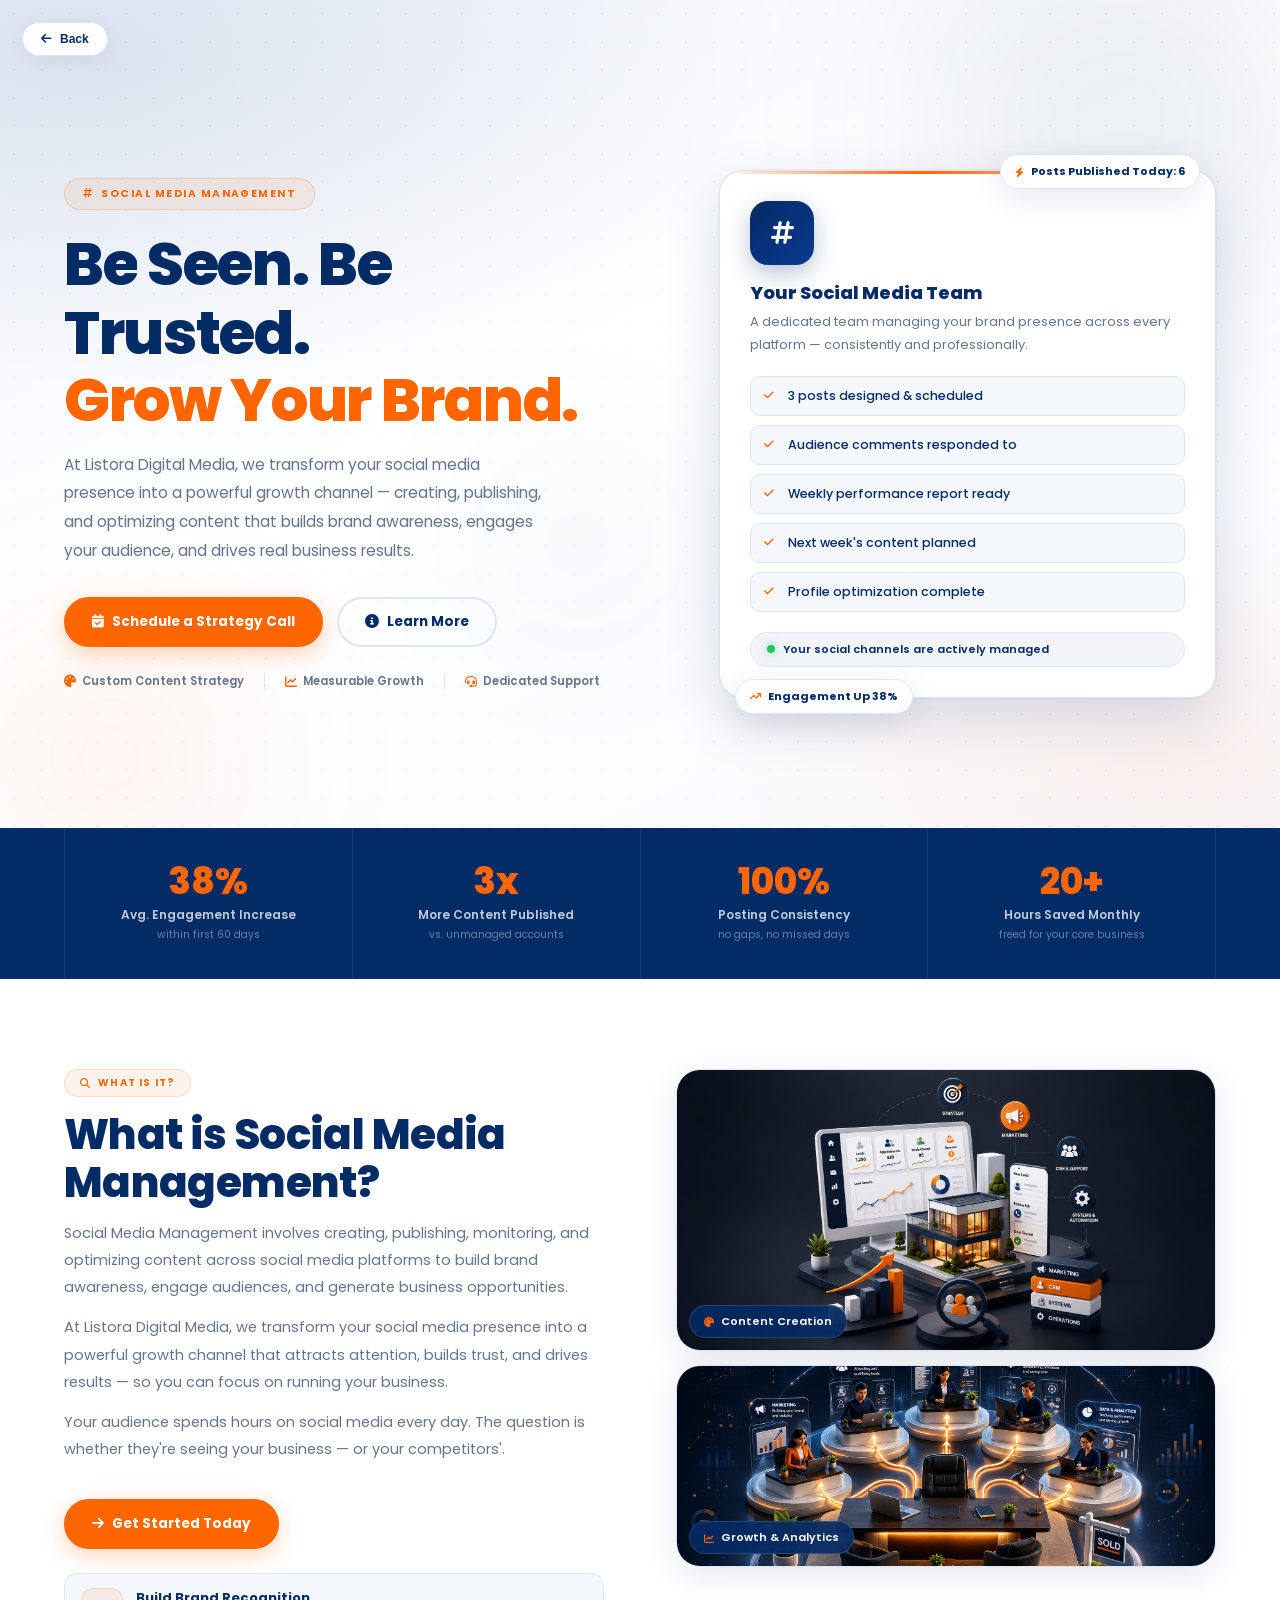
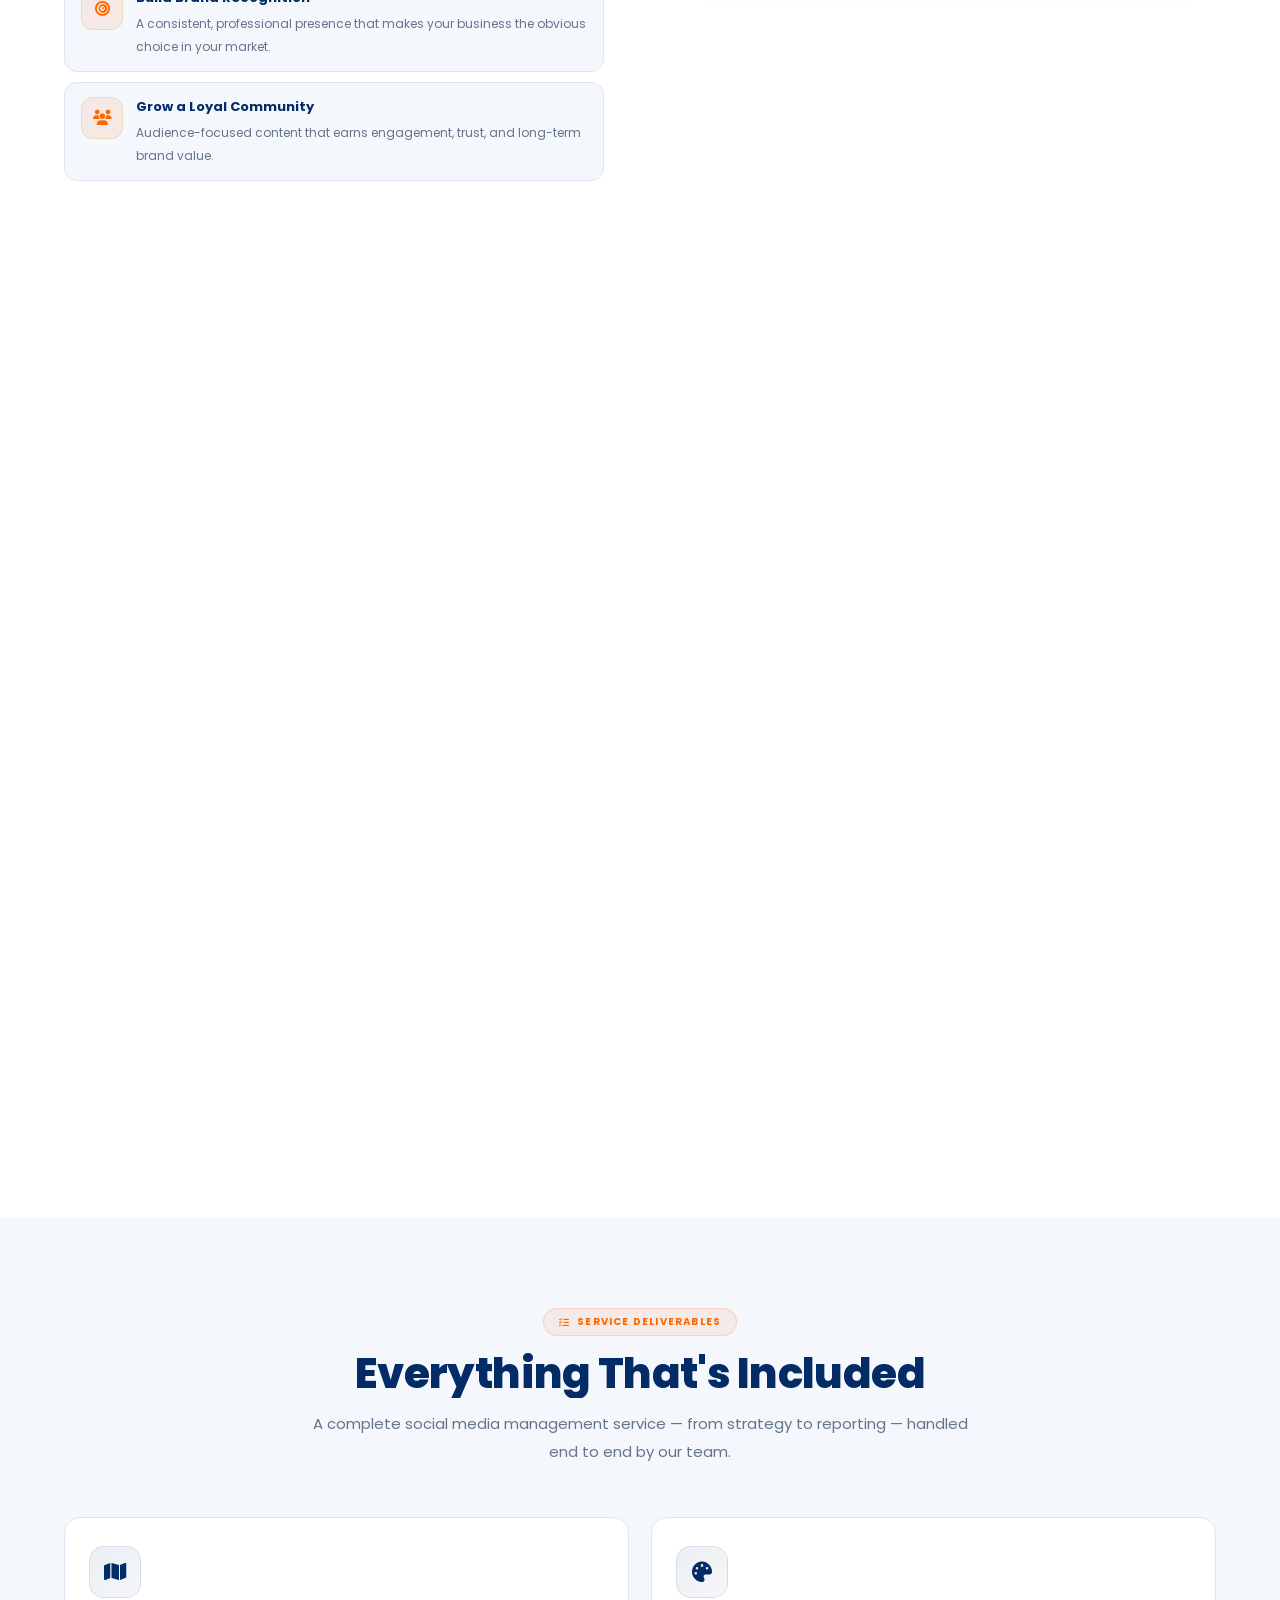
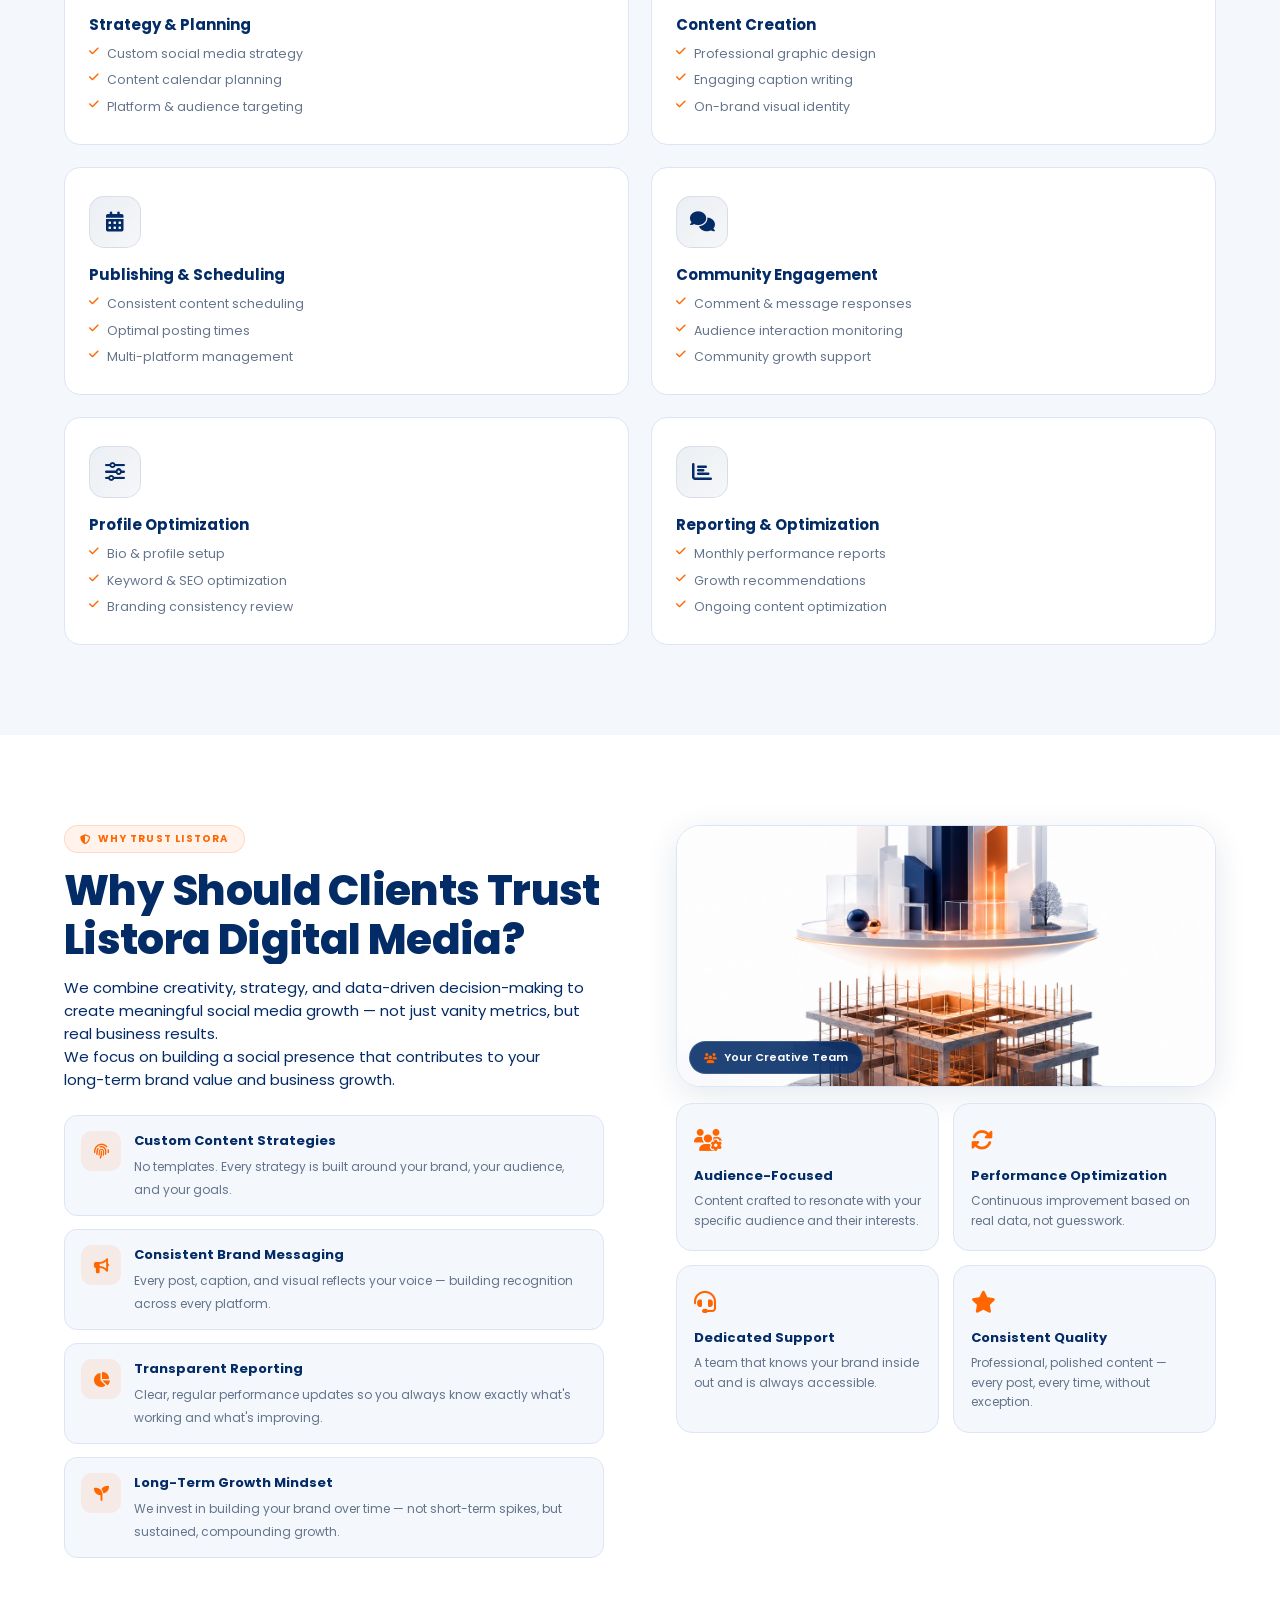
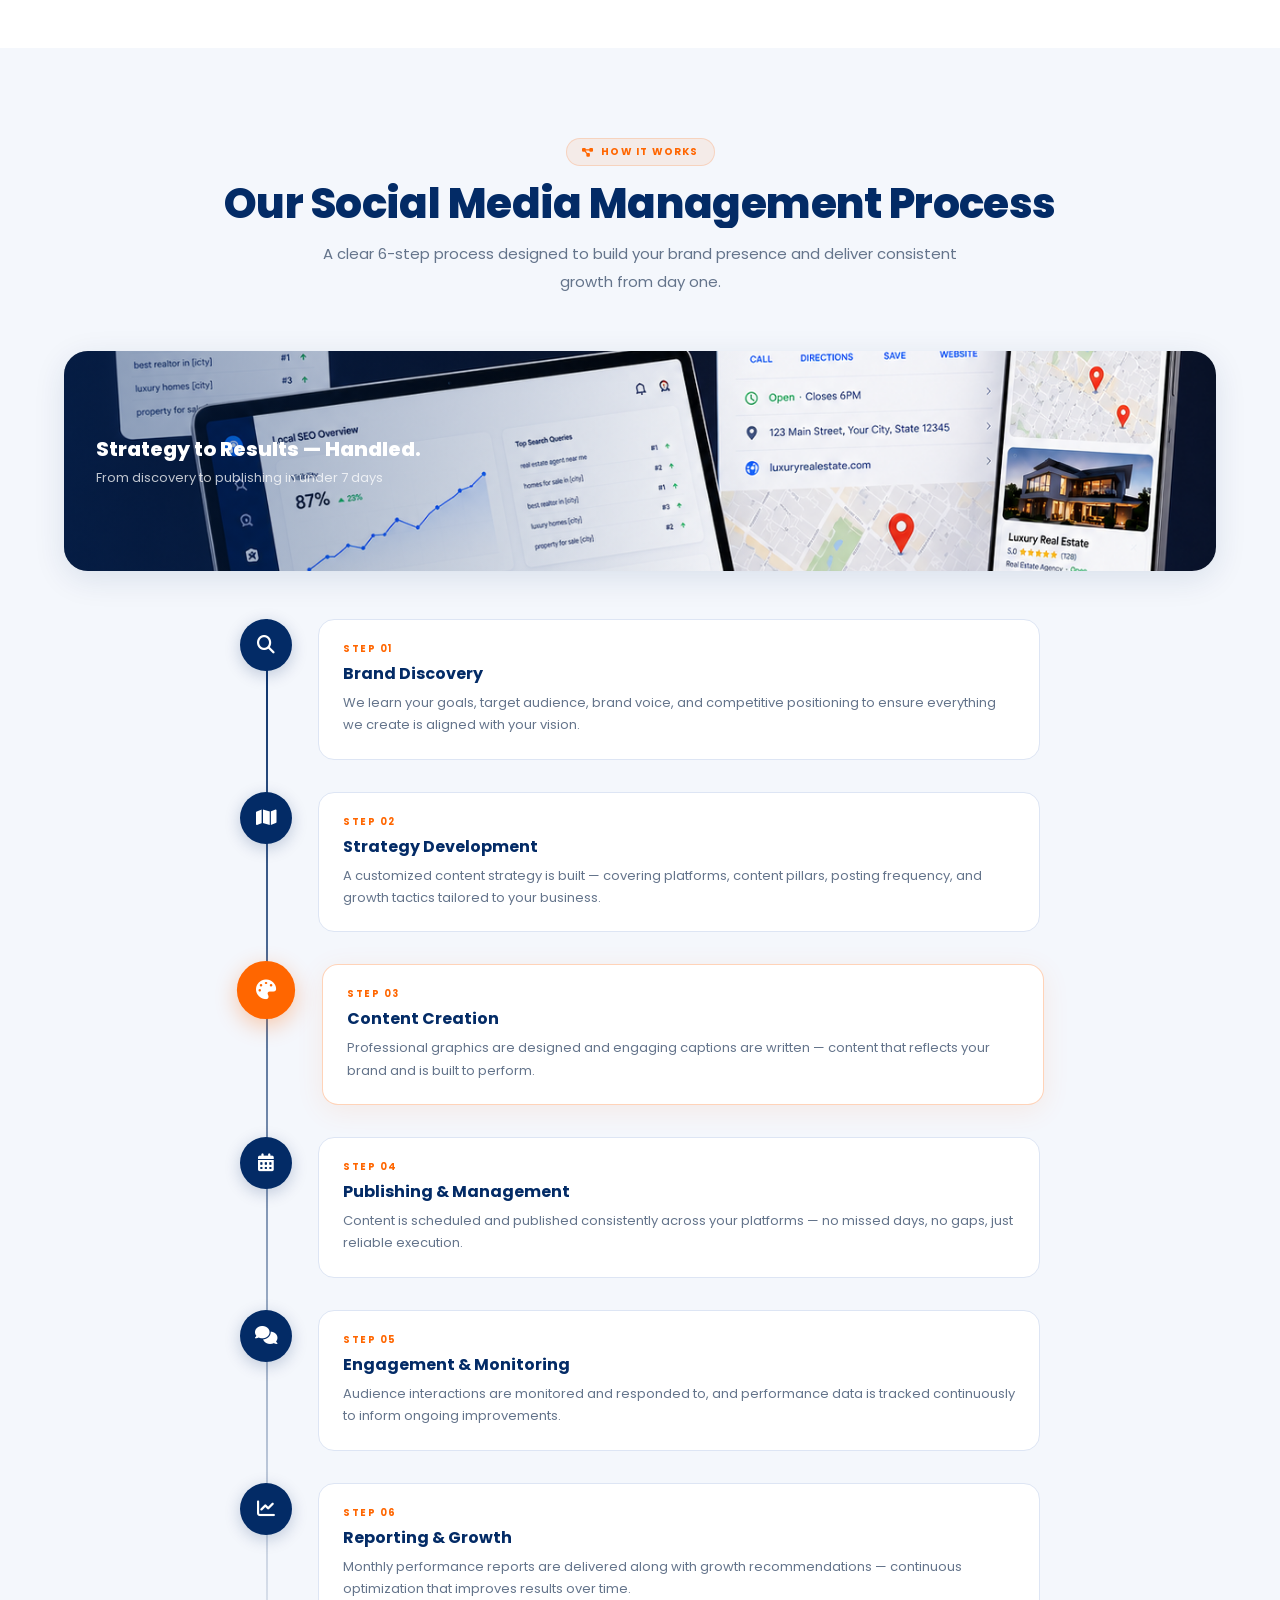
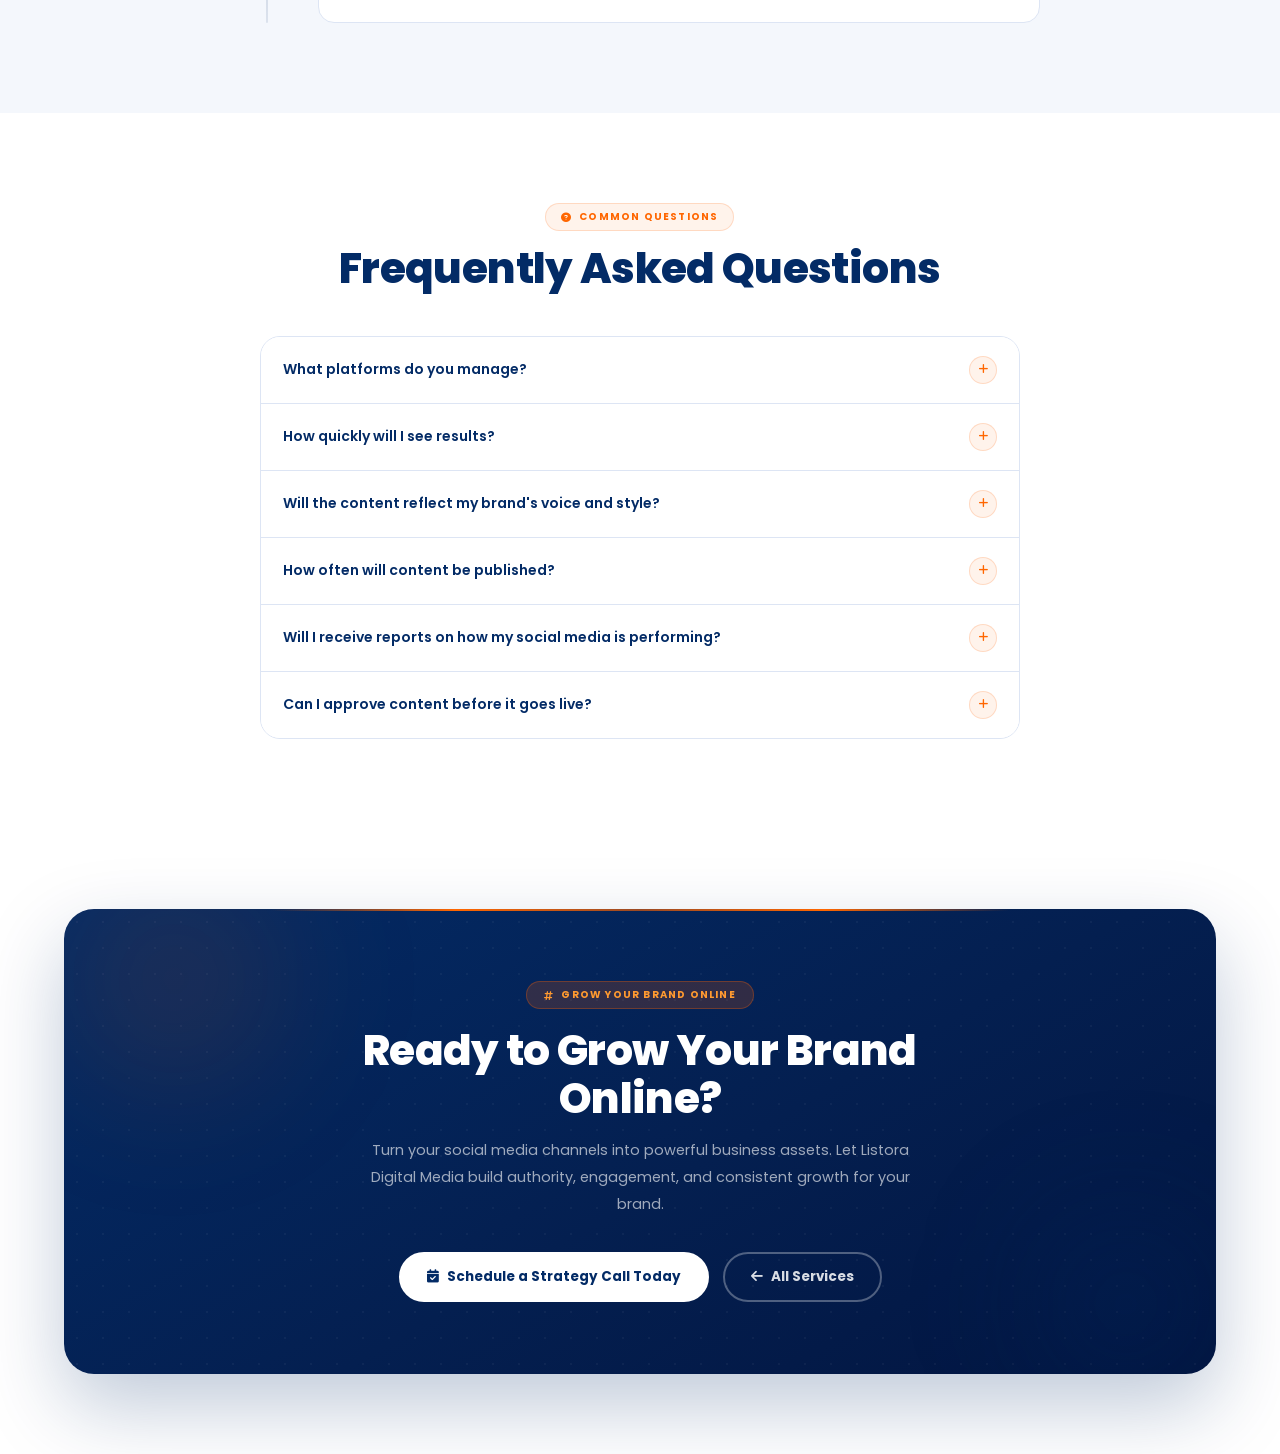
<file: socialmedia.html>
<!DOCTYPE html>
<html lang="en">

<head>
    <meta charset="UTF-8">
    <meta name="viewport" content="width=device-width, initial-scale=1.0">
    <meta name="description"
        content="Social Media Management services by Listora Digital Media — strategic content creation, publishing, and growth for real estate professionals and businesses.">
    <title>Social Media Management | Listora Digital Media</title>
    <link rel="preconnect" href="https://fonts.googleapis.com">
    <link rel="preconnect" href="https://fonts.gstatic.com" crossorigin>
    <link href="https://fonts.googleapis.com/css2?family=Poppins:wght@300;400;500;600;700;800&display=swap"
        rel="stylesheet">
    <link rel="stylesheet" href="https://cdnjs.cloudflare.com/ajax/libs/font-awesome/6.6.0/css/all.min.css">
    <style>
        /* ══════════════════════════════════════════════════
   DESIGN TOKENS — Listora Brand
══════════════════════════════════════════════════ */
        :root {
            --navy: #032B66;
            --navy-deep: #021f4b;
            --navy-mid: #1a2353;
            --orange: #FF6600;
            --orange-dark: #e05500;
            --orange-soft: #f26b2c;
            --white: #ffffff;
            --bg-light: #f4f7fc;
            --bg-soft: #f0f4fb;
            --text-muted: #64748B;
            --border: #dde5f4;
            --shadow-sm: 0 4px 16px rgba(3, 43, 102, .07);
            --shadow-md: 0 8px 32px rgba(3, 43, 102, .11);
            --shadow-lg: 0 20px 56px rgba(3, 43, 102, .15);
            --radius: 16px;
            --radius-lg: 24px;
            --ease: cubic-bezier(.22, 1, .36, 1);
            --spring: cubic-bezier(.34, 1.56, .64, 1);
        }

        *,
        *::before,
        *::after {
            box-sizing: border-box;
            margin: 0;
            padding: 0
        }

        html {
            scroll-behavior: smooth;
            font-size: 15px
        }

        body {
            font-family: 'Poppins', sans-serif;
            color: var(--navy);
            background: #fff;
            overflow-x: hidden;
            -webkit-font-smoothing: antialiased
        }

        img {
            max-width: 100%;
            display: block
        }

        a {
            text-decoration: none
        }

        ul {
            list-style: none
        }

        /* ── BACK BUTTON ── */
        .back-btn {
            position: fixed;
            top: 22px;
            left: 22px;
            z-index: 1000;
            display: inline-flex;
            align-items: center;
            gap: 8px;
            background: rgba(255, 255, 255, .92);
            backdrop-filter: blur(14px);
            border: 1px solid var(--border);
            border-radius: 50px;
            padding: 9px 18px;
            font-size: 12px;
            font-weight: 600;
            color: var(--navy);
            box-shadow: var(--shadow-sm);
            cursor: pointer;
            transition: transform .5s var(--ease), box-shadow .5s var(--ease), background .3s ease;
        }

        .back-btn i {
            transition: transform .4s var(--ease)
        }

        .back-btn:hover {
            transform: translateX(-4px);
            background: #fff;
            box-shadow: var(--shadow-md)
        }

        .back-btn:hover i {
            transform: translateX(-3px)
        }

        /* ── LAYOUT ── */
        .container {
            width: 90%;
            max-width: 1180px;
            margin: 0 auto
        }

        .section-pad {
            padding: 90px 0
        }

        /* ── REVEAL ANIMATIONS ── */
        .reveal {
            opacity: 0;
            transform: translateY(36px);
            transition: opacity .75s var(--ease), transform .75s var(--ease)
        }

        .reveal.visible {
            opacity: 1;
            transform: translateY(0)
        }

        .reveal-left {
            opacity: 0;
            transform: translateX(-32px);
            transition: opacity .75s var(--ease), transform .75s var(--ease)
        }

        .reveal-left.visible {
            opacity: 1;
            transform: translateX(0)
        }

        .reveal-right {
            opacity: 0;
            transform: translateX(32px);
            transition: opacity .75s var(--ease), transform .75s var(--ease)
        }

        .reveal-right.visible {
            opacity: 1;
            transform: translateX(0)
        }

        .reveal-scale {
            opacity: 0;
            transform: scale(.94);
            transition: opacity .8s var(--ease), transform .8s var(--ease);
            will-change: transform, opacity
        }

        .reveal-scale.visible {
            opacity: 1;
            transform: scale(1)
        }

        [data-delay="100"] {
            transition-delay: .10s
        }

        [data-delay="200"] {
            transition-delay: .20s
        }

        [data-delay="300"] {
            transition-delay: .30s
        }

        [data-delay="400"] {
            transition-delay: .40s
        }

        [data-delay="500"] {
            transition-delay: .50s
        }

        [data-delay="600"] {
            transition-delay: .60s
        }

        [data-delay="700"] {
            transition-delay: .70s
        }

        [data-delay="800"] {
            transition-delay: .80s
        }

        /* ── WORD-BY-WORD HEADING ── */
        .word-anim .w {
            display: inline-block;
            overflow: hidden;
            vertical-align: bottom;
            line-height: 1.15
        }

        .word-anim .wi {
            display: inline-block;
            transform: translateY(105%);
            opacity: 0;
            transition: transform .68s cubic-bezier(.16, 1, .3, 1), opacity .48s ease;
            will-change: transform, opacity
        }

        .word-anim.fired .wi {
            transform: translateY(0);
            opacity: 1
        }

        /* ── PARA WORD ANIM ── */
        .para-anim .pw {
            display: inline-block;
            transform: translateY(65%);
            opacity: 0;
            transition: transform .55s var(--ease), opacity .42s ease;
            will-change: transform, opacity
        }

        .para-anim.fired .pw {
            transform: translateY(0);
            opacity: 1
        }

        /* ── BADGE ANIM ── */
        .badge-anim {
            opacity: 0;
            transform: translateY(10px) scale(.93);
            transition: opacity .45s ease, transform .52s var(--spring);
            will-change: transform, opacity
        }

        .badge-anim.fired {
            opacity: 1;
            transform: translateY(0) scale(1)
        }

        /* IMAGE REVEAL */
        .img-reveal {
            opacity: 0;
            transform: scale(.95);
            transition: opacity .9s var(--ease), transform .9s var(--ease);
            will-change: transform, opacity
        }

        .img-reveal.visible {
            opacity: 1;
            transform: scale(1)
        }

        /* ── SECTION LABEL ── */
        .section-label {
            display: inline-flex;
            align-items: center;
            gap: 7px;
            background: rgba(255, 98, 0, .08);
            color: var(--orange);
            border: 1px solid rgba(255, 98, 0, .18);
            padding: 5px 15px;
            border-radius: 50px;
            font-size: 10px;
            font-weight: 700;
            letter-spacing: .12em;
            text-transform: uppercase;
            margin-bottom: 14px;
        }

        /* ── TYPOGRAPHY ── */
        .section-title {
            font-size: clamp(24px, 3.8vw, 42px);
            font-weight: 800;
            line-height: 1.15;
            color: var(--navy);
            letter-spacing: -.015em;
            margin-bottom: 12px
        }

        .section-sub {
            font-size: 15px;
            line-height: 1.82;
            color: var(--text-muted);
            max-width: 660px
        }

        .section-sub.center {
            margin: 0 auto;
            text-align: center
        }

        .accent {
            color: var(--orange)
        }

        /* ── BUTTONS ── */
        .btn {
            display: inline-flex;
            align-items: center;
            gap: 8px;
            padding: 13px 26px;
            border-radius: 50px;
            font-family: 'Poppins', sans-serif;
            font-size: 13.5px;
            font-weight: 700;
            cursor: pointer;
            border: 2px solid transparent;
            position: relative;
            overflow: hidden;
            transition: transform .55s var(--ease), box-shadow .55s var(--ease), background .3s ease;
        }

        .btn::after {
            content: '';
            position: absolute;
            inset: 0;
            background: linear-gradient(108deg, transparent 30%, rgba(255, 255, 255, .4) 50%, transparent 70%);
            transform: translateX(-130%);
            transition: transform 0ms linear;
            pointer-events: none
        }

        .btn:hover::after {
            transform: translateX(130%);
            transition: transform 650ms var(--ease)
        }

        .btn-primary {
            background: var(--orange);
            color: #fff;
            border-color: var(--orange);
            box-shadow: 0 6px 22px rgba(255, 98, 0, .28)
        }

        .btn-primary:hover {
            background: var(--orange-dark);
            transform: translateY(-3px) scale(1.015);
            box-shadow: 0 12px 32px rgba(255, 98, 0, .36)
        }

        .btn-outline {
            background: transparent;
            color: var(--navy);
            border-color: var(--border)
        }

        .btn-outline:hover {
            border-color: var(--navy);
            background: var(--bg-light);
            transform: translateY(-2px)
        }

        .btn-white {
            background: #fff;
            color: var(--navy);
            border-color: #fff
        }

        .btn-white:hover {
            transform: translateY(-3px) scale(1.015);
            box-shadow: 0 10px 30px rgba(0, 0, 0, .18)
        }

        @keyframes fadeUp {
            from {
                opacity: 0;
                transform: translateY(28px)
            }

            to {
                opacity: 1;
                transform: translateY(0)
            }
        }

        @keyframes blobDrift {
            from {
                transform: translate(0, 0) scale(1)
            }

            to {
                transform: translate(24px, -18px) scale(1.06)
            }
        }

        @keyframes floatY {

            0%,
            100% {
                transform: translateY(0)
            }

            50% {
                transform: translateY(-12px)
            }
        }

        @keyframes pulseGlow {

            0%,
            100% {
                opacity: .6
            }

            50% {
                opacity: 1
            }
        }

        @keyframes shimmer {
            0% {
                background-position: 200% center
            }

            100% {
                background-position: -200% center
            }
        }

        @keyframes spinSlow {
            from {
                transform: rotate(0deg)
            }

            to {
                transform: rotate(360deg)
            }
        }

        /* ══════════════════════════════════════════════════
   1. HERO
══════════════════════════════════════════════════ */
        .hero {
            min-height: 92vh;
            display: flex;
            align-items: center;
            background:
                radial-gradient(ellipse 90% 65% at 8% 8%, rgba(3, 43, 102, .09) 0%, transparent 60%),
                radial-gradient(ellipse 70% 55% at 92% 92%, rgba(255, 98, 0, .07) 0%, transparent 55%),
                linear-gradient(155deg, #eef3fb 0%, #ffffff 45%, #f8faff 100%);
            position: relative;
            overflow: hidden;
            padding: 130px 0 90px;
        }

        .hero-bg-dots {
            position: absolute;
            inset: 0;
            pointer-events: none;
            background-image: radial-gradient(circle, rgba(3, 43, 102, .05) 1px, transparent 1px);
            background-size: 28px 28px
        }

        .hero-blob {
            position: absolute;
            border-radius: 50%;
            filter: blur(80px);
            pointer-events: none
        }

        .hero-blob--1 {
            width: 560px;
            height: 560px;
            top: -160px;
            right: -120px;
            background: radial-gradient(circle, rgba(3, 43, 102, .11) 0%, transparent 70%);
            animation: blobDrift 18s ease-in-out infinite alternate
        }

        .hero-blob--2 {
            width: 400px;
            height: 400px;
            bottom: -130px;
            left: -90px;
            background: radial-gradient(circle, rgba(255, 98, 0, .09) 0%, transparent 70%);
            animation: blobDrift 14s ease-in-out infinite alternate-reverse
        }

        .hero-blob--3 {
            width: 260px;
            height: 260px;
            top: 50%;
            left: 35%;
            background: radial-gradient(circle, rgba(3, 43, 102, .06) 0%, transparent 70%);
            animation: blobDrift 22s ease-in-out infinite alternate
        }

        .hero-inner {
            position: relative;
            z-index: 1;
            display: grid;
            grid-template-columns: 1.05fr .95fr;
            gap: 60px;
            align-items: center
        }

        .hero-content {
            max-width: 580px
        }

        .hero-eyebrow {
            display: inline-flex;
            align-items: center;
            gap: 8px;
            background: rgba(255, 98, 0, .08);
            color: var(--orange);
            border: 1px solid rgba(255, 98, 0, .20);
            border-radius: 50px;
            padding: 7px 18px;
            font-size: 10.5px;
            font-weight: 700;
            letter-spacing: .14em;
            text-transform: uppercase;
            margin-bottom: 20px;
            animation: fadeUp .8s var(--ease) .1s both;
        }

        .hero-title {
            font-size: clamp(34px, 5vw, 60px);
            font-weight: 800;
            line-height: 1.08;
            color: var(--navy);
            letter-spacing: -.022em;
            margin-bottom: 18px;
            animation: fadeUp .85s var(--ease) .2s both;
        }

        .hero-sub {
            font-size: 15.5px;
            line-height: 1.85;
            color: var(--text-muted);
            margin-bottom: 32px;
            max-width: 480px;
            animation: fadeUp .85s var(--ease) .3s both
        }

        .hero-actions {
            display: flex;
            gap: 14px;
            flex-wrap: wrap;
            animation: fadeUp .85s var(--ease) .4s both
        }

        .hero-trust {
            display: flex;
            align-items: center;
            gap: 20px;
            margin-top: 26px;
            flex-wrap: wrap;
            animation: fadeUp .85s var(--ease) .5s both
        }

        .trust-pill {
            display: flex;
            align-items: center;
            gap: 6px;
            font-size: 11.5px;
            font-weight: 600;
            color: var(--text-muted)
        }

        .trust-pill i {
            color: var(--orange);
            font-size: 12px
        }

        .trust-div {
            width: 1px;
            height: 16px;
            background: var(--border)
        }

        /* Hero visual */
        .hero-visual {
            position: relative;
            animation: fadeUp .9s var(--ease) .25s both
        }

        .hero-card-main {
            background: #fff;
            border-radius: var(--radius-lg);
            border: 1px solid var(--border);
            box-shadow: var(--shadow-lg), 0 0 0 1px rgba(3, 43, 102, .04);
            padding: 30px;
            position: relative;
            overflow: hidden;
        }

        .hero-card-main::before {
            content: '';
            position: absolute;
            top: 0;
            left: 0;
            right: 0;
            height: 3px;
            background: linear-gradient(90deg, transparent, var(--orange) 40%, rgba(255, 98, 0, .5), transparent);
        }

        .hero-va-avatar {
            width: 64px;
            height: 64px;
            border-radius: 18px;
            background: linear-gradient(135deg, var(--navy), #0a3a8f);
            display: flex;
            align-items: center;
            justify-content: center;
            font-size: 26px;
            color: #fff;
            margin-bottom: 14px;
            box-shadow: 0 8px 24px rgba(3, 43, 102, .28);
            animation: floatY 4s ease-in-out infinite;
        }

        .hero-card-main h3 {
            font-size: 18px;
            font-weight: 800;
            color: var(--navy);
            margin-bottom: 5px
        }

        .hero-card-main>p {
            font-size: 13px;
            line-height: 1.7;
            color: var(--text-muted);
            margin-bottom: 20px
        }

        .va-task-list {
            display: flex;
            flex-direction: column;
            gap: 9px;
            margin-bottom: 20px
        }

        .va-task {
            display: flex;
            align-items: center;
            gap: 10px;
            padding: 10px 13px;
            background: var(--bg-light);
            border-radius: 10px;
            border: 1px solid var(--border);
            font-size: 12.5px;
            font-weight: 500;
            color: var(--navy);
            transition: border-color .3s ease, transform .45s var(--ease);
        }

        .va-task:hover {
            border-color: rgba(255, 98, 0, .22);
            transform: translateX(3px)
        }

        .va-task i {
            color: var(--orange);
            font-size: 11px;
            width: 14px;
            flex-shrink: 0
        }

        .hero-status {
            display: inline-flex;
            align-items: center;
            gap: 8px;
            background: rgba(3, 43, 102, .05);
            border: 1px solid var(--border);
            border-radius: 50px;
            padding: 8px 16px;
            font-size: 11px;
            font-weight: 600;
            color: var(--navy);
            width: 100%;
        }

        .status-dot {
            width: 8px;
            height: 8px;
            border-radius: 50%;
            background: #22c55e;
            box-shadow: 0 0 8px rgba(34, 197, 94, .5);
            animation: pulseGlow 2s ease-in-out infinite;
            flex-shrink: 0;
        }

        /* Floating badges */
        .float-chip {
            position: absolute;
            z-index: 3;
            display: flex;
            align-items: center;
            gap: 7px;
            background: rgba(255, 255, 255, .95);
            backdrop-filter: blur(16px);
            border: 1px solid var(--border);
            border-radius: 50px;
            padding: 8px 14px;
            font-size: 11px;
            font-weight: 700;
            color: var(--navy);
            white-space: nowrap;
            box-shadow: var(--shadow-md);
        }

        .float-chip i {
            color: var(--orange);
            font-size: 10px
        }

        .chip-top {
            top: -16px;
            right: 16px;
            animation: floatY 3.5s ease-in-out infinite alternate
        }

        .chip-bot {
            bottom: -16px;
            left: 16px;
            animation: floatY 4.5s ease-in-out infinite alternate-reverse
        }

        /* ══════════════════════════════════════════════════
   2. METRICS STRIP
══════════════════════════════════════════════════ */
        .metrics-strip {
            background: var(--navy);
            padding: 0
        }

        .metrics-inner {
            display: grid;
            grid-template-columns: repeat(4, 1fr);
            border-left: 1px solid rgba(255, 255, 255, .08);
        }

        .metric-col {
            padding: 36px 28px;
            border-right: 1px solid rgba(255, 255, 255, .08);
            text-align: center;
            position: relative;
            overflow: hidden;
            transition: background .4s ease;
        }

        .metric-col::before {
            content: '';
            position: absolute;
            bottom: 0;
            left: 20%;
            right: 20%;
            height: 2px;
            background: linear-gradient(90deg, transparent, var(--orange), transparent);
            transform: scaleX(0);
            transition: transform .5s var(--ease);
        }

        .metric-col:hover {
            background: rgba(255, 255, 255, .04)
        }

        .metric-col:hover::before {
            transform: scaleX(1)
        }

        .metric-num {
            font-size: 2.4rem;
            font-weight: 800;
            color: var(--orange);
            font-variant-numeric: tabular-nums;
            display: block;
            line-height: 1;
            margin-bottom: 6px;
        }

        .metric-lbl {
            font-size: 12px;
            font-weight: 600;
            color: rgba(255, 255, 255, .75);
            margin-bottom: 3px
        }

        .metric-sub {
            font-size: 10.5px;
            color: rgba(255, 255, 255, .40)
        }

        /* ══════════════════════════════════════════════════
   3. OVERVIEW
══════════════════════════════════════════════════ */
        .overview {
            background: #fff
        }

        .overview-inner {
            display: grid;
            grid-template-columns: 1fr 1fr;
            gap: 72px;
            align-items: start
        }

        .overview-text p {
            font-size: 14.5px;
            line-height: 1.88;
            color: var(--text-muted);
            margin-bottom: 13px
        }

        .overview-text p strong {
            color: var(--navy);
            font-weight: 600
        }

        .ov-pills {
            display: flex;
            flex-direction: column;
            gap: 10px;
            margin-top: 24px
        }

        .ov-pill {
            display: flex;
            align-items: flex-start;
            gap: 13px;
            padding: 14px 16px;
            background: var(--bg-light);
            border-radius: 13px;
            border: 1px solid var(--border);
            transition: border-color .35s ease, transform .5s var(--ease), background .35s ease;
        }

        .ov-pill:hover {
            border-color: rgba(255, 98, 0, .22);
            background: rgba(255, 98, 0, .03);
            transform: translateX(5px)
        }

        .ov-ico {
            width: 42px;
            height: 42px;
            border-radius: 12px;
            background: rgba(255, 98, 0, .09);
            border: 1px solid rgba(255, 98, 0, .16);
            display: flex;
            align-items: center;
            justify-content: center;
            font-size: 15px;
            color: var(--orange);
            flex-shrink: 0;
            transition: background .4s var(--ease), transform .5s var(--spring);
        }

        .ov-pill:hover .ov-ico {
            background: var(--orange);
            color: #fff;
            transform: scale(1.1)
        }

        .ov-pill strong {
            display: block;
            font-size: 13px;
            font-weight: 700;
            color: var(--navy);
            margin-bottom: 3px
        }

        .ov-pill span {
            font-size: 12px;
            color: var(--text-muted);
            line-height: 1.55
        }

        /* Image stack */
        .img-stack {
            display: flex;
            flex-direction: column;
            gap: 14px
        }

        .img-block {
            position: relative;
            border-radius: var(--radius-lg);
            overflow: hidden;
            box-shadow: var(--shadow-md);
            border: 1px solid var(--border);
        }

        .img-block img {
            width: 100%;
            object-fit: cover;
            display: block;
            transition: transform 1.4s var(--ease)
        }

        .img-block:hover img {
            transform: scale(1.05)
        }

        .img-badge {
            position: absolute;
            bottom: 12px;
            left: 12px;
            background: rgba(3, 43, 102, .88);
            backdrop-filter: blur(14px);
            border: 1px solid rgba(255, 255, 255, .14);
            border-radius: 50px;
            padding: 7px 14px;
            display: flex;
            align-items: center;
            gap: 7px;
            font-size: 11px;
            font-weight: 600;
            color: #fff;
        }

        .img-badge i {
            color: var(--orange);
            font-size: 10px
        }

        /* ══════════════════════════════════════════════════
   4. BENEFITS
══════════════════════════════════════════════════ */
        .benefits {
            background: var(--bg-light)
        }

        .benefits-hdr {
            text-align: center;
            margin-bottom: 52px
        }

        .benefits-grid {
            display: grid;
            grid-template-columns: repeat(4, 1fr);
            gap: 20px
        }

        .benefit-card {
            background: #fff;
            border-radius: var(--radius);
            border: 1px solid var(--border);
            padding: 26px 20px;
            position: relative;
            overflow: hidden;
            opacity: 0;
            transform: translateY(40px);
            transition: transform .65s var(--ease), box-shadow .65s var(--ease),
                border-color .4s ease, opacity .65s ease;
        }

        .benefit-card.visible {
            opacity: 1;
            transform: translateY(0)
        }

        .benefit-card::after {
            content: '';
            position: absolute;
            bottom: 0;
            left: 50%;
            transform: translateX(-50%) scaleX(0);
            width: 55%;
            height: 2px;
            background: var(--orange);
            border-radius: 2px;
            transition: transform .5s var(--ease);
        }

        .benefit-card:hover {
            transform: translateY(-8px);
            box-shadow: var(--shadow-md);
            border-color: rgba(255, 98, 0, .18)
        }

        .benefit-card:hover::after {
            transform: translateX(-50%) scaleX(1)
        }

        .benefit-ico {
            width: 50px;
            height: 50px;
            border-radius: 14px;
            background: rgba(255, 98, 0, .08);
            border: 1px solid rgba(255, 98, 0, .14);
            display: flex;
            align-items: center;
            justify-content: center;
            font-size: 20px;
            color: var(--orange);
            margin-bottom: 13px;
            transition: background .45s var(--ease), transform .55s var(--spring);
        }

        .benefit-card:hover .benefit-ico {
            background: var(--orange);
            color: #fff;
            transform: scale(1.1) translateY(-2px)
        }

        .benefit-card h4 {
            font-size: 14px;
            font-weight: 700;
            color: var(--navy);
            margin-bottom: 7px;
            line-height: 1.3
        }

        .benefit-card p {
            font-size: 12.5px;
            line-height: 1.7;
            color: var(--text-muted)
        }

        /* ══════════════════════════════════════════════════
   5. PROBLEMS + SOLUTION
══════════════════════════════════════════════════ */
        .problems {
            background: #fff
        }

        .problems-inner {
            display: grid;
            grid-template-columns: 1fr 1fr;
            gap: 64px;
            align-items: center
        }

        .problems-text p {
            font-size: 14.5px;
            line-height: 1.88;
            color: var(--text-muted);
            margin-bottom: 22px
        }

        .problem-chips {
            display: flex;
            flex-direction: column;
            gap: 9px
        }

        .problem-chip {
            display: flex;
            align-items: center;
            gap: 11px;
            padding: 12px 15px;
            background: var(--bg-light);
            border-radius: 12px;
            border: 1px solid var(--border);
            transition: border-color .3s ease, transform .45s var(--ease);
        }

        .problem-chip:hover {
            border-color: rgba(255, 98, 0, .22);
            transform: translateX(4px)
        }

        .problem-chip i {
            color: var(--orange);
            font-size: 13px;
            flex-shrink: 0
        }

        .problem-chip span {
            font-size: 13px;
            font-weight: 500;
            color: var(--navy)
        }

        .solution-box {
            background: linear-gradient(145deg, var(--navy), #041f50);
            border-radius: var(--radius-lg);
            padding: 34px 30px;
            color: #fff;
            position: relative;
            overflow: hidden;
        }

        .solution-box::after {
            content: '';
            position: absolute;
            width: 260px;
            height: 260px;
            top: -80px;
            right: -60px;
            border-radius: 50%;
            background: radial-gradient(circle, rgba(255, 98, 0, .18) 0%, transparent 65%);
            pointer-events: none;
        }

        .solution-box h3 {
            font-size: 20px;
            font-weight: 800;
            margin-bottom: 10px;
            position: relative;
            z-index: 1
        }

        .solution-box p {
            font-size: 13.5px;
            line-height: 1.78;
            color: rgba(255, 255, 255, .68);
            margin-bottom: 22px;
            position: relative;
            z-index: 1
        }

        .solution-box .btn-primary {
            position: relative;
            z-index: 1
        }

        .sol-img {
            border-radius: var(--radius);
            overflow: hidden;
            margin-bottom: 20px;
            position: relative;
            z-index: 1;
        }

        .sol-img img {
            width: 100%;
            height: 180px;
            object-fit: cover;
            display: block
        }

        /* ══════════════════════════════════════════════════
   6. WHAT'S INCLUDED
══════════════════════════════════════════════════ */
        .included {
            background: var(--bg-light)
        }

        .included-hdr {
            text-align: center;
            margin-bottom: 52px
        }

        .included-grid {
            display: grid;
            grid-template-columns: repeat(3, 1fr);
            gap: 22px
        }

        .included-card {
            background: #fff;
            border-radius: var(--radius);
            border: 1px solid var(--border);
            padding: 28px 24px;
            transition: transform .65s var(--ease), box-shadow .65s var(--ease);
        }

        .included-card:hover {
            transform: translateY(-8px);
            box-shadow: var(--shadow-md)
        }

        .inc-ico {
            width: 52px;
            height: 52px;
            border-radius: 15px;
            background: linear-gradient(135deg, rgba(3, 43, 102, .08), rgba(3, 43, 102, .04));
            border: 1px solid rgba(3, 43, 102, .10);
            display: flex;
            align-items: center;
            justify-content: center;
            font-size: 20px;
            color: var(--navy);
            margin-bottom: 15px;
            transition: background .45s var(--ease), color .35s ease, transform .55s var(--spring);
        }

        .included-card:hover .inc-ico {
            background: var(--navy);
            color: #fff;
            transform: scale(1.08)
        }

        .included-card h4 {
            font-size: 15px;
            font-weight: 700;
            color: var(--navy);
            margin-bottom: 8px
        }

        .inc-list {
            display: flex;
            flex-direction: column;
            gap: 7px
        }

        .inc-list li {
            display: flex;
            align-items: flex-start;
            gap: 8px;
            font-size: 12.5px;
            line-height: 1.55;
            color: var(--text-muted)
        }

        .inc-list li i {
            color: var(--orange);
            font-size: 11px;
            margin-top: 2px;
            flex-shrink: 0
        }

        /* ══════════════════════════════════════════════════
   7. WHY TRUST
══════════════════════════════════════════════════ */
        .trust {
            background: #fff
        }

        .trust-inner {
            display: grid;
            grid-template-columns: 1fr 1fr;
            gap: 72px;
            align-items: start
        }

        .trust-text p {
            font-size: 14.5px;
            line-height: 1.88;
            color: var(--text-muted);
            margin-bottom: 22px
        }

        .trust-feats {
            display: flex;
            flex-direction: column;
            gap: 13px
        }

        .trust-feat {
            display: flex;
            align-items: flex-start;
            gap: 13px;
            padding: 15px 16px;
            background: var(--bg-light);
            border-radius: 13px;
            border: 1px solid var(--border);
            transition: border-color .35s ease, transform .5s var(--ease);
        }

        .trust-feat:hover {
            border-color: rgba(255, 98, 0, .22);
            transform: translateX(5px)
        }

        .tfi {
            width: 40px;
            height: 40px;
            border-radius: 11px;
            background: rgba(255, 98, 0, .09);
            display: flex;
            align-items: center;
            justify-content: center;
            font-size: 15px;
            color: var(--orange);
            flex-shrink: 0;
        }

        .trust-feat strong {
            display: block;
            font-size: 13px;
            font-weight: 700;
            color: var(--navy);
            margin-bottom: 3px
        }

        .trust-feat span {
            font-size: 12px;
            color: var(--text-muted);
            line-height: 1.55
        }

        .trust-cards {
            display: grid;
            grid-template-columns: 1fr 1fr;
            gap: 14px
        }

        .trust-card {
            background: var(--bg-light);
            border-radius: var(--radius);
            border: 1px solid var(--border);
            padding: 20px 17px;
            transition: transform .5s var(--ease), box-shadow .5s var(--ease);
        }

        .trust-card:hover {
            transform: translateY(-5px);
            box-shadow: var(--shadow-sm)
        }

        .tc-icon {
            font-size: 22px;
            color: var(--orange);
            margin-bottom: 9px
        }

        .trust-card h5 {
            font-size: 13px;
            font-weight: 700;
            color: var(--navy);
            margin-bottom: 5px
        }

        .trust-card p {
            font-size: 12px;
            line-height: 1.62;
            color: var(--text-muted)
        }

        /* ══════════════════════════════════════════════════
   8. PROCESS
══════════════════════════════════════════════════ */
        .process {
            background: var(--bg-light)
        }

        .process-hdr {
            text-align: center;
            margin-bottom: 56px
        }

        .process-img-banner {
            border-radius: var(--radius-lg);
            overflow: hidden;
            box-shadow: var(--shadow-md);
            margin-bottom: 48px;
            position: relative;
        }

        .process-img-banner img {
            width: 100%;
            height: 220px;
            object-fit: cover;
            display: block
        }

        .process-img-banner::after {
            content: '';
            position: absolute;
            inset: 0;
            background: linear-gradient(to right, rgba(3, 43, 102, .45), transparent 60%);
            pointer-events: none;
        }

        .process-img-text {
            position: absolute;
            top: 50%;
            left: 32px;
            transform: translateY(-50%);
            color: #fff;
            z-index: 2;
        }

        .process-img-text h4 {
            font-size: 20px;
            font-weight: 800;
            margin-bottom: 4px
        }

        .process-img-text p {
            font-size: 13px;
            color: rgba(255, 255, 255, .75)
        }

        .process-timeline {
            max-width: 800px;
            margin: 0 auto;
            position: relative
        }

        .process-timeline::before {
            content: '';
            position: absolute;
            left: 26px;
            top: 0;
            bottom: 0;
            width: 2px;
            background: linear-gradient(to bottom, var(--navy), rgba(3, 43, 102, .1));
            border-radius: 2px;
        }

        .process-step {
            display: flex;
            gap: 26px;
            align-items: flex-start;
            margin-bottom: 32px;
            position: relative
        }

        .process-step:last-child {
            margin-bottom: 0
        }

        .ps-dot {
            width: 52px;
            height: 52px;
            border-radius: 50%;
            background: var(--navy);
            color: #fff;
            display: flex;
            align-items: center;
            justify-content: center;
            font-size: 18px;
            flex-shrink: 0;
            position: relative;
            z-index: 2;
            box-shadow: 0 4px 16px rgba(3, 43, 102, .22);
            transition: background .4s ease, transform .5s var(--ease), box-shadow .4s ease;
        }

        .process-step.ps-active .ps-dot,
        .process-step:hover .ps-dot {
            background: var(--orange);
            transform: scale(1.12);
            box-shadow: 0 6px 20px rgba(255, 98, 0, .32)
        }

        .ps-card {
            background: #fff;
            border-radius: var(--radius);
            border: 1.5px solid var(--border);
            padding: 22px 24px;
            flex: 1;
            transition: box-shadow .55s var(--ease), border-color .4s ease, transform .55s var(--ease);
        }

        .process-step.ps-active .ps-card,
        .process-step:hover .ps-card {
            border-color: rgba(255, 98, 0, .28);
            box-shadow: 0 6px 28px rgba(255, 98, 0, .09);
            transform: translateX(4px)
        }

        .ps-num {
            font-size: 9.5px;
            font-weight: 700;
            letter-spacing: .16em;
            text-transform: uppercase;
            color: var(--orange);
            margin-bottom: 5px;
            display: block
        }

        .ps-card h4 {
            font-size: 16px;
            font-weight: 700;
            color: var(--navy);
            margin-bottom: 6px
        }

        .ps-card p {
            font-size: 13px;
            line-height: 1.72;
            color: var(--text-muted)
        }

        /* ══════════════════════════════════════════════════
   9. FAQ
══════════════════════════════════════════════════ */
        .faq-sec {
            background: #fff
        }

        .faq-inner {
            max-width: 760px;
            margin: 0 auto
        }

        .faq-hdr {
            text-align: center;
            margin-bottom: 42px
        }

        .faq-list {
            border: 1.5px solid var(--border);
            border-radius: 20px;
            overflow: hidden
        }

        .faq-item {
            border-bottom: 1px solid var(--border)
        }

        .faq-item:last-child {
            border-bottom: none
        }

        .faq-q {
            width: 100%;
            background: #fff;
            border: none;
            padding: 19px 22px;
            display: flex;
            align-items: center;
            justify-content: space-between;
            cursor: pointer;
            text-align: left;
            gap: 16px;
            transition: background .3s ease;
            font-family: 'Poppins', sans-serif;
        }

        .faq-q:hover {
            background: var(--bg-light)
        }

        .faq-q[aria-expanded="true"] {
            background: rgba(3, 43, 102, .04)
        }

        .faq-q span {
            font-size: 14px;
            font-weight: 600;
            color: var(--navy)
        }

        .faq-ico {
            width: 28px;
            height: 28px;
            border-radius: 50%;
            background: rgba(255, 98, 0, .08);
            border: 1px solid rgba(255, 98, 0, .18);
            display: flex;
            align-items: center;
            justify-content: center;
            flex-shrink: 0;
            font-size: 11px;
            color: var(--orange);
            transition: transform .5s var(--spring), background .3s ease;
        }

        .faq-q[aria-expanded="true"] .faq-ico {
            transform: rotate(45deg);
            background: var(--orange);
            color: #fff;
            border-color: var(--orange)
        }

        .faq-a {
            max-height: 0;
            overflow: hidden;
            padding: 0 22px;
            background: #fff;
            transition: max-height .45s var(--ease), padding .35s ease
        }

        .faq-a.open {
            max-height: 280px;
            padding: 0 22px 18px
        }

        .faq-a p {
            font-size: 13.5px;
            line-height: 1.85;
            color: var(--text-muted);
            padding-top: 4px
        }

        /* ══════════════════════════════════════════════════
   10. CTA
══════════════════════════════════════════════════ */
        .cta-sec {
            padding: 80px 0
        }

        .cta-box {
            background: linear-gradient(150deg, var(--navy) 0%, #041f50 55%, #021540 100%);
            border-radius: 30px;
            padding: 72px 56px;
            display: flex;
            flex-direction: column;
            align-items: center;
            text-align: center;
            position: relative;
            overflow: hidden;
            box-shadow: 0 32px 80px rgba(3, 43, 102, .25);
        }

        .cta-box::before {
            content: '';
            position: absolute;
            inset: 0;
            background-image: radial-gradient(circle, rgba(255, 255, 255, .04) 1px, transparent 1px);
            background-size: 26px 26px;
            pointer-events: none;
        }

        .cta-box::after {
            content: '';
            position: absolute;
            top: 0;
            left: 18%;
            right: 18%;
            height: 2px;
            background: linear-gradient(90deg, transparent, var(--orange), rgba(255, 98, 0, .6), var(--orange), transparent);
        }

        .cta-o1 {
            position: absolute;
            width: 380px;
            height: 380px;
            top: -120px;
            left: -80px;
            border-radius: 50%;
            background: radial-gradient(circle, rgba(255, 98, 0, .14) 0%, transparent 65%);
            filter: blur(58px);
            pointer-events: none
        }

        .cta-o2 {
            position: absolute;
            width: 280px;
            height: 280px;
            bottom: -70px;
            right: -50px;
            border-radius: 50%;
            background: radial-gradient(circle, rgba(3, 43, 102, .35) 0%, transparent 65%);
            filter: blur(58px);
            pointer-events: none
        }

        .cta-label {
            display: inline-flex;
            align-items: center;
            gap: 7px;
            background: rgba(255, 98, 0, .18);
            color: #ff9a30;
            border: 1px solid rgba(255, 98, 0, .30);
            border-radius: 50px;
            padding: 5px 17px;
            font-size: 10px;
            font-weight: 700;
            letter-spacing: .12em;
            text-transform: uppercase;
            margin-bottom: 18px;
            position: relative;
            z-index: 1;
        }

        .cta-title {
            font-size: clamp(24px, 3.8vw, 42px);
            font-weight: 800;
            color: #fff;
            line-height: 1.13;
            letter-spacing: -.015em;
            margin-bottom: 14px;
            position: relative;
            z-index: 1;
            max-width: 620px;
        }

        .cta-sub {
            font-size: 14.5px;
            line-height: 1.85;
            color: rgba(255, 255, 255, .62);
            margin-bottom: 34px;
            position: relative;
            z-index: 1;
            max-width: 540px
        }

        .cta-actions {
            display: flex;
            gap: 14px;
            flex-wrap: wrap;
            justify-content: center;
            position: relative;
            z-index: 1
        }

        /* ══════════════════════════════════════════════════
   RESPONSIVE
══════════════════════════════════════════════════ */
        @media(max-width:1280px) {
            .hero-inner {
                grid-template-columns: 1.1fr .9fr;
                gap: 48px
            }

            .benefits-grid {
                grid-template-columns: repeat(2, 1fr)
            }

            .included-grid {
                grid-template-columns: repeat(2, 1fr)
            }
        }

        @media(max-width:1024px) {

            .hero-inner,
            .overview-inner,
            .problems-inner,
            .trust-inner {
                grid-template-columns: 1fr;
                gap: 48px
            }

            .metrics-inner {
                grid-template-columns: repeat(2, 1fr)
            }

            .benefits-grid {
                grid-template-columns: repeat(2, 1fr)
            }

            .trust-cards {
                grid-template-columns: 1fr 1fr
            }

            .img-stack {
                flex-direction: row
            }

            .img-stack .img-block {
                flex: 1
            }
        }

        @media(max-width:768px) {
            .section-pad {
                padding: 70px 0
            }

            .hero {
                padding: 100px 0 64px;
                min-height: auto
            }

            .hero-inner {
                gap: 36px
            }

            .hero-title {
                font-size: clamp(30px, 8vw, 44px)
            }

            .float-chip {
                display: none
            }

            .metrics-inner {
                grid-template-columns: repeat(2, 1fr)
            }

            .metric-col {
                padding: 26px 18px
            }

            .metric-num {
                font-size: 1.9rem
            }

            .benefits-grid {
                grid-template-columns: 1fr 1fr;
                gap: 14px
            }

            .included-grid {
                grid-template-columns: 1fr
            }

            .trust-cards {
                grid-template-columns: 1fr
            }

            .cta-box {
                padding: 48px 26px
            }

            .img-stack {
                flex-direction: column
            }

            .process-timeline::before {
                left: 22px
            }

            .ps-dot {
                width: 44px;
                height: 44px;
                font-size: 16px
            }
        }

        @media(max-width:520px) {

            .hero-actions,
            .cta-actions {
                flex-direction: column;
                align-items: stretch
            }

            .btn {
                justify-content: center
            }

            .benefits-grid {
                grid-template-columns: 1fr
            }

            .metrics-inner {
                grid-template-columns: 1fr 1fr
            }
        }

        @media(max-width:380px) {
            .metrics-inner {
                grid-template-columns: 1fr
            }

            .trust-cards {
                grid-template-columns: 1fr
            }
        }

        @media(prefers-reduced-motion:reduce) {

            .hero-blob,
            .float-chip,
            .status-dot,
            .hero-va-avatar {
                animation: none !important
            }

            .reveal,
            .reveal-left,
            .reveal-right,
            .reveal-scale,
            .word-anim .wi,
            .para-anim .pw,
            .badge-anim,
            .benefit-card,
            .img-reveal {
                opacity: 1 !important;
                transform: none !important;
                transition: none !important;
                will-change: auto !important;
            }
        }
    </style>
</head>

<body>

    <!-- BACK BUTTON -->
    <button class="back-btn" onclick="history.length>1?history.back():location.href='service.html'"
        aria-label="Go back">
        <i class="fa-solid fa-arrow-left"></i> Back
    </button>


    <!-- ══════════════════════════════════════════════════
     1. HERO
══════════════════════════════════════════════════ -->
    <section class="hero" aria-labelledby="hero-h1">
        <div class="hero-bg-dots" aria-hidden="true"></div>
        <div class="hero-blob hero-blob--1" aria-hidden="true"></div>
        <div class="hero-blob hero-blob--2" aria-hidden="true"></div>
        <div class="hero-blob hero-blob--3" aria-hidden="true"></div>

        <div class="container">
            <div class="hero-inner">

                <!-- Left -->
                <div class="hero-content">
                    <div class="hero-eyebrow badge-anim">
                        <i class="fa-solid fa-hashtag"></i> Social Media Management
                    </div>
                    <h1 class="hero-title word-anim" id="hero-h1">
                        Be Seen. Be Trusted.<br><span class="accent">Grow Your Brand.</span>
                    </h1>
                    <p class="hero-sub para-anim">
                        At Listora Digital Media, we transform your social media presence into a powerful growth channel
                        — creating, publishing, and optimizing content that builds brand awareness, engages your
                        audience, and drives real business results.
                    </p>
                    <div class="hero-actions">
                        <a href="contact.html" class="btn btn-primary">
                            <i class="fa-solid fa-calendar-check"></i> Schedule a Strategy Call
                        </a>
                        <a href="#overview" class="btn btn-outline">
                            <i class="fa-solid fa-circle-info"></i> Learn More
                        </a>
                    </div>
                    <div class="hero-trust">
                        <div class="trust-pill"><i class="fa-solid fa-palette"></i> Custom Content Strategy</div>
                        <div class="trust-div" aria-hidden="true"></div>
                        <div class="trust-pill"><i class="fa-solid fa-chart-line"></i> Measurable Growth</div>
                        <div class="trust-div" aria-hidden="true"></div>
                        <div class="trust-pill"><i class="fa-solid fa-headset"></i> Dedicated Support</div>
                    </div>
                </div>

                <!-- Right -->
                <div class="hero-visual">
                    <div class="float-chip chip-top" aria-hidden="true">
                        <i class="fa-solid fa-bolt"></i> Posts Published Today: 6
                    </div>

                    <div class="hero-card-main">
                        <div class="hero-va-avatar"><i class="fa-solid fa-hashtag"></i></div>
                        <h3>Your Social Media Team</h3>
                        <p>A dedicated team managing your brand presence across every platform — consistently and
                            professionally.</p>

                        <div class="va-task-list">
                            <div class="va-task"><i class="fa-solid fa-check"></i> 3 posts designed &amp; scheduled
                            </div>
                            <div class="va-task"><i class="fa-solid fa-check"></i> Audience comments responded to</div>
                            <div class="va-task"><i class="fa-solid fa-check"></i> Weekly performance report ready</div>
                            <div class="va-task"><i class="fa-solid fa-check"></i> Next week's content planned</div>
                            <div class="va-task"><i class="fa-solid fa-check"></i> Profile optimization complete</div>
                        </div>

                        <div class="hero-status">
                            <div class="status-dot" aria-hidden="true"></div>
                            Your social channels are actively managed
                        </div>
                    </div>

                    <div class="float-chip chip-bot" aria-hidden="true">
                        <i class="fa-solid fa-arrow-trend-up"></i> Engagement Up 38%
                    </div>
                </div>

            </div>
        </div>
    </section>


    <!-- ══════════════════════════════════════════════════
     2. METRICS STRIP
══════════════════════════════════════════════════ -->
    <section class="metrics-strip" aria-label="Key performance metrics">
        <div class="container">
            <div class="metrics-inner">
                <div class="metric-col reveal" data-delay="0">
                    <span class="metric-num" data-target="38" data-suffix="%">38%</span>
                    <div class="metric-lbl">Avg. Engagement Increase</div>
                    <div class="metric-sub">within first 60 days</div>
                </div>
                <div class="metric-col reveal" data-delay="100">
                    <span class="metric-num" data-target="3" data-suffix="x">3x</span>
                    <div class="metric-lbl">More Content Published</div>
                    <div class="metric-sub">vs. unmanaged accounts</div>
                </div>
                <div class="metric-col reveal" data-delay="200">
                    <span class="metric-num" data-target="100" data-suffix="%">100%</span>
                    <div class="metric-lbl">Posting Consistency</div>
                    <div class="metric-sub">no gaps, no missed days</div>
                </div>
                <div class="metric-col reveal" data-delay="300">
                    <span class="metric-num" data-target="20" data-suffix="+">20+</span>
                    <div class="metric-lbl">Hours Saved Monthly</div>
                    <div class="metric-sub">freed for your core business</div>
                </div>
            </div>
        </div>
    </section>


    <!-- ══════════════════════════════════════════════════
     3. OVERVIEW
══════════════════════════════════════════════════ -->
    <section class="overview section-pad" id="overview" aria-labelledby="ov-h2">
        <div class="container">
            <div class="overview-inner">

                <div class="reveal-left">
                    <span class="section-label badge-anim"><i class="fa-solid fa-magnifying-glass"></i> What Is
                        It?</span>
                    <h2 class="section-title word-anim" id="ov-h2">What is Social Media Management?</h2>
                    <div class="overview-text">
                        <p class="para-anim">Social Media Management involves <strong>creating, publishing, monitoring,
                                and optimizing content</strong> across social media platforms to build brand awareness,
                            engage audiences, and generate business opportunities.</p>
                        <p class="para-anim">At Listora Digital Media, we transform your social media presence into a
                            <strong>powerful growth channel</strong> that attracts attention, builds trust, and drives
                            results — so you can focus on running your business.</p>
                        <p class="para-anim">Your audience spends hours on social media every day. The question is
                            whether they're seeing your business — or your competitors'.</p>
                    </div>
                    <a href="contact.html" class="btn btn-primary reveal" data-delay="300" style="margin-top:22px">
                        <i class="fa-solid fa-arrow-right"></i> Get Started Today
                    </a>

                    <div class="ov-pills">
                        <div class="ov-pill reveal" data-delay="0">
                            <div class="ov-ico"><i class="fa-solid fa-bullseye"></i></div>
                            <div><strong>Build Brand Recognition</strong><span>A consistent, professional presence that
                                    makes your business the obvious choice in your market.</span></div>
                        </div>
                        <div class="ov-pill reveal" data-delay="100">
                            <div class="ov-ico"><i class="fa-solid fa-users"></i></div>
                            <div><strong>Grow a Loyal Community</strong><span>Audience-focused content that earns
                                    engagement, trust, and long-term brand value.</span></div>
                        </div>
                        <div class="ov-pill reveal" data-delay="200">
                            <div class="ov-ico"><i class="fa-solid fa-chart-line"></i></div>
                            <div><strong>Generate More Leads</strong><span>Strategic content that converts followers
                                    into real inquiries and business opportunities.</span></div>
                        </div>
                        <div class="ov-pill reveal" data-delay="300">
                            <div class="ov-ico"><i class="fa-solid fa-award"></i></div>
                            <div><strong>Establish Industry Authority</strong><span>Position your brand as the trusted
                                    expert your audience turns to first.</span></div>
                        </div>
                    </div>
                </div>

                <div class="reveal-right">
                    <div class="img-stack">
                        <div class="img-block reveal-scale">
                            <img src="s5.png" alt="Social media content creation and strategy" loading="lazy"
                                style="height:280px">
                            <div class="img-badge"><i class="fa-solid fa-palette"></i> Content Creation</div>
                        </div>
                        <div class="img-block reveal-scale" data-delay="100">
                            <img src="s6.png" alt="Social media growth and engagement monitoring" loading="lazy"
                                style="height:200px">
                            <div class="img-badge"><i class="fa-solid fa-chart-line"></i> Growth &amp; Analytics</div>
                        </div>
                    </div>
                </div>

            </div>
        </div>
    </section>


    <!-- ══════════════════════════════════════════════════
     4. BENEFITS
══════════════════════════════════════════════════ */
    <section class="benefits section-pad" aria-labelledby="ben-h2">
        <div class="container">
            <div class="benefits-hdr">
                <span class="section-label badge-anim"><i class="fa-solid fa-star"></i> What's In It For You?</span>
                <h2 class="section-title word-anim" id="ben-h2">What a Managed Social Presence<br>Does for Your Business</h2>
                <p class="section-sub center para-anim" style="margin-top:8px">A professionally managed social presence helps position your business as the obvious choice in your market.</p>
            </div>
            <div class="benefits-grid">
                <div class="benefit-card">
                    <div class="benefit-ico"><i class="fa-solid fa-eye"></i></div>
                    <h4>Stronger Brand Recognition</h4>
                    <p>Stay top of mind with consistent, on-brand content that makes you recognizable across every platform.</p>
                </div>
                <div class="benefit-card">
                    <div class="benefit-ico"><i class="fa-solid fa-comments"></i></div>
                    <h4>Increased Audience Engagement</h4>
                    <p>Content designed to spark conversations, reactions, and shares — keeping your audience actively involved.</p>
                </div>
                <div class="benefit-card">
                    <div class="benefit-ico"><i class="fa-solid fa-arrow-trend-up"></i></div>
                    <h4>More Leads &amp; Inquiries</h4>
                    <p>A strategic content approach that moves followers from passive viewers to active prospects and customers.</p>
                </div>
                <div class="benefit-card">
                    <div class="benefit-ico"><i class="fa-solid fa-award"></i></div>
                    <h4>Establish Industry Authority</h4>
                    <p>Regular, valuable content positions you as the expert — the name people trust and recommend in your field.</p>
                </div>
                <div class="benefit-card">
                    <div class="benefit-ico"><i class="fa-solid fa-people-group"></i></div>
                    <h4>Grow a Loyal Community</h4>
                    <p>Build genuine relationships with your audience that create long-term brand loyalty and referral opportunities.</p>
                </div>
                <div class="benefit-card">
                    <div class="benefit-ico"><i class="fa-solid fa-calendar-check"></i></div>
                    <h4>Stay Consistently Visible</h4>
                    <p>Never go dark again. A managed presence keeps your brand active and visible to potential customers every day.</p>
                </div>
                <div class="benefit-card">
                    <div class="benefit-ico"><i class="fa-solid fa-shield-halved"></i></div>
                    <h4>Improve Customer Trust</h4>
                    <p>A polished, active social profile signals credibility and professionalism to every potential client who finds you.</p>
                </div>
                <div class="benefit-card">
                    <div class="benefit-ico"><i class="fa-solid fa-gem"></i></div>
                    <h4>Long-Term Brand Value</h4>
                    <p>Every post, every interaction, and every follower compounds into lasting brand equity that grows over time.</p>
                </div>
            </div>
        </div>
    </section>


    <!-- ══════════════════════════════════════════════════
     5. PROBLEMS WE SOLVE
══════════════════════════════════════════════════ -->
    <section class="problems section-pad" aria-labelledby="prob-h2">
        <div class="container">
            <div class="problems-inner">

                <div class="reveal-left">
                    <span class="section-label badge-anim"><i class="fa-solid fa-triangle-exclamation"></i> Pain Points
                        Solved</span>
                    <h2 class="section-title word-anim" id="prob-h2">What Problems Does It Solve?</h2>
                    <p class="problems-text para-anim">Common social media challenges that hold businesses back — all
                        handled by our dedicated management team.</p>
                    <div class="problem-chips">
                        <div class="problem-chip reveal" data-delay="0"><i
                                class="fa-solid fa-circle-xmark"></i><span>Inconsistent posting</span></div>
                        <div class="problem-chip reveal" data-delay="50"><i
                                class="fa-solid fa-circle-xmark"></i><span>Low engagement rates</span></div>
                        <div class="problem-chip reveal" data-delay="100"><i
                                class="fa-solid fa-circle-xmark"></i><span>Lack of content ideas</span></div>
                        <div class="problem-chip reveal" data-delay="150"><i
                                class="fa-solid fa-circle-xmark"></i><span>Weak brand visibility</span></div>
                        <div class="problem-chip reveal" data-delay="200"><i
                                class="fa-solid fa-circle-xmark"></i><span>Poor audience growth</span></div>
                        <div class="problem-chip reveal" data-delay="250"><i
                                class="fa-solid fa-circle-xmark"></i><span>No time for social media</span></div>
                        <div class="problem-chip reveal" data-delay="300"><i
                                class="fa-solid fa-circle-xmark"></i><span>Difficulty converting followers into
                                customers</span></div>
                    </div>
                </div>

                <div class="reveal-right" style="display:flex;flex-direction:column;gap:18px">
                    <div class="sol-img">
                        <img src="s7.png" alt="Social media management team at work" loading="lazy"
                            style="border-radius:16px">
                    </div>
                    <div class="solution-box">
                        <h3>Our Team Solves This Through Strategic Content &amp; Ongoing Optimization</h3>
                        <p>We combine creativity, data-driven strategy, and consistent execution to keep your brand
                            growing — so you never have to worry about what to post, when to post it, or whether it's
                            working.</p>
                        <a href="contact.html" class="btn btn-primary">
                            <i class="fa-solid fa-arrow-trend-up"></i> Solve This Now
                        </a>
                    </div>
                </div>

            </div>
        </div>
    </section>


    <!-- ══════════════════════════════════════════════════
     6. WHAT'S INCLUDED
══════════════════════════════════════════════════ -->
    <section class="included section-pad" aria-labelledby="inc-h2">
        <div class="container">
            <div class="included-hdr">
                <span class="section-label badge-anim"><i class="fa-solid fa-list-check"></i> Service
                    Deliverables</span>
                <h2 class="section-title word-anim" id="inc-h2">Everything That's Included</h2>
                <p class="section-sub center para-anim" style="margin-top:8px">A complete social media management
                    service — from strategy to reporting — handled end to end by our team.</p>
            </div>
            <div class="included-grid">
                <div class="included-card reveal" data-delay="0">
                    <div class="inc-ico"><i class="fa-solid fa-map"></i></div>
                    <h4>Strategy &amp; Planning</h4>
                    <div class="inc-list">
                        <li><i class="fa-solid fa-check"></i> Custom social media strategy</li>
                        <li><i class="fa-solid fa-check"></i> Content calendar planning</li>
                        <li><i class="fa-solid fa-check"></i> Platform &amp; audience targeting</li>
                    </div>
                </div>
                <div class="included-card reveal" data-delay="100">
                    <div class="inc-ico"><i class="fa-solid fa-palette"></i></div>
                    <h4>Content Creation</h4>
                    <div class="inc-list">
                        <li><i class="fa-solid fa-check"></i> Professional graphic design</li>
                        <li><i class="fa-solid fa-check"></i> Engaging caption writing</li>
                        <li><i class="fa-solid fa-check"></i> On-brand visual identity</li>
                    </div>
                </div>
                <div class="included-card reveal" data-delay="200">
                    <div class="inc-ico"><i class="fa-solid fa-calendar-days"></i></div>
                    <h4>Publishing &amp; Scheduling</h4>
                    <div class="inc-list">
                        <li><i class="fa-solid fa-check"></i> Consistent content scheduling</li>
                        <li><i class="fa-solid fa-check"></i> Optimal posting times</li>
                        <li><i class="fa-solid fa-check"></i> Multi-platform management</li>
                    </div>
                </div>
                <div class="included-card reveal" data-delay="0">
                    <div class="inc-ico"><i class="fa-solid fa-comments"></i></div>
                    <h4>Community Engagement</h4>
                    <div class="inc-list">
                        <li><i class="fa-solid fa-check"></i> Comment &amp; message responses</li>
                        <li><i class="fa-solid fa-check"></i> Audience interaction monitoring</li>
                        <li><i class="fa-solid fa-check"></i> Community growth support</li>
                    </div>
                </div>
                <div class="included-card reveal" data-delay="100">
                    <div class="inc-ico"><i class="fa-solid fa-sliders"></i></div>
                    <h4>Profile Optimization</h4>
                    <div class="inc-list">
                        <li><i class="fa-solid fa-check"></i> Bio &amp; profile setup</li>
                        <li><i class="fa-solid fa-check"></i> Keyword &amp; SEO optimization</li>
                        <li><i class="fa-solid fa-check"></i> Branding consistency review</li>
                    </div>
                </div>
                <div class="included-card reveal" data-delay="200">
                    <div class="inc-ico"><i class="fa-solid fa-chart-bar"></i></div>
                    <h4>Reporting &amp; Optimization</h4>
                    <div class="inc-list">
                        <li><i class="fa-solid fa-check"></i> Monthly performance reports</li>
                        <li><i class="fa-solid fa-check"></i> Growth recommendations</li>
                        <li><i class="fa-solid fa-check"></i> Ongoing content optimization</li>
                    </div>
                </div>
            </div>
        </div>
    </section>


    <!-- ══════════════════════════════════════════════════
     7. WHY TRUST US
══════════════════════════════════════════════════ -->
    <section class="trust section-pad" aria-labelledby="trust-h2">
        <div class="container">
            <div class="trust-inner">

                <div class="reveal-left">
                    <span class="section-label badge-anim"><i class="fa-solid fa-shield-halved"></i> Why Trust
                        Listora</span>
                    <h2 class="section-title word-anim" id="trust-h2">Why Should Clients Trust Listora Digital Media?
                    </h2>
                    <p class="trust-text para-anim">We combine creativity, strategy, and data-driven decision-making to
                        create meaningful social media growth — not just vanity metrics, but real business results.</p>
                    <p class="trust-text para-anim" style="margin-bottom:0">We focus on building a social presence that
                        contributes to your long-term brand value and business growth.</p>
                    <div class="trust-feats" style="margin-top:24px">
                        <div class="trust-feat reveal" data-delay="0">
                            <div class="tfi"><i class="fa-solid fa-fingerprint"></i></div>
                            <div><strong>Custom Content Strategies</strong><span>No templates. Every strategy is built
                                    around your brand, your audience, and your goals.</span></div>
                        </div>
                        <div class="trust-feat reveal" data-delay="100">
                            <div class="tfi"><i class="fa-solid fa-bullhorn"></i></div>
                            <div><strong>Consistent Brand Messaging</strong><span>Every post, caption, and visual
                                    reflects your voice — building recognition across every platform.</span></div>
                        </div>
                        <div class="trust-feat reveal" data-delay="200">
                            <div class="tfi"><i class="fa-solid fa-chart-pie"></i></div>
                            <div><strong>Transparent Reporting</strong><span>Clear, regular performance updates so you
                                    always know exactly what's working and what's improving.</span></div>
                        </div>
                        <div class="trust-feat reveal" data-delay="300">
                            <div class="tfi"><i class="fa-solid fa-seedling"></i></div>
                            <div><strong>Long-Term Growth Mindset</strong><span>We invest in building your brand over
                                    time — not short-term spikes, but sustained, compounding growth.</span></div>
                        </div>
                    </div>
                </div>

                <div class="reveal-right">
                    <div class="img-block" style="margin-bottom:16px">
                        <img src="s8.png" alt="Listora Digital Media social media management team" loading="lazy"
                            style="height:260px;object-fit:cover;width:100%">
                        <div class="img-badge"><i class="fa-solid fa-users"></i> Your Creative Team</div>
                    </div>
                    <div class="trust-cards">
                        <div class="trust-card reveal" data-delay="0">
                            <div class="tc-icon"><i class="fa-solid fa-users-gear"></i></div>
                            <h5>Audience-Focused</h5>
                            <p>Content crafted to resonate with your specific audience and their interests.</p>
                        </div>
                        <div class="trust-card reveal" data-delay="100">
                            <div class="tc-icon"><i class="fa-solid fa-rotate"></i></div>
                            <h5>Performance Optimization</h5>
                            <p>Continuous improvement based on real data, not guesswork.</p>
                        </div>
                        <div class="trust-card reveal" data-delay="200">
                            <div class="tc-icon"><i class="fa-solid fa-headset"></i></div>
                            <h5>Dedicated Support</h5>
                            <p>A team that knows your brand inside out and is always accessible.</p>
                        </div>
                        <div class="trust-card reveal" data-delay="300">
                            <div class="tc-icon"><i class="fa-solid fa-star"></i></div>
                            <h5>Consistent Quality</h5>
                            <p>Professional, polished content — every post, every time, without exception.</p>
                        </div>
                    </div>
                </div>

            </div>
        </div>
    </section>


    <!-- ══════════════════════════════════════════════════
     8. PROCESS
══════════════════════════════════════════════════ -->
    <section class="process section-pad" aria-labelledby="proc-h2">
        <div class="container">
            <div class="process-hdr">
                <span class="section-label badge-anim"><i class="fa-solid fa-diagram-project"></i> How It Works</span>
                <h2 class="section-title word-anim" id="proc-h2">Our Social Media Management Process</h2>
                <p class="section-sub center para-anim" style="margin-top:8px">A clear 6-step process designed to build
                    your brand presence and deliver consistent growth from day one.</p>
            </div>

            <div class="process-img-banner reveal">
                <img src="s3.png" alt="Social media management workflow and strategy process" loading="lazy">
                <div class="process-img-text">
                    <h4>Strategy to Results — Handled.</h4>
                    <p>From discovery to publishing in under 7 days</p>
                </div>
            </div>

            <div class="process-timeline">
                <div class="process-step reveal" data-delay="0">
                    <div class="ps-dot"><i class="fa-solid fa-magnifying-glass"></i></div>
                    <div class="ps-card">
                        <span class="ps-num">Step 01</span>
                        <h4>Brand Discovery</h4>
                        <p>We learn your goals, target audience, brand voice, and competitive positioning to ensure
                            everything we create is aligned with your vision.</p>
                    </div>
                </div>
                <div class="process-step reveal" data-delay="100">
                    <div class="ps-dot"><i class="fa-solid fa-map"></i></div>
                    <div class="ps-card">
                        <span class="ps-num">Step 02</span>
                        <h4>Strategy Development</h4>
                        <p>A customized content strategy is built — covering platforms, content pillars, posting
                            frequency, and growth tactics tailored to your business.</p>
                    </div>
                </div>
                <div class="process-step reveal" data-delay="200">
                    <div class="ps-dot"><i class="fa-solid fa-palette"></i></div>
                    <div class="ps-card">
                        <span class="ps-num">Step 03</span>
                        <h4>Content Creation</h4>
                        <p>Professional graphics are designed and engaging captions are written — content that reflects
                            your brand and is built to perform.</p>
                    </div>
                </div>
                <div class="process-step reveal" data-delay="300">
                    <div class="ps-dot"><i class="fa-solid fa-calendar-days"></i></div>
                    <div class="ps-card">
                        <span class="ps-num">Step 04</span>
                        <h4>Publishing &amp; Management</h4>
                        <p>Content is scheduled and published consistently across your platforms — no missed days, no
                            gaps, just reliable execution.</p>
                    </div>
                </div>
                <div class="process-step reveal" data-delay="400">
                    <div class="ps-dot"><i class="fa-solid fa-comments"></i></div>
                    <div class="ps-card">
                        <span class="ps-num">Step 05</span>
                        <h4>Engagement &amp; Monitoring</h4>
                        <p>Audience interactions are monitored and responded to, and performance data is tracked
                            continuously to inform ongoing improvements.</p>
                    </div>
                </div>
                <div class="process-step reveal" data-delay="500">
                    <div class="ps-dot"><i class="fa-solid fa-chart-line"></i></div>
                    <div class="ps-card">
                        <span class="ps-num">Step 06</span>
                        <h4>Reporting &amp; Growth</h4>
                        <p>Monthly performance reports are delivered along with growth recommendations — continuous
                            optimization that improves results over time.</p>
                    </div>
                </div>
            </div>
        </div>
    </section>


    <!-- ══════════════════════════════════════════════════
     9. FAQ
══════════════════════════════════════════════════ -->
    <section class="faq-sec section-pad" aria-labelledby="faq-h2">
        <div class="container">
            <div class="faq-inner">
                <div class="faq-hdr">
                    <span class="section-label badge-anim"><i class="fa-solid fa-circle-question"></i> Common
                        Questions</span>
                    <h2 class="section-title word-anim" id="faq-h2">Frequently Asked Questions</h2>
                </div>
                <div class="faq-list reveal" data-delay="100">

                    <div class="faq-item">
                        <button class="faq-q" aria-expanded="false">
                            <span>What platforms do you manage?</span>
                            <div class="faq-ico"><i class="fa-solid fa-plus"></i></div>
                        </button>
                        <div class="faq-a">
                            <p>We manage all major social media platforms including Instagram, Facebook, LinkedIn, X
                                (Twitter), and more. During our brand discovery session, we'll identify which platforms
                                are most relevant to your audience and business goals and focus our efforts there.</p>
                        </div>
                    </div>

                    <div class="faq-item">
                        <button class="faq-q" aria-expanded="false">
                            <span>How quickly will I see results?</span>
                            <div class="faq-ico"><i class="fa-solid fa-plus"></i></div>
                        </button>
                        <div class="faq-a">
                            <p>Social media growth is a compounding process. Most clients begin to see meaningful
                                improvements in engagement and reach within the first 30–60 days. Stronger brand
                                recognition, follower growth, and lead generation typically build steadily over the
                                first 3–6 months as consistency compounds.</p>
                        </div>
                    </div>

                    <div class="faq-item">
                        <button class="faq-q" aria-expanded="false">
                            <span>Will the content reflect my brand's voice and style?</span>
                            <div class="faq-ico"><i class="fa-solid fa-plus"></i></div>
                        </button>
                        <div class="faq-a">
                            <p>Absolutely. Our brand discovery process is specifically designed to capture your voice,
                                tone, visual style, and messaging preferences. Every piece of content we create is
                                custom — not templated — and goes through a review process to ensure it's always aligned
                                with your brand identity.</p>
                        </div>
                    </div>

                    <div class="faq-item">
                        <button class="faq-q" aria-expanded="false">
                            <span>How often will content be published?</span>
                            <div class="faq-ico"><i class="fa-solid fa-plus"></i></div>
                        </button>
                        <div class="faq-a">
                            <p>Publishing frequency is defined in your strategy based on your goals and the platforms
                                we're managing. We focus on consistency and quality — ensuring your brand stays visible
                                without sacrificing the standard of content. You'll always know what's scheduled through
                                your content calendar.</p>
                        </div>
                    </div>

                    <div class="faq-item">
                        <button class="faq-q" aria-expanded="false">
                            <span>Will I receive reports on how my social media is performing?</span>
                            <div class="faq-ico"><i class="fa-solid fa-plus"></i></div>
                        </button>
                        <div class="faq-a">
                            <p>Yes. You'll receive clear monthly performance reports covering key metrics such as reach,
                                engagement, follower growth, and content performance. We also include growth
                                recommendations so you understand exactly what's working and how we plan to improve
                                results going forward.</p>
                        </div>
                    </div>

                    <div class="faq-item">
                        <button class="faq-q" aria-expanded="false">
                            <span>Can I approve content before it goes live?</span>
                            <div class="faq-ico"><i class="fa-solid fa-plus"></i></div>
                        </button>
                        <div class="faq-a">
                            <p>Yes. We operate transparently and collaboratively. Content is planned in advance using a
                                content calendar, giving you the opportunity to review and provide feedback before
                                anything is published. Your approval and confidence in the content we create is a
                                priority.</p>
                        </div>
                    </div>

                </div>
            </div>
        </div>
    </section>


    <!-- ══════════════════════════════════════════════════
     10. CTA
══════════════════════════════════════════════════ -->
    <section class="cta-sec" aria-labelledby="cta-h2">
        <div class="container">
            <div class="cta-box reveal">
                <div class="cta-o1" aria-hidden="true"></div>
                <div class="cta-o2" aria-hidden="true"></div>
                <span class="cta-label"><i class="fa-solid fa-hashtag"></i> Grow Your Brand Online</span>
                <h2 class="cta-title word-anim" id="cta-h2">Ready to Grow Your Brand Online?</h2>
                <p class="cta-sub para-anim">Turn your social media channels into powerful business assets. Let Listora
                    Digital Media build authority, engagement, and consistent growth for your brand.</p>
                <div class="cta-actions">
                    <a href="contact.html" class="btn btn-white">
                        <i class="fa-solid fa-calendar-check"></i> Schedule a Strategy Call Today
                    </a>
                    <a href="service.html" class="btn btn-outline"
                        style="border-color:rgba(255,255,255,.30);color:rgba(255,255,255,.85)">
                        <i class="fa-solid fa-arrow-left"></i> All Services
                    </a>
                </div>
            </div>
        </div>
    </section>


    <script>
        'use strict';

        const RM = window.matchMedia('(prefers-reduced-motion: reduce)').matches;

        /* ── 1. Generic scroll reveal ── */
        (function () {
            if (RM) return;
            const els = document.querySelectorAll('.reveal,.reveal-left,.reveal-right,.reveal-scale,.img-reveal');
            if (!els.length || !('IntersectionObserver' in window)) { els.forEach(e => { e.style.opacity = '1'; e.style.transform = 'none' }); return }
            const io = new IntersectionObserver(entries => {
                entries.forEach(e => {
                    if (!e.isIntersecting) return;
                    const d = parseInt(e.target.dataset.delay || '0', 10);
                    setTimeout(() => e.target.classList.add('visible'), d);
                    io.unobserve(e.target);
                });
            }, { threshold: .10, rootMargin: '0px 0px -36px 0px' });
            els.forEach(e => io.observe(e));
        })();

        /* ── 2. Word-by-word heading animation ── */
        (function () {
            if (RM) return;

            function splitWords(el) {
                if (el.dataset.wsplit) return;
                el.dataset.wsplit = '1';
                const label = el.textContent.trim();
                const nodes = Array.from(el.childNodes);
                el.innerHTML = '';
                nodes.forEach(node => {
                    if (node.nodeType === Node.TEXT_NODE) {
                        node.textContent.split(/(\s+)/).forEach(chunk => {
                            if (/^\s+$/.test(chunk)) { el.appendChild(document.createTextNode(chunk)) }
                            else if (chunk.length) {
                                const w = document.createElement('span'); w.className = 'w';
                                const wi = document.createElement('span'); wi.className = 'wi'; wi.textContent = chunk;
                                w.appendChild(wi); el.appendChild(w);
                            }
                        });
                    } else { el.appendChild(node.cloneNode(true)); }
                });
                if (!el.getAttribute('aria-label')) el.setAttribute('aria-label', label);
            }

            function stagger(el) {
                const inners = el.querySelectorAll('.wi');
                let d = 0;
                inners.forEach(w => { w.style.transitionDelay = d.toFixed(3) + 's'; d += 0.068 });
            }

            const io = new IntersectionObserver(entries => {
                entries.forEach(e => {
                    if (!e.isIntersecting) return;
                    e.target.classList.add('fired');
                    io.unobserve(e.target);
                });
            }, { threshold: .15, rootMargin: '0px 0px -30px 0px' });

            document.querySelectorAll('.word-anim').forEach(el => {
                splitWords(el); stagger(el); io.observe(el);
            });
        })();

        /* ── 3. Paragraph word animation ── */
        (function () {
            if (RM) return;

            function splitPara(el) {
                if (el.dataset.psplit) return;
                el.dataset.psplit = '1';
                const text = el.textContent;
                const words = text.split(/(\s+)/);
                el.innerHTML = '';
                let d = 0.04;
                words.forEach(chunk => {
                    if (/^\s+$/.test(chunk)) { el.appendChild(document.createTextNode(chunk)) }
                    else if (chunk.length) {
                        const pw = document.createElement('span'); pw.className = 'pw';
                        pw.style.transitionDelay = d.toFixed(3) + 's'; pw.textContent = chunk;
                        el.appendChild(pw); d += 0.026;
                    }
                });
            }

            const io = new IntersectionObserver(entries => {
                entries.forEach(e => {
                    if (!e.isIntersecting) return;
                    e.target.classList.add('fired');
                    io.unobserve(e.target);
                });
            }, { threshold: .10, rootMargin: '0px 0px -20px 0px' });

            document.querySelectorAll('.para-anim').forEach(el => { splitPara(el); io.observe(el) });
        })();

        /* ── 4. Badge animation ── */
        (function () {
            if (RM) return;
            const io = new IntersectionObserver(entries => {
                entries.forEach(e => {
                    if (!e.isIntersecting) return;
                    e.target.classList.add('fired'); io.unobserve(e.target);
                });
            }, { threshold: .2, rootMargin: '0px 0px -10px 0px' });
            document.querySelectorAll('.badge-anim').forEach(el => io.observe(el));
        })();

        /* ── 5. Benefit card stagger ── */
        (function () {
            if (RM) return;
            const cards = document.querySelectorAll('.benefit-card');
            const io = new IntersectionObserver(entries => {
                entries.forEach(e => {
                    if (!e.isIntersecting) return;
                    const idx = Array.from(cards).indexOf(e.target);
                    setTimeout(() => e.target.classList.add('visible'), idx * 60);
                    io.unobserve(e.target);
                });
            }, { threshold: .10, rootMargin: '0px 0px -30px 0px' });
            cards.forEach(c => io.observe(c));
        })();

        /* ── 6. Animated counters ── */
        (function () {
            if (RM) return;
            document.querySelectorAll('[data-target]').forEach(el => {
                const target = parseFloat(el.dataset.target);
                const suffix = el.dataset.suffix || '';
                if (isNaN(target) || el.textContent.includes('–')) return;
                const io = new IntersectionObserver(entries => {
                    entries.forEach(e => {
                        if (!e.isIntersecting) return;
                        io.unobserve(el);
                        let val = 0;
                        const step = (target / 1100) * 16;
                        const isF = String(target).includes('.');
                        const timer = setInterval(() => {
                            val += step;
                            if (val >= target) { val = target; clearInterval(timer) }
                            el.textContent = (isF ? val.toFixed(1) : Math.round(val)) + suffix;
                        }, 16);
                    });
                }, { threshold: .5 });
                io.observe(el);
            });
        })();

        /* ── 7. Process active step ── */
        (function () {
            const steps = document.querySelectorAll('.process-step');
            if (!steps.length || !('IntersectionObserver' in window)) return;
            const io = new IntersectionObserver(entries => {
                entries.forEach(e => {
                    if (e.isIntersecting) { steps.forEach(s => s.classList.remove('ps-active')); e.target.classList.add('ps-active') }
                });
            }, { threshold: .55, rootMargin: '-15% 0px -40% 0px' });
            steps.forEach(s => io.observe(s));
        })();

        /* ── 8. FAQ accordion ── */
        (function () {
            document.querySelectorAll('.faq-q').forEach(btn => {
                btn.addEventListener('click', function () {
                    const isOpen = this.getAttribute('aria-expanded') === 'true';
                    document.querySelectorAll('.faq-q').forEach(b => {
                        b.setAttribute('aria-expanded', 'false');
                        const a = b.nextElementSibling; if (a) a.classList.remove('open');
                    });
                    if (!isOpen) {
                        this.setAttribute('aria-expanded', 'true');
                        const ans = this.nextElementSibling; if (ans) ans.classList.add('open');
                    }
                });
            });
        })();

        /* ── 9. Button ripple ── */
        (function () {
            const s = document.createElement('style');
            s.textContent = '@keyframes rip{from{transform:scale(0);opacity:.7}to{transform:scale(3.5);opacity:0}}';
            document.head.appendChild(s);
            document.querySelectorAll('.btn').forEach(btn => {
                btn.addEventListener('click', function (e) {
                    const r = document.createElement('span');
                    r.style.cssText = `position:absolute;border-radius:50%;background:rgba(255,255,255,.22);width:80px;height:80px;transform:scale(0);pointer-events:none;z-index:10;animation:rip .65s ease-out forwards;left:${e.offsetX - 40}px;top:${e.offsetY - 40}px`;
                    this.appendChild(r); setTimeout(() => r.remove(), 700);
                });
            });
        })();

        /* ── 10. Hero word animation on load (immediate) ── */
        (function () {
            if (RM) return;
            const heroWords = document.querySelector('.hero .word-anim');
            if (heroWords) { setTimeout(() => heroWords.classList.add('fired'), 300) }
            const heroPara = document.querySelector('.hero .para-anim');
            if (heroPara) { setTimeout(() => heroPara.classList.add('fired'), 500) }
            const heroBadge = document.querySelector('.hero .badge-anim');
            if (heroBadge) { setTimeout(() => heroBadge.classList.add('fired'), 100) }
        })();
    </script>
</body>

</html>
</file>
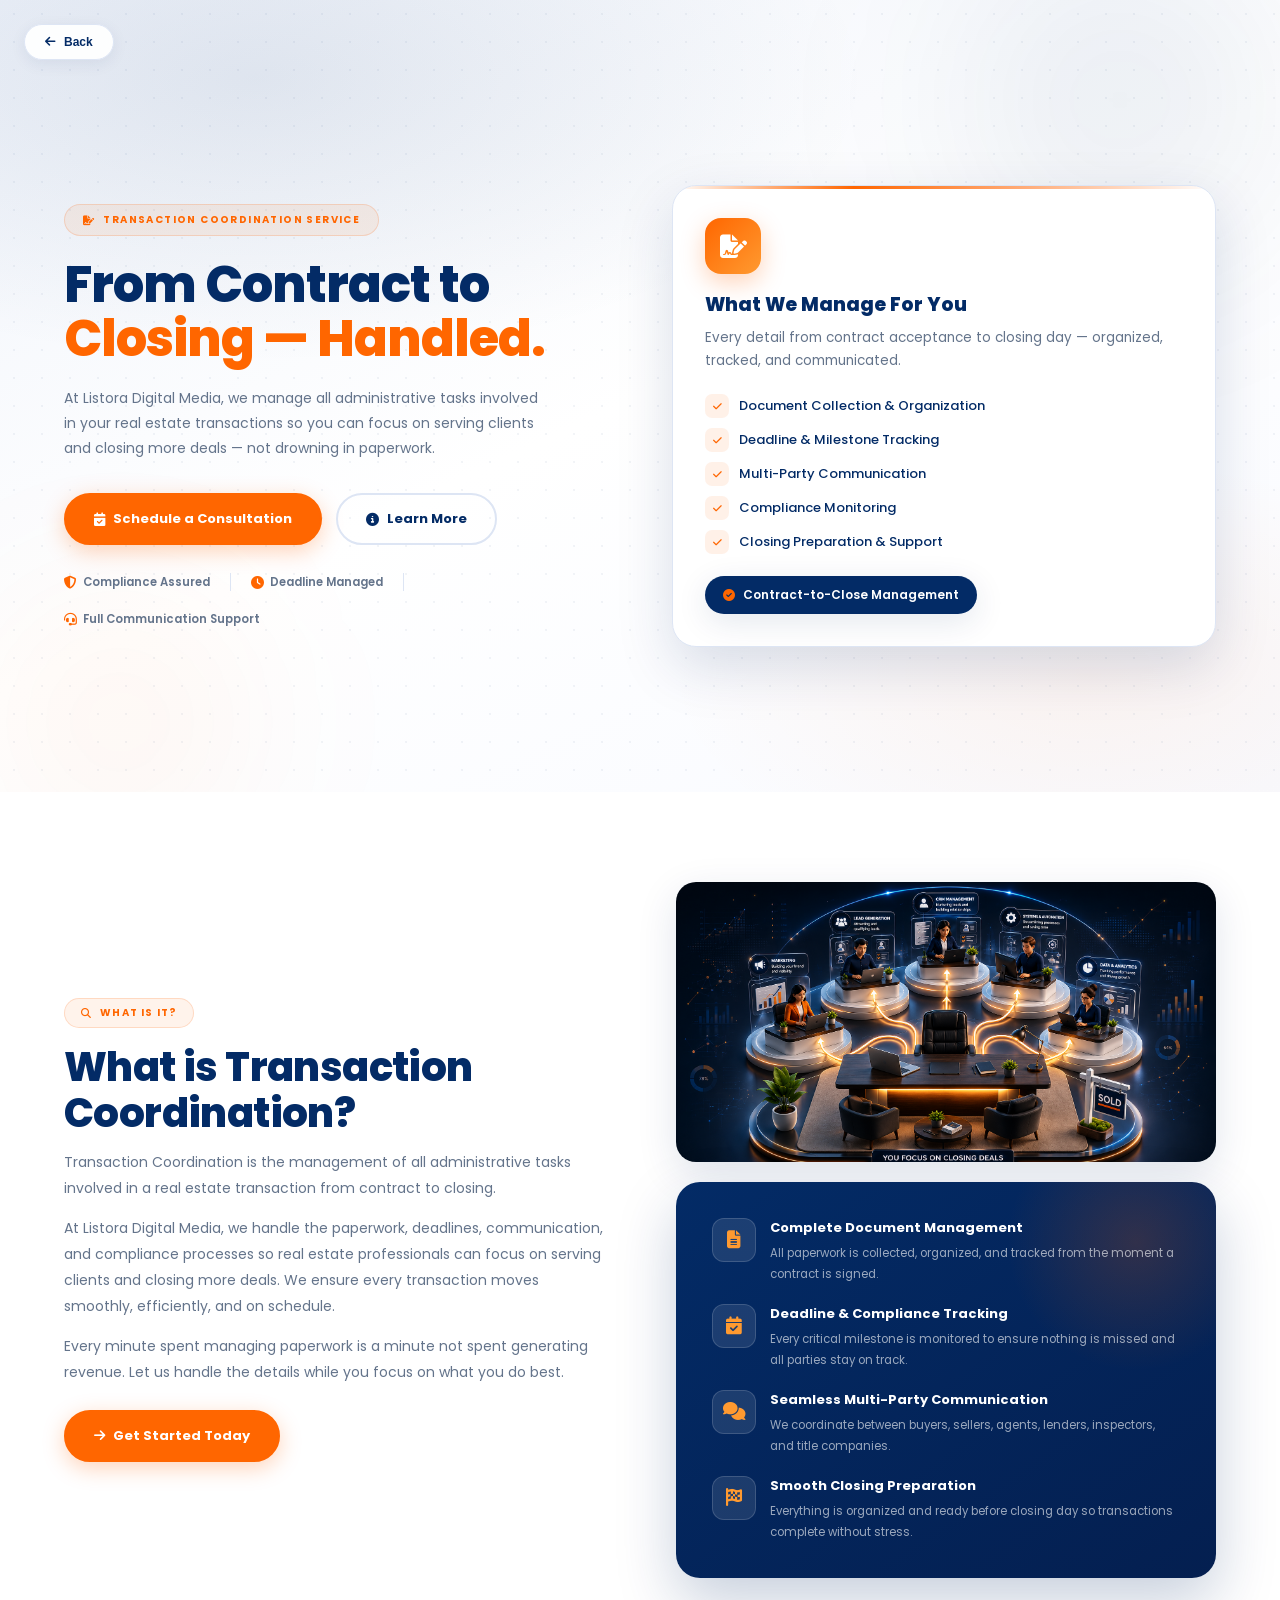
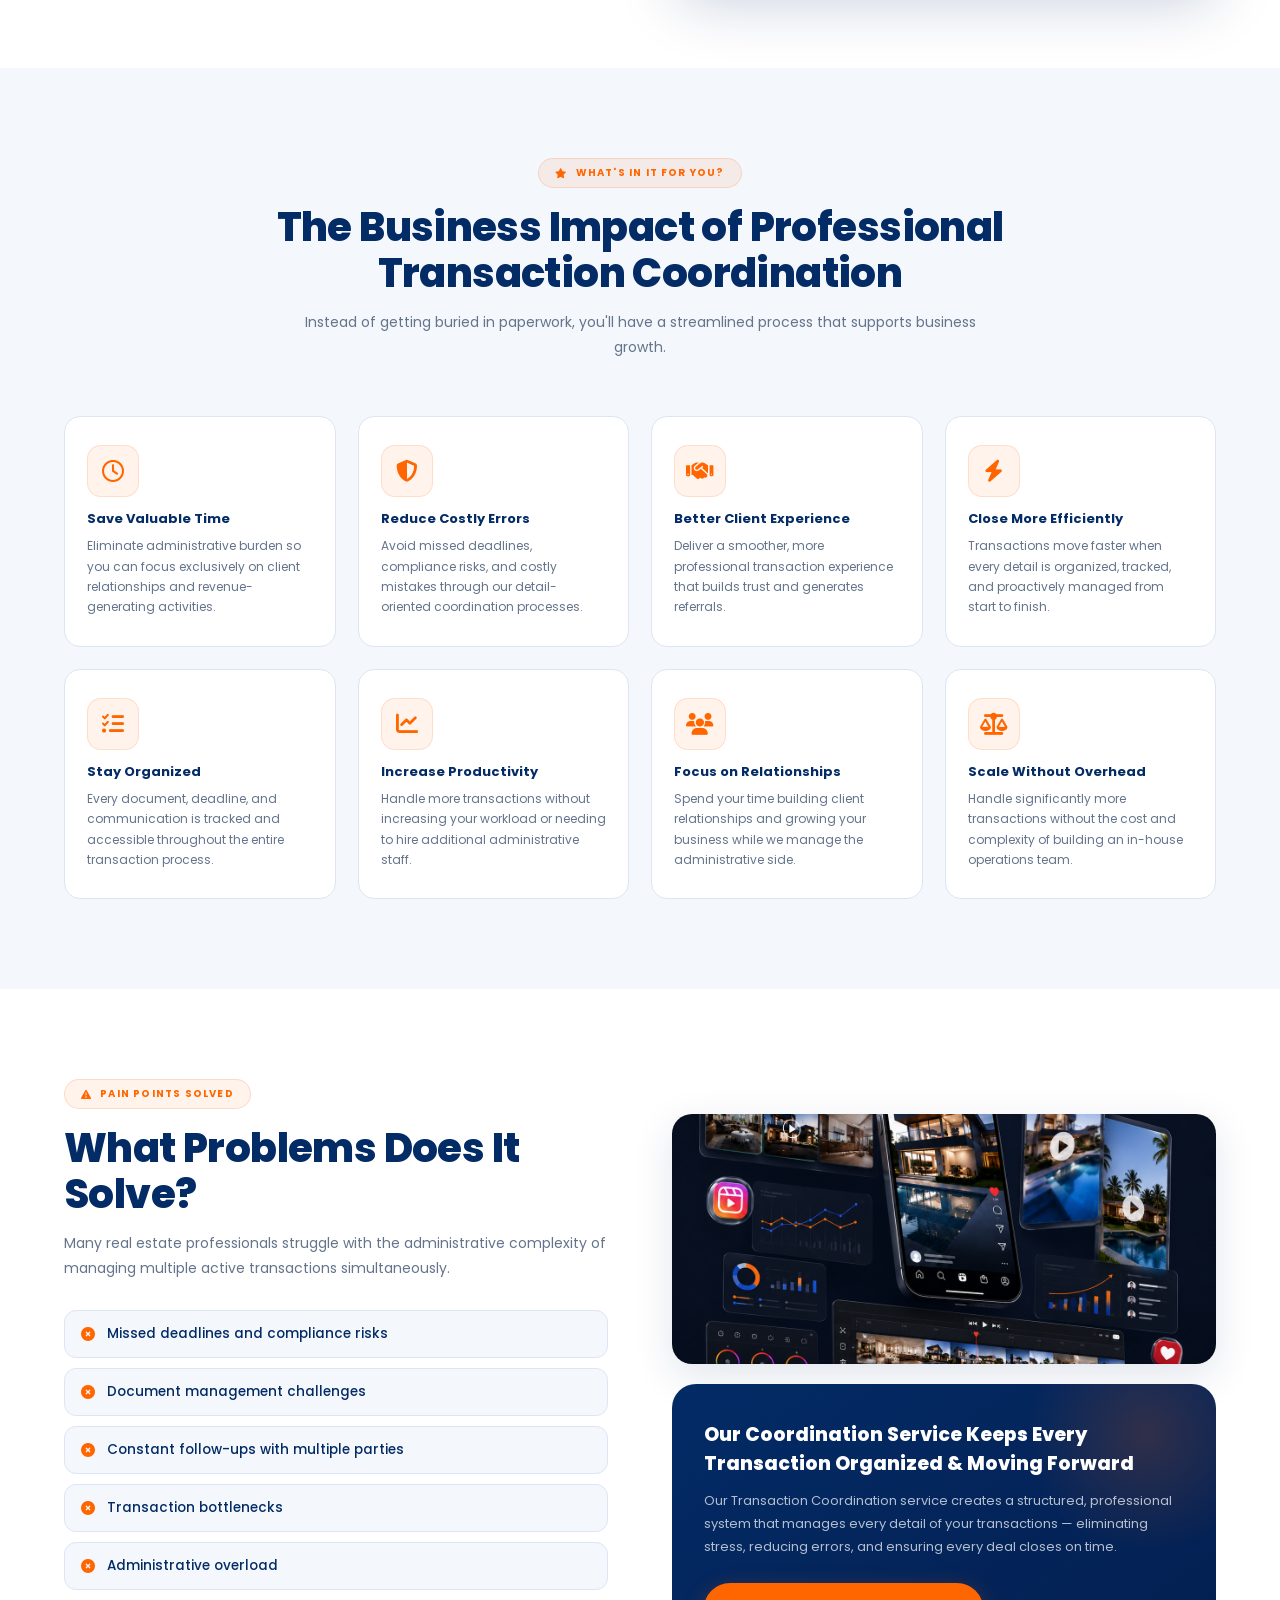
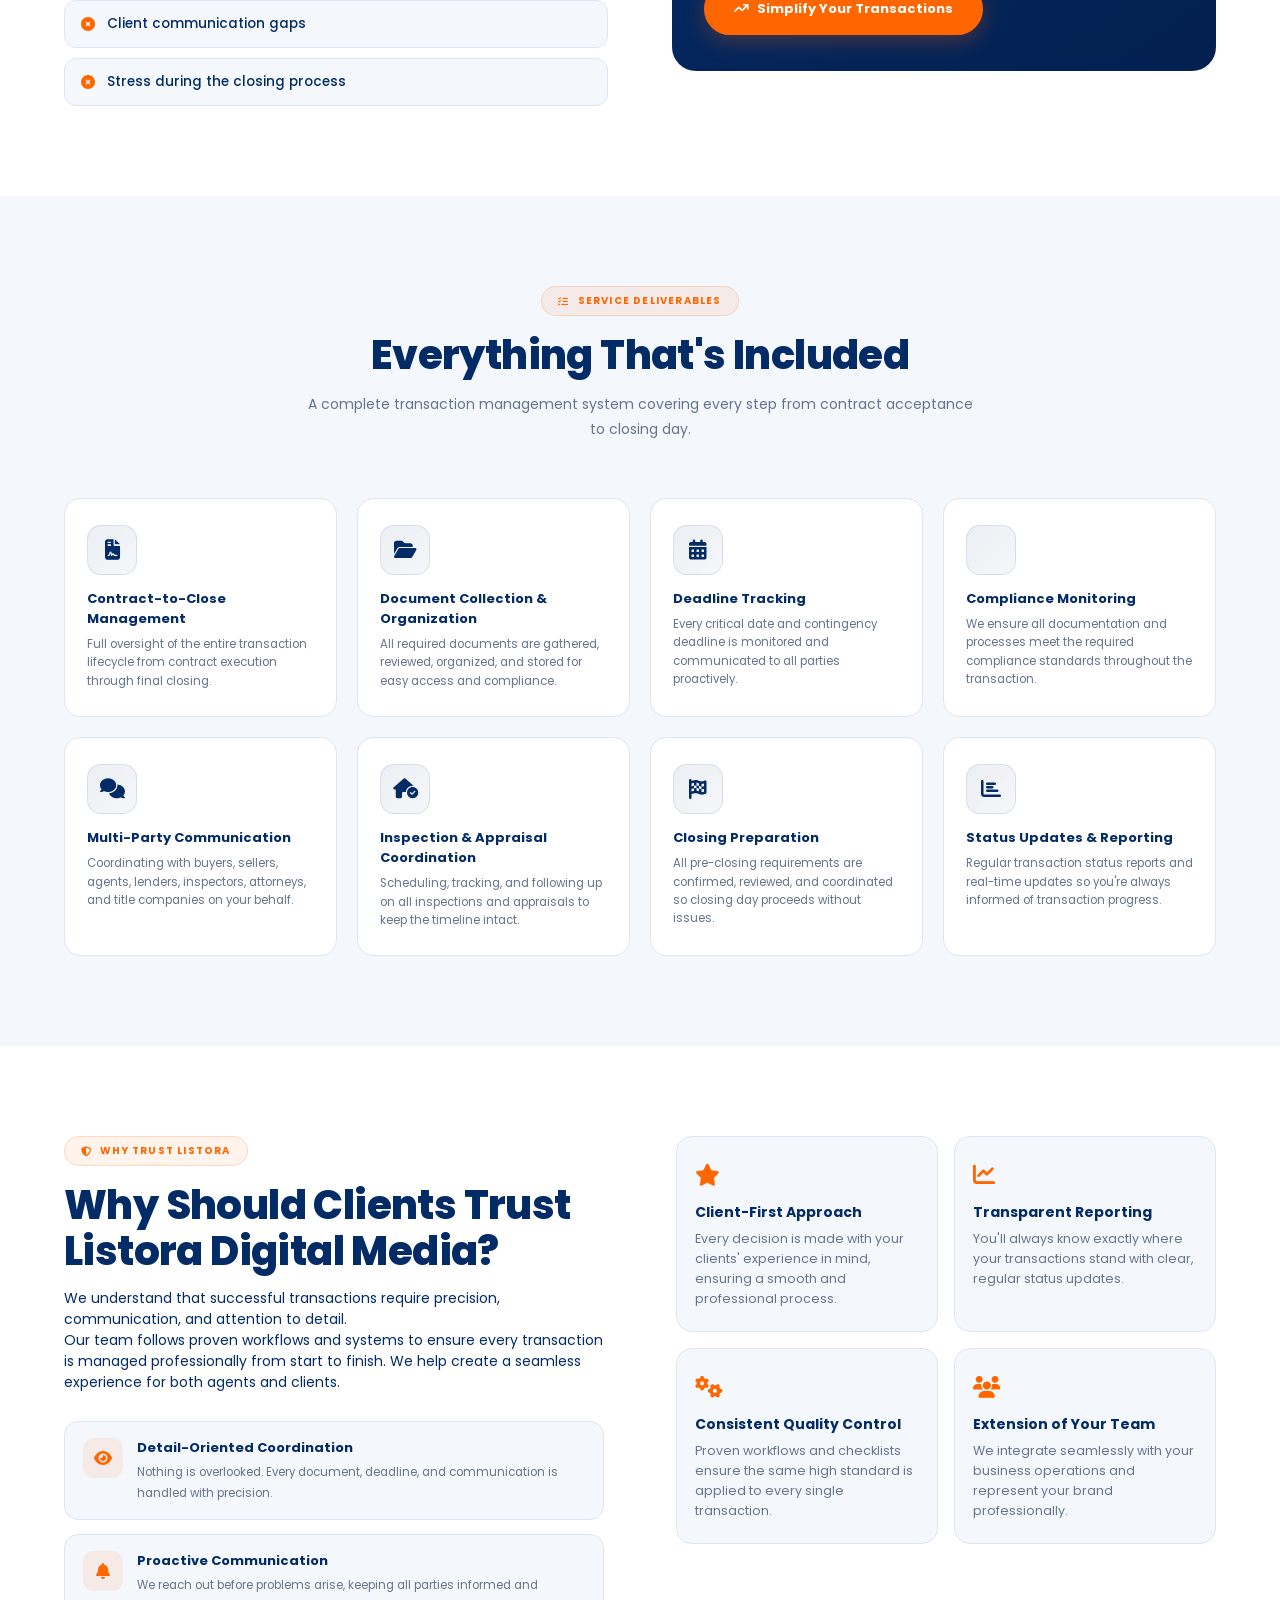
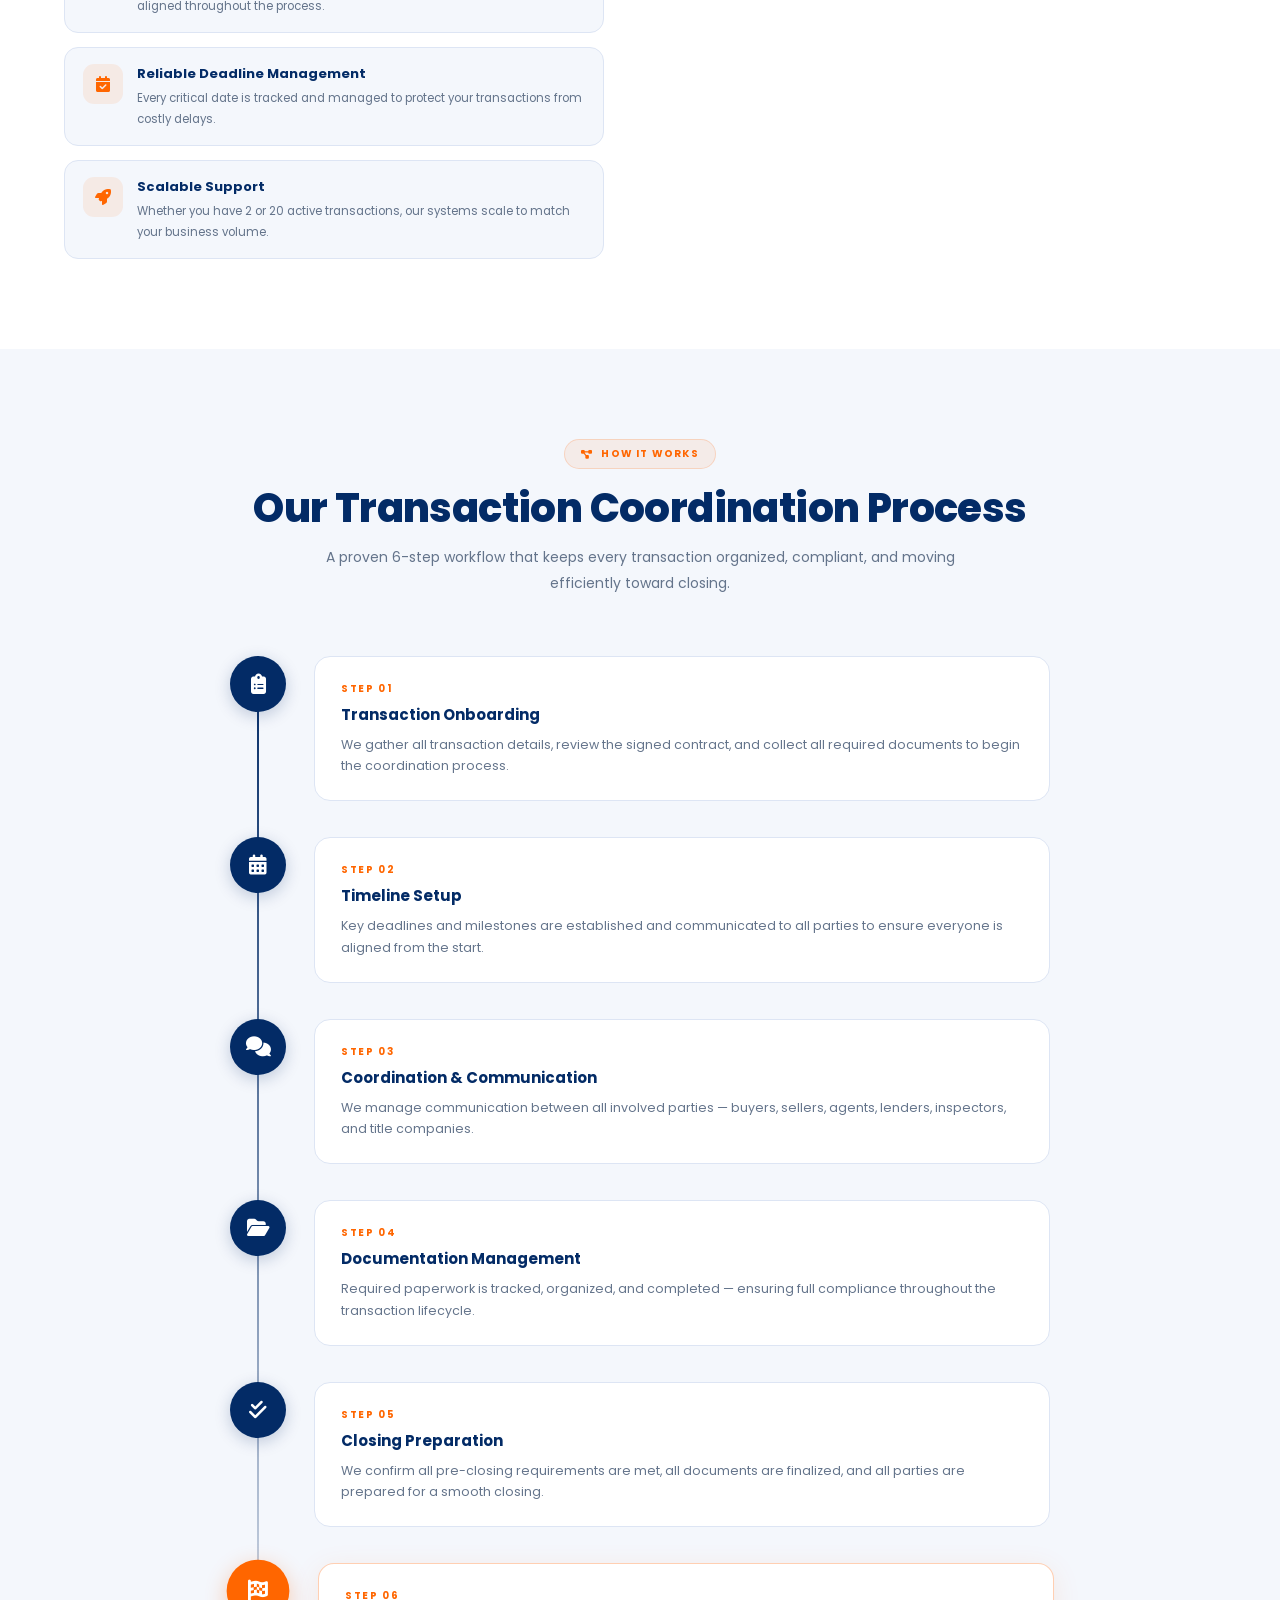
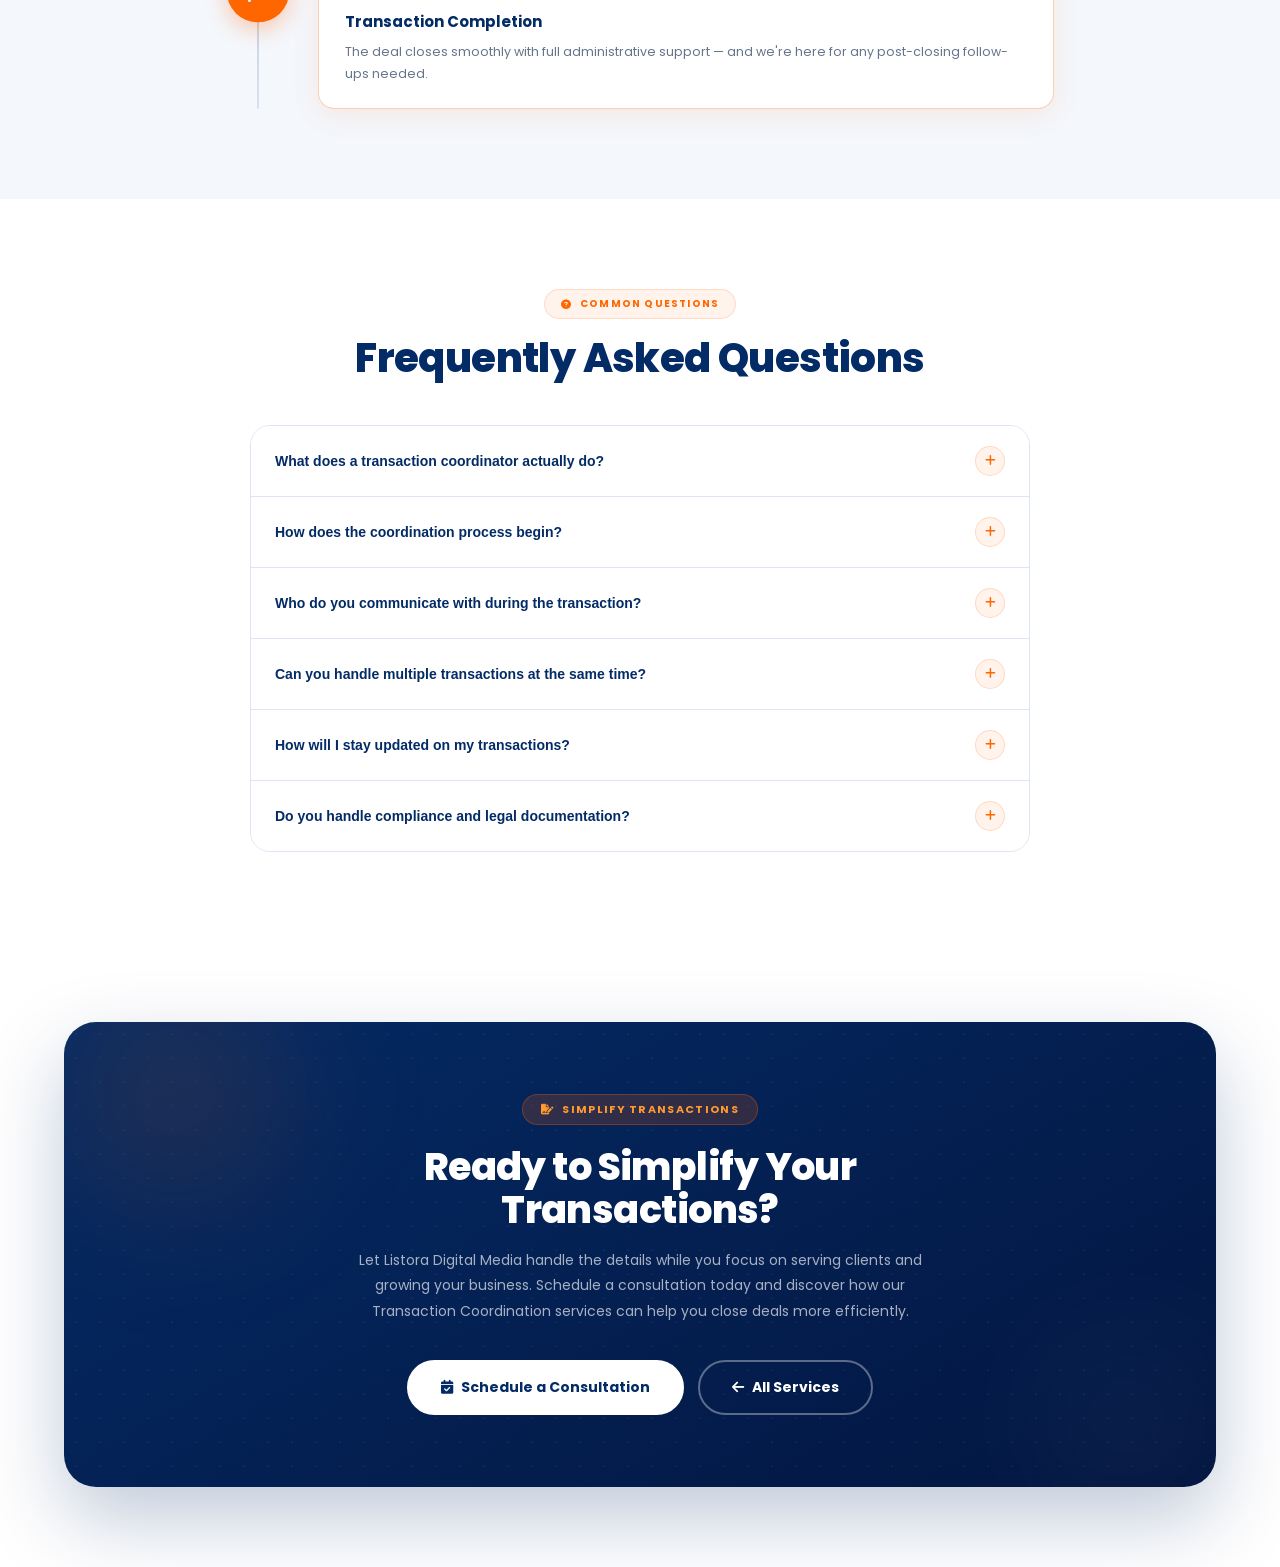
<file: tc.html>
<!DOCTYPE html>
<html lang="en">

<head>
    <meta charset="UTF-8">
    <meta name="viewport" content="width=device-width, initial-scale=1.0">
    <meta name="description"
        content="Transaction Coordination services by Listora Digital Media — manage every real estate transaction from contract to closing with precision.">
    <title>Transaction Coordination | Listora Digital Media</title>

    <link rel="preconnect" href="https://fonts.googleapis.com">
    <link rel="preconnect" href="https://fonts.gstatic.com" crossorigin>
    <link href="https://fonts.googleapis.com/css2?family=Poppins:wght@300;400;500;600;700;800&display=swap"
        rel="stylesheet">
    <link rel="stylesheet" href="https://cdnjs.cloudflare.com/ajax/libs/font-awesome/6.6.0/css/all.min.css">

    <style>
        /* ═══════════════════════════════════════════
   DESIGN SYSTEM — Listora
   Navy:#032B66  Orange:#FF6600  Font:Poppins
═══════════════════════════════════════════ */
        *,
        *::before,
        *::after {
            box-sizing: border-box;
            margin: 0;
            padding: 0
        }

        html {
            scroll-behavior: smooth;
            font-size: 16px
        }

        body {
            font-family: 'Poppins', sans-serif;
            color: #032B66;
            background: #fff;
            overflow-x: hidden;
            -webkit-font-smoothing: antialiased
        }

        img {
            max-width: 100%;
            display: block
        }

        a {
            text-decoration: none
        }

        ul {
            list-style: none
        }

        :root {
            --navy: #032B66;
            --navy-deep: #021f4b;
            --navy-mid: #1a2353;
            --orange: #FF6600;
            --orange-dark: #e05500;
            --orange-soft: #f26b2c;
            --white: #ffffff;
            --bg-light: #f4f7fc;
            --bg-soft: #f0f4fb;
            --text-muted: #64748B;
            --border: #dde5f4;
            --shadow-sm: 0 4px 16px rgba(3, 43, 102, .07);
            --shadow-md: 0 8px 32px rgba(3, 43, 102, .11);
            --shadow-lg: 0 20px 56px rgba(3, 43, 102, .15);
            --radius: 16px;
            --radius-lg: 24px;
            --ease: cubic-bezier(.22, 1, .36, 1);
        }

        /* ── BACK BUTTON ── */
        .back-btn {
            position: fixed;
            top: 24px;
            left: 24px;
            z-index: 1000;
            display: inline-flex;
            align-items: center;
            gap: 8px;
            background: rgba(255, 255, 255, .92);
            backdrop-filter: blur(12px);
            border: 1px solid var(--border);
            border-radius: 50px;
            padding: 10px 20px;
            font-size: 13px;
            font-weight: 600;
            color: var(--navy);
            box-shadow: var(--shadow-sm);
            cursor: pointer;
            transition: transform .5s var(--ease), box-shadow .5s var(--ease), background .3s ease;
        }

        .back-btn i {
            transition: transform .4s var(--ease);
        }

        .back-btn:hover {
            transform: translateX(-4px);
            background: #fff;
            box-shadow: var(--shadow-md);
        }

        .back-btn:hover i {
            transform: translateX(-3px);
        }

        /* ── SCROLL REVEAL ── */
        .reveal {
            opacity: 0;
            transform: translateY(36px);
            transition: opacity .75s var(--ease), transform .75s var(--ease);
        }

        .reveal.visible {
            opacity: 1;
            transform: translateY(0);
        }

        .reveal-left {
            opacity: 0;
            transform: translateX(-32px);
            transition: opacity .75s var(--ease), transform .75s var(--ease);
        }

        .reveal-left.visible {
            opacity: 1;
            transform: translateX(0);
        }

        .reveal-right {
            opacity: 0;
            transform: translateX(32px);
            transition: opacity .75s var(--ease), transform .75s var(--ease);
        }

        .reveal-right.visible {
            opacity: 1;
            transform: translateX(0);
        }

        [data-delay="100"] {
            transition-delay: .10s
        }

        [data-delay="200"] {
            transition-delay: .20s
        }

        [data-delay="300"] {
            transition-delay: .30s
        }

        [data-delay="400"] {
            transition-delay: .40s
        }

        [data-delay="500"] {
            transition-delay: .50s
        }

        /* ── LAYOUT ── */
        .container {
            width: 90%;
            max-width: 1180px;
            margin: 0 auto
        }

        .section-pad {
            padding: 90px 0
        }

        /* ── LABELS & TYPOGRAPHY ── */
        .section-label {
            display: inline-flex;
            align-items: center;
            gap: 8px;
            background: rgba(255, 98, 0, .08);
            color: var(--orange);
            border: 1px solid rgba(255, 98, 0, .18);
            padding: 6px 16px;
            border-radius: 50px;
            font-size: 11px;
            font-weight: 700;
            letter-spacing: .12em;
            text-transform: uppercase;
            margin-bottom: 16px;
        }

        .section-label i {
            font-size: 10px
        }

        .section-title {
            font-size: clamp(28px, 4vw, 46px);
            font-weight: 800;
            line-height: 1.15;
            color: var(--navy);
            letter-spacing: -.015em;
            margin-bottom: 14px;
        }

        .section-sub {
            font-size: 16px;
            line-height: 1.8;
            color: var(--text-muted);
            max-width: 680px;
        }

        .section-sub.center {
            margin: 0 auto;
            text-align: center;
        }

        /* ── BUTTONS ── */
        .btn {
            display: inline-flex;
            align-items: center;
            gap: 8px;
            padding: 14px 28px;
            border-radius: 50px;
            font-family: 'Poppins', sans-serif;
            font-size: 14px;
            font-weight: 700;
            cursor: pointer;
            border: 2px solid transparent;
            position: relative;
            overflow: hidden;
            transition: transform .55s var(--ease), box-shadow .55s var(--ease), background .3s ease;
        }

        .btn::after {
            content: '';
            position: absolute;
            inset: 0;
            background: linear-gradient(108deg, transparent 30%, rgba(255, 255, 255, .4) 50%, transparent 70%);
            transform: translateX(-130%);
            transition: transform 0ms linear;
            pointer-events: none;
        }

        .btn:hover::after {
            transform: translateX(130%);
            transition: transform 650ms var(--ease);
        }

        .btn-primary {
            background: var(--orange);
            color: #fff;
            border-color: var(--orange);
            box-shadow: 0 6px 22px rgba(255, 98, 0, .28);
        }

        .btn-primary:hover {
            background: var(--orange-dark);
            transform: translateY(-3px) scale(1.015);
            box-shadow: 0 12px 32px rgba(255, 98, 0, .36);
        }

        .btn-outline {
            background: transparent;
            color: var(--navy);
            border-color: var(--border);
        }

        .btn-outline:hover {
            border-color: var(--navy);
            background: var(--bg-light);
            transform: translateY(-2px);
        }

        @keyframes fadeUp {
            from {
                opacity: 0;
                transform: translateY(28px)
            }

            to {
                opacity: 1;
                transform: translateY(0)
            }
        }

        /* ════════════════════════════════════════════════════════
   1. HERO — teal/green accent to differentiate from lead-gen
════════════════════════════════════════════════════════ */
        .hero {
            min-height: 88vh;
            display: flex;
            align-items: center;
            background:
                radial-gradient(ellipse 80% 60% at 20% 10%, rgba(3, 43, 102, .09) 0%, transparent 60%),
                radial-gradient(ellipse 60% 50% at 85% 85%, rgba(255, 98, 0, .06) 0%, transparent 55%),
                linear-gradient(155deg, #f0f4fb 0%, #ffffff 50%, #f8faff 100%);
            position: relative;
            overflow: hidden;
            padding: 120px 0 80px;
        }

        .hero-bg-dots {
            position: absolute;
            inset: 0;
            pointer-events: none;
            background-image: radial-gradient(circle, rgba(3, 43, 102, .05) 1px, transparent 1px);
            background-size: 28px 28px;
        }

        .hero-blob {
            position: absolute;
            border-radius: 50%;
            filter: blur(80px);
            pointer-events: none;
        }

        .hero-blob--1 {
            width: 480px;
            height: 480px;
            top: -140px;
            right: -80px;
            background: radial-gradient(circle, rgba(3, 43, 102, .10) 0%, transparent 70%);
            animation: blobDrift 18s ease-in-out infinite alternate;
        }

        .hero-blob--2 {
            width: 360px;
            height: 360px;
            bottom: -110px;
            left: -60px;
            background: radial-gradient(circle, rgba(255, 98, 0, .08) 0%, transparent 70%);
            animation: blobDrift 14s ease-in-out infinite alternate-reverse;
        }

        @keyframes blobDrift {
            from {
                transform: translate(0, 0) scale(1)
            }

            to {
                transform: translate(24px, -18px) scale(1.06)
            }
        }

        .hero-inner {
            position: relative;
            z-index: 1;
            display: grid;
            grid-template-columns: 1fr 1fr;
            gap: 64px;
            align-items: center;
        }

        .hero-content {
            max-width: 560px;
        }

        .hero-eyebrow {
            display: inline-flex;
            align-items: center;
            gap: 8px;
            background: rgba(255, 98, 0, .08);
            color: var(--orange);
            border: 1px solid rgba(255, 98, 0, .18);
            border-radius: 50px;
            padding: 7px 18px;
            font-size: 11px;
            font-weight: 700;
            letter-spacing: .14em;
            text-transform: uppercase;
            margin-bottom: 22px;
            animation: fadeUp .8s var(--ease) .1s both;
        }

        .hero-title {
            font-size: clamp(36px, 5vw, 58px);
            font-weight: 800;
            line-height: 1.08;
            color: var(--navy);
            letter-spacing: -.02em;
            margin-bottom: 20px;
            animation: fadeUp .85s var(--ease) .2s both;
        }

        .hero-title span {
            color: var(--orange);
        }

        .hero-sub {
            font-size: 16px;
            line-height: 1.8;
            color: var(--text-muted);
            margin-bottom: 32px;
            max-width: 480px;
            animation: fadeUp .85s var(--ease) .3s both;
        }

        .hero-actions {
            display: flex;
            gap: 14px;
            flex-wrap: wrap;
            animation: fadeUp .85s var(--ease) .4s both;
        }

        .hero-trust {
            display: flex;
            align-items: center;
            gap: 20px;
            margin-top: 28px;
            flex-wrap: wrap;
            animation: fadeUp .85s var(--ease) .5s both;
        }

        .hero-trust-item {
            display: flex;
            align-items: center;
            gap: 6px;
            font-size: 12.5px;
            font-weight: 600;
            color: var(--text-muted);
        }

        .hero-trust-item i {
            color: var(--orange);
            font-size: 13px;
        }

        .hero-trust-divider {
            width: 1px;
            height: 18px;
            background: var(--border);
        }

        /* Hero visual card */
        .hero-visual {
            position: relative;
        }

        .hero-card-float {
            background: #fff;
            border-radius: var(--radius-lg);
            border: 1px solid var(--border);
            box-shadow: var(--shadow-lg);
            padding: 32px;
            position: relative;
            overflow: hidden;
            animation: fadeUp .9s var(--ease) .25s both;
        }

        .hero-card-float::before {
            content: '';
            position: absolute;
            top: 0;
            left: 0;
            right: 0;
            height: 3px;
            background: linear-gradient(90deg, transparent, var(--orange), rgba(255, 98, 0, .5), transparent);
        }

        .hero-card-float .float-icon {
            width: 56px;
            height: 56px;
            border-radius: 16px;
            background: linear-gradient(135deg, var(--orange), #ff9a30);
            display: flex;
            align-items: center;
            justify-content: center;
            font-size: 24px;
            color: #fff;
            margin-bottom: 16px;
            box-shadow: 0 8px 24px rgba(255, 98, 0, .28);
        }

        .hero-card-float h3 {
            font-size: 19px;
            font-weight: 800;
            color: var(--navy);
            margin-bottom: 8px;
        }

        .hero-card-float p {
            font-size: 13.5px;
            line-height: 1.7;
            color: var(--text-muted);
            margin-bottom: 22px;
        }

        /* Checklist inside hero card */
        .hero-checklist {
            display: flex;
            flex-direction: column;
            gap: 10px;
            margin-bottom: 22px;
        }

        .hero-check-item {
            display: flex;
            align-items: center;
            gap: 10px;
            font-size: 13px;
            font-weight: 500;
            color: var(--navy);
        }

        .hero-check-icon {
            width: 24px;
            height: 24px;
            border-radius: 7px;
            background: rgba(255, 98, 0, .09);
            display: flex;
            align-items: center;
            justify-content: center;
            font-size: 10px;
            color: var(--orange);
            flex-shrink: 0;
        }

        .float-badge {
            background: var(--navy);
            color: #fff;
            display: inline-flex;
            align-items: center;
            gap: 8px;
            padding: 10px 18px;
            border-radius: 50px;
            font-size: 12px;
            font-weight: 600;
            box-shadow: var(--shadow-md);
        }

        .float-badge i {
            color: var(--orange);
        }

        /* ════════════════════════════════════════════════════════
   2. OVERVIEW
════════════════════════════════════════════════════════ */
        .overview {
            background: var(--white);
        }

        .overview-inner {
            display: grid;
            grid-template-columns: 1fr 1fr;
            gap: 72px;
            align-items: center;
        }

        .overview-text p {
            font-size: 15px;
            line-height: 1.85;
            color: var(--text-muted);
            margin-bottom: 14px;
        }

        .overview-visual {
            background: linear-gradient(145deg, var(--navy) 0%, #041f50 100%);
            border-radius: var(--radius-lg);
            padding: 36px;
            color: #fff;
            position: relative;
            overflow: hidden;
            box-shadow: 0 24px 60px rgba(3, 43, 102, .22);
        }

        .overview-visual::after {
            content: '';
            position: absolute;
            width: 280px;
            height: 280px;
            top: -80px;
            right: -60px;
            border-radius: 50%;
            background: radial-gradient(circle, rgba(255, 98, 0, .18) 0%, transparent 65%);
            pointer-events: none;
        }

        .ov-goal {
            display: flex;
            align-items: flex-start;
            gap: 14px;
            margin-bottom: 20px;
            position: relative;
            z-index: 1;
        }

        .ov-goal:last-child {
            margin-bottom: 0;
        }

        .ov-goal-icon {
            width: 44px;
            height: 44px;
            border-radius: 12px;
            background: rgba(255, 255, 255, .10);
            border: 1px solid rgba(255, 255, 255, .15);
            display: flex;
            align-items: center;
            justify-content: center;
            font-size: 18px;
            color: #ff9a30;
            flex-shrink: 0;
        }

        .ov-goal-text strong {
            display: block;
            font-size: 14px;
            font-weight: 700;
            color: #fff;
            margin-bottom: 4px;
        }

        .ov-goal-text span {
            font-size: 12.5px;
            color: rgba(255, 255, 255, .60);
            line-height: 1.5;
        }

        /* ════════════════════════════════════════════════════════
   3. BENEFITS
════════════════════════════════════════════════════════ */
        .benefits {
            background: var(--bg-light);
        }

        .benefits-header {
            text-align: center;
            margin-bottom: 56px;
        }

        .benefits-grid {
            display: grid;
            grid-template-columns: repeat(4, 1fr);
            gap: 22px;
        }

        .benefit-card {
            background: #fff;
            border-radius: var(--radius);
            border: 1px solid var(--border);
            padding: 28px 22px;
            transition: transform .65s var(--ease), box-shadow .65s var(--ease), border-color .4s ease;
            position: relative;
            overflow: hidden;
        }

        .benefit-card::before {
            content: '';
            position: absolute;
            bottom: 0;
            left: 50%;
            transform: translateX(-50%) scaleX(0);
            width: 60%;
            height: 2px;
            background: var(--orange);
            border-radius: 2px;
            transition: transform .5s var(--ease);
        }

        .benefit-card:hover::before {
            transform: translateX(-50%) scaleX(1);
        }

        .benefit-card:hover {
            transform: translateY(-8px);
            box-shadow: var(--shadow-md);
            border-color: rgba(255, 98, 0, .2);
        }

        .benefit-icon {
            width: 52px;
            height: 52px;
            border-radius: 14px;
            background: rgba(255, 98, 0, .08);
            border: 1px solid rgba(255, 98, 0, .15);
            display: flex;
            align-items: center;
            justify-content: center;
            font-size: 22px;
            color: var(--orange);
            margin-bottom: 14px;
            transition: background .45s var(--ease), transform .55s cubic-bezier(.34, 1.56, .64, 1);
        }

        .benefit-card:hover .benefit-icon {
            background: var(--orange);
            color: #fff;
            transform: scale(1.1) translateY(-2px);
        }

        .benefit-card h4 {
            font-size: 15px;
            font-weight: 700;
            color: var(--navy);
            margin-bottom: 8px;
            line-height: 1.3;
        }

        .benefit-card p {
            font-size: 13px;
            line-height: 1.7;
            color: var(--text-muted);
        }

        /* ════════════════════════════════════════════════════════
   4. PROBLEMS
════════════════════════════════════════════════════════ */
        .problems {
            background: #fff;
        }

        .problems-inner {
            display: grid;
            grid-template-columns: 1fr 1fr;
            gap: 64px;
            align-items: center;
        }

        .problems-text p {
            font-size: 15px;
            line-height: 1.85;
            color: var(--text-muted);
            margin-bottom: 24px;
        }

        .problem-list {
            display: flex;
            flex-direction: column;
            gap: 10px;
        }

        .problem-item {
            display: flex;
            align-items: center;
            gap: 12px;
            padding: 13px 16px;
            background: var(--bg-light);
            border-radius: 12px;
            border: 1px solid var(--border);
            transition: border-color .3s ease, transform .45s var(--ease);
        }

        .problem-item:hover {
            border-color: rgba(255, 98, 0, .25);
            transform: translateX(4px);
        }

        .problem-item i {
            color: var(--orange);
            font-size: 14px;
            flex-shrink: 0;
        }

        .problem-item span {
            font-size: 13.5px;
            font-weight: 500;
            color: var(--navy);
        }

        .problems-cta-box {
            background: linear-gradient(145deg, var(--navy), #041f50);
            border-radius: var(--radius-lg);
            padding: 36px 32px;
            color: #fff;
            position: relative;
            overflow: hidden;
        }

        .problems-cta-box::after {
            content: '';
            position: absolute;
            width: 260px;
            height: 260px;
            top: -80px;
            right: -60px;
            border-radius: 50%;
            background: radial-gradient(circle, rgba(255, 98, 0, .18) 0%, transparent 65%);
            pointer-events: none;
        }

        .problems-cta-box h3 {
            font-size: 22px;
            font-weight: 800;
            margin-bottom: 12px;
            position: relative;
            z-index: 1;
        }

        .problems-cta-box p {
            font-size: 14px;
            line-height: 1.75;
            color: rgba(255, 255, 255, .70);
            margin-bottom: 24px;
            position: relative;
            z-index: 1;
        }

        .problems-cta-box .btn-primary {
            position: relative;
            z-index: 1;
        }

        /* ════════════════════════════════════════════════════════
   5. WHAT'S INCLUDED
════════════════════════════════════════════════════════ */
        .included {
            background: var(--bg-light);
        }

        .included-header {
            text-align: center;
            margin-bottom: 56px;
        }

        .included-grid {
            display: grid;
            grid-template-columns: repeat(4, 1fr);
            gap: 20px;
        }

        .included-card {
            background: #fff;
            border-radius: var(--radius);
            border: 1px solid var(--border);
            padding: 26px 22px;
            transition: transform .65s var(--ease), box-shadow .65s var(--ease);
            display: flex;
            flex-direction: column;
            align-items: flex-start;
        }

        .included-card:hover {
            transform: translateY(-8px);
            box-shadow: var(--shadow-md);
        }

        .included-card__icon {
            width: 50px;
            height: 50px;
            border-radius: 14px;
            background: linear-gradient(135deg, rgba(3, 43, 102, .08), rgba(3, 43, 102, .04));
            border: 1px solid rgba(3, 43, 102, .10);
            display: flex;
            align-items: center;
            justify-content: center;
            font-size: 20px;
            color: var(--navy);
            margin-bottom: 14px;
            transition: background .45s var(--ease), color .35s ease, transform .55s cubic-bezier(.34, 1.56, .64, 1);
        }

        .included-card:hover .included-card__icon {
            background: var(--navy);
            color: #fff;
            transform: scale(1.08);
        }

        .included-card h4 {
            font-size: 14px;
            font-weight: 700;
            color: var(--navy);
            margin-bottom: 6px;
        }

        .included-card p {
            font-size: 12.5px;
            line-height: 1.6;
            color: var(--text-muted);
        }

        /* ════════════════════════════════════════════════════════
   6. WHY TRUST
════════════════════════════════════════════════════════ */
        .trust {
            background: #fff;
        }

        .trust-inner {
            display: grid;
            grid-template-columns: 1fr 1fr;
            gap: 72px;
            align-items: start;
        }

        .trust-text p {
            font-size: 15px;
            line-height: 1.85;
            color: var(--text-muted);
            margin-bottom: 24px;
        }

        .trust-features {
            display: flex;
            flex-direction: column;
            gap: 14px;
        }

        .trust-feat {
            display: flex;
            align-items: flex-start;
            gap: 14px;
            padding: 16px 18px;
            background: var(--bg-light);
            border-radius: 14px;
            border: 1px solid var(--border);
            transition: border-color .35s ease, transform .5s var(--ease);
        }

        .trust-feat:hover {
            border-color: rgba(255, 98, 0, .25);
            transform: translateX(5px);
        }

        .trust-feat-icon {
            width: 40px;
            height: 40px;
            border-radius: 11px;
            background: rgba(255, 98, 0, .09);
            display: flex;
            align-items: center;
            justify-content: center;
            font-size: 16px;
            color: var(--orange);
            flex-shrink: 0;
        }

        .trust-feat-text strong {
            display: block;
            font-size: 14px;
            font-weight: 700;
            color: var(--navy);
            margin-bottom: 3px;
        }

        .trust-feat-text span {
            font-size: 12.5px;
            color: var(--text-muted);
            line-height: 1.5;
        }

        .trust-grid {
            display: grid;
            grid-template-columns: 1fr 1fr;
            gap: 16px;
        }

        .trust-card {
            background: var(--bg-light);
            border-radius: var(--radius);
            border: 1px solid var(--border);
            padding: 22px 18px;
            transition: transform .5s var(--ease), box-shadow .5s var(--ease);
        }

        .trust-card:hover {
            transform: translateY(-5px);
            box-shadow: var(--shadow-sm);
        }

        .trust-card-icon {
            font-size: 22px;
            color: var(--orange);
            margin-bottom: 10px;
        }

        .trust-card h5 {
            font-size: 14px;
            font-weight: 700;
            color: var(--navy);
            margin-bottom: 6px;
        }

        .trust-card p {
            font-size: 12.5px;
            line-height: 1.6;
            color: var(--text-muted);
        }

        /* ════════════════════════════════════════════════════════
   7. PROCESS
════════════════════════════════════════════════════════ */
        .process {
            background: var(--bg-light);
        }

        .process-header {
            text-align: center;
            margin-bottom: 60px;
        }

        .process-timeline {
            max-width: 820px;
            margin: 0 auto;
            position: relative;
        }

        .process-timeline::before {
            content: '';
            position: absolute;
            left: 27px;
            top: 0;
            bottom: 0;
            width: 2px;
            background: linear-gradient(to bottom, var(--navy), rgba(3, 43, 102, .1));
            border-radius: 2px;
        }

        .process-step {
            display: flex;
            gap: 28px;
            align-items: flex-start;
            margin-bottom: 36px;
            position: relative;
        }

        .process-step:last-child {
            margin-bottom: 0;
        }

        .process-dot {
            width: 56px;
            height: 56px;
            border-radius: 50%;
            background: var(--navy);
            color: #fff;
            display: flex;
            align-items: center;
            justify-content: center;
            font-size: 20px;
            flex-shrink: 0;
            position: relative;
            z-index: 2;
            box-shadow: 0 4px 16px rgba(3, 43, 102, .22);
            transition: background .4s ease, transform .5s var(--ease), box-shadow .4s ease;
        }

        .process-step.ps-active .process-dot,
        .process-step:hover .process-dot {
            background: var(--orange);
            transform: scale(1.12);
            box-shadow: 0 6px 20px rgba(255, 98, 0, .32);
        }

        .process-card {
            background: #fff;
            border-radius: var(--radius);
            border: 1.5px solid var(--border);
            padding: 24px 26px;
            flex: 1;
            transition: box-shadow .55s var(--ease), border-color .4s ease, transform .55s var(--ease);
        }

        .process-step.ps-active .process-card,
        .process-step:hover .process-card {
            border-color: rgba(255, 98, 0, .30);
            box-shadow: 0 6px 28px rgba(255, 98, 0, .10);
            transform: translateX(4px);
        }

        .process-step-num {
            font-size: 10px;
            font-weight: 700;
            letter-spacing: .16em;
            text-transform: uppercase;
            color: var(--orange);
            margin-bottom: 6px;
            display: block;
        }

        .process-card h4 {
            font-size: 17px;
            font-weight: 700;
            color: var(--navy);
            margin-bottom: 8px;
        }

        .process-card p {
            font-size: 13.5px;
            line-height: 1.7;
            color: var(--text-muted);
        }

        /* ════════════════════════════════════════════════════════
   8. FAQ
════════════════════════════════════════════════════════ */
        .faq-section {
            background: #fff;
        }

        .faq-inner {
            max-width: 780px;
            margin: 0 auto;
        }

        .faq-header {
            text-align: center;
            margin-bottom: 44px;
        }

        .faq-list {
            border: 1.5px solid var(--border);
            border-radius: 20px;
            overflow: hidden;
        }

        .faq-item {
            border-bottom: 1px solid var(--border);
        }

        .faq-item:last-child {
            border-bottom: none;
        }

        .faq-q {
            width: 100%;
            background: #fff;
            border: none;
            padding: 20px 24px;
            display: flex;
            align-items: center;
            justify-content: space-between;
            cursor: pointer;
            text-align: left;
            gap: 16px;
            transition: background .3s ease;
        }

        .faq-q:hover {
            background: var(--bg-light);
        }

        .faq-q[aria-expanded="true"] {
            background: rgba(3, 43, 102, .04);
        }

        .faq-q span {
            font-size: 15px;
            font-weight: 600;
            color: var(--navy);
        }

        .faq-icon {
            width: 30px;
            height: 30px;
            border-radius: 50%;
            background: rgba(255, 98, 0, .08);
            border: 1px solid rgba(255, 98, 0, .18);
            display: flex;
            align-items: center;
            justify-content: center;
            flex-shrink: 0;
            font-size: 12px;
            color: var(--orange);
            transition: transform .5s cubic-bezier(.34, 1.56, .64, 1), background .3s ease;
        }

        .faq-q[aria-expanded="true"] .faq-icon {
            transform: rotate(45deg);
            background: var(--orange);
            color: #fff;
            border-color: var(--orange);
        }

        .faq-a {
            max-height: 0;
            overflow: hidden;
            transition: max-height .45s cubic-bezier(.22, 1, .36, 1), padding .35s ease;
            padding: 0 24px;
            background: #fff;
        }

        .faq-a.open {
            max-height: 320px;
            padding: 0 24px 20px;
        }

        .faq-a p {
            font-size: 14px;
            line-height: 1.8;
            color: var(--text-muted);
            padding-top: 4px;
        }

        /* ════════════════════════════════════════════════════════
   9. CTA
════════════════════════════════════════════════════════ */
        .cta-section {
            padding: 80px 0;
        }

        .cta-container {
            background: linear-gradient(150deg, var(--navy) 0%, #041f50 55%, #021540 100%);
            border-radius: 32px;
            padding: 72px 60px;
            display: flex;
            flex-direction: column;
            align-items: center;
            text-align: center;
            position: relative;
            overflow: hidden;
            box-shadow: 0 32px 80px rgba(3, 43, 102, .25);
        }

        .cta-container::before {
            content: '';
            position: absolute;
            inset: 0;
            background-image: radial-gradient(circle, rgba(255, 255, 255, .04) 1px, transparent 1px);
            background-size: 24px 24px;
            pointer-events: none;
        }

        .cta-blob {
            position: absolute;
            border-radius: 50%;
            filter: blur(60px);
            pointer-events: none;
        }

        .cta-blob--1 {
            width: 380px;
            height: 380px;
            top: -120px;
            left: -80px;
            background: radial-gradient(circle, rgba(255, 98, 0, .16) 0%, transparent 65%);
        }

        .cta-blob--2 {
            width: 300px;
            height: 300px;
            bottom: -80px;
            right: -60px;
            background: radial-gradient(circle, rgba(255, 255, 255, .06) 0%, transparent 65%);
        }

        .cta-label {
            display: inline-flex;
            align-items: center;
            gap: 8px;
            background: rgba(255, 98, 0, .18);
            color: #ff9a30;
            border: 1px solid rgba(255, 98, 0, .30);
            border-radius: 50px;
            padding: 6px 18px;
            font-size: 11px;
            font-weight: 700;
            letter-spacing: .12em;
            text-transform: uppercase;
            margin-bottom: 20px;
            position: relative;
            z-index: 1;
        }

        .cta-title {
            font-size: clamp(26px, 3.8vw, 42px);
            font-weight: 800;
            color: #fff;
            line-height: 1.15;
            letter-spacing: -.015em;
            margin-bottom: 16px;
            position: relative;
            z-index: 1;
            max-width: 680px;
        }

        .cta-sub {
            font-size: 15px;
            line-height: 1.8;
            color: rgba(255, 255, 255, .65);
            margin-bottom: 36px;
            position: relative;
            z-index: 1;
            max-width: 580px;
        }

        .cta-actions {
            display: flex;
            gap: 14px;
            flex-wrap: wrap;
            justify-content: center;
            position: relative;
            z-index: 1;
        }

        .btn-cta-white {
            background: #fff;
            color: var(--navy);
            border: 2px solid #fff;
            padding: 15px 32px;
            border-radius: 50px;
            font-family: 'Poppins', sans-serif;
            font-weight: 700;
            font-size: 14px;
            display: inline-flex;
            align-items: center;
            gap: 8px;
            cursor: pointer;
            transition: transform .55s var(--ease), box-shadow .55s var(--ease);
        }

        .btn-cta-white:hover {
            transform: translateY(-3px) scale(1.015);
            box-shadow: 0 12px 32px rgba(0, 0, 0, .20);
        }

        .btn-cta-outline {
            background: transparent;
            color: #fff;
            border: 2px solid rgba(255, 255, 255, .35);
            padding: 15px 32px;
            border-radius: 50px;
            font-family: 'Poppins', sans-serif;
            font-weight: 700;
            font-size: 14px;
            display: inline-flex;
            align-items: center;
            gap: 8px;
            cursor: pointer;
            transition: border-color .3s ease, background .3s ease, transform .55s var(--ease);
        }

        .btn-cta-outline:hover {
            border-color: rgba(255, 255, 255, .70);
            background: rgba(255, 255, 255, .08);
            transform: translateY(-2px);
        }

        /* ── RESPONSIVE ── */
        @media(max-width:1024px) {

            .hero-inner,
            .overview-inner,
            .problems-inner,
            .trust-inner {
                grid-template-columns: 1fr;
                gap: 48px;
            }

            .benefits-grid {
                grid-template-columns: repeat(2, 1fr);
            }

            .included-grid {
                grid-template-columns: repeat(2, 1fr);
            }

            .trust-grid {
                grid-template-columns: 1fr 1fr;
            }
        }

        @media(max-width:768px) {
            .section-pad {
                padding: 70px 0;
            }

            .hero {
                padding: 100px 0 60px;
                min-height: auto;
            }

            .hero-inner {
                gap: 40px;
            }

            .hero-title {
                font-size: 32px;
            }

            .benefits-grid {
                grid-template-columns: 1fr 1fr;
            }

            .included-grid {
                grid-template-columns: 1fr 1fr;
            }

            .trust-grid {
                grid-template-columns: 1fr;
            }

            .process-timeline::before {
                left: 22px;
            }

            .process-dot {
                width: 46px;
                height: 46px;
                font-size: 16px;
            }

            .cta-container {
                padding: 48px 28px;
            }

            .back-btn {
                top: 16px;
                left: 16px;
                padding: 8px 16px;
                font-size: 12px;
            }
        }

        @media(max-width:480px) {

            .benefits-grid,
            .included-grid {
                grid-template-columns: 1fr;
            }

            .hero-actions,
            .cta-actions {
                flex-direction: column;
                align-items: stretch;
            }

            .btn,
            .btn-cta-white,
            .btn-cta-outline {
                justify-content: center;
            }

            .problems-inner {
                grid-template-columns: 1fr;
            }
        }

        @media(prefers-reduced-motion:reduce) {

            .reveal,
            .reveal-left,
            .reveal-right {
                animation: none !important;
                opacity: 1 !important;
                transform: none !important;
            }

            .hero-blob {
                animation: none !important;
            }
        }

        /* ═══ PREMIUM TEXT ANIMATIONS (Listora design system) ═══ */

        /* Word reveal — headings */
        .txt-word {
            display: inline-block;
            overflow: hidden;
            vertical-align: bottom;
            line-height: 1.1;
        }

        .txt-section-word {
            transform: translateY(105%);
            opacity: 0;
            will-change: transform, opacity;
            transition:
                transform 0.72s cubic-bezier(0.16, 1, 0.3, 1),
                opacity 0.50s ease;
        }

        .txt-section-word.txt-in {
            transform: translateY(0%);
            opacity: 1;
            will-change: auto;
        }

        /* Word reveal — paragraphs (softer, smaller range) */
        .txt-para-word {
            display: inline-block;
            overflow: hidden;
            vertical-align: bottom;
            line-height: inherit;
            transform: translateY(70%);
            opacity: 0;
            transition:
                transform 0.58s cubic-bezier(0.22, 1, 0.36, 1),
                opacity 0.45s ease;
            will-change: transform, opacity;
        }

        .txt-para-word.txt-in {
            transform: translateY(0%);
            opacity: 1;
            will-change: auto;
        }

        /* Badge spring pop */
        .txt-badge-anim {
            opacity: 0;
            transform: translateY(12px) scale(0.92);
            will-change: transform, opacity;
            transition:
                opacity 0.50s ease,
                transform 0.55s cubic-bezier(0.34, 1.56, 0.64, 1);
        }

        .txt-badge-anim.txt-badge-in {
            opacity: 1;
            transform: translateY(0) scale(1);
            will-change: auto;
        }

        /* Image scale-in on scroll */
        .img-reveal {
            opacity: 0;
            transform: scale(0.94);
            transition:
                opacity 0.85s cubic-bezier(0.22, 1, 0.36, 1),
                transform 0.85s cubic-bezier(0.22, 1, 0.36, 1);
            will-change: transform, opacity;
        }

        .img-reveal.img-in {
            opacity: 1;
            transform: scale(1);
            will-change: auto;
        }

        /* Counter number animation */
        .count-num {
            display: inline-block;
            font-variant-numeric: tabular-nums;
        }

        /* Reduced motion */
        @media (prefers-reduced-motion: reduce) {

            .txt-section-word,
            .txt-para-word,
            .txt-badge-anim,
            .img-reveal {
                transform: none !important;
                opacity: 1 !important;
                transition: none !important;
                will-change: auto !important;
            }
        }

        /* ── GLOBAL 2px FONT REDUCTION ── */
        html {
            font-size: 14px;
        }

        .section-title {
            font-size: clamp(22px, 3.5vw, 40px) !important;
        }

        .hero-title {
            font-size: clamp(30px, 4.5vw, 50px) !important;
        }

        .hero-sub {
            font-size: 14px !important;
        }

        .section-sub {
            font-size: 14px !important;
        }

        .section-label {
            font-size: 10px !important;
        }

        .benefit-card h4 {
            font-size: 13px !important;
        }

        .benefit-card p {
            font-size: 12px !important;
        }

        .included-card h4 {
            font-size: 13px !important;
        }

        .included-card p {
            font-size: 11.5px !important;
        }

        .process-card h4 {
            font-size: 15px !important;
        }

        .process-card p {
            font-size: 12.5px !important;
        }

        .trust-feat-text strong {
            font-size: 13px !important;
        }

        .trust-feat-text span {
            font-size: 11.5px !important;
        }

        .trust-card-body strong {
            font-size: 13px !important;
        }

        .trust-card-body span {
            font-size: 11.5px !important;
        }

        .ov-goal-text strong {
            font-size: 13px !important;
        }

        .ov-goal-text span {
            font-size: 11.5px !important;
        }

        .faq-q span {
            font-size: 14px !important;
        }

        .faq-a p {
            font-size: 13px !important;
        }

        .overview-text p {
            font-size: 14px !important;
        }

        .problems-text p {
            font-size: 14px !important;
        }

        .trust-text p {
            font-size: 14px !important;
        }

        .cta-title {
            font-size: clamp(22px, 3.5vw, 38px) !important;
        }

        .cta-sub {
            font-size: 14px !important;
        }

        .btn {
            font-size: 13px !important;
        }

        .back-btn {
            font-size: 12px !important;
        }

        .float-stat .stat-num {
            font-size: 1.4rem !important;
        }

        .float-stat .stat-label {
            font-size: 10px !important;
        }

        .hero-trust-item {
            font-size: 11.5px !important;
        }

        .hero-eyebrow {
            font-size: 10px !important;
        }

        .problems-cta-box h3 {
            font-size: 19px !important;
        }

        .problems-cta-box p {
            font-size: 13px !important;
        }
    </style>
</head>

<body>

    <!-- BACK BUTTON -->
    <button class="back-btn" onclick="history.back()" aria-label="Go back">
        <i class="fa-solid fa-arrow-left"></i>Back
    </button>


    <!-- ═══════════════════════════════════════════
     1. HERO
═══════════════════════════════════════════ -->
    <section class="hero" aria-labelledby="hero-title">
        <div class="hero-bg-dots" aria-hidden="true"></div>
        <div class="hero-blob hero-blob--1" aria-hidden="true"></div>
        <div class="hero-blob hero-blob--2" aria-hidden="true"></div>

        <div class="container">
            <div class="hero-inner">

                <div class="hero-content">
                    <div class="hero-eyebrow">
                        <i class="fa-solid fa-file-signature"></i>
                        Transaction Coordination Service
                    </div>
                    <h1 class="hero-title" id="hero-title">
                        From Contract to<br>
                        <span>Closing — Handled.</span>
                    </h1>
                    <p class="hero-sub">
                        At Listora Digital Media, we manage all administrative tasks involved in your real estate
                        transactions so you can focus on serving clients and closing more deals — not drowning in
                        paperwork.
                    </p>
                    <div class="hero-actions">
                        <a href="contact.html" class="btn btn-primary">
                            <i class="fa-solid fa-calendar-check"></i>
                            Schedule a Consultation
                        </a>
                        <a href="#overview" class="btn btn-outline">
                            <i class="fa-solid fa-circle-info"></i>
                            Learn More
                        </a>
                    </div>
                    <div class="hero-trust">
                        <div class="hero-trust-item"><i class="fa-solid fa-shield-halved"></i> Compliance Assured</div>
                        <div class="hero-trust-divider" aria-hidden="true"></div>
                        <div class="hero-trust-item"><i class="fa-solid fa-clock"></i> Deadline Managed</div>
                        <div class="hero-trust-divider" aria-hidden="true"></div>
                        <div class="hero-trust-item"><i class="fa-solid fa-headset"></i> Full Communication Support
                        </div>
                    </div>
                </div>

                <div class="hero-visual">
                    <div class="hero-card-float">
                        <div class="float-icon"><i class="fa-solid fa-file-signature"></i></div>
                        <h3>What We Manage For You</h3>
                        <p>Every detail from contract acceptance to closing day — organized, tracked, and communicated.
                        </p>
                        <div class="hero-checklist">
                            <div class="hero-check-item">
                                <div class="hero-check-icon"><i class="fa-solid fa-check"></i></div>
                                <span>Document Collection &amp; Organization</span>
                            </div>
                            <div class="hero-check-item">
                                <div class="hero-check-icon"><i class="fa-solid fa-check"></i></div>
                                <span>Deadline &amp; Milestone Tracking</span>
                            </div>
                            <div class="hero-check-item">
                                <div class="hero-check-icon"><i class="fa-solid fa-check"></i></div>
                                <span>Multi-Party Communication</span>
                            </div>
                            <div class="hero-check-item">
                                <div class="hero-check-icon"><i class="fa-solid fa-check"></i></div>
                                <span>Compliance Monitoring</span>
                            </div>
                            <div class="hero-check-item">
                                <div class="hero-check-icon"><i class="fa-solid fa-check"></i></div>
                                <span>Closing Preparation &amp; Support</span>
                            </div>
                        </div>
                        <div class="float-badge">
                            <i class="fa-solid fa-circle-check"></i>
                            Contract-to-Close Management
                        </div>
                    </div>
                </div>

            </div>
        </div>
    </section>


    <!-- ═══════════════════════════════════════════
     2. OVERVIEW
═══════════════════════════════════════════ -->
    <section class="overview section-pad" id="overview" aria-labelledby="overview-title">
        <div class="container">
            <div class="overview-inner">

                <div class="overview-text reveal-left">
                    <span class="section-label"><i class="fa-solid fa-magnifying-glass"></i> What Is It?</span>
                    <h2 class="section-title" id="overview-title">What is Transaction Coordination?</h2>
                    <p>Transaction Coordination is the management of all administrative tasks involved in a real estate
                        transaction from contract to closing.</p>
                    <p>At Listora Digital Media, we handle the paperwork, deadlines, communication, and compliance
                        processes so real estate professionals can focus on serving clients and closing more deals. We
                        ensure every transaction moves smoothly, efficiently, and on schedule.</p>
                    <p>Every minute spent managing paperwork is a minute not spent generating revenue. Let us handle the
                        details while you focus on what you do best.</p>
                    <a href="contact.html" class="btn btn-primary" style="margin-top:10px">
                        <i class="fa-solid fa-arrow-right"></i> Get Started Today
                    </a>
                </div>

                <div class="reveal-right" style="display:flex;flex-direction:column;gap:20px;">
                    <div class="overview-img-wrap"
                        style="border-radius:20px;overflow:hidden;box-shadow:0 12px 40px rgba(3,43,102,.12);">
                        <img src="s6.png" alt="Transaction coordination and document management" loading="lazy"
                            style="width:100%;height:280px;object-fit:cover;display:block;transition:transform 1.2s cubic-bezier(.22,1,.36,1);"
                            onmouseover="this.style.transform='scale(1.04)'"
                            onmouseout="this.style.transform='scale(1)'">
                    </div>
                    <div class="overview-visual">
                        <div class="ov-goal">
                            <div class="ov-goal-icon"><i class="fa-solid fa-file-lines"></i></div>
                            <div class="ov-goal-text">
                                <strong>Complete Document Management</strong>
                                <span>All paperwork is collected, organized, and tracked from the moment a contract is
                                    signed.</span>
                            </div>
                        </div>
                        <div class="ov-goal">
                            <div class="ov-goal-icon"><i class="fa-solid fa-calendar-check"></i></div>
                            <div class="ov-goal-text">
                                <strong>Deadline &amp; Compliance Tracking</strong>
                                <span>Every critical milestone is monitored to ensure nothing is missed and all parties
                                    stay
                                    on track.</span>
                            </div>
                        </div>
                        <div class="ov-goal">
                            <div class="ov-goal-icon"><i class="fa-solid fa-comments"></i></div>
                            <div class="ov-goal-text">
                                <strong>Seamless Multi-Party Communication</strong>
                                <span>We coordinate between buyers, sellers, agents, lenders, inspectors, and title
                                    companies.</span>
                            </div>
                        </div>
                        <div class="ov-goal">
                            <div class="ov-goal-icon"><i class="fa-solid fa-flag-checkered"></i></div>
                            <div class="ov-goal-text">
                                <strong>Smooth Closing Preparation</strong>
                                <span>Everything is organized and ready before closing day so transactions complete
                                    without
                                    stress.</span>
                            </div>
                        </div>
                    </div>
                </div>

            </div>
        </div>
    </section>


    <!-- ═══════════════════════════════════════════
     3. BENEFITS
═══════════════════════════════════════════ -->
    <section class="benefits section-pad" aria-labelledby="benefits-title">
        <div class="container">
            <div class="benefits-header reveal">
                <span class="section-label"><i class="fa-solid fa-star"></i> What's In It For You?</span>
                <h2 class="section-title" id="benefits-title">The Business Impact of Professional<br>Transaction
                    Coordination</h2>
                <p class="section-sub center">Instead of getting buried in paperwork, you'll have a streamlined process
                    that supports business growth.</p>
            </div>
            <div class="benefits-grid">
                <div class="benefit-card reveal" data-delay="0">
                    <div class="benefit-icon"><i class="fa-regular fa-clock"></i></div>
                    <h4>Save Valuable Time</h4>
                    <p>Eliminate administrative burden so you can focus exclusively on client relationships and
                        revenue-generating activities.</p>
                </div>
                <div class="benefit-card reveal" data-delay="100">
                    <div class="benefit-icon"><i class="fa-solid fa-shield-halved"></i></div>
                    <h4>Reduce Costly Errors</h4>
                    <p>Avoid missed deadlines, compliance risks, and costly mistakes through our detail-oriented
                        coordination processes.</p>
                </div>
                <div class="benefit-card reveal" data-delay="200">
                    <div class="benefit-icon"><i class="fa-solid fa-handshake"></i></div>
                    <h4>Better Client Experience</h4>
                    <p>Deliver a smoother, more professional transaction experience that builds trust and generates
                        referrals.</p>
                </div>
                <div class="benefit-card reveal" data-delay="300">
                    <div class="benefit-icon"><i class="fa-solid fa-bolt"></i></div>
                    <h4>Close More Efficiently</h4>
                    <p>Transactions move faster when every detail is organized, tracked, and proactively managed from
                        start to finish.</p>
                </div>
                <div class="benefit-card reveal" data-delay="0">
                    <div class="benefit-icon"><i class="fa-solid fa-list-check"></i></div>
                    <h4>Stay Organized</h4>
                    <p>Every document, deadline, and communication is tracked and accessible throughout the entire
                        transaction process.</p>
                </div>
                <div class="benefit-card reveal" data-delay="100">
                    <div class="benefit-icon"><i class="fa-solid fa-chart-line"></i></div>
                    <h4>Increase Productivity</h4>
                    <p>Handle more transactions without increasing your workload or needing to hire additional
                        administrative staff.</p>
                </div>
                <div class="benefit-card reveal" data-delay="200">
                    <div class="benefit-icon"><i class="fa-solid fa-users"></i></div>
                    <h4>Focus on Relationships</h4>
                    <p>Spend your time building client relationships and growing your business while we manage the
                        administrative side.</p>
                </div>
                <div class="benefit-card reveal" data-delay="300">
                    <div class="benefit-icon"><i class="fa-solid fa-scale-balanced"></i></div>
                    <h4>Scale Without Overhead</h4>
                    <p>Handle significantly more transactions without the cost and complexity of building an in-house
                        operations team.</p>
                </div>
            </div>
        </div>
    </section>


    <!-- ═══════════════════════════════════════════
     4. PROBLEMS WE SOLVE
═══════════════════════════════════════════ -->
    <section class="problems section-pad" aria-labelledby="problems-title">
        <div class="container">
            <div class="problems-inner">

                <div class="reveal-left">
                    <span class="section-label"><i class="fa-solid fa-triangle-exclamation"></i> Pain Points
                        Solved</span>
                    <h2 class="section-title" id="problems-title">What Problems Does It Solve?</h2>
                    <p class="section-sub" style="margin-bottom:28px">Many real estate professionals struggle with the
                        administrative complexity of managing multiple active transactions simultaneously.</p>
                    <div class="problem-list">
                        <div class="problem-item"><i class="fa-solid fa-circle-xmark"></i><span>Missed deadlines and
                                compliance risks</span></div>
                        <div class="problem-item"><i class="fa-solid fa-circle-xmark"></i><span>Document management
                                challenges</span></div>
                        <div class="problem-item"><i class="fa-solid fa-circle-xmark"></i><span>Constant follow-ups with
                                multiple parties</span></div>
                        <div class="problem-item"><i class="fa-solid fa-circle-xmark"></i><span>Transaction
                                bottlenecks</span></div>
                        <div class="problem-item"><i class="fa-solid fa-circle-xmark"></i><span>Administrative
                                overload</span></div>
                        <div class="problem-item"><i class="fa-solid fa-circle-xmark"></i><span>Client communication
                                gaps</span></div>
                        <div class="problem-item"><i class="fa-solid fa-circle-xmark"></i><span>Stress during the
                                closing process</span></div>
                    </div>
                </div>

                <div class="reveal-right" style="display:flex;flex-direction:column;gap:20px;">
                    <div style="border-radius:20px;overflow:hidden;box-shadow:0 12px 40px rgba(3,43,102,.12);">
                        <img src="s2.png" alt="Transaction management process" loading="lazy"
                            style="width:100%;height:250px;object-fit:cover;display:block;transition:transform 1.2s cubic-bezier(.22,1,.36,1);"
                            onmouseover="this.style.transform='scale(1.04)'"
                            onmouseout="this.style.transform='scale(1)'">
                    </div>
                    <div class="problems-cta-box">
                        <h3>Our Coordination Service Keeps Every Transaction Organized &amp; Moving Forward</h3>
                        <p>Our Transaction Coordination service creates a structured, professional system that manages
                            every detail of your transactions — eliminating stress, reducing errors, and ensuring every
                            deal closes on time.</p>
                        <a href="contact.html" class="btn btn-primary">
                            <i class="fa-solid fa-arrow-trend-up"></i> Simplify Your Transactions
                        </a>
                    </div>
                </div>

            </div>
        </div>
    </section>


    <!-- ═══════════════════════════════════════════
     5. WHAT'S INCLUDED
═══════════════════════════════════════════ -->
    <section class="included section-pad" aria-labelledby="included-title">
        <div class="container">
            <div class="included-header reveal">
                <span class="section-label"><i class="fa-solid fa-list-check"></i> Service Deliverables</span>
                <h2 class="section-title" id="included-title">Everything That's Included</h2>
                <p class="section-sub center">A complete transaction management system covering every step from contract
                    acceptance to closing day.</p>
            </div>
            <div class="included-grid">
                <div class="included-card reveal" data-delay="0">
                    <div class="included-card__icon"><i class="fa-solid fa-file-contract"></i></div>
                    <h4>Contract-to-Close Management</h4>
                    <p>Full oversight of the entire transaction lifecycle from contract execution through final closing.
                    </p>
                </div>
                <div class="included-card reveal" data-delay="100">
                    <div class="included-card__icon"><i class="fa-solid fa-folder-open"></i></div>
                    <h4>Document Collection &amp; Organization</h4>
                    <p>All required documents are gathered, reviewed, organized, and stored for easy access and
                        compliance.</p>
                </div>
                <div class="included-card reveal" data-delay="200">
                    <div class="included-card__icon"><i class="fa-solid fa-calendar-days"></i></div>
                    <h4>Deadline Tracking</h4>
                    <p>Every critical date and contingency deadline is monitored and communicated to all parties
                        proactively.</p>
                </div>
                <div class="included-card reveal" data-delay="300">
                    <div class="included-card__icon"><i class="fa-solid fa-shield-check"></i></div>
                    <h4>Compliance Monitoring</h4>
                    <p>We ensure all documentation and processes meet the required compliance standards throughout the
                        transaction.</p>
                </div>
                <div class="included-card reveal" data-delay="0">
                    <div class="included-card__icon"><i class="fa-solid fa-comments"></i></div>
                    <h4>Multi-Party Communication</h4>
                    <p>Coordinating with buyers, sellers, agents, lenders, inspectors, attorneys, and title companies on
                        your behalf.</p>
                </div>
                <div class="included-card reveal" data-delay="100">
                    <div class="included-card__icon"><i class="fa-solid fa-house-circle-check"></i></div>
                    <h4>Inspection &amp; Appraisal Coordination</h4>
                    <p>Scheduling, tracking, and following up on all inspections and appraisals to keep the timeline
                        intact.</p>
                </div>
                <div class="included-card reveal" data-delay="200">
                    <div class="included-card__icon"><i class="fa-solid fa-flag-checkered"></i></div>
                    <h4>Closing Preparation</h4>
                    <p>All pre-closing requirements are confirmed, reviewed, and coordinated so closing day proceeds
                        without issues.</p>
                </div>
                <div class="included-card reveal" data-delay="300">
                    <div class="included-card__icon"><i class="fa-solid fa-chart-bar"></i></div>
                    <h4>Status Updates &amp; Reporting</h4>
                    <p>Regular transaction status reports and real-time updates so you're always informed of transaction
                        progress.</p>
                </div>
            </div>
        </div>
    </section>


    <!-- ═══════════════════════════════════════════
     6. WHY TRUST US
═══════════════════════════════════════════ -->
    <section class="trust section-pad" aria-labelledby="trust-title">
        <div class="container">
            <div class="trust-inner">

                <div class="reveal-left">
                    <span class="section-label"><i class="fa-solid fa-shield-halved"></i> Why Trust Listora</span>
                    <h2 class="section-title" id="trust-title">Why Should Clients Trust Listora Digital Media?</h2>
                    <p>We understand that successful transactions require precision, communication, and attention to
                        detail.</p>
                    <p style="margin-bottom:28px">Our team follows proven workflows and systems to ensure every
                        transaction is managed professionally from start to finish. We help create a seamless experience
                        for both agents and clients.</p>
                    <div class="trust-features">
                        <div class="trust-feat">
                            <div class="trust-feat-icon"><i class="fa-solid fa-eye"></i></div>
                            <div class="trust-feat-text">
                                <strong>Detail-Oriented Coordination</strong>
                                <span>Nothing is overlooked. Every document, deadline, and communication is handled with
                                    precision.</span>
                            </div>
                        </div>
                        <div class="trust-feat">
                            <div class="trust-feat-icon"><i class="fa-solid fa-bell"></i></div>
                            <div class="trust-feat-text">
                                <strong>Proactive Communication</strong>
                                <span>We reach out before problems arise, keeping all parties informed and aligned
                                    throughout the process.</span>
                            </div>
                        </div>
                        <div class="trust-feat">
                            <div class="trust-feat-icon"><i class="fa-solid fa-calendar-check"></i></div>
                            <div class="trust-feat-text">
                                <strong>Reliable Deadline Management</strong>
                                <span>Every critical date is tracked and managed to protect your transactions from
                                    costly delays.</span>
                            </div>
                        </div>
                        <div class="trust-feat">
                            <div class="trust-feat-icon"><i class="fa-solid fa-rocket"></i></div>
                            <div class="trust-feat-text">
                                <strong>Scalable Support</strong>
                                <span>Whether you have 2 or 20 active transactions, our systems scale to match your
                                    business volume.</span>
                            </div>
                        </div>
                    </div>
                </div>

                <div class="trust-grid reveal-right">
                    <div class="trust-card">
                        <div class="trust-card-icon"><i class="fa-solid fa-star"></i></div>
                        <h5>Client-First Approach</h5>
                        <p>Every decision is made with your clients' experience in mind, ensuring a smooth and
                            professional process.</p>
                    </div>
                    <div class="trust-card">
                        <div class="trust-card-icon"><i class="fa-solid fa-chart-line"></i></div>
                        <h5>Transparent Reporting</h5>
                        <p>You'll always know exactly where your transactions stand with clear, regular status updates.
                        </p>
                    </div>
                    <div class="trust-card">
                        <div class="trust-card-icon"><i class="fa-solid fa-gears"></i></div>
                        <h5>Consistent Quality Control</h5>
                        <p>Proven workflows and checklists ensure the same high standard is applied to every single
                            transaction.</p>
                    </div>
                    <div class="trust-card">
                        <div class="trust-card-icon"><i class="fa-solid fa-users"></i></div>
                        <h5>Extension of Your Team</h5>
                        <p>We integrate seamlessly with your business operations and represent your brand
                            professionally.</p>
                    </div>
                </div>

            </div>
        </div>
    </section>


    <!-- ═══════════════════════════════════════════
     7. PROCESS
═══════════════════════════════════════════ -->
    <section class="process section-pad" aria-labelledby="process-title">
        <div class="container">
            <div class="process-header reveal">
                <span class="section-label"><i class="fa-solid fa-diagram-project"></i> How It Works</span>
                <h2 class="section-title" id="process-title">Our Transaction Coordination Process</h2>
                <p class="section-sub center">A proven 6-step workflow that keeps every transaction organized,
                    compliant, and moving efficiently toward closing.</p>
            </div>
            <div class="process-timeline">
                <div class="process-step reveal" data-delay="0">
                    <div class="process-dot"><i class="fa-solid fa-clipboard-list"></i></div>
                    <div class="process-card">
                        <span class="process-step-num">Step 01</span>
                        <h4>Transaction Onboarding</h4>
                        <p>We gather all transaction details, review the signed contract, and collect all required
                            documents to begin the coordination process.</p>
                    </div>
                </div>
                <div class="process-step reveal" data-delay="100">
                    <div class="process-dot"><i class="fa-solid fa-calendar-days"></i></div>
                    <div class="process-card">
                        <span class="process-step-num">Step 02</span>
                        <h4>Timeline Setup</h4>
                        <p>Key deadlines and milestones are established and communicated to all parties to ensure
                            everyone is aligned from the start.</p>
                    </div>
                </div>
                <div class="process-step reveal" data-delay="200">
                    <div class="process-dot"><i class="fa-solid fa-comments"></i></div>
                    <div class="process-card">
                        <span class="process-step-num">Step 03</span>
                        <h4>Coordination &amp; Communication</h4>
                        <p>We manage communication between all involved parties — buyers, sellers, agents, lenders,
                            inspectors, and title companies.</p>
                    </div>
                </div>
                <div class="process-step reveal" data-delay="300">
                    <div class="process-dot"><i class="fa-solid fa-folder-open"></i></div>
                    <div class="process-card">
                        <span class="process-step-num">Step 04</span>
                        <h4>Documentation Management</h4>
                        <p>Required paperwork is tracked, organized, and completed — ensuring full compliance throughout
                            the transaction lifecycle.</p>
                    </div>
                </div>
                <div class="process-step reveal" data-delay="400">
                    <div class="process-dot"><i class="fa-solid fa-check-double"></i></div>
                    <div class="process-card">
                        <span class="process-step-num">Step 05</span>
                        <h4>Closing Preparation</h4>
                        <p>We confirm all pre-closing requirements are met, all documents are finalized, and all parties
                            are prepared for a smooth closing.</p>
                    </div>
                </div>
                <div class="process-step reveal" data-delay="500">
                    <div class="process-dot"><i class="fa-solid fa-flag-checkered"></i></div>
                    <div class="process-card">
                        <span class="process-step-num">Step 06</span>
                        <h4>Transaction Completion</h4>
                        <p>The deal closes smoothly with full administrative support — and we're here for any
                            post-closing follow-ups needed.</p>
                    </div>
                </div>
            </div>
        </div>
    </section>


    <!-- ═══════════════════════════════════════════
     8. FAQ
═══════════════════════════════════════════ -->
    <section class="faq-section section-pad" aria-labelledby="faq-title">
        <div class="container">
            <div class="faq-inner">
                <div class="faq-header reveal">
                    <span class="section-label"><i class="fa-solid fa-circle-question"></i> Common Questions</span>
                    <h2 class="section-title" id="faq-title">Frequently Asked Questions</h2>
                </div>
                <div class="faq-list reveal" data-delay="100">

                    <div class="faq-item">
                        <button class="faq-q" aria-expanded="false">
                            <span>What does a transaction coordinator actually do?</span>
                            <div class="faq-icon"><i class="fa-solid fa-plus"></i></div>
                        </button>
                        <div class="faq-a">
                            <p>A transaction coordinator manages all the administrative tasks between contract
                                acceptance and closing. This includes document collection and organization, deadline
                                tracking, communication with all parties, compliance monitoring, and closing preparation
                                — so you don't have to.</p>
                        </div>
                    </div>

                    <div class="faq-item">
                        <button class="faq-q" aria-expanded="false">
                            <span>How does the coordination process begin?</span>
                            <div class="faq-icon"><i class="fa-solid fa-plus"></i></div>
                        </button>
                        <div class="faq-a">
                            <p>Once you engage our services, we begin with a transaction onboarding process where we
                                gather all transaction details, review the signed contract, collect documents, and
                                establish a clear timeline with all key milestones and deadlines mapped out.</p>
                        </div>
                    </div>

                    <div class="faq-item">
                        <button class="faq-q" aria-expanded="false">
                            <span>Who do you communicate with during the transaction?</span>
                            <div class="faq-icon"><i class="fa-solid fa-plus"></i></div>
                        </button>
                        <div class="faq-a">
                            <p>We manage communication with all parties involved in the transaction, including buyers,
                                sellers, co-operating agents, lenders, inspectors, appraisers, title companies,
                                attorneys, and any other relevant vendors or professionals.</p>
                        </div>
                    </div>

                    <div class="faq-item">
                        <button class="faq-q" aria-expanded="false">
                            <span>Can you handle multiple transactions at the same time?</span>
                            <div class="faq-icon"><i class="fa-solid fa-plus"></i></div>
                        </button>
                        <div class="faq-a">
                            <p>Yes. Our systems are built to scale with your business volume. Whether you have 2 or 20+
                                active transactions running simultaneously, we have the capacity and workflows to manage
                                all of them with the same level of attention and quality.</p>
                        </div>
                    </div>

                    <div class="faq-item">
                        <button class="faq-q" aria-expanded="false">
                            <span>How will I stay updated on my transactions?</span>
                            <div class="faq-icon"><i class="fa-solid fa-plus"></i></div>
                        </button>
                        <div class="faq-a">
                            <p>We provide regular status updates and transaction reports so you always know where each
                                deal stands. You'll receive proactive communication on key milestones, upcoming
                                deadlines, and any issues that need your attention.</p>
                        </div>
                    </div>

                    <div class="faq-item">
                        <button class="faq-q" aria-expanded="false">
                            <span>Do you handle compliance and legal documentation?</span>
                            <div class="faq-icon"><i class="fa-solid fa-plus"></i></div>
                        </button>
                        <div class="faq-a">
                            <p>We monitor compliance requirements and ensure all documentation meets the required
                                standards throughout the transaction. While we are not attorneys, our coordinators are
                                trained to identify compliance gaps and flag any issues that require professional legal
                                review.</p>
                        </div>
                    </div>

                </div>
            </div>
        </div>
    </section>


    <!-- ═══════════════════════════════════════════
     9. CTA
═══════════════════════════════════════════ -->
    <section class="cta-section" aria-labelledby="cta-title">
        <div class="container">
            <div class="cta-container reveal">
                <div class="cta-blob cta-blob--1" aria-hidden="true"></div>
                <div class="cta-blob cta-blob--2" aria-hidden="true"></div>
                <span class="cta-label"><i class="fa-solid fa-file-signature"></i> Simplify Transactions</span>
                <h2 class="cta-title" id="cta-title">Ready to Simplify Your Transactions?</h2>
                <p class="cta-sub">Let Listora Digital Media handle the details while you focus on serving clients and
                    growing your business. Schedule a consultation today and discover how our Transaction Coordination
                    services can help you close deals more efficiently.</p>
                <div class="cta-actions">
                    <a href="contact.html" class="btn-cta-white">
                        <i class="fa-solid fa-calendar-check"></i>
                        Schedule a Consultation
                    </a>
                    <a href="service.html" class="btn-cta-outline">
                        <i class="fa-solid fa-arrow-left"></i>
                        All Services
                    </a>
                </div>
            </div>
        </div>
    </section>


    <script>
        'use strict';

        /* Scroll reveal */
        (function () {
            const els = document.querySelectorAll('.reveal,.reveal-left,.reveal-right');
            if (!els.length || !('IntersectionObserver' in window)) {
                els.forEach(e => { e.style.opacity = '1'; e.style.transform = 'none'; }); return;
            }
            const obs = new IntersectionObserver(entries => {
                entries.forEach(entry => {
                    if (!entry.isIntersecting) return;
                    const d = parseInt(entry.target.dataset.delay || '0', 10);
                    setTimeout(() => entry.target.classList.add('visible'), d);
                    obs.unobserve(entry.target);
                });
            }, { threshold: .10, rootMargin: '0px 0px -40px 0px' });
            els.forEach(el => obs.observe(el));
        })();

        /* FAQ */
        (function () {
            document.querySelectorAll('.faq-q').forEach(btn => {
                btn.addEventListener('click', function () {
                    const open = this.getAttribute('aria-expanded') === 'true';
                    document.querySelectorAll('.faq-q').forEach(b => {
                        b.setAttribute('aria-expanded', 'false');
                        const a = b.nextElementSibling;
                        if (a) a.classList.remove('open');
                    });
                    if (!open) {
                        this.setAttribute('aria-expanded', 'true');
                        const ans = this.nextElementSibling;
                        if (ans) ans.classList.add('open');
                    }
                });
            });
        })();

        /* Process step highlight */
        (function () {
            const steps = document.querySelectorAll('.process-step');
            if (!steps.length || !('IntersectionObserver' in window)) return;
            const obs = new IntersectionObserver(entries => {
                entries.forEach(entry => {
                    if (entry.isIntersecting) { steps.forEach(s => s.classList.remove('ps-active')); entry.target.classList.add('ps-active'); }
                });
            }, { threshold: .55, rootMargin: '-15% 0px -40% 0px' });
            steps.forEach(s => obs.observe(s));
        })();

        /* Button ripple */
        (function () {
            document.querySelectorAll('.btn,.btn-cta-white,.btn-cta-outline').forEach(btn => {
                btn.addEventListener('click', function (e) {
                    const r = document.createElement('span');
                    r.style.cssText = `position:absolute;border-radius:50%;background:rgba(255,255,255,.25);width:70px;height:70px;transform:scale(0);pointer-events:none;z-index:10;animation:rippleAnim .5s ease-out forwards;left:${e.offsetX - 35}px;top:${e.offsetY - 35}px`;
                    this.appendChild(r); setTimeout(() => r.remove(), 550);
                });
            });
            if (!document.getElementById('ripple-style')) {
                const s = document.createElement('style'); s.id = 'ripple-style';
                s.textContent = '@keyframes rippleAnim{from{transform:scale(0);opacity:.8}to{transform:scale(3);opacity:0}}';
                document.head.appendChild(s);
            }
        })();

        /* Back button */
        document.querySelector('.back-btn').addEventListener('click', () => {
            if (window.history.length > 1) window.history.back();
            else window.location.href = 'service.html';
        });
    </script>
</body>

</html>
</file>
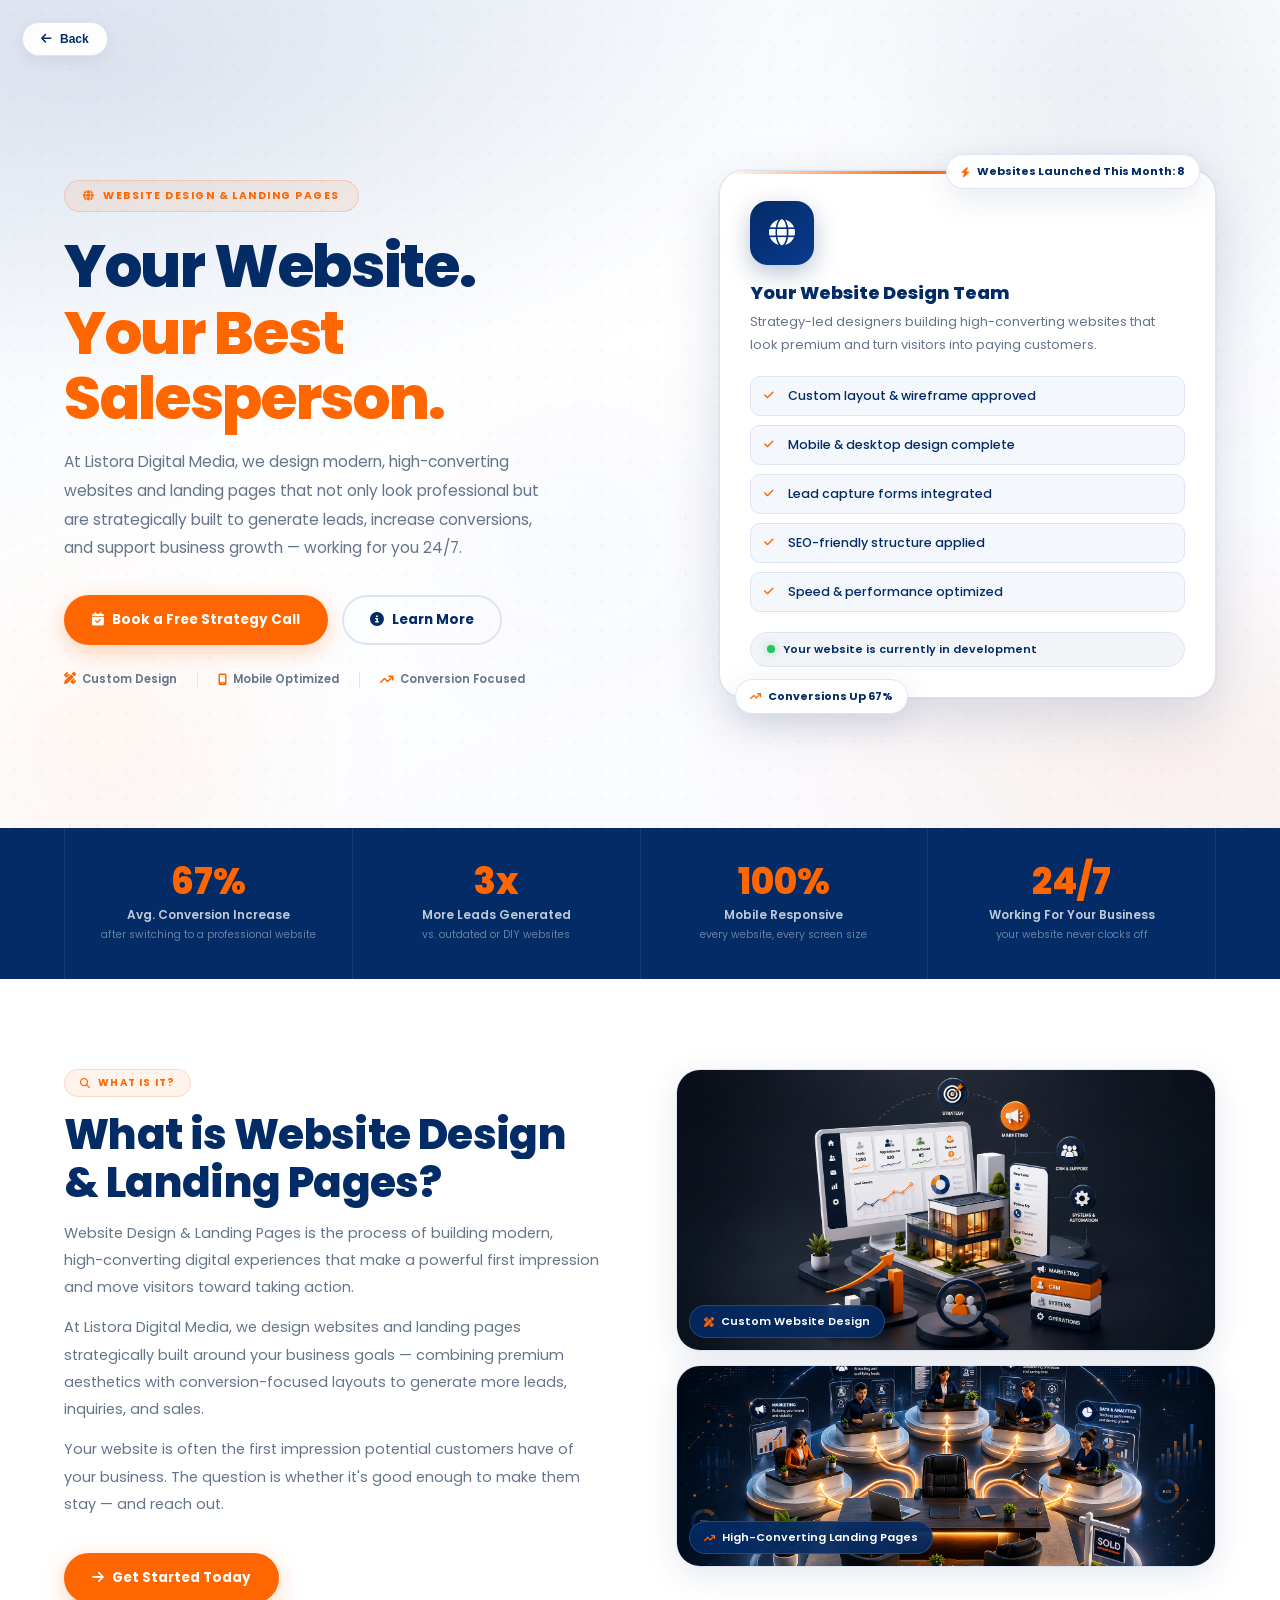
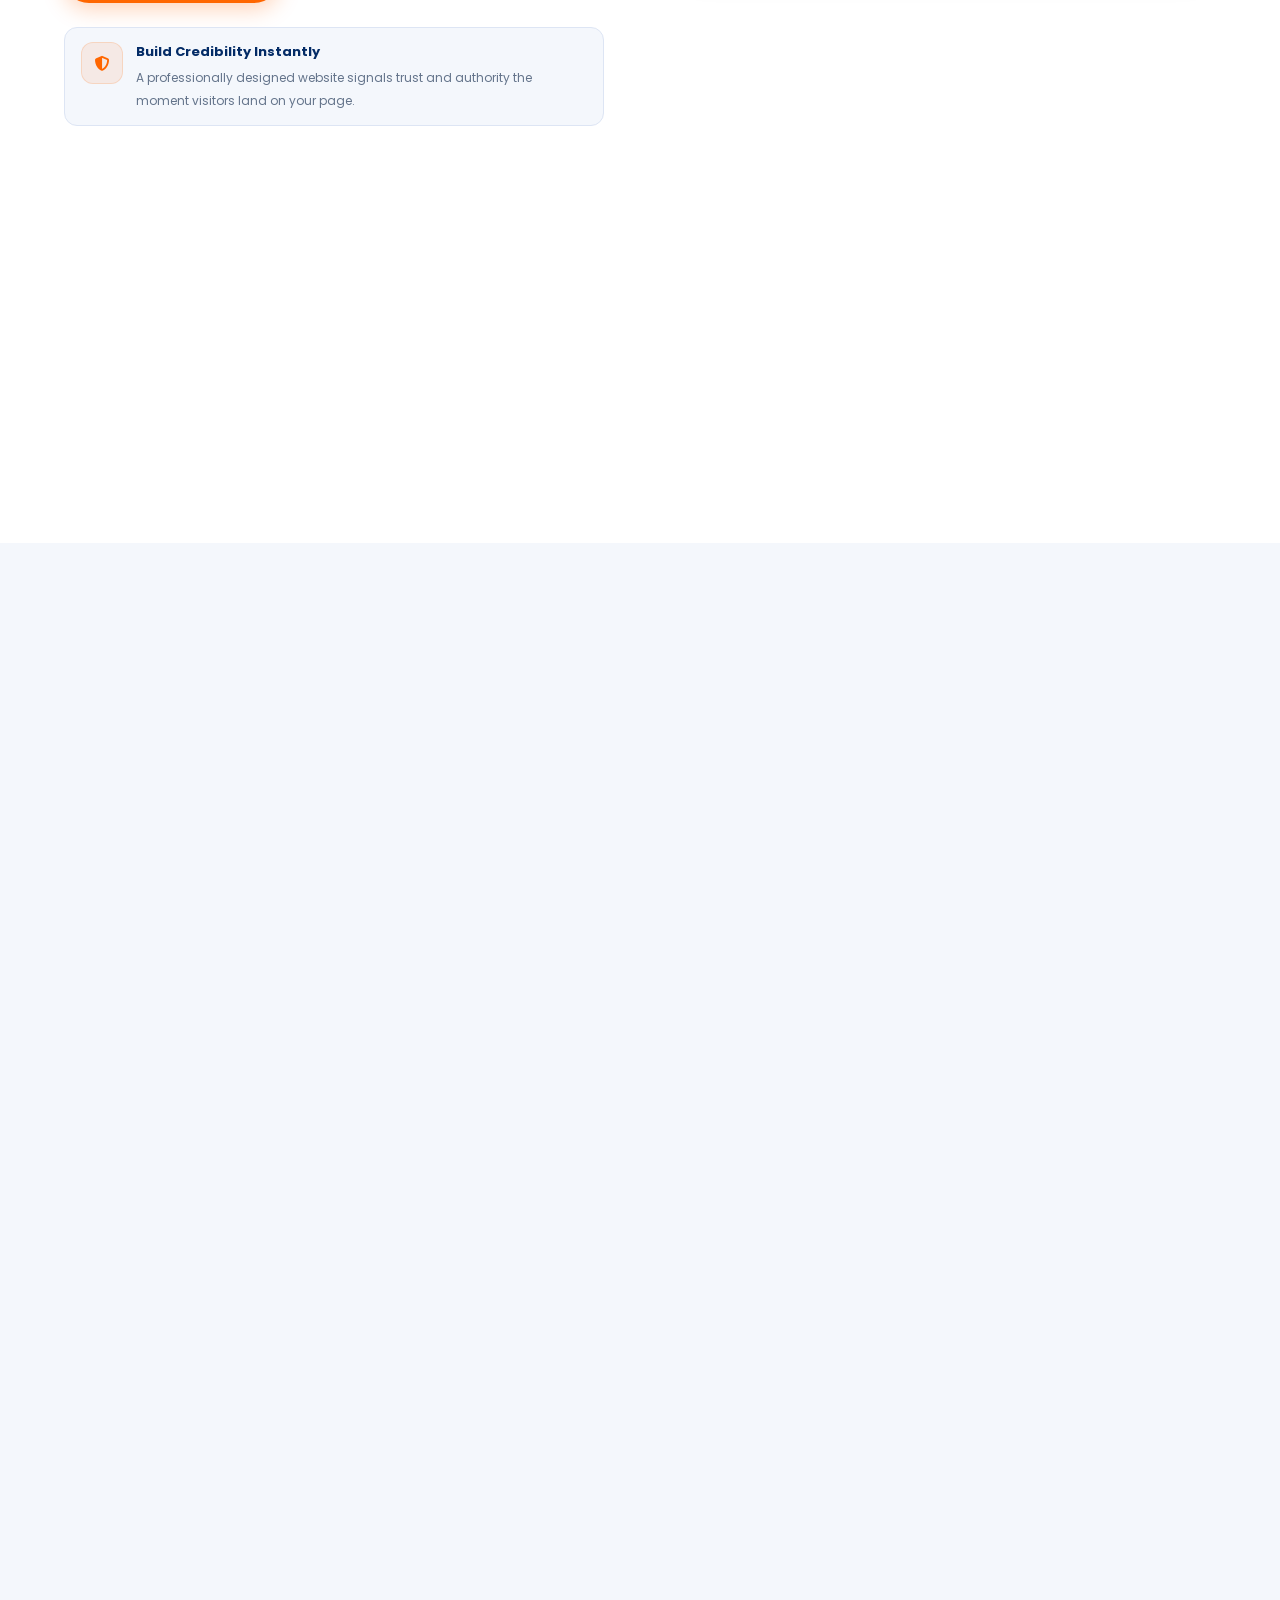
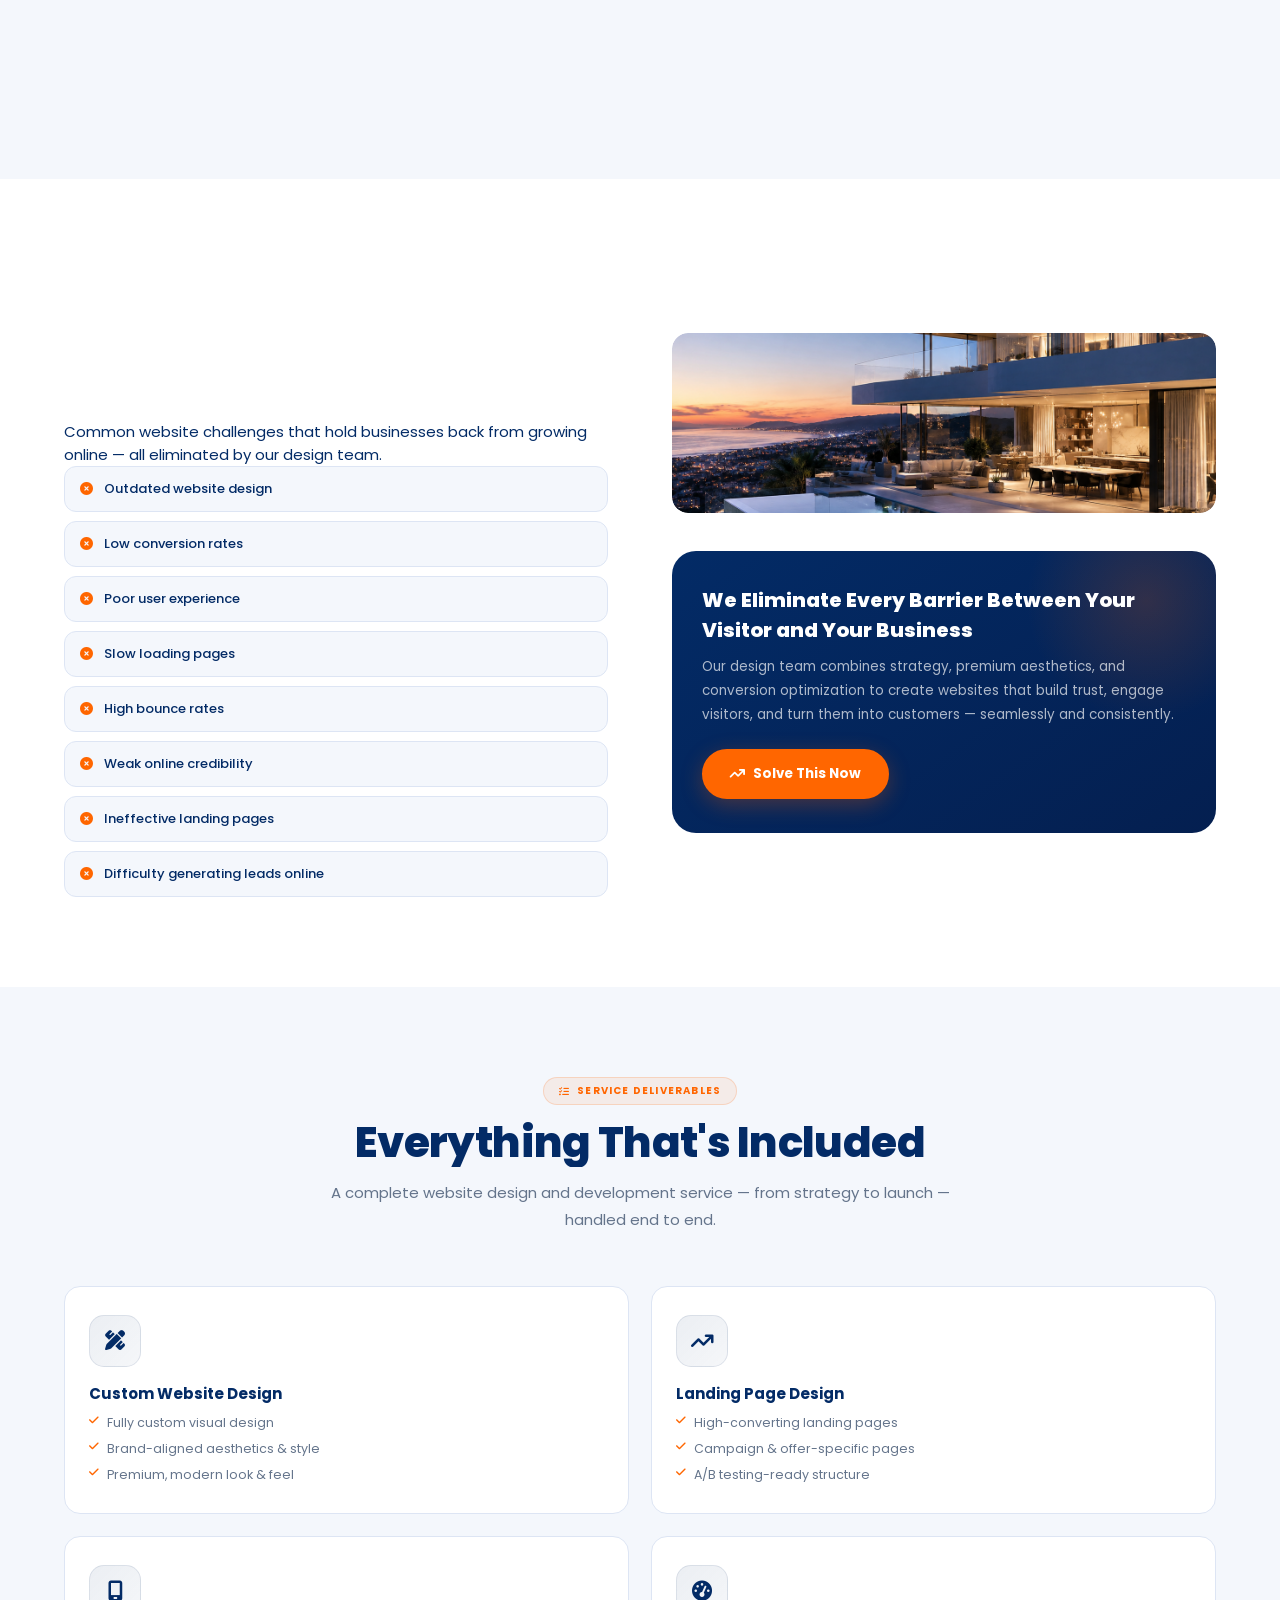
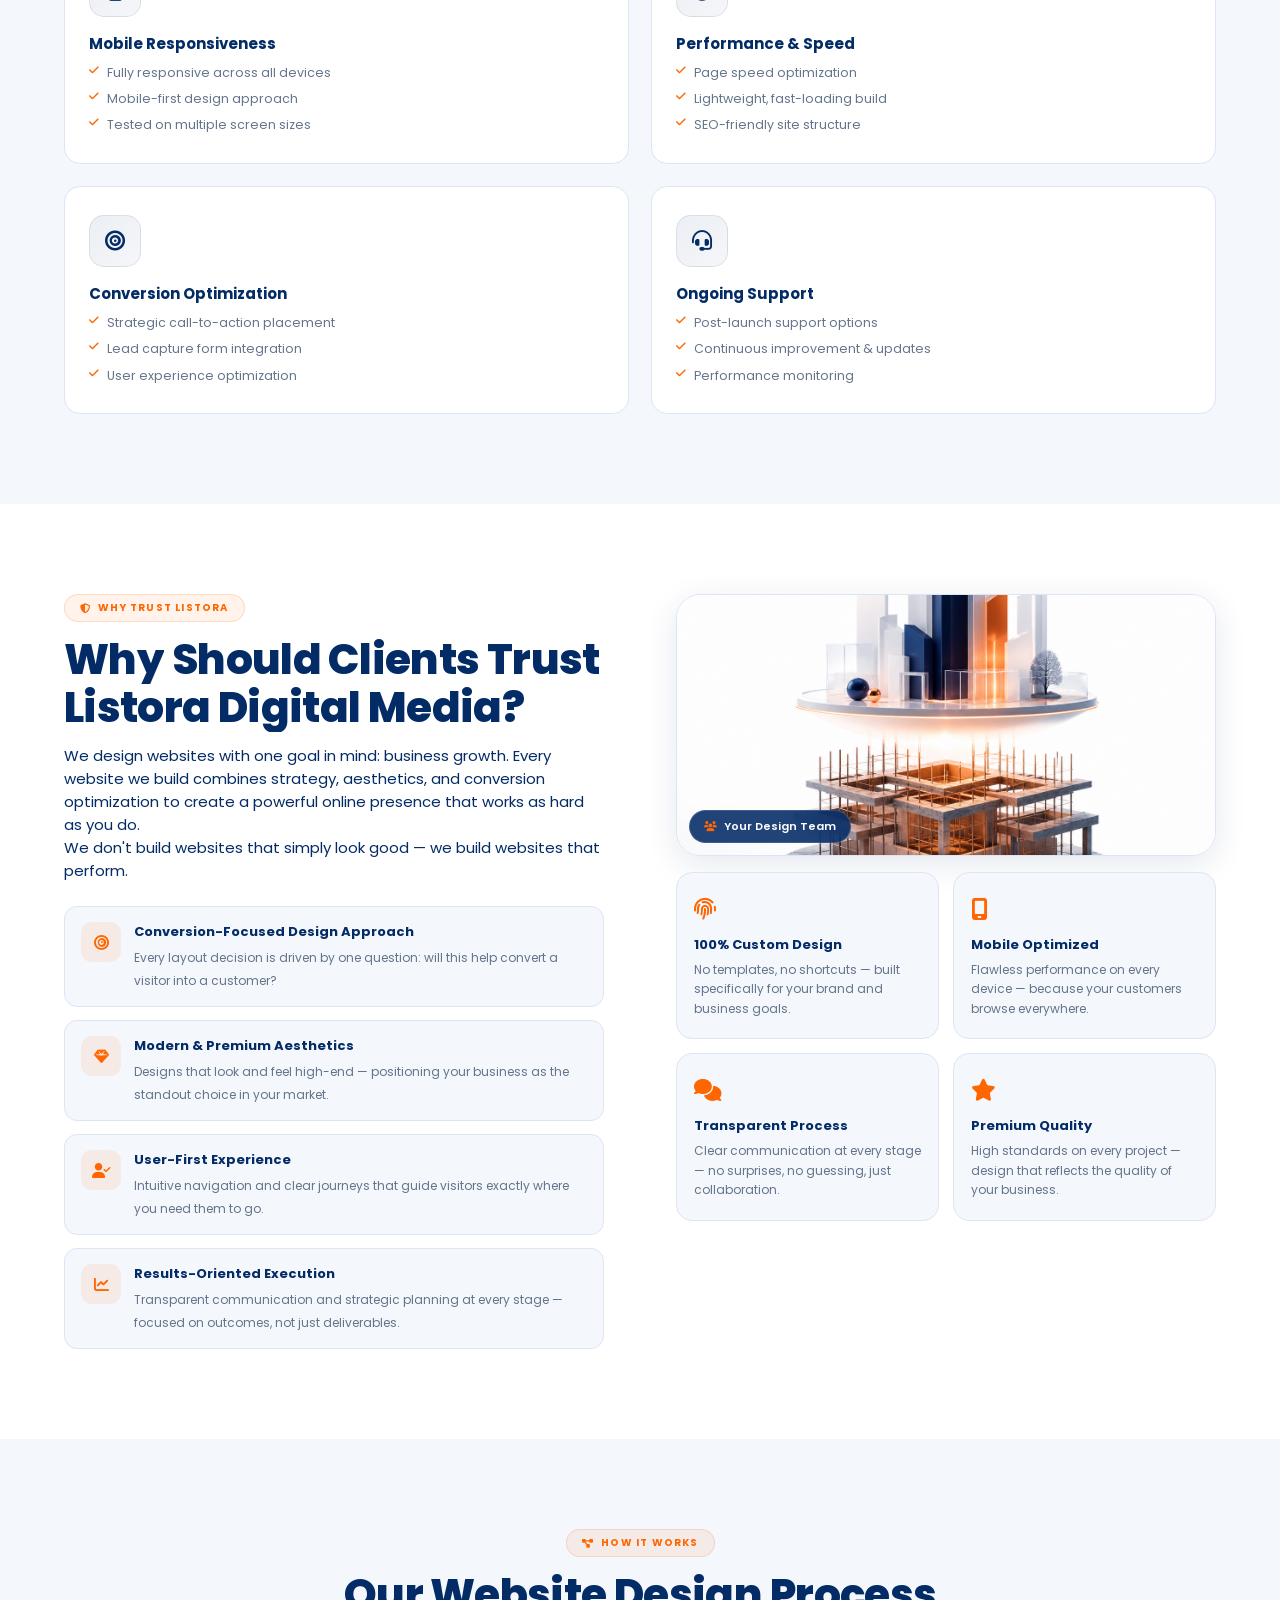
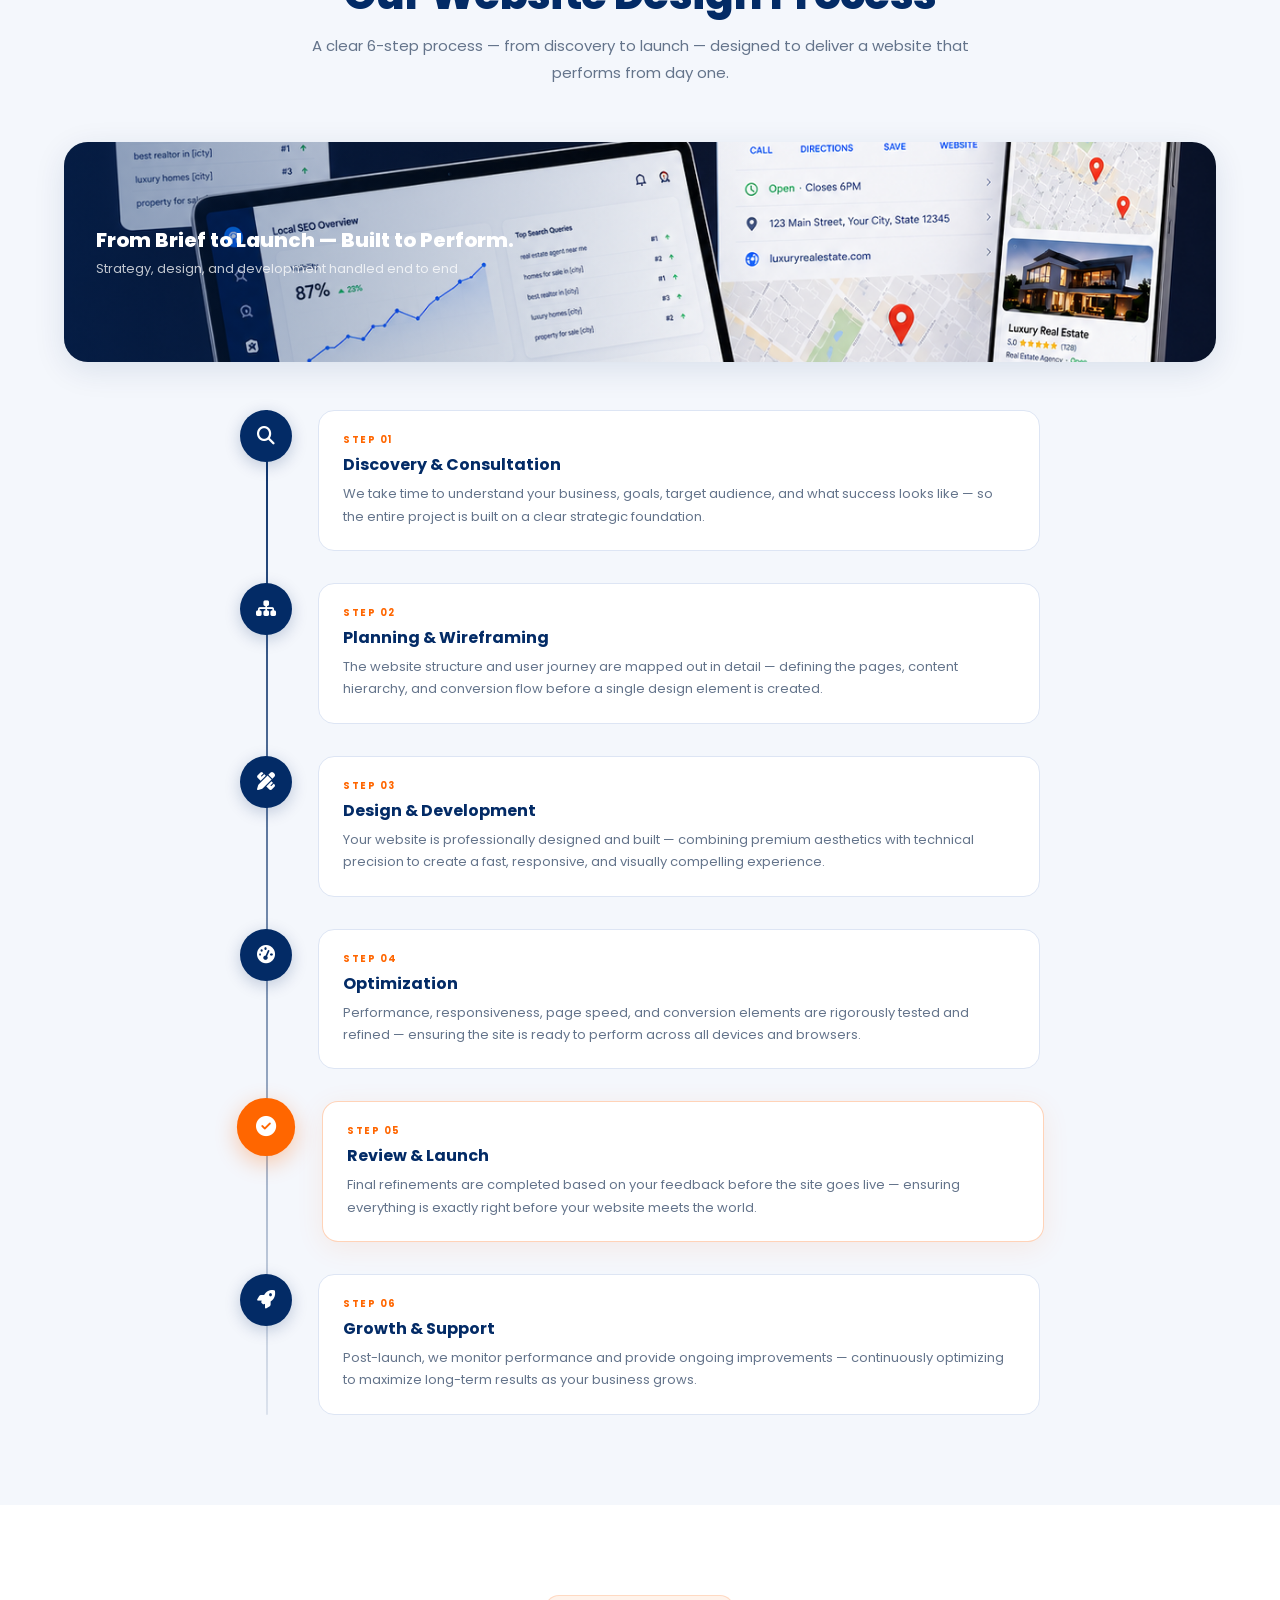
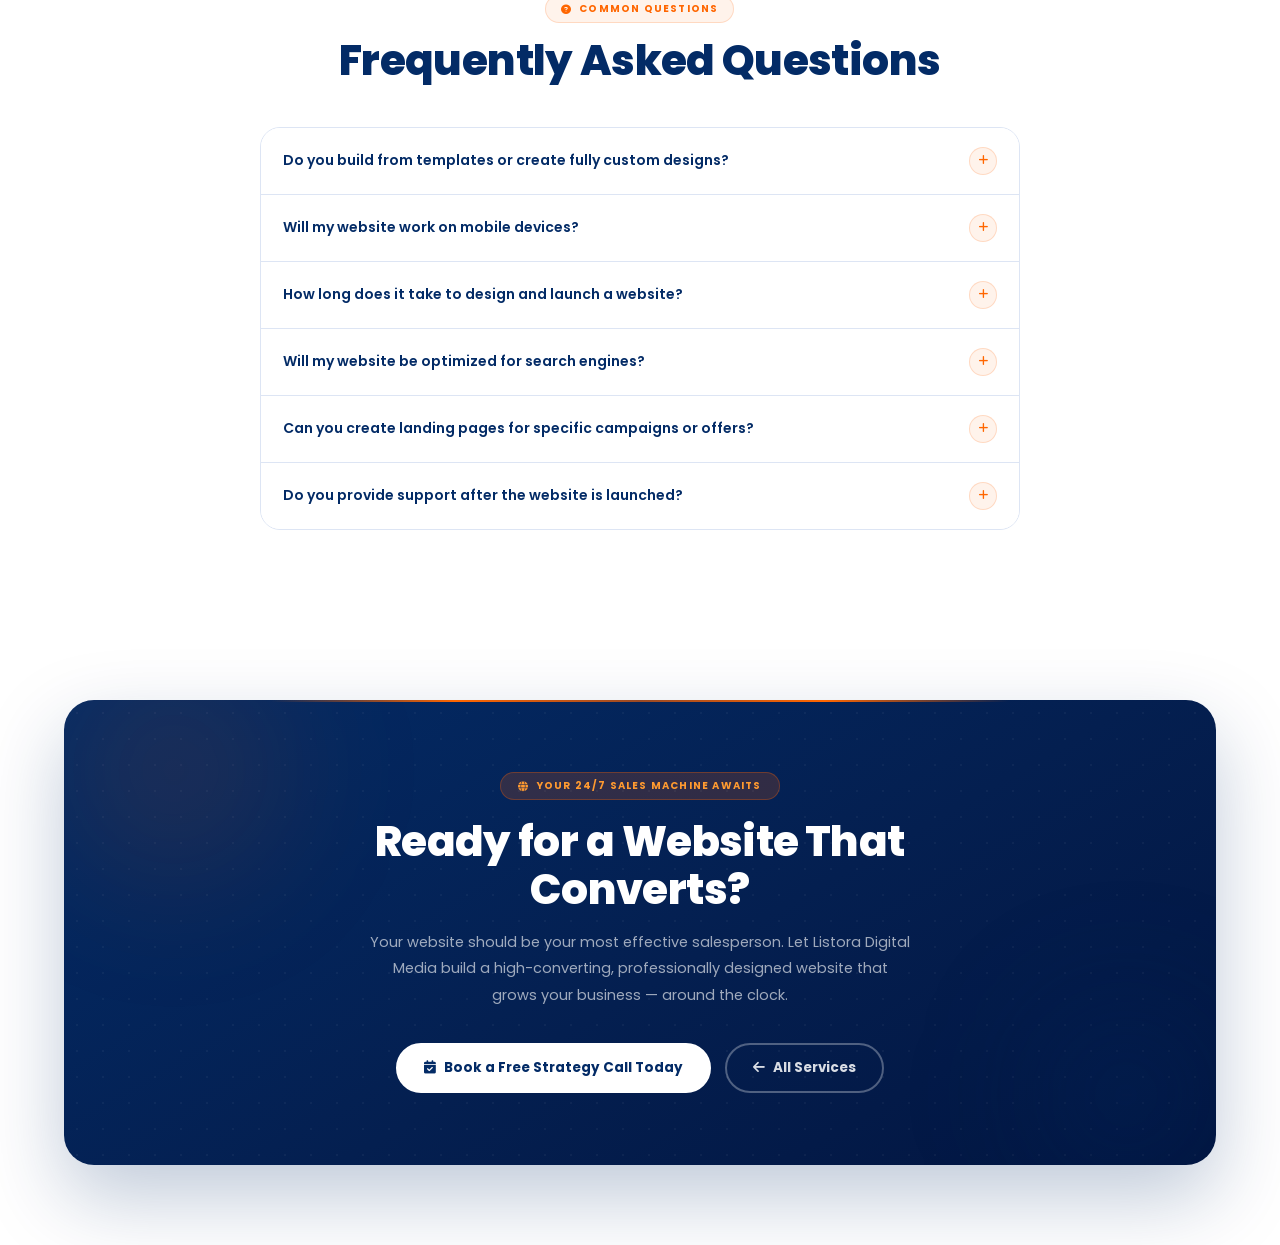
<file: website.html>
<!DOCTYPE html>
<html lang="en">

<head>
    <meta charset="UTF-8">
    <meta name="viewport" content="width=device-width, initial-scale=1.0">
    <meta name="description"
        content="Website Design & Landing Pages by Listora Digital Media — modern, high-converting websites built to generate leads, increase conversions, and grow your business.">
    <title>Website Design & Landing Pages | Listora Digital Media</title>
    <link rel="preconnect" href="https://fonts.googleapis.com">
    <link rel="preconnect" href="https://fonts.gstatic.com" crossorigin>
    <link href="https://fonts.googleapis.com/css2?family=Poppins:wght@300;400;500;600;700;800&display=swap"
        rel="stylesheet">
    <link rel="stylesheet" href="https://cdnjs.cloudflare.com/ajax/libs/font-awesome/6.6.0/css/all.min.css">
    <style>
        :root {
            --navy: #032B66;
            --navy-deep: #021f4b;
            --navy-mid: #1a2353;
            --orange: #FF6600;
            --orange-dark: #e05500;
            --orange-soft: #f26b2c;
            --white: #ffffff;
            --bg-light: #f4f7fc;
            --bg-soft: #f0f4fb;
            --text-muted: #64748B;
            --border: #dde5f4;
            --shadow-sm: 0 4px 16px rgba(3, 43, 102, .07);
            --shadow-md: 0 8px 32px rgba(3, 43, 102, .11);
            --shadow-lg: 0 20px 56px rgba(3, 43, 102, .15);
            --radius: 16px;
            --radius-lg: 24px;
            --ease: cubic-bezier(.22, 1, .36, 1);
            --spring: cubic-bezier(.34, 1.56, .64, 1);
        }

        *,
        *::before,
        *::after {
            box-sizing: border-box;
            margin: 0;
            padding: 0
        }

        html {
            scroll-behavior: smooth;
            font-size: 15px
        }

        body {
            font-family: 'Poppins', sans-serif;
            color: var(--navy);
            background: #fff;
            overflow-x: hidden;
            -webkit-font-smoothing: antialiased
        }

        img {
            max-width: 100%;
            display: block
        }

        a {
            text-decoration: none
        }

        ul {
            list-style: none
        }

        /* ── BACK BUTTON ── */
        .back-btn {
            position: fixed;
            top: 22px;
            left: 22px;
            z-index: 1000;
            display: inline-flex;
            align-items: center;
            gap: 8px;
            background: rgba(255, 255, 255, .92);
            backdrop-filter: blur(14px);
            border: 1px solid var(--border);
            border-radius: 50px;
            padding: 9px 18px;
            font-size: 12px;
            font-weight: 600;
            color: var(--navy);
            box-shadow: var(--shadow-sm);
            cursor: pointer;
            transition: transform .5s var(--ease), box-shadow .5s var(--ease), background .3s ease;
        }

        .back-btn i {
            transition: transform .4s var(--ease)
        }

        .back-btn:hover {
            transform: translateX(-4px);
            background: #fff;
            box-shadow: var(--shadow-md)
        }

        .back-btn:hover i {
            transform: translateX(-3px)
        }

        /* ── LAYOUT ── */
        .container {
            width: 90%;
            max-width: 1180px;
            margin: 0 auto
        }

        .section-pad {
            padding: 90px 0
        }

        /* ── REVEAL ANIMATIONS ── */
        .reveal {
            opacity: 0;
            transform: translateY(36px);
            transition: opacity .75s var(--ease), transform .75s var(--ease)
        }

        .reveal.visible {
            opacity: 1;
            transform: translateY(0)
        }

        .reveal-left {
            opacity: 0;
            transform: translateX(-32px);
            transition: opacity .75s var(--ease), transform .75s var(--ease)
        }

        .reveal-left.visible {
            opacity: 1;
            transform: translateX(0)
        }

        .reveal-right {
            opacity: 0;
            transform: translateX(32px);
            transition: opacity .75s var(--ease), transform .75s var(--ease)
        }

        .reveal-right.visible {
            opacity: 1;
            transform: translateX(0)
        }

        .reveal-scale {
            opacity: 0;
            transform: scale(.94);
            transition: opacity .8s var(--ease), transform .8s var(--ease);
            will-change: transform, opacity
        }

        .reveal-scale.visible {
            opacity: 1;
            transform: scale(1)
        }

        [data-delay="50"] {
            transition-delay: .05s
        }

        [data-delay="100"] {
            transition-delay: .10s
        }

        [data-delay="150"] {
            transition-delay: .15s
        }

        [data-delay="200"] {
            transition-delay: .20s
        }

        [data-delay="250"] {
            transition-delay: .25s
        }

        [data-delay="300"] {
            transition-delay: .30s
        }

        [data-delay="400"] {
            transition-delay: .40s
        }

        [data-delay="500"] {
            transition-delay: .50s
        }

        /* ── WORD ANIM ── */
        .word-anim .w {
            display: inline-block;
            overflow: hidden;
            vertical-align: bottom;
            line-height: 1.15
        }

        .word-anim .wi {
            display: inline-block;
            transform: translateY(105%);
            opacity: 0;
            transition: transform .68s cubic-bezier(.16, 1, .3, 1), opacity .48s ease;
            will-change: transform, opacity
        }

        .word-anim.fired .wi {
            transform: translateY(0);
            opacity: 1
        }

        /* ── PARA ANIM ── */
        .para-anim .pw {
            display: inline-block;
            transform: translateY(65%);
            opacity: 0;
            transition: transform .55s var(--ease), opacity .42s ease;
            will-change: transform, opacity
        }

        .para-anim.fired .pw {
            transform: translateY(0);
            opacity: 1
        }

        /* ── BADGE ANIM ── */
        .badge-anim {
            opacity: 0;
            transform: translateY(10px) scale(.93);
            transition: opacity .45s ease, transform .52s var(--spring);
            will-change: transform, opacity
        }

        .badge-anim.fired {
            opacity: 1;
            transform: translateY(0) scale(1)
        }

        /* ── IMG REVEAL ── */
        .img-reveal {
            opacity: 0;
            transform: scale(.95);
            transition: opacity .9s var(--ease), transform .9s var(--ease);
            will-change: transform, opacity
        }

        .img-reveal.visible {
            opacity: 1;
            transform: scale(1)
        }

        /* ── SECTION LABEL ── */
        .section-label {
            display: inline-flex;
            align-items: center;
            gap: 7px;
            background: rgba(255, 98, 0, .08);
            color: var(--orange);
            border: 1px solid rgba(255, 98, 0, .18);
            padding: 5px 15px;
            border-radius: 50px;
            font-size: 10px;
            font-weight: 700;
            letter-spacing: .12em;
            text-transform: uppercase;
            margin-bottom: 14px;
        }

        /* ── TYPOGRAPHY ── */
        .section-title {
            font-size: clamp(24px, 3.8vw, 42px);
            font-weight: 800;
            line-height: 1.15;
            color: var(--navy);
            letter-spacing: -.015em;
            margin-bottom: 12px
        }

        .section-sub {
            font-size: 15px;
            line-height: 1.82;
            color: var(--text-muted);
            max-width: 660px
        }

        .section-sub.center {
            margin: 0 auto;
            text-align: center
        }

        .accent {
            color: var(--orange)
        }

        /* ── BUTTONS ── */
        .btn {
            display: inline-flex;
            align-items: center;
            gap: 8px;
            padding: 13px 26px;
            border-radius: 50px;
            font-family: 'Poppins', sans-serif;
            font-size: 13.5px;
            font-weight: 700;
            cursor: pointer;
            border: 2px solid transparent;
            position: relative;
            overflow: hidden;
            transition: transform .55s var(--ease), box-shadow .55s var(--ease), background .3s ease;
        }

        .btn::after {
            content: '';
            position: absolute;
            inset: 0;
            background: linear-gradient(108deg, transparent 30%, rgba(255, 255, 255, .4) 50%, transparent 70%);
            transform: translateX(-130%);
            transition: transform 0ms linear;
            pointer-events: none
        }

        .btn:hover::after {
            transform: translateX(130%);
            transition: transform 650ms var(--ease)
        }

        .btn-primary {
            background: var(--orange);
            color: #fff;
            border-color: var(--orange);
            box-shadow: 0 6px 22px rgba(255, 98, 0, .28)
        }

        .btn-primary:hover {
            background: var(--orange-dark);
            transform: translateY(-3px) scale(1.015);
            box-shadow: 0 12px 32px rgba(255, 98, 0, .36)
        }

        .btn-outline {
            background: transparent;
            color: var(--navy);
            border-color: var(--border)
        }

        .btn-outline:hover {
            border-color: var(--navy);
            background: var(--bg-light);
            transform: translateY(-2px)
        }

        .btn-white {
            background: #fff;
            color: var(--navy);
            border-color: #fff
        }

        .btn-white:hover {
            transform: translateY(-3px) scale(1.015);
            box-shadow: 0 10px 30px rgba(0, 0, 0, .18)
        }

        @keyframes fadeUp {
            from {
                opacity: 0;
                transform: translateY(28px)
            }

            to {
                opacity: 1;
                transform: translateY(0)
            }
        }

        @keyframes blobDrift {
            from {
                transform: translate(0, 0) scale(1)
            }

            to {
                transform: translate(24px, -18px) scale(1.06)
            }
        }

        @keyframes floatY {

            0%,
            100% {
                transform: translateY(0)
            }

            50% {
                transform: translateY(-12px)
            }
        }

        @keyframes pulseGlow {

            0%,
            100% {
                opacity: .6
            }

            50% {
                opacity: 1
            }
        }

        /* ══════════════════════════════════════════════════
   1. HERO
══════════════════════════════════════════════════ */
        .hero {
            min-height: 92vh;
            display: flex;
            align-items: center;
            background:
                radial-gradient(ellipse 90% 65% at 8% 8%, rgba(3, 43, 102, .09) 0%, transparent 60%),
                radial-gradient(ellipse 70% 55% at 92% 92%, rgba(255, 98, 0, .07) 0%, transparent 55%),
                linear-gradient(155deg, #eef3fb 0%, #ffffff 45%, #f8faff 100%);
            position: relative;
            overflow: hidden;
            padding: 130px 0 90px;
        }

        .hero-bg-dots {
            position: absolute;
            inset: 0;
            pointer-events: none;
            background-image: radial-gradient(circle, rgba(3, 43, 102, .05) 1px, transparent 1px);
            background-size: 28px 28px
        }

        .hero-blob {
            position: absolute;
            border-radius: 50%;
            filter: blur(80px);
            pointer-events: none
        }

        .hero-blob--1 {
            width: 560px;
            height: 560px;
            top: -160px;
            right: -120px;
            background: radial-gradient(circle, rgba(3, 43, 102, .11) 0%, transparent 70%);
            animation: blobDrift 18s ease-in-out infinite alternate
        }

        .hero-blob--2 {
            width: 400px;
            height: 400px;
            bottom: -130px;
            left: -90px;
            background: radial-gradient(circle, rgba(255, 98, 0, .09) 0%, transparent 70%);
            animation: blobDrift 14s ease-in-out infinite alternate-reverse
        }

        .hero-blob--3 {
            width: 260px;
            height: 260px;
            top: 50%;
            left: 35%;
            background: radial-gradient(circle, rgba(3, 43, 102, .06) 0%, transparent 70%);
            animation: blobDrift 22s ease-in-out infinite alternate
        }

        .hero-inner {
            position: relative;
            z-index: 1;
            display: grid;
            grid-template-columns: 1.05fr .95fr;
            gap: 60px;
            align-items: center
        }

        .hero-content {
            max-width: 580px
        }

        .hero-eyebrow {
            display: inline-flex;
            align-items: center;
            gap: 8px;
            background: rgba(255, 98, 0, .08);
            color: var(--orange);
            border: 1px solid rgba(255, 98, 0, .20);
            border-radius: 50px;
            padding: 7px 18px;
            font-size: 10.5px;
            font-weight: 700;
            letter-spacing: .14em;
            text-transform: uppercase;
            margin-bottom: 20px;
            animation: fadeUp .8s var(--ease) .1s both
        }

        .hero-title {
            font-size: clamp(34px, 5vw, 60px);
            font-weight: 800;
            line-height: 1.08;
            color: var(--navy);
            letter-spacing: -.022em;
            margin-bottom: 18px;
            animation: fadeUp .85s var(--ease) .2s both
        }

        .hero-sub {
            font-size: 15.5px;
            line-height: 1.85;
            color: var(--text-muted);
            margin-bottom: 32px;
            max-width: 480px;
            animation: fadeUp .85s var(--ease) .3s both
        }

        .hero-actions {
            display: flex;
            gap: 14px;
            flex-wrap: wrap;
            animation: fadeUp .85s var(--ease) .4s both
        }

        .hero-trust {
            display: flex;
            align-items: center;
            gap: 20px;
            margin-top: 26px;
            flex-wrap: wrap;
            animation: fadeUp .85s var(--ease) .5s both
        }

        .trust-pill {
            display: flex;
            align-items: center;
            gap: 6px;
            font-size: 11.5px;
            font-weight: 600;
            color: var(--text-muted)
        }

        .trust-pill i {
            color: var(--orange);
            font-size: 12px
        }

        .trust-div {
            width: 1px;
            height: 16px;
            background: var(--border)
        }

        /* Hero visual */
        .hero-visual {
            position: relative;
            animation: fadeUp .9s var(--ease) .25s both
        }

        .hero-card-main {
            background: #fff;
            border-radius: var(--radius-lg);
            border: 1px solid var(--border);
            box-shadow: var(--shadow-lg), 0 0 0 1px rgba(3, 43, 102, .04);
            padding: 30px;
            position: relative;
            overflow: hidden
        }

        .hero-card-main::before {
            content: '';
            position: absolute;
            top: 0;
            left: 0;
            right: 0;
            height: 3px;
            background: linear-gradient(90deg, transparent, var(--orange) 40%, rgba(255, 98, 0, .5), transparent)
        }

        .hero-va-avatar {
            width: 64px;
            height: 64px;
            border-radius: 18px;
            background: linear-gradient(135deg, var(--navy), #0a3a8f);
            display: flex;
            align-items: center;
            justify-content: center;
            font-size: 26px;
            color: #fff;
            margin-bottom: 14px;
            box-shadow: 0 8px 24px rgba(3, 43, 102, .28);
            animation: floatY 4s ease-in-out infinite
        }

        .hero-card-main h3 {
            font-size: 18px;
            font-weight: 800;
            color: var(--navy);
            margin-bottom: 5px
        }

        .hero-card-main>p {
            font-size: 13px;
            line-height: 1.7;
            color: var(--text-muted);
            margin-bottom: 20px
        }

        .va-task-list {
            display: flex;
            flex-direction: column;
            gap: 9px;
            margin-bottom: 20px
        }

        .va-task {
            display: flex;
            align-items: center;
            gap: 10px;
            padding: 10px 13px;
            background: var(--bg-light);
            border-radius: 10px;
            border: 1px solid var(--border);
            font-size: 12.5px;
            font-weight: 500;
            color: var(--navy);
            transition: border-color .3s ease, transform .45s var(--ease)
        }

        .va-task:hover {
            border-color: rgba(255, 98, 0, .22);
            transform: translateX(3px)
        }

        .va-task i {
            color: var(--orange);
            font-size: 11px;
            width: 14px;
            flex-shrink: 0
        }

        .hero-status {
            display: inline-flex;
            align-items: center;
            gap: 8px;
            background: rgba(3, 43, 102, .05);
            border: 1px solid var(--border);
            border-radius: 50px;
            padding: 8px 16px;
            font-size: 11px;
            font-weight: 600;
            color: var(--navy);
            width: 100%
        }

        .status-dot {
            width: 8px;
            height: 8px;
            border-radius: 50%;
            background: #22c55e;
            box-shadow: 0 0 8px rgba(34, 197, 94, .5);
            animation: pulseGlow 2s ease-in-out infinite;
            flex-shrink: 0
        }

        .float-chip {
            position: absolute;
            z-index: 3;
            display: flex;
            align-items: center;
            gap: 7px;
            background: rgba(255, 255, 255, .95);
            backdrop-filter: blur(16px);
            border: 1px solid var(--border);
            border-radius: 50px;
            padding: 8px 14px;
            font-size: 11px;
            font-weight: 700;
            color: var(--navy);
            white-space: nowrap;
            box-shadow: var(--shadow-md)
        }

        .float-chip i {
            color: var(--orange);
            font-size: 10px
        }

        .chip-top {
            top: -16px;
            right: 16px;
            animation: floatY 3.5s ease-in-out infinite alternate
        }

        .chip-bot {
            bottom: -16px;
            left: 16px;
            animation: floatY 4.5s ease-in-out infinite alternate-reverse
        }

        /* ══════════════════════════════════════════════════
   2. METRICS STRIP
══════════════════════════════════════════════════ */
        .metrics-strip {
            background: var(--navy);
            padding: 0
        }

        .metrics-inner {
            display: grid;
            grid-template-columns: repeat(4, 1fr);
            border-left: 1px solid rgba(255, 255, 255, .08)
        }

        .metric-col {
            padding: 36px 28px;
            border-right: 1px solid rgba(255, 255, 255, .08);
            text-align: center;
            position: relative;
            overflow: hidden;
            transition: background .4s ease
        }

        .metric-col::before {
            content: '';
            position: absolute;
            bottom: 0;
            left: 20%;
            right: 20%;
            height: 2px;
            background: linear-gradient(90deg, transparent, var(--orange), transparent);
            transform: scaleX(0);
            transition: transform .5s var(--ease)
        }

        .metric-col:hover {
            background: rgba(255, 255, 255, .04)
        }

        .metric-col:hover::before {
            transform: scaleX(1)
        }

        .metric-num {
            font-size: 2.4rem;
            font-weight: 800;
            color: var(--orange);
            font-variant-numeric: tabular-nums;
            display: block;
            line-height: 1;
            margin-bottom: 6px
        }

        .metric-lbl {
            font-size: 12px;
            font-weight: 600;
            color: rgba(255, 255, 255, .75);
            margin-bottom: 3px
        }

        .metric-sub {
            font-size: 10.5px;
            color: rgba(255, 255, 255, .40)
        }

        /* ══════════════════════════════════════════════════
   3. OVERVIEW
══════════════════════════════════════════════════ */
        .overview {
            background: #fff
        }

        .overview-inner {
            display: grid;
            grid-template-columns: 1fr 1fr;
            gap: 72px;
            align-items: start
        }

        .overview-text p {
            font-size: 14.5px;
            line-height: 1.88;
            color: var(--text-muted);
            margin-bottom: 13px
        }

        .overview-text p strong {
            color: var(--navy);
            font-weight: 600
        }

        .ov-pills {
            display: flex;
            flex-direction: column;
            gap: 10px;
            margin-top: 24px
        }

        .ov-pill {
            display: flex;
            align-items: flex-start;
            gap: 13px;
            padding: 14px 16px;
            background: var(--bg-light);
            border-radius: 13px;
            border: 1px solid var(--border);
            transition: border-color .35s ease, transform .5s var(--ease), background .35s ease
        }

        .ov-pill:hover {
            border-color: rgba(255, 98, 0, .22);
            background: rgba(255, 98, 0, .03);
            transform: translateX(5px)
        }

        .ov-ico {
            width: 42px;
            height: 42px;
            border-radius: 12px;
            background: rgba(255, 98, 0, .09);
            border: 1px solid rgba(255, 98, 0, .16);
            display: flex;
            align-items: center;
            justify-content: center;
            font-size: 15px;
            color: var(--orange);
            flex-shrink: 0;
            transition: background .4s var(--ease), transform .5s var(--spring)
        }

        .ov-pill:hover .ov-ico {
            background: var(--orange);
            color: #fff;
            transform: scale(1.1)
        }

        .ov-pill strong {
            display: block;
            font-size: 13px;
            font-weight: 700;
            color: var(--navy);
            margin-bottom: 3px
        }

        .ov-pill span {
            font-size: 12px;
            color: var(--text-muted);
            line-height: 1.55
        }

        .img-stack {
            display: flex;
            flex-direction: column;
            gap: 14px
        }

        .img-block {
            position: relative;
            border-radius: var(--radius-lg);
            overflow: hidden;
            box-shadow: var(--shadow-md);
            border: 1px solid var(--border)
        }

        .img-block img {
            width: 100%;
            object-fit: cover;
            display: block;
            transition: transform 1.4s var(--ease)
        }

        .img-block:hover img {
            transform: scale(1.05)
        }

        .img-badge {
            position: absolute;
            bottom: 12px;
            left: 12px;
            background: rgba(3, 43, 102, .88);
            backdrop-filter: blur(14px);
            border: 1px solid rgba(255, 255, 255, .14);
            border-radius: 50px;
            padding: 7px 14px;
            display: flex;
            align-items: center;
            gap: 7px;
            font-size: 11px;
            font-weight: 600;
            color: #fff
        }

        .img-badge i {
            color: var(--orange);
            font-size: 10px
        }

        /* ══════════════════════════════════════════════════
   4. BENEFITS
══════════════════════════════════════════════════ */
        .benefits {
            background: var(--bg-light)
        }

        .benefits-hdr {
            text-align: center;
            margin-bottom: 52px
        }

        .benefits-grid {
            display: grid;
            grid-template-columns: repeat(4, 1fr);
            gap: 20px
        }

        .benefit-card {
            background: #fff;
            border-radius: var(--radius);
            border: 1px solid var(--border);
            padding: 26px 20px;
            position: relative;
            overflow: hidden;
            opacity: 0;
            transform: translateY(40px);
            transition: transform .65s var(--ease), box-shadow .65s var(--ease), border-color .4s ease, opacity .65s ease
        }

        .benefit-card.visible {
            opacity: 1;
            transform: translateY(0)
        }

        .benefit-card::after {
            content: '';
            position: absolute;
            bottom: 0;
            left: 50%;
            transform: translateX(-50%) scaleX(0);
            width: 55%;
            height: 2px;
            background: var(--orange);
            border-radius: 2px;
            transition: transform .5s var(--ease)
        }

        .benefit-card:hover {
            transform: translateY(-8px);
            box-shadow: var(--shadow-md);
            border-color: rgba(255, 98, 0, .18)
        }

        .benefit-card:hover::after {
            transform: translateX(-50%) scaleX(1)
        }

        .benefit-ico {
            width: 50px;
            height: 50px;
            border-radius: 14px;
            background: rgba(255, 98, 0, .08);
            border: 1px solid rgba(255, 98, 0, .14);
            display: flex;
            align-items: center;
            justify-content: center;
            font-size: 20px;
            color: var(--orange);
            margin-bottom: 13px;
            transition: background .45s var(--ease), transform .55s var(--spring)
        }

        .benefit-card:hover .benefit-ico {
            background: var(--orange);
            color: #fff;
            transform: scale(1.1) translateY(-2px)
        }

        .benefit-card h4 {
            font-size: 14px;
            font-weight: 700;
            color: var(--navy);
            margin-bottom: 7px;
            line-height: 1.3
        }

        .benefit-card p {
            font-size: 12.5px;
            line-height: 1.7;
            color: var(--text-muted)
        }

        /* ══════════════════════════════════════════════════
   5. PROBLEMS + SOLUTION
══════════════════════════════════════════════════ */
        .problems {
            background: #fff
        }

        .problems-inner {
            display: grid;
            grid-template-columns: 1fr 1fr;
            gap: 64px;
            align-items: center
        }

        .problems-text p {
            font-size: 14.5px;
            line-height: 1.88;
            color: var(--text-muted);
            margin-bottom: 22px
        }

        .problem-chips {
            display: flex;
            flex-direction: column;
            gap: 9px
        }

        .problem-chip {
            display: flex;
            align-items: center;
            gap: 11px;
            padding: 12px 15px;
            background: var(--bg-light);
            border-radius: 12px;
            border: 1px solid var(--border);
            transition: border-color .3s ease, transform .45s var(--ease)
        }

        .problem-chip:hover {
            border-color: rgba(255, 98, 0, .22);
            transform: translateX(4px)
        }

        .problem-chip i {
            color: var(--orange);
            font-size: 13px;
            flex-shrink: 0
        }

        .problem-chip span {
            font-size: 13px;
            font-weight: 500;
            color: var(--navy)
        }

        .solution-box {
            background: linear-gradient(145deg, var(--navy), #041f50);
            border-radius: var(--radius-lg);
            padding: 34px 30px;
            color: #fff;
            position: relative;
            overflow: hidden
        }

        .solution-box::after {
            content: '';
            position: absolute;
            width: 260px;
            height: 260px;
            top: -80px;
            right: -60px;
            border-radius: 50%;
            background: radial-gradient(circle, rgba(255, 98, 0, .18) 0%, transparent 65%);
            pointer-events: none
        }

        .solution-box h3 {
            font-size: 20px;
            font-weight: 800;
            margin-bottom: 10px;
            position: relative;
            z-index: 1
        }

        .solution-box p {
            font-size: 13.5px;
            line-height: 1.78;
            color: rgba(255, 255, 255, .68);
            margin-bottom: 22px;
            position: relative;
            z-index: 1
        }

        .solution-box .btn-primary {
            position: relative;
            z-index: 1
        }

        .sol-img {
            border-radius: var(--radius);
            overflow: hidden;
            margin-bottom: 20px;
            position: relative;
            z-index: 1
        }

        .sol-img img {
            width: 100%;
            height: 180px;
            object-fit: cover;
            display: block
        }

        /* ══════════════════════════════════════════════════
   6. WHAT'S INCLUDED
══════════════════════════════════════════════════ */
        .included {
            background: var(--bg-light)
        }

        .included-hdr {
            text-align: center;
            margin-bottom: 52px
        }

        .included-grid {
            display: grid;
            grid-template-columns: repeat(3, 1fr);
            gap: 22px
        }

        .included-card {
            background: #fff;
            border-radius: var(--radius);
            border: 1px solid var(--border);
            padding: 28px 24px;
            transition: transform .65s var(--ease), box-shadow .65s var(--ease)
        }

        .included-card:hover {
            transform: translateY(-8px);
            box-shadow: var(--shadow-md)
        }

        .inc-ico {
            width: 52px;
            height: 52px;
            border-radius: 15px;
            background: linear-gradient(135deg, rgba(3, 43, 102, .08), rgba(3, 43, 102, .04));
            border: 1px solid rgba(3, 43, 102, .10);
            display: flex;
            align-items: center;
            justify-content: center;
            font-size: 20px;
            color: var(--navy);
            margin-bottom: 15px;
            transition: background .45s var(--ease), color .35s ease, transform .55s var(--spring)
        }

        .included-card:hover .inc-ico {
            background: var(--navy);
            color: #fff;
            transform: scale(1.08)
        }

        .included-card h4 {
            font-size: 15px;
            font-weight: 700;
            color: var(--navy);
            margin-bottom: 8px
        }

        .inc-list {
            display: flex;
            flex-direction: column;
            gap: 7px
        }

        .inc-list li {
            display: flex;
            align-items: flex-start;
            gap: 8px;
            font-size: 12.5px;
            line-height: 1.55;
            color: var(--text-muted)
        }

        .inc-list li i {
            color: var(--orange);
            font-size: 11px;
            margin-top: 2px;
            flex-shrink: 0
        }

        /* ══════════════════════════════════════════════════
   7. WHY TRUST
══════════════════════════════════════════════════ */
        .trust {
            background: #fff
        }

        .trust-inner {
            display: grid;
            grid-template-columns: 1fr 1fr;
            gap: 72px;
            align-items: start
        }

        .trust-text p {
            font-size: 14.5px;
            line-height: 1.88;
            color: var(--text-muted);
            margin-bottom: 22px
        }

        .trust-feats {
            display: flex;
            flex-direction: column;
            gap: 13px
        }

        .trust-feat {
            display: flex;
            align-items: flex-start;
            gap: 13px;
            padding: 15px 16px;
            background: var(--bg-light);
            border-radius: 13px;
            border: 1px solid var(--border);
            transition: border-color .35s ease, transform .5s var(--ease)
        }

        .trust-feat:hover {
            border-color: rgba(255, 98, 0, .22);
            transform: translateX(5px)
        }

        .tfi {
            width: 40px;
            height: 40px;
            border-radius: 11px;
            background: rgba(255, 98, 0, .09);
            display: flex;
            align-items: center;
            justify-content: center;
            font-size: 15px;
            color: var(--orange);
            flex-shrink: 0
        }

        .trust-feat strong {
            display: block;
            font-size: 13px;
            font-weight: 700;
            color: var(--navy);
            margin-bottom: 3px
        }

        .trust-feat span {
            font-size: 12px;
            color: var(--text-muted);
            line-height: 1.55
        }

        .trust-cards {
            display: grid;
            grid-template-columns: 1fr 1fr;
            gap: 14px
        }

        .trust-card {
            background: var(--bg-light);
            border-radius: var(--radius);
            border: 1px solid var(--border);
            padding: 20px 17px;
            transition: transform .5s var(--ease), box-shadow .5s var(--ease)
        }

        .trust-card:hover {
            transform: translateY(-5px);
            box-shadow: var(--shadow-sm)
        }

        .tc-icon {
            font-size: 22px;
            color: var(--orange);
            margin-bottom: 9px
        }

        .trust-card h5 {
            font-size: 13px;
            font-weight: 700;
            color: var(--navy);
            margin-bottom: 5px
        }

        .trust-card p {
            font-size: 12px;
            line-height: 1.62;
            color: var(--text-muted)
        }

        /* ══════════════════════════════════════════════════
   8. PROCESS
══════════════════════════════════════════════════ */
        .process {
            background: var(--bg-light)
        }

        .process-hdr {
            text-align: center;
            margin-bottom: 56px
        }

        .process-img-banner {
            border-radius: var(--radius-lg);
            overflow: hidden;
            box-shadow: var(--shadow-md);
            margin-bottom: 48px;
            position: relative
        }

        .process-img-banner img {
            width: 100%;
            height: 220px;
            object-fit: cover;
            display: block
        }

        .process-img-banner::after {
            content: '';
            position: absolute;
            inset: 0;
            background: linear-gradient(to right, rgba(3, 43, 102, .45), transparent 60%);
            pointer-events: none
        }

        .process-img-text {
            position: absolute;
            top: 50%;
            left: 32px;
            transform: translateY(-50%);
            color: #fff;
            z-index: 2
        }

        .process-img-text h4 {
            font-size: 20px;
            font-weight: 800;
            margin-bottom: 4px
        }

        .process-img-text p {
            font-size: 13px;
            color: rgba(255, 255, 255, .75)
        }

        .process-timeline {
            max-width: 800px;
            margin: 0 auto;
            position: relative
        }

        .process-timeline::before {
            content: '';
            position: absolute;
            left: 26px;
            top: 0;
            bottom: 0;
            width: 2px;
            background: linear-gradient(to bottom, var(--navy), rgba(3, 43, 102, .1));
            border-radius: 2px
        }

        .process-step {
            display: flex;
            gap: 26px;
            align-items: flex-start;
            margin-bottom: 32px;
            position: relative
        }

        .process-step:last-child {
            margin-bottom: 0
        }

        .ps-dot {
            width: 52px;
            height: 52px;
            border-radius: 50%;
            background: var(--navy);
            color: #fff;
            display: flex;
            align-items: center;
            justify-content: center;
            font-size: 18px;
            flex-shrink: 0;
            position: relative;
            z-index: 2;
            box-shadow: 0 4px 16px rgba(3, 43, 102, .22);
            transition: background .4s ease, transform .5s var(--ease), box-shadow .4s ease
        }

        .process-step.ps-active .ps-dot,
        .process-step:hover .ps-dot {
            background: var(--orange);
            transform: scale(1.12);
            box-shadow: 0 6px 20px rgba(255, 98, 0, .32)
        }

        .ps-card {
            background: #fff;
            border-radius: var(--radius);
            border: 1.5px solid var(--border);
            padding: 22px 24px;
            flex: 1;
            transition: box-shadow .55s var(--ease), border-color .4s ease, transform .55s var(--ease)
        }

        .process-step.ps-active .ps-card,
        .process-step:hover .ps-card {
            border-color: rgba(255, 98, 0, .28);
            box-shadow: 0 6px 28px rgba(255, 98, 0, .09);
            transform: translateX(4px)
        }

        .ps-num {
            font-size: 9.5px;
            font-weight: 700;
            letter-spacing: .16em;
            text-transform: uppercase;
            color: var(--orange);
            margin-bottom: 5px;
            display: block
        }

        .ps-card h4 {
            font-size: 16px;
            font-weight: 700;
            color: var(--navy);
            margin-bottom: 6px
        }

        .ps-card p {
            font-size: 13px;
            line-height: 1.72;
            color: var(--text-muted)
        }

        /* ══════════════════════════════════════════════════
   9. FAQ
══════════════════════════════════════════════════ */
        .faq-sec {
            background: #fff
        }

        .faq-inner {
            max-width: 760px;
            margin: 0 auto
        }

        .faq-hdr {
            text-align: center;
            margin-bottom: 42px
        }

        .faq-list {
            border: 1.5px solid var(--border);
            border-radius: 20px;
            overflow: hidden
        }

        .faq-item {
            border-bottom: 1px solid var(--border)
        }

        .faq-item:last-child {
            border-bottom: none
        }

        .faq-q {
            width: 100%;
            background: #fff;
            border: none;
            padding: 19px 22px;
            display: flex;
            align-items: center;
            justify-content: space-between;
            cursor: pointer;
            text-align: left;
            gap: 16px;
            transition: background .3s ease;
            font-family: 'Poppins', sans-serif
        }

        .faq-q:hover {
            background: var(--bg-light)
        }

        .faq-q[aria-expanded="true"] {
            background: rgba(3, 43, 102, .04)
        }

        .faq-q span {
            font-size: 14px;
            font-weight: 600;
            color: var(--navy)
        }

        .faq-ico {
            width: 28px;
            height: 28px;
            border-radius: 50%;
            background: rgba(255, 98, 0, .08);
            border: 1px solid rgba(255, 98, 0, .18);
            display: flex;
            align-items: center;
            justify-content: center;
            flex-shrink: 0;
            font-size: 11px;
            color: var(--orange);
            transition: transform .5s var(--spring), background .3s ease
        }

        .faq-q[aria-expanded="true"] .faq-ico {
            transform: rotate(45deg);
            background: var(--orange);
            color: #fff;
            border-color: var(--orange)
        }

        .faq-a {
            max-height: 0;
            overflow: hidden;
            padding: 0 22px;
            background: #fff;
            transition: max-height .45s var(--ease), padding .35s ease
        }

        .faq-a.open {
            max-height: 280px;
            padding: 0 22px 18px
        }

        .faq-a p {
            font-size: 13.5px;
            line-height: 1.85;
            color: var(--text-muted);
            padding-top: 4px
        }

        /* ══════════════════════════════════════════════════
   10. CTA
══════════════════════════════════════════════════ */
        .cta-sec {
            padding: 80px 0
        }

        .cta-box {
            background: linear-gradient(150deg, var(--navy) 0%, #041f50 55%, #021540 100%);
            border-radius: 30px;
            padding: 72px 56px;
            display: flex;
            flex-direction: column;
            align-items: center;
            text-align: center;
            position: relative;
            overflow: hidden;
            box-shadow: 0 32px 80px rgba(3, 43, 102, .25)
        }

        .cta-box::before {
            content: '';
            position: absolute;
            inset: 0;
            background-image: radial-gradient(circle, rgba(255, 255, 255, .04) 1px, transparent 1px);
            background-size: 26px 26px;
            pointer-events: none
        }

        .cta-box::after {
            content: '';
            position: absolute;
            top: 0;
            left: 18%;
            right: 18%;
            height: 2px;
            background: linear-gradient(90deg, transparent, var(--orange), rgba(255, 98, 0, .6), var(--orange), transparent)
        }

        .cta-o1 {
            position: absolute;
            width: 380px;
            height: 380px;
            top: -120px;
            left: -80px;
            border-radius: 50%;
            background: radial-gradient(circle, rgba(255, 98, 0, .14) 0%, transparent 65%);
            filter: blur(58px);
            pointer-events: none
        }

        .cta-o2 {
            position: absolute;
            width: 280px;
            height: 280px;
            bottom: -70px;
            right: -50px;
            border-radius: 50%;
            background: radial-gradient(circle, rgba(3, 43, 102, .35) 0%, transparent 65%);
            filter: blur(58px);
            pointer-events: none
        }

        .cta-label {
            display: inline-flex;
            align-items: center;
            gap: 7px;
            background: rgba(255, 98, 0, .18);
            color: #ff9a30;
            border: 1px solid rgba(255, 98, 0, .30);
            border-radius: 50px;
            padding: 5px 17px;
            font-size: 10px;
            font-weight: 700;
            letter-spacing: .12em;
            text-transform: uppercase;
            margin-bottom: 18px;
            position: relative;
            z-index: 1
        }

        .cta-title {
            font-size: clamp(24px, 3.8vw, 42px);
            font-weight: 800;
            color: #fff;
            line-height: 1.13;
            letter-spacing: -.015em;
            margin-bottom: 14px;
            position: relative;
            z-index: 1;
            max-width: 620px
        }

        .cta-sub {
            font-size: 14.5px;
            line-height: 1.85;
            color: rgba(255, 255, 255, .62);
            margin-bottom: 34px;
            position: relative;
            z-index: 1;
            max-width: 540px
        }

        .cta-actions {
            display: flex;
            gap: 14px;
            flex-wrap: wrap;
            justify-content: center;
            position: relative;
            z-index: 1
        }

        /* ══════════════════════════════════════════════════
   RESPONSIVE
══════════════════════════════════════════════════ */
        @media(max-width:1280px) {
            .hero-inner {
                grid-template-columns: 1.1fr .9fr;
                gap: 48px
            }

            .benefits-grid {
                grid-template-columns: repeat(2, 1fr)
            }

            .included-grid {
                grid-template-columns: repeat(2, 1fr)
            }
        }

        @media(max-width:1024px) {

            .hero-inner,
            .overview-inner,
            .problems-inner,
            .trust-inner {
                grid-template-columns: 1fr;
                gap: 48px
            }

            .metrics-inner {
                grid-template-columns: repeat(2, 1fr)
            }

            .benefits-grid {
                grid-template-columns: repeat(2, 1fr)
            }

            .trust-cards {
                grid-template-columns: 1fr 1fr
            }

            .img-stack {
                flex-direction: row
            }

            .img-stack .img-block {
                flex: 1
            }
        }

        @media(max-width:768px) {
            .section-pad {
                padding: 70px 0
            }

            .hero {
                padding: 100px 0 64px;
                min-height: auto
            }

            .hero-inner {
                gap: 36px
            }

            .hero-title {
                font-size: clamp(30px, 8vw, 44px)
            }

            .float-chip {
                display: none
            }

            .metrics-inner {
                grid-template-columns: repeat(2, 1fr)
            }

            .metric-col {
                padding: 26px 18px
            }

            .metric-num {
                font-size: 1.9rem
            }

            .benefits-grid {
                grid-template-columns: 1fr 1fr;
                gap: 14px
            }

            .included-grid {
                grid-template-columns: 1fr
            }

            .trust-cards {
                grid-template-columns: 1fr
            }

            .cta-box {
                padding: 48px 26px
            }

            .img-stack {
                flex-direction: column
            }

            .process-timeline::before {
                left: 22px
            }

            .ps-dot {
                width: 44px;
                height: 44px;
                font-size: 16px
            }
        }

        @media(max-width:520px) {

            .hero-actions,
            .cta-actions {
                flex-direction: column;
                align-items: stretch
            }

            .btn {
                justify-content: center
            }

            .benefits-grid {
                grid-template-columns: 1fr
            }

            .metrics-inner {
                grid-template-columns: 1fr 1fr
            }
        }

        @media(max-width:380px) {
            .metrics-inner {
                grid-template-columns: 1fr
            }

            .trust-cards {
                grid-template-columns: 1fr
            }
        }

        @media(prefers-reduced-motion:reduce) {

            .hero-blob,
            .float-chip,
            .status-dot,
            .hero-va-avatar {
                animation: none !important
            }

            .reveal,
            .reveal-left,
            .reveal-right,
            .reveal-scale,
            .word-anim .wi,
            .para-anim .pw,
            .badge-anim,
            .benefit-card,
            .img-reveal {
                opacity: 1 !important;
                transform: none !important;
                transition: none !important;
                will-change: auto !important
            }
        }
    </style>
</head>

<body>

    <!-- BACK BUTTON -->
    <button class="back-btn" onclick="history.length>1?history.back():location.href='service.html'"
        aria-label="Go back">
        <i class="fa-solid fa-arrow-left"></i> Back
    </button>


    <!-- ══════════════════════════════════════════════════
     1. HERO
══════════════════════════════════════════════════ -->
    <section class="hero" aria-labelledby="hero-h1">
        <div class="hero-bg-dots" aria-hidden="true"></div>
        <div class="hero-blob hero-blob--1" aria-hidden="true"></div>
        <div class="hero-blob hero-blob--2" aria-hidden="true"></div>
        <div class="hero-blob hero-blob--3" aria-hidden="true"></div>

        <div class="container">
            <div class="hero-inner">

                <!-- Left -->
                <div class="hero-content">
                    <div class="hero-eyebrow badge-anim">
                        <i class="fa-solid fa-globe"></i> Website Design &amp; Landing Pages
                    </div>
                    <h1 class="hero-title word-anim" id="hero-h1">
                        Your Website.<br><span class="accent">Your Best Salesperson.</span>
                    </h1>
                    <p class="hero-sub para-anim">
                        At Listora Digital Media, we design modern, high-converting websites and landing pages that not
                        only look professional but are strategically built to generate leads, increase conversions, and
                        support business growth — working for you 24/7.
                    </p>
                    <div class="hero-actions">
                        <a href="contact.html" class="btn btn-primary">
                            <i class="fa-solid fa-calendar-check"></i> Book a Free Strategy Call
                        </a>
                        <a href="#overview" class="btn btn-outline">
                            <i class="fa-solid fa-circle-info"></i> Learn More
                        </a>
                    </div>
                    <div class="hero-trust">
                        <div class="trust-pill"><i class="fa-solid fa-pen-ruler"></i> Custom Design</div>
                        <div class="trust-div" aria-hidden="true"></div>
                        <div class="trust-pill"><i class="fa-solid fa-mobile-screen"></i> Mobile Optimized</div>
                        <div class="trust-div" aria-hidden="true"></div>
                        <div class="trust-pill"><i class="fa-solid fa-arrow-trend-up"></i> Conversion Focused</div>
                    </div>
                </div>

                <!-- Right -->
                <div class="hero-visual">
                    <div class="float-chip chip-top" aria-hidden="true">
                        <i class="fa-solid fa-bolt"></i> Websites Launched This Month: 8
                    </div>

                    <div class="hero-card-main">
                        <div class="hero-va-avatar"><i class="fa-solid fa-globe"></i></div>
                        <h3>Your Website Design Team</h3>
                        <p>Strategy-led designers building high-converting websites that look premium and turn visitors
                            into paying customers.</p>

                        <div class="va-task-list">
                            <div class="va-task"><i class="fa-solid fa-check"></i> Custom layout &amp; wireframe
                                approved</div>
                            <div class="va-task"><i class="fa-solid fa-check"></i> Mobile &amp; desktop design complete
                            </div>
                            <div class="va-task"><i class="fa-solid fa-check"></i> Lead capture forms integrated</div>
                            <div class="va-task"><i class="fa-solid fa-check"></i> SEO-friendly structure applied</div>
                            <div class="va-task"><i class="fa-solid fa-check"></i> Speed &amp; performance optimized
                            </div>
                        </div>

                        <div class="hero-status">
                            <div class="status-dot" aria-hidden="true"></div>
                            Your website is currently in development
                        </div>
                    </div>

                    <div class="float-chip chip-bot" aria-hidden="true">
                        <i class="fa-solid fa-arrow-trend-up"></i> Conversions Up 67%
                    </div>
                </div>

            </div>
        </div>
    </section>


    <!-- ══════════════════════════════════════════════════
     2. METRICS STRIP
══════════════════════════════════════════════════ -->
    <section class="metrics-strip" aria-label="Key performance metrics">
        <div class="container">
            <div class="metrics-inner">
                <div class="metric-col reveal" data-delay="0">
                    <span class="metric-num" data-target="67" data-suffix="%">67%</span>
                    <div class="metric-lbl">Avg. Conversion Increase</div>
                    <div class="metric-sub">after switching to a professional website</div>
                </div>
                <div class="metric-col reveal" data-delay="100">
                    <span class="metric-num" data-target="3" data-suffix="x">3x</span>
                    <div class="metric-lbl">More Leads Generated</div>
                    <div class="metric-sub">vs. outdated or DIY websites</div>
                </div>
                <div class="metric-col reveal" data-delay="200">
                    <span class="metric-num" data-target="100" data-suffix="%">100%</span>
                    <div class="metric-lbl">Mobile Responsive</div>
                    <div class="metric-sub">every website, every screen size</div>
                </div>
                <div class="metric-col reveal" data-delay="300">
                    <span class="metric-num" data-target="24" data-suffix="/7">24/7</span>
                    <div class="metric-lbl">Working For Your Business</div>
                    <div class="metric-sub">your website never clocks off</div>
                </div>
            </div>
        </div>
    </section>


    <!-- ══════════════════════════════════════════════════
     3. OVERVIEW
══════════════════════════════════════════════════ -->
    <section class="overview section-pad" id="overview" aria-labelledby="ov-h2">
        <div class="container">
            <div class="overview-inner">

                <div class="reveal-left">
                    <span class="section-label badge-anim"><i class="fa-solid fa-magnifying-glass"></i> What Is
                        It?</span>
                    <h2 class="section-title word-anim" id="ov-h2">What is Website Design &amp; Landing Pages?</h2>
                    <div class="overview-text">
                        <p class="para-anim">Website Design &amp; Landing Pages is the process of <strong>building
                                modern, high-converting digital experiences</strong> that make a powerful first
                            impression and move visitors toward taking action.</p>
                        <p class="para-anim">At Listora Digital Media, we design websites and landing pages
                            <strong>strategically built around your business goals</strong> — combining premium
                            aesthetics with conversion-focused layouts to generate more leads, inquiries, and sales.</p>
                        <p class="para-anim">Your website is often the first impression potential customers have of your
                            business. The question is whether it's good enough to make them stay — and reach out.</p>
                    </div>
                    <a href="contact.html" class="btn btn-primary reveal" data-delay="300" style="margin-top:22px">
                        <i class="fa-solid fa-arrow-right"></i> Get Started Today
                    </a>

                    <div class="ov-pills">
                        <div class="ov-pill reveal" data-delay="0">
                            <div class="ov-ico"><i class="fa-solid fa-shield-halved"></i></div>
                            <div><strong>Build Credibility Instantly</strong><span>A professionally designed website
                                    signals trust and authority the moment visitors land on your page.</span></div>
                        </div>
                        <div class="ov-pill reveal" data-delay="100">
                            <div class="ov-ico"><i class="fa-solid fa-mobile-screen"></i></div>
                            <div><strong>Optimized for Every Device</strong><span>Fully responsive across mobile,
                                    tablet, and desktop — reaching customers wherever they browse.</span></div>
                        </div>
                        <div class="ov-pill reveal" data-delay="200">
                            <div class="ov-ico"><i class="fa-solid fa-fingerprint"></i></div>
                            <div><strong>Built Around Your Brand</strong><span>Custom design that reflects your identity
                                    — not a generic template your competitors are also using.</span></div>
                        </div>
                        <div class="ov-pill reveal" data-delay="300">
                            <div class="ov-ico"><i class="fa-solid fa-arrow-trend-up"></i></div>
                            <div><strong>Designed to Convert</strong><span>Strategic layouts, clear calls to action, and
                                    user journeys engineered to turn visitors into customers.</span></div>
                        </div>
                    </div>
                </div>

                <div class="reveal-right">
                    <div class="img-stack">
                        <div class="img-block reveal-scale">
                            <img src="s5.png" alt="Professional website design and development" loading="lazy"
                                style="height:280px">
                            <div class="img-badge"><i class="fa-solid fa-pen-ruler"></i> Custom Website Design</div>
                        </div>
                        <div class="img-block reveal-scale" data-delay="100">
                            <img src="s6.png" alt="High-converting landing pages" loading="lazy" style="height:200px">
                            <div class="img-badge"><i class="fa-solid fa-arrow-trend-up"></i> High-Converting Landing
                                Pages</div>
                        </div>
                    </div>
                </div>

            </div>
        </div>
    </section>


    <!-- ══════════════════════════════════════════════════
     4. BENEFITS
══════════════════════════════════════════════════ -->
    <section class="benefits section-pad" aria-labelledby="ben-h2">
        <div class="container">
            <div class="benefits-hdr">
                <span class="section-label badge-anim"><i class="fa-solid fa-star"></i> What's In It For You?</span>
                <h2 class="section-title word-anim" id="ben-h2">What a Professional Website Does<br>for Your Business
                </h2>
                <p class="section-sub center para-anim" style="margin-top:8px">A great website isn't just about design —
                    it's about turning visitors into customers around the clock.</p>
            </div>
            <div class="benefits-grid">
                <div class="benefit-card">
                    <div class="benefit-ico"><i class="fa-solid fa-shield-halved"></i></div>
                    <h4>Build Credibility &amp; Trust</h4>
                    <p>A polished, professional website instantly signals legitimacy — making your business the trusted
                        choice over competitors.</p>
                </div>
                <div class="benefit-card">
                    <div class="benefit-ico"><i class="fa-solid fa-arrow-trend-up"></i></div>
                    <h4>Generate More Leads &amp; Inquiries</h4>
                    <p>Conversion-optimized layouts and strategic calls to action turn passive visitors into active
                        prospects.</p>
                </div>
                <div class="benefit-card">
                    <div class="benefit-ico"><i class="fa-solid fa-percent"></i></div>
                    <h4>Increase Conversion Rates</h4>
                    <p>User journeys and page structures engineered to guide visitors toward taking the actions that
                        matter most to your business.</p>
                </div>
                <div class="benefit-card">
                    <div class="benefit-ico"><i class="fa-solid fa-face-smile"></i></div>
                    <h4>Improve Customer Experience</h4>
                    <p>Fast, intuitive, and easy to navigate — visitors stay longer and engage more when your website
                        just works.</p>
                </div>
                <div class="benefit-card">
                    <div class="benefit-ico"><i class="fa-solid fa-crown"></i></div>
                    <h4>Strengthen Brand Authority</h4>
                    <p>Custom design that communicates your brand's value and positions you as the premium option in
                        your market.</p>
                </div>
                <div class="benefit-card">
                    <div class="benefit-ico"><i class="fa-solid fa-list-check"></i></div>
                    <h4>Showcase Services Effectively</h4>
                    <p>Clear, compelling presentation of what you offer — so visitors immediately understand your value
                        and take action.</p>
                </div>
                <div class="benefit-card">
                    <div class="benefit-ico"><i class="fa-solid fa-trophy"></i></div>
                    <h4>Create a Competitive Advantage</h4>
                    <p>Stand out with a website that looks and performs better than your competitors — winning business
                        before a word is spoken.</p>
                </div>
                <div class="benefit-card">
                    <div class="benefit-ico"><i class="fa-solid fa-seedling"></i></div>
                    <h4>Support Long-Term Growth</h4>
                    <p>A scalable foundation that grows with your business — built to perform today and adapt for what's
                        next.</p>
                </div>
            </div>
        </div>
    </section>


    <!-- ══════════════════════════════════════════════════
     5. PROBLEMS WE SOLVE
══════════════════════════════════════════════════ -->
    <section class="problems section-pad" aria-labelledby="prob-h2">
        <div class="container">
            <div class="problems-inner">

                <div class="reveal-left">
                    <span class="section-label badge-anim"><i class="fa-solid fa-triangle-exclamation"></i> Pain Points
                        Solved</span>
                    <h2 class="section-title word-anim" id="prob-h2">What Problems Does It Solve?</h2>
                    <p class="problems-text para-anim">Common website challenges that hold businesses back from growing
                        online — all eliminated by our design team.</p>
                    <div class="problem-chips">
                        <div class="problem-chip reveal" data-delay="0"><i
                                class="fa-solid fa-circle-xmark"></i><span>Outdated website design</span></div>
                        <div class="problem-chip reveal" data-delay="50"><i
                                class="fa-solid fa-circle-xmark"></i><span>Low conversion rates</span></div>
                        <div class="problem-chip reveal" data-delay="100"><i
                                class="fa-solid fa-circle-xmark"></i><span>Poor user experience</span></div>
                        <div class="problem-chip reveal" data-delay="150"><i
                                class="fa-solid fa-circle-xmark"></i><span>Slow loading pages</span></div>
                        <div class="problem-chip reveal" data-delay="200"><i
                                class="fa-solid fa-circle-xmark"></i><span>High bounce rates</span></div>
                        <div class="problem-chip reveal" data-delay="250"><i
                                class="fa-solid fa-circle-xmark"></i><span>Weak online credibility</span></div>
                        <div class="problem-chip reveal" data-delay="300"><i
                                class="fa-solid fa-circle-xmark"></i><span>Ineffective landing pages</span></div>
                        <div class="problem-chip reveal" data-delay="350"><i
                                class="fa-solid fa-circle-xmark"></i><span>Difficulty generating leads online</span>
                        </div>
                    </div>
                </div>

                <div class="reveal-right" style="display:flex;flex-direction:column;gap:18px">
                    <div class="sol-img">
                        <img src="s7.png" alt="Website design team creating high-converting websites" loading="lazy"
                            style="border-radius:16px">
                    </div>
                    <div class="solution-box">
                        <h3>We Eliminate Every Barrier Between Your Visitor and Your Business</h3>
                        <p>Our design team combines strategy, premium aesthetics, and conversion optimization to create
                            websites that build trust, engage visitors, and turn them into customers — seamlessly and
                            consistently.</p>
                        <a href="contact.html" class="btn btn-primary">
                            <i class="fa-solid fa-arrow-trend-up"></i> Solve This Now
                        </a>
                    </div>
                </div>

            </div>
        </div>
    </section>


    <!-- ══════════════════════════════════════════════════
     6. WHAT'S INCLUDED
══════════════════════════════════════════════════ -->
    <section class="included section-pad" aria-labelledby="inc-h2">
        <div class="container">
            <div class="included-hdr">
                <span class="section-label badge-anim"><i class="fa-solid fa-list-check"></i> Service
                    Deliverables</span>
                <h2 class="section-title word-anim" id="inc-h2">Everything That's Included</h2>
                <p class="section-sub center para-anim" style="margin-top:8px">A complete website design and development
                    service — from strategy to launch — handled end to end.</p>
            </div>
            <div class="included-grid">
                <div class="included-card reveal" data-delay="0">
                    <div class="inc-ico"><i class="fa-solid fa-pen-ruler"></i></div>
                    <h4>Custom Website Design</h4>
                    <div class="inc-list">
                        <li><i class="fa-solid fa-check"></i> Fully custom visual design</li>
                        <li><i class="fa-solid fa-check"></i> Brand-aligned aesthetics &amp; style</li>
                        <li><i class="fa-solid fa-check"></i> Premium, modern look &amp; feel</li>
                    </div>
                </div>
                <div class="included-card reveal" data-delay="100">
                    <div class="inc-ico"><i class="fa-solid fa-arrow-trend-up"></i></div>
                    <h4>Landing Page Design</h4>
                    <div class="inc-list">
                        <li><i class="fa-solid fa-check"></i> High-converting landing pages</li>
                        <li><i class="fa-solid fa-check"></i> Campaign &amp; offer-specific pages</li>
                        <li><i class="fa-solid fa-check"></i> A/B testing-ready structure</li>
                    </div>
                </div>
                <div class="included-card reveal" data-delay="200">
                    <div class="inc-ico"><i class="fa-solid fa-mobile-screen"></i></div>
                    <h4>Mobile Responsiveness</h4>
                    <div class="inc-list">
                        <li><i class="fa-solid fa-check"></i> Fully responsive across all devices</li>
                        <li><i class="fa-solid fa-check"></i> Mobile-first design approach</li>
                        <li><i class="fa-solid fa-check"></i> Tested on multiple screen sizes</li>
                    </div>
                </div>
                <div class="included-card reveal" data-delay="0">
                    <div class="inc-ico"><i class="fa-solid fa-gauge-high"></i></div>
                    <h4>Performance &amp; Speed</h4>
                    <div class="inc-list">
                        <li><i class="fa-solid fa-check"></i> Page speed optimization</li>
                        <li><i class="fa-solid fa-check"></i> Lightweight, fast-loading build</li>
                        <li><i class="fa-solid fa-check"></i> SEO-friendly site structure</li>
                    </div>
                </div>
                <div class="included-card reveal" data-delay="100">
                    <div class="inc-ico"><i class="fa-solid fa-bullseye"></i></div>
                    <h4>Conversion Optimization</h4>
                    <div class="inc-list">
                        <li><i class="fa-solid fa-check"></i> Strategic call-to-action placement</li>
                        <li><i class="fa-solid fa-check"></i> Lead capture form integration</li>
                        <li><i class="fa-solid fa-check"></i> User experience optimization</li>
                    </div>
                </div>
                <div class="included-card reveal" data-delay="200">
                    <div class="inc-ico"><i class="fa-solid fa-headset"></i></div>
                    <h4>Ongoing Support</h4>
                    <div class="inc-list">
                        <li><i class="fa-solid fa-check"></i> Post-launch support options</li>
                        <li><i class="fa-solid fa-check"></i> Continuous improvement &amp; updates</li>
                        <li><i class="fa-solid fa-check"></i> Performance monitoring</li>
                    </div>
                </div>
            </div>
        </div>
    </section>


    <!-- ══════════════════════════════════════════════════
     7. WHY TRUST US
══════════════════════════════════════════════════ -->
    <section class="trust section-pad" aria-labelledby="trust-h2">
        <div class="container">
            <div class="trust-inner">

                <div class="reveal-left">
                    <span class="section-label badge-anim"><i class="fa-solid fa-shield-halved"></i> Why Trust
                        Listora</span>
                    <h2 class="section-title word-anim" id="trust-h2">Why Should Clients Trust Listora Digital Media?
                    </h2>
                    <p class="trust-text para-anim">We design websites with one goal in mind: business growth. Every
                        website we build combines strategy, aesthetics, and conversion optimization to create a powerful
                        online presence that works as hard as you do.</p>
                    <p class="trust-text para-anim" style="margin-bottom:0">We don't build websites that simply look
                        good — we build websites that perform.</p>
                    <div class="trust-feats" style="margin-top:24px">
                        <div class="trust-feat reveal" data-delay="0">
                            <div class="tfi"><i class="fa-solid fa-bullseye"></i></div>
                            <div><strong>Conversion-Focused Design Approach</strong><span>Every layout decision is
                                    driven by one question: will this help convert a visitor into a customer?</span>
                            </div>
                        </div>
                        <div class="trust-feat reveal" data-delay="100">
                            <div class="tfi"><i class="fa-solid fa-gem"></i></div>
                            <div><strong>Modern &amp; Premium Aesthetics</strong><span>Designs that look and feel
                                    high-end — positioning your business as the standout choice in your market.</span>
                            </div>
                        </div>
                        <div class="trust-feat reveal" data-delay="200">
                            <div class="tfi"><i class="fa-solid fa-user-check"></i></div>
                            <div><strong>User-First Experience</strong><span>Intuitive navigation and clear journeys
                                    that guide visitors exactly where you need them to go.</span></div>
                        </div>
                        <div class="trust-feat reveal" data-delay="300">
                            <div class="tfi"><i class="fa-solid fa-chart-line"></i></div>
                            <div><strong>Results-Oriented Execution</strong><span>Transparent communication and
                                    strategic planning at every stage — focused on outcomes, not just
                                    deliverables.</span></div>
                        </div>
                    </div>
                </div>

                <div class="reveal-right">
                    <div class="img-block" style="margin-bottom:16px">
                        <img src="s8.png" alt="Listora Digital Media website design team" loading="lazy"
                            style="height:260px;object-fit:cover;width:100%">
                        <div class="img-badge"><i class="fa-solid fa-users"></i> Your Design Team</div>
                    </div>
                    <div class="trust-cards">
                        <div class="trust-card reveal" data-delay="0">
                            <div class="tc-icon"><i class="fa-solid fa-fingerprint"></i></div>
                            <h5>100% Custom Design</h5>
                            <p>No templates, no shortcuts — built specifically for your brand and business goals.</p>
                        </div>
                        <div class="trust-card reveal" data-delay="100">
                            <div class="tc-icon"><i class="fa-solid fa-mobile-screen"></i></div>
                            <h5>Mobile Optimized</h5>
                            <p>Flawless performance on every device — because your customers browse everywhere.</p>
                        </div>
                        <div class="trust-card reveal" data-delay="200">
                            <div class="tc-icon"><i class="fa-solid fa-comments"></i></div>
                            <h5>Transparent Process</h5>
                            <p>Clear communication at every stage — no surprises, no guessing, just collaboration.</p>
                        </div>
                        <div class="trust-card reveal" data-delay="300">
                            <div class="tc-icon"><i class="fa-solid fa-star"></i></div>
                            <h5>Premium Quality</h5>
                            <p>High standards on every project — design that reflects the quality of your business.</p>
                        </div>
                    </div>
                </div>

            </div>
        </div>
    </section>


    <!-- ══════════════════════════════════════════════════
     8. PROCESS
══════════════════════════════════════════════════ -->
    <section class="process section-pad" aria-labelledby="proc-h2">
        <div class="container">
            <div class="process-hdr">
                <span class="section-label badge-anim"><i class="fa-solid fa-diagram-project"></i> How It Works</span>
                <h2 class="section-title word-anim" id="proc-h2">Our Website Design Process</h2>
                <p class="section-sub center para-anim" style="margin-top:8px">A clear 6-step process — from discovery
                    to launch — designed to deliver a website that performs from day one.</p>
            </div>

            <div class="process-img-banner reveal">
                <img src="s3.png" alt="Website design and development workflow" loading="lazy">
                <div class="process-img-text">
                    <h4>From Brief to Launch — Built to Perform.</h4>
                    <p>Strategy, design, and development handled end to end</p>
                </div>
            </div>

            <div class="process-timeline">
                <div class="process-step reveal" data-delay="0">
                    <div class="ps-dot"><i class="fa-solid fa-magnifying-glass"></i></div>
                    <div class="ps-card">
                        <span class="ps-num">Step 01</span>
                        <h4>Discovery &amp; Consultation</h4>
                        <p>We take time to understand your business, goals, target audience, and what success looks like
                            — so the entire project is built on a clear strategic foundation.</p>
                    </div>
                </div>
                <div class="process-step reveal" data-delay="100">
                    <div class="ps-dot"><i class="fa-solid fa-sitemap"></i></div>
                    <div class="ps-card">
                        <span class="ps-num">Step 02</span>
                        <h4>Planning &amp; Wireframing</h4>
                        <p>The website structure and user journey are mapped out in detail — defining the pages, content
                            hierarchy, and conversion flow before a single design element is created.</p>
                    </div>
                </div>
                <div class="process-step reveal" data-delay="200">
                    <div class="ps-dot"><i class="fa-solid fa-pen-ruler"></i></div>
                    <div class="ps-card">
                        <span class="ps-num">Step 03</span>
                        <h4>Design &amp; Development</h4>
                        <p>Your website is professionally designed and built — combining premium aesthetics with
                            technical precision to create a fast, responsive, and visually compelling experience.</p>
                    </div>
                </div>
                <div class="process-step reveal" data-delay="300">
                    <div class="ps-dot"><i class="fa-solid fa-gauge-high"></i></div>
                    <div class="ps-card">
                        <span class="ps-num">Step 04</span>
                        <h4>Optimization</h4>
                        <p>Performance, responsiveness, page speed, and conversion elements are rigorously tested and
                            refined — ensuring the site is ready to perform across all devices and browsers.</p>
                    </div>
                </div>
                <div class="process-step reveal" data-delay="400">
                    <div class="ps-dot"><i class="fa-solid fa-circle-check"></i></div>
                    <div class="ps-card">
                        <span class="ps-num">Step 05</span>
                        <h4>Review &amp; Launch</h4>
                        <p>Final refinements are completed based on your feedback before the site goes live — ensuring
                            everything is exactly right before your website meets the world.</p>
                    </div>
                </div>
                <div class="process-step reveal" data-delay="500">
                    <div class="ps-dot"><i class="fa-solid fa-rocket"></i></div>
                    <div class="ps-card">
                        <span class="ps-num">Step 06</span>
                        <h4>Growth &amp; Support</h4>
                        <p>Post-launch, we monitor performance and provide ongoing improvements — continuously
                            optimizing to maximize long-term results as your business grows.</p>
                    </div>
                </div>
            </div>
        </div>
    </section>


    <!-- ══════════════════════════════════════════════════
     9. FAQ
══════════════════════════════════════════════════ -->
    <section class="faq-sec section-pad" aria-labelledby="faq-h2">
        <div class="container">
            <div class="faq-inner">
                <div class="faq-hdr">
                    <span class="section-label badge-anim"><i class="fa-solid fa-circle-question"></i> Common
                        Questions</span>
                    <h2 class="section-title word-anim" id="faq-h2">Frequently Asked Questions</h2>
                </div>
                <div class="faq-list reveal" data-delay="100">

                    <div class="faq-item">
                        <button class="faq-q" aria-expanded="false">
                            <span>Do you build from templates or create fully custom designs?</span>
                            <div class="faq-ico"><i class="fa-solid fa-plus"></i></div>
                        </button>
                        <div class="faq-a">
                            <p>Every website we design is fully custom — built specifically around your brand, your
                                business goals, and your target audience. We don't use off-the-shelf templates. This
                                means your website will be unique to you, designed to reflect the quality of your
                                business and perform better than a generic template ever could.</p>
                        </div>
                    </div>

                    <div class="faq-item">
                        <button class="faq-q" aria-expanded="false">
                            <span>Will my website work on mobile devices?</span>
                            <div class="faq-ico"><i class="fa-solid fa-plus"></i></div>
                        </button>
                        <div class="faq-a">
                            <p>Absolutely. Every website we build is fully responsive and optimized for all screen sizes
                                — mobile, tablet, and desktop. We take a mobile-first approach because the majority of
                                web traffic today comes from mobile devices. Your website will look and perform
                                flawlessly wherever your customers are browsing.</p>
                        </div>
                    </div>

                    <div class="faq-item">
                        <button class="faq-q" aria-expanded="false">
                            <span>How long does it take to design and launch a website?</span>
                            <div class="faq-ico"><i class="fa-solid fa-plus"></i></div>
                        </button>
                        <div class="faq-a">
                            <p>Timelines vary depending on the scope and complexity of the project. A focused landing
                                page can typically be delivered within a week, while a full multi-page website takes a
                                few weeks from discovery to launch. We'll agree on a clear timeline upfront and keep you
                                informed at every stage so there are no surprises.</p>
                        </div>
                    </div>

                    <div class="faq-item">
                        <button class="faq-q" aria-expanded="false">
                            <span>Will my website be optimized for search engines?</span>
                            <div class="faq-ico"><i class="fa-solid fa-plus"></i></div>
                        </button>
                        <div class="faq-a">
                            <p>Yes. We build every website with an SEO-friendly structure from the ground up — including
                                clean code, fast page speeds, proper heading hierarchy, meta tags, and mobile
                                optimization. This gives your website the technical foundation it needs to rank well in
                                search engines and attract organic traffic over time.</p>
                        </div>
                    </div>

                    <div class="faq-item">
                        <button class="faq-q" aria-expanded="false">
                            <span>Can you create landing pages for specific campaigns or offers?</span>
                            <div class="faq-ico"><i class="fa-solid fa-plus"></i></div>
                        </button>
                        <div class="faq-a">
                            <p>Yes — landing page design is one of our core services. Whether you're running a paid ad
                                campaign, launching a new product, or promoting a specific offer, we design dedicated
                                landing pages built around a single conversion goal. Every element is strategically
                                placed to maximize the number of visitors who take action.</p>
                        </div>
                    </div>

                    <div class="faq-item">
                        <button class="faq-q" aria-expanded="false">
                            <span>Do you provide support after the website is launched?</span>
                            <div class="faq-ico"><i class="fa-solid fa-plus"></i></div>
                        </button>
                        <div class="faq-a">
                            <p>Yes. We offer ongoing support options after launch to ensure your website continues to
                                perform as your business grows. From updates and improvements to performance monitoring
                                and continuous optimization, we're here to help you get the most out of your website
                                over the long term.</p>
                        </div>
                    </div>

                </div>
            </div>
        </div>
    </section>


    <!-- ══════════════════════════════════════════════════
     10. CTA
══════════════════════════════════════════════════ -->
    <section class="cta-sec" aria-labelledby="cta-h2">
        <div class="container">
            <div class="cta-box reveal">
                <div class="cta-o1" aria-hidden="true"></div>
                <div class="cta-o2" aria-hidden="true"></div>
                <span class="cta-label"><i class="fa-solid fa-globe"></i> Your 24/7 Sales Machine Awaits</span>
                <h2 class="cta-title word-anim" id="cta-h2">Ready for a Website That Converts?</h2>
                <p class="cta-sub para-anim">Your website should be your most effective salesperson. Let Listora Digital
                    Media build a high-converting, professionally designed website that grows your business — around the
                    clock.</p>
                <div class="cta-actions">
                    <a href="contact.html" class="btn btn-white">
                        <i class="fa-solid fa-calendar-check"></i> Book a Free Strategy Call Today
                    </a>
                    <a href="service.html" class="btn btn-outline"
                        style="border-color:rgba(255,255,255,.30);color:rgba(255,255,255,.85)">
                        <i class="fa-solid fa-arrow-left"></i> All Services
                    </a>
                </div>
            </div>
        </div>
    </section>


    <script>
        'use strict';

        const RM = window.matchMedia('(prefers-reduced-motion: reduce)').matches;

        /* ── 1. Generic scroll reveal ── */
        (function () {
            if (RM) return;
            const els = document.querySelectorAll('.reveal,.reveal-left,.reveal-right,.reveal-scale,.img-reveal');
            if (!els.length || !('IntersectionObserver' in window)) { els.forEach(e => { e.style.opacity = '1'; e.style.transform = 'none' }); return }
            const io = new IntersectionObserver(entries => {
                entries.forEach(e => {
                    if (!e.isIntersecting) return;
                    const d = parseInt(e.target.dataset.delay || '0', 10);
                    setTimeout(() => e.target.classList.add('visible'), d);
                    io.unobserve(e.target);
                });
            }, { threshold: .10, rootMargin: '0px 0px -36px 0px' });
            els.forEach(e => io.observe(e));
        })();

        /* ── 2. Word-by-word heading animation ── */
        (function () {
            if (RM) return;
            function splitWords(el) {
                if (el.dataset.wsplit) return;
                el.dataset.wsplit = '1';
                const label = el.textContent.trim();
                const nodes = Array.from(el.childNodes);
                el.innerHTML = '';
                nodes.forEach(node => {
                    if (node.nodeType === Node.TEXT_NODE) {
                        node.textContent.split(/(\s+)/).forEach(chunk => {
                            if (/^\s+$/.test(chunk)) { el.appendChild(document.createTextNode(chunk)) }
                            else if (chunk.length) {
                                const w = document.createElement('span'); w.className = 'w';
                                const wi = document.createElement('span'); wi.className = 'wi'; wi.textContent = chunk;
                                w.appendChild(wi); el.appendChild(w);
                            }
                        });
                    } else { el.appendChild(node.cloneNode(true)); }
                });
                if (!el.getAttribute('aria-label')) el.setAttribute('aria-label', label);
            }
            function stagger(el) {
                const inners = el.querySelectorAll('.wi');
                let d = 0;
                inners.forEach(w => { w.style.transitionDelay = d.toFixed(3) + 's'; d += 0.068 });
            }
            const io = new IntersectionObserver(entries => {
                entries.forEach(e => { if (!e.isIntersecting) return; e.target.classList.add('fired'); io.unobserve(e.target) });
            }, { threshold: .15, rootMargin: '0px 0px -30px 0px' });
            document.querySelectorAll('.word-anim').forEach(el => { splitWords(el); stagger(el); io.observe(el) });
        })();

        /* ── 3. Paragraph word animation ── */
        (function () {
            if (RM) return;
            function splitPara(el) {
                if (el.dataset.psplit) return;
                el.dataset.psplit = '1';
                const words = el.textContent.split(/(\s+)/);
                el.innerHTML = '';
                let d = 0.04;
                words.forEach(chunk => {
                    if (/^\s+$/.test(chunk)) { el.appendChild(document.createTextNode(chunk)) }
                    else if (chunk.length) {
                        const pw = document.createElement('span'); pw.className = 'pw';
                        pw.style.transitionDelay = d.toFixed(3) + 's'; pw.textContent = chunk;
                        el.appendChild(pw); d += 0.026;
                    }
                });
            }
            const io = new IntersectionObserver(entries => {
                entries.forEach(e => { if (!e.isIntersecting) return; e.target.classList.add('fired'); io.unobserve(e.target) });
            }, { threshold: .10, rootMargin: '0px 0px -20px 0px' });
            document.querySelectorAll('.para-anim').forEach(el => { splitPara(el); io.observe(el) });
        })();

        /* ── 4. Badge animation ── */
        (function () {
            if (RM) return;
            const io = new IntersectionObserver(entries => {
                entries.forEach(e => { if (!e.isIntersecting) return; e.target.classList.add('fired'); io.unobserve(e.target) });
            }, { threshold: .2, rootMargin: '0px 0px -10px 0px' });
            document.querySelectorAll('.badge-anim').forEach(el => io.observe(el));
        })();

        /* ── 5. Benefit card stagger ── */
        (function () {
            if (RM) return;
            const cards = document.querySelectorAll('.benefit-card');
            const io = new IntersectionObserver(entries => {
                entries.forEach(e => {
                    if (!e.isIntersecting) return;
                    const idx = Array.from(cards).indexOf(e.target);
                    setTimeout(() => e.target.classList.add('visible'), idx * 60);
                    io.unobserve(e.target);
                });
            }, { threshold: .10, rootMargin: '0px 0px -30px 0px' });
            cards.forEach(c => io.observe(c));
        })();

        /* ── 6. Animated counters ── */
        (function () {
            if (RM) return;
            document.querySelectorAll('[data-target]').forEach(el => {
                const target = parseFloat(el.dataset.target);
                const suffix = el.dataset.suffix || '';
                if (isNaN(target)) return;
                const io = new IntersectionObserver(entries => {
                    entries.forEach(e => {
                        if (!e.isIntersecting) return;
                        io.unobserve(el);
                        let val = 0;
                        const step = (target / 1100) * 16;
                        const isF = String(target).includes('.');
                        const timer = setInterval(() => {
                            val += step;
                            if (val >= target) { val = target; clearInterval(timer) }
                            el.textContent = (isF ? val.toFixed(1) : Math.round(val)) + suffix;
                        }, 16);
                    });
                }, { threshold: .5 });
                io.observe(el);
            });
        })();

        /* ── 7. Process active step ── */
        (function () {
            const steps = document.querySelectorAll('.process-step');
            if (!steps.length || !('IntersectionObserver' in window)) return;
            const io = new IntersectionObserver(entries => {
                entries.forEach(e => {
                    if (e.isIntersecting) { steps.forEach(s => s.classList.remove('ps-active')); e.target.classList.add('ps-active') }
                });
            }, { threshold: .55, rootMargin: '-15% 0px -40% 0px' });
            steps.forEach(s => io.observe(s));
        })();

        /* ── 8. FAQ accordion ── */
        (function () {
            document.querySelectorAll('.faq-q').forEach(btn => {
                btn.addEventListener('click', function () {
                    const isOpen = this.getAttribute('aria-expanded') === 'true';
                    document.querySelectorAll('.faq-q').forEach(b => {
                        b.setAttribute('aria-expanded', 'false');
                        const a = b.nextElementSibling; if (a) a.classList.remove('open');
                    });
                    if (!isOpen) {
                        this.setAttribute('aria-expanded', 'true');
                        const ans = this.nextElementSibling; if (ans) ans.classList.add('open');
                    }
                });
            });
        })();

        /* ── 9. Button ripple ── */
        (function () {
            const s = document.createElement('style');
            s.textContent = '@keyframes rip{from{transform:scale(0);opacity:.7}to{transform:scale(3.5);opacity:0}}';
            document.head.appendChild(s);
            document.querySelectorAll('.btn').forEach(btn => {
                btn.addEventListener('click', function (e) {
                    const r = document.createElement('span');
                    r.style.cssText = `position:absolute;border-radius:50%;background:rgba(255,255,255,.22);width:80px;height:80px;transform:scale(0);pointer-events:none;z-index:10;animation:rip .65s ease-out forwards;left:${e.offsetX - 40}px;top:${e.offsetY - 40}px`;
                    this.appendChild(r); setTimeout(() => r.remove(), 700);
                });
            });
        })();

        /* ── 10. Hero word &amp; para animation on load ── */
        (function () {
            if (RM) return;
            const hw = document.querySelector('.hero .word-anim');
            if (hw) setTimeout(() => hw.classList.add('fired'), 300);
            const hp = document.querySelector('.hero .para-anim');
            if (hp) setTimeout(() => hp.classList.add('fired'), 500);
            const hb = document.querySelector('.hero .badge-anim');
            if (hb) setTimeout(() => hb.classList.add('fired'), 100);
        })();
    </script>
</body>

</html>
</file>
<file: style.css>
/* ===================================================
   VARIABLES
=================================================== */

:root {
    /* Brand Colours */
    --clr-navy: #032B66;
    --clr-navy-deep: #021f4b;
    --clr-navy-dark: #172554;
    --clr-navy-mid: #1a2353;
    --clr-orange: #FF6600;
    --clr-orange-alt: #FF6200;
    --clr-orange-dark: #e85a00;
    --clr-orange-soft: #f26b2c;
    --clr-orange-pale: #f5ddd1;

    /* Neutrals */
    --clr-white: #ffffff;
    --clr-body-bg: #f8faff;
    --clr-border: #E6EAF0;
    --clr-text-muted: #64748B;
    --clr-text-dark: #111;

    /* Typography */
    --font-base: 'Poppins', sans-serif;

    /* Spacing */
    --section-pad-y: 80px;
    --section-pad-y-sm: 50px;
    --container-max: 1280px;
    --container-wide: 1400px;
    --container-px: 40px;
    --container-px-sm: 20px;

    /* Shadows */
    --shadow-card: 0 12px 30px rgba(3, 43, 102, 0.07);
    --shadow-card-hover: 0 20px 50px rgba(3, 43, 102, 0.13);

    /* Radius */
    --radius-card: 20px;
    --radius-btn: 50px;

    /* Transitions */
    --transition: 0.35s ease;
}


/* ===================================================
   RESET
=================================================== */

*,
*::before,
*::after {
    margin: 0;
    padding: 0;
    box-sizing: border-box;
}

html {
    scroll-behavior: smooth;
}

body {
    font-family: var(--font-base);
    overflow-x: hidden;
    color: var(--clr-text-dark);
}

ul {
    list-style: none;
}

img {
    max-width: 100%;
    display: block;
}

a {
    text-decoration: none;
}

/* Screen-reader only utility */
.sr-only {
    position: absolute;
    width: 1px;
    height: 1px;
    padding: 0;
    margin: -1px;
    overflow: hidden;
    clip: rect(0, 0, 0, 0);
    white-space: nowrap;
    border: 0;
}


/* ===================================================
   LAYOUT UTILITIES
=================================================== */

.container {
    width: 100%;
    max-width: var(--container-max);
    margin: 0 auto;
    padding: 0 var(--container-px);
}

.container--wide {
    width: 100%;
    max-width: var(--container-wide);
    margin: 0 auto;
    padding: 0 var(--container-px);
}


/* ===================================================
   TYPOGRAPHY HELPERS
=================================================== */

.section-tag {
    display: inline-flex;
    align-items: center;
    gap: 8px;
    background: rgba(255, 98, 0, 0.08);
    color: var(--clr-orange-alt);
    padding: 8px 16px;
    border-radius: 50px;
    font-size: 13px;
    font-weight: 600;
    margin-bottom: 18px;
}

.section-header {
    text-align: center;
    margin-bottom: 40px;
}

.section-header h2 {
    font-size: clamp(2rem, 4vw, 2.8rem);
    font-weight: 800;
    line-height: 1.2;
    color: var(--clr-navy);
    margin-bottom: 12px;
}

.section-header p {
    max-width: 760px;
    margin: 0 auto;
    color: var(--clr-text-muted);
    font-size: 16px;
    line-height: 1.8;
}


/* ===================================================
   HERO
=================================================== */

.hero {
    width: 100%;
    min-height: 100vh;
    background:
        linear-gradient(rgba(0, 0, 0, 0), rgba(0, 0, 0, 0.03)),
        url("laptop.png") center / cover no-repeat;
    position: relative;
    display: flex;
    align-items: center;
    padding: 0 5%;
}


/* ===================================================
   NAVBAR
=================================================== */

.navbar {
    position: absolute;
    top: 0;
    left: 0;
    width: 100%;
    padding: 25px 5%;
    display: flex;
    justify-content: space-between;
    align-items: center;
    z-index: 1000;
}

.logo {
    display: flex;
    align-items: center;
}

.logo img {
    width: 70px;
    transition: transform var(--transition);
}

.logo:hover img {
    transform: scale(1.05);
}

/* Desktop Nav Links */
.nav-links {
    display: flex;
    align-items: center;
    gap: 55px;
}

.nav-links a {
    position: relative;
    color: #000;
    font-size: 18px;
    font-weight: 500;
    transition: color var(--transition);
}

.nav-links a:hover {
    color: var(--clr-navy);
}

.nav-links a::after {
    content: "";
    position: absolute;
    left: 0;
    bottom: -8px;
    width: 0;
    height: 2px;
    background: var(--clr-orange);
    transition: width 0.35s ease;
}

.nav-links a:hover::after,
.nav-links a.active::after {
    width: 100%;
}

.nav-links a.active {
    color: var(--clr-navy);
    font-weight: 600;
}

/* CTA Button */
.subscribe-btn {
    display: inline-flex;
    align-items: center;
    gap: 10px;
    color: var(--clr-white);
    background: var(--clr-orange);
    padding: 14px 26px;
    border-radius: var(--radius-btn);
    font-size: 16px;
    font-weight: 600;
    white-space: nowrap;
    transition: background var(--transition), transform var(--transition);
}

.subscribe-btn:hover {
    background: var(--clr-orange-dark);
    transform: translateY(-3px);
}

.subscribe-btn i {
    color: var(--clr-white);
    font-size: 18px;
}

/* Hamburger Button */
.menu-btn {
    display: none;
    flex-direction: column;
    gap: 5px;
    cursor: pointer;
    background: none;
    border: none;
    padding: 4px;
}

.menu-btn span {
    width: 28px;
    height: 3px;
    background: #000;
    border-radius: 20px;
    transition: var(--transition);
    display: block;
}

/* Hero Content */
.hero-content {
    max-width: 650px;
    color: #000;
    margin-top: 2px;
}

.hero-content h1 {
    font-size: clamp(32px, 4vw, 48px);
    font-weight: 800;
    line-height: 1.1;
    margin-bottom: 20px;
}

.hero-content p {
    max-width: 500px;
    margin-bottom: 80px;
    font-size: 17px;
    line-height: 1.7;
    color: #000;
}

.typing-text {
    display: inline-block;
    min-width: 350px;
    color: var(--clr-orange);
    opacity: 1;
    transform: translateY(0);
    transition: opacity 0.8s ease, transform 0.8s ease;
}


/* ===================================================
   HERO RESPONSIVE
=================================================== */

@media (max-width: 1200px) {
    .nav-links {
        gap: 35px;
    }

    .hero-content {
        max-width: 600px;
    }
}

@media (max-width: 991px) {
    .hero {
        background:
            linear-gradient(rgba(0, 0, 0, 0.15), rgba(0, 0, 0, 0.25)),
            url("TABLET FINAL.png") center / cover no-repeat;
    }

    .menu-btn {
        display: flex;
    }

    .subscribe-btn {
        display: none;
    }

    .hero-content {
        padding: 16px 5%;
        margin-bottom: 230px;

    }

    .nav-links {
        position: absolute;
        top: 100%;
        left: 0;
        width: 100%;
        background: rgba(0, 0, 0, 0.95);
        backdrop-filter: blur(10px);
        flex-direction: column;
        align-items: center;
        gap: 25px;
        max-height: 0;
        overflow: hidden;
        transition: max-height 0.4s ease, padding 0.4s ease;
    }

    .nav-links.active {
        max-height: 400px;
        padding: 30px 0;
    }

    .nav-links li {
        width: 100%;
        text-align: center;
    }

    .nav-links a {
        color: var(--clr-white);
    }

    .nav-links a:hover,
    .nav-links a.active {
        color: var(--clr-orange);
    }

    .hero-content,
    .hero-content p {
        max-width: 100%;
    }
}

@media (max-width: 767px) {
    .hero {
        background:
            linear-gradient(rgba(0, 0, 0, 0), rgba(0, 0, 0, 0)),
            url("mobile.png") center / cover no-repeat;
        justify-content: center;
        text-align: center;
        padding: 10px 8%;
    }


    .hero-content {
        padding: 16px 5%;
        margin-bottom: 230px;

    }

    .hero-content p {
        margin-bottom: 20px;
    }

    .typing-text {
        font-size: clamp(28px, 7vw, 38px);
        min-width: auto;
    }

    .logo img {
        width: 60px;
    }
}

@media (max-width: 576px) {
    .hero .navbar {
        padding: 16px 5%;
    }

    .hero-content {
        padding: 16px 5%;
        margin-bottom: 230px;

    }

    .hero-content p {
        font-size: 14px;
        line-height: 1.7;
        margin-bottom: 20px;
    }
}

@media (max-width: 400px) {

    .hero-content {
        padding: 16px 5%;
        margin-bottom: 230px;

    }

    .logo img {
        width: 55px;
    }
}


/* ===================================================
   PROBLEM CARDS
=================================================== */

:root {
    --navy: #032B66;
    --navy-dark: #01183a;
    --navy-mid: #0d3d80;
    --orange: #FF6200;
    --orange-lt: #FF7D2A;
    --white: #ffffff;
    --bg: #F2F5FB;
    --border: #E0E7F2;
    --text-body: #4B5E7A;
    --text-heading: #0f1f3d;
    --radius: 16px;
}

.problems-section {
    padding: 66px 0 30px;
    background:
        radial-gradient(ellipse 80% 45% at 50% -5%,
            rgba(3, 43, 102, 0.08) 0%, transparent 70%),
        var(--bg);
}

.container {
    width: 100%;
    max-width: 1300px;
    margin: auto;
    padding: 0 24px;
}

/* ============================================================
   SECTION HEADER
============================================================ */
.section-header {
    text-align: center;
    margin-bottom: 20px;
}

.section-tag {
    display: inline-flex;
    align-items: center;
    gap: 8px;
    padding: 7px 18px;
    border-radius: 50px;
    background: rgba(255, 98, 0, 0.07);
    border: 1px solid rgba(255, 98, 0, 0.18);
    color: var(--orange);
    font-size: 11.5px;
    font-weight: 600;
    letter-spacing: 0.07em;
    text-transform: uppercase;
    margin-bottom: 20px;
}

.tag-dot {
    width: 6px;
    height: 6px;
    border-radius: 50%;
    background: var(--orange);
    flex-shrink: 0;
    animation: blink 2s ease-in-out infinite;
}

@keyframes blink {

    0%,
    100% {
        opacity: 1;
    }

    50% {
        opacity: 0.35;
    }
}

.section-header h2 {
    font-size: clamp(2rem, 4vw, 3rem);
    font-weight: 800;
    line-height: 1.15;
    color: var(--navy);
    margin-bottom: 10px;
    letter-spacing: -0.01em;
}

.gradient-text {
    background: linear-gradient(90deg, var(--orange) 0%, #ff9a3c 100%);
    -webkit-background-clip: text;
    -webkit-text-fill-color: transparent;
    background-clip: text;
}

.section-header>p {
    max-width: 1000px;
    margin: 0 auto;
    font-size: 15.5px;
    font-weight: 400;
    color: var(--text-body);
    line-height: 1.8;
    margin-bottom: 20px;
}

/* ============================================================
   CARDS GRID
============================================================ */
.cards-grid {
    display: grid;
    grid-template-columns: repeat(3, 1fr);
    gap: 22px;
    align-items: start;
}

/* ============================================================
   PROBLEM CARD — CURTAIN REVEAL
   ─────────────────────────────────────────────────────────
   The pain panel is position:absolute, anchored to the card.
   It sits BEHIND the card-header (z-index 3) and slides DOWN
   over the card-body using clip-path — like a curtain dropping.

   Closed: clip-path: inset(0 0 100% 0)  → fully hidden
   Open:   clip-path: inset(0 0 0% 0)    → fully revealed

   clip-path animates the VISIBLE region from the top down,
   creating an authentic curtain-drop effect.
   Arrow points DOWN when closed, UP when open.
   ============================================================ */

.problem-card {
    position: relative;
    border-radius: var(--radius);
    background: var(--white);
    border: 1.5px solid var(--border);
    overflow: visible;
    /* panel can overlap siblings */
    z-index: 1;
    margin-bottom: 32px;

    /* scroll entrance */
    opacity: 0;
    transform: translateY(36px);
    transition:
        opacity 0.75s cubic-bezier(0.22, 1, 0.36, 1),
        transform 0.75s cubic-bezier(0.22, 1, 0.36, 1),
        box-shadow 0.55s cubic-bezier(0.22, 1, 0.36, 1),
        border-color 0.40s ease;
}

.problem-card.show {
    opacity: 1;
    transform: translateY(0);
}

.problem-card.is-open {
    z-index: 10;
    border-color: rgba(255, 98, 0, 0.28);
    box-shadow:
        0 20px 48px rgba(3, 43, 102, 0.12),
        0 0 0 1px rgba(255, 98, 0, 0.10);
}

@media (hover: hover) {
    .problem-card:not(.is-open):hover {
        transform: translateY(-7px);
        box-shadow:
            0 20px 48px rgba(3, 43, 102, 0.11),
            0 0 0 1.5px rgba(255, 98, 0, 0.16);
        border-color: rgba(255, 98, 0, 0.18);
    }
}

/* ── Card header — always on top (z-index 3) ── */
.card-header {
    position: relative;
    z-index: 3;
    display: flex;
    align-items: center;
    justify-content: space-between;
    gap: 10px;
    background: var(--navy);
    padding: 14px 18px;
    border-radius: var(--radius) var(--radius) 0 0;
    cursor: pointer;
    user-select: none;
    transition: background 0.40s cubic-bezier(0.22, 1, 0.36, 1);
}

.problem-card.is-open .card-header {
    background: #01183a;
}

.card-header:focus-visible {
    outline: 2.5px solid var(--orange);
    outline-offset: -2px;
}

.header-left {
    display: flex;
    align-items: center;
    gap: 10px;
    flex: 1;
    min-width: 0;
}

.card-num {
    font-size: 10px;
    font-weight: 700;
    letter-spacing: 0.08em;
    color: var(--orange);
    background: rgba(255, 98, 0, 0.12);
    border: 1px solid rgba(255, 98, 0, 0.22);
    padding: 2px 7px;
    border-radius: 5px;
    flex-shrink: 0;
}

.card-header h3 {
    font-size: 0.875rem;
    font-weight: 600;
    color: var(--white);
    line-height: 1.3;
    white-space: nowrap;
    overflow: hidden;
    text-overflow: ellipsis;
}

/* ── Toggle button — DOWN = closed, UP = open ── */
.toggle-btn {
    display: flex;
    align-items: center;
    justify-content: center;
    width: 28px;
    height: 28px;
    border-radius: 50%;
    background: rgba(255, 255, 255, 0.10);
    border: 1px solid rgba(255, 255, 255, 0.14);
    flex-shrink: 0;
    transition:
        background 0.45s ease,
        border-color 0.45s ease,
        transform 0.90s cubic-bezier(0.34, 1.56, 0.64, 1);
}

.toggle-btn i {
    font-size: 11px;
    color: rgba(255, 255, 255, 0.75);
    transition: color 0.3s ease;
    display: block;
    pointer-events: none;
}

/* Arrow rotates to point UP when panel is open */
.problem-card.is-open .toggle-btn {
    transform: rotate(180deg);
    background: rgba(255, 98, 0, 0.28);
    border-color: rgba(255, 98, 0, 0.50);
}

.problem-card.is-open .toggle-btn i {
    color: var(--orange-lt);
}

/* ── Card body — the content visible when closed ── */
.card-body {
    position: relative;
    z-index: 1;
    padding: 24px 20px 26px;
    border-radius: 0 0 var(--radius) var(--radius);
    background: var(--white);
    overflow: hidden;
    /* soft fade-out when panel covers it */
    transition: opacity 0.50s ease;
}

.problem-card.is-open .card-body {
    opacity: 0.15;
}

.icon-box,
.card-desc,
.card-cta {
    position: relative;
    z-index: 1;
}

.icon-box {
    width: 52px;
    height: 52px;
    display: flex;
    align-items: center;
    justify-content: center;
    border-radius: 13px;
    background: rgba(255, 98, 0, 0.08);
    border: 1.5px solid rgba(255, 98, 0, 0.15);
    margin-bottom: 14px;
    transition:
        background 0.45s cubic-bezier(0.22, 1, 0.36, 1),
        border-color 0.45s ease,
        transform 0.55s cubic-bezier(0.34, 1.56, 0.64, 1),
        box-shadow 0.45s ease;
}

.icon-box i {
    font-size: 21px;
    color: var(--orange);
    transition: color 0.4s ease, transform 0.55s cubic-bezier(0.34, 1.56, 0.64, 1);
}

@media (hover: hover) {
    .problem-card:not(.is-open):hover .icon-box {
        background: var(--orange);
        border-color: var(--orange);
        transform: scale(1.10) translateY(-2px);
        box-shadow: 0 8px 20px rgba(255, 98, 0, 0.26);
    }

    .problem-card:not(.is-open):hover .icon-box i {
        color: var(--white);
        transform: scale(1.06);
    }
}

.card-desc {
    font-size: 13.5px;
    line-height: 1.75;
    color: var(--text-body);
}

/* ============================================================
   PAIN PANEL — CURTAIN EFFECT
   ─────────────────────────────────────────────────────────
   Anchored top:0 so it starts at the very top of the card
   (behind the navy header).
   clip-path controls how much is visible:
     inset(0 0 100% 0) = nothing visible (curtain fully up)
     inset(0 0 0%   0) = fully visible   (curtain fully down)
   The reveal travels from top → bottom = curtain drop.
   ============================================================ */
.pain-panel {
    position: absolute;
    top: 0;
    left: 0;
    right: 0;
    z-index: 2;
    border-radius: var(--radius);
    pointer-events: none;

    /* hidden: clip from bottom — top is revealed first */
    clip-path: inset(0 0 100% 0 round var(--radius));
    transition: clip-path 1.0s cubic-bezier(0.76, 0, 0.24, 1);
    will-change: clip-path;
}

/* open: curtain fully dropped */
.problem-card.is-open .pain-panel {
    clip-path: inset(0 0 0% 0 round var(--radius));
    pointer-events: auto;
    will-change: auto;
}

/* ── Panel inner ── */
.pain-inner {
    /* top padding clears the navy header bar */
    padding: 58px 20px 24px;
    background: linear-gradient(160deg, #01183a 0%, #021f4b 60%, #032B66 100%);
    position: relative;
    overflow: hidden;
    border-radius: var(--radius);

    /* content fades in slightly after curtain starts dropping */
    opacity: 0;
    transition: opacity 0.55s ease 0.35s;
}

.problem-card.is-open .pain-inner {
    opacity: 1;
}

/* orange glow */
.pain-inner::after {
    content: '';
    position: absolute;
    width: 260px;
    height: 260px;
    top: -90px;
    right: -50px;
    border-radius: 50%;
    background: radial-gradient(circle, rgba(255, 98, 0, 0.18) 0%, transparent 65%);
    pointer-events: none;
}

.pain-badge {
    position: relative;
    z-index: 1;
    display: inline-flex;
    align-items: center;
    gap: 6px;
    background: rgba(255, 98, 0, 0.13);
    border: 1px solid rgba(255, 98, 0, 0.28);
    color: var(--orange-lt);
    padding: 4px 12px;
    border-radius: 50px;
    font-size: 10.5px;
    font-weight: 700;
    letter-spacing: 0.08em;
    text-transform: uppercase;
    margin-bottom: 12px;
}

.pain-badge i {
    font-size: 10px;
}

.pain-inner>p {
    position: relative;
    z-index: 1;
    font-size: 13px;
    color: rgba(255, 255, 255, 0.80);
    line-height: 1.78;
    margin-bottom: 14px;
}

.stat-row {
    position: relative;
    z-index: 1;
    display: flex;
    align-items: center;
    gap: 12px;
    padding: 10px 14px;
    background: rgba(255, 98, 0, 0.09);
    border: 1px solid rgba(255, 98, 0, 0.18);
    border-radius: 10px;
}

.stat-row strong {
    font-size: 1.55rem;
    font-weight: 800;
    color: var(--orange);
    line-height: 1;
    flex-shrink: 0;
}

.stat-row span {
    font-size: 11.5px;
    color: rgba(255, 255, 255, 0.50);
    line-height: 1.45;
}

/* ============================================================
   TABLET  (992px and below)
============================================================ */
@media (max-width: 992px) {
    .cards-grid {
        grid-template-columns: repeat(2, 1fr);
    }

    .section-header h2 {
        font-size: 2.1rem;
    }
}

/* ============================================================
   MOBILE  (768px and below)
============================================================ */
@media (max-width: 768px) {
    .problems-section {
        padding: 68px 0 80px;
    }

    .cards-grid {
        grid-template-columns: 1fr;
        gap: 16px;
    }

    .section-header {
        margin-bottom: 44px;
    }

    .section-header>p {
        font-size: 14.5px;
    }

    /* Scroll entrance on mobile — no translate */
    .problem-card {
        transition: opacity 0.5s ease, box-shadow 0.35s ease, border-color 0.3s ease;
    }

    .problem-card.show {
        transform: none;
    }

    .problem-card:not(.is-open):hover {
        transform: none !important;
        box-shadow: none !important;
    }

    .card-cta {
        display: none;
    }
}

/* ============================================================
   SMALL MOBILE  (480px and below)
============================================================ */
@media (max-width: 480px) {
    .container {
        padding: 0 16px;
    }

    .card-header {
        padding: 12px 14px;
    }

    .card-body {
        padding: 20px 16px 22px;
    }

    .pain-inner {
        padding: 60px 16px 20px;
    }

    .icon-box {
        width: 46px;
        height: 46px;
        border-radius: 11px;
    }

    .icon-box i {
        font-size: 18px;
    }

    .stat-row strong {
        font-size: 1.4rem;
    }
}

/* ============================================================
   REDUCED MOTION
============================================================ */
@media (prefers-reduced-motion: reduce) {

    .problem-card,
    .problem-card .card-body::before,
    .toggle-btn,
    .pain-panel,
    .icon-box,
    .card-cta,
    .tag-dot {
        transition: none !important;
        animation: none !important;
    }
}

/* ===================================================
   ECOSYSTEM / FLIP CARDS
=================================================== */

.ecosystem {
    position: relative;
    overflow: hidden;
    padding: 80px 20px;
    background:
        linear-gradient(120deg,
            #fff4ee 0%,
            #fcfcfd 30%,
            #f7f9ff 65%,
            #eef4ff 100%);
}

.ecosystem::before {
    content: '';
    position: absolute;
    width: 700px;
    height: 700px;
    top: -350px;
    left: -250px;
    border-radius: 50%;
    background: radial-gradient(circle, rgba(242, 107, 44, .12) 0%, transparent 75%);
    filter: blur(70px);
    pointer-events: none;
}

.ecosystem::after {
    content: '';
    position: absolute;
    width: 700px;
    height: 700px;
    bottom: -350px;
    right: -250px;
    border-radius: 50%;
    background: radial-gradient(circle, rgba(67, 56, 202, .10) 0%, transparent 75%);
    filter: blur(70px);
    pointer-events: none;
}

.ecosystem .container {
    position: relative;
    z-index: 2;
}

.ecosystem h2 {
    font-size: clamp(1.8rem, 4vw, 2.8rem);
    font-weight: 800;
    line-height: 1.1;
    color: var(--clr-navy-dark);
    margin-bottom: 48px;
    letter-spacing: -0.5px;
}

/* Flip Card */
.flip-card {
    perspective: 3000px;
    height: 115px;
    margin-bottom: 22px;
    opacity: 0;
    transform: translateY(40px);
    transition: opacity 0.8s ease, transform 0.8s ease;
}

.flip-card.show-card {
    opacity: 1;
    transform: translateY(0);
}

.flip-card-inner {
    position: relative;
    width: 100%;
    height: 100%;
    transform-style: preserve-3d;
    transition: transform 2.4s cubic-bezier(0.16, 1, 0.3, 1);
    will-change: transform;
}

.flip-card:hover .flip-card-inner,
.flip-card-inner.active {
    transform: rotateX(180deg);
}

.flip-card-front,
.flip-card-back {
    position: absolute;
    width: 100%;
    height: 100%;
    border-radius: var(--radius-card);
    backface-visibility: hidden;
    -webkit-backface-visibility: hidden;
    overflow: hidden;
    transform-style: preserve-3d;
    will-change: transform;
}

.flip-card-front {
    background: rgba(255, 255, 255, .85);
    backdrop-filter: blur(22px);
    border: 1px solid rgba(255, 255, 255, .9);
    box-shadow: 0 12px 30px rgba(0, 0, 0, .05);
    display: flex;
    align-items: center;
    gap: 18px;
    padding: 0 24px;
    transform: rotateX(0deg);
}

.flip-card-front::before {
    content: '';
    position: absolute;
    left: 0;
    top: 20%;
    width: 4px;
    height: 60%;
    border-radius: 10px;
    background: linear-gradient(to bottom, #f26b2c, #ff9c66);
}

.flip-card-front::after {
    content: '';
    position: absolute;
    top: 0;
    left: -150%;
    width: 90px;
    height: 100%;
    background: linear-gradient(90deg, transparent, rgba(255, 255, 255, .4), transparent);
    transition: left 1.5s ease;
}

.flip-card:hover .flip-card-front::after {
    left: 130%;
}

.number {
    font-size: 1.45rem;
    font-weight: 700;
    color: var(--clr-orange-soft);
    min-width: 38px;
    flex-shrink: 0;
}

.ecosystem .icon-box {
    width: 52px;
    height: 52px;
    border-radius: 14px;
    display: flex;
    align-items: center;
    justify-content: center;
    background: linear-gradient(135deg, rgba(242, 107, 44, .15), rgba(242, 107, 44, .05));
    flex-shrink: 0;
    margin-bottom: 0;
}

.ecosystem .icon-box i {
    font-size: 1.15rem;
    color: var(--clr-orange-soft);
}

.content {
    flex: 1;
}

.content h3 {
    font-size: 1.05rem;
    font-weight: 600;
    color: var(--clr-navy-dark);
    margin-bottom: 4px;
}

.content p {
    font-size: 0.82rem;
    line-height: 1.45;
    color: #6b7280;
}

.flip-card-back {
    background: linear-gradient(135deg, var(--clr-navy-dark), #1e3a8a);
    color: var(--clr-white);
    transform: rotateX(180deg);
    display: flex;
    flex-direction: column;
    justify-content: center;
    padding: 18px 24px;
}

.flip-card-back i {
    font-size: 1.3rem;
    color: #ffb089;
    margin-bottom: 6px;
}

.flip-card-back h3 {
    font-size: 1rem;
    font-weight: 600;
    margin-bottom: 5px;
}

.flip-card-back p {
    font-size: 0.8rem;
    line-height: 1.5;
    opacity: 0.92;
}

/* Arrow — shown only on mobile */
.flip-card-arrow {
    display: none;
}

@media (max-width: 768px) {
    .ecosystem {
        padding: 60px 16px;
    }

    .flip-card {
        height: 150px;
    }

    .flip-card-front {
        padding: 18px;
        gap: 14px;
        align-items: flex-start;
    }

    .number {
        font-size: 1.2rem;
        min-width: 28px;
    }

    .ecosystem .icon-box {
        width: 44px;
        height: 44px;
    }

    .ecosystem .icon-box i {
        font-size: 0.95rem;
    }

    .content h3 {
        font-size: 0.95rem;
    }

    .content p {
        font-size: 0.76rem;
    }

    .flip-card-back {
        padding: 16px 18px;
    }

    .flip-card-back h3 {
        font-size: 0.95rem;
    }

    .flip-card-back p {
        font-size: 0.76rem;
    }
}

/* Mobile Accordion (≤480px) */
@media (max-width: 480px) {
    .ecosystem {
        padding: 56px 16px 64px;
    }

    .flip-card {
        height: auto;
        perspective: none;
        margin-bottom: 14px;
        opacity: 0;
        transform: translateY(20px);
    }

    .flip-card.show-card {
        opacity: 1;
        transform: translateY(0);
    }

    .flip-card-inner {
        transform: none !important;
        transform-style: flat;
        transition: none;
        position: static;
        height: auto;
        display: flex;
        flex-direction: column;
        will-change: auto;
    }

    .flip-card-front {
        position: relative;
        transform: none !important;
        backface-visibility: visible;
        -webkit-backface-visibility: visible;
        height: auto;
        min-height: 76px;
        display: grid;
        grid-template-columns: 40px 1fr auto;
        grid-template-rows: auto auto;
        column-gap: 14px;
        align-items: center;
        padding: 16px 16px 16px 20px;
        border-radius: 18px;
        transition: border-radius 0.3s ease;
    }

    .flip-card.accordion-open .flip-card-front {
        border-radius: 18px 18px 0 0;
    }

    .flip-card-front::after {
        display: none;
    }

    .flip-card-front::before {
        top: 10%;
        height: 80%;
        width: 3px;
    }

    .number {
        grid-column: 1;
        grid-row: 1;
        font-size: 1.1rem;
        min-width: auto;
        line-height: 1;
        padding-top: 2px;
    }

    .ecosystem .icon-box {
        grid-column: 1;
        grid-row: 2;
        width: 36px;
        height: 36px;
        border-radius: 10px;
        margin-top: 8px;
        flex-shrink: 0;
        margin-bottom: 0;
    }

    .ecosystem .icon-box i {
        font-size: 0.82rem;
    }

    .content {
        grid-column: 2;
        grid-row: 1 / span 2;
        display: flex;
        flex-direction: column;
        justify-content: center;
        gap: 4px;
        padding-right: 4px;
    }

    .content h3 {
        font-size: 0.95rem;
        font-weight: 700;
        line-height: 1.25;
        margin-bottom: 0;
    }

    .content p {
        font-size: 0.76rem;
        line-height: 1.5;
    }

    .flip-card-arrow {
        grid-column: 3;
        grid-row: 1 / span 2;
        display: flex !important;
        align-items: center;
        justify-content: center;
        align-self: center;
        width: 32px;
        height: 32px;
        flex-shrink: 0;
        background: rgba(242, 107, 44, 0.10);
        border: none;
        border-radius: 50%;
        cursor: pointer;
        padding: 0;
        -webkit-tap-highlight-color: transparent;
        transition: background 0.25s ease;
    }

    .flip-card-arrow:hover,
    .flip-card-arrow:focus {
        background: rgba(242, 107, 44, 0.20);
        outline: none;
    }

    .flip-card-arrow i {
        font-size: 0.72rem;
        color: var(--clr-orange-soft);
        pointer-events: none;
        transition: transform 0.35s cubic-bezier(0.4, 0, 0.2, 1);
        display: block;
    }

    .flip-card.accordion-open .flip-card-arrow i {
        transform: rotate(180deg);
    }

    .flip-card-back {
        position: relative;
        transform: none !important;
        backface-visibility: visible;
        -webkit-backface-visibility: visible;
        max-height: 0;
        overflow: hidden;
        padding: 0 20px;
        border-radius: 0 0 18px 18px;
        transition: max-height 0.4s cubic-bezier(0.4, 0, 0.2, 1), padding 0.4s cubic-bezier(0.4, 0, 0.2, 1);
    }

    .flip-card.accordion-open .flip-card-back {
        max-height: 180px;
        padding: 14px 20px 18px 20px;
    }

    .flip-card-back>i {
        display: none;
    }

    .flip-card-back h3 {
        font-size: 0.9rem;
        font-weight: 700;
        margin-bottom: 6px;
    }

    .flip-card-back p {
        font-size: 0.78rem;
        line-height: 1.6;
    }

    .flip-card:hover .flip-card-inner {
        transform: none !important;
    }

    .flip-card:hover .flip-card-front::after {
        left: -150%;
    }
}


/* ===================================================
   SERVICE CARDS (shared by growth + featured sections)
=================================================== */

.services-grid {
    display: grid;
    grid-template-columns: repeat(4, 1fr);
    gap: 28px;
}

.service-card {
    background: linear-gradient(135deg, #ffffff 0%, #fafcff 45%, #f3f7ff 100%);
    border-radius: 18px;
    overflow: hidden;
    border: 1px solid rgba(70, 100, 255, 0.08);
    cursor: pointer;
    opacity: 0;
    transform: translateY(50px);
    transition: transform 0.4s ease, box-shadow 0.4s ease, opacity 0.8s ease;
}

.service-card.show {
    opacity: 1;
    transform: translateY(0);
}

.service-card:hover {
    transform: translateY(-6px);
    box-shadow: var(--shadow-card-hover);
}

.card-image {
    position: relative;
    height: 240px;
    overflow: hidden;
    background: #eef3ff;
}

.card-image::after {
    content: '';
    position: absolute;
    inset: 0;
    background: linear-gradient(to top, rgba(0, 0, 0, 0.12), transparent 40%);
    pointer-events: none;
}

.card-image img {
    width: 100%;
    height: 100%;
    object-fit: cover;
    transition: transform 0.8s ease;
}

.service-card:hover .card-image img {
    transform: scale(1.04);
}

.card-content {
    padding: 22px;
}

.card-content h3 {
    font-size: 1.2rem;
    font-weight: 700;
    color: var(--clr-navy);
    margin-bottom: 12px;
    line-height: 1.3;
}

.card-content p {
    font-size: 0.86rem;
    color: #6f7588;
    line-height: 1.8;
    margin-bottom: 18px;
}

.learn-btn {
    display: inline-flex;
    align-items: center;
    gap: 8px;
    color: var(--clr-orange-soft);
    font-size: 0.85rem;
    font-weight: 600;
    transition: color var(--transition);
}

.learn-btn span {
    transition: transform 0.3s ease;
}

.learn-btn:hover {
    color: var(--clr-orange-dark);
}

.learn-btn:hover span {
    transform: translateX(5px);
}

@media (max-width: 1200px) {
    .services-grid {
        gap: 22px;
    }

    .card-image {
        height: 220px;
    }
}

@media (max-width: 1024px) {
    .services-grid {
        grid-template-columns: repeat(2, 1fr);
    }

    .card-image {
        height: 220px;
    }
}

@media (max-width: 768px) {
    .services-grid {
        grid-template-columns: 1fr;
        gap: 20px;
    }

    .card-image {
        height: 250px;
    }

    .service-card:hover {
        transform: none;
        box-shadow: none;
    }
}

@media (max-width: 480px) {
    .card-image {
        height: 280px;
    }

    .card-content {
        padding: 18px;
    }
}


/* ===================================================
   CORE REVENUE SERVICES (dark variant)
=================================================== */

.featured-services {
    padding: var(--section-pad-y) 0;
    background: linear-gradient(135deg, var(--clr-navy) 0%, var(--clr-navy-deep) 100%);
}

.featured-services .section-header h2 {
    color: var(--clr-white);
}

.featured-services .section-header p {
    color: rgba(255, 255, 255, 0.75);
}

.featured-services .service-card {
    background: rgba(255, 255, 255, 0.08);
    backdrop-filter: blur(12px);
    border: 1px solid rgba(255, 255, 255, 0.12);
}

.featured-services .card-content h3 {
    color: var(--clr-white);
}

.featured-services .card-content p {
    color: rgba(255, 255, 255, 0.75);
}

.featured-services .card-image {
    height: 240px;
}

@media (max-width: 768px) {
    .featured-services .card-image {
        height: 280px;
    }
}


/* ===================================================
   LISTORA ADVANTAGE
=================================================== */

.listora-advantage-section {
    padding: var(--section-pad-y) 0;
    background:
        radial-gradient(circle at top left, rgba(255, 90, 0, 0.08), transparent 40%),
        radial-gradient(circle at bottom right, rgba(6, 43, 102, 0.08), transparent 40%),
        linear-gradient(180deg, #ffffff 0%, #f8faff 50%, #f3f7fc 100%);
}

.listora-advantage-header {
    max-width: 900px;
    margin: 0 auto;
    text-align: center;
}

.listora-advantage-badge {
    display: inline-flex;
    align-items: center;
    gap: 8px;
    padding: 8px 16px;
    border-radius: 999px;
    background: rgba(255, 90, 0, 0.08);
    color: #ff5a00;
    font-size: 11px;
    font-weight: 700;
    letter-spacing: 1.2px;
    margin-bottom: 18px;
}

.listora-advantage-header h2 {
    font-size: clamp(2rem, 4.5vw, 3.75rem);
    line-height: 1.15;
    font-weight: 800;
    color: var(--clr-navy);
    margin-bottom: 16px;
}

.listora-advantage-header p {
    font-size: 14px;
    line-height: 1.8;
    color: var(--clr-text-muted);
}

.listora-advantage-grid {
    margin-top: 60px;
    display: grid;
    grid-template-columns: repeat(4, 1fr);
    gap: 24px;
}

.listora-advantage-card {
    position: relative;
    padding: 48px 25px;
    background: rgba(255, 255, 255, .92);
    border: 1px solid rgba(226, 232, 240, .9);
    border-radius: 26px;
    text-align: center;
    backdrop-filter: blur(12px);
    box-shadow: var(--shadow-card);
    opacity: 0;
    transform: translateY(35px);
    transition: opacity 0.5s ease, transform 0.5s ease, box-shadow 0.4s ease;
}

.listora-card-visible {
    opacity: 1;
    transform: translateY(0);
}

.listora-advantage-card:hover {
    box-shadow: var(--shadow-card-hover);
}

.listora-advantage-icon {
    width: 70px;
    height: 70px;
    margin: 0 auto 20px;
    display: flex;
    align-items: center;
    justify-content: center;
    border-radius: 20px;
    background: linear-gradient(135deg, var(--clr-navy), #0d3f91);
    color: var(--clr-white);
    font-size: 24px;
}

.listora-advantage-card h3 {
    font-size: 1.05rem;
    font-weight: 700;
    color: var(--clr-navy);
    margin-bottom: 12px;
}

.listora-advantage-card p {
    font-size: 0.88rem;
    line-height: 1.8;
    color: var(--clr-text-muted);
}

@media (max-width: 992px) {
    .listora-advantage-grid {
        grid-template-columns: repeat(2, 1fr);
    }
}

@media (max-width: 576px) {
    .listora-advantage-section {
        padding: var(--section-pad-y-sm) 20px;
    }

    .listora-advantage-grid {
        grid-template-columns: 1fr;
        gap: 18px;
        margin-top: 40px;
    }

    .listora-advantage-card {
        padding: 30px 22px;
    }

    .listora-advantage-header h2 {
        font-size: 1.9rem;
    }
}


/* ===================================================
   GROWTH SECTION
=================================================== */

.growth-section {
    padding: var(--section-pad-y) 0;
    background: var(--clr-white);
}


/* ===================================================
   TIMELINE PRO
=================================================== */

.timelinepro-section {
    --tp-bg: #f2f2f6;
    --tp-orange: #e8703a;
    --tp-orange-light: #f5ddd1;
    --tp-grey-line: #d4d6e0;
    --tp-grey-node: #c8cad6;
    --tp-grey-num: #9fa3b5;
    --tp-text-body: #555a72;
    --tp-shadow-card: 0 4px 24px rgba(26, 35, 83, 0.07);
    --tp-shadow-node: 0 0 0 4px rgba(232, 112, 58, 0.18);
    --tp-node-size: 22px;
    --tp-num-width: 48px;
    --tp-step-gap: 72px;

    display: flex;
    align-items: flex-start;
    width: 100%;
    min-height: 100vh;
    background:
        linear-gradient(120deg,
            #fff4ee 0%,
            #fcfcfd 30%,
            #f7f9ff 65%,
            #eef4ff 100%);
    overflow: hidden;
    position: relative;
}

/* Left Panel */
.timelinepro-left {
    width: 48%;
    padding: 0 56px 80px 72px;
    position: sticky;
    top: 0;
    height: 100vh;
    display: flex;
    flex-direction: column;
    justify-content: center;
    flex-shrink: 0;
    z-index: 2;
    overflow: hidden;
    margin-left: 60px;
}

.timelinepro-badge {
    display: inline-flex;
    align-items: center;
    gap: 8px;
    background: var(--clr-white);
    border-radius: 50px;
    padding: 7px 16px 7px 12px;
    font-size: 11px;
    font-weight: 700;
    letter-spacing: 0.1em;
    color: var(--clr-navy-mid);
    box-shadow: var(--tp-shadow-card);
    width: fit-content;
    margin-bottom: 28px;
}

.timelinepro-badge-dot {
    width: 8px;
    height: 8px;
    border-radius: 50%;
    background: var(--tp-orange);
    flex-shrink: 0;
}

.timelinepro-heading {
    font-size: clamp(36px, 4vw, 60px);
    font-weight: 900;
    line-height: 1.08;
    color: var(--clr-navy-mid);
    margin-bottom: 36px;
    letter-spacing: -0.01em;
}

/* Card */
.timelinepro-card {
    background: linear-gradient(135deg, #ffffff 0%, #fafcff 45%, #f3f7ff 100%);
    border-radius: 18px;
    border: 1px solid rgba(70, 100, 255, 0.08);
    padding: 28px 28px 28px 24px;
    display: flex;
    align-items: flex-start;
    gap: 20px;
    box-shadow: var(--tp-shadow-card);
    max-width: 480px;
    min-height: 180px;
    position: relative;
    transition: box-shadow 0.3s ease;
}

.timelinepro-card:hover {
    box-shadow: 0 8px 36px rgba(26, 35, 83, 0.10);
}

.timelinepro-card-icon-wrap {
    width: 60px;
    height: 60px;
    border-radius: 14px;
    background: var(--tp-orange-light);
    display: flex;
    align-items: center;
    justify-content: center;
    flex-shrink: 0;
}

.timelinepro-card-icon-wrap svg {
    width: 28px;
    height: 28px;
    color: var(--tp-orange);
}

.timelinepro-card-body {
    flex: 1;
    display: flex;
    flex-direction: column;
    gap: 10px;
    transition: opacity 0.3s ease, transform 0.3s ease;
}

.timelinepro-card-body.timelinepro-fade-out {
    opacity: 0;
    transform: translateY(6px);
}

.timelinepro-card-title {
    font-size: 20px;
    font-weight: 800;
    color: var(--clr-navy-mid);
    line-height: 1.2;
}

.timelinepro-card-divider {
    width: 32px;
    height: 2.5px;
    background: var(--tp-orange);
    border-radius: 2px;
}

.timelinepro-card-desc {
    font-size: 14.5px;
    line-height: 1.65;
    color: var(--tp-text-body);
}

.timelinepro-dots {
    position: absolute;
    bottom: 36px;
    left: 56px;
    pointer-events: none;
}

.timelinepro-dots-grid {
    width: 80px;
    height: 80px;
    background-image: radial-gradient(circle, var(--tp-orange) 1.5px, transparent 1.5px);
    background-size: 14px 14px;
    opacity: 0.35;
}

/* Right Panel */
.timelinepro-right {
    flex: 1;
    padding: 100px 72px 80px 50px;
    position: relative;
    min-height: 100vh;
    display: flex;
    align-items: stretch;
}

/* Track */
.timelinepro-track {
    position: absolute;
    top: 0;
    bottom: 0;
    width: 2px;
    z-index: 0;
    pointer-events: none;
}

.timelinepro-track-bg {
    position: absolute;
    inset: 0;
    background: var(--tp-grey-line);
    border-radius: 2px;
}

.timelinepro-track-fill {
    position: absolute;
    top: 0;
    left: 0;
    width: 100%;
    background: var(--tp-orange);
    border-radius: 2px;
    height: 0%;
    transition: height 0.05s linear;
    will-change: height;
}

/* Steps */
.timelinepro-steps {
    list-style: none;
    width: 100%;
    display: flex;
    flex-direction: column;
    gap: var(--tp-step-gap);
    padding: 10px 0;
    position: relative;
    z-index: 1;
}

.timelinepro-step {
    display: grid;
    grid-template-columns: var(--tp-num-width) var(--tp-node-size) 1fr;
    align-items: flex-start;
    gap: 0 20px;
}

.timelinepro-step-num {
    font-size: 14px;
    font-weight: 600;
    color: var(--tp-grey-num);
    text-align: right;
    line-height: var(--tp-node-size);
    transition: color 0.35s ease;
    padding-top: 1px;
}

.timelinepro-node-wrap {
    width: var(--tp-node-size);
    height: var(--tp-node-size);
    display: flex;
    align-items: center;
    justify-content: center;
    flex-shrink: 0;
    position: relative;
    z-index: 2;
}

.timelinepro-node {
    width: var(--tp-node-size);
    height: var(--tp-node-size);
    border-radius: 50%;
    border: 2px solid var(--tp-grey-node);
    background: var(--tp-bg);
    transition: border-color 0.4s ease, background 0.4s ease, box-shadow 0.4s ease;
    position: relative;
    z-index: 2;
}

.timelinepro-node::after {
    content: '';
    position: absolute;
    inset: 4px;
    border-radius: 50%;
    background: transparent;
    transition: background 0.4s ease, transform 0.4s ease;
    transform: scale(0);
}

.timelinepro-step-content {
    display: flex;
    flex-direction: column;
    gap: 6px;
}

.timelinepro-step-title {
    font-size: 20px;
    font-weight: 800;
    color: var(--clr-navy-mid);
    line-height: 1.2;
    opacity: 0.45;
    transition: opacity 0.4s ease, color 0.4s ease;
}

.timelinepro-step-desc {
    font-size: 14px;
    line-height: 1.6;
    color: var(--tp-text-body);
    opacity: 0.4;
    max-width: 300px;
    transition: opacity 0.4s ease;
}

/* Completed State */
.timelinepro-step.timelinepro-completed .timelinepro-step-num {
    color: var(--tp-orange);
}

.timelinepro-step.timelinepro-completed .timelinepro-node {
    border-color: var(--tp-orange);
    background: var(--clr-white);
}

.timelinepro-step.timelinepro-completed .timelinepro-node::after {
    background: var(--tp-orange);
    transform: scale(0.55);
}

.timelinepro-step.timelinepro-completed .timelinepro-step-title {
    opacity: 0.65;
}

.timelinepro-step.timelinepro-completed .timelinepro-step-desc {
    opacity: 0.55;
}

/* Active State */
.timelinepro-step.timelinepro-active .timelinepro-step-num {
    color: var(--tp-orange);
    font-weight: 700;
}

.timelinepro-step.timelinepro-active .timelinepro-node {
    border-color: var(--tp-orange);
    background: var(--tp-orange);
    box-shadow: var(--tp-shadow-node);
}

.timelinepro-step.timelinepro-active .timelinepro-node::after {
    background: var(--clr-white);
    transform: scale(0.45);
}

.timelinepro-step.timelinepro-active .timelinepro-step-title {
    opacity: 1;
    color: var(--tp-orange);
}

.timelinepro-step.timelinepro-active .timelinepro-step-desc {
    opacity: 0.9;
}

/* Scroll Spacer */
.timelinepro-scroll-spacer {
    display: block;
    height: 100vh;
    pointer-events: none;
    visibility: hidden;
}

@media (max-width: 1199px) {
    .timelinepro-left {
        width: 46%;
        padding: 60px 36px 60px 48px;
        margin-left: 0;
    }

    .timelinepro-right {
        padding: 60px 36px 60px 0;
    }
}

@media (max-width: 767px) {
    .timelinepro-section {
        flex-direction: column;
        min-height: auto;
        overflow: visible;
        padding-bottom: 56px;
    }

    .timelinepro-left {
        width: 100%;
        position: relative;
        top: auto;
        height: auto;
        margin-left: 0;
        padding: 40px 20px 28px;
        display: block;
    }

    .timelinepro-heading {
        font-size: clamp(28px, 7.5vw, 40px);
        margin-bottom: 22px;
    }

    .timelinepro-card {
        max-width: 100%;
        min-height: unset;
        padding: 18px 16px;
        gap: 14px;
        border-radius: 16px;
        align-items: flex-start;
    }

    .timelinepro-card-icon-wrap {
        width: 48px;
        height: 48px;
        border-radius: 12px;
    }

    .timelinepro-card-icon-wrap svg {
        width: 22px;
        height: 22px;
    }

    .timelinepro-card-title {
        font-size: 16px;
    }

    .timelinepro-card-divider {
        width: 24px;
        height: 2px;
    }

    .timelinepro-card-desc {
        font-size: 13px;
    }

    .timelinepro-dots {
        display: none;
    }

    .timelinepro-right {
        width: 100%;
        min-height: auto;
        padding: 16px 20px 0;
        overflow: visible;
    }

    .timelinepro-steps {
        --tp-step-gap: 36px;
        padding: 6px 0;
    }

    .timelinepro-step {
        grid-template-columns: 28px var(--tp-node-size) 1fr;
        gap: 0 14px;
    }

    .timelinepro-step-num {
        font-size: 11px;
    }

    .timelinepro-step-title {
        font-size: 15px;
    }

    .timelinepro-step-desc {
        max-width: none;
        font-size: 12.5px;
    }
}


/* ===================================================
   CTA SECTION
=================================================== */

.ref-cta-section {
    padding: 40px 30px;
}

.ref-cta-container {
    position: relative;
    max-width: 1400px;
    margin: 0 auto;
    min-height: 580px;
    overflow: hidden;
    border-radius: 40px;
    background-image:
        linear-gradient(rgba(0, 0, 0, 0.75), rgba(0, 0, 0, 0.66)),
        url("bg.png");
    background-size: cover;
    background-position: center;
    box-shadow: 0 30px 80px rgba(0, 0, 0, .18);
}

.ref-cta-container::before {
    content: "";
    position: absolute;
    inset: 0;
    background:
        radial-gradient(circle at 12% 80%, rgba(97, 123, 255, .20), transparent 35%),
        radial-gradient(circle at 85% 15%, rgba(255, 255, 255, .08), transparent 20%);
    pointer-events: none;
}

.ref-cta-glow {
    position: absolute;
    border-radius: 50%;
    filter: blur(100px);
    pointer-events: none;
}

.ref-cta-glow-left {
    width: 320px;
    height: 320px;
    left: -100px;
    bottom: -80px;
    background: rgba(97, 123, 255, .18);
}

.ref-cta-glow-right {
    width: 260px;
    height: 260px;
    top: 50px;
    right: -40px;
    background: rgba(255, 255, 255, .06);
}

.ref-cta-content {
    position: relative;
    z-index: 5;
    display: flex;
    flex-direction: column;
    align-items: center;
    justify-content: center;
    text-align: center;
    padding: 82px 40px 80px;
}

.ref-cta-title {
    max-width: 820px;
    color: var(--clr-white);
    font-size: clamp(2rem, 3.8vw, 3.2rem);
    font-weight: 800;
    line-height: 1.15;
    letter-spacing: -1px;
    text-shadow: 0 5px 20px rgba(0, 0, 0, .35);
}

.ref-cta-title span {
    display: block;
}

.ref-cta-description {
    margin-top: 30px;
    max-width: 720px;
    color: rgba(255, 255, 255, .82);
    font-size: 18px;
    line-height: 1.7;
}

.ref-cta-button {
    margin-top: 42px;
    width: 320px;
    height: 68px;
    border-radius: 18px;
    display: flex;
    align-items: center;
    justify-content: center;
    color: var(--clr-white);
    font-size: 18px;
    font-weight: 700;
    background: var(--clr-orange-dark);
    transition: transform var(--transition), box-shadow var(--transition);
}

.ref-cta-button:hover {
    transform: translateY(-4px);
    box-shadow: 0 12px 32px rgba(232, 90, 0, .4);
}

@media (max-width: 1023px) {
    .ref-cta-title {
        font-size: 2.4rem;
        max-width: 680px;
    }
}

@media (max-width: 767px) {
    .ref-cta-section {
        padding: 20px 15px;
    }

    .ref-cta-container {
        border-radius: 28px;
        min-height: auto;
    }

    .ref-cta-content {
        padding: 55px 24px 60px;
    }

    .ref-cta-title {
        font-size: 1.85rem;
        letter-spacing: -0.5px;
        max-width: 560px;
    }

    .ref-cta-description {
        font-size: 15px;
    }

    .ref-cta-button {
        width: 100%;
        max-width: 320px;
        height: 58px;
        font-size: 16px;
    }
}

@media (max-width: 480px) {
    .ref-cta-title {
        font-size: 1.6rem;
        max-width: 100%;
    }
}


/* ===================================================
   AFFILIATE SECTION
=================================================== */

.affiliate-section {
    margin: 25px 36px 0;
    background: var(--clr-white);
    border-radius: 18px;
    display: flex;
    align-items: center;
    justify-content: space-between;
    overflow: hidden;
    min-height: 300px;
    box-shadow: 0 2px 20px rgba(0, 0, 0, 0.06);
}

.affiliate-content {
    padding: 48px 55px;
    max-width: 500px;
}

.affiliate-tag {
    display: inline-block;
    font-size: 14px;
    color: #777;
    margin-bottom: 12px;
}

.affiliate-content h2 {
    font-size: 28px;
    font-weight: 700;
    line-height: 1.2;
    color: var(--clr-text-dark);
    margin-bottom: 12px;
    letter-spacing: -0.3px;
}

.affiliate-content p {
    font-size: 14px;
    line-height: 1.7;
    color: #444;
    margin-bottom: 28px;
}

.affiliate-btn {
    display: inline-block;
    background: var(--clr-orange-soft);
    color: var(--clr-white);
    font-size: 14px;
    font-weight: 500;
    padding: 12px 22px;
    border-radius: 100px;
    transition: background var(--transition);
}

.affiliate-btn:hover {
    background: #000;
}

.affiliate-image {
    width: 55%;
    min-height: 300px;
    overflow: hidden;
    display: flex;
    align-items: center;
    justify-content: center;
}

.affiliate-image img {
    width: 100%;
    height: 100%;
    object-fit: cover;
}

@media (max-width: 1023px) {
    .affiliate-section {
        flex-direction: column;
        margin: 20px 20px 0;
    }

    .affiliate-content,
    .affiliate-image {
        width: 100%;
    }

    .affiliate-image {
        min-height: 250px;
    }
}

@media (max-width: 600px) {
    .affiliate-section {
        margin: 14px 14px 0;
        border-radius: 14px;
    }

    .affiliate-content {
        padding: 28px 20px 16px;
    }

    .affiliate-content h2 {
        font-size: 22px;
    }
}


/* ===================================================
   FOOTER
=================================================== */

.footer {
    background: var(--clr-navy-mid);
    padding: 64px var(--container-px) 0;
    margin-top: 70px;
}

.footer-inner {
    max-width: var(--container-wide);
    margin: 0 auto;
    display: grid;
    grid-template-columns: 220px 1fr 1fr 300px;
    gap: 48px 72px;
    padding-bottom: 56px;
    border-bottom: 1px solid rgba(255, 255, 255, 0.10);
}

/* Brand Column */
.footer-col--brand {
    display: flex;
    flex-direction: column;
    gap: 18px;
}

.brand-logo {
    display: inline-flex;
}

.brand-logo img {
    width: 64px;
    height: auto;
    object-fit: contain;
}

.footer-tagline {
    font-size: 13px;
    line-height: 1.7;
    color: rgba(255, 255, 255, 0.60);
    max-width: 200px;
}

/* Social Icons */
.footer-socials {
    display: flex;
    align-items: center;
    gap: 12px;
    margin-top: 4px;
}

.footer-socials a {
    width: 36px;
    height: 36px;
    border-radius: 50%;
    background: rgba(255, 255, 255, 0.08);
    border: 1px solid rgba(255, 255, 255, 0.12);
    display: flex;
    align-items: center;
    justify-content: center;
    color: rgba(255, 255, 255, 0.70);
    font-size: 14px;
    transition: background var(--transition), color var(--transition), transform var(--transition);
}

.footer-socials a:hover {
    background: var(--clr-orange);
    border-color: var(--clr-orange);
    color: var(--clr-white);
    transform: translateY(-3px);
}

/* Footer Columns */
.footer-col h4 {
    font-size: 13px;
    font-weight: 700;
    color: var(--clr-white);
    margin-bottom: 20px;
    letter-spacing: 0.08em;
    text-transform: uppercase;
}

.footer-col ul {
    display: flex;
    flex-direction: column;
    gap: 8px;
}

.footer-col ul li a {
    display: inline-flex;
    align-items: center;
    gap: 8px;
    font-size: 14px;
    color: rgba(255, 255, 255, 0.60);
    transition: color var(--transition);
}

.footer-col ul li a:hover {
    color: var(--clr-white);
}

.footer-arrow {
    font-size: 10px;
    color: inherit;
    transition: transform var(--transition), color var(--transition);
    opacity: 0.5;
}

.footer-col ul li a:hover .footer-arrow {
    transform: translate(2px, -2px);
    opacity: 1;
    color: var(--clr-orange);
}

/* Newsletter Column */
.footer-col--newsletter .newsletter-desc {
    font-size: 13px;
    line-height: 1.7;
    color: rgba(255, 255, 255, 0.55);
    margin-bottom: 16px;
}

.newsletter {
    display: flex;
    align-items: center;
    background: rgba(255, 255, 255, 0.07);
    border: 1px solid rgba(255, 255, 255, 0.14);
    border-radius: 100px;
    padding: 4px 4px 4px 16px;
    gap: 6px;
    transition: border-color 0.2s;
}

.newsletter:focus-within {
    border-color: rgba(255, 255, 255, 0.35);
}

.newsletter input {
    border: none;
    outline: none;
    background: transparent;
    font-family: var(--font-base);
    font-size: 14px;
    color: var(--clr-white);
    flex: 1;
    min-width: 0;
}

.newsletter input::placeholder {
    color: rgba(255, 255, 255, 0.35);
}

.newsletter button {
    width: 34px;
    height: 34px;
    border-radius: 50%;
    background: var(--clr-orange-soft);
    color: var(--clr-white);
    border: none;
    cursor: pointer;
    font-size: 14px;
    display: flex;
    align-items: center;
    justify-content: center;
    flex-shrink: 0;
    transition: background var(--transition), transform var(--transition);
}

.newsletter button:hover {
    background: var(--clr-orange-dark);
    transform: scale(1.08);
}

#sub-btn i {
    transition: transform var(--transition);
}

#sub-btn:hover i {
    transform: translateX(3px);
}

.newsletter-msg {
    font-size: 12px;
    color: rgba(255, 255, 255, 0.45);
    margin-top: 8px;
    min-height: 16px;
}

.newsletter-msg.ok {
    color: #4ade80;
}

.newsletter-msg.err {
    color: #f87171;
}

/* Footer Bottom */
.footer-bottom {
    max-width: var(--container-wide);
    margin: 0 auto;
    padding: 20px var(--container-px) 24px;
    display: flex;
    align-items: center;
    justify-content: center;
}

.footer-bottom p {
    font-size: 12px;
    color: rgba(255, 255, 255, 0.35);
    text-align: center;
}

/* Footer Responsive */
@media (max-width: 1200px) {
    .footer-inner {
        grid-template-columns: 200px 1fr 1fr 260px;
        gap: 40px 48px;
    }
}

@media (max-width: 1023px) {
    .footer-inner {
        grid-template-columns: 1fr 1fr;
        gap: 36px 40px;
    }

    .footer-col--brand {
        grid-column: 1 / -1;
        flex-direction: row;
        flex-wrap: wrap;
        gap: 24px;
        align-items: flex-start;
    }

    .footer-col--newsletter {
        grid-column: 1 / -1;
    }
}

@media (max-width: 600px) {
    .footer {
        padding: 48px var(--container-px-sm) 0;
    }

    .footer-inner {
        grid-template-columns: 1fr;
        gap: 32px;
        padding-bottom: 40px;
    }

    .footer-col--brand {
        flex-direction: column;
        gap: 16px;
    }

    .footer-col--newsletter {
        grid-column: 1;
    }

    .footer-bottom {
        padding: 16px var(--container-px-sm) 20px;
    }
}


/* ===================================================
   ULTRA-WIDE (2560px+)
=================================================== */

@media (min-width: 2000px) {
    :root {
        --container-max: 1600px;
        --container-wide: 1800px;
    }

    .hero-content h1 {
        font-size: 56px;
    }

    .section-header h2 {
        font-size: 3.5rem;
    }
}


/* ===================================================
   LANDSCAPE MOBILE (max-height 500px)
=================================================== */

@media (max-height: 500px) and (orientation: landscape) {

    .hero {
        min-height: 100vh;
        padding: 80px 8% 40px;
        align-items: center;
        justify-content: flex-start;
    }

    .hero-content {
        max-width: 60%;
        margin-top: 0;
    }

    .hero-content h1 {
        font-size: 28px;
        line-height: 1.2;
    }

    .typing-text {
        font-size: 28px;
        min-width: auto;
    }

    .hero-content p {
        font-size: 13px;
        line-height: 1.6;
        margin-bottom: 20px;
        max-width: 420px;
    }

    .navbar {
        padding: 14px 5%;
    }

    .logo img {
        width: 50px;
    }

    .problems-section {
        padding: 40px 0;
    }

    .cards-grid {
        grid-template-columns: repeat(2, 1fr);
        gap: 16px;
    }

    .problem-card {
        padding: 18px 20px;
    }

    .problem-card:hover {
        transform: none;
        border-color: var(--clr-border);
        box-shadow: none;
    }

    .ecosystem {
        padding: 40px 20px;
    }

    .flip-card {
        height: 90px;
        margin-bottom: 0;
    }

    .growth-section,
    .featured-services {
        padding: 40px 0;
    }

    .services-grid {
        grid-template-columns: repeat(2, 1fr);
        gap: 16px;
    }

    .card-image {
        height: 160px;
    }

    .listora-advantage-section {
        padding: 40px 20px;
    }

    .listora-advantage-grid {
        grid-template-columns: repeat(2, 1fr);
        gap: 16px;
        margin-top: 28px;
    }

    .listora-advantage-card {
        padding: 28px 20px;
    }

    .ref-cta-section {
        padding: 20px;
    }

    .ref-cta-content {
        padding: 36px 24px 40px;
    }

    .ref-cta-title {
        font-size: 1.75rem;
    }

    .ref-cta-button {
        margin-top: 22px;
        height: 52px;
        font-size: 15px;
    }

    .affiliate-section {
        flex-direction: row;
        margin: 16px 20px 0;
        min-height: 200px;
    }

    .affiliate-content {
        padding: 24px 32px;
        max-width: 55%;
    }

    .affiliate-image {
        width: 45%;
        min-height: 200px;
    }

    .footer {
        padding: 32px var(--container-px) 0;
    }

    .footer-inner {
        grid-template-columns: 180px 1fr 1fr 220px;
        gap: 28px 48px;
    }

    .timelinepro-section {
        flex-direction: row;
        min-height: auto;
        overflow: hidden;
    }

    .timelinepro-left {
        width: 42%;
        margin-left: 0;
        padding: 20px 24px 20px 32px;
        height: 100vh;
        position: sticky;
        top: 0;
    }

    .timelinepro-heading {
        font-size: clamp(22px, 3.5vw, 32px);
    }

    .timelinepro-right {
        padding: 20px 28px 20px 16px;
        min-height: 100vh;
    }

    .timelinepro-steps {
        --tp-step-gap: 28px;
    }
}


/* ============================================================
   drawer.css
   Right-slide mobile navigation drawer
   Add AFTER style.css
   ============================================================ */


/* ── 1. CSS VARIABLES ──────────────────────────────────────── */

:root {
    --drawer-width: 70vw;
    --drawer-bg: #f8f7f4;
    --drawer-surface: #f0ede8;
    --drawer-border: rgba(0, 0, 0, 0.08);
    --drawer-orange: #FF6600;
    --drawer-orange-dim: rgba(255, 102, 0, 0.08);
    --drawer-text: #111827;
    --drawer-text-muted: rgba(17, 24, 39, 0.50);
    --drawer-num: rgba(255, 102, 0, 0.50);
    --drawer-z: 9999;
    --drawer-overlay-z: 9998;
    --transition-drawer: 0.38s cubic-bezier(0.4, 0, 0.2, 1);
    --transition-links: 0.28s cubic-bezier(0.4, 0, 0.2, 1);
}


/* ── 2. OVERLAY ────────────────────────────────────────────── */

.nav-overlay {
    position: fixed;
    inset: 0;
    z-index: var(--drawer-overlay-z);

    background: rgba(17, 24, 39, 0.40);
    backdrop-filter: blur(4px);
    -webkit-backdrop-filter: blur(4px);

    opacity: 0;
    pointer-events: none;
    visibility: hidden;

    transition:
        opacity var(--transition-drawer),
        visibility var(--transition-drawer);

    will-change: opacity;
}

.nav-overlay.is-open {
    opacity: 1;
    pointer-events: all;
    visibility: visible;
}


/* ── 3. DRAWER PANEL ───────────────────────────────────────── */

.nav-drawer {
    position: fixed;
    top: 0;
    right: 0;
    bottom: 0;
    z-index: var(--drawer-z);

    width: var(--drawer-width);
    max-width: 70vw;

    display: flex;
    flex-direction: column;

    background: var(--drawer-bg);

    /* Subtle left border to separate from page */
    border-left: 1px solid rgba(0, 0, 0, 0.06);

    /* Right-side slide: starts off-screen to the right */
    transform: translateX(100%);
    visibility: hidden;

    transition:
        transform var(--transition-drawer),
        visibility var(--transition-drawer);

    will-change: transform;
    contain: layout style;

    /* Shadow when open */
    box-shadow: -12px 0 48px rgba(0, 0, 0, 0.10);

    /* Prevent overflow bleed */
    overflow: hidden;

    /* Safe area for notched devices */
    padding-right: env(safe-area-inset-right, 0px);
}

.nav-drawer.is-open {
    transform: translateX(0);
    visibility: visible;
}


/* ── 4. DRAWER HEADER ──────────────────────────────────────── */

.drawer-header {
    display: flex;
    align-items: center;
    justify-content: space-between;

    padding: 22px 24px 20px;

    border-bottom: 1px solid var(--drawer-border);

    background: #ffffff;

    flex-shrink: 0;
}

.drawer-logo img {
    width: 54px;
    height: auto;
    object-fit: contain;
    display: block;
    transition: opacity 0.2s ease;
}

.drawer-logo:hover img {
    opacity: 0.75;
}


/* ── 5. CLOSE BUTTON ───────────────────────────────────────── */

.drawer-close-btn {
    display: flex;
    align-items: center;
    justify-content: center;

    width: 40px;
    height: 40px;

    background: rgba(0, 0, 0, 0.05);
    border: 1px solid var(--drawer-border);
    border-radius: 10px;

    cursor: pointer;
    padding: 0;
    outline: none;

    transition:
        background 0.22s ease,
        border-color 0.22s ease,
        transform 0.22s ease;

    flex-shrink: 0;
}

.drawer-close-btn:hover {
    background: var(--drawer-orange-dim);
    border-color: rgba(255, 102, 0, 0.30);
    transform: rotate(90deg);
}

.drawer-close-btn:focus-visible {
    outline: 2px solid var(--drawer-orange);
    outline-offset: 2px;
}

.drawer-close-icon {
    position: relative;
    display: block;
    width: 18px;
    height: 18px;
}

.drawer-close-icon span {
    position: absolute;
    top: 50%;
    left: 0;
    width: 100%;
    height: 2px;
    background: rgba(17, 24, 39, 0.55);
    border-radius: 2px;
    transition: background 0.22s ease;
}

.drawer-close-icon span:first-child {
    transform: translateY(-50%) rotate(45deg);
}

.drawer-close-icon span:last-child {
    transform: translateY(-50%) rotate(-45deg);
}

.drawer-close-btn:hover .drawer-close-icon span {
    background: var(--drawer-orange);
}


/* ── 6. NAV LINKS LIST ─────────────────────────────────────── */

.drawer-links {
    list-style: none;
    padding: 12px 0 8px;
    margin: 0;
    flex-shrink: 0;
    overflow-y: auto;
    -webkit-overflow-scrolling: touch;
    background: var(--drawer-bg);
}

.drawer-link-item {
    opacity: 0;
    transform: translateX(24px);
    transition:
        opacity var(--transition-links),
        transform var(--transition-links);
    transition-delay: calc(var(--i) * 55ms + 60ms);
}

.nav-drawer.is-open .drawer-link-item {
    opacity: 1;
    transform: translateX(0);
}

.drawer-link {
    display: flex;
    align-items: center;
    gap: 14px;

    padding: 13px 24px;

    text-decoration: none;
    color: var(--drawer-text-muted);

    font-family: 'Poppins', sans-serif;
    font-size: 15px;
    font-weight: 500;

    position: relative;

    transition:
        color var(--transition-links),
        background var(--transition-links);

    border-left: 3px solid transparent;
    margin: 1px 0;
}

.drawer-link::before {
    content: '';
    position: absolute;
    inset: 0;
    background: var(--drawer-orange-dim);
    opacity: 0;
    transition: opacity 0.22s ease;
    pointer-events: none;
}

.drawer-link:hover,
.drawer-link:focus-visible {
    color: var(--drawer-text);
    border-left-color: var(--drawer-orange);
    outline: none;
}

.drawer-link:hover::before,
.drawer-link:focus-visible::before {
    opacity: 1;
}

.drawer-link.active {
    color: var(--drawer-orange);
    border-left-color: var(--drawer-orange);
    font-weight: 600;
}

.drawer-link.active::before {
    opacity: 1;
}

.drawer-link-num {
    font-size: 11px;
    font-weight: 700;
    color: var(--drawer-num);
    letter-spacing: 0.06em;
    min-width: 22px;
    font-family: 'Poppins', sans-serif;
    transition: color 0.22s ease;
}

.drawer-link:hover .drawer-link-num,
.drawer-link.active .drawer-link-num {
    color: var(--drawer-orange);
}

.drawer-link-text {
    flex: 1;
    letter-spacing: 0.01em;
}

.drawer-link-arrow {
    font-size: 11px;
    color: rgba(17, 24, 39, 0.18);
    opacity: 0;
    transform: translateX(-6px);
    transition:
        opacity 0.22s ease,
        transform 0.22s ease,
        color 0.22s ease;
}

.drawer-link:hover .drawer-link-arrow,
.drawer-link.active .drawer-link-arrow {
    opacity: 1;
    transform: translateX(0);
    color: var(--drawer-orange);
}


/* ── 7. DIVIDER LINE ───────────────────────────────────────── */

.drawer-divider {
    height: 1px;
    background: var(--drawer-border);
    margin: 8px 24px;
    flex-shrink: 0;
}


/* ── 8. DRAWER CTA BUTTON ──────────────────────────────────── */

.drawer-cta-wrap {
    padding: 16px 24px 8px;
    background: var(--drawer-bg);

    opacity: 0;
    transform: translateX(24px);
    transition:
        opacity var(--transition-links),
        transform var(--transition-links);
    transition-delay: calc(var(--i) * 55ms + 60ms);
}

.nav-drawer.is-open .drawer-cta-wrap {
    opacity: 1;
    transform: translateX(0);
}

.drawer-cta-btn {
    display: inline-flex;
    align-items: center;
    justify-content: center;
    gap: 10px;

    width: 100%;

    padding: 14px 20px;
    border-radius: 50px;

    background: var(--drawer-orange);
    color: #fff;

    font-family: 'Poppins', sans-serif;
    font-size: 13px;
    font-weight: 700;
    letter-spacing: 0.04em;

    text-decoration: none;
    white-space: nowrap;

    transition:
        background 0.25s ease,
        transform 0.25s ease,
        box-shadow 0.25s ease;

    box-shadow: 0 4px 20px rgba(255, 102, 0, 0.28);
}

.drawer-cta-btn:hover {
    background: #e85a00;
    transform: translateY(-2px);
    box-shadow: 0 8px 28px rgba(255, 102, 0, 0.38);
}

.drawer-cta-btn i {
    font-size: 15px;
}


/* ── 9. DRAWER FOOTER ──────────────────────────────────────── */

.drawer-footer {
    margin-top: auto;
    padding: 20px 24px 28px;

    border-top: 1px solid var(--drawer-border);

    background: #ffffff;

    opacity: 0;
    transform: translateX(24px);
    transition:
        opacity var(--transition-links),
        transform var(--transition-links);
    transition-delay: calc(var(--i) * 55ms + 60ms);
}

.nav-drawer.is-open .drawer-footer {
    opacity: 1;
    transform: translateX(0);
}

.drawer-footer-text {
    font-family: 'Poppins', sans-serif;
    font-size: 11.5px;
    line-height: 1.6;
    color: var(--drawer-text-muted);
    margin-bottom: 14px;
}

.drawer-social-links {
    display: flex;
    gap: 10px;
}

.drawer-social-links a {
    display: flex;
    align-items: center;
    justify-content: center;

    width: 34px;
    height: 34px;
    border-radius: 50%;

    background: rgba(0, 0, 0, 0.05);
    border: 1px solid var(--drawer-border);

    color: var(--drawer-text-muted);
    font-size: 13px;

    text-decoration: none;

    transition:
        background 0.22s ease,
        color 0.22s ease,
        border-color 0.22s ease,
        transform 0.22s ease;
}

.drawer-social-links a:hover {
    background: var(--drawer-orange-dim);
    border-color: rgba(255, 102, 0, 0.35);
    color: var(--drawer-orange);
    transform: translateY(-2px);
}

.drawer-social-links a:focus-visible {
    outline: 2px solid var(--drawer-orange);
    outline-offset: 2px;
}


/* ── 10. DECORATIVE ACCENT ─────────────────────────────────── */

.drawer-accent {
    position: absolute;
    top: -80px;
    right: -80px;

    width: 260px;
    height: 260px;
    border-radius: 50%;

    background: radial-gradient(circle,
            rgba(255, 102, 0, 0.07) 0%,
            transparent 65%);

    pointer-events: none;
    z-index: 0;
}


/* ── 11. HAMBURGER BUTTON OVERRIDES ───────────────────────── */

.menu-btn {
    display: none;
    flex-direction: column;
    gap: 5px;
    cursor: pointer;
    background: transparent;
    border: none;
    padding: 6px 4px;
    border-radius: 6px;
    transition: background 0.2s ease;
    -webkit-tap-highlight-color: transparent;
    outline: none;
}

.menu-btn:focus-visible {
    outline: 2px solid #FF6600;
    outline-offset: 2px;
}

.menu-btn span {
    display: block;
    width: 28px;
    height: 3px;
    background: #000;
    border-radius: 20px;
    transition:
        transform 0.3s ease,
        opacity 0.3s ease,
        background 0.3s ease;
    transform-origin: center;
}

/* Animate hamburger → X when drawer is open */
.menu-btn[aria-expanded="true"] span:nth-child(1) {
    transform: translateY(8px) rotate(45deg);
}

.menu-btn[aria-expanded="true"] span:nth-child(2) {
    opacity: 0;
    transform: scaleX(0);
}

.menu-btn[aria-expanded="true"] span:nth-child(3) {
    transform: translateY(-8px) rotate(-45deg);
}

@media (max-width: 991px) {
    .menu-btn span {
        background: #000;
    }

    .hero .navbar .menu-btn span {
        background: #000;
    }
}


/* ── 12. BODY SCROLL LOCK ──────────────────────────────────── */

body.drawer-open {
    overflow: hidden;
    padding-right: var(--scrollbar-width, 0px);
}


/* ── 13. DESKTOP — HIDE DRAWER ENTIRELY ───────────────────── */

@media (min-width: 992px) {

    .nav-overlay,
    .nav-drawer {
        display: none !important;
    }

    .nav-links {
        display: flex !important;
    }
}


/* ── 14. TABLET (768–991px) ────────────────────────────────── */

@media (min-width: 768px) and (max-width: 991px) {
    .nav-drawer {
        --drawer-width: 70vw;
    }

    .menu-btn {
        display: flex;
    }
}


/* ── 15. MOBILE (< 768px) ──────────────────────────────────── */

@media (max-width: 767px) {
    .nav-drawer {
        --drawer-width: 70vw;
    }

    .menu-btn {
        display: flex;
    }

    .drawer-link {
        font-size: 15px;
        padding: 13px 20px;
    }

    .drawer-header {
        padding: 18px 20px 16px;
    }

    .drawer-cta-wrap {
        padding: 14px 20px 8px;
    }

    .drawer-footer {
        padding: 18px 20px 24px;
        padding-bottom: max(24px, env(safe-area-inset-bottom, 24px));
    }
}


/* ── 16. VERY SMALL MOBILE (< 400px) ──────────────────────── */

@media (max-width: 399px) {
    .nav-drawer {
        --drawer-width: 70vw;
        max-width: 70vw;
    }
}


/* ── 17. REDUCED MOTION ────────────────────────────────────── */

@media (prefers-reduced-motion: reduce) {

    .nav-drawer,
    .nav-overlay,
    .drawer-link-item,
    .drawer-cta-wrap,
    .drawer-footer {
        transition-duration: 0.01ms !important;
        transition-delay: 0ms !important;
    }
}


/* ===================================================
   TEXT ANIMATION SYSTEM  v2.0
   ─────────────────────────────────────────────────
   THREE INDEPENDENT LAYERS — zero collisions:

   LAYER 1 — Headings  (.txt-hero-word / .txt-section-word)
     GPU-accelerated clip mask reveal.
     translateY only on the Y axis.
     JS injects transitionDelay per word.
     Triggered: load (hero) | IntersectionObserver (sections).

   LAYER 2 — Paragraphs  (.txt-para)
     Pure opacity + translateY(20px) fade-up.
     DIFFERENT axis range, DIFFERENT class, DIFFERENT observer.
     No transform on X, no scale — clean and stable.

   LAYER 3 — Badges  (.txt-badge-anim)
     Scale + translateY spring pop.
     Smallest elements, fastest timing.
     SEPARATE observer, SEPARATE class.

   WHY NO CONFLICTS:
   • Each layer uses unique class names — JS can never
     accidentally fire another layer's transition.
   • Headings own "clip + translateY(100%)".
     Paragraphs own "opacity + translateY(20px)".
     Badges own "scale(0.92) + translateY(12px)".
     The Y ranges do NOT overlap — no visual jitter.
   • will-change: transform is applied only to active
     animated elements, removed after animation ends.
=================================================== */


/* ─────────────────────────────────────────────────
   LAYER 1 — HEADING WORD REVEAL
   ───────────────────────────────────────────────── */

/*
  Each word is wrapped in a <span class="txt-hero-word"> or
  <span class="txt-section-word"> by JS. The span acts as a
  clip container: overflow:hidden hides the word until it
  slides up into view.
*/

.txt-hero-word,
.txt-section-word {
    display: inline-block;
    overflow: hidden;
    /* clip mask */
    vertical-align: bottom;
    line-height: 1.1;
    /* No extra margin — preserves original kerning */
}

/*
  The word itself starts below the clip boundary.
  When .txt-in is added, it slides cleanly into view.
  cubic-bezier(0.16, 1, 0.3, 1) = iOS-style spring easing.
*/

.txt-hero-word,
.txt-section-word {
    transform: translateY(105%);
    opacity: 0;
    will-change: transform, opacity;
    transition:
        transform 0.72s cubic-bezier(0.16, 1, 0.3, 1),
        opacity 0.50s ease;
}

.txt-hero-word.txt-in,
.txt-section-word.txt-in {
    transform: translateY(0%);
    opacity: 1;
}

/* Hero words: slightly longer duration for drama */
.hero-content h1 .txt-hero-word {
    transition-duration: 0.82s, 0.58s;
}

/* Section headings: slightly faster, more business-like */
.section-header h2 .txt-section-word,
.listora-advantage-header h2 .txt-section-word,
.ecosystem h2 .txt-section-word,
/* Service page headings */
.svc-hero__headline .txt-section-word,
.core-card__title .txt-section-word,
.ops-card__header h3 .txt-section-word,
.why-card h3 .txt-section-word,
.pkg-card__header h3 .txt-section-word,
.timeline-card h3 .txt-section-word,
.alt-block__content h3 .txt-section-word,
.websites-content h2 .txt-section-word {
    transition-duration: 0.68s, 0.48s;
}

/* Clean up will-change after animation to free GPU memory */
.txt-hero-word.txt-in,
.txt-section-word.txt-in {
    will-change: auto;
}


/* ─────────────────────────────────────────────────
   LAYER 2 — PARAGRAPH WORD-BY-WORD REVEAL
   ───────────────────────────────────────────────── */

/*
  Paragraphs use the same word-split mechanism as headings
  but with:
  - Smaller translateY (70% vs 105%) — softer, more readable
  - Slightly shorter duration (0.58s vs 0.72s) — lighter feel
  - Softer easing: cubic-bezier(0.22, 1, 0.36, 1) instead of
    the iOS spring — graceful, not dramatic
  - Tighter stagger: 40ms per word vs 55ms for headings
  These differences make paragraphs clearly feel distinct
  from headings while staying on the same animation language.
*/

.txt-para-word {
    display: inline-block;
    overflow: hidden;
    vertical-align: bottom;
    line-height: inherit;
}

.txt-para-word {
    transform: translateY(70%);
    opacity: 0;
    will-change: transform, opacity;
    transition:
        transform 0.58s cubic-bezier(0.22, 1, 0.36, 1),
        opacity 0.45s ease;
}

.txt-para-word.txt-in {
    transform: translateY(0%);
    opacity: 1;
    will-change: auto;
}

/* Card descriptions: very slightly faster for tight layouts */
.card-desc .txt-para-word,
.card-content p .txt-para-word,
.core-card__desc .txt-para-word,
.ops-card>p .txt-para-word,
.why-card p .txt-para-word,
.pkg-card__header p .txt-para-word,
.timeline-card p .txt-para-word,
.listora-advantage-card p .txt-para-word {
    transition-duration: 0.50s, 0.38s;
}

/* Section subs and larger reading paragraphs: slightly slower */
.section-header>p .txt-para-word,
.listora-advantage-header p .txt-para-word,
.ref-cta-description .txt-para-word,
.svc-hero__sub .txt-para-word,
.alt-block__content p .txt-para-word,
.websites-desc .txt-para-word {
    transition-duration: 0.62s, 0.48s;
}


/* ─────────────────────────────────────────────────
   LAYER 3 — BADGE / TAG SPRING POP
   ───────────────────────────────────────────────── */

/*
  Badges are small pill-shaped elements. A subtle scale +
  translateY spring gives them personality without fighting
  the heading or paragraph timelines.
  cubic-bezier(0.34, 1.56, 0.64, 1) = gentle overshoot spring.
*/

.txt-badge-anim {
    opacity: 0;
    transform: translateY(12px) scale(0.92);
    will-change: transform, opacity;
    transition:
        opacity 0.50s ease,
        transform 0.55s cubic-bezier(0.34, 1.56, 0.64, 1);
}

.txt-badge-anim.txt-badge-in {
    opacity: 1;
    transform: translateY(0) scale(1);
    will-change: auto;
}


/* ─────────────────────────────────────────────────
   REDUCED MOTION — disable all text animations
   ───────────────────────────────────────────────── */

@media (prefers-reduced-motion: reduce) {

    .txt-hero-word,
    .txt-section-word,
    .txt-para,
    .txt-para-word,
    .txt-badge-anim {
        transform: none !important;
        opacity: 1 !important;
        transition: none !important;
        will-change: auto !important;
    }
}


/* ═══════════════════════════════════════════════════
   STYLE.CSS — COMPREHENSIVE RESPONSIVE SUPPLEMENT
   Covers all screens 320px → 2560px+
   ═══════════════════════════════════════════════════ */

/* ── Ultra-wide 2000px+ ── */
@media (min-width: 2000px) {
    :root {
        --container-max: 1600px;
        --container-wide: 1800px;
    }

    .hero-content h1 {
        font-size: 60px;
    }

    .section-header h2,
    .section-title {
        font-size: clamp(2.5rem, 3vw, 4rem);
    }

    .navbar {
        padding: 28px 5%;
    }

    .footer-inner {
        max-width: 1800px;
    }
}

/* ── Large desktop 1440px–1999px ── */
@media (min-width: 1440px) and (max-width: 1999px) {
    :root {
        --container-max: 1340px;
    }

    .hero-content h1 {
        font-size: 52px;
    }

    .listora-advantage-grid {
        grid-template-columns: repeat(4, 1fr);
    }

    .services-grid {
        grid-template-columns: repeat(4, 1fr);
    }
}

/* ── Desktop 1200px–1439px ── (already mostly covered) ── */
@media (min-width: 1200px) and (max-width: 1439px) {
    .nav-links {
        gap: 40px;
    }

    .hero-content h1 {
        font-size: 46px;
    }
}

/* ── Tablet landscape 992px–1199px ── */
@media (min-width: 992px) and (max-width: 1199px) {
    .nav-links {
        gap: 28px;
    }

    .nav-links a {
        font-size: 16px;
    }

    .services-grid {
        grid-template-columns: repeat(2, 1fr);
        gap: 22px;
    }

    .card-image {
        height: 210px;
    }

    .listora-advantage-grid {
        grid-template-columns: repeat(2, 1fr);
    }

    .footer-inner {
        grid-template-columns: 1fr 1fr;
        gap: 36px 40px;
    }

    .footer-col--brand {
        grid-column: 1 / -1;
    }

    .footer-col--newsletter {
        grid-column: 1 / -1;
    }
}

/* ── Tablet portrait 768px–991px ── */
@media (min-width: 768px) and (max-width: 991px) {
    .hero-content h1 {
        font-size: clamp(28px, 5vw, 40px);
    }

    .hero-content p {
        font-size: 16px;
        margin-bottom: 200px;
    }

    .typing-text {
        font-size: clamp(28px, 6vw, 38px);
        min-width: auto;
    }

    .section-header h2 {
        font-size: clamp(1.8rem, 4vw, 2.5rem);
    }

    .services-grid {
        grid-template-columns: repeat(2, 1fr);
        gap: 20px;
    }

    .listora-advantage-grid {
        grid-template-columns: repeat(2, 1fr);
        gap: 20px;
    }

    .cards-grid {
        grid-template-columns: repeat(2, 1fr);
        gap: 18px;
    }

    .footer-inner {
        grid-template-columns: 1fr 1fr;
        gap: 32px 36px;
    }

    .footer-col--brand {
        grid-column: 1 / -1;
        flex-direction: row;
        flex-wrap: wrap;
        gap: 20px;
        align-items: flex-start;
    }

    .footer-col--newsletter {
        grid-column: 1 / -1;
    }

    .affiliate-section {
        flex-direction: column;
    }

    .affiliate-content,
    .affiliate-image {
        width: 100%;
    }
}

/* ── Mobile landscape 568px–767px ── */
@media (min-width: 568px) and (max-width: 767px) {
    .hero-content h1 {
        font-size: clamp(26px, 7vw, 36px);
    }

    .hero-content p {
        margin-bottom: 160px;
        font-size: 15px;
    }

    .typing-text {
        min-width: auto;
        font-size: clamp(26px, 7vw, 34px);
    }

    .services-grid {
        grid-template-columns: repeat(2, 1fr);
        gap: 16px;
    }

    .cards-grid {
        grid-template-columns: 1fr 1fr;
        gap: 14px;
    }

    .listora-advantage-grid {
        grid-template-columns: repeat(2, 1fr);
        gap: 16px;
    }

    .footer-inner {
        grid-template-columns: 1fr 1fr;
        gap: 24px 28px;
    }

    .footer-col--brand,
    .footer-col--newsletter {
        grid-column: 1 / -1;
    }
}

/* ── Mobile portrait 480px–567px ── */
@media (min-width: 480px) and (max-width: 567px) {
    .hero-content h1 {
        font-size: clamp(24px, 8vw, 32px);
    }

    .typing-text {
        font-size: clamp(24px, 8vw, 32px);
        min-width: auto;
    }

    .hero-content p {
        margin-bottom: 140px;
        font-size: 14px;
    }

    .services-grid {
        grid-template-columns: 1fr;
    }

    .cards-grid {
        grid-template-columns: 1fr;
    }

    .listora-advantage-grid {
        grid-template-columns: 1fr 1fr;
        gap: 14px;
    }

    .footer-inner {
        grid-template-columns: 1fr;
        gap: 28px;
    }

    .section-header h2 {
        font-size: clamp(1.6rem, 7vw, 2.2rem);
    }
}

/* ── Small mobile 360px–479px ── */
@media (min-width: 360px) and (max-width: 479px) {
    :root {
        --section-pad-y: 56px;
        --section-pad-y-sm: 40px;
        --container-px: 18px;
    }

    .navbar {
        padding: 18px 5%;
    }

    .logo img {
        width: 56px;
    }

    .hero {
        padding: 0 5%;
        justify-content: center;
        text-align: center;
    }

    .hero-content h1 {
        font-size: clamp(22px, 9vw, 30px);
        line-height: 1.25;
        margin-bottom: 14px;
    }

    .typing-text {
        font-size: clamp(22px, 9vw, 30px);
        min-width: auto;
    }

    .hero-content p {
        font-size: 13.5px;
        margin-bottom: 120px;
        line-height: 1.7;
    }

    .section-header h2 {
        font-size: clamp(1.4rem, 8vw, 2rem);
    }

    .section-header p {
        font-size: 13.5px;
    }

    .services-grid {
        grid-template-columns: 1fr;
        gap: 16px;
    }

    .card-content h3 {
        font-size: 1rem;
    }

    .card-image {
        height: 220px;
    }

    .cards-grid {
        grid-template-columns: 1fr;
        gap: 14px;
    }

    .listora-advantage-grid {
        grid-template-columns: 1fr;
        gap: 14px;
        margin-top: 32px;
    }

    .listora-advantage-card {
        padding: 26px 18px;
    }

    .listora-advantage-header h2 {
        font-size: 1.6rem;
    }

    .footer-inner {
        grid-template-columns: 1fr;
        gap: 24px;
    }

    .footer {
        padding: 40px 16px 0;
        margin-top: 40px;
    }

    .footer-bottom {
        padding: 14px 16px 18px;
    }

    .ref-cta-content {
        padding: 48px 20px 52px;
    }

    .ref-cta-title {
        font-size: 1.5rem;
        max-width: 100%;
    }

    .ref-cta-button {
        width: 100%;
        max-width: 280px;
        height: 52px;
        font-size: 14px;
    }

    .affiliate-section {
        margin: 14px 12px 0;
        border-radius: 12px;
    }

    .affiliate-content {
        padding: 24px 16px 16px;
    }

    .affiliate-content h2 {
        font-size: 20px;
    }
}

/* ── Micro mobile < 360px ── */
@media (max-width: 359px) {
    :root {
        --container-px: 14px;
    }

    body {
        min-width: 320px;
    }

    .hero-content h1 {
        font-size: 20px;
    }

    .typing-text {
        font-size: 20px;
        min-width: auto;
    }

    .hero-content p {
        font-size: 12.5px;
        margin-bottom: 100px;
    }

    .navbar {
        padding: 16px 4%;
    }

    .logo img {
        width: 50px;
    }

    .section-header h2 {
        font-size: 1.3rem;
    }

    .services-grid,
    .cards-grid,
    .listora-advantage-grid {
        grid-template-columns: 1fr;
    }

    .footer-col h4 {
        font-size: 12px;
        margin-top: 12px;
    }

    .footer-col ul li a {
        font-size: 13px;
    }

    .footer-tagline {
        font-size: 11.5px;
    }
}

/* ── Landscape phones (max-height: 500px) ── */
@media (max-height: 500px) and (orientation: landscape) {
    .hero {
        min-height: 100vh;
        padding: 0 8%;
    }

    .hero-content h1 {
        font-size: clamp(20px, 4vh, 30px);
        margin-bottom: 10px;
    }

    .hero-content p {
        font-size: 12.5px;
        margin-bottom: 20px;
        line-height: 1.5;
    }

    .typing-text {
        font-size: clamp(20px, 4vh, 30px);
        min-width: auto;
    }

    .navbar {
        padding: 12px 5%;
    }

    .section-header h2 {
        font-size: clamp(1.3rem, 4vh, 2rem);
    }

    .cards-grid {
        grid-template-columns: repeat(3, 1fr);
        gap: 14px;
    }

    .services-grid {
        grid-template-columns: repeat(2, 1fr);
    }

    .listora-advantage-grid {
        grid-template-columns: repeat(4, 1fr);
        gap: 16px;
    }

    .footer-inner {
        grid-template-columns: repeat(4, 1fr);
        gap: 24px 32px;
    }
}

/* ── Touch device hover suppression ── */
@media (hover: none) and (pointer: coarse) {
    .service-card:hover {
        transform: none;
        box-shadow: var(--shadow-card);
    }

    .subscribe-btn:hover {
        transform: none;
    }

    .footer-socials a:hover {
        transform: none;
    }

    .listora-advantage-card:hover {
        box-shadow: var(--shadow-card);
    }
}


/* ═══════════════════════════════════════════════════════════════
   PREMIUM ANIMATION UPGRADE  v1.0
   All rules below are ADDITIVE — no existing rules are modified.
   Hover blocks are wrapped in @media (hover: hover) to protect
   touch devices. Complex effects are suppressed at ≤768 px.
   Only transform & opacity are animated (60 FPS guarantee).
   ═══════════════════════════════════════════════════════════════ */


/* ── 1. SERVICE CARDS — premium hover micro-interactions ────── */

/* Upgrade base transition on the card itself */
.service-card {
    transition:
        transform 600ms cubic-bezier(0.22, 1, 0.36, 1),
        box-shadow 600ms cubic-bezier(0.22, 1, 0.36, 1);
    overflow: hidden;
    /* clips the shimmer sweep */
    position: relative;
    /* stacking context for ::before */
}

/* Shimmer sweep pseudo-element */
.service-card::before {
    content: '';
    position: absolute;
    inset: 0;
    background: linear-gradient(105deg,
            transparent 30%,
            rgba(255, 255, 255, 0.55) 50%,
            transparent 70%);
    transform: translateX(-120%);
    transition: transform 0ms linear;
    /* instant reset */
    pointer-events: none;
    z-index: 2;
}

@media (hover: hover) {
    .service-card:hover {
        transform: translateY(-10px);
        box-shadow:
            0 24px 60px rgba(3, 43, 102, 0.15),
            0 8px 20px rgba(3, 43, 102, 0.08);
    }

    /* Trigger shimmer on hover */
    .service-card:hover::before {
        transform: translateX(120%);
        transition: transform 700ms cubic-bezier(0.22, 1, 0.36, 1);
    }
}

/* Disable complex hover on mobile */
@media (max-width: 768px) {
    .service-card:hover {
        transform: none !important;
        box-shadow: var(--shadow-card) !important;
    }

    .service-card:hover::before {
        transform: translateX(-120%) !important;
        transition: none !important;
    }
}


/* ── 1b. IMAGE zoom upgrade (scale 1.06 + brightness) ───────── */

.card-image img {
    transition:
        transform 800ms cubic-bezier(0.22, 1, 0.36, 1),
        filter 800ms ease;
    will-change: transform, filter;
}

@media (hover: hover) {
    .service-card:hover .card-image img {
        transform: scale(1.06);
        filter: brightness(1.05);
    }
}


/* ── 2. LISTORA ADVANTAGE CARDS — premium hover ─────────────── */

.listora-advantage-card {
    transition:
        transform 600ms cubic-bezier(0.22, 1, 0.36, 1),
        box-shadow 600ms cubic-bezier(0.22, 1, 0.36, 1);
    position: relative;
    overflow: hidden;
}

/* Bottom border accent — starts at width 0, grows on hover */
.listora-advantage-card::after {
    content: '';
    position: absolute;
    bottom: 0;
    left: 50%;
    transform: translateX(-50%);
    width: 0%;
    height: 3px;
    background: linear-gradient(90deg, var(--clr-orange-alt), var(--clr-orange-dark));
    border-radius: 0 0 var(--radius-card) var(--radius-card);
    transition: width 500ms cubic-bezier(0.22, 1, 0.36, 1);
}

@media (hover: hover) {
    .listora-advantage-card:hover {
        transform: translateY(-8px);
        box-shadow:
            0 28px 64px rgba(3, 43, 102, 0.16),
            0 10px 24px rgba(3, 43, 102, 0.09);
    }

    .listora-advantage-card:hover::after {
        width: 70%;
    }

    /* Icon animation on hover */
    .listora-advantage-card:hover .advantage-icon,
    .listora-advantage-card:hover .icon-wrap,
    .listora-advantage-card:hover .adv-icon {
        transform: scale(1.15) rotate(5deg);
        transition: transform 500ms cubic-bezier(0.34, 1.56, 0.64, 1);
    }
}

/* Ensure icon containers have a smooth base transition */
.listora-advantage-card .advantage-icon,
.listora-advantage-card .icon-wrap,
.listora-advantage-card .adv-icon {
    transition: transform 350ms cubic-bezier(0.4, 0, 0.2, 1);
    display: inline-flex;
}


/* ── 3. FLIP CARDS — entrance stagger improvement ───────────── */

/* Richer entrance start state: translateY + slight scale down */
.flip-card {
    opacity: 0;
    transform: translateY(32px) scale(0.96);
    will-change: transform, opacity;
    transition:
        opacity 550ms cubic-bezier(0.22, 1, 0.36, 1),
        transform 550ms cubic-bezier(0.22, 1, 0.36, 1);
}

.flip-card.show-card {
    opacity: 1;
    transform: translateY(0) scale(1);
    /* will-change cleaned up by JS after entrance */
}


/* ── 4. PROBLEM CARDS — overrides removed; see main card block above ── */
/* All problem-card animation logic is now consolidated in the
   PROBLEM CARD — PREMIUM ANIMATION SYSTEM block in the main stylesheet. */
.problem-card .icon-box {
    transition:
        transform 350ms cubic-bezier(0.4, 0, 0.2, 1),
        background 0.25s ease,
        border-color 0.25s ease;
}


/* ── 5. NAVBAR — premium frosted-glass scrolled state ───────── */

.navbar {
    transition:
        background 400ms cubic-bezier(0.4, 0, 0.2, 1),
        backdrop-filter 400ms ease,
        box-shadow 400ms cubic-bezier(0.4, 0, 0.2, 1),
        border-color 400ms ease;
}

/* Frosted glass + subtle bottom border when scrolled */
.navbar.scrolled {
    background: rgba(255, 255, 255, 0.88) !important;
    backdrop-filter: blur(20px) saturate(180%) !important;
    -webkit-backdrop-filter: blur(20px) saturate(180%) !important;
    box-shadow: 0 1px 0 rgba(3, 43, 102, 0.08), 0 4px 24px rgba(3, 43, 102, 0.06);
}


/* ── 6. BUTTONS — premium shimmer + scale + glow ────────────── */

/* Base: only transform & box-shadow animated, never layout props */
.subscribe-btn,
.btn {
    position: relative;
    overflow: hidden;
    transition:
        transform 400ms cubic-bezier(0.22, 1, 0.36, 1),
        box-shadow 400ms cubic-bezier(0.22, 1, 0.36, 1),
        background 300ms ease,
        filter 300ms ease;
}

/* Shimmer sweep via ::after */
.subscribe-btn::after,
.btn::after {
    content: '';
    position: absolute;
    inset: 0;
    background: linear-gradient(105deg,
            transparent 30%,
            rgba(255, 255, 255, 0.45) 50%,
            transparent 70%);
    transform: translateX(-130%);
    pointer-events: none;
    transition: transform 0ms linear;
    /* instant reset */
}

@media (hover: hover) {

    .subscribe-btn:hover,
    .btn:hover {
        transform: translateY(-2px) scale(1.02);
        box-shadow:
            0 0 0 0px rgba(255, 102, 0, 0.20),
            0 8px 24px rgba(255, 102, 0, 0.30),
            0 4px 10px rgba(255, 102, 0, 0.18);
    }

    .subscribe-btn:hover::after,
    .btn:hover::after {
        transform: translateX(130%);
        transition: transform 600ms cubic-bezier(0.22, 1, 0.36, 1);
    }
}

/* Disable shimmer on mobile to protect touch UX */
@media (max-width: 768px) {

    .subscribe-btn::after,
    .btn::after {
        display: none;
    }

    .subscribe-btn:hover,
    .btn:hover {
        transform: none !important;
        box-shadow: none !important;
    }
}


/* ── 10. FOOTER SOCIAL ICONS — premium hover ────────────────── */

.footer-socials a {
    transition:
        transform 350ms cubic-bezier(0.34, 1.56, 0.64, 1),
        box-shadow 350ms ease,
        background 250ms ease;
}

@media (hover: hover) {
    .footer-socials a:hover {
        transform: translateY(-4px) scale(1.1);
        box-shadow:
            0 8px 24px rgba(255, 102, 0, 0.40),
            0 0 0 2px rgba(255, 102, 0, 0.15);
    }
}

@media (max-width: 768px) {
    .footer-socials a:hover {
        transform: none !important;
        box-shadow: none !important;
    }
}


/* ── REDUCED MOTION — disable all new animation upgrades ─────── */

@media (prefers-reduced-motion: reduce) {

    .service-card,
    .service-card::before,
    .card-image img,
    .listora-advantage-card,
    .listora-advantage-card::after,
    .listora-advantage-card .advantage-icon,
    .listora-advantage-card .icon-wrap,
    .listora-advantage-card .adv-icon,
    .flip-card,
    .problem-card,
    .problem-card::before,
    .problem-card .icon-box,
    .navbar,
    .subscribe-btn,
    .subscribe-btn::after,
    .btn,
    .btn::after,
    .footer-socials a {
        transition: none !important;
        transform: none !important;
        filter: none !important;
        animation: none !important;
        will-change: auto !important;
    }
}

/* ═══ END PREMIUM ANIMATION UPGRADE ═══ */


/* ═══════════════════════════════════════════════════════════════════
   PREMIUM CARD ANIMATION SYSTEM  v3.0  — Complete Rebuild
   ───────────────────────────────────────────────────────────────────
   PHILOSOPHY:
   • Every property on its own timeline — never bundle transforms
   • GPU-only: opacity, transform, filter — never layout props
   • Easing: cubic-bezier(0.22, 1, 0.36, 1) throughout — the "iOS spring"
   • Depth is created by shadow, not scale — scale stays minimal
   • Hover effects cascade: card → image → heading → para → cta
   • Motion is felt, not seen
   ═══════════════════════════════════════════════════════════════════ */


/* ─────────────────────────────────────────────────────────────────
   0. RESET conflicting overrides from previous blocks
   ───────────────────────────────────────────────────────────────── */
.service-card,
.service-card:hover,
.service-card::before,
.card-image img,
.listora-advantage-card,
.listora-advantage-card:hover,
.listora-advantage-card::after,
.listora-advantage-icon {
    /* wipe any multi-source transition clashes */
    animation: none;
}


/* ─────────────────────────────────────────────────────────────────
   1. SERVICE CARD — entrance
   ───────────────────────────────────────────────────────────────── */
.service-card {
    /* entrance state */
    opacity: 0;
    transform: translateY(56px) scale(0.96);

    /* base transitions (hover + show) */
    transition:
        opacity 1.1s cubic-bezier(0.22, 1, 0.36, 1),
        transform 1.1s cubic-bezier(0.22, 1, 0.36, 1),
        box-shadow 0.8s cubic-bezier(0.22, 1, 0.36, 1),
        border-color 0.5s ease;

    will-change: transform, opacity;
    position: relative;
    overflow: hidden;
    border-radius: 18px;
}

.service-card.show {
    opacity: 1;
    transform: translateY(0) scale(1);
    will-change: auto;
}

/* stagger via data-delay already set in HTML */

/* ─────────────────────────────────────────────────────────────────
   2. SERVICE CARD — hover (cascade system)
   ───────────────────────────────────────────────────────────────── */
@media (hover: hover) {

    /* Card container float */
    .service-card:hover {
        transform: translateY(-12px) scale(1.018);
        box-shadow:
            0 0 0 1px rgba(255, 98, 0, 0.12),
            0 8px 20px rgba(3, 43, 102, 0.07),
            0 24px 56px rgba(3, 43, 102, 0.13),
            0 40px 80px rgba(3, 43, 102, 0.07);
        border-color: rgba(255, 98, 0, 0.18);
        transition:
            transform 0.9s cubic-bezier(0.22, 1, 0.36, 1),
            box-shadow 0.9s cubic-bezier(0.22, 1, 0.36, 1),
            border-color 0.5s ease;
    }

    /* Image — cinematic slow zoom */
    .service-card:hover .card-image img {
        transform: scale(1.08);
        filter: brightness(1.04) contrast(1.03) saturate(1.05);
        transition:
            transform 1.5s cubic-bezier(0.22, 1, 0.36, 1),
            filter 1.2s ease;
    }

    /* Heading — float up */
    .service-card:hover .card-content h3 {
        transform: translateY(-4px);
        opacity: 1;
        transition:
            transform 0.7s cubic-bezier(0.22, 1, 0.36, 1) 0.08s,
            opacity 0.5s ease 0.08s;
    }

    /* Paragraph — float up after heading */
    .service-card:hover .card-content p {
        transform: translateY(-5px);
        opacity: 1;
        transition:
            transform 0.7s cubic-bezier(0.22, 1, 0.36, 1) 0.16s,
            opacity 0.5s ease 0.16s;
    }

    /* CTA — float up last */
    .service-card:hover .learn-btn {
        transform: translateY(-3px);
        opacity: 1;
        transition:
            transform 0.7s cubic-bezier(0.22, 1, 0.36, 1) 0.24s,
            color 0.3s ease 0.24s;
    }

    .service-card:hover .learn-btn span {
        transform: translateX(6px);
        transition: transform 0.5s cubic-bezier(0.22, 1, 0.36, 1) 0.28s;
    }
}

/* base state for hover targets — set initial values */
.card-content h3,
.card-content p {
    transform: translateY(0);
    opacity: 0.9;
    transition:
        transform 0.6s cubic-bezier(0.22, 1, 0.36, 1),
        opacity 0.4s ease;
}

.card-image img {
    transform: scale(1);
    filter: brightness(1) contrast(1);
    transition:
        transform 0.9s cubic-bezier(0.22, 1, 0.36, 1),
        filter 0.7s ease;
    will-change: transform, filter;
}

.learn-btn {
    transform: translateY(0);
    transition:
        transform 0.5s cubic-bezier(0.22, 1, 0.36, 1),
        color 0.3s ease;
}

.learn-btn span {
    display: inline-block;
    transition: transform 0.4s cubic-bezier(0.22, 1, 0.36, 1);
}

/* shimmer sweep — polish pass */
.service-card::before {
    content: '';
    position: absolute;
    inset: 0;
    background: linear-gradient(108deg,
            transparent 28%,
            rgba(255, 255, 255, 0.50) 50%,
            transparent 72%);
    transform: translateX(-130%);
    transition: transform 0ms linear;
    /* instant reset off-hover */
    pointer-events: none;
    z-index: 3;
}

@media (hover: hover) {
    .service-card:hover::before {
        transform: translateX(130%);
        transition: transform 800ms cubic-bezier(0.22, 1, 0.36, 1) 0.05s;
    }
}


/* ─────────────────────────────────────────────────────────────────
   3. LISTORA ADVANTAGE CARDS — entrance + hover
   ───────────────────────────────────────────────────────────────── */
.listora-advantage-card {
    position: relative;
    overflow: hidden;

    /* entrance */
    opacity: 0;
    transform: translateY(48px) scale(0.97);

    transition:
        opacity 1.0s cubic-bezier(0.22, 1, 0.36, 1),
        transform 1.0s cubic-bezier(0.22, 1, 0.36, 1),
        box-shadow 0.75s cubic-bezier(0.22, 1, 0.36, 1),
        border-color 0.45s ease;

    will-change: transform, opacity;
}

.listora-card-visible {
    opacity: 1;
    transform: translateY(0) scale(1);
    will-change: auto;
}

/* bottom accent line */
.listora-advantage-card::after {
    content: '';
    position: absolute;
    bottom: 0;
    left: 50%;
    transform: translateX(-50%) scaleX(0);
    width: 70%;
    height: 2px;
    background: linear-gradient(90deg, var(--clr-orange-alt), var(--clr-orange-dark));
    border-radius: 2px;
    transition: transform 0.6s cubic-bezier(0.22, 1, 0.36, 1);
    transform-origin: center;
}

@media (hover: hover) {

    .listora-advantage-card:hover {
        transform: translateY(-10px) scale(1.015);
        box-shadow:
            0 0 0 1px rgba(255, 90, 0, 0.10),
            0 20px 48px rgba(3, 43, 102, 0.12),
            0 36px 72px rgba(3, 43, 102, 0.08);
        border-color: rgba(255, 90, 0, 0.18);
        transition:
            transform 0.85s cubic-bezier(0.22, 1, 0.36, 1),
            box-shadow 0.85s cubic-bezier(0.22, 1, 0.36, 1),
            border-color 0.45s ease;
    }

    .listora-advantage-card:hover::after {
        transform: translateX(-50%) scaleX(1);
    }

    /* icon — float + glow */
    .listora-advantage-card:hover .listora-advantage-icon {
        transform: translateY(-5px) scale(1.08);
        box-shadow: 0 12px 28px rgba(3, 43, 102, 0.22);
        transition:
            transform 0.7s cubic-bezier(0.22, 1, 0.36, 1) 0.05s,
            box-shadow 0.7s ease 0.05s;
    }

    /* card heading float */
    .listora-advantage-card:hover h3 {
        transform: translateY(-3px);
        transition: transform 0.65s cubic-bezier(0.22, 1, 0.36, 1) 0.10s;
    }

    /* card para fade clearer */
    .listora-advantage-card:hover p {
        opacity: 1;
        transform: translateY(-2px);
        transition:
            transform 0.65s cubic-bezier(0.22, 1, 0.36, 1) 0.16s,
            opacity 0.5s ease 0.16s;
    }
}

/* base states */
.listora-advantage-icon {
    transition:
        transform 0.55s cubic-bezier(0.22, 1, 0.36, 1),
        box-shadow 0.55s ease;
}

.listora-advantage-card h3 {
    transition: transform 0.5s cubic-bezier(0.22, 1, 0.36, 1);
}

.listora-advantage-card p {
    opacity: 0.85;
    transform: translateY(0);
    transition:
        transform 0.5s cubic-bezier(0.22, 1, 0.36, 1),
        opacity 0.4s ease;
}


/* ─────────────────────────────────────────────────────────────────
   4. FLIP CARDS — smoother entrance
   ───────────────────────────────────────────────────────────────── */
.flip-card {
    opacity: 0;
    transform: translateY(36px) scale(0.97);
    will-change: transform, opacity;
    transition:
        opacity 0.85s cubic-bezier(0.22, 1, 0.36, 1),
        transform 0.85s cubic-bezier(0.22, 1, 0.36, 1);
}

.flip-card.show-card {
    opacity: 1;
    transform: translateY(0) scale(1);
    will-change: auto;
}


/* ─────────────────────────────────────────────────────────────────
   5. BUTTONS — premium shimmer + float
   ───────────────────────────────────────────────────────────────── */
.subscribe-btn,
.btn {
    position: relative;
    overflow: hidden;
    transition:
        transform 0.65s cubic-bezier(0.22, 1, 0.36, 1),
        box-shadow 0.65s cubic-bezier(0.22, 1, 0.36, 1),
        background 0.35s ease,
        opacity 0.35s ease;
}

.subscribe-btn::after,
.btn::after {
    content: '';
    position: absolute;
    inset: 0;
    background: linear-gradient(108deg,
            transparent 28%,
            rgba(255, 255, 255, 0.40) 50%,
            transparent 72%);
    transform: translateX(-130%);
    pointer-events: none;
    transition: transform 0ms linear;
}

@media (hover: hover) {

    .subscribe-btn:hover,
    .btn:hover {
        transform: translateY(-3px) scale(1.015);
        box-shadow:
            0 6px 20px rgba(255, 102, 0, 0.22),
            0 12px 36px rgba(255, 102, 0, 0.14);
    }

    .subscribe-btn:hover::after,
    .btn:hover::after {
        transform: translateX(130%);
        transition: transform 700ms cubic-bezier(0.22, 1, 0.36, 1);
    }
}


/* ─────────────────────────────────────────────────────────────────
   6. NAVBAR — frosted glass
   ───────────────────────────────────────────────────────────────── */
.navbar {
    transition:
        background 0.55s cubic-bezier(0.22, 1, 0.36, 1),
        backdrop-filter 0.55s ease,
        box-shadow 0.55s cubic-bezier(0.22, 1, 0.36, 1);
}

.navbar.scrolled {
    background: rgba(255, 255, 255, 0.88) !important;
    backdrop-filter: blur(24px) saturate(180%) !important;
    -webkit-backdrop-filter: blur(24px) saturate(180%) !important;
    box-shadow:
        0 1px 0 rgba(3, 43, 102, 0.06),
        0 4px 24px rgba(3, 43, 102, 0.05);
}


/* ─────────────────────────────────────────────────────────────────
   7. FOOTER SOCIAL ICONS
   ───────────────────────────────────────────────────────────────── */
.footer-socials a {
    transition:
        transform 0.55s cubic-bezier(0.34, 1.56, 0.64, 1),
        box-shadow 0.55s ease,
        background 0.35s ease,
        border-color 0.35s ease;
}

@media (hover: hover) {
    .footer-socials a:hover {
        transform: translateY(-5px) scale(1.08);
        box-shadow:
            0 8px 22px rgba(255, 102, 0, 0.32),
            0 0 0 2px rgba(255, 102, 0, 0.12);
    }
}


/* ─────────────────────────────────────────────────────────────────
   8. MOBILE OVERRIDES — preserve premium feel, reduce motion 50%
   ───────────────────────────────────────────────────────────────── */
@media (max-width: 768px) {

    .service-card,
    .listora-advantage-card,
    .flip-card {
        transition-duration: 0.75s, 0.75s, 0.5s, 0.35s !important;
    }

    .service-card:hover,
    .listora-advantage-card:hover {
        transform: translateY(-5px) !important;
        box-shadow: 0 12px 32px rgba(3, 43, 102, 0.10) !important;
    }

    .service-card::before,
    .subscribe-btn::after,
    .btn::after {
        display: none;
    }

    .service-card:hover .card-image img {
        transform: scale(1.03) !important;
        transition-duration: 0.9s !important;
    }

    .service-card:hover .card-content h3,
    .service-card:hover .card-content p,
    .service-card:hover .learn-btn {
        transform: none !important;
        transition: none !important;
    }

    .footer-socials a:hover {
        transform: none !important;
        box-shadow: none !important;
    }
}


/* ─────────────────────────────────────────────────────────────────
   9. REDUCED MOTION — all premium upgrades silenced
   ───────────────────────────────────────────────────────────────── */
@media (prefers-reduced-motion: reduce) {

    .service-card,
    .service-card::before,
    .service-card:hover,
    .card-image img,
    .card-content h3,
    .card-content p,
    .learn-btn,
    .learn-btn span,
    .listora-advantage-card,
    .listora-advantage-card::after,
    .listora-advantage-icon,
    .listora-advantage-card h3,
    .listora-advantage-card p,
    .flip-card,
    .subscribe-btn,
    .subscribe-btn::after,
    .btn,
    .btn::after,
    .navbar,
    .footer-socials a {
        transition: none !important;
        animation: none !important;
        transform: none !important;
        filter: none !important;
        will-change: auto !important;
    }

    .service-card,
    .listora-advantage-card,
    .flip-card {
        opacity: 1 !important;
    }
}

/* ═══ END PREMIUM CARD ANIMATION SYSTEM v3.0 ═══ */


/* ═══════════════════════════════════════════════════════════════
   TIMELINE — MOBILE MANUAL NODE SELECTION
   All rules scoped to max-width: 768px — desktop unchanged.
   ═══════════════════════════════════════════════════════════════ */

@media (max-width: 768px) {

    /* ── Larger tap target on node-wrap ── */
    .timelinepro-node-wrap {
        padding: 10px;
        margin: -10px;
        cursor: pointer;
        -webkit-tap-highlight-color: transparent;
    }

    /* ── Step content also tappable ── */
    .timelinepro-step-content {
        cursor: pointer;
        -webkit-tap-highlight-color: transparent;
    }

    /* ── Manual-active node: orange glow ring ── */
    .timelinepro-step.tp-manual-active .timelinepro-node {
        border-color: var(--tp-orange);
        background: var(--tp-orange);
        box-shadow:
            0 0 0 4px rgba(232, 112, 58, 0.22),
            0 0 14px rgba(232, 112, 58, 0.40);
        transition:
            border-color 0.35s ease,
            background 0.35s ease,
            box-shadow 0.45s cubic-bezier(0.22, 1, 0.36, 1);
    }

    .timelinepro-step.tp-manual-active .timelinepro-node::after {
        background: var(--clr-white);
        transform: scale(0.45);
    }

    /* ── Manual-active step number and title ── */
    .timelinepro-step.tp-manual-active .timelinepro-step-num {
        color: var(--tp-orange);
        font-weight: 700;
    }

    .timelinepro-step.tp-manual-active .timelinepro-step-title {
        opacity: 1;
        color: var(--tp-orange);
    }

    .timelinepro-step.tp-manual-active .timelinepro-step-desc {
        opacity: 0.9;
    }

    /* ── Smooth fill bar transition on manual jump ── */
    .timelinepro-track-fill {
        transition: height 0.55s cubic-bezier(0.22, 1, 0.36, 1) !important;
    }

    /* ── Card body fade transition — same as desktop ── */
    .timelinepro-card-body {
        transition: opacity 0.3s ease, transform 0.3s ease;
    }

    .timelinepro-card-body.timelinepro-fade-out {
        opacity: 0;
        transform: translateY(6px);
    }
}
</file>
<file: drawer.css>
/* ============================================================
   drawer.css
   Right-slide mobile navigation drawer
   Add AFTER style.css
   ============================================================ */


/* ── 1. CSS VARIABLES ──────────────────────────────────────── */

:root {
    --drawer-width: 70vw;
    --drawer-bg: #f8f7f4;
    --drawer-surface: #f0ede8;
    --drawer-border: rgba(0, 0, 0, 0.08);
    --drawer-orange: #FF6600;
    --drawer-orange-dim: rgba(255, 102, 0, 0.08);
    --drawer-text: #111827;
    --drawer-text-muted: rgba(17, 24, 39, 0.50);
    --drawer-num: rgba(255, 102, 0, 0.50);
    --drawer-z: 9999;
    --drawer-overlay-z: 9998;
    --transition-drawer: 0.38s cubic-bezier(0.4, 0, 0.2, 1);
    --transition-links: 0.28s cubic-bezier(0.4, 0, 0.2, 1);
}


/* ── 2. OVERLAY ────────────────────────────────────────────── */

.nav-overlay {
    position: fixed;
    inset: 0;
    z-index: var(--drawer-overlay-z);

    background: rgba(17, 24, 39, 0.40);
    backdrop-filter: blur(4px);
    -webkit-backdrop-filter: blur(4px);

    opacity: 0;
    pointer-events: none;
    visibility: hidden;

    transition:
        opacity var(--transition-drawer),
        visibility var(--transition-drawer);

    will-change: opacity;
}

.nav-overlay.is-open {
    opacity: 1;
    pointer-events: all;
    visibility: visible;
}


/* ── 3. DRAWER PANEL ───────────────────────────────────────── */

.nav-drawer {
    position: fixed;
    top: 0;
    right: 0;
    bottom: 0;
    z-index: var(--drawer-z);

    width: var(--drawer-width);
    max-width: 70vw;

    display: flex;
    flex-direction: column;

    background: var(--drawer-bg);

    /* Subtle left border to separate from page */
    border-left: 1px solid rgba(0, 0, 0, 0.06);

    /* Right-side slide: starts off-screen to the right */
    transform: translateX(100%);
    visibility: hidden;

    transition:
        transform var(--transition-drawer),
        visibility var(--transition-drawer);

    will-change: transform;
    contain: layout style;

    /* Shadow when open */
    box-shadow: -12px 0 48px rgba(0, 0, 0, 0.10);

    /* Prevent overflow bleed */
    overflow: hidden;

    /* Safe area for notched devices */
    padding-right: env(safe-area-inset-right, 0px);
}

.nav-drawer.is-open {
    transform: translateX(0);
    visibility: visible;
}


/* ── 4. DRAWER HEADER ──────────────────────────────────────── */

.drawer-header {
    display: flex;
    align-items: center;
    justify-content: space-between;

    padding: 22px 24px 20px;

    border-bottom: 1px solid var(--drawer-border);

    background: #ffffff;

    flex-shrink: 0;
}

.drawer-logo img {
    width: 54px;
    height: auto;
    object-fit: contain;
    display: block;
    transition: opacity 0.2s ease;
}

.drawer-logo:hover img {
    opacity: 0.75;
}


/* ── 5. CLOSE BUTTON ───────────────────────────────────────── */

.drawer-close-btn {
    display: flex;
    align-items: center;
    justify-content: center;

    width: 40px;
    height: 40px;

    background: rgba(0, 0, 0, 0.05);
    border: 1px solid var(--drawer-border);
    border-radius: 10px;

    cursor: pointer;
    padding: 0;
    outline: none;

    transition:
        background 0.22s ease,
        border-color 0.22s ease,
        transform 0.22s ease;

    flex-shrink: 0;
}

.drawer-close-btn:hover {
    background: var(--drawer-orange-dim);
    border-color: rgba(255, 102, 0, 0.30);
    transform: rotate(90deg);
}

.drawer-close-btn:focus-visible {
    outline: 2px solid var(--drawer-orange);
    outline-offset: 2px;
}

.drawer-close-icon {
    position: relative;
    display: block;
    width: 18px;
    height: 18px;
}

.drawer-close-icon span {
    position: absolute;
    top: 50%;
    left: 0;
    width: 100%;
    height: 2px;
    background: rgba(17, 24, 39, 0.55);
    border-radius: 2px;
    transition: background 0.22s ease;
}

.drawer-close-icon span:first-child {
    transform: translateY(-50%) rotate(45deg);
}

.drawer-close-icon span:last-child {
    transform: translateY(-50%) rotate(-45deg);
}

.drawer-close-btn:hover .drawer-close-icon span {
    background: var(--drawer-orange);
}


/* ── 6. NAV LINKS LIST ─────────────────────────────────────── */

.drawer-links {
    list-style: none;
    padding: 12px 0 8px;
    margin: 0;
    flex-shrink: 0;
    overflow-y: auto;
    -webkit-overflow-scrolling: touch;
    background: var(--drawer-bg);
}

.drawer-link-item {
    opacity: 0;
    transform: translateX(24px);
    transition:
        opacity var(--transition-links),
        transform var(--transition-links);
    transition-delay: calc(var(--i) * 55ms + 60ms);
}

.nav-drawer.is-open .drawer-link-item {
    opacity: 1;
    transform: translateX(0);
}

.drawer-link {
    display: flex;
    align-items: center;
    gap: 14px;

    padding: 13px 24px;

    text-decoration: none;
    color: var(--drawer-text-muted);

    font-family: 'Poppins', sans-serif;
    font-size: 15px;
    font-weight: 500;

    position: relative;

    transition:
        color var(--transition-links),
        background var(--transition-links);

    border-left: 3px solid transparent;
    margin: 1px 0;
}

.drawer-link::before {
    content: '';
    position: absolute;
    inset: 0;
    background: var(--drawer-orange-dim);
    opacity: 0;
    transition: opacity 0.22s ease;
    pointer-events: none;
}

.drawer-link:hover,
.drawer-link:focus-visible {
    color: var(--drawer-text);
    border-left-color: var(--drawer-orange);
    outline: none;
}

.drawer-link:hover::before,
.drawer-link:focus-visible::before {
    opacity: 1;
}

.drawer-link.active {
    color: var(--drawer-orange);
    border-left-color: var(--drawer-orange);
    font-weight: 600;
}

.drawer-link.active::before {
    opacity: 1;
}

.drawer-link-num {
    font-size: 11px;
    font-weight: 700;
    color: var(--drawer-num);
    letter-spacing: 0.06em;
    min-width: 22px;
    font-family: 'Poppins', sans-serif;
    transition: color 0.22s ease;
}

.drawer-link:hover .drawer-link-num,
.drawer-link.active .drawer-link-num {
    color: var(--drawer-orange);
}

.drawer-link-text {
    flex: 1;
    letter-spacing: 0.01em;
}

.drawer-link-arrow {
    font-size: 11px;
    color: rgba(17, 24, 39, 0.18);
    opacity: 0;
    transform: translateX(-6px);
    transition:
        opacity 0.22s ease,
        transform 0.22s ease,
        color 0.22s ease;
}

.drawer-link:hover .drawer-link-arrow,
.drawer-link.active .drawer-link-arrow {
    opacity: 1;
    transform: translateX(0);
    color: var(--drawer-orange);
}


/* ── 7. DIVIDER LINE ───────────────────────────────────────── */

.drawer-divider {
    height: 1px;
    background: var(--drawer-border);
    margin: 8px 24px;
    flex-shrink: 0;
}


/* ── 8. DRAWER CTA BUTTON ──────────────────────────────────── */

.drawer-cta-wrap {
    padding: 16px 24px 8px;
    background: var(--drawer-bg);

    opacity: 0;
    transform: translateX(24px);
    transition:
        opacity var(--transition-links),
        transform var(--transition-links);
    transition-delay: calc(var(--i) * 55ms + 60ms);
}

.nav-drawer.is-open .drawer-cta-wrap {
    opacity: 1;
    transform: translateX(0);
}

.drawer-cta-btn {
    display: inline-flex;
    align-items: center;
    justify-content: center;
    gap: 10px;

    width: 100%;

    padding: 14px 20px;
    border-radius: 50px;

    background: var(--drawer-orange);
    color: #fff;

    font-family: 'Poppins', sans-serif;
    font-size: 13px;
    font-weight: 700;
    letter-spacing: 0.04em;

    text-decoration: none;
    white-space: nowrap;

    transition:
        background 0.25s ease,
        transform 0.25s ease,
        box-shadow 0.25s ease;

    box-shadow: 0 4px 20px rgba(255, 102, 0, 0.28);
}

.drawer-cta-btn:hover {
    background: #e85a00;
    transform: translateY(-2px);
    box-shadow: 0 8px 28px rgba(255, 102, 0, 0.38);
}

.drawer-cta-btn i {
    font-size: 15px;
}


/* ── 9. DRAWER FOOTER ──────────────────────────────────────── */

.drawer-footer {
    margin-top: auto;
    padding: 20px 24px 28px;

    border-top: 1px solid var(--drawer-border);

    background: #ffffff;

    opacity: 0;
    transform: translateX(24px);
    transition:
        opacity var(--transition-links),
        transform var(--transition-links);
    transition-delay: calc(var(--i) * 55ms + 60ms);
}

.nav-drawer.is-open .drawer-footer {
    opacity: 1;
    transform: translateX(0);
}

.drawer-footer-text {
    font-family: 'Poppins', sans-serif;
    font-size: 11.5px;
    line-height: 1.6;
    color: var(--drawer-text-muted);
    margin-bottom: 14px;
}

.drawer-social-links {
    display: flex;
    gap: 10px;
}

.drawer-social-links a {
    display: flex;
    align-items: center;
    justify-content: center;

    width: 34px;
    height: 34px;
    border-radius: 50%;

    background: rgba(0, 0, 0, 0.05);
    border: 1px solid var(--drawer-border);

    color: var(--drawer-text-muted);
    font-size: 13px;

    text-decoration: none;

    transition:
        background 0.22s ease,
        color 0.22s ease,
        border-color 0.22s ease,
        transform 0.22s ease;
}

.drawer-social-links a:hover {
    background: var(--drawer-orange-dim);
    border-color: rgba(255, 102, 0, 0.35);
    color: var(--drawer-orange);
    transform: translateY(-2px);
}

.drawer-social-links a:focus-visible {
    outline: 2px solid var(--drawer-orange);
    outline-offset: 2px;
}


/* ── 10. DECORATIVE ACCENT ─────────────────────────────────── */

.drawer-accent {
    position: absolute;
    top: -80px;
    right: -80px;

    width: 260px;
    height: 260px;
    border-radius: 50%;

    background: radial-gradient(circle,
            rgba(255, 102, 0, 0.07) 0%,
            transparent 65%);

    pointer-events: none;
    z-index: 0;
}


/* ── 11. HAMBURGER BUTTON OVERRIDES ───────────────────────── */

.menu-btn {
    display: none;
    flex-direction: column;
    gap: 5px;
    cursor: pointer;
    background: transparent;
    border: none;
    padding: 6px 4px;
    border-radius: 6px;
    transition: background 0.2s ease;
    -webkit-tap-highlight-color: transparent;
    outline: none;
}

.menu-btn:focus-visible {
    outline: 2px solid #FF6600;
    outline-offset: 2px;
}

.menu-btn span {
    display: block;
    width: 28px;
    height: 3px;
    background: #000;
    border-radius: 20px;
    transition:
        transform 0.3s ease,
        opacity 0.3s ease,
        background 0.3s ease;
    transform-origin: center;
}

/* Animate hamburger → X when drawer is open */
.menu-btn[aria-expanded="true"] span:nth-child(1) {
    transform: translateY(8px) rotate(45deg);
}

.menu-btn[aria-expanded="true"] span:nth-child(2) {
    opacity: 0;
    transform: scaleX(0);
}

.menu-btn[aria-expanded="true"] span:nth-child(3) {
    transform: translateY(-8px) rotate(-45deg);
}

@media (max-width: 991px) {
    .menu-btn span {
        background: #000;
    }

    .hero .navbar .menu-btn span {
        background: #000;
    }
}


/* ── 12. BODY SCROLL LOCK ──────────────────────────────────── */

body.drawer-open {
    overflow: hidden;
    padding-right: var(--scrollbar-width, 0px);
}


/* ── 13. DESKTOP — HIDE DRAWER ENTIRELY ───────────────────── */

@media (min-width: 992px) {

    .nav-overlay,
    .nav-drawer {
        display: none !important;
    }

    .nav-links {
        display: flex !important;
    }
}


/* ── 14. TABLET (768–991px) ────────────────────────────────── */

@media (min-width: 768px) and (max-width: 991px) {
    .nav-drawer {
        --drawer-width: 70vw;
    }

    .menu-btn {
        display: flex;
    }
}


/* ── 15. MOBILE (< 768px) ──────────────────────────────────── */

@media (max-width: 767px) {
    .nav-drawer {
        --drawer-width: 70vw;
    }

    .menu-btn {
        display: flex;
    }

    .drawer-link {
        font-size: 15px;
        padding: 13px 20px;
    }

    .drawer-header {
        padding: 18px 20px 16px;
    }

    .drawer-cta-wrap {
        padding: 14px 20px 8px;
    }

    .drawer-footer {
        padding: 18px 20px 24px;
        padding-bottom: max(24px, env(safe-area-inset-bottom, 24px));
    }
}


/* ── 16. VERY SMALL MOBILE (< 400px) ──────────────────────── */

@media (max-width: 399px) {
    .nav-drawer {
        --drawer-width: 70vw;
        max-width: 70vw;
    }
}


/* ── 17. REDUCED MOTION ────────────────────────────────────── */

@media (prefers-reduced-motion: reduce) {

    .nav-drawer,
    .nav-overlay,
    .drawer-link-item,
    .drawer-cta-wrap,
    .drawer-footer {
        transition-duration: 0.01ms !important;
        transition-delay: 0ms !important;
    }
}
</file>
<file: about.css>
/* ==============================================
   LISTORA DIGITAL MEDIA — about.css
   About-page-specific styles + premium ab- animations
   style.css handles: reset, navbar, footer, drawer
   about.css handles: about-hero, all page sections,
                      ab- animation classes
   ============================================== */


/* ==============================================
   CSS VARIABLES (about-page scope)
   ============================================== */
:root {
    --ab-navy: #0F172A;
    --ab-orange: #F97316;
    --ab-white: #FFFFFF;
    --ab-light-bg: #F8FAFC;
    --ab-text: #334155;
    --ab-text-light: #64748B;
    --ab-radius-card: 12px;
    --ab-transition: 0.35s ease;
}


/* ==============================================
   CONTAINER OVERRIDES (about page needs wider)
   ============================================== */
.container {
    max-width: 1450px;
    margin: 0 auto;
    padding: 16px 24px;
}

.container2 {
    max-width: 1200px;
    margin: 0 auto;
    padding: 0 24px;
}


/* ==============================================
   BUTTONS
   ============================================== */
.btn {
    display: inline-block;
    padding: 14px 28px;
    border-radius: 6px;
    font-family: 'Poppins', sans-serif;
    font-weight: 600;
    font-size: 15px;
    cursor: pointer;
    transition: background 0.2s ease, color 0.2s ease, transform 0.15s ease;
}

.btn-primary {
    background-color: var(--ab-orange);
    color: var(--ab-white);
    border: 2px solid var(--ab-orange);
}

.btn-primary:hover {
    background-color: #ea6b05;
    border-color: #ea6b05;
    transform: translateY(-2px);
}

.btn-primary i {
    margin-left: 8px;
    transition: transform 0.2s ease;
    vertical-align: middle;
}

.btn-primary:hover i {
    transform: translateX(4px);
}


/* ==============================================
   REUSABLE TYPOGRAPHY COMPONENTS
   ============================================== */
.section-label {
    font-size: 12px;
    font-weight: 600;
    letter-spacing: 2px;
    text-transform: uppercase;
    color: var(--ab-orange);
    margin-bottom: 8px;
    display: block;
}

.section-label.centered {
    text-align: center;
}

.section-label i {
    margin-right: 6px;
    color: var(--ab-orange);
    vertical-align: middle;
}

.section-heading {
    font-size: clamp(26px, 3.5vw, 40px);
    font-weight: 700;
    color: var(--ab-navy);
    line-height: 1.25;
    margin-bottom: 12px;
}

.section-text {
    font-size: 15px;
    color: var(--ab-text);
    margin-bottom: 10px;
    line-height: 1.8;
}

.orange-line {
    width: 48px;
    height: 3px;
    background-color: var(--ab-orange);
    margin-bottom: 20px;
}

.orange-line.centered {
    margin-left: auto;
    margin-right: auto;
}


/* ==============================================
   ABOUT HERO — header wrapper
   Replaces .hero (which has bg image from style.css)
   Navbar sits inside, position:absolute
   ============================================== */
.about-hero {
    width: 100%;
    background-color: #ffffff;
    position: relative;
    overflow: hidden;
}

/* Navbar inside about-hero is position:absolute so hero bg shows */
.about-hero .navbar {
    position: absolute;
    top: 0;
    left: 0;
    width: 100%;
    background: transparent;
}

/* On scroll, script.js adds .scrolled — give it a solid bg */
.about-hero .navbar.scrolled {
    background: rgba(255, 255, 255, 0.97);
    backdrop-filter: blur(12px);
    box-shadow: 0 2px 20px rgba(0, 0, 0, 0.07);
}


/* ==============================================
   HERO SECTION (inside about-hero)
   ============================================== */
.hero-section {
    padding-top: 130px;
    padding-bottom: 30px;
    padding-left: 120px;
    background-color: #ffffff;
    overflow: hidden;
}

.hero-inner {
    display: grid;
    grid-template-columns: 40% 60%;
    gap: 30px;
    align-items: center;
}

.hero-heading {
    font-size: clamp(32px, 5vw, 56px);
    font-weight: 700;
    color: var(--ab-navy);
    line-height: 1.15;
    margin-bottom: 20px;
    animation: heroHeadingIn 0.8s cubic-bezier(0.22, 1, 0.36, 1) both;
}

.hero-subtext {
    font-size: 16px;
    color: var(--ab-text);
    line-height: 1.8;
    margin-bottom: 32px;
    max-width: 500px;
    animation: heroHeadingIn 0.8s cubic-bezier(0.22, 1, 0.36, 1) 0.2s both;
}

@keyframes heroHeadingIn {
    from {
        opacity: 0;
        transform: translateY(24px);
    }

    to {
        opacity: 1;
        transform: translateY(0);
    }
}

.hero-image-wrap {
    width: 100%;
    display: flex;
    justify-content: center;
    align-items: center;
}

.hero-img {
    padding-left: 50px;
    width: 106%;
    max-width: none;
    height: auto;
    display: block;
    object-fit: contain;
    aspect-ratio: 3 / 2;
    margin-left: -150px;
}

@media (max-width: 991px) {
    .hero-inner {
        grid-template-columns: 1fr;
        gap: 40px;
        text-align: center;
    }

    .hero-subtext {
        margin-left: auto;
        margin-right: auto;
    }

    .hero-img {
        width: 100%;
        margin-left: 0;
        max-width: 700px;
        padding-left: 0;
    }
}

@media (max-width: 767px) {
    .hero-section {
        padding-top: 90px;
        padding-bottom: 20px;
        padding-left: 0;
    }

    .hero-heading {
        font-size: 38px;
    }

    .hero-subtext {
        font-size: 15px;
    }

    .hero-img {
        width: 100%;
        max-width: 100%;
    }
}

@media (max-width: 576px) {
    .hero-section {
        padding-top: 80px;
    }
}


/* ==============================================
   WHO WE ARE (About) SECTION
   ============================================== */
.about-section {
    background-color: var(--ab-light-bg);
    padding-top: 20px;
    padding-bottom: 20px;
}

.about-inner {
    display: grid;
    grid-template-columns: 1.3fr 1.3fr;
    gap: 60px;
    align-items: center;
}

.about-images {
    display: flex;
    gap: 16px;
    align-items: flex-start;
}

.about-images img {
    flex: 1;
    border-radius: 10px;
    object-fit: contain;
    width: 200%;
}


/* ==============================================
   OUR STORY SECTION
   ============================================== */
.story-section {
    padding: 60px 0;
    background-color: #ffffff;
}

.story-inner {
    display: grid;
    grid-template-columns: 1fr 1fr;
    gap: 60px;
    align-items: center;
}

.story-quote {
    border-left: 4px solid var(--ab-orange);
    padding: 16px 20px;
    margin-top: 16px;
    background-color: #FFF7F0;
    border-radius: 0 8px 8px 0;
}

.quote-fa-icon {
    font-size: 1.8rem;
    color: var(--ab-orange);
    display: block;
    margin-bottom: 8px;
    opacity: 0.8;
    line-height: 1;
}

.story-quote p {
    font-size: 17px;
    font-weight: 600;
    color: var(--ab-navy);
    line-height: 1.5;
}

.story-img {
    width: 100%;
    border-radius: 12px;
    object-fit: cover;
    aspect-ratio: 4 / 3;
}


/* ==============================================
   MISSION & VISION SECTION
   ============================================== */
.mission-section {
    padding: 48px 0;
    background-color: var(--ab-light-bg);
}

.mission-inner {
    display: grid;
    grid-template-columns: 1fr auto 1fr;
    gap: 40px;
    align-items: center;
}

.mission-block {
    padding: 28px;
}

.mission-divider {
    width: 1px;
    height: 160px;
    background-color: #CBD5E1;
}

.mission-icon {
    display: flex;
    align-items: center;
    justify-content: center;
    width: 56px;
    height: 56px;
    border: 2px solid rgba(249, 115, 22, 0.3);
    border-radius: 50%;
    margin-bottom: 12px;
}

.mission-icon i {
    font-size: 1.5rem;
    color: var(--ab-orange);
}

.mission-label {
    font-size: 11px;
    font-weight: 700;
    letter-spacing: 2.5px;
    color: var(--ab-orange);
    text-transform: uppercase;
    margin-bottom: 6px;
    display: block;
}

.mission-heading {
    font-size: 24px;
    font-weight: 700;
    color: var(--ab-navy);
    margin-bottom: 10px;
}

.mission-text {
    font-size: 15px;
    color: var(--ab-text);
    line-height: 1.7;
}


/* ==============================================
   ECOSYSTEM / LOGO SECTION
   ============================================== */

/* CSS variables used inside this section */
.logo-section {
    --navy: #0F172A;
    --orange: #F97316;
    --white: #FFFFFF;
    --off-white: #F8FAFC;
    --gray-light: rgba(15, 23, 42, 0.15);
    --gray-text: #64748B;
    --font-display: 'Poppins', sans-serif;
    --font-body: 'Poppins', sans-serif;
    --radius-card: 14px;
    --shadow-card: 0 8px 24px rgba(15, 23, 42, 0.08);
    --shadow-hover: 0 16px 40px rgba(15, 23, 42, 0.14);
    --transition: 0.3s cubic-bezier(0.4, 0, 0.2, 1);

    position: relative;
    width: 100%;
    min-height: 100vh;
    padding: 20px 40px 24px;
    display: flex;
    flex-direction: column;
    align-items: center;
    overflow: hidden;
    background-color: var(--off-white);
}

/* Subtle radial background glow */
.logo-section::before {
    content: '';
    position: absolute;
    top: 50%;
    left: 50%;
    transform: translate(-50%, -50%);
    width: 700px;
    height: 700px;
    background: radial-gradient(circle,
            rgba(232, 70, 10, 0.05) 0%,
            rgba(26, 43, 94, 0.04) 40%,
            transparent 70%);
    border-radius: 50%;
    pointer-events: none;
    z-index: 0;
}

/* Section header */
.logo-section .section-header {
    text-align: center;
    margin-bottom: 14px;
    position: relative;
    z-index: 2;
}

.section-title {
    font-family: 'Poppins', sans-serif;
    font-size: 45px;
    font-weight: 700;
    line-height: 1.2;
    color: var(--ab-navy);
    letter-spacing: -0.01em;
}

.section-title i {
    margin-right: 10px;
    color: var(--ab-orange);
    font-size: 0.85em;
    vertical-align: middle;
}

/* Ecosystem grid — desktop */
.logo-grid {
    position: relative;
    width: 100%;
    max-width: 1100px;
    min-height: 620px;
    display: grid;
    grid-template-columns: 1fr auto 1fr;
    grid-template-rows: 1fr auto 1fr;
    grid-template-areas:
        "card-tl   .   card-tr"
        ".      center   ."
        "card-bl   .   card-br";
    gap: 0;
    align-items: center;
    justify-items: center;
    z-index: 1;
}

/* Position each card via grid-area */
#card-1 {
    grid-area: card-tl;
}

#card-2 {
    grid-area: card-tr;
}

#card-5 {
    grid-area: card-bl;
}

#card-6 {
    grid-area: card-br;
}

/* Cards 3 & 4 float on the sides — override grid to absolute */
#card-3,
#card-4 {
    position: absolute;
}

/* Middle-left card */
#card-3 {
    left: 0;
    top: 50%;
    transform: translateY(-50%);
}

/* Middle-right card */
#card-4 {
    right: 0;
    top: 50%;
    transform: translateY(-50%);
}

/* Logo Center */
.logo-center {
    grid-area: center;
    position: relative;
    display: flex;
    flex-direction: column;
    align-items: center;
    justify-content: center;
    z-index: 3;
    opacity: 0;
    animation: card-enter 0.8s 0.1s ease forwards;
}

/* Soft glowing ring behind logo */
.logo-glow {
    position: absolute;
    width: 240px;
    height: 240px;
    border-radius: 50%;
    background: radial-gradient(circle,
            rgba(232, 70, 10, 0.08) 0%,
            rgba(26, 43, 94, 0.06) 50%,
            transparent 75%);
    border: 1.5px solid rgba(26, 43, 94, 0.1);
    animation: pulse-ring 4s ease-in-out infinite;
    z-index: 0;
}

/* Logo image */
.logo-img {
    width: 180px;
    height: auto;
    position: relative;
    z-index: 1;
    display: block;
    animation: float 6s ease-in-out infinite;
}

.logo-tagline {
    font-family: 'Poppins', sans-serif;
    font-size: 11px;
    font-weight: 500;
    letter-spacing: 0.18em;
    text-transform: uppercase;
    color: var(--ab-navy);
    margin-top: 14px;
    opacity: 0.75;
    position: relative;
    z-index: 1;
}

/* Cards */
.logo-card {
    width: 250px;
    background: #ffffff;
    border-radius: 14px;
    border: 1.5px solid rgba(26, 43, 94, 0.1);
    padding: 18px 18px 28px;
    box-shadow: 0 8px 24px rgba(15, 23, 42, 0.08);
    position: relative;
    overflow: hidden;
    transition:
        transform 0.3s cubic-bezier(0.4, 0, 0.2, 1),
        box-shadow 0.3s cubic-bezier(0.4, 0, 0.2, 1),
        border-color 0.3s cubic-bezier(0.4, 0, 0.2, 1);
    opacity: 0;
    transform: translateY(20px);
}

.card-number {
    font-family: 'Poppins', sans-serif;
    font-size: 28px;
    font-weight: 700;
    color: rgba(15, 23, 42, 0.15);
    line-height: 1;
    margin-bottom: 8px;
    transition: color 0.3s ease;
}

.card-fa-icon {
    font-size: 1.5rem;
    color: var(--ab-orange);
    margin-bottom: 8px;
    display: block;
}

.card-title {
    font-family: 'Poppins', sans-serif;
    font-size: 18px;
    font-weight: 700;
    color: var(--ab-navy);
    margin-bottom: 8px;
    letter-spacing: -0.01em;
}

.card-text {
    font-family: 'Poppins', sans-serif;
    font-size: 12px;
    font-weight: 400;
    line-height: 1.65;
    color: var(--ab-text-light);
}

/* Card accent bar */
.card-accent {
    position: absolute;
    bottom: 0;
    left: 0;
    height: 3px;
    width: 0;
    background: var(--ab-orange);
    transition: width 0.4s ease;
    border-radius: 0 0 14px 14px;
}

/* SVG lines */
.logo-lines {
    position: absolute;
    top: 0;
    left: 0;
    width: 100%;
    height: 100%;
    pointer-events: none;
    z-index: 1;
    overflow: visible;
}

/* Card hover */
.logo-card:hover {
    transform: translateY(-4px);
    box-shadow: 0 16px 40px rgba(15, 23, 42, 0.14);
    border-color: rgba(232, 70, 10, 0.3);
}

.logo-card:hover .card-number {
    color: rgba(232, 70, 10, 0.18);
}

.logo-card:hover .card-accent {
    width: 100%;
}

/* Cards 3 & 4 hover must preserve their absolute centering */
#card-3:hover,
#card-4:hover {
    transform: translateY(calc(-50% - 4px));
}

/* Card is-visible state (from JS IntersectionObserver) */
.logo-card.is-visible {
    opacity: 1;
    transform: translateY(0);
}

/* Cards 3 & 4 visible state — keep translateY(-50%) */
#card-3.is-visible {
    opacity: 1;
    transform: translateY(-50%);
}

#card-4.is-visible {
    opacity: 1;
    transform: translateY(-50%);
}


/* ==============================================
   ANIMATIONS & KEYFRAMES (ecosystem)
   ============================================== */
@keyframes float {

    0%,
    100% {
        transform: translateY(0px);
    }

    50% {
        transform: translateY(-10px);
    }
}

@keyframes pulse-ring {

    0%,
    100% {
        transform: scale(1);
        opacity: 1;
    }

    50% {
        transform: scale(1.08);
        opacity: 0.6;
    }
}

@keyframes card-enter {
    from {
        opacity: 0;
        transform: translateY(24px);
    }

    to {
        opacity: 1;
        transform: translateY(0);
    }
}

@keyframes card-enter-left {
    from {
        opacity: 0;
        transform: translate(-16px, -50%);
    }

    to {
        opacity: 1;
        transform: translateY(-50%);
    }
}

@keyframes card-enter-right {
    from {
        opacity: 0;
        transform: translate(16px, -50%);
    }

    to {
        opacity: 1;
        transform: translateY(-50%);
    }
}


/* ==============================================
   WHY REALTORS CHOOSE LISTORA
   ============================================== */
.why-section {
    padding: 10px 0;
    background-color: #ffffff;
}

.why-inner {
    display: grid;
    grid-template-columns: 1fr 1fr;
    gap: 60px;
    align-items: center;
}

.why-checklist {
    display: flex;
    gap: 32px;
    margin-top: 16px;
}

.checklist-col {
    flex: 1;
    display: flex;
    flex-direction: column;
    gap: 14px;
    list-style: none;
}

.checklist-col li {
    display: flex;
    align-items: center;
    gap: 8px;
    font-size: 14px;
    font-weight: 500;
    color: var(--ab-navy);
}

.check-icon {
    color: var(--ab-orange);
    font-size: 15px;
    flex-shrink: 0;
}

.why-img {
    width: 100%;
    border-radius: 12px;
    object-fit: cover;
    aspect-ratio: 4 / 3;
    height: 485px;
}


/* ==============================================
   CORE VALUES SECTION
   ============================================== */
.values-section {
    padding: 60px 0;
    background-color: var(--ab-light-bg);
}

.values-grid {
    display: grid;
    grid-template-columns: repeat(4, 1fr);
    gap: 32px;
    margin-top: 16px;
}

.value-block {
    padding: 32px 24px;
    background-color: #ffffff;
    border-radius: 12px;
    border-top: 3px solid var(--ab-orange);
    transition: transform 0.2s ease, box-shadow 0.2s ease;
}

.value-block:hover {
    transform: translateY(-4px);
    box-shadow: 0 12px 28px rgba(0, 0, 0, 0.08);
}

.value-number {
    display: block;
    font-size: 36px;
    font-weight: 700;
    color: var(--ab-orange);
    opacity: 0.25;
    line-height: 1;
    margin-bottom: 12px;
}

.value-fa-icon {
    font-size: 1.5rem;
    color: var(--ab-orange);
    margin-bottom: 10px;
    display: block;
}

.value-title {
    font-size: 18px;
    font-weight: 700;
    color: var(--ab-navy);
    margin-bottom: 10px;
}

.value-text {
    font-size: 14px;
    color: var(--ab-text);
    line-height: 1.7;
}


/* ==============================================
   PROCESS TIMELINE
   ============================================== */
.process-section {
    padding: 60px 0;
    background-color: #ffffff;
}

.process-timeline {
    display: grid;
    grid-template-columns: repeat(5, 1fr);
    gap: 0;
    margin-top: 24px;
    position: relative;
}

.process-step {
    text-align: center;
    padding: 0 16px;
    position: relative;
}

.process-icon {
    display: flex;
    align-items: center;
    justify-content: center;
    width: 68px;
    height: 68px;
    border-radius: 50%;
    background-color: #FFF4ED;
    border: 2px solid #FED7AA;
    margin: 0 auto 16px;
    position: relative;
    z-index: 2;
    transition: transform 0.25s ease, border-color 0.25s ease;
}

.process-icon i {
    font-size: 1.4rem;
    color: var(--ab-orange);
}

.process-connector {
    position: absolute;
    top: 34px;
    left: 50%;
    right: -50%;
    height: 2px;
    background-color: #FED7AA;
    z-index: 1;
}

.process-step:last-child .process-connector {
    display: none;
}

.process-number {
    display: block;
    font-size: 13px;
    font-weight: 700;
    color: var(--ab-orange);
    letter-spacing: 1px;
    margin-bottom: 8px;
}

.process-title {
    font-size: 14px;
    font-weight: 700;
    color: var(--ab-navy);
    margin-bottom: 8px;
    line-height: 1.3;
}

.process-text {
    font-size: 12px;
    color: var(--ab-text-light);
    line-height: 1.6;
}


/* ════════════════════════════════════════════════
   PREMIUM REVEAL ANIMATIONS — ab- prefix
   All use opacity + transform (translateY / scale / clip)
   No collision with style.css animations
   ════════════════════════════════════════════════ */


/* ─── ab-heading: word-by-word mask reveal ─── */
/* The heading itself is normal flow text; ab-word children carry the animation */

/* Each word injected by JS gets this class */
.ab-word {
    display: inline-block;
    vertical-align: bottom;
    /* Start hidden: slide up from below */
    opacity: 0;
    transform: translateY(28px);
    transition:
        opacity 0.55s cubic-bezier(0.22, 1, 0.36, 1),
        transform 0.55s cubic-bezier(0.22, 1, 0.36, 1);
    will-change: transform, opacity;
}

.ab-word.ab-word-in {
    opacity: 1;
    transform: translateY(0);
    will-change: auto;
}


/* ─── ab-para: fade-up ─── */

.ab-para {
    opacity: 0;
    transform: translateY(24px);
    transition:
        opacity 0.65s cubic-bezier(0.22, 1, 0.36, 1),
        transform 0.65s cubic-bezier(0.22, 1, 0.36, 1);
    will-change: transform, opacity;
}

.ab-para.ab-para-in {
    opacity: 1;
    transform: translateY(0);
    will-change: auto;
}


/* ─── ab-img-reveal: scale-in ─── */

.ab-img-reveal {
    opacity: 0;
    transform: scale(0.94);
    transition:
        opacity 0.75s cubic-bezier(0.22, 1, 0.36, 1),
        transform 0.75s cubic-bezier(0.22, 1, 0.36, 1);
    will-change: transform, opacity;
}

.ab-img-reveal.ab-img-in {
    opacity: 1;
    transform: scale(1);
    will-change: auto;
}


/* ─── ab-card: staggered fade-up ─── */

.ab-card {
    opacity: 0;
    transform: translateY(32px);
    transition:
        opacity 0.6s cubic-bezier(0.22, 1, 0.36, 1),
        transform 0.6s cubic-bezier(0.22, 1, 0.36, 1);
    will-change: transform, opacity;
}

/* ab-card initial state also applies to .logo-card; hover transforms are separate */

.ab-card.ab-card-in {
    opacity: 1;
    transform: translateY(0);
    will-change: auto;
}

/* logo-card with is-visible (JS scroll reveal) also counts as in */
.logo-card.ab-card.is-visible {
    opacity: 1;
    transform: translateY(0);
}

#card-3.ab-card.is-visible {
    opacity: 1;
    transform: translateY(-50%);
}

#card-4.ab-card.is-visible {
    opacity: 1;
    transform: translateY(-50%);
}


/* ─── ab-badge: spring pop ─── */

.ab-badge {
    opacity: 0;
    transform: scale(0.8) translateY(10px);
    transition:
        opacity 0.5s cubic-bezier(0.34, 1.56, 0.64, 1),
        transform 0.5s cubic-bezier(0.34, 1.56, 0.64, 1);
    will-change: transform, opacity;
}

.ab-badge.ab-badge-in {
    opacity: 1;
    transform: scale(1) translateY(0);
    will-change: auto;
}


/* ─── Reduced motion: reveal everything instantly ─── */

@media (prefers-reduced-motion: reduce) {

    .ab-word,
    .ab-para,
    .ab-img-reveal,
    .ab-card,
    .ab-badge {
        opacity: 1 !important;
        transform: none !important;
        transition: none !important;
        will-change: auto !important;
    }

    .hero-heading,
    .hero-subtext {
        animation: none !important;
    }

    .logo-center,
    .logo-img {
        animation: none !important;
    }

    .logo-glow {
        animation: none !important;
    }
}


/* ════════════════════════════════════════════════
   RESPONSIVE — TABLET & MOBILE
   ════════════════════════════════════════════════ */

/* Tablet */
@media (max-width: 1023px) {

    .hero-inner,
    .about-inner,
    .story-inner,
    .why-inner {
        grid-template-columns: 1fr;
        gap: 40px;
    }

    .mission-inner {
        grid-template-columns: 1fr;
        gap: 0;
    }

    .mission-divider {
        display: none;
    }

    .logo-grid {
        display: flex;
        flex-direction: column;
        align-items: center;
        gap: 24px;
        min-height: unset;
    }

    #card-3,
    #card-4 {
        position: static;
        transform: none !important;
    }

    #card-3.is-visible,
    #card-4.is-visible {
        transform: none !important;
    }

    #card-3:hover,
    #card-4:hover {
        transform: translateY(-4px) !important;
    }

    .logo-card {
        width: 240px;
    }

    /* Tablet: 2-column grid */
    .logo-grid {
        display: grid;
        grid-template-columns: 1fr 1fr;
        grid-template-areas:
            "center center"
            "card-tl card-tr"
            "card-ml card-mr"
            "card-bl card-br";
        gap: 20px;
        justify-items: center;
    }

    .logo-center {
        grid-area: center;
    }

    #card-1 {
        grid-area: card-tl;
    }

    #card-2 {
        grid-area: card-tr;
    }

    #card-3 {
        grid-area: card-ml;
    }

    #card-4 {
        grid-area: card-mr;
    }

    #card-5 {
        grid-area: card-bl;
    }

    #card-6 {
        grid-area: card-br;
    }

    .logo-lines {
        display: none;
    }

    .values-grid {
        grid-template-columns: repeat(2, 1fr);
    }

    .process-timeline {
        grid-template-columns: repeat(3, 1fr);
        gap: 32px;
    }

    .process-connector {
        display: none;
    }
}

/* Mobile */
@media (max-width: 600px) {

    .hero-section {
        padding-top: 80px;
    }

    .hero-heading {
        font-size: 32px;
    }

    .section-heading {
        font-size: 26px;
    }

    .about-images {
        flex-direction: column;
    }

    .why-checklist {
        flex-direction: column;
        gap: 8px;
    }

    .values-grid {
        grid-template-columns: 1fr;
    }

    .process-timeline {
        grid-template-columns: 1fr;
        gap: 28px;
    }

    /* Ecosystem mobile single column */
    .logo-section {
        padding: 32px 20px;
    }

    .section-title {
        font-size: 28px;
        text-align: center;
    }

    .logo-grid {
        display: flex;
        flex-direction: column;
        align-items: center;
        gap: 20px;
    }

    .logo-card,
    #card-3,
    #card-4 {
        width: 100%;
        max-width: 350px;
        position: relative !important;
        transform: none !important;
        top: auto !important;
        left: auto !important;
        right: auto !important;
    }

    #card-3.is-visible,
    #card-4.is-visible {
        transform: none !important;
    }

    .logo-img {
        width: 140px;
    }

    .logo-glow {
        width: 180px;
        height: 180px;
    }
}

@media (max-width: 900px) {
    .logo-section {
        min-height: unset;
    }
}

/* MOBILE HERO FIX */
@media (max-width: 767px) {

    .hero-section {
        padding-top: 120px !important;
        padding-bottom: 0 !important;
    }

    .hero-inner {
        gap: 8px !important;
    }

    .hero-heading {
        margin-top: 5%;
        margin-bottom: 20px !important;
        text-align: left;
    }

    .orange-line {
        margin-bottom: 50px !important;
    }

    .hero-subtext {
        margin-bottom: 56px !important;
        max-width: 100% !important;
    }

    .hero-image-wrap {
        margin-top: -200px !important;
        padding-top: 0 !important;
    }

    .hero-img {
        margin-top: 0 !important;
        display: block;
    }
}
</file>
<file: service.css>
/* ============================================================
   LISTORA — service.css
   Service-page-specific styles only.
   style.css provides: reset, navbar, footer, drawer.
   service.css provides: hero, all service sections, svc- animations.
   ============================================================
   01. CSS Variables
   02. Buttons
   03. Section Utilities
   04. Service Hero
   05. Core Revenue Services
   06. Marketing & Brand Growth (Alternating blocks)
   07. Operations & Admin
   08. Digital Assets / Websites
   09. Timeline / How We Work
   10. Why Realtors Choose Listora
   11. Service Packages
   12. FAQ Accordion
   13. svc- Animation System
   14. Responsive
   ============================================================ */


/* ─────────────────────────────────────────────────────
   01. CSS VARIABLES
───────────────────────────────────────────────────── */
:root {
    --svc-blue: #032B66;
    --svc-blue-mid: #0a3d8f;
    --svc-blue-light: #e8eef8;
    --svc-orange: #FF6600;
    --svc-orange-light: #fff3eb;
    --svc-white: #ffffff;
    --svc-off-white: #f9f8f5;
    --svc-soft-bg: #f3f5fa;
    --svc-gray-text: #5a6070;
    --svc-gray-light: #e8eaef;
    --svc-border: rgba(3, 43, 102, 0.1);
    --svc-shadow-sm: 0 2px 12px rgba(3, 43, 102, 0.07);
    --svc-shadow-md: 0 6px 28px rgba(3, 43, 102, 0.11);
    --svc-shadow-lg: 0 16px 56px rgba(3, 43, 102, 0.15);
    --svc-radius: 14px;
    --svc-transition: 0.35s cubic-bezier(0.4, 0, 0.2, 1);
}

/* ─────────────────────────────────────────────────────
   02. CONTAINER OVERRIDE (service page uses narrower)
───────────────────────────────────────────────────── */
.svc-hero .container,
.services-core .container,
.marketing .container,
.operations .container,
.websites .container,
.timeline-section .container,
.why-us .container,
.packages .container,
.faq .container {
    width: 90%;
    max-width: 1200px;
    margin: 0 auto;
}


/* ─────────────────────────────────────────────────────
   03. BUTTONS
───────────────────────────────────────────────────── */
.btn {
    display: inline-flex;
    align-items: center;
    gap: 8px;
    padding: 14px 28px;
    border-radius: 50px;
    font-family: 'Poppins', sans-serif;
    font-size: 14px;
    font-weight: 600;
    letter-spacing: 0.02em;
    cursor: pointer;
    border: 2px solid transparent;
    transition: all var(--svc-transition);
    position: relative;
    overflow: hidden;
    text-decoration: none;
}

.btn--primary {
    background: var(--svc-blue);
    color: var(--svc-white);
    border-color: var(--svc-blue);
}

.btn--primary:hover {
    background: var(--svc-blue-mid);
    transform: translateY(-2px);
    box-shadow: 0 8px 24px rgba(3, 43, 102, 0.3);
}

.btn--outline {
    background: transparent;
    color: var(--svc-blue);
    border-color: var(--svc-border);
}

.btn--outline:hover {
    border-color: var(--svc-blue);
    background: var(--svc-blue-light);
    transform: translateY(-2px);
}

.btn--orange {
    background: var(--svc-orange);
    color: var(--svc-white);
    border-color: var(--svc-orange);
}

.btn--orange:hover {
    background: #e05500;
    transform: translateY(-2px);
    box-shadow: 0 8px 24px rgba(255, 102, 0, 0.35);
}

.btn--white {
    background: var(--svc-white);
    color: var(--svc-blue);
    border-color: var(--svc-white);
}

.btn--white:hover {
    transform: translateY(-2px);
    box-shadow: 0 8px 28px rgba(0, 0, 0, 0.2);
}

.btn--full {
    width: 100%;
    justify-content: center;
}


/* ─────────────────────────────────────────────────────
   04. SECTION UTILITIES
───────────────────────────────────────────────────── */
.section-pad {
    padding: 100px 0;
}

.bg-soft {
    background: var(--svc-soft-bg);
}

.bg-navy {
    background: var(--svc-blue);
}

.section-header {
    text-align: center;
    margin-bottom: 64px;
}

.section-label {
    display: inline-block;
    font-size: 11px;
    font-weight: 600;
    letter-spacing: 0.22em;
    text-transform: uppercase;
    color: var(--svc-orange);
    margin-bottom: 12px;
}

.section-label--light {
    color: rgba(255, 255, 255, 0.7);
}

.section-title {
    font-family: 'Poppins', sans-serif;
    font-size: clamp(28px, 4vw, 48px);
    font-weight: 700;
    line-height: 1.2;
    color: var(--svc-blue);
    letter-spacing: -0.01em;
}

.section-title--light {
    color: var(--svc-white);
}

.section-sub {
    font-size: 16px;
    color: var(--svc-gray-text);
    margin-top: 16px;
    line-height: 1.65;
}

.svc-highlight,
.highlight {
    color: var(--svc-orange);
    position: relative;
}

.svc-highlight::after,
.highlight::after {
    content: '';
    position: absolute;
    bottom: -4px;
    left: 0;
    width: 100%;
    height: 3px;
    background: var(--svc-orange);
    border-radius: 2px;
    opacity: 0.35;
}


/* ─────────────────────────────────────────────────────
   05. SERVICE HERO
───────────────────────────────────────────────────── */
.svc-hero {
    position: relative;
    background: var(--svc-white);
    overflow: hidden;
}

/* Navbar inside svc-hero is position:absolute */
.svc-hero .navbar {
    position: absolute;
    top: 0;
    left: 0;
    width: 100%;
    background: transparent;
}

.svc-hero .navbar.scrolled {
    background: rgba(255, 255, 255, 0.97);
    backdrop-filter: blur(12px);
    box-shadow: 0 2px 20px rgba(0, 0, 0, 0.07);
}

/* Hero inner grid */
.svc-hero__inner {
    position: relative;
    z-index: 1;
    display: grid;
    grid-template-columns: 1fr 1fr;
    gap: 64px;
    align-items: center;
    padding-top: 160px;
    padding-bottom: 80px;
}

/* Animated background shapes */
.svc-hero__bg {
    position: absolute;
    inset: 0;
    pointer-events: none;
    z-index: 0;
}

.bg-shape {
    position: absolute;
    border-radius: 50%;
    opacity: 0.04;
    background: var(--svc-blue);
}

.bg-shape--1 {
    width: 600px;
    height: 600px;
    top: -200px;
    right: -100px;
    animation: svcdrift1 18s ease-in-out infinite alternate;
}

.bg-shape--2 {
    width: 400px;
    height: 400px;
    bottom: -150px;
    left: -100px;
    background: var(--svc-orange);
    opacity: 0.05;
    animation: svcdrift2 14s ease-in-out infinite alternate;
}

.bg-shape--3 {
    width: 250px;
    height: 250px;
    top: 40%;
    left: 40%;
    animation: svcdrift1 20s ease-in-out infinite alternate-reverse;
}

.bg-dots {
    position: absolute;
    inset: 0;
    background-image: radial-gradient(circle, rgba(3, 43, 102, 0.06) 1px, transparent 1px);
    background-size: 28px 28px;
}

@keyframes svcdrift1 {
    from {
        transform: translate(0, 0) scale(1);
    }

    to {
        transform: translate(30px, -20px) scale(1.05);
    }
}

@keyframes svcdrift2 {
    from {
        transform: translate(0, 0) rotate(0deg);
    }

    to {
        transform: translate(-20px, 20px) rotate(15deg);
    }
}

/* Hero label */

.svc-hero__headline {
    font-family: 'Poppins', sans-serif;
    font-size: clamp(34px, 4.5vw, 56px);
    font-weight: 800;
    line-height: 1.1;
    color: var(--svc-blue);
    letter-spacing: -0.02em;
    margin-top: 50px;
    margin-bottom: 24px;
    animation: svcHeroIn 0.85s cubic-bezier(0.22, 1, 0.36, 1) both;
}

.svc-hero__sub {
    font-size: 16px;
    line-height: 1.75;
    color: var(--svc-gray-text);
    max-width: 480px;
    margin-bottom: 28px;
    animation: svcHeroIn 0.85s cubic-bezier(0.22, 1, 0.36, 1) 0.15s both;
}

@keyframes svcHeroIn {
    from {
        opacity: 0;
        transform: translateY(28px);
    }

    to {
        opacity: 1;
        transform: translateY(0);
    }
}

.svc-hero__trust {
    display: flex;
    align-items: center;
    gap: 16px;
    margin-bottom: 32px;
    flex-wrap: wrap;
    animation: svcHeroIn 0.85s cubic-bezier(0.22, 1, 0.36, 1) 0.25s both;
}

.trust-item {
    display: flex;
    align-items: center;
    gap: 6px;
    font-size: 13px;
    font-weight: 500;
    color: var(--svc-blue);
}

.trust-item i {
    color: var(--svc-orange);
}

.trust-divider {
    width: 1px;
    height: 20px;
    background: var(--svc-gray-light);
}

.svc-hero__btns {
    display: flex;
    gap: 14px;
    flex-wrap: wrap;
    animation: svcHeroIn 0.85s cubic-bezier(0.22, 1, 0.36, 1) 0.35s both;
}

/* Hero image */
.svc-hero__visual {
    position: relative;
}

.svc-hero__img-wrap {
    position: relative;
    border-radius: 24px;
    overflow: hidden;
}

.svc-hero__img {
    width: 100%;
    height: 500px;
    object-fit: cover;
    border-radius: 24px;
    box-shadow: var(--svc-shadow-lg);
    display: block;
    background: linear-gradient(135deg, var(--svc-blue-light) 0%, var(--svc-soft-bg) 100%);
    min-height: 380px;
    animation: svcHeroIn 0.9s cubic-bezier(0.22, 1, 0.36, 1) 0.2s both;
}


/* ─────────────────────────────────────────────────────
   06. CORE REVENUE SERVICES
───────────────────────────────────────────────────── */
.core-grid {
    display: grid;
    grid-template-columns: repeat(3, 1fr);
    gap: 28px;
}

.core-card {
    background: var(--svc-white);
    border: 1.5px solid var(--svc-border);
    border-radius: 20px;
    padding: 36px 30px 40px;
    position: relative;
    overflow: hidden;
    transition: transform var(--svc-transition), box-shadow var(--svc-transition), border-color var(--svc-transition);
    cursor: default;
}

.core-card:hover {
    transform: translateY(-6px);
    box-shadow: var(--svc-shadow-md);
    border-color: rgba(255, 102, 0, 0.25);
}

.core-card::after {
    content: '';
    position: absolute;
    bottom: 0;
    left: 0;
    width: 0;
    height: 3px;
    background: var(--svc-orange);
    border-radius: 0 0 20px 20px;
    transition: width 0.4s ease;
}

.core-card:hover::after {
    width: 100%;
}

.core-card__top {
    display: flex;
    justify-content: space-between;
    align-items: flex-start;
    margin-bottom: 20px;
}

.core-card__icon {
    width: 56px;
    height: 56px;
    background: var(--svc-blue-light);
    border-radius: var(--svc-radius);
    display: flex;
    align-items: center;
    justify-content: center;
    font-size: 24px;
    color: var(--svc-blue);
    transition: background var(--svc-transition), color var(--svc-transition), transform var(--svc-transition);
}

.core-card:hover .core-card__icon {
    background: var(--svc-orange);
    color: var(--svc-white);
    transform: scale(1.08) rotate(-4deg);
}

.core-card__badge {
    background: var(--svc-orange);
    color: var(--svc-white);
    font-size: 10px;
    font-weight: 700;
    letter-spacing: 0.08em;
    text-transform: uppercase;
    padding: 4px 10px;
    border-radius: 50px;
}

.core-card__title {
    font-family: 'Poppins', sans-serif;
    font-size: 20px;
    font-weight: 700;
    color: var(--svc-blue);
    margin-bottom: 10px;
}

.core-card__desc {
    font-size: 14px;
    color: var(--svc-gray-text);
    line-height: 1.65;
    margin-bottom: 20px;
}

.core-card__list {
    display: flex;
    flex-direction: column;
    gap: 10px;
    list-style: none;
}

.core-card__list li {
    display: flex;
    align-items: center;
    gap: 10px;
    font-size: 13.5px;
    color: var(--svc-blue);
    font-weight: 500;
}

.core-card__list li i {
    color: var(--svc-orange);
    font-size: 14px;
    width: 18px;
    flex-shrink: 0;
}


/* ─────────────────────────────────────────────────────
   07. MARKETING & BRAND GROWTH (Alternating blocks)
───────────────────────────────────────────────────── */
.alt-block {
    display: grid;
    grid-template-columns: 1fr 1fr;
    gap: 72px;
    align-items: center;
    margin-bottom: 80px;
}

.alt-block:last-child {
    margin-bottom: 0;
}

.alt-block--reverse {
    direction: rtl;
}

.alt-block--reverse>* {
    direction: ltr;
}

.alt-block__img {
    position: relative;
    border-radius: 20px;
    overflow: visible;
}

.alt-block__img img {
    width: 100%;
    height: 460px;
    object-fit: cover;
    border-radius: 20px;
    box-shadow: var(--svc-shadow-md);
    display: block;
    background: linear-gradient(135deg, var(--svc-blue-light), var(--svc-soft-bg));
    min-height: 280px;
}

.alt-block__img-badge {
    position: absolute;
    bottom: -18px;
    left: 24px;
    background: var(--svc-blue);
    color: var(--svc-white);
    display: flex;
    align-items: center;
    gap: 8px;
    padding: 12px 20px;
    border-radius: 50px;
    font-size: 13px;
    font-weight: 600;
    box-shadow: var(--svc-shadow-md);
    white-space: nowrap;
    z-index: 2;
}

.alt-block__img-badge--right {
    left: auto;
    right: 24px;
}

.alt-block__img-badge i {
    color: var(--svc-orange);
}

.alt-block__content {
    padding: 0 8px;
}

.service-tag {
    display: inline-flex;
    align-items: center;
    gap: 6px;
    font-size: 11px;
    font-weight: 600;
    letter-spacing: 0.15em;
    text-transform: uppercase;
    color: var(--svc-orange);
    margin-bottom: 16px;
}

.alt-block__content h3 {
    font-family: 'Poppins', sans-serif;
    font-size: clamp(24px, 3vw, 34px);
    font-weight: 700;
    color: var(--svc-blue);
    line-height: 1.2;
    margin-bottom: 16px;
}

.alt-block__content p {
    font-size: 15px;
    color: var(--svc-gray-text);
    line-height: 1.75;
    margin-bottom: 24px;
}

.service-chips {
    display: flex;
    flex-wrap: wrap;
    gap: 10px;
    margin-top: 8px;
}

.service-chips span {
    display: inline-flex;
    align-items: center;
    gap: 6px;
    background: var(--svc-blue-light);
    color: var(--svc-blue);
    font-size: 12px;
    font-weight: 500;
    padding: 6px 14px;
    border-radius: 50px;
    border: 1px solid rgba(3, 43, 102, 0.1);
    transition: background var(--svc-transition), border-color var(--svc-transition);
}

.service-chips span:hover {
    background: rgba(255, 102, 0, 0.08);
    border-color: rgba(255, 102, 0, 0.2);
}

.service-chips span i {
    color: var(--svc-orange);
}


/* ─────────────────────────────────────────────────────
   08. OPERATIONS & ADMIN
───────────────────────────────────────────────────── */
.ops-grid {
    display: grid;
    grid-template-columns: repeat(3, 1fr);
    gap: 28px;
}

.ops-card {
    background: var(--svc-white);
    border-radius: 20px;
    padding: 36px 28px;
    border: 1.5px solid var(--svc-border);
    transition: transform var(--svc-transition), box-shadow var(--svc-transition);
}

.ops-card:hover {
    transform: translateY(-5px);
    box-shadow: var(--svc-shadow-md);
}

.ops-card--featured {
    border-color: var(--svc-orange);
    box-shadow: 0 4px 24px rgba(255, 102, 0, 0.12);
    position: relative;
}

.ops-card--featured::before {
    content: 'Core Service';
    position: absolute;
    top: -13px;
    left: 50%;
    transform: translateX(-50%);
    background: var(--svc-orange);
    color: white;
    font-size: 10px;
    font-weight: 700;
    letter-spacing: 0.1em;
    text-transform: uppercase;
    padding: 4px 14px;
    border-radius: 50px;
}

.ops-card__header {
    display: flex;
    align-items: flex-start;
    gap: 16px;
    margin-bottom: 16px;
}

.ops-card__icon-wrap {
    width: 52px;
    height: 52px;
    background: var(--svc-blue-light);
    border-radius: var(--svc-radius);
    display: flex;
    align-items: center;
    justify-content: center;
    font-size: 22px;
    color: var(--svc-blue);
    flex-shrink: 0;
    transition: background var(--svc-transition), color var(--svc-transition);
}

.ops-card:hover .ops-card__icon-wrap {
    background: var(--svc-orange);
    color: var(--svc-white);
}

.ops-card__header h3 {
    font-family: 'Poppins', sans-serif;
    font-size: 20px;
    font-weight: 700;
    color: var(--svc-blue);
    line-height: 1.3;
    padding-top: 6px;
}

.ops-card>p {
    font-size: 14px;
    color: var(--svc-gray-text);
    line-height: 1.65;
    margin-bottom: 20px;
}

.ops-list {
    display: flex;
    flex-direction: column;
    gap: 10px;
    list-style: none;
}

.ops-list li {
    display: flex;
    align-items: center;
    gap: 10px;
    font-size: 13.5px;
    color: var(--svc-blue);
}

.ops-list li i {
    color: var(--svc-orange);
    font-size: 13px;
    width: 16px;
    flex-shrink: 0;
}


/* ─────────────────────────────────────────────────────
   09. DIGITAL ASSETS & WEBSITE SOLUTIONS
───────────────────────────────────────────────────── */
.websites-inner {
    display: grid;
    grid-template-columns: 1fr 1fr;
    gap: 80px;
    align-items: center;
}

.websites-desc {
    font-size: 16px;
    line-height: 1.75;
    color: rgba(255, 255, 255, 0.75);
    margin: 20px 0 32px;
}

.website-features {
    display: flex;
    flex-direction: column;
    gap: 14px;
    margin-bottom: 36px;
}

.web-feat {
    display: flex;
    align-items: center;
    gap: 16px;
    background: rgba(255, 255, 255, 0.07);
    border: 1px solid rgba(255, 255, 255, 0.12);
    border-radius: var(--svc-radius);
    padding: 14px 18px;
    transition: background var(--svc-transition);
}

.web-feat:hover {
    background: rgba(255, 255, 255, 0.13);
}

.web-feat i {
    font-size: 22px;
    color: var(--svc-orange);
    width: 28px;
    flex-shrink: 0;
}

.web-feat strong {
    display: block;
    color: var(--svc-white);
    font-size: 14px;
    font-weight: 600;
}

.web-feat span {
    display: block;
    color: rgba(255, 255, 255, 0.55);
    font-size: 12px;
    margin-top: 2px;
}

/* Browser mockup */
.mockup-frame {
    background: var(--svc-white);
    border-radius: 16px;
    overflow: hidden;
    box-shadow: var(--svc-shadow-lg);
}

.mockup-bar {
    height: 36px;
    background: var(--svc-soft-bg);
    display: flex;
    align-items: center;
    gap: 6px;
    padding: 0 14px;
}

.mockup-bar span {
    width: 10px;
    height: 10px;
    border-radius: 50%;
    background: var(--svc-gray-light);
}

.mockup-bar span:nth-child(1) {
    background: #f87171;
}

.mockup-bar span:nth-child(2) {
    background: #fbbf24;
}

.mockup-bar span:nth-child(3) {
    background: #4ade80;
}

.mockup-img {
    width: 100%;
    height: 380px;
    object-fit: contain;
    display: block;
    background: var(--svc-off-white);
    min-height: 260px;
}


/* ─────────────────────────────────────────────────────
   10. HOW WE WORK — TIMELINE
───────────────────────────────────────────────────── */
.timeline {
    max-width: 800px;
    margin: 0 auto;
    position: relative;
}

.timeline-step {
    display: flex;
    gap: 32px;
    position: relative;
}

.timeline-connector {
    display: flex;
    flex-direction: column;
    align-items: center;
    flex-shrink: 0;
}

.timeline-dot {
    width: 56px;
    height: 56px;
    background: var(--svc-blue);
    border-radius: 50%;
    display: flex;
    align-items: center;
    justify-content: center;
    color: var(--svc-white);
    font-size: 20px;
    position: relative;
    z-index: 2;
    transition: background var(--svc-transition), transform var(--svc-transition);
    flex-shrink: 0;
    box-shadow: 0 4px 16px rgba(3, 43, 102, 0.2);
}

.timeline-step.active .timeline-dot {
    background: var(--svc-orange);
    transform: scale(1.15);
    box-shadow: 0 4px 20px rgba(255, 102, 0, 0.35);
}

.timeline-line {
    width: 2px;
    flex: 1;
    background: var(--svc-gray-light);
    min-height: 60px;
    position: relative;
}

.timeline-line::after {
    content: '';
    position: absolute;
    top: 0;
    left: 0;
    width: 100%;
    height: 0%;
    background: linear-gradient(180deg, var(--svc-orange), var(--svc-blue));
    transition: height 0.8s ease;
}

.timeline-step.active .timeline-line::after {
    height: 100%;
}

.timeline-card {
    background: var(--svc-white);
    border-radius: var(--svc-radius);
    border: 1.5px solid var(--svc-border);
    padding: 28px 32px;
    margin-bottom: 32px;
    flex: 1;
    transition: box-shadow var(--svc-transition), border-color var(--svc-transition);
}

.timeline-step.active .timeline-card {
    border-color: var(--svc-orange);
    box-shadow: 0 4px 24px rgba(255, 102, 0, 0.12);
}

.timeline-card:hover {
    box-shadow: var(--svc-shadow-md);
    border-color: rgba(255, 102, 0, 0.3);
}

.tl-step-num {
    display: inline-block;
    font-size: 10px;
    font-weight: 700;
    letter-spacing: 0.18em;
    text-transform: uppercase;
    color: var(--svc-orange);
    margin-bottom: 8px;
}

.timeline-card h3 {
    font-family: 'Poppins', sans-serif;
    font-size: 20px;
    font-weight: 700;
    color: var(--svc-blue);
    margin-bottom: 10px;
}

.timeline-card p {
    font-size: 14px;
    color: var(--svc-gray-text);
    line-height: 1.7;
    margin-bottom: 16px;
}

.tl-tags {
    display: flex;
    flex-wrap: wrap;
    gap: 8px;
}

.tl-tags span {
    background: var(--svc-soft-bg);
    color: var(--svc-blue);
    font-size: 11px;
    font-weight: 500;
    padding: 4px 12px;
    border-radius: 50px;
    border: 1px solid var(--svc-border);
}


/* ─────────────────────────────────────────────────────
   11. WHY REALTORS CHOOSE LISTORA
───────────────────────────────────────────────────── */
.why-grid {
    display: grid;
    grid-template-columns: repeat(4, 1fr);
    gap: 24px;
}

.why-card {
    background: var(--svc-white);
    border-radius: 20px;
    padding: 36px 24px 32px;
    border: 1.5px solid var(--svc-border);
    text-align: center;
    position: relative;
    overflow: hidden;
    transition: transform var(--svc-transition), box-shadow var(--svc-transition);
}

.why-card:hover {
    transform: translateY(-6px);
    box-shadow: var(--svc-shadow-md);
}

.why-card__icon {
    width: 64px;
    height: 64px;
    background: var(--svc-blue-light);
    border-radius: 50%;
    display: flex;
    align-items: center;
    justify-content: center;
    font-size: 26px;
    color: var(--svc-blue);
    margin: 0 auto 16px;
    transition: background var(--svc-transition), color var(--svc-transition), transform var(--svc-transition);
}

.why-card:hover .why-card__icon {
    background: var(--svc-blue);
    color: var(--svc-white);
    transform: scale(1.1);
}

.why-card__stat {
    font-family: 'Poppins', sans-serif;
    font-size: 42px;
    font-weight: 800;
    color: var(--svc-blue);
    line-height: 1;
    margin-bottom: 8px;
}

.why-card h3 {
    font-family: 'Poppins', sans-serif;
    font-size: 17px;
    font-weight: 700;
    color: var(--svc-blue);
    margin-bottom: 10px;
}

.why-card p {
    font-size: 13px;
    color: var(--svc-gray-text);
    line-height: 1.65;
}


/* ─────────────────────────────────────────────────────
   12. SERVICE PACKAGES
───────────────────────────────────────────────────── */
.packages-grid {
    display: grid;
    grid-template-columns: repeat(3, 1fr);
    gap: 28px;
    align-items: start;
}

.pkg-card {
    background: var(--svc-white);
    border-radius: 20px;
    padding: 40px 32px;
    border: 1.5px solid var(--svc-border);
    position: relative;
    transition: transform var(--svc-transition), box-shadow var(--svc-transition);
}

.pkg-card:hover {
    transform: translateY(-6px);
    box-shadow: var(--svc-shadow-md);
}

.pkg-card--featured {
    background: var(--svc-blue);
    border-color: var(--svc-blue);
    transform: scale(1.04);
    box-shadow: var(--svc-shadow-lg);
}

.pkg-card--featured:hover {
    transform: scale(1.04) translateY(-6px);
}

.pkg-card--premium {
    background: linear-gradient(145deg, var(--svc-blue) 0%, #041f4d 100%);
    border-color: var(--svc-orange);
    box-shadow: 0 4px 24px rgba(255, 102, 0, 0.2);
}

.pkg-card--premium:hover {
    transform: translateY(-6px);
    box-shadow: var(--svc-shadow-lg);
}

.pkg-card__badge {
    position: absolute;
    top: -14px;
    left: 50%;
    transform: translateX(-50%);
    background: var(--svc-orange);
    color: white;
    font-size: 10px;
    font-weight: 700;
    letter-spacing: 0.12em;
    text-transform: uppercase;
    padding: 5px 18px;
    border-radius: 50px;
    white-space: nowrap;
}

.pkg-tier {
    display: inline-block;
    font-size: 10px;
    font-weight: 700;
    letter-spacing: 0.18em;
    text-transform: uppercase;
    color: var(--svc-orange);
    margin-bottom: 8px;
}

.pkg-card__header h3 {
    font-family: 'Poppins', sans-serif;
    font-size: 22px;
    font-weight: 700;
    color: var(--svc-blue);
    margin-bottom: 8px;
}

.pkg-card--featured .pkg-card__header h3,
.pkg-card--premium .pkg-card__header h3 {
    color: var(--svc-white);
}

.pkg-card__header p {
    font-size: 13px;
    color: var(--svc-gray-text);
    line-height: 1.6;
    margin-bottom: 24px;
}

.pkg-card--featured .pkg-card__header p,
.pkg-card--premium .pkg-card__header p {
    color: rgba(255, 255, 255, 0.65);
}

.pkg-list {
    display: flex;
    flex-direction: column;
    gap: 12px;
    margin-bottom: 32px;
    border-top: 1px solid var(--svc-border);
    padding-top: 24px;
    list-style: none;
}

.pkg-card--featured .pkg-list,
.pkg-card--premium .pkg-list {
    border-color: rgba(255, 255, 255, 0.12);
}

.pkg-list li {
    display: flex;
    align-items: center;
    gap: 10px;
    font-size: 13.5px;
    color: var(--svc-blue);
}

.pkg-card--featured .pkg-list li,
.pkg-card--premium .pkg-list li {
    color: rgba(255, 255, 255, 0.9);
}

.pkg-list li.muted {
    color: var(--svc-gray-text);
}

.pkg-card--featured .pkg-list li.muted,
.pkg-card--premium .pkg-list li.muted {
    color: rgba(255, 255, 255, 0.3);
}

.pkg-list li i.fa-check {
    color: var(--svc-orange);
    font-size: 13px;
    width: 14px;
    flex-shrink: 0;
}

.pkg-list li i.fa-xmark {
    color: var(--svc-gray-light);
    font-size: 13px;
    width: 14px;
    flex-shrink: 0;
}


/* ─────────────────────────────────────────────────────
   13. FAQ ACCORDION
───────────────────────────────────────────────────── */
.faq-container {
    max-width: 780px;
}

.faq-list {
    display: flex;
    flex-direction: column;
    gap: 0;
    border: 1.5px solid var(--svc-border);
    border-radius: 20px;
    overflow: hidden;
}

.faq-item {
    border-bottom: 1px solid var(--svc-border);
}

.faq-item:last-child {
    border-bottom: none;
}

.faq-q {
    width: 100%;
    background: var(--svc-white);
    border: none;
    padding: 22px 28px;
    display: flex;
    align-items: center;
    justify-content: space-between;
    cursor: pointer;
    text-align: left;
    gap: 16px;
    transition: background var(--svc-transition);
    min-height: 52px;
}

.faq-q:hover {
    background: var(--svc-soft-bg);
}

.faq-q[aria-expanded="true"] {
    background: var(--svc-blue-light);
}

.faq-q span {
    font-family: 'Poppins', sans-serif;
    font-size: 15px;
    font-weight: 600;
    color: var(--svc-blue);
}

.faq-icon {
    font-size: 16px;
    color: var(--svc-orange);
    flex-shrink: 0;
    transition: transform var(--svc-transition);
}

.faq-q[aria-expanded="true"] .faq-icon {
    transform: rotate(45deg);
}

.faq-a {
    max-height: 0;
    overflow: hidden;
    transition: max-height 0.4s cubic-bezier(0.4, 0, 0.2, 1), padding 0.3s ease;
    padding: 0 28px;
    background: var(--svc-white);
}

.faq-a.open {
    max-height: 320px;
    padding: 0 28px 22px;
}

.faq-a p {
    font-size: 14.5px;
    color: var(--svc-gray-text);
    line-height: 1.75;
    padding-top: 4px;
}


/* ─────────────────────────────────────────────────────
   14. SVC- ANIMATION SYSTEM
   ─────────────────────────────────────────────────────
   Card heading word-reveals, paragraph fade-ups, and
   badge spring-pops are ALL handled by the HOMEPAGE
   system in script.js (initTextAnimations) + style.css
   (txt-section-word, txt-para, txt-badge-anim classes).

   The selector lists in script.js have been extended to
   include every service page element. NO DUPLICATE CSS
   needed here — style.css already defines everything.

   This section only defines:
   • svc-reveal      — card container scroll reveal
   • svc-img-reveal  — image scale-in
───────────────────────────────────────────────────── */

/* ── Card container scroll reveal ── */
.svc-reveal {
    opacity: 0;
    transform: translateY(32px);
    transition:
        opacity 0.65s cubic-bezier(0.22, 1, 0.36, 1),
        transform 0.65s cubic-bezier(0.22, 1, 0.36, 1);
    will-change: transform, opacity;
}

.svc-reveal.svc-visible {
    opacity: 1;
    transform: translateY(0);
    will-change: auto;
}

/* ── Image scale-in ── */
.svc-img-reveal {
    opacity: 0;
    transform: scale(0.95);
    transition:
        opacity 0.75s cubic-bezier(0.22, 1, 0.36, 1),
        transform 0.75s cubic-bezier(0.22, 1, 0.36, 1);
    will-change: transform, opacity;
}

.svc-img-reveal.svc-img-in {
    opacity: 1;
    transform: scale(1);
    will-change: auto;
}

/* Stagger delay data attrs */
[data-delay="0"] {
    transition-delay: 0ms;
}

[data-delay="100"] {
    transition-delay: 100ms;
}

[data-delay="150"] {
    transition-delay: 150ms;
}

[data-delay="200"] {
    transition-delay: 200ms;
}

[data-delay="300"] {
    transition-delay: 300ms;
}

/* ── Card hover heading color transitions ── */
@media (hover: hover) {

    .core-card:hover .core-card__title {
        color: var(--svc-orange);
        transition: color 0.3s ease;
    }

    .why-card:hover .why-card__stat {
        color: var(--svc-orange);
        transition: color 0.3s ease;
    }

    .ops-card:hover .ops-card__header h3 {
        color: var(--svc-orange);
        transition: color 0.3s ease;
    }

    .timeline-card:hover h3 {
        color: var(--svc-orange);
        transition: color 0.3s ease;
    }

    .pkg-card:hover .pkg-card__header h3 {
        color: var(--svc-orange);
        transition: color 0.3s ease;
    }

    .pkg-card--featured:hover .pkg-card__header h3,
    .pkg-card--premium:hover .pkg-card__header h3 {
        color: var(--svc-white);
    }
}


/* ─────────────────────────────────────────────────────
   REDUCED MOTION
───────────────────────────────────────────────────── */
@media (prefers-reduced-motion: reduce) {

    .svc-hero__headline,
    .svc-hero__sub,
    .svc-hero__trust,
    .svc-hero__btns,
    .svc-hero__img,
    .bg-shape--1,
    .bg-shape--2,
    .bg-shape--3 {
        animation: none !important;
        opacity: 1 !important;
        transform: none !important;
    }

    .svc-reveal,
    .svc-img-reveal {
        opacity: 1 !important;
        transform: none !important;
        transition: none !important;
        will-change: auto !important;
    }
}


/* ─────────────────────────────────────────────────────
   15. RESPONSIVE — TABLET (≤ 1024px)
───────────────────────────────────────────────────── */
@media (max-width: 1024px) {

    .svc-hero__inner {
        grid-template-columns: 1fr;
        gap: 48px;
        padding-top: 130px;
        padding-bottom: 60px;
    }

    .svc-hero__visual {
        display: none;
    }

    .svc-hero__headline {
        font-size: clamp(30px, 5vw, 44px);
    }

    .core-grid {
        grid-template-columns: 1fr;
        gap: 20px;
    }

    .core-card {
        display: grid;
        grid-template-columns: auto 1fr;
        gap: 24px;
    }

    .core-card__top {
        flex-direction: column;
    }

    .alt-block {
        grid-template-columns: 1fr;
        gap: 40px;
    }

    .alt-block--reverse {
        direction: ltr;
    }

    .ops-grid {
        grid-template-columns: 1fr 1fr;
    }

    .websites-inner {
        grid-template-columns: 1fr;
        gap: 48px;
    }

    .why-grid {
        grid-template-columns: repeat(2, 1fr);
    }

    .packages-grid {
        grid-template-columns: 1fr;
        max-width: 480px;
        margin: 0 auto;
    }

    .pkg-card--featured {
        transform: none;
    }

    .pkg-card--featured:hover {
        transform: translateY(-6px);
    }
}


/* ─────────────────────────────────────────────────────
   RESPONSIVE — MOBILE (≤ 640px)
───────────────────────────────────────────────────── */
@media (max-width: 640px) {

    .section-pad {
        padding: 70px 0;
    }

    .svc-hero__inner {
        padding-top: 100px;
        padding-bottom: 50px;
    }

    .svc-hero__headline {
        font-size: clamp(26px, 8vw, 36px);
    }

    .svc-hero__trust {
        flex-direction: column;
        align-items: flex-start;
        gap: 10px;
    }

    .trust-divider {
        display: none;
    }

    .svc-hero__btns {
        flex-direction: column;
    }

    .btn {
        width: 100%;
        justify-content: center;
    }

    .core-card {
        display: block;
    }

    .alt-block {
        margin-bottom: 60px;
    }

    .alt-block__img img {
        height: 300px;
    }

    .alt-block__content h3 {
        font-size: 24px;
    }

    .alt-block__img-badge {
        font-size: 11px;
        padding: 10px 14px;
    }

    .ops-grid {
        grid-template-columns: 1fr;
    }

    .why-grid {
        grid-template-columns: 1fr 1fr;
        gap: 16px;
    }

    .why-card {
        padding: 24px 16px;
    }

    .why-card__stat {
        font-size: 32px;
    }

    .section-header {
        margin-bottom: 40px;
    }

    .timeline-step {
        gap: 16px;
    }

    .timeline-dot {
        width: 44px;
        height: 44px;
        font-size: 16px;
    }

    .timeline-card {
        padding: 20px;
    }

    .faq-q {
        padding: 18px 20px;
    }

    .faq-a {
        padding: 0 20px;
    }

    .faq-a.open {
        padding: 0 20px 18px;
    }

    .packages-grid {
        max-width: 100%;
    }

    .pkg-card--featured {
        transform: none;
    }
}

@media (max-width: 400px) {
    .svc-hero__headline {
        font-size: 26px;
    }

    .why-grid {
        grid-template-columns: 1fr;
    }
}


/* ═══════════════════════════════════════════════════
   COMPREHENSIVE RESPONSIVE SYSTEM
   Covers every screen from 320px to 2560px+
   ═══════════════════════════════════════════════════ */

/* ── Ultra-wide 1600px+ ── */
@media (min-width: 1600px) {

    .svc-hero .container,
    .services-core .container,
    .marketing .container,
    .operations .container,
    .websites .container,
    .timeline-section .container,
    .why-us .container,
    .packages .container,
    .faq .container {
        max-width: 1400px;
    }

    .svc-hero__headline {
        font-size: 62px;
    }

    .core-grid {
        grid-template-columns: repeat(3, 1fr);
        gap: 36px;
    }

    .why-grid {
        grid-template-columns: repeat(4, 1fr);
    }
}

/* ── Large desktop 1280px–1599px ── */
@media (min-width: 1280px) and (max-width: 1599px) {
    .svc-hero__headline {
        font-size: 52px;
    }
}

/* ── Tablet landscape 1025px–1279px ── */
@media (min-width: 1025px) and (max-width: 1279px) {
    .svc-hero__inner {
        gap: 48px;
    }

    .svc-hero__headline {
        font-size: 44px;
    }

    .core-grid {
        gap: 22px;
    }

    .alt-block {
        gap: 52px;
    }

    .why-grid {
        gap: 20px;
    }

    .why-card__stat {
        font-size: 36px;
    }

    .packages-grid {
        gap: 22px;
    }
}

/* ── Tablet portrait 768px–1024px ── */
@media (min-width: 768px) and (max-width: 1024px) {
    .svc-hero__inner {
        grid-template-columns: 1fr;
        padding-top: 120px;
        padding-bottom: 60px;
        gap: 0;
    }

    .svc-hero__visual {
        display: none;
    }

    .svc-hero__headline {
        font-size: clamp(32px, 5vw, 44px);
    }

    .svc-hero__sub {
        max-width: 600px;
    }

    .core-grid {
        grid-template-columns: 1fr 1fr;
        gap: 20px;
    }

    .core-card {
        display: flex;
        flex-direction: column;
    }

    .alt-block {
        grid-template-columns: 1fr;
        gap: 36px;
    }

    .alt-block--reverse {
        direction: ltr;
    }

    .alt-block__img img {
        height: 360px;
    }

    .ops-grid {
        grid-template-columns: 1fr 1fr;
        gap: 20px;
    }

    .websites-inner {
        grid-template-columns: 1fr;
        gap: 48px;
    }

    .why-grid {
        grid-template-columns: repeat(2, 1fr);
        gap: 20px;
    }

    .packages-grid {
        grid-template-columns: 1fr 1fr;
        gap: 20px;
    }

    .pkg-card--featured {
        transform: none;
        grid-column: 1 / -1;
        max-width: 480px;
        margin: 0 auto;
    }

    .pkg-card--featured:hover {
        transform: translateY(-6px);
    }

    .timeline {
        max-width: 680px;
    }
}

/* ── Mobile landscape 568px–767px ── */
@media (min-width: 568px) and (max-width: 767px) {
    .svc-hero__inner {
        padding-top: 110px;
    }

    .svc-hero__headline {
        font-size: clamp(28px, 6vw, 38px);
    }

    .core-grid {
        grid-template-columns: 1fr 1fr;
        gap: 16px;
    }

    .core-card {
        display: flex;
        flex-direction: column;
        padding: 24px 20px;
    }

    .ops-grid {
        grid-template-columns: 1fr 1fr;
    }

    .why-grid {
        grid-template-columns: repeat(2, 1fr);
    }

    .packages-grid {
        grid-template-columns: 1fr;
        max-width: 420px;
        margin: 0 auto;
    }

    .pkg-card--featured {
        transform: none;
    }

    .svc-hero__btns {
        flex-direction: row;
    }

    .btn {
        width: auto;
    }
}

/* ── Mobile portrait 480px–567px ── */
@media (min-width: 480px) and (max-width: 567px) {
    .svc-hero__inner {
        padding-top: 100px;
    }

    .svc-hero__headline {
        font-size: clamp(26px, 7.5vw, 34px);
    }

    .core-grid {
        grid-template-columns: 1fr;
    }

    .why-grid {
        grid-template-columns: 1fr 1fr;
        gap: 14px;
    }

    .why-card__stat {
        font-size: 30px;
    }
}

/* ── Small mobile 360px–479px ── */
@media (min-width: 360px) and (max-width: 479px) {
    .section-pad {
        padding: 60px 0;
    }

    .section-header {
        margin-bottom: 36px;
    }

    .svc-hero__inner {
        padding-top: 90px;
        padding-bottom: 48px;
    }

    .svc-hero__headline {
        font-size: clamp(24px, 8vw, 30px);
        line-height: 1.2;
    }

    .svc-hero__sub {
        font-size: 14px;
    }

    .svc-hero__btns {
        flex-direction: column;
    }

    .btn {
        width: 100%;
        justify-content: center;
        padding: 12px 20px;
        font-size: 13px;
    }

    .svc-hero__trust {
        flex-direction: column;
        gap: 8px;
    }

    .trust-divider {
        display: none;
    }

    .core-card {
        display: block;
        padding: 22px 16px 26px;
    }

    .core-card__title {
        font-size: 17px;
    }

    .core-card__icon {
        width: 46px;
        height: 46px;
        font-size: 20px;
    }

    .alt-block {
        grid-template-columns: 1fr;
        gap: 28px;
        margin-bottom: 48px;
    }

    .alt-block__img img {
        height: 240px;
    }

    .alt-block__content h3 {
        font-size: 22px;
    }

    .alt-block__img-badge {
        font-size: 11px;
        padding: 9px 14px;
        bottom: -14px;
        left: 14px;
    }

    .ops-grid {
        grid-template-columns: 1fr;
        gap: 16px;
    }

    .ops-card {
        padding: 24px 18px;
    }

    .why-grid {
        grid-template-columns: 1fr 1fr;
        gap: 12px;
    }

    .why-card {
        padding: 20px 12px;
    }

    .why-card__stat {
        font-size: 28px;
    }

    .why-card__icon {
        width: 50px;
        height: 50px;
        font-size: 20px;
    }

    .timeline-step {
        gap: 12px;
    }

    .timeline-dot {
        width: 40px;
        height: 40px;
        font-size: 15px;
    }

    .timeline-card {
        padding: 16px 14px;
    }

    .timeline-card h3 {
        font-size: 16px;
    }

    .packages-grid {
        grid-template-columns: 1fr;
        max-width: 100%;
    }

    .pkg-card {
        padding: 28px 18px;
    }

    .pkg-card--featured,
    .pkg-card--premium {
        transform: none;
    }

    .faq-q {
        padding: 16px 16px;
    }

    .faq-q span {
        font-size: 13.5px;
    }

    .faq-a,
    .faq-a.open {
        padding: 0 16px;
    }

    .faq-a.open {
        padding-bottom: 16px;
    }

    .section-title {
        font-size: clamp(22px, 7vw, 30px);
    }

    .websites-desc {
        font-size: 14px;
    }

    .mockup-img {
        height: 220px;
    }
}

/* ── Micro mobile < 360px ── */
@media (max-width: 359px) {
    .svc-hero__headline {
        font-size: 22px;
    }

    .why-grid {
        grid-template-columns: 1fr;
    }

    .section-title {
        font-size: 20px;
    }

    .core-card__title {
        font-size: 15px;
    }

    .alt-block__img img {
        height: 200px;
    }

    .timeline-card h3 {
        font-size: 15px;
    }

    .btn {
        font-size: 12px;
        padding: 11px 16px;
    }
}

/* ── Landscape phones ── */
@media (max-height: 500px) and (orientation: landscape) {
    .section-pad {
        padding: 50px 0;
    }

    .svc-hero__inner {
        padding-top: 80px;
        padding-bottom: 40px;
    }

    .svc-hero__headline {
        font-size: clamp(22px, 4vw, 32px);
        margin-bottom: 14px;
    }

    .svc-hero__sub {
        margin-bottom: 18px;
        font-size: 13px;
    }

    .svc-hero__trust {
        margin-bottom: 18px;
    }

    .svc-hero__visual {
        display: none;
    }

    .core-grid {
        grid-template-columns: 1fr 1fr 1fr;
        gap: 14px;
    }

    .ops-grid {
        grid-template-columns: 1fr 1fr 1fr;
    }

    .why-grid {
        grid-template-columns: repeat(4, 1fr);
    }
}


/* ═══════════════════════════════════════════════════════════════
   PREMIUM PACKAGES SECTION  v2.0
   ═══════════════════════════════════════════════════════════════ */

/* ── Section wrapper ── */
.pkg-section {
    position: relative;
    padding: 110px 0 120px;
    background:
        radial-gradient(ellipse 80% 50% at 50% -10%, rgba(3, 43, 102, 0.07) 0%, transparent 70%),
        linear-gradient(180deg, #f8faff 0%, #ffffff 40%, #f3f7fc 100%);
    overflow: hidden;
}

/* ── Animated background blobs ── */
.pkg-bg {
    position: absolute;
    inset: 0;
    pointer-events: none;
    z-index: 0;
}

.pkg-blob {
    position: absolute;
    border-radius: 50%;
    filter: blur(80px);
    opacity: 0;
    animation: pkgBlobFloat 14s ease-in-out infinite alternate;
}

.pkg-blob--1 {
    width: 520px;
    height: 520px;
    top: -180px;
    left: -120px;
    background: radial-gradient(circle, rgba(3, 43, 102, 0.09) 0%, transparent 70%);
    animation-delay: 0s;
    opacity: 0.6;
}

.pkg-blob--2 {
    width: 420px;
    height: 420px;
    top: 30%;
    right: -100px;
    background: radial-gradient(circle, rgba(255, 98, 0, 0.08) 0%, transparent 70%);
    animation-delay: 4s;
    opacity: 0.5;
}

.pkg-blob--3 {
    width: 360px;
    height: 360px;
    bottom: -100px;
    left: 30%;
    background: radial-gradient(circle, rgba(3, 43, 102, 0.06) 0%, transparent 70%);
    animation-delay: 8s;
    opacity: 0.4;
}

@keyframes pkgBlobFloat {
    from {
        transform: translate(0, 0) scale(1);
    }

    to {
        transform: translate(30px, -20px) scale(1.08);
    }
}

/* ── Section header ── */
.pkg-header {
    text-align: center;
    margin-bottom: 60px;
    position: relative;
    z-index: 2;
}

/* ── Trust bar ── */
.pkg-trust {
    display: flex;
    align-items: center;
    justify-content: center;
    flex-wrap: wrap;
    gap: 10px 20px;
    margin-top: 22px;
    font-size: 12px;
    font-weight: 600;
    color: var(--svc-gray-text);
    letter-spacing: 0.04em;
}

.pkg-trust span {
    display: flex;
    align-items: center;
    gap: 6px;
}

.pkg-trust i {
    color: var(--svc-orange);
    font-size: 13px;
}

.pkg-trust-dot {
    width: 4px;
    height: 4px;
    border-radius: 50%;
    background: var(--svc-gray-light);
    flex-shrink: 0;
}

/* ── Grid ── */
.pkg-grid {
    display: grid;
    grid-template-columns: 1fr 1.08fr 1fr;
    gap: 24px;
    align-items: start;
    position: relative;
    z-index: 2;
}

/* ── Base card ── */
.pkg-card-v2 {
    position: relative;
    border-radius: 24px;
    background: rgba(255, 255, 255, 0.92);
    border: 1.5px solid rgba(3, 43, 102, 0.09);
    backdrop-filter: blur(12px);
    box-shadow:
        0 4px 16px rgba(3, 43, 102, 0.06),
        0 1px 4px rgba(3, 43, 102, 0.04);
    transition:
        transform 0.75s cubic-bezier(0.22, 1, 0.36, 1),
        box-shadow 0.75s cubic-bezier(0.22, 1, 0.36, 1),
        border-color 0.45s ease;
    overflow: hidden;

    /* entrance */
    opacity: 0;
    transform: translateY(40px) scale(0.97);
}

.pkg-card-v2.svc-visible {
    opacity: 1;
    transform: translateY(0) scale(1);
}

@media (hover: hover) {
    .pkg-card-v2:hover {
        transform: translateY(-10px) scale(1.012);
        box-shadow:
            0 0 0 1px rgba(255, 98, 0, 0.14),
            0 20px 48px rgba(3, 43, 102, 0.12),
            0 8px 20px rgba(3, 43, 102, 0.07);
        border-color: rgba(255, 98, 0, 0.20);
    }
}

.pkg-card-v2__inner {
    padding: 36px 32px 40px;
}

/* ── Ribbon ── */
.pkg-ribbon {
    position: absolute;
    top: 22px;
    right: -36px;
    background: var(--svc-orange);
    color: #fff;
    font-size: 10px;
    font-weight: 700;
    letter-spacing: 0.10em;
    text-transform: uppercase;
    padding: 6px 48px;
    transform: rotate(40deg);
    box-shadow: 0 4px 16px rgba(255, 98, 0, 0.35);
    z-index: 10;
    white-space: nowrap;
}

.pkg-ribbon--gold {
    background: linear-gradient(90deg, #b8860b, #d4a017);
    box-shadow: 0 4px 16px rgba(184, 134, 11, 0.35);
}

.pkg-ribbon i {
    margin-right: 4px;
}

/* ── Tier badge ── */
.pkg-tier-wrap {
    margin-bottom: 14px;
}

.pkg-tier-badge {
    display: inline-flex;
    align-items: center;
    gap: 6px;
    padding: 5px 14px;
    border-radius: 50px;
    font-size: 10.5px;
    font-weight: 700;
    letter-spacing: 0.12em;
    text-transform: uppercase;
}

.pkg-tier-badge--starter {
    background: rgba(3, 43, 102, 0.07);
    color: var(--svc-blue);
    border: 1px solid rgba(3, 43, 102, 0.14);
}

.pkg-tier-badge--pro {
    background: rgba(255, 98, 0, 0.10);
    color: var(--svc-orange);
    border: 1px solid rgba(255, 98, 0, 0.22);
}

.pkg-tier-badge--premium {
    background: linear-gradient(90deg, rgba(184, 134, 11, 0.12), rgba(212, 160, 23, 0.12));
    color: #9a6e00;
    border: 1px solid rgba(184, 134, 11, 0.28);
}

/* ── Package name & desc ── */
.pkg-name {
    font-size: 1.45rem;
    font-weight: 800;
    color: var(--svc-blue);
    line-height: 1.2;
    margin-bottom: 8px;
    letter-spacing: -0.01em;
}

.pkg-desc {
    font-size: 13px;
    color: var(--svc-gray-text);
    line-height: 1.65;
    margin-bottom: 24px;
}

/* ── Price block ── */
.pkg-price-wrap {
    padding: 18px 0 22px;
    border-top: 1px solid rgba(3, 43, 102, 0.07);
    border-bottom: 1px solid rgba(3, 43, 102, 0.07);
    margin-bottom: 22px;
}

.pkg-price-label {
    display: block;
    font-size: 10px;
    font-weight: 600;
    letter-spacing: 0.14em;
    text-transform: uppercase;
    color: var(--svc-gray-text);
    margin-bottom: 4px;
}

.pkg-price {
    display: flex;
    align-items: baseline;
    gap: 2px;
    line-height: 1;
    margin-bottom: 8px;
}

.pkg-price-dollar {
    font-size: 1.4rem;
    font-weight: 700;
    color: var(--svc-blue);
    align-self: flex-start;
    margin-top: 4px;
}

.pkg-price-num {
    font-size: 2.8rem;
    font-weight: 800;
    color: var(--svc-blue);
    letter-spacing: -0.02em;
    font-variant-numeric: tabular-nums;
}

.pkg-price-per {
    font-size: 0.95rem;
    font-weight: 500;
    color: var(--svc-gray-text);
    margin-left: 2px;
}

/* Slots badge */
.pkg-slots {
    display: inline-flex;
    align-items: center;
    gap: 6px;
    font-size: 11px;
    font-weight: 600;
    color: var(--svc-gray-text);
}

.pkg-slots-dot {
    font-size: 6px;
    color: #22c55e;
    animation: pkgDotPulse 2s ease-in-out infinite;
}

@keyframes pkgDotPulse {

    0%,
    100% {
        opacity: 1;
    }

    50% {
        opacity: 0.3;
    }
}

.pkg-slots--urgent {
    color: #dc2626;
}

.pkg-slots--urgent .pkg-slots-dot {
    color: #dc2626;
}

/* ROI badge */
.pkg-roi {
    display: inline-flex;
    align-items: center;
    gap: 6px;
    font-size: 11px;
    font-weight: 600;
    color: #16a34a;
    background: rgba(22, 163, 74, 0.08);
    border: 1px solid rgba(22, 163, 74, 0.20);
    padding: 4px 10px;
    border-radius: 50px;
}

.pkg-roi i {
    color: #16a34a;
    font-size: 11px;
}

/* ── Feature list ── */
.pkg-features {
    list-style: none;
    display: flex;
    flex-direction: column;
    gap: 11px;
    margin-bottom: 28px;
}

.pkg-features li {
    display: flex;
    align-items: center;
    gap: 11px;
    font-size: 13.5px;
    font-weight: 500;
    color: var(--svc-blue);
    line-height: 1.4;
}

.pkg-feat--no {
    opacity: 0.38;
    text-decoration: line-through;
    text-decoration-color: rgba(3, 43, 102, 0.25);
}

.pkg-feat-icon {
    width: 24px;
    height: 24px;
    border-radius: 7px;
    display: flex;
    align-items: center;
    justify-content: center;
    font-size: 11px;
    flex-shrink: 0;
    background: rgba(255, 98, 0, 0.08);
    color: var(--svc-orange);
    transition: transform 0.45s cubic-bezier(0.34, 1.56, 0.64, 1);
}

.pkg-feat--no .pkg-feat-icon {
    background: rgba(3, 43, 102, 0.05);
    color: var(--svc-gray-text);
}

@media (hover: hover) {
    .pkg-card-v2:hover .pkg-feat--yes .pkg-feat-icon {
        transform: scale(1.15);
    }
}

/* ── CTA buttons ── */
.pkg-cta {
    display: flex;
    align-items: center;
    justify-content: center;
    gap: 8px;
    width: 100%;
    padding: 15px 24px;
    border-radius: 50px;
    font-size: 14px;
    font-weight: 700;
    letter-spacing: 0.04em;
    text-decoration: none;
    transition:
        transform 0.55s cubic-bezier(0.22, 1, 0.36, 1),
        box-shadow 0.55s cubic-bezier(0.22, 1, 0.36, 1),
        background 0.3s ease;
    position: relative;
    overflow: hidden;
}

/* Shimmer on all CTAs */
.pkg-cta::after {
    content: '';
    position: absolute;
    inset: 0;
    background: linear-gradient(108deg, transparent 30%, rgba(255, 255, 255, 0.40) 50%, transparent 70%);
    transform: translateX(-130%);
    transition: transform 0ms linear;
}

@media (hover: hover) {
    .pkg-cta:hover::after {
        transform: translateX(130%);
        transition: transform 650ms cubic-bezier(0.22, 1, 0.36, 1);
    }
}

.pkg-cta--outline {
    border: 2px solid var(--svc-blue);
    color: var(--svc-blue);
    background: transparent;
}

@media (hover: hover) {
    .pkg-cta--outline:hover {
        background: var(--svc-blue);
        color: #fff;
        transform: translateY(-2px);
        box-shadow: 0 8px 24px rgba(3, 43, 102, 0.22);
    }
}

.pkg-cta--primary {
    background: var(--svc-orange);
    color: #fff;
    border: 2px solid var(--svc-orange);
    box-shadow: 0 6px 20px rgba(255, 98, 0, 0.30);
}

@media (hover: hover) {
    .pkg-cta--primary:hover {
        background: #e05500;
        transform: translateY(-2px);
        box-shadow: 0 12px 32px rgba(255, 98, 0, 0.38);
    }
}

.pkg-cta--outline-gold {
    border: 2px solid #b8860b;
    color: #9a6e00;
    background: rgba(184, 134, 11, 0.06);
}

@media (hover: hover) {
    .pkg-cta--outline-gold:hover {
        background: linear-gradient(90deg, #b8860b, #d4a017);
        color: #fff;
        border-color: transparent;
        transform: translateY(-2px);
        box-shadow: 0 8px 24px rgba(184, 134, 11, 0.28);
    }
}

/* ── Note below CTA ── */
.pkg-note {
    margin-top: 14px;
    text-align: center;
    font-size: 11.5px;
    color: var(--svc-gray-text);
    display: flex;
    align-items: center;
    justify-content: center;
    gap: 6px;
}

.pkg-note i {
    color: var(--svc-orange);
}

/* ── FEATURED CARD — elevated styling ── */
.pkg-featured {
    background: linear-gradient(145deg, #032B66 0%, #041f4d 100%);
    border-color: rgba(255, 98, 0, 0.30);
    box-shadow:
        0 0 0 1px rgba(255, 98, 0, 0.20),
        0 24px 60px rgba(3, 43, 102, 0.28),
        0 8px 24px rgba(255, 98, 0, 0.12);
    /* Slightly taller */
    margin-top: -16px;
    margin-bottom: -16px;
}

.pkg-featured .pkg-name {
    color: #fff;
}

.pkg-featured .pkg-desc {
    color: rgba(255, 255, 255, 0.65);
}

.pkg-featured .pkg-price-wrap {
    border-color: rgba(255, 255, 255, 0.10);
}

.pkg-featured .pkg-price-label {
    color: rgba(255, 255, 255, 0.55);
}

.pkg-featured .pkg-price-dollar,
.pkg-featured .pkg-price-num {
    color: #fff;
}

.pkg-featured .pkg-price-per {
    color: rgba(255, 255, 255, 0.55);
}

.pkg-featured .pkg-features li {
    color: rgba(255, 255, 255, 0.90);
}

.pkg-featured .pkg-feat--no {
    opacity: 0.30;
    text-decoration-color: rgba(255, 255, 255, 0.20);
}

.pkg-featured .pkg-feat-icon {
    background: rgba(255, 98, 0, 0.18);
    color: #ff9a66;
}

.pkg-featured .pkg-feat--no .pkg-feat-icon {
    background: rgba(255, 255, 255, 0.06);
    color: rgba(255, 255, 255, 0.30);
}

/* Animated glow border on featured */
.pkg-featured::before {
    content: '';
    position: absolute;
    inset: -1px;
    border-radius: 25px;
    background: linear-gradient(135deg,
            rgba(255, 98, 0, 0.50) 0%,
            rgba(3, 43, 102, 0.20) 50%,
            rgba(255, 98, 0, 0.40) 100%);
    z-index: -1;
    animation: pkgFeaturedGlow 4s ease-in-out infinite alternate;
}

@keyframes pkgFeaturedGlow {
    from {
        opacity: 0.6;
    }

    to {
        opacity: 1.0;
    }
}

@media (hover: hover) {
    .pkg-featured:hover {
        transform: translateY(-14px) scale(1.015);
        box-shadow:
            0 0 0 1px rgba(255, 98, 0, 0.35),
            0 32px 72px rgba(3, 43, 102, 0.35),
            0 12px 32px rgba(255, 98, 0, 0.18);
    }
}

/* ── PREMIUM CARD ── */
.pkg-premium {
    background: linear-gradient(145deg, #0f1e42 0%, #1a2a5e 100%);
    border-color: rgba(184, 134, 11, 0.30);
    box-shadow:
        0 0 0 1px rgba(184, 134, 11, 0.20),
        0 16px 48px rgba(15, 30, 66, 0.25);
}

.pkg-premium .pkg-name {
    color: #fff;
}

.pkg-premium .pkg-desc {
    color: rgba(255, 255, 255, 0.62);
}

.pkg-premium .pkg-price-wrap {
    border-color: rgba(255, 255, 255, 0.10);
}

.pkg-premium .pkg-price-label {
    color: rgba(255, 255, 255, 0.55);
}

.pkg-premium .pkg-price-dollar,
.pkg-premium .pkg-price-num {
    color: #fff;
}

.pkg-premium .pkg-price-per {
    color: rgba(255, 255, 255, 0.50);
}

.pkg-premium .pkg-features li {
    color: rgba(255, 255, 255, 0.88);
}

.pkg-premium .pkg-feat-icon {
    background: rgba(184, 134, 11, 0.15);
    color: #d4a017;
}

.pkg-premium .pkg-feat--no {
    opacity: 0.28;
}

/* Gold glow border */
.pkg-premium::before {
    content: '';
    position: absolute;
    inset: -1px;
    border-radius: 25px;
    background: linear-gradient(135deg, rgba(184, 134, 11, 0.45), rgba(212, 160, 23, 0.20), rgba(184, 134, 11, 0.35));
    z-index: -1;
    animation: pkgGoldGlow 5s ease-in-out infinite alternate;
}

@keyframes pkgGoldGlow {
    from {
        opacity: 0.5;
    }

    to {
        opacity: 0.9;
    }
}

/* ── Compare note ── */
.pkg-compare-note {
    text-align: center;
    margin-top: 52px;
    font-size: 14px;
    color: var(--svc-gray-text);
    position: relative;
    z-index: 2;
}

.pkg-compare-note a {
    color: var(--svc-orange);
    font-weight: 600;
    text-decoration: underline;
    text-underline-offset: 3px;
    transition: color 0.3s ease;
}

.pkg-compare-note a:hover {
    color: #e05500;
}


/* ── RESPONSIVE ── */

/* Tablet — 2-col then stack */
@media (max-width: 1024px) {
    .pkg-grid {
        grid-template-columns: 1fr 1fr;
        gap: 20px;
    }

    .pkg-featured {
        grid-column: 1 / -1;
        margin: 0;
        max-width: 560px;
        justify-self: center;
        width: 100%;
    }
}

@media (max-width: 640px) {
    .pkg-section {
        padding: 70px 0 80px;
    }

    .pkg-grid {
        grid-template-columns: 1fr;
        gap: 18px;
    }

    .pkg-featured {
        grid-column: auto;
        max-width: none;
        margin: 0;
    }

    .pkg-card-v2__inner {
        padding: 28px 22px 32px;
    }

    .pkg-price-num {
        font-size: 2.2rem;
    }

    .pkg-trust {
        gap: 8px 14px;
    }

    .pkg-trust-dot {
        display: none;
    }
}

/* Reduced motion */
@media (prefers-reduced-motion: reduce) {

    .pkg-blob,
    .pkg-featured::before,
    .pkg-premium::before,
    .pkg-slots-dot {
        animation: none !important;
    }

    .pkg-card-v2,
    .pkg-cta,
    .pkg-feat-icon {
        transition: none !important;
    }
}


/* ═══════════════════════════════════════════════════════════════
   PACKAGES VISUAL OVERHAUL  v3.0
   Complete override — makes this the boldest section on the page.
   ═══════════════════════════════════════════════════════════════ */

/* ── Section: deep navy with mesh gradient ── */
.pkg-section {
    padding: 120px 0 130px !important;
    background:
        radial-gradient(ellipse 120% 60% at 10% 20%, rgba(255, 98, 0, 0.10) 0%, transparent 55%),
        radial-gradient(ellipse 100% 70% at 90% 80%, rgba(255, 255, 255, 0.04) 0%, transparent 50%),
        linear-gradient(160deg, #010e2a 0%, #032B66 40%, #01183a 100%) !important;
    overflow: hidden;
    position: relative;
}

/* Section heading colors on dark bg */
.pkg-section .pkg-header .section-label {
    color: rgba(255, 98, 0, 0.85) !important;
}

.pkg-section .section-title {
    color: #ffffff !important;
}

.pkg-section .section-sub {
    color: rgba(255, 255, 255, 0.60) !important;
}

/* Trust bar on dark */
.pkg-trust {
    color: rgba(255, 255, 255, 0.55) !important;
}

.pkg-trust i {
    color: #ff6200 !important;
}

.pkg-trust-dot {
    background: rgba(255, 255, 255, 0.20) !important;
}

/* Blobs brighter on dark bg */
.pkg-blob--1 {
    background: radial-gradient(circle, rgba(255, 98, 0, 0.14) 0%, transparent 70%) !important;
    opacity: 0.8 !important;
}

.pkg-blob--2 {
    background: radial-gradient(circle, rgba(255, 255, 255, 0.06) 0%, transparent 70%) !important;
    opacity: 0.7 !important;
}

.pkg-blob--3 {
    background: radial-gradient(circle, rgba(255, 98, 0, 0.10) 0%, transparent 70%) !important;
    opacity: 0.5 !important;
}

/* ── Grid: slight center elevation ── */
.pkg-grid {
    grid-template-columns: 1fr 1.14fr 1fr !important;
    gap: 20px !important;
    align-items: center !important;
}

/* ── Base card: glassmorphism on dark ── */
.pkg-card-v2 {
    background: rgba(255, 255, 255, 0.06) !important;
    border: 1px solid rgba(255, 255, 255, 0.10) !important;
    backdrop-filter: blur(18px) saturate(150%) !important;
    -webkit-backdrop-filter: blur(18px) saturate(150%) !important;
    box-shadow:
        0 2px 12px rgba(0, 0, 0, 0.25),
        0 8px 32px rgba(0, 0, 0, 0.18),
        inset 0 1px 0 rgba(255, 255, 255, 0.08) !important;
    border-radius: 24px !important;
}

.pkg-card-v2__inner {
    padding: 38px 30px 42px !important;
}

/* Tier badge on dark */
.pkg-tier-badge--starter {
    background: rgba(255, 255, 255, 0.10) !important;
    color: rgba(255, 255, 255, 0.80) !important;
    border-color: rgba(255, 255, 255, 0.15) !important;
}

/* Names and text on dark */
.pkg-name {
    color: #ffffff !important;
}

.pkg-desc {
    color: rgba(255, 255, 255, 0.55) !important;
}

.pkg-price-dollar,
.pkg-price-num {
    color: #ffffff !important;
}

.pkg-price-per,
.pkg-price-label {
    color: rgba(255, 255, 255, 0.45) !important;
}

.pkg-price-wrap {
    border-color: rgba(255, 255, 255, 0.10) !important;
}

.pkg-features li {
    color: rgba(255, 255, 255, 0.85) !important;
}

.pkg-feat--no {
    opacity: 0.28 !important;
}

/* Feature icons on dark */
.pkg-feat-icon {
    background: rgba(255, 98, 0, 0.18) !important;
    color: #ff7a30 !important;
}

.pkg-feat--no .pkg-feat-icon {
    background: rgba(255, 255, 255, 0.07) !important;
    color: rgba(255, 255, 255, 0.25) !important;
}

/* ── Hover on glass cards ── */
@media (hover: hover) {
    .pkg-card-v2:hover {
        background: rgba(255, 255, 255, 0.10) !important;
        border-color: rgba(255, 98, 0, 0.35) !important;
        transform: translateY(-12px) scale(1.015) !important;
        box-shadow:
            0 0 0 1px rgba(255, 98, 0, 0.25),
            0 24px 60px rgba(0, 0, 0, 0.40),
            0 8px 24px rgba(255, 98, 0, 0.12),
            inset 0 1px 0 rgba(255, 255, 255, 0.12) !important;
    }
}

/* ── STARTER outline CTA on dark ── */
.pkg-cta--outline {
    border-color: rgba(255, 255, 255, 0.30) !important;
    color: rgba(255, 255, 255, 0.85) !important;
    background: rgba(255, 255, 255, 0.05) !important;
}

@media (hover: hover) {
    .pkg-cta--outline:hover {
        background: rgba(255, 255, 255, 0.15) !important;
        border-color: rgba(255, 255, 255, 0.55) !important;
        color: #ffffff !important;
        transform: translateY(-2px) !important;
        box-shadow: 0 8px 24px rgba(0, 0, 0, 0.30) !important;
    }
}

/* ── FEATURED card: orange accent + brightest glass ── */
.pkg-featured {
    background: rgba(255, 255, 255, 0.09) !important;
    border: 1.5px solid rgba(255, 98, 0, 0.45) !important;
    box-shadow:
        0 0 0 1px rgba(255, 98, 0, 0.25),
        0 0 60px rgba(255, 98, 0, 0.12),
        0 32px 72px rgba(0, 0, 0, 0.38),
        inset 0 1px 0 rgba(255, 255, 255, 0.12) !important;
    margin-top: -20px !important;
    margin-bottom: -20px !important;
}

/* Orange line on top of featured */
.pkg-featured::after {
    content: '';
    position: absolute;
    top: 0;
    left: 0;
    right: 0;
    height: 3px;
    background: linear-gradient(90deg, transparent, #ff6200, #ff9a30, #ff6200, transparent);
    border-radius: 24px 24px 0 0;
    animation: pkgTopLineGlow 3s ease-in-out infinite alternate;
}

@keyframes pkgTopLineGlow {
    from {
        opacity: 0.7;
        filter: blur(0px);
    }

    to {
        opacity: 1.0;
        filter: blur(1px);
    }
}

.pkg-featured::before {
    border-radius: 26px !important;
    background: linear-gradient(135deg, rgba(255, 98, 0, 0.55), rgba(3, 43, 102, 0.15), rgba(255, 98, 0, 0.40)) !important;
}

.pkg-featured .pkg-tier-badge--pro {
    background: rgba(255, 98, 0, 0.22) !important;
    border-color: rgba(255, 98, 0, 0.40) !important;
    color: #ff9a30 !important;
}

.pkg-featured .pkg-feat-icon {
    background: rgba(255, 98, 0, 0.22) !important;
    color: #ff9a30 !important;
}

@media (hover: hover) {
    .pkg-featured:hover {
        box-shadow:
            0 0 0 1px rgba(255, 98, 0, 0.55),
            0 0 80px rgba(255, 98, 0, 0.18),
            0 36px 80px rgba(0, 0, 0, 0.45),
            inset 0 1px 0 rgba(255, 255, 255, 0.16) !important;
        transform: translateY(-18px) scale(1.018) !important;
    }
}

/* ── PREMIUM card: gold accent ── */
.pkg-premium {
    background: rgba(255, 255, 255, 0.06) !important;
    border: 1px solid rgba(184, 134, 11, 0.35) !important;
    box-shadow:
        0 0 0 1px rgba(184, 134, 11, 0.18),
        0 0 48px rgba(184, 134, 11, 0.08),
        0 24px 56px rgba(0, 0, 0, 0.35),
        inset 0 1px 0 rgba(255, 255, 255, 0.08) !important;
}

.pkg-premium::after {
    content: '';
    position: absolute;
    top: 0;
    left: 0;
    right: 0;
    height: 2px;
    background: linear-gradient(90deg, transparent, #d4a017, #f5c842, #d4a017, transparent);
    border-radius: 24px 24px 0 0;
}

.pkg-premium::before {
    background: linear-gradient(135deg, rgba(184, 134, 11, 0.45), rgba(212, 160, 23, 0.20), rgba(184, 134, 11, 0.35)) !important;
}

.pkg-premium .pkg-tier-badge--premium {
    background: rgba(184, 134, 11, 0.20) !important;
    border-color: rgba(184, 134, 11, 0.40) !important;
    color: #d4a017 !important;
}

.pkg-premium .pkg-feat-icon {
    background: rgba(184, 134, 11, 0.18) !important;
    color: #d4a017 !important;
}

/* ── CTA on dark — primary orange ── */
.pkg-cta--primary {
    background: linear-gradient(135deg, #ff6200 0%, #e05500 100%) !important;
    box-shadow: 0 8px 28px rgba(255, 98, 0, 0.38) !important;
}

/* ── Gold outline CTA for Premium ── */
.pkg-cta--outline-gold {
    border-color: rgba(184, 134, 11, 0.50) !important;
    color: #d4a017 !important;
    background: rgba(184, 134, 11, 0.08) !important;
}

@media (hover: hover) {
    .pkg-cta--outline-gold:hover {
        background: linear-gradient(90deg, #b8860b, #d4a017) !important;
        color: #fff !important;
        border-color: transparent !important;
        box-shadow: 0 8px 28px rgba(184, 134, 11, 0.38) !important;
    }
}

/* ── Ribbon on dark ── */
.pkg-ribbon {
    box-shadow: 0 4px 24px rgba(255, 98, 0, 0.45) !important;
}

/* ── Note & compare on dark ── */
.pkg-note {
    color: rgba(255, 255, 255, 0.40) !important;
}

.pkg-compare-note {
    color: rgba(255, 255, 255, 0.45) !important;
}

.pkg-compare-note a {
    color: #ff9a30 !important;
}

.pkg-compare-note a:hover {
    color: #ff6200 !important;
}

/* ── Slots on dark ── */
.pkg-slots {
    color: rgba(255, 255, 255, 0.45) !important;
}

.pkg-slots-dot {
    color: #4ade80 !important;
}

.pkg-slots--urgent {
    color: #f87171 !important;
}

.pkg-slots--urgent .pkg-slots-dot {
    color: #f87171 !important;
}

/* ── Mobile overrides ── */
@media (max-width: 1024px) {
    .pkg-featured {
        margin-top: 0 !important;
        margin-bottom: 0 !important;
    }
}

@media (max-width: 640px) {
    .pkg-section {
        padding: 80px 0 90px !important;
    }

    .pkg-card-v2__inner {
        padding: 28px 20px 32px !important;
    }
}


/* ═══════════════════════════════════════════════════════════════
   PACKAGES FINAL REDESIGN  v4.0  — Light, Bold, Premium
   Completely overwrites v3 dark overrides.
   ═══════════════════════════════════════════════════════════════ */

/* ── Section: clean light background ── */
.pkg-section {
    padding: 120px 0 130px !important;
    background:
        radial-gradient(ellipse 70% 50% at 15% 0%, rgba(3, 43, 102, 0.05) 0%, transparent 60%),
        radial-gradient(ellipse 60% 40% at 85% 100%, rgba(255, 98, 0, 0.05) 0%, transparent 55%),
        #f4f7fc !important;
    overflow: hidden;
    position: relative;
}

/* Section header text — back to dark */
.pkg-section .section-label {
    color: var(--svc-orange) !important;
}

.pkg-section .section-title {
    color: var(--svc-blue) !important;
}

.pkg-section .section-sub {
    color: var(--svc-gray-text) !important;
}

/* Trust bar */
.pkg-trust {
    color: var(--svc-gray-text) !important;
}

.pkg-trust i {
    color: var(--svc-orange) !important;
}

.pkg-trust-dot {
    background: #d1d8e5 !important;
}

/* Reset blob colors */
.pkg-blob--1 {
    background: radial-gradient(circle, rgba(3, 43, 102, 0.08) 0%, transparent 70%) !important;
    opacity: 0.7 !important;
}

.pkg-blob--2 {
    background: radial-gradient(circle, rgba(255, 98, 0, 0.07) 0%, transparent 70%) !important;
    opacity: 0.6 !important;
}

.pkg-blob--3 {
    background: radial-gradient(circle, rgba(3, 43, 102, 0.05) 0%, transparent 70%) !important;
    opacity: 0.5 !important;
}

/* ── Grid ── */
.pkg-grid {
    grid-template-columns: 1fr 1.10fr 1fr !important;
    gap: 22px !important;
    align-items: stretch !important;
}

/* ── BASE CARD: pure white, bold border ── */
.pkg-card-v2 {
    background: #ffffff !important;
    border: 1.5px solid #e4eaf5 !important;
    backdrop-filter: none !important;
    -webkit-backdrop-filter: none !important;
    box-shadow:
        0 4px 16px rgba(3, 43, 102, 0.06),
        0 1px 4px rgba(3, 43, 102, 0.04) !important;
    border-radius: 22px !important;
    transition:
        transform 0.75s cubic-bezier(0.22, 1, 0.36, 1),
        box-shadow 0.75s cubic-bezier(0.22, 1, 0.36, 1),
        border-color 0.4s ease !important;
}

.pkg-card-v2__inner {
    padding: 36px 30px 40px !important;
}

/* Reset all text to dark */
.pkg-name {
    color: var(--svc-blue) !important;
}

.pkg-desc {
    color: var(--svc-gray-text) !important;
}

.pkg-price-dollar,
.pkg-price-num {
    color: var(--svc-blue) !important;
}

.pkg-price-per,
.pkg-price-label {
    color: var(--svc-gray-text) !important;
}

.pkg-price-wrap {
    border-color: #eef1f8 !important;
}

.pkg-features li {
    color: var(--svc-blue) !important;
}

.pkg-feat--no {
    opacity: 0.38 !important;
}

/* Tier badge starter */
.pkg-tier-badge--starter {
    background: #eef2fb !important;
    color: var(--svc-blue) !important;
    border-color: #d0daf0 !important;
}

/* Feature icons */
.pkg-feat-icon {
    background: #fff3ec !important;
    color: var(--svc-orange) !important;
}

.pkg-feat--no .pkg-feat-icon {
    background: #f2f4f8 !important;
    color: #9aa3b5 !important;
}

/* Hover on base cards */
@media (hover: hover) {
    .pkg-card-v2:hover {
        transform: translateY(-10px) scale(1.012) !important;
        border-color: rgba(255, 98, 0, 0.22) !important;
        box-shadow:
            0 0 0 1px rgba(255, 98, 0, 0.12),
            0 20px 50px rgba(3, 43, 102, 0.11),
            0 6px 18px rgba(3, 43, 102, 0.07) !important;
    }
}

/* ── STARTER CTA ── */
.pkg-cta--outline {
    border: 2px solid #c8d4eb !important;
    color: var(--svc-blue) !important;
    background: transparent !important;
}

@media (hover: hover) {
    .pkg-cta--outline:hover {
        background: var(--svc-blue) !important;
        color: #fff !important;
        border-color: var(--svc-blue) !important;
        transform: translateY(-2px) !important;
        box-shadow: 0 8px 24px rgba(3, 43, 102, 0.22) !important;
    }
}

/* ── FEATURED CARD: brand navy, orange accents ── */
.pkg-featured {
    background: linear-gradient(160deg, #032B66 0%, #041f50 100%) !important;
    border: 1.5px solid rgba(255, 98, 0, 0.35) !important;
    box-shadow:
        0 0 0 1px rgba(255, 98, 0, 0.20),
        0 28px 68px rgba(3, 43, 102, 0.30),
        0 8px 28px rgba(255, 98, 0, 0.10) !important;
    margin-top: -18px !important;
    margin-bottom: -18px !important;
}

/* Top orange accent line */
.pkg-featured::after {
    content: '' !important;
    position: absolute !important;
    top: 0;
    left: 0;
    right: 0 !important;
    height: 3px !important;
    background: linear-gradient(90deg, transparent 5%, #ff6200 30%, #ff9a30 50%, #ff6200 70%, transparent 95%) !important;
    border-radius: 22px 22px 0 0 !important;
    animation: pkgOrangeLine 3s ease-in-out infinite alternate !important;
    z-index: 2 !important;
}

@keyframes pkgOrangeLine {
    from {
        opacity: 0.75;
    }

    to {
        opacity: 1.00;
    }
}

/* Remove old glow border */
.pkg-featured::before {
    display: none !important;
}

.pkg-featured .pkg-name {
    color: #ffffff !important;
}

.pkg-featured .pkg-desc {
    color: rgba(255, 255, 255, 0.62) !important;
}

.pkg-featured .pkg-price-dollar,
.pkg-featured .pkg-price-num {
    color: #ffffff !important;
}

.pkg-featured .pkg-price-per,
.pkg-featured .pkg-price-label {
    color: rgba(255, 255, 255, 0.50) !important;
}

.pkg-featured .pkg-price-wrap {
    border-color: rgba(255, 255, 255, 0.12) !important;
}

.pkg-featured .pkg-features li {
    color: rgba(255, 255, 255, 0.90) !important;
}

.pkg-featured .pkg-feat--no {
    opacity: 0.28 !important;
}

.pkg-featured .pkg-note {
    color: rgba(255, 255, 255, 0.40) !important;
}

.pkg-featured .pkg-tier-badge--pro {
    background: rgba(255, 98, 0, 0.20) !important;
    color: #ff9a30 !important;
    border-color: rgba(255, 98, 0, 0.35) !important;
}

.pkg-featured .pkg-feat-icon {
    background: rgba(255, 98, 0, 0.20) !important;
    color: #ff9a30 !important;
}

.pkg-featured .pkg-feat--no .pkg-feat-icon {
    background: rgba(255, 255, 255, 0.07) !important;
    color: rgba(255, 255, 255, 0.25) !important;
}

@media (hover: hover) {
    .pkg-featured:hover {
        transform: translateY(-16px) scale(1.018) !important;
        box-shadow:
            0 0 0 1.5px rgba(255, 98, 0, 0.45),
            0 0 70px rgba(255, 98, 0, 0.14),
            0 36px 80px rgba(3, 43, 102, 0.38) !important;
    }
}

/* ── PREMIUM CARD: white with gold accent ── */
.pkg-premium {
    background: #ffffff !important;
    border: 1.5px solid rgba(184, 134, 11, 0.28) !important;
    box-shadow:
        0 0 0 1px rgba(184, 134, 11, 0.14),
        0 16px 44px rgba(3, 43, 102, 0.09),
        0 4px 14px rgba(184, 134, 11, 0.08) !important;
}

/* Top gold accent line */
.pkg-premium::after {
    content: '' !important;
    position: absolute !important;
    top: 0;
    left: 0;
    right: 0 !important;
    height: 3px !important;
    background: linear-gradient(90deg, transparent 5%, #b8860b 30%, #f5c842 50%, #b8860b 70%, transparent 95%) !important;
    border-radius: 22px 22px 0 0 !important;
    z-index: 2 !important;
}

.pkg-premium::before {
    display: none !important;
}

.pkg-premium .pkg-tier-badge--premium {
    background: rgba(184, 134, 11, 0.10) !important;
    color: #9a6e00 !important;
    border-color: rgba(184, 134, 11, 0.30) !important;
}

.pkg-premium .pkg-feat-icon {
    background: rgba(184, 134, 11, 0.10) !important;
    color: #9a6e00 !important;
}

@media (hover: hover) {
    .pkg-premium:hover {
        transform: translateY(-10px) scale(1.012) !important;
        border-color: rgba(184, 134, 11, 0.40) !important;
        box-shadow:
            0 0 0 1px rgba(184, 134, 11, 0.22),
            0 20px 50px rgba(3, 43, 102, 0.11),
            0 6px 20px rgba(184, 134, 11, 0.12) !important;
    }
}

/* ── Primary CTA ── */
.pkg-cta--primary {
    background: var(--svc-orange) !important;
    box-shadow: 0 6px 22px rgba(255, 98, 0, 0.32) !important;
}

/* ── Gold CTA ── */
.pkg-cta--outline-gold {
    border: 2px solid rgba(184, 134, 11, 0.40) !important;
    color: #8a6000 !important;
    background: rgba(184, 134, 11, 0.06) !important;
}

@media (hover: hover) {
    .pkg-cta--outline-gold:hover {
        background: linear-gradient(90deg, #b8860b, #d4a017) !important;
        color: #fff !important;
        border-color: transparent !important;
        box-shadow: 0 8px 24px rgba(184, 134, 11, 0.30) !important;
    }
}

/* ── Compare note ── */
.pkg-compare-note {
    color: var(--svc-gray-text) !important;
}

.pkg-compare-note a {
    color: var(--svc-orange) !important;
}

/* ── Slots / misc on light cards ── */
.pkg-starter .pkg-slots,
.pkg-premium .pkg-slots {
    color: var(--svc-gray-text) !important;
}

.pkg-slots-dot {
    color: #22c55e !important;
}

.pkg-slots--urgent {
    color: #dc2626 !important;
}

.pkg-slots--urgent .pkg-slots-dot {
    color: #dc2626 !important;
}

/* ── ROI badge ── */
.pkg-roi {
    background: rgba(22, 163, 74, 0.08) !important;
    border-color: rgba(22, 163, 74, 0.22) !important;
    color: #16a34a !important;
}

/* ── Mobile ── */
@media (max-width: 1024px) {
    .pkg-featured {
        margin-top: 0 !important;
        margin-bottom: 0 !important;
    }
}

@media (max-width: 640px) {
    .pkg-section {
        padding: 80px 0 90px !important;
    }

    .pkg-card-v2__inner {
        padding: 28px 20px 32px !important;
    }

    .pkg-grid {
        grid-template-columns: 1fr !important;
    }
}

/* ── Reduced motion ── */
@media (prefers-reduced-motion: reduce) {
    .pkg-featured::after {
        animation: none !important;
    }
}


/* ═══════════════════════════════════════════════════════════════
   PACKAGES DEFINITIVE  v5.0  — Nuclear reset + clean rebuild
   All previous pkg- rules are overridden here with specificity.
   ═══════════════════════════════════════════════════════════════ */

/* 1 ── SECTION ─────────────────────────────────────────────── */
section#packages.pkg-section,
.pkg-section {
    padding: 110px 0 120px !important;
    background:
        radial-gradient(ellipse 60% 40% at 10% 5%, rgba(3, 43, 102, 0.05) 0%, transparent 60%),
        radial-gradient(ellipse 50% 35% at 90% 95%, rgba(255, 98, 0, 0.05) 0%, transparent 55%),
        #f0f4fb !important;
}

/* section-label / title / sub already handled by .svc-heading selectors — force dark */
section#packages .section-title,
section#packages .pkg-header .section-title {
    color: #032B66 !important;
}

section#packages .section-sub,
section#packages .pkg-header .section-sub {
    color: #5a6070 !important;
}

section#packages .section-label {
    color: #ff6200 !important;
}

section#packages .pkg-trust {
    color: #5a6070 !important;
}

/* 2 ── GRID ─────────────────────────────────────────────────── */
section#packages .pkg-grid {
    display: grid !important;
    grid-template-columns: 1fr 1.12fr 1fr !important;
    gap: 22px !important;
    align-items: center !important;
}

/* 3 ── BASE CARD ────────────────────────────────────────────── */
section#packages .pkg-card-v2 {
    background: #ffffff !important;
    border: 1.5px solid #dde5f4 !important;
    border-radius: 24px !important;
    box-shadow:
        0 4px 20px rgba(3, 43, 102, 0.07),
        0 1px 4px rgba(3, 43, 102, 0.04) !important;
    backdrop-filter: none !important;
    -webkit-backdrop-filter: none !important;
    transition: transform .75s cubic-bezier(.22, 1, .36, 1),
        box-shadow .75s cubic-bezier(.22, 1, .36, 1),
        border-color .4s ease !important;
}

section#packages .pkg-card-v2__inner {
    padding: 36px 30px 42px !important;
}

section#packages .pkg-name {
    color: #032B66 !important;
    font-size: 1.5rem !important;
}

section#packages .pkg-desc {
    color: #5a6070 !important;
}

section#packages .pkg-price-label {
    color: #9aa3b5 !important;
    text-transform: uppercase !important;
    font-size: 10px !important;
    letter-spacing: .14em !important;
}

section#packages .pkg-price-dollar,
section#packages .pkg-price-num {
    color: #032B66 !important;
}

section#packages .pkg-price-per {
    color: #9aa3b5 !important;
}

section#packages .pkg-price-wrap {
    border-top: 1px solid #eef1f8 !important;
    border-bottom: 1px solid #eef1f8 !important;
    padding: 18px 0 20px !important;
    margin-bottom: 20px !important;
}

section#packages .pkg-features li {
    color: #032B66 !important;
    font-size: 13.5px !important;
    font-weight: 500 !important;
}

section#packages .pkg-feat--no {
    opacity: .35 !important;
    text-decoration: line-through !important;
}

section#packages .pkg-feat-icon {
    background: #fff3ec !important;
    color: #ff6200 !important;
    border-radius: 8px !important;
    width: 26px !important;
    height: 26px !important;
}

section#packages .pkg-feat--no .pkg-feat-icon {
    background: #f2f4f8 !important;
    color: #b0b8c9 !important;
}

/* starter tier badge */
section#packages .pkg-tier-badge--starter {
    background: #eef2fb !important;
    color: #032B66 !important;
    border: 1px solid #c8d5ee !important;
}

/* base hover */
@media (hover: hover) {
    section#packages .pkg-card-v2:not(.pkg-featured):hover {
        transform: translateY(-10px) !important;
        border-color: rgba(255, 98, 0, .25) !important;
        box-shadow:
            0 0 0 1px rgba(255, 98, 0, .14),
            0 20px 50px rgba(3, 43, 102, .11),
            0 6px 18px rgba(3, 43, 102, .07) !important;
    }
}

/* base CTA */
section#packages .pkg-cta--outline {
    border: 2px solid #c8d4eb !important;
    color: #032B66 !important;
    background: transparent !important;
    border-radius: 50px !important;
    padding: 14px 24px !important;
    font-weight: 700 !important;
}

@media (hover: hover) {
    section#packages .pkg-cta--outline:hover {
        background: #032B66 !important;
        color: #fff !important;
        border-color: #032B66 !important;
        transform: translateY(-2px) !important;
        box-shadow: 0 8px 24px rgba(3, 43, 102, .22) !important;
    }
}

/* 4 ── FEATURED CARD ────────────────────────────────────────── */
section#packages .pkg-featured {
    background: linear-gradient(155deg, #032B66 0%, #041f50 55%, #021540 100%) !important;
    border: 1.5px solid rgba(255, 98, 0, .40) !important;
    border-radius: 24px !important;
    box-shadow:
        0 0 0 1px rgba(255, 98, 0, .22),
        0 32px 72px rgba(3, 43, 102, .32),
        0 10px 30px rgba(255, 98, 0, .12) !important;
    margin-top: -20px !important;
    margin-bottom: -20px !important;
    position: relative !important;
    z-index: 5 !important;
    /* kill old pseudo glow */
}

/* kill old ::before glow ring */
section#packages .pkg-featured::before {
    display: none !important;
}

/* orange top bar */
section#packages .pkg-featured::after {
    content: '' !important;
    position: absolute !important;
    top: 0 !important;
    left: 0 !important;
    right: 0 !important;
    height: 3px !important;
    background: linear-gradient(90deg, transparent 5%, #ff6200 35%, #ff9a30 50%, #ff6200 65%, transparent 95%) !important;
    border-radius: 24px 24px 0 0 !important;
    z-index: 3 !important;
}

/* Featured text overrides */
section#packages .pkg-featured .pkg-name {
    color: #ffffff !important;
}

section#packages .pkg-featured .pkg-desc {
    color: rgba(255, 255, 255, .62) !important;
}

section#packages .pkg-featured .pkg-price-label {
    color: rgba(255, 255, 255, .45) !important;
}

section#packages .pkg-featured .pkg-price-dollar,
section#packages .pkg-featured .pkg-price-num {
    color: #ffffff !important;
}

section#packages .pkg-featured .pkg-price-per {
    color: rgba(255, 255, 255, .45) !important;
}

section#packages .pkg-featured .pkg-price-wrap {
    border-color: rgba(255, 255, 255, .12) !important;
}

section#packages .pkg-featured .pkg-features li {
    color: rgba(255, 255, 255, .90) !important;
}

section#packages .pkg-featured .pkg-feat--no {
    opacity: .28 !important;
}

section#packages .pkg-featured .pkg-feat-icon {
    background: rgba(255, 98, 0, .22) !important;
    color: #ff9a30 !important;
}

section#packages .pkg-featured .pkg-feat--no .pkg-feat-icon {
    background: rgba(255, 255, 255, .07) !important;
    color: rgba(255, 255, 255, .28) !important;
}

section#packages .pkg-featured .pkg-note {
    color: rgba(255, 255, 255, .40) !important;
}

section#packages .pkg-featured .pkg-tier-badge--pro {
    background: rgba(255, 98, 0, .22) !important;
    color: #ff9a30 !important;
    border-color: rgba(255, 98, 0, .38) !important;
}

/* Primary CTA on featured */
section#packages .pkg-featured .pkg-cta--primary {
    background: linear-gradient(90deg, #ff6200, #e05500) !important;
    color: #fff !important;
    border: none !important;
    box-shadow: 0 8px 28px rgba(255, 98, 0, .36) !important;
    border-radius: 50px !important;
    padding: 15px 24px !important;
    font-weight: 700 !important;
}

@media (hover: hover) {
    section#packages .pkg-featured:hover {
        transform: translateY(-16px) scale(1.018) !important;
        box-shadow:
            0 0 0 1.5px rgba(255, 98, 0, .50),
            0 0 60px rgba(255, 98, 0, .14),
            0 40px 80px rgba(3, 43, 102, .38) !important;
    }
}

/* 5 ── PREMIUM CARD ─────────────────────────────────────────── */
section#packages .pkg-premium {
    background: #ffffff !important;
    border: 1.5px solid rgba(184, 134, 11, .28) !important;
    border-radius: 24px !important;
    box-shadow:
        0 0 0 1px rgba(184, 134, 11, .14),
        0 16px 44px rgba(3, 43, 102, .08),
        0 4px 12px rgba(184, 134, 11, .08) !important;
    position: relative !important;
}

/* kill old glow ring */
section#packages .pkg-premium::before {
    display: none !important;
}

/* gold top bar */
section#packages .pkg-premium::after {
    content: '' !important;
    position: absolute !important;
    top: 0 !important;
    left: 0 !important;
    right: 0 !important;
    height: 3px !important;
    background: linear-gradient(90deg, transparent 5%, #b8860b 35%, #f5c842 50%, #b8860b 65%, transparent 95%) !important;
    border-radius: 24px 24px 0 0 !important;
    z-index: 3 !important;
}

section#packages .pkg-premium .pkg-tier-badge--premium {
    background: rgba(184, 134, 11, .10) !important;
    color: #8a6000 !important;
    border-color: rgba(184, 134, 11, .28) !important;
}

section#packages .pkg-premium .pkg-feat-icon {
    background: rgba(184, 134, 11, .10) !important;
    color: #9a6e00 !important;
}

section#packages .pkg-cta--outline-gold {
    border: 2px solid rgba(184, 134, 11, .40) !important;
    color: #8a6000 !important;
    background: rgba(184, 134, 11, .06) !important;
    border-radius: 50px !important;
    padding: 14px 24px !important;
    font-weight: 700 !important;
}

@media (hover: hover) {
    section#packages .pkg-premium:hover {
        transform: translateY(-10px) !important;
        border-color: rgba(184, 134, 11, .40) !important;
        box-shadow:
            0 0 0 1px rgba(184, 134, 11, .22),
            0 20px 50px rgba(3, 43, 102, .11),
            0 6px 20px rgba(184, 134, 11, .12) !important;
    }

    section#packages .pkg-cta--outline-gold:hover {
        background: linear-gradient(90deg, #b8860b, #d4a017) !important;
        color: #fff !important;
        border-color: transparent !important;
        box-shadow: 0 8px 24px rgba(184, 134, 11, .28) !important;
    }
}

/* 6 ── RIBBONS ──────────────────────────────────────────────── */
section#packages .pkg-ribbon {
    background: #ff6200 !important;
    box-shadow: 0 4px 20px rgba(255, 98, 0, .40) !important;
    color: #fff !important;
}

section#packages .pkg-ribbon--gold {
    background: linear-gradient(90deg, #b8860b, #d4a017) !important;
    box-shadow: 0 4px 20px rgba(184, 134, 11, .35) !important;
}

/* 7 ── MISC ─────────────────────────────────────────────────── */
section#packages .pkg-compare-note {
    color: #5a6070 !important;
}

section#packages .pkg-compare-note a {
    color: #ff6200 !important;
}

section#packages .pkg-slots {
    color: #5a6070 !important;
}

section#packages .pkg-slots-dot {
    color: #22c55e !important;
}

section#packages .pkg-slots--urgent {
    color: #dc2626 !important;
}

section#packages .pkg-roi {
    background: rgba(22, 163, 74, .08) !important;
    border-color: rgba(22, 163, 74, .22) !important;
    color: #15803d !important;
}

section#packages .pkg-note i {
    color: #ff6200 !important;
}

/* 8 ── RESPONSIVE ───────────────────────────────────────────── */
@media (max-width: 1024px) {
    section#packages .pkg-grid {
        grid-template-columns: 1fr 1fr !important;
    }

    section#packages .pkg-featured {
        grid-column: 1 / -1 !important;
        margin: 0 !important;
        max-width: 560px !important;
        justify-self: center !important;
        width: 100% !important;
    }
}

@media (max-width: 640px) {

    section#packages .pkg-section,
    .pkg-section {
        padding: 80px 0 90px !important;
    }

    section#packages .pkg-grid {
        grid-template-columns: 1fr !important;
        gap: 16px !important;
    }

    section#packages .pkg-featured {
        grid-column: auto !important;
        max-width: none !important;
        margin: 0 !important;
    }

    section#packages .pkg-card-v2__inner {
        padding: 28px 20px 32px !important;
    }

    section#packages .pkg-price-num {
        font-size: 2.2rem !important;
    }
}

@media (prefers-reduced-motion: reduce) {
    section#packages .pkg-featured::after {
        animation: none !important;
    }

    section#packages .pkg-card-v2 {
        transition: none !important;
    }
}


/* ── Package card font size reduction ── */
section#packages .pkg-name {
    font-size: 1.15rem !important;
}

section#packages .pkg-desc {
    font-size: 12px !important;
}

section#packages .pkg-price-num {
    font-size: 2.2rem !important;
}

section#packages .pkg-price-dollar {
    font-size: 1.1rem !important;
}

section#packages .pkg-price-per {
    font-size: 0.82rem !important;
}

section#packages .pkg-price-label {
    font-size: 9px !important;
}

section#packages .pkg-features li {
    font-size: 12.5px !important;
}

section#packages .pkg-tier-badge {
    font-size: 9.5px !important;
    padding: 4px 11px !important;
}

section#packages .pkg-cta {
    font-size: 13px !important;
    padding: 13px 20px !important;
}

section#packages .pkg-note {
    font-size: 11px !important;
}

section#packages .pkg-slots {
    font-size: 10.5px !important;
}

section#packages .pkg-roi {
    font-size: 10.5px !important;
}

section#packages .pkg-card-v2__inner {
    padding: 28px 24px 34px !important;
}

section#packages .pkg-feat-icon {
    width: 22px !important;
    height: 22px !important;
    font-size: 10px !important;
}


/* ═══════════════════════════════════════════════════════════════
   SVC BENTO GRID — All Services Overview
   Prefix: svc-bc   Container: svc-bento
   Reuses all existing --svc- variables. Zero overrides.
   ═══════════════════════════════════════════════════════════════ */

/* ── Container ────────────────────────────────────────────── */
.svc-bento__container {
    width: 92%;
    max-width: 1320px;
    margin: 0 auto;
}

/* ── Section header ───────────────────────────────────────── */
.svc-bento__header {
    text-align: center;
    max-width: 1000px;
    margin: 0 auto 60px;
}

.svc-bento__header .section-label {
    display: inline-flex;
    align-items: center;
    gap: 7px;
    margin-bottom: 8Ppx;
}

/* ── BENTO GRID ───────────────────────────────────────────── */
/*
   Layout: 3 explicit rows
   Row 1: Large cards  (Lead Gen | Website | SEO)
   Row 2: Medium cards (CRM | Social | Video)
   Row 3: Small cards  (TC | MLS | VA | Email)
   All rows size to content — no fixed row height.
*/
.svc-bento__grid {
    display: grid;
    grid-template-columns: repeat(12, 1fr);
    grid-template-rows: auto auto auto;
    gap: 14px;
}

/* ── Row 1: Large cards ── */
.svc-bc--lg {
    grid-row: 1;
}

.svc-bc--lg:nth-child(1) {
    grid-column: 1 / 5;
}

/* Lead Gen  */
.svc-bc--lg:nth-child(2) {
    grid-column: 5 / 9;
}

/* Website   */
.svc-bc--lg:nth-child(3) {
    grid-column: 9 / 13;
}

/* SEO       */

/* ── Row 2: Medium cards ── */
.svc-bc--md {
    grid-row: 2;
}

.svc-bc--md:nth-child(4) {
    grid-column: 1 / 5;
}

/* CRM       */
.svc-bc--md:nth-child(5) {
    grid-column: 5 / 9;
}

/* Social    */
.svc-bc--md:nth-child(6) {
    grid-column: 9 / 13;
}

/* Video     */

/* ── Row 3: Small cards ── */
.svc-bc--sm {
    grid-row: 3;
}

.svc-bc--sm:nth-child(7) {
    grid-column: 1 / 4;
}

/* TC        */
.svc-bc--sm:nth-child(8) {
    grid-column: 4 / 7;
}

/* MLS       */
.svc-bc--sm:nth-child(9) {
    grid-column: 7 / 10;
}

/* VA        */
.svc-bc--sm:nth-child(10) {
    grid-column: 10 / 13;
}

/* Email     */

/* ── Explicit heights per card tier ── */
.svc-bc--lg {
    min-height: 280px;
}

.svc-bc--md {
    min-height: 200px;
}

.svc-bc--sm {
    min-height: 160px;
}

/* ── Card base ────────────────────────────────────────────── */
.svc-bc {
    position: relative;
    background: var(--svc-white);
    border: 1.5px solid var(--svc-border);
    border-radius: var(--svc-radius);
    overflow: hidden;
    display: flex;
    flex-direction: column;
    padding: 18px 20px;
    cursor: default;

    /* Scroll reveal — start state */
    opacity: 0;
    transform: translateY(28px) scale(0.97);
    transition:
        opacity 0.6s cubic-bezier(0.22, 1, 0.36, 1),
        transform 0.6s cubic-bezier(0.22, 1, 0.36, 1),
        box-shadow 0.4s cubic-bezier(0.22, 1, 0.36, 1),
        border-color 0.3s ease;
    will-change: transform, opacity;
}

/* Revealed state — applied by existing svc-reveal / svc-visible system */
.svc-bc.svc-visible {
    opacity: 1;
    transform: translateY(0) scale(1);
    will-change: auto;
}

/* Hover lift */
.svc-bc:hover {
    transform: translateY(-6px) scale(1.008);
    box-shadow: var(--svc-shadow-md), 0 0 0 1px rgba(255, 102, 0, 0.15);
    border-color: rgba(255, 102, 0, 0.28);
    z-index: 2;
}

/* ── Spotlight glow (mouse tracking) ─────────────────────── */
.svc-bc__glow {
    position: absolute;
    inset: 0;
    pointer-events: none;
    background: radial-gradient(380px circle at var(--bx, 50%) var(--by, 50%),
            rgba(255, 102, 0, 0.07) 0%,
            transparent 65%);
    opacity: 0;
    transition: opacity 0.35s ease;
    border-radius: inherit;
}

.svc-bc:hover .svc-bc__glow {
    opacity: 1;
}

/* ── Animated border glow line ───────────────────────────── */
.svc-bc__border-glow {
    position: absolute;
    bottom: 0;
    left: 0;
    height: 2px;
    width: 0;
    background: linear-gradient(90deg, var(--svc-orange), rgba(255, 102, 0, 0.4));
    border-radius: 0 0 var(--svc-radius) var(--svc-radius);
    transition: width 0.45s cubic-bezier(0.22, 1, 0.36, 1);
}

.svc-bc:hover .svc-bc__border-glow {
    width: 100%;
}

/* ── Icon ─────────────────────────────────────────────────── */
.svc-bc__icon {
    width: 40px;
    height: 40px;
    border-radius: 11px;
    display: flex;
    align-items: center;
    justify-content: center;
    font-size: 17px;
    margin-bottom: 9px;
    flex-shrink: 0;
    transition:
        transform 0.45s cubic-bezier(0.34, 1.56, 0.64, 1),
        background 0.35s ease,
        color 0.3s ease;
}

.svc-bc:hover .svc-bc__icon {
    transform: scale(1.12) rotate(-6deg);
}

/* Icon colour variants — all using existing svc variables */
.svc-bc__icon--inv {
    background: var(--svc-orange);
    color: var(--svc-white);
    box-shadow: 0 6px 18px rgba(255, 102, 0, 0.30);
}

.svc-bc__icon--orange {
    background: var(--svc-orange);
    color: var(--svc-white);
    box-shadow: 0 6px 18px rgba(255, 102, 0, 0.30);
}

.svc-bc__icon--orange-soft {
    background: var(--svc-orange-light);
    border: 1px solid rgba(255, 102, 0, 0.18);
    color: var(--svc-orange);
}

.svc-bc__icon--blue {
    background: var(--svc-blue);
    color: var(--svc-white);
    box-shadow: 0 6px 18px rgba(3, 43, 102, 0.20);
}

.svc-bc__icon--blue-soft {
    background: var(--svc-blue-light);
    border: 1px solid var(--svc-border);
    color: var(--svc-blue);
}

/* ── Tag pill ─────────────────────────────────────────────── */
.svc-bc__tag {
    display: inline-flex;
    align-items: center;
    gap: 5px;
    font-size: 10px;
    font-weight: 700;
    letter-spacing: 0.10em;
    text-transform: uppercase;
    color: var(--svc-orange);
    background: var(--svc-orange-light);
    border: 1px solid rgba(255, 102, 0, 0.18);
    border-radius: 50px;
    padding: 3px 10px;
    margin-bottom: 8px;
    width: fit-content;
}

.svc-bc__tag--light {
    color: rgba(255, 154, 48, 0.95);
    background: rgba(255, 102, 0, 0.14);
    border-color: rgba(255, 102, 0, 0.28);
}

/* ── Title ────────────────────────────────────────────────── */
.svc-bc__title {
    font-family: 'Poppins', sans-serif;
    font-size: 13px;
    font-weight: 700;
    color: var(--svc-blue);
    line-height: 1.3;
    margin-bottom: 6px;
    transition: color 0.3s ease;
}

.svc-bc--lg .svc-bc__title {
    font-size: 15px;
}

.svc-bc--md .svc-bc__title {
    font-size: 14px;
}

.svc-bc__title--light {
    color: var(--svc-white);
}

/* ── Description ─────────────────────────────────────────── */
.svc-bc__desc {
    font-size: 11.5px;
    line-height: 1.65;
    color: var(--svc-gray-text);
    flex: 1;
    opacity: 1;
    transform: none;
    transition: color 0.3s ease;
}

.svc-bc__desc--light {
    color: rgba(255, 255, 255, 0.62);
}

/* ── Stat boxes (large cards) ─────────────────────────────── */
.svc-bc__stats {
    display: flex;
    gap: 10px;
    margin-top: 12px;
}

.svc-bc__stat {
    flex: 1;
    background: rgba(255, 102, 0, 0.07);
    border: 1px solid rgba(255, 102, 0, 0.14);
    border-radius: 10px;
    padding: 10px 8px;
    text-align: center;
}

.svc-bc--navy .svc-bc__stat {
    background: rgba(255, 255, 255, 0.08);
    border-color: rgba(255, 255, 255, 0.14);
}

.svc-bc__stat-num {
    display: block;
    font-size: 1.25rem;
    font-weight: 800;
    color: var(--svc-orange);
    line-height: 1;
}

.svc-bc__stat-lbl {
    display: block;
    font-size: 10px;
    color: var(--svc-gray-text);
    margin-top: 3px;
    line-height: 1.3;
}

/* ── Chips (medium cards) ─────────────────────────────────── */
.svc-bc__chips {
    display: flex;
    flex-wrap: wrap;
    gap: 6px;
    margin-top: 10px;
}

.svc-bc__chips span {
    display: inline-flex;
    align-items: center;
    gap: 5px;
    font-size: 11px;
    font-weight: 500;
    color: var(--svc-blue);
    background: var(--svc-blue-light);
    border: 1px solid var(--svc-border);
    border-radius: 50px;
    padding: 3px 10px;
    transition: background 0.25s ease, border-color 0.25s ease;
}

.svc-bc__chips span i {
    color: var(--svc-orange);
    font-size: 10px;
}

.svc-bc:hover .svc-bc__chips span {
    background: rgba(255, 102, 0, 0.07);
    border-color: rgba(255, 102, 0, 0.18);
}

/* ── CTA button ───────────────────────────────────────────── */
.svc-bc__cta {
    display: inline-flex;
    align-items: center;
    justify-content: center;
    gap: 7px;
    font-family: 'Poppins', sans-serif;
    font-size: 12px;
    font-weight: 600;
    color: var(--svc-orange);
    background: rgba(255, 102, 0, 0.08);
    border: 1.5px solid rgba(255, 102, 0, 0.28);
    border-radius: 50px;
    padding: 7px 16px;
    text-decoration: none;
    margin-top: 12px;
    width: fit-content;
    letter-spacing: 0.01em;
    transition:
        background 0.3s ease,
        border-color 0.3s ease,
        color 0.3s ease,
        transform 0.3s cubic-bezier(0.22, 1, 0.36, 1),
        box-shadow 0.3s ease;
}

.svc-bc__cta:hover {
    background: var(--svc-orange);
    border-color: var(--svc-orange);
    color: #fff;
    transform: translateY(-2px);
    box-shadow: 0 6px 18px rgba(255, 102, 0, 0.30);
}

.svc-bc__cta i {
    font-size: 11px;
    transition: transform 0.25s ease;
}

.svc-bc__cta:hover i {
    transform: translateX(3px);
}

/* Light variant — used on navy cards */
.svc-bc__cta--light {
    color: rgba(255, 154, 48, 1);
    background: rgba(255, 102, 0, 0.14);
    border-color: rgba(255, 154, 48, 0.40);
}

.svc-bc__cta--light:hover {
    background: var(--svc-orange);
    border-color: var(--svc-orange);
    color: #fff;
}

/* ── CARD COLOUR THEMES ───────────────────────────────────── */

/* Accent (orange-tinted bg — Lead Gen, SEO) */
.svc-bc--accent {
    background: linear-gradient(155deg, var(--svc-white) 0%, #fff7f2 100%);
    border-color: rgba(255, 102, 0, 0.14);
}

.svc-bc--accent:hover {
    border-color: rgba(255, 102, 0, 0.35);
}

/* Navy (dark — Website) */
.svc-bc--navy {
    background: linear-gradient(145deg, var(--svc-blue) 0%, #041f4b 100%);
    border-color: rgba(255, 102, 0, 0.24);
}

.svc-bc--navy .svc-bc__title {
    color: var(--svc-white);
}

.svc-bc--navy:hover {
    border-color: rgba(255, 102, 0, 0.48);
    box-shadow:
        0 24px 56px rgba(3, 43, 102, 0.28),
        0 0 0 1px rgba(255, 102, 0, 0.22);
}

/* Warm tint (SEO) */
.svc-bc--warm {
    background: linear-gradient(155deg, #fff9f5 0%, var(--svc-white) 100%);
    border-color: rgba(255, 102, 0, 0.12);
}

/* ── Mini browser mockup (Website card) ───────────────────── */
.svc-bc__mockup {
    margin-top: 14px;
    background: rgba(255, 255, 255, 0.07);
    border: 1px solid rgba(255, 255, 255, 0.12);
    border-radius: 8px;
    padding: 8px 10px 7px;
    flex: 1;
}

.svc-bc__mockup-bar {
    display: flex;
    gap: 4px;
    margin-bottom: 7px;
}

.svc-bc__mockup-bar span {
    width: 6px;
    height: 6px;
    border-radius: 50%;
    background: rgba(255, 255, 255, 0.18);
}

.svc-bc__mockup-bar span:nth-child(1) {
    background: #f87171;
}

.svc-bc__mockup-bar span:nth-child(2) {
    background: #fbbf24;
}

.svc-bc__mockup-bar span:nth-child(3) {
    background: #4ade80;
}

.svc-bc__mockup-lines {
    display: flex;
    flex-direction: column;
    gap: 5px;
}

.svc-bc__ml {
    height: 6px;
    border-radius: 3px;
    background: rgba(255, 255, 255, 0.12);
}

.svc-bc__ml--orange {
    background: rgba(255, 102, 0, 0.45);
    width: 38%;
}

.svc-bc__ml--short {
    width: 55%;
}

.svc-bc__ml--med {
    width: 78%;
}

.svc-bc__ml--full {
    width: 100%;
}

/* ── RESPONSIVE ───────────────────────────────────────────── */

/* Tablet 768–1024px */
@media (min-width: 768px) and (max-width: 1024px) {
    .svc-bento__grid {
        grid-template-columns: repeat(6, 1fr);
        grid-template-rows: auto auto auto auto;
        gap: 12px;
    }

    /* Row 1: Lead Gen + Website side by side */
    .svc-bc--lg:nth-child(1) {
        grid-column: 1 / 4;
        grid-row: 1;
    }

    .svc-bc--lg:nth-child(2) {
        grid-column: 4 / 7;
        grid-row: 1;
    }

    /* Row 2: SEO full width */
    .svc-bc--lg:nth-child(3) {
        grid-column: 1 / 7;
        grid-row: 2;
        min-height: 180px;
    }

    /* Row 3: 3 medium cards */
    .svc-bc--md:nth-child(4) {
        grid-column: 1 / 3;
        grid-row: 3;
    }

    .svc-bc--md:nth-child(5) {
        grid-column: 3 / 5;
        grid-row: 3;
    }

    .svc-bc--md:nth-child(6) {
        grid-column: 5 / 7;
        grid-row: 3;
    }

    /* Row 4: 4 small cards */
    .svc-bc--sm:nth-child(7) {
        grid-column: 1 / 3;
        grid-row: 4;
    }

    .svc-bc--sm:nth-child(8) {
        grid-column: 3 / 5;
        grid-row: 4;
    }

    .svc-bc--sm:nth-child(9) {
        grid-column: 5 / 7;
        grid-row: 4;
    }

    .svc-bc--sm:nth-child(10) {
        grid-column: 1 / 3;
        grid-row: 5;
    }

    .svc-bc--lg {
        min-height: 240px;
    }

    .svc-bc--md {
        min-height: 180px;
    }

    .svc-bc--sm {
        min-height: 150px;
    }
}

/* Mobile <768px — 2-col stacked */
@media (max-width: 767px) {
    .svc-bento__grid {
        display: flex;
        flex-direction: column;
        gap: 12px;
    }

    .svc-bento__grid::after {
        display: none;
    }

    /* Override all grid placements */
    .svc-bc--lg,
    .svc-bc--md,
    .svc-bc--sm {
        grid-column: unset;
        grid-row: unset;
        min-height: unset;
    }

    /* Pair cards side by side using a nested approach */
    .svc-bento__grid {
        display: grid;
        grid-template-columns: 1fr 1fr;
        gap: 12px;
    }

    .svc-bc--lg:nth-child(1),
    .svc-bc--lg:nth-child(2),
    .svc-bc--lg:nth-child(3) {
        grid-column: span 2;
        grid-row: unset;
    }

    .svc-bc--md:nth-child(4),
    .svc-bc--md:nth-child(5),
    .svc-bc--md:nth-child(6) {
        grid-column: span 1;
        grid-row: unset;
        min-height: 160px;
    }

    .svc-bc--sm:nth-child(7),
    .svc-bc--sm:nth-child(8),
    .svc-bc--sm:nth-child(9),
    .svc-bc--sm:nth-child(10) {
        grid-column: span 1;
        grid-row: unset;
        min-height: 140px;
    }

    .svc-bc {
        padding: 18px 16px;
    }

    .svc-bc__icon {
        width: 36px;
        height: 36px;
        font-size: 14px;
    }

    .svc-bc__title {
        font-size: 12px;
    }

    .svc-bc--lg .svc-bc__title {
        font-size: 13px;
    }

    .svc-bc--md .svc-bc__title {
        font-size: 12px;
    }
}

@media (max-width: 480px) {

    .svc-bc--lg:nth-child(1),
    .svc-bc--lg:nth-child(2),
    .svc-bc--lg:nth-child(3),
    .svc-bc--md:nth-child(4),
    .svc-bc--md:nth-child(5),
    .svc-bc--md:nth-child(6) {
        grid-column: span 2;
    }
}

/* Reduced motion */
@media (prefers-reduced-motion: reduce) {
    .svc-bc {
        opacity: 1 !important;
        transform: none !important;
        transition: none !important;
    }

    .svc-bc__glow,
    .svc-bc__border-glow,
    .svc-bc__icon {
        transition: none !important;
    }
}
</file>
